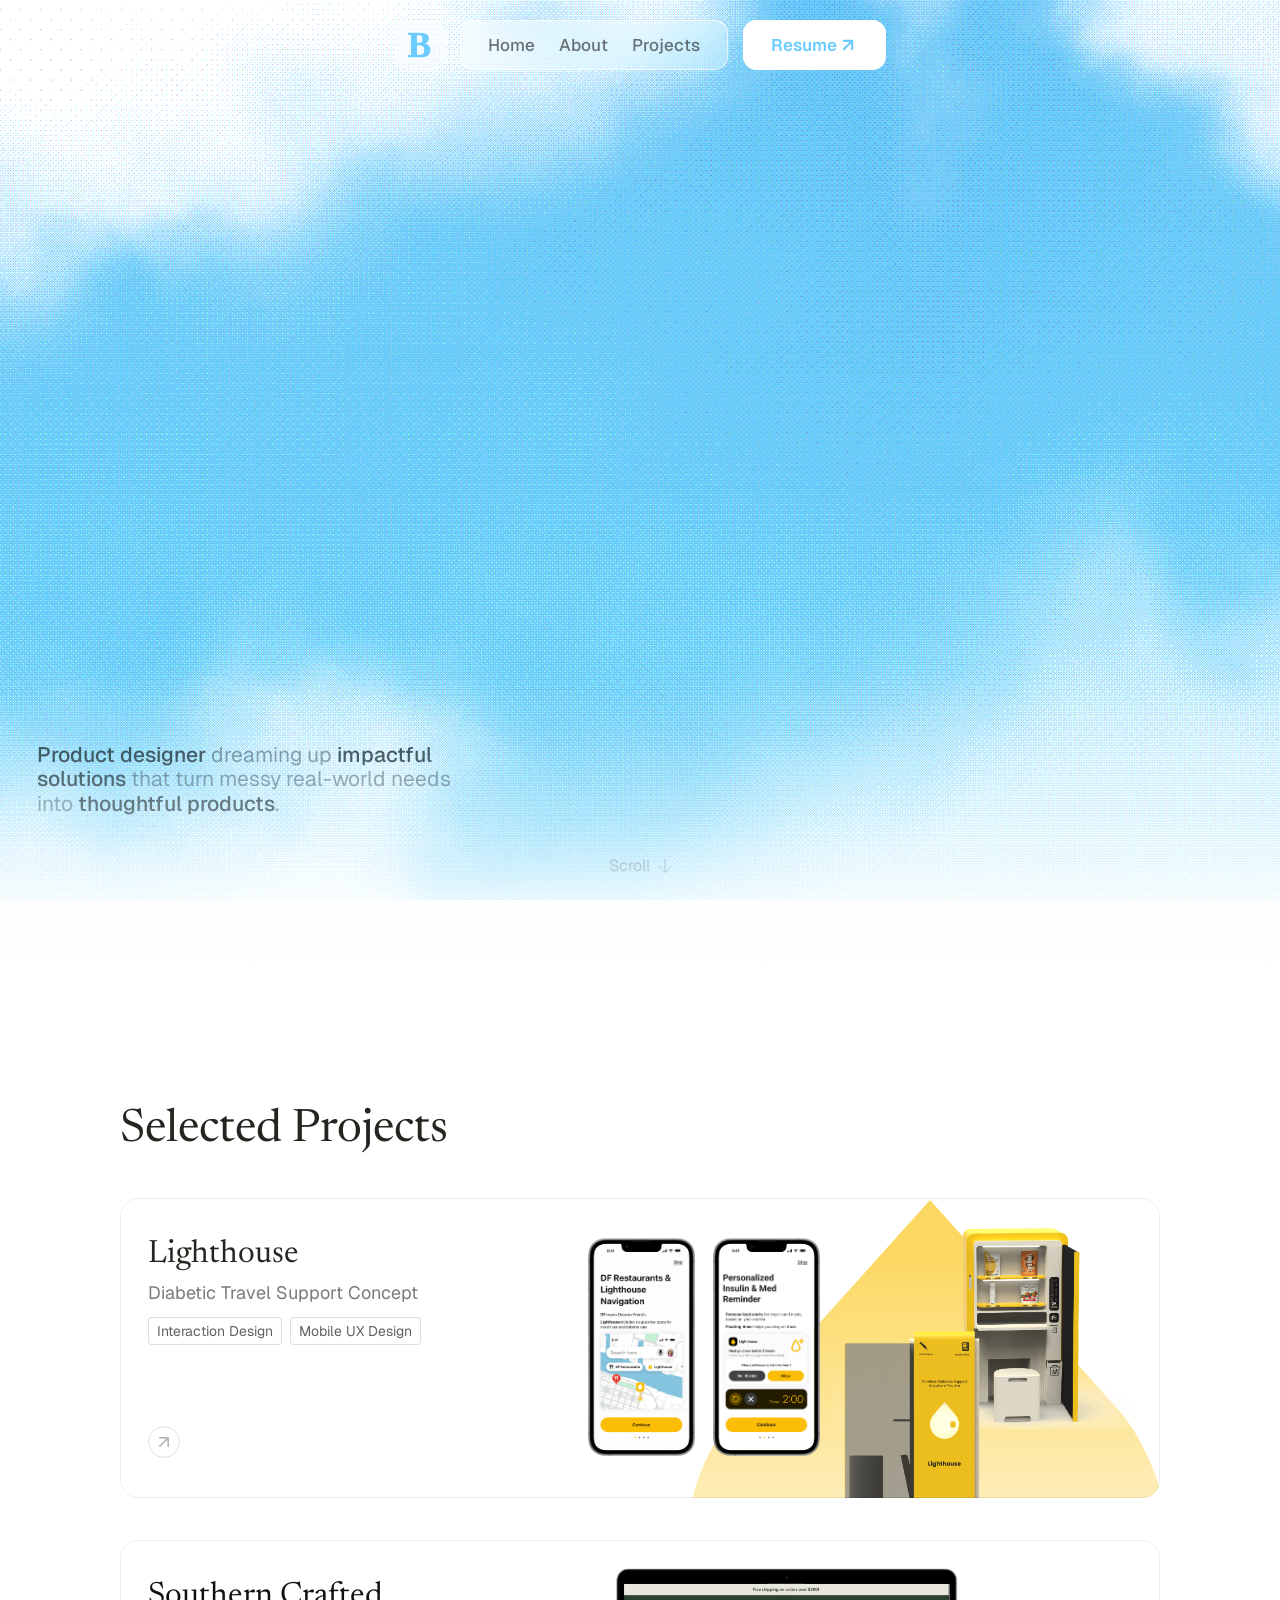
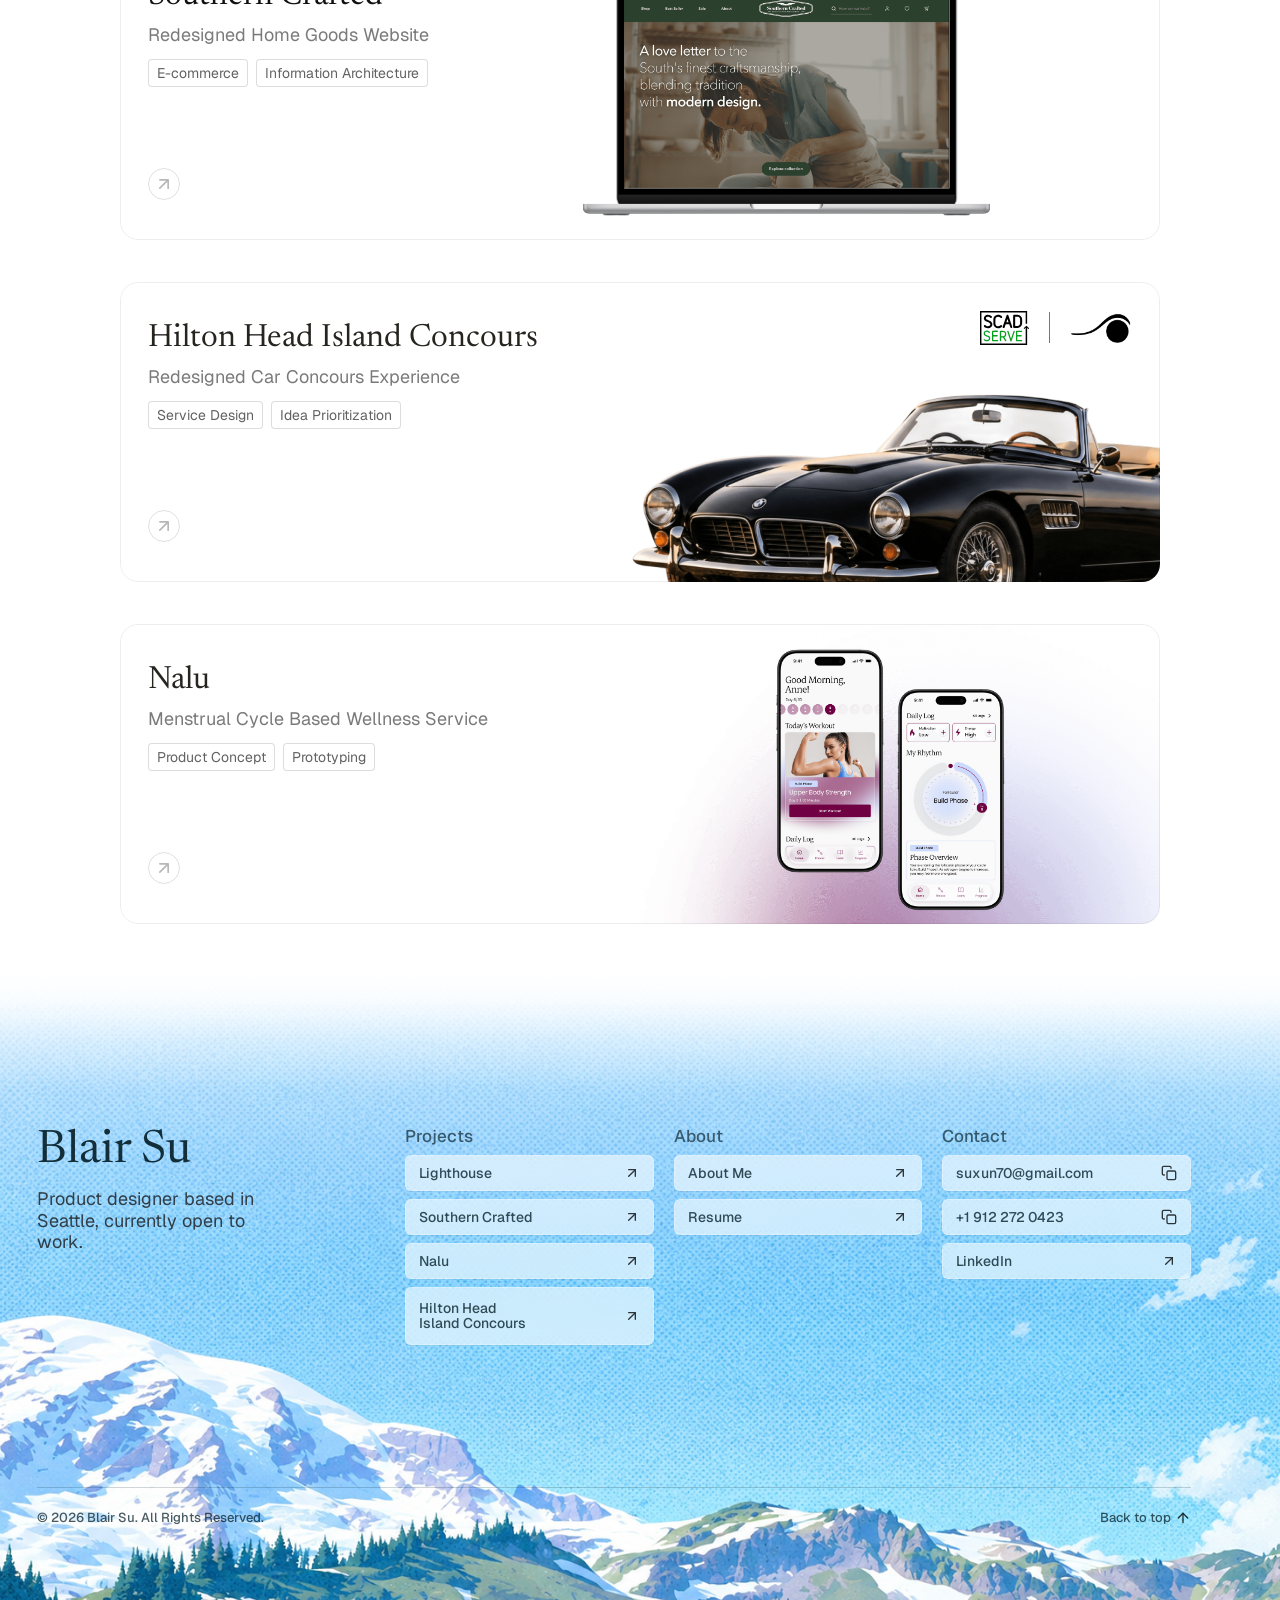
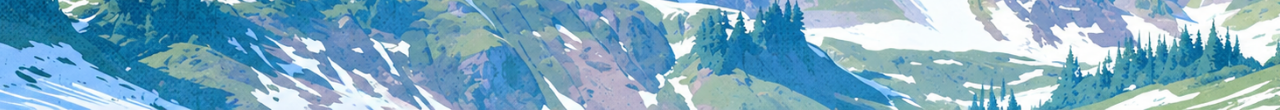
<file: index.html>
<!DOCTYPE html><html data-wf-domain="lw-summer-25.workos.com" data-wf-page="68596814c45473fe28c30704" data-wf-site="6849810079ba14868893d16e" lang="en" class=" w-mod-js w-mod-ix"><head><style>.wf-force-outline-none[tabindex="-1"]:focus{outline:none;}</style><meta charset="utf-8"><link href="https://cdn.prod.website-files.com" rel="preconnect" crossorigin="anonymous"><title>Blair Su</title><meta content="Portfolio of Blair Su, product designer." name="description"><meta content="Blair Su" property="og:title"><meta content="Portfolio of Blair Su, product designer." property="og:description"><meta content="https://cdn.prod.website-files.com/6849810079ba14868893d16e/684c8301754ba9470f879fbf_og-image.png" property="og:image"><meta content="Blair Su" name="twitter:title"><meta content="Portfolio of Blair Su, product designer." name="twitter:description"><meta property="og:type" content="website"><meta content="summary_large_image" name="twitter:card"><meta content="width=device-width, initial-scale=1" name="viewport"><link href="./assets/launch-week-s25.shared.750442e6f.min.css" rel="stylesheet" type="text/css" integrity="sha384-dQRC5vWZfLW7zYmuqETSEZMyh11N5Oy4UqUfQWJYR5Wnkk9+WXZctgnSPtHiJmKL" crossorigin="anonymous"><script type="text/javascript">!function(o,c){var n=c.documentElement,t=" w-mod-";n.className+=t+"js",("ontouchstart"in o||o.DocumentTouch&&c instanceof DocumentTouch)&&(n.className+=t+"touch")}(window,document);</script><link href="./assets/blair-su-favicon-b.png" rel="shortcut icon" type="image/png"><link href="./assets/blair-su-favicon-b.png" rel="apple-touch-icon"><link href="./" rel="canonical"><meta name="robots" content="index,follow"><script>!function(){var w=0,h=0,t=null;function n(){var e=window.visualViewport||{},r=[e.height,document.documentElement.clientHeight].map(function(e){return Math.round(e||0)}).filter(Boolean),i=Math.round(e.width||document.documentElement.clientWidth||window.innerWidth||0),o=Math.round((screen&&screen.height)||0),a=Math.max.apply(Math,r);if(o&&matchMedia("(hover:none) and (pointer:coarse)").matches&&i<=1500){var c=i<768?28:20,l=Math.round(o*(i<768?.88:.88));a=Math.max(a,Math.min(l,a+c))}return{width:i,height:a}}function r(){var e=n();if(!e.height)return;if(!w||Math.abs(e.width-w)>8){w=e.width;h=e.height}else h=Math.max(h,e.height);document.documentElement.style.setProperty("--hero-mobile-height",h+"px")}function i(){t&&clearTimeout(t),t=setTimeout(r,180)}r(),setTimeout(r,80),setTimeout(r,450),window.addEventListener("resize",i,{passive:!0}),window.addEventListener("orientationchange",function(){w=0,h=0,setTimeout(r,240)},{passive:!0}),window.visualViewport&&window.visualViewport.addEventListener("resize",i,{passive:!0})}();</script><script>!function(){var p=navigator.platform||"",u=navigator.userAgent||"",i=/iPad/.test(u)||p==="iPad"||(p==="MacIntel"&&navigator.maxTouchPoints>1);if(i)document.documentElement.classList.add("is-ipad")}();</script><link rel="stylesheet" href="./assets/footer-project-preview.css?v=3"></head><body class="loaded"><div class="header-blur-layer"></div><nav class="portfolio-header" aria-label="Portfolio navigation"><div class="portfolio-header-layout"><a class="portfolio-header-logo-link" href="./" data-home-reload aria-label="Home"><span class="portfolio-header-logo-text" aria-hidden="true">B</span></a><div class="portfolio-header-liquid" aria-label="Primary navigation"><a class="portfolio-header-nav-link" href="./" data-home-reload>Home</a><a class="portfolio-header-nav-link" href="./about.html">About</a><a class="portfolio-header-nav-link" href="#selected-projects" data-scroll-projects>Projects</a></div><a class="portfolio-header-resume-link" href="https://docs.google.com/document/d/1EQt0uCxezmY4o4NZ14qj3Sk8BYZWphJlj4wIumuw6OQ/edit?usp=sharing" target="_blank" rel="noopener noreferrer" aria-label="Resume"><span>Resume</span><svg class="portfolio-header-resume-arrow" width="24" height="24" viewBox="0 0 24 24" fill="none" xmlns="http://www.w3.org/2000/svg" aria-hidden="true"><path d="M7 17L17 7" stroke="currentColor" stroke-width="2" stroke-linecap="round" stroke-linejoin="round"/><path d="M7 7H17V17" stroke="currentColor" stroke-width="2" stroke-linecap="round" stroke-linejoin="round"/></svg></a><button class="portfolio-header-menu-toggle" type="button" aria-label="Open menu" aria-expanded="false" aria-controls="portfolio-mobile-menu"><span></span><span></span><span></span></button><div class="portfolio-header-mobile-panel" id="portfolio-mobile-menu" aria-hidden="true"><div class="portfolio-mobile-menu-inner"><nav class="portfolio-mobile-menu-primary" aria-label="Mobile primary navigation"><a class="portfolio-header-mobile-link portfolio-mobile-main-link" href="./" data-home-reload>Home</a><a class="portfolio-header-mobile-link portfolio-mobile-main-link" href="./about.html">About</a></nav><section class="portfolio-mobile-menu-section" aria-label="Project navigation"><h2 class="portfolio-mobile-menu-section-title">Project</h2><a class="portfolio-mobile-project-link" href="./project-1-lighthouse/"><span class="portfolio-mobile-project-icon-wrap"><img src="./assets/mobile-menu-project-icon.svg" alt="" class="portfolio-mobile-project-icon"></span><span class="portfolio-mobile-project-title">Lighthouse<span class="portfolio-mobile-project-time">5 min</span></span></a><a class="portfolio-mobile-project-link" href="./project-2-southerncrafted/"><span class="portfolio-mobile-project-icon-wrap"><img src="./assets/southern-crafted-logo.svg" alt="" class="portfolio-mobile-project-icon"></span><span class="portfolio-mobile-project-title">Southern Crafted<span class="portfolio-mobile-project-time">5 min</span></span></a><a class="portfolio-mobile-project-link" href="./project-3-hhi/"><span class="portfolio-mobile-project-icon-wrap"><img src="./assets/mobile-menu-hhi.png" alt="" class="portfolio-mobile-project-icon"></span><span class="portfolio-mobile-project-title">Hilton Head Island Concours<span class="portfolio-mobile-project-time">4 min</span></span></a><a class="portfolio-mobile-project-link" href="./project-4-nalu/"><span class="portfolio-mobile-project-icon-wrap"><img src="./assets/mobile-menu-nalu.png" alt="" class="portfolio-mobile-project-icon"></span><span class="portfolio-mobile-project-title">Nalu<span class="portfolio-mobile-project-time">3 min</span></span></a></section><section class="portfolio-mobile-menu-section cc-other" aria-label="Other navigation"><h2 class="portfolio-mobile-menu-section-title">Other</h2><a class="portfolio-header-mobile-link portfolio-mobile-other-link cc-resume" href="https://docs.google.com/document/d/1EQt0uCxezmY4o4NZ14qj3Sk8BYZWphJlj4wIumuw6OQ/edit?usp=sharing" target="_blank" rel="noopener noreferrer"><span>Resume</span><svg class="portfolio-header-mobile-arrow" width="18" height="18" viewBox="0 0 24 24" fill="none" xmlns="http://www.w3.org/2000/svg" aria-hidden="true"><path d="M7 17L17 7" stroke="currentColor" stroke-width="2" stroke-linecap="round" stroke-linejoin="round"/><path d="M7 7H17V17" stroke="currentColor" stroke-width="2" stroke-linecap="round" stroke-linejoin="round"/></svg></a></section></div></div></div></nav><div class="page-wrapper"><div class="w-embed"><style>
:root{--in-out-quint: cubic-bezier(.645, .045, .355, 1)}*{-webkit-font-smoothing:antialiased;-moz-osx-font-smoothing:grayscale}a{color:inherit;text-decoration:inherit;font-size:inherit}.hero-cloud.cc-1{animation:cloud_effect 5s ease-in infinite}.hero-cloud.cc-2{animation:cloud_effect 10s ease-in infinite}.hero-cloud.cc-3{animation:cloud_effect 15s ease-in infinite}.hero-cloud.cc-4{animation:cloud_effect 20s ease-in infinite}@keyframes cloud_effect{0%{opacity:0;transform:scale(1)}25%,75%{opacity:1}to{transform:scale(3);opacity:0}}.paused .hero-cloud{animation-play-state:paused!important}.hero-bg{animation:bgIn 1.2s ease-in backwards;animation-delay:.1s}@keyframes bgIn{0%{opacity:0}to{opacity:1}}.hero-title canvas{opacity:0;animation:logoReveal 1.8s var(--in-out-quint) forwards;animation-delay:.2s;animation-play-state:paused}.loaded .hero-title canvas{animation-play-state:running}@keyframes logoReveal{0%{opacity:0;transform:scale(.8) translateY(30px)}to{opacity:1;transform:scale(1) translateY(0)}}@keyframes fadeIn{0%{opacity:0}to{opacity:1}}@keyframes windowIn{0%{opacity:0;transform:scale(.98) translateY(20px)}to{opacity:1;transform:scale(1) translateY(0)}}.card-arrow-underline{transform:scaleX(0);transition:transform .25s var(--in-out-quint);transform-origin:left}.card-arrow-icon{transition:transform .25s var(--in-out-quint);will-change:transform}@media (hover: hover){.launch-card-content:hover .card-arrow-underline{transform:scaleX(1)}.launch-card-content:hover .card-arrow-icon{transform:translate(2px) translateY(-2px);transition-delay:.1s}}.ak-textfield::-moz-placeholder{-moz-transition:all .65s ease-in-out .2s;transition:all .65s ease-in-out .2s}.ak-card,.ak-primarybutton,.field-group,.ak-label,.ak-textfield,.ak-textfield::placeholder,.u-bg-img.cc-1,.u-bg-img.cc-2,.u-bg-img.cc-3{transition:all .65s ease-in-out .2s}.custom-css-1,.custom-css-2,.custom-css-3{transition-delay:.4s}.example-2 .custom-css-1{opacity:0}.example-2 .custom-css-2{opacity:1}.example-2 .custom-css-3{opacity:0}.example-2 .ak-card{background-color:#dcdcdc;border-radius:0}.example-2 .ak-primarybutton{background-color:#d9d9d9;box-shadow:-1.636px -1.636px 0 1.091px #797979 inset,-2.182px -2.182px 0 3.273px #a9a9a9 inset,2.182px 2.182px 0 1.091px #d9d9d9 inset,2.182px 2.182px 0 3.273px #fff inset}.example-2 .ak-label{opacity:0}.example-2 .field-group.cc-email{transform:translateY(-19px)}.example-2 .ak-textfield{border-radius:0}.example-2 .ak-textfield::-moz-placeholder{color:#000}.example-2 .ak-textfield::placeholder{color:#000}.example-2 .u-bg-img.cc-2{opacity:1}.example-2 .u-bg-img.cc-1,.example-2 .u-bg-img.cc-3,.example-3 .custom-css-1,.example-3 .custom-css-2{opacity:0}.example-3 .custom-css-3{opacity:1}.example-3 .ak-card{background-color:#fff;border-radius:0}.example-3 .ak-primarybutton{background-color:#ffe1b0;box-shadow:-1px -1px 0 2px #797979 inset,1px 1px 0 2px #fff inset}.example-3 .ak-label{opacity:0}.example-3 .field-group.cc-email{transform:translateY(-19px)}.example-3 .ak-textfield{border-radius:0;border:1px solid transparent;border-bottom:1px solid #000;padding-left:0}.example-3 .ak-textfield::-moz-placeholder{color:#000}.example-3 .ak-textfield::placeholder{color:#000}.example-3 .u-bg-img.cc-2,.example-3 .u-bg-img.cc-1{opacity:0}.example-3 .u-bg-img.cc-3{opacity:1}.feature-flag-panel-item.cc-beta .feature-flag-switch{cursor:pointer}.feature-flag-panel{transition:transform .45s ease-in-out,opacity .45s ease-in-out;transition-delay:.1s;transform:translate(12px);opacity:0}.feature-flag-switch-inner{transition:transform .18s var(--in-out-quint)}.feature-flag-switch{transition:background-color .18s var(--in-out-quint)}.feature-flag-switch.cc-on{background-color:#d8dbff}.feature-flag-switch.cc-on .feature-flag-switch-inner{transform:translate(29px)}.swim-club-search,.swim-club-card,.swim-club-divider,.swim-club-switch{transition:all .45s var(--in-out-quint)}.swim-club-inner .swim-club-switch{transform:translateY(-20px);opacity:0}.swim-club-inner .swim-club-search,.swim-club-inner .swim-club-divider{transform:translateY(-100px)}.swim-club-inner .swim-club-divider:first-of-type{opacity:0;transform:translateY(0)}.swim-club-inner .swim-club-card{transform:translateY(-100px)}.visible .feature-flag-panel{transform:translate(0);opacity:1}.beta .swim-club-inner .swim-club-switch{transform:translateY(0);opacity:1}.beta .swim-club-inner .swim-club-search,.beta .swim-club-inner .swim-club-divider{transform:translateY(0)}.beta .swim-club-inner .swim-club-divider:first-of-type{opacity:1;transform:translateY(0)}.beta .swim-club-inner .swim-club-card{transform:translateY(0)}.analytics-item{transform:translateY(-20px) scale(.95);opacity:0;transition:transform .45s var(--in-out-quint),opacity .45s var(--in-out-quint);transition-delay:0s}.analytics-row-border{opacity:0;transition:opacity .3s var(--in-out-quint)}.intro .analytics-item.cc-1{transition-delay:.1s}.intro .analytics-item.cc-2{transition-delay:.2s}.intro .analytics-item.cc-3{transition-delay:.3s}.intro .analytics-item.cc-4{transition-delay:.4s}.intro .analytics-item{transform:translateY(0) scale(1);opacity:1}.analytics-switch-toggle{transition:transform .24s var(--in-out-quint)}.analytics-switch{transition:background-color .24s var(--in-out-quint)}.analytics-data-stream{opacity:0;transition:opacity .3s var(--in-out-quint)}.on .analytics-row-border{opacity:1}.on .analytics-switch-toggle{transform:translate(42px)}.on.cc-ga .analytics-switch{background-color:#ffc382}.on.cc-segment .analytics-switch{background-color:#afdbc6}.on .analytics-data-stream{opacity:1}.ga-stream-bar{animation:scaleY 2s ease-in-out infinite;animation-play-state:paused}.ga-stream-row:nth-child(1) .ga-stream-bar:nth-child(1){height:30px;opacity:1}.ga-stream-row:nth-child(1) .ga-stream-bar:nth-child(2){height:46px;opacity:.75;animation-delay:.7s}.ga-stream-row:nth-child(1) .ga-stream-bar:nth-child(3){height:40px;opacity:.5;animation-delay:.3s}.ga-stream-row:nth-child(1) .ga-stream-bar:nth-child(4){height:46px;opacity:1;animation-delay:1.1s}.ga-stream-row:nth-child(1) .ga-stream-bar:nth-child(5){height:30px;opacity:.75;animation-delay:.5s}.ga-stream-row:nth-child(1) .ga-stream-bar:nth-child(6){height:40px;opacity:.5;animation-delay:.9s}.ga-stream-row:nth-child(1) .ga-stream-bar:nth-child(7){height:46px;opacity:1;animation-delay:.2s}.ga-stream-row:nth-child(1) .ga-stream-bar:nth-child(8){height:30px;opacity:.75;animation-delay:1.3s}.ga-stream-row:nth-child(1) .ga-stream-bar:nth-child(9){height:40px;opacity:.5;animation-delay:.6s}.ga-stream-row:nth-child(1) .ga-stream-bar:nth-child(10){height:46px;opacity:1;animation-delay:.4s}.ga-stream-row:nth-child(1) .ga-stream-bar:nth-child(11){height:30px;opacity:.75;animation-delay:1s}.ga-stream-row:nth-child(1) .ga-stream-bar:nth-child(12){height:40px;opacity:.5;animation-delay:.8s}.ga-stream-row:nth-child(2) .ga-stream-bar:nth-child(1){height:30px;opacity:1}.ga-stream-row:nth-child(2) .ga-stream-bar:nth-child(2){height:46px;opacity:.75;animation-delay:.7s}.ga-stream-row:nth-child(2) .ga-stream-bar:nth-child(3){height:40px;opacity:.5;animation-delay:.3s}.ga-stream-row:nth-child(2) .ga-stream-bar:nth-child(4){height:46px;opacity:1;animation-delay:1.1s}.ga-stream-row:nth-child(2) .ga-stream-bar:nth-child(5){height:30px;opacity:.75;animation-delay:.5s}.ga-stream-row:nth-child(2) .ga-stream-bar:nth-child(6){height:40px;opacity:.5;animation-delay:.9s}.ga-stream-row:nth-child(2) .ga-stream-bar:nth-child(7){height:46px;opacity:1;animation-delay:.2s}.ga-stream-row:nth-child(2) .ga-stream-bar:nth-child(8){height:30px;opacity:.75;animation-delay:1.3s}.ga-stream-row:nth-child(2) .ga-stream-bar:nth-child(9){height:40px;opacity:.5;animation-delay:.6s}.ga-stream-row:nth-child(2) .ga-stream-bar:nth-child(10){height:46px;opacity:1;animation-delay:.4s}.ga-stream-row:nth-child(2) .ga-stream-bar:nth-child(11){height:30px;opacity:.75;animation-delay:1s}.ga-stream-row:nth-child(2) .ga-stream-bar:nth-child(12){height:40px;opacity:.5;animation-delay:.8s}@keyframes scaleY{0%,to{transform:scaleY(.85)}50%{transform:scaleY(1)}}.ga-stream{animation:stream 10s linear infinite;animation-play-state:paused}@keyframes stream{0%{transform:translate(0)}to{transform:translate(-50%)}}.segment-stream-item{animation:stream 10s linear infinite;animation-play-state:paused;position:relative}.segment-stream-item:nth-child(2){animation-duration:8s;left:-45px}.segment-stream-item:nth-child(3){animation-duration:9s;left:-20px}.segment-stream-item:nth-child(4){animation-duration:9s;left:-5px}.visible .segment-stream-item,.visible .ga-stream,.visible .ga-stream-bar{animation-play-state:running}.blinking{animation:blink 1.2s infinite}@keyframes blink{0%{opacity:1}50%{opacity:.6}}.cli-otp-window{transform:translateY(50%) scale(.9);transition:transform .45s var(--in-out-quint)}.cli-window{transform:translateY(0);transition:transform .45s var(--in-out-quint)}.open .cli-window{transform:translateY(40%)}.open .cli-otp-window{transform:translateY(0) scale(1)}.open .cli-cursor.cc-2{background-color:transparent;animation:none}.cli-otp-field{transition:all .2s ease}.cli-otp-letter{opacity:0;transition:opacity .2s ease}.cli-otp-field.active{box-shadow:0 0 0 2px #6dc8df}.cli-otp-field.filled .cli-otp-letter{opacity:1}.cli-success-text{opacity:0;transform:translateY(10px);transition:opacity .45s var(--in-out-quint),transform .45s var(--in-out-quint)}.cli-window-success{opacity:0;transition:opacity .2s var(--in-out-quint)}.success .cli-window-success{opacity:1}.success .cli-success-text{opacity:1;transform:translateY(0)}.success .cli-success-check path{stroke-dasharray:30;stroke-dashoffset:30;animation:check .45s var(--in-out-quint) both}@keyframes check{0%{stroke-dashoffset:100%}to{stroke-dashoffset:0%}}.cli-restart div{cursor:pointer}.next-launch-wrap .countdown{margin-top:32px}.next-launch-wrap .countdown-figure{font-size:64px;opacity:.8}.next-launch-wrap .countdown-label{font-size:22px;opacity:.8}.next-launch-wrap .countdown-cell{padding-top:24px;padding-bottom:24px}@media (max-width: 767px){.next-launch-wrap .countdown{margin-top:32px}.next-launch-wrap .countdown-figure{font-size:32px;opacity:.8}.next-launch-wrap .countdown-label{font-size:16px;opacity:.8}.next-launch-wrap .countdown-cell{padding-top:14px;padding-bottom:14px}}.launch-card.cc-next-launch{-webkit-mask-image:linear-gradient(to bottom,rgb(0,0,0) 40%,rgba(0,0,0,0) 90%);mask-image:linear-gradient(to bottom,#000 40%,#0000 90%)}@media (max-width: 479px){.launch-card .window{padding:0;box-shadow:none}.launch-card .window-inner{border:none}.launch-card .launch-card-inner{border-radius:0}.launch-card .window-top{margin-right:0;margin-left:0;border-bottom:1px solid #000}.cli-otp-window{transform:translateY(10%) scale(.6)}.open .cli-otp-window{transform:translateY(0) scale(.7)}.open .cli-window{transform:translateY(25%)}}
</style><style>@import url("https://fonts.googleapis.com/css2?family=Geist:wght@400;500;600&family=Newsreader:opsz,wght@6..72,400&display=swap");body{font-family:Geist,Arial,sans-serif}.portfolio-header{z-index:2147483647!important;position:fixed;top:42px;left:0;right:0;width:100%;display:flex;justify-content:center;align-items:center;color:#031c25;font-family:Geist,Arial,sans-serif;font-size:16px;font-weight:500;line-height:1;letter-spacing:0}.header-blur-layer{position:fixed;left:0;right:0;top:0;height:96px;background:linear-gradient(to bottom,rgba(255,255,255,.14),rgba(255,255,255,.05) 58%,rgba(255,255,255,0));backdrop-filter:blur(20px);-webkit-backdrop-filter:blur(20px);-webkit-mask-image:linear-gradient(to bottom,#000 0%,#000 58%,rgba(0,0,0,.55) 78%,transparent 100%);mask-image:linear-gradient(to bottom,#000 0%,#000 58%,rgba(0,0,0,.55) 78%,transparent 100%);opacity:0;pointer-events:none;transition:opacity .2s ease;z-index:1000}body.is-content-scrolled .header-blur-layer{opacity:1}.portfolio-header-menu{height:54px;display:inline-flex;align-items:center;justify-content:center;gap:0;padding:0 18px;border:1px solid rgba(34,34,34,.14);box-sizing:border-box;border-radius:12px;background:rgba(255,255,255,.58);backdrop-filter:blur(16px);-webkit-backdrop-filter:blur(16px);box-shadow:none}.portfolio-header-nav-link{position:relative;z-index:1;height:54px;display:inline-flex;align-items:center;justify-content:center;box-sizing:border-box;border:0;padding:0 16px;color:inherit;text-decoration:none;font-family:Geist,Arial,sans-serif;font-size:16px;font-weight:500;line-height:1;letter-spacing:0;white-space:nowrap;background:transparent;box-shadow:none;opacity:.86;transition:opacity .18s ease}.portfolio-header-nav-link:hover{opacity:1;color:rgba(3,28,37,.48)}.portfolio-header-divider{display:block;width:1px;height:26px;margin:0 18px;background:rgba(3,28,37,.14);flex:0 0 auto}.portfolio-header-resume{opacity:.9;gap:6px}.portfolio-header-resume-icon{width:14px;height:14px;display:block;opacity:.82;flex:0 0 auto}.hero.cc-full .hero-intro-copy{z-index:12;position:absolute;left:max(32px,calc((100vw - 1270px) / 2 + 32px));bottom:83px;max-width:430px;transform:none;text-align:left;color:rgba(3,28,37,.48);font-family:Geist,Arial,sans-serif;font-size:21px;font-weight:400;line-height:1.18;letter-spacing:0}.hero.cc-full .hero-intro-copy .intro-em{color:rgba(3,28,37,.86);font-weight:500}.hero.cc-full .hero-scroll-indicator{color:rgba(3,28,37,.48)!important;background:transparent!important;border:0!important;border-radius:0!important;box-shadow:none!important;width:auto!important;height:auto!important;padding:0!important;display:flex!important;flex-direction:row!important;align-items:center!important;gap:8px!important}.hero.cc-full .hero-scroll-indicator .u-flex{display:flex!important;width:14px;height:14px}.hero.cc-full .hero-scroll-indicator svg rect{fill:rgba(3,28,37,.48)!important}.hero.cc-full .hero-bottom{transform:translateY(-5px)!important}.portfolio-main{padding:24px 32px 120px;max-width:1270px;margin:0 auto}.intro-about-section{min-height:auto;padding:44px 0 64px;display:grid;grid-template-columns:300px minmax(0,720px);column-gap:134px;align-items:start}.intro-profile{position:relative;width:156px;isolation:isolate;perspective:1000px;cursor:default}.intro-avatar{position:relative;z-index:1;display:block;width:156px;height:156px;border-radius:7px;object-fit:cover;object-position:center 42%;transform-style:preserve-3d;transition:transform .4s ease-in-out,box-shadow .4s ease-in-out;box-shadow:0 0 0 1px rgba(15,15,20,.08);will-change:transform,box-shadow}.intro-profile.is-card-tilting .intro-avatar{box-shadow:0 0 0 1px rgba(15,15,20,.12)}.intro-status{position:absolute;left:116px;top:124px;height:36px;width:max-content;padding:0 14px;display:inline-flex;align-items:center;justify-content:center;gap:12px;border:1px solid rgba(34,34,34,.14);border-radius:6px;background:rgba(255,255,255,.58);box-shadow:0 1px 1px rgba(3,28,37,.06),inset 0 0 0 1px rgba(255,255,255,.24);backdrop-filter:blur(10px);-webkit-backdrop-filter:blur(10px);font-family:Geist,Arial,sans-serif;font-size:16px;font-weight:500;line-height:1;color:rgba(15,15,20,.88);white-space:nowrap;z-index:5}.intro-status-dot{position:relative;flex:0 0 auto;width:12px;height:12px;border-radius:50%;background:#25b75a}.intro-status-dot:before{content:"";position:absolute;left:50%;top:50%;width:24px;height:24px;border-radius:50%;background:rgba(37,183,90,.18);transform:translate(-50%,-50%) scale(.72);animation:introStatusPulse 1.6s ease-in-out infinite}.intro-status-dot:after{content:"";position:absolute;left:50%;top:50%;width:12px;height:12px;border-radius:50%;background:#25b75a;transform:translate(-50%,-50%)}@keyframes introStatusPulse{0%,100%{opacity:.34;transform:translate(-50%,-50%) scale(.72)}50%{opacity:1;transform:translate(-50%,-50%) scale(1)}}.intro-heading{font-family:Newsreader,Georgia,serif;font-size:39px;font-weight:400;line-height:1.05;letter-spacing:0;margin:0 0 28px;color:rgba(24,24,27,.92)}.intro-copy{font-family:Geist,Arial,sans-serif;color:rgba(15,15,20,.52);font-size:21px;font-weight:400;line-height:1.58;letter-spacing:0}.intro-copy p{margin:0 0 34px;color:inherit;font:inherit;letter-spacing:0}.intro-copy p:last-child{margin-bottom:0}.intro-copy strong{color:rgba(15,15,20,.88);font-weight:500}.intro-copy a{color:rgba(15,15,20,.9);font-weight:500;text-decoration:underline;text-decoration-thickness:1px;text-underline-offset:4px}.favorite-projects{border-top:0}.portfolio-section{border-top:1px solid rgba(3,28,37,.28);padding:28px 0 72px;color:#031c25}.portfolio-section-label{font-family:W95FA,Arial,sans-serif;font-size:14px;line-height:1;opacity:.55;margin-bottom:28px}.portfolio-section-head{display:grid;grid-template-columns:minmax(0,1.05fr) minmax(260px,.65fr);gap:48px;align-items:end;margin-bottom:32px}.portfolio-section h2{font-family:Instrument Serif,Georgia,serif;font-size:72px;font-weight:400;line-height:.95;letter-spacing:0;margin:0}.portfolio-section h3{font-family:Instrument Serif,Georgia,serif;font-size:38px;font-weight:400;line-height:1.05;letter-spacing:0;margin:0 0 14px}.portfolio-section p{font-family:Geist,Arial,sans-serif;font-size:18px;line-height:1.35;letter-spacing:0;color:rgba(3,28,37,.68);margin:0}.project-grid{display:grid;grid-template-columns:repeat(4,minmax(0,1fr));border:1px solid rgba(3,28,37,.72);background:rgba(254,252,245,.55)}.project-item{min-height:260px;padding:22px 20px 24px;display:flex;flex-direction:column;border-right:1px solid rgba(3,28,37,.45)}.project-item:last-child{border-right:0}.project-index{font-family:W95FA,Arial,sans-serif;font-size:15px;color:rgba(3,28,37,.55);margin-bottom:auto}.resume-list{border-top:1px solid rgba(3,28,37,.72)}.resume-row{display:grid;grid-template-columns:minmax(0,1fr) 300px;gap:40px;border-bottom:1px solid rgba(3,28,37,.32);padding:28px 0}.resume-meta{font-family:W95FA,Arial,sans-serif;font-size:15px;line-height:1.35;color:rgba(3,28,37,.58);text-align:right}@media screen and (max-width:900px){.portfolio-header{left:52px;right:52px;width:auto;top:18px;font-size:16px}.portfolio-header-menu{padding:0 8px}.portfolio-header-nav-link{padding:0 14px}.portfolio-header-divider{margin:0 10px}.portfolio-main{padding:24px 52px 88px}.intro-about-section{min-height:auto;padding:22px 0 58px;grid-template-columns:180px minmax(0,1fr);column-gap:78px}.intro-profile{width:92px}.intro-avatar{width:92px;height:92px;border-radius:5px}.intro-status{left:68px;top:64px;height:32px;width:max-content;padding:0 10px;gap:7px;border-radius:5px;font-size:13px}.intro-status-dot{width:8px;height:8px}.intro-status-dot:before{width:16px;height:16px}.intro-status-dot:after{width:8px;height:8px}.intro-heading{font-size:36px;margin-bottom:24px}.intro-copy{font-size:21px;line-height:1.52}.intro-copy p{margin-bottom:24px}.portfolio-section-head,.resume-row{grid-template-columns:1fr;gap:18px}.portfolio-section h2{font-size:56px}.project-grid{grid-template-columns:1fr 1fr}.project-item{min-height:210px}.project-item:nth-child(2){border-right:0}.project-item:nth-child(-n+2){border-bottom:1px solid rgba(3,28,37,.45)}.resume-meta{text-align:left}}@media screen and (max-width:767px){.portfolio-main{padding:30px 28px 76px}.intro-about-section{min-height:auto;padding:10px 0 46px;display:flex;flex-direction:column;gap:42px}.intro-profile{width:92px}.intro-avatar{width:92px;height:92px;border-radius:4px}.intro-status{left:78px;top:65px;height:31px;width:max-content;padding:0 9px;gap:7px;border-radius:5px;font-size:15px}.intro-status-dot{width:8px;height:8px}.intro-status-dot:before{width:16px;height:16px}.intro-status-dot:after{width:8px;height:8px}.intro-heading{font-size:34px;margin-bottom:24px}.intro-copy{font-size:20px;line-height:1.48}.intro-copy p{margin-bottom:24px}.portfolio-section{padding-bottom:72px}.portfolio-section h2{font-size:46px}.portfolio-section h3{font-size:30px}.portfolio-section p{font-size:16px}.project-grid{grid-template-columns:1fr}.project-item{min-height:178px;border-right:0;border-bottom:1px solid rgba(3,28,37,.45)}.project-item:last-child{border-bottom:0}}.footer{height:calc(150px + 45.18vw)!important;min-height:0!important;overflow:hidden}.footer .footer-bg{inset:0!important}.footer .footer-bg:after{content:"";z-index:4;position:absolute;left:0;right:0;top:112px;height:168px;background:linear-gradient(180deg,var(--bg) 0%,rgba(254,252,245,.98) 18%,rgba(254,252,245,.68) 48%,rgba(254,252,245,0) 100%);pointer-events:none}.footer .footer-bg-overlay{background-image:linear-gradient(180deg,var(--bg) 0%,rgba(254,252,245,1) 20%,rgba(254,252,245,.82) 36%,rgba(254,252,245,.32) 56%,rgba(254,252,245,0) 72%)!important}.footer .u-bg-img.cc-footer{object-fit:contain!important;object-position:center 150px!important}@media screen and (max-width:767px){.footer{height:calc(150px + 67.8vw)!important}.footer .u-bg-img.cc-footer{left:0!important;right:auto!important;width:150%!important;object-fit:contain!important;object-position:left 150px!important}}@media screen and (min-width:901px) and (max-width:1599px){.hero.cc-full .hero-title{transform:translateY(calc(-5vh - 5px))!important}}@media screen and (min-width:1600px) and (min-height:900px){.hero.cc-full .hero-title{transform:translateY(calc(-7vh - 5px))!important}}@media screen and (min-width:768px) and (max-width:900px){.hero.cc-full .hero-intro-copy{left:52px;right:18px;bottom:77px;max-width:320px;transform:none;text-align:left;font-size:21px}}@media screen and (max-width:767px){.header-blur-layer{height:76px}.portfolio-header{top:18px;left:28px;right:28px;width:auto;font-size:14px}.portfolio-header-menu{width:100%;height:44px;padding:0 8px;border-radius:9px}.portfolio-header-nav-link{height:44px;font-size:14px;padding:0 9px}.portfolio-header-divider{height:20px;margin:0 6px}.hero.cc-full .hero-intro-copy{left:28px;right:28px;bottom:117px;max-width:320px;transform:none;text-align:left;font-size:20px}}</style><style id="portfolio-tablet-hero-copy-overrides">@media screen and (min-width:768px) and (max-width:900px){.hero.cc-full .hero-intro-copy{bottom:132px!important}.hero.cc-full .hero-bottom{display:flex!important;position:absolute!important;left:0!important;right:0!important;bottom:36px!important;height:auto!important;padding:0!important;transform:none!important;justify-content:center!important;align-items:center!important}}@media screen and (min-width:901px) and (max-width:1500px) and (orientation:landscape){html.is-ipad .hero.cc-full{height:var(--hero-mobile-height,100dvh)!important;min-height:0!important;margin-bottom:0!important;overflow:visible}html.is-ipad .hero.cc-full .hero-bg.cc-sticky,html.is-ipad .hero.cc-full .hero-bg.cc-static,html.is-ipad .hero.cc-full .hero-sticky,html.is-ipad .hero.cc-full .hero-header{height:var(--hero-mobile-height,100dvh)!important;min-height:0!important}html.is-ipad .hero.cc-full .hero-intro-copy{left:64px!important;right:auto!important;bottom:110px!important;max-width:440px!important;font-size:20px!important}html.is-ipad .hero.cc-full .hero-bottom{display:flex!important;position:absolute!important;left:0!important;right:0!important;bottom:42px!important;height:auto!important;padding:0!important;transform:none!important;justify-content:center!important;align-items:center!important}}@supports (-webkit-touch-callout:none){@media screen and (min-width:901px) and (max-width:1500px) and (orientation:landscape){.hero.cc-full{height:var(--hero-mobile-height,100dvh)!important;min-height:0!important;margin-bottom:0!important;overflow:visible}.hero.cc-full .hero-bg.cc-sticky,.hero.cc-full .hero-bg.cc-static,.hero.cc-full .hero-sticky,.hero.cc-full .hero-header{height:var(--hero-mobile-height,100dvh)!important;min-height:0!important}.hero.cc-full .hero-intro-copy{left:64px!important;right:auto!important;bottom:110px!important;max-width:440px!important;font-size:20px!important}.hero.cc-full .hero-bottom{display:flex!important;position:absolute!important;left:0!important;right:0!important;bottom:42px!important;height:auto!important;padding:0!important;transform:none!important;justify-content:center!important;align-items:center!important}}}</style><style id="portfolio-section-overrides">#content.portfolio-main{background:transparent!important}.portfolio-main{background:transparent}.favorite-projects,.experience-section,.education-section{background:transparent;box-shadow:none;clip-path:none}.portfolio-section{max-width:1154px;margin:0;border-top:0;padding:70px 0 58px;color:rgba(24,24,27,.92)}.portfolio-section h2{font-family:Newsreader,Georgia,serif;font-size:39px;font-weight:400;line-height:1.05;letter-spacing:0;margin:0 0 34px}.favorite-projects{padding-top:64px}.project-grid{display:grid;grid-template-columns:repeat(2,minmax(0,1fr));gap:32px 28px;border:0;background:transparent}.project-item{position:relative;min-height:218px;padding:20px 20px 18px;display:block;overflow:hidden;border:1px solid rgba(15,15,20,.08)!important;border-radius:14px;background:rgba(255,255,255,.76);box-shadow:none}.project-item h3,.portfolio-section .project-item h3{font-family:Geist,Arial,sans-serif;font-size:20px;font-weight:500;line-height:1.1;letter-spacing:0;margin:0 0 5px;color:rgba(24,24,27,.92)}.project-item p,.portfolio-section .project-item p{font-family:Geist,Arial,sans-serif;font-size:17px;font-weight:400;line-height:1.05;letter-spacing:0;color:rgba(24,24,27,.48);margin:0}.project-image-placeholder{position:absolute;right:-10px;bottom:12px;width:48%;height:62%;border-radius:10px;background:linear-gradient(135deg,rgba(218,231,244,.54),rgba(255,255,255,.18));opacity:.26}.project-card-arrow{position:absolute;left:20px;bottom:18px;width:29px;height:29px;display:flex;align-items:center;justify-content:center;border:1.5px solid rgba(24,24,27,.22);border-radius:50%;font-family:Geist,Arial,sans-serif;font-size:17px;line-height:1;color:rgba(24,24,27,.34);text-decoration:none}.project-card-arrow-icon{width:16px;height:16px;display:block;opacity:.34}.resume-list{border-top:0}.resume-row{display:grid;grid-template-columns:minmax(0,1fr) 240px;gap:32px;align-items:center;border-bottom:1px solid rgba(24,24,27,.12);padding:18px 0 17px}.experience-section .resume-row{padding:17px 0 16px}.portfolio-section .resume-row h3{font-family:Geist,Arial,sans-serif;font-size:21px;font-weight:400;line-height:1.18;letter-spacing:0;margin:0 0 5px;color:rgba(24,24,27,.9)}.portfolio-section .resume-row p{font-family:Geist,Arial,sans-serif;font-size:16px;font-weight:400;line-height:1.2;letter-spacing:0;color:rgba(24,24,27,.48);margin:0}.resume-meta{font-family:Geist,Arial,sans-serif;font-size:21px;font-weight:400;line-height:1.2;letter-spacing:0;color:rgba(24,24,27,.48);text-align:right}.mobile-title-break{display:none}.education-desktop-break{display:none}@media screen and (min-width:901px){.education-desktop-break{display:block}}.education-section{max-width:1154px;padding-top:82px}.education-section .resume-row{grid-template-columns:minmax(0,1fr) 170px;padding:22px 0 21px}.education-section h2{font-size:39px;margin-bottom:34px}.education-section .resume-row h3{font-size:21px;margin-bottom:5px}.education-section .resume-row p{font-size:16px}.education-section .resume-meta{font-size:21px}@media screen and (max-width:900px){.portfolio-main{padding-left:52px;padding-right:52px}.portfolio-section{max-width:100%;padding:58px 0 52px}.portfolio-section h2{font-size:36px;margin-bottom:30px}.project-grid{grid-template-columns:repeat(2,minmax(0,1fr));gap:24px 26px}.project-item{min-height:190px}.resume-row{grid-template-columns:minmax(0,1fr) 190px}.education-section{max-width:100%}.education-section .resume-row{grid-template-columns:minmax(0,1fr) 132px}.education-section .resume-row h3{font-size:21px}.education-section .resume-row p{font-size:16px}.education-section .resume-meta{font-size:21px}}@media screen and (min-width:768px) and (max-width:900px){.experience-section .resume-row{grid-template-columns:minmax(0,1fr) max-content}.experience-section .resume-meta{white-space:nowrap}}@media screen and (max-width:767px){.mobile-title-break{display:block}.portfolio-main{padding-left:28px;padding-right:28px}.portfolio-section{padding:46px 0 44px}.portfolio-section h2{font-size:34px;margin-bottom:28px}.project-grid{grid-template-columns:1fr;gap:18px}.project-item{min-height:178px}.resume-row,.education-section .resume-row{grid-template-columns:minmax(0,1fr) auto;gap:16px;align-items:start;padding:18px 0}.resume-meta,.education-section .resume-meta{text-align:right;font-size:17px;white-space:nowrap}.portfolio-section .resume-row h3,.education-section .resume-row h3{font-size:20px}.portfolio-section .resume-row p,.education-section .resume-row p{font-size:15px}.education-section h2{font-size:34px;margin-bottom:28px}}</style><style id="portfolio-resume-logo-overrides">@media screen and (min-width:768px){.resume-row.has-resume-logo{grid-template-columns:auto minmax(0,1fr) 240px!important;column-gap:18px!important;align-items:center!important}.resume-logo-cell{display:flex!important;align-items:center!important;gap:8px!important;min-width:50px!important}.resume-logo-frame{width:50px!important;height:50px!important;flex:0 0 50px!important;border-radius:12px!important;overflow:hidden!important;background:#fff!important;display:flex!important;align-items:center!important;justify-content:center!important;box-shadow:0 1px 1px rgba(3,28,37,.06),inset 0 0 0 1px rgba(24,24,27,.08)!important}.resume-logo-frame.cc-wide .resume-logo-img{width:84%!important;height:84%!important}.resume-logo-img{display:block!important;width:100%!important;height:100%!important;object-fit:contain!important;object-position:center!important}.resume-row-content{min-width:0!important}}@media screen and (max-width:767px){.resume-logo-cell{display:none!important}.resume-row.has-resume-logo{grid-template-columns:minmax(0,1fr) auto!important}}</style><style id="portfolio-experience-layout-overrides">.experience-section .resume-list{border-top:0!important}.experience-section .resume-row.has-resume-logo{grid-template-columns:58px minmax(320px,390px) minmax(0,1fr)!important;column-gap:18px!important;align-items:start!important;border-bottom:0!important;padding:26px 0 30px!important}.experience-section .resume-logo-cell{min-width:0!important;align-items:flex-start!important}.experience-section .resume-logo-frame{width:58px!important;height:58px!important;flex:0 0 58px!important;border-radius:12px!important}.experience-section .resume-row-content{min-width:0!important}.experience-section .resume-row-content h3,.experience-section .resume-row-content p:not(.experience-description),.experience-section .resume-row-content .resume-meta{white-space:nowrap!important}.experience-section .resume-row-content p:not(.experience-description){display:inline!important;margin-right:0!important}.experience-section .resume-row-content h3{font-size:21px!important;font-weight:500!important;line-height:1.14!important;margin:0 0 8px!important;color:rgba(24,24,27,.92)!important}.experience-section .resume-row-content p:not(.experience-description){font-size:17px!important;line-height:1.2!important;color:rgba(24,24,27,.56)!important}.experience-section .resume-meta{display:inline!important;grid-column:auto!important;font-size:17px!important;line-height:1.2!important;text-align:left!important;color:rgba(24,24,27,.56)!important;white-space:normal!important}.experience-description{grid-column:3!important;grid-row:1!important;font-family:Geist,Arial,sans-serif!important;font-size:21px!important;font-weight:400!important;line-height:1.46!important;letter-spacing:0!important;color:rgba(24,24,27,.62)!important;margin:0!important}@media screen and (min-width:768px){.experience-section .resume-meta:before{content:" · "}}@media screen and (min-width:768px) and (max-width:900px){.experience-section .resume-row.has-resume-logo{grid-template-columns:54px minmax(270px,320px) minmax(0,1fr)!important;column-gap:16px!important;padding:24px 0 28px!important}.experience-section .resume-logo-frame{width:54px!important;height:54px!important;flex-basis:54px!important}.experience-description{font-size:19px!important;line-height:1.42!important}.experience-section .resume-row-content h3{font-size:20px!important}.experience-section .resume-row-content p:not(.experience-description),.experience-section .resume-meta{font-size:16px!important}}@media screen and (max-width:767px){.experience-section .resume-list{border-top:0!important}.experience-section .resume-row.has-resume-logo{display:grid!important;grid-template-columns:54px minmax(0,1fr)!important;gap:14px 14px!important;align-items:center!important;border-bottom:0!important;padding:24px 0 34px!important}.experience-section .resume-logo-cell{display:flex!important;grid-column:1!important;grid-row:1!important;min-width:0!important}.experience-section .resume-logo-frame{width:54px!important;height:54px!important;flex:0 0 54px!important;border-radius:12px!important}.experience-section .resume-row-content{grid-column:2!important;grid-row:1!important}.experience-section .resume-row-content h3{font-size:20px!important;font-weight:500!important;line-height:1.12!important;margin:0 0 8px!important}.experience-section .resume-row-content p:not(.experience-description){font-size:16px!important;color:rgba(24,24,27,.56)!important}.experience-section .resume-meta{display:inline!important;font-size:16px!important;line-height:1.2!important;color:rgba(24,24,27,.56)!important;text-align:left!important;white-space:normal!important}.experience-section .resume-meta:before{content:" · "}.experience-description{grid-column:1 / -1!important;font-size:18px!important;line-height:1.48!important;color:rgba(24,24,27,.62)!important;margin:0!important}}</style><style id="portfolio-education-layout-overrides">.experience-section{padding-bottom:34px!important}.education-section{padding-top:34px!important}.education-section .resume-list{border-top:0!important}.education-section .education-row{grid-template-columns:58px minmax(320px,390px) minmax(0,1fr)!important;column-gap:18px!important;align-items:start!important;border-bottom:0!important;padding:26px 0 30px!important}.education-section .education-logo-cell{min-width:0!important;align-items:flex-start!important}.education-section .education-logo-frame{width:58px!important;height:58px!important;flex:0 0 58px!important;border-radius:12px!important;background:#fff!important}.education-section .education-logo-cell.cc-dual{position:relative!important;width:58px!important;height:58px!important;display:block!important}.education-section .education-logo-cell.cc-dual .education-logo-frame{position:absolute!important;width:42px!important;height:42px!important;flex-basis:42px!important;border-radius:10px!important}.education-section .education-logo-cell.cc-dual .education-logo-frame:first-child{left:0!important;top:0!important}.education-section .education-logo-cell.cc-dual .education-logo-frame:last-child{right:0!important;bottom:0!important}.education-section .education-row-content{min-width:0!important}.education-section .education-row-content h3{font-size:21px!important;font-weight:500!important;line-height:1.14!important;margin:0 0 8px!important;color:rgba(24,24,27,.92)!important}.education-section .education-row-content p:not(.education-description){font-size:17px!important;line-height:1.2!important;color:rgba(24,24,27,.56)!important}.education-section .resume-meta{display:inline!important;font-size:17px!important;line-height:1.2!important;text-align:left!important;color:rgba(24,24,27,.56)!important;white-space:normal!important}.education-description{grid-column:3!important;grid-row:1!important;font-family:Geist,Arial,sans-serif!important;font-size:21px!important;font-weight:400!important;line-height:1.46!important;letter-spacing:0!important;color:rgba(24,24,27,.62)!important;margin:0!important}@media screen and (min-width:768px){.education-section .resume-meta:before{content:" · "}}@media screen and (min-width:768px) and (max-width:900px){.experience-section{padding-bottom:30px!important}.education-section{padding-top:30px!important}.education-section .education-row{grid-template-columns:54px minmax(270px,320px) minmax(0,1fr)!important;column-gap:16px!important;padding:24px 0 28px!important}.education-section .education-logo-frame{width:54px!important;height:54px!important;flex-basis:54px!important}.education-description{font-size:19px!important;line-height:1.42!important}.education-section .education-row-content h3{font-size:20px!important}.education-section .education-row-content p:not(.education-description),.education-section .resume-meta{font-size:16px!important}}@media screen and (max-width:767px){.experience-section{padding-bottom:24px!important}.education-section{padding-top:24px!important}.education-section .resume-list{border-top:0!important}.education-section .education-row{display:grid!important;grid-template-columns:54px minmax(0,1fr)!important;gap:14px 14px!important;align-items:center!important;border-bottom:0!important;padding:24px 0 34px!important}.education-section .education-logo-cell{display:flex!important;grid-column:1!important;grid-row:1!important;min-width:0!important}.education-section .education-logo-frame{width:54px!important;height:54px!important;flex:0 0 54px!important;border-radius:12px!important}.education-section .education-logo-cell.cc-dual{width:54px!important;height:54px!important;display:block!important}.education-section .education-logo-cell.cc-dual .education-logo-frame{width:39px!important;height:39px!important;flex-basis:39px!important}.education-section .education-row-content{grid-column:2!important;grid-row:1!important}.education-section .education-row-content h3{font-size:20px!important;font-weight:500!important;line-height:1.12!important;margin:0 0 8px!important}.education-section .education-row-content p:not(.education-description){font-size:16px!important;color:rgba(24,24,27,.56)!important}.education-section .resume-meta{display:inline!important;font-size:16px!important;line-height:1.2!important;color:rgba(24,24,27,.56)!important;text-align:left!important;white-space:normal!important}.education-section .resume-meta:before{content:" · "}.education-description{grid-column:1 / -1!important;font-size:18px!important;line-height:1.48!important;color:rgba(24,24,27,.62)!important;margin:0!important}}</style><style id="portfolio-footer-overrides">.footer{position:relative;z-index:30;margin-top:-72px;height:clamp(632px,calc(52vw + 72px),752px)!important;min-height:0!important;overflow:hidden;color:rgba(3,28,37,.78)}.footer .footer-bg{inset:0!important}.footer .footer-bg:after{content:"";z-index:4;position:absolute;left:0;right:0;top:0;height:132px;background:linear-gradient(180deg,var(--bg) 0%,rgba(254,252,245,.86) 12%,rgba(254,252,245,.28) 46%,rgba(254,252,245,0) 82%);pointer-events:none}.footer .footer-bg-overlay{background-image:linear-gradient(180deg,var(--bg) 0%,rgba(254,252,245,.72) 6%,rgba(254,252,245,0) 24%)!important}.footer .u-bg-img.cc-footer{object-fit:cover!important;object-position:center bottom!important}.portfolio-footer-content{position:absolute;z-index:8;inset:0;max-width:1270px;box-sizing:border-box;margin:0 auto;padding:180px 32px 0;font-family:Geist,Arial,sans-serif;letter-spacing:0}.portfolio-footer-top{max-width:1154px;display:grid;grid-template-columns:1.4fr .95fr .78fr 1.35fr;gap:20px;align-items:start}.portfolio-footer-brand h2{font-family:Newsreader,Georgia,serif;font-size:46px;font-weight:400;line-height:1;margin:0 0 26px;color:rgba(3,28,37,.9)}.portfolio-footer-brand p{max-width:258px;margin:0;font-size:18px;font-weight:400;line-height:1.18;color:rgba(24,24,27,.8)}.portfolio-footer-column h3{margin:0 0 10px;font-family:Geist,Arial,sans-serif;font-size:17px;font-weight:500;line-height:1;color:rgba(3,28,37,.66)}.portfolio-footer-column a{min-height:36px;margin:0 0 8px;padding:0 14px;display:flex;align-items:center;justify-content:space-between;gap:12px;border-radius:6px;background:rgba(255,255,255,.58);box-shadow:0 1px 1px rgba(3,28,37,.06),inset 0 0 0 1px rgba(255,255,255,.24);backdrop-filter:blur(10px);-webkit-backdrop-filter:blur(10px);font-size:14px;font-weight:500;line-height:1.08;color:rgba(3,28,37,.78);text-decoration:none}.portfolio-footer-connect a{min-width:220px}.portfolio-footer-bottom{position:absolute;left:32px;right:auto;width:calc(100% - 64px);max-width:1154px;bottom:184px;display:flex;align-items:center;justify-content:space-between;border-top:1px solid rgba(3,28,37,.18);padding-top:22px;font-size:13px;font-weight:500;color:rgba(3,28,37,.72)}.portfolio-footer-bottom p{margin:0}.portfolio-footer-bottom a{text-decoration:none;color:inherit}.portfolio-footer-column a span:first-child{min-width:0}.footer-icon{width:16px;height:16px;display:block;opacity:.78}.footer-copy-link{cursor:pointer}.footer-copy-status{flex:0 0 auto;display:flex;align-items:center;justify-content:center}.footer-check-icon{width:16px;height:16px;display:block;color:rgba(3,28,37,.78)}.portfolio-footer-bottom a{display:inline-flex;align-items:center;gap:4px}.portfolio-footer-column a.footer-tall-link{min-height:58px}@media screen and (max-width:900px){.footer{height:716px!important}.footer .u-bg-img.cc-footer{object-position:center bottom!important}.portfolio-footer-content{max-width:none;margin:0;padding:146px 52px 0}.portfolio-footer-top{grid-template-columns:1fr 1fr 1.6fr;gap:18px}.portfolio-footer-brand{grid-column:1/-1;margin-bottom:44px}.portfolio-footer-brand h2{font-size:44px;margin-bottom:26px}.portfolio-footer-brand p{max-width:640px}.portfolio-footer-column a{min-height:37px}.portfolio-footer-bottom{left:52px;right:52px;width:auto;max-width:none;bottom:88px;border-top:0;padding-top:0}}@media screen and (max-width:767px){.footer{height:clamp(932px,calc(252vw + 72px),1012px)!important}.footer .footer-bg:after{height:104px}.footer .footer-bg-overlay{background-image:linear-gradient(180deg,var(--bg) 0%,rgba(254,252,245,.58) 6%,rgba(254,252,245,0) 20%)!important}.footer .u-bg-img.cc-footer{left:0!important;right:auto!important;width:160%!important;height:100%!important;object-fit:cover!important;object-position:left bottom!important}.portfolio-footer-content{padding:132px 28px 0}.portfolio-footer-top{display:block}.portfolio-footer-brand{margin-bottom:38px}.portfolio-footer-brand h2{font-size:31px;margin-bottom:24px}.portfolio-footer-brand p{max-width:288px;font-size:17px;line-height:1.18}.portfolio-footer-column{margin-bottom:28px}.portfolio-footer-column h3{margin-bottom:10px}.portfolio-footer-column a{min-height:36px;margin-bottom:9px;padding:0 14px;font-size:14px}.portfolio-footer-connect{margin-top:6px}.portfolio-footer-connect a{min-width:0}.portfolio-footer-bottom{left:28px;right:28px;width:auto;max-width:none;bottom:74px;align-items:flex-end;border-top:0;padding-top:0;font-size:12px;line-height:1.1}.portfolio-footer-bottom p{max-width:130px}.portfolio-footer-bottom a{white-space:nowrap}}</style><style id="portfolio-footer-hover-overrides">.footer-back-to-top{transition:color .18s ease,opacity .18s ease}.footer-back-to-top:hover{color:rgba(3,28,37,1)}.footer-back-to-top:hover .footer-icon{opacity:1}</style><style id="portfolio-header-size-overrides">@media screen and (min-width:901px){.portfolio-header{top:24px}.header-blur-layer{height:88px}.portfolio-header-menu{height:48px;padding:0 14px;border-radius:10px}.portfolio-header-nav-link{height:48px;padding:0 14px}.portfolio-header-divider{height:22px;margin:0 12px}}</style><style id="portfolio-hero-cloud-transition-overrides">#content.portfolio-main{position:relative!important;z-index:20!important;background:#fefcf5!important;box-shadow:none!important}#content.portfolio-main:before{content:"";position:absolute;left:calc(50% - 50vw);right:calc(50% - 50vw);top:-118px;height:118px;background:linear-gradient(180deg,rgba(254,252,245,0) 0%,rgba(254,252,245,.06) 18%,rgba(254,252,245,.32) 46%,rgba(254,252,245,.78) 78%,#fefcf5 100%);pointer-events:none;z-index:0}#content.portfolio-main>*{position:relative;z-index:1}.hero.cc-full{overflow:visible}.hero.cc-full:after{content:"";position:absolute;left:0;right:0;top:calc(var(--hero-mobile-height,100dvh) - 230px);height:330px;background:linear-gradient(180deg,rgba(254,252,245,0) 0%,rgba(254,252,245,.08) 18%,rgba(254,252,245,.34) 45%,rgba(254,252,245,.78) 76%,#fefcf5 100%);z-index:8;pointer-events:none}.hero-bg-overlay{height:54%!important;bottom:-28%!important;background-image:linear-gradient(180deg,rgba(254,252,245,0) 0%,rgba(254,252,245,.08) 44%,rgba(254,252,245,.38) 72%,rgba(254,252,245,.88) 100%)!important}@media screen and (max-width:767px){.hero.cc-full{overflow:visible}.hero.cc-full .hero-bg-img{height:248%!important}.hero-bg-overlay{height:102%!important;bottom:-102%!important;background-image:linear-gradient(180deg,rgba(254,252,245,0) 0%,rgba(254,252,245,0) 84%,rgba(254,252,245,.06) 94%,rgba(254,252,245,.26) 100%)!important}.hero.cc-full:after{display:block!important;top:auto!important;bottom:-1px!important;height:260px!important;background:linear-gradient(180deg,rgba(254,252,245,0) 0%,rgba(254,252,245,0) 62%,rgba(254,252,245,.10) 78%,rgba(254,252,245,.42) 94%,#fefcf5 100%)!important}#content.portfolio-main:before{top:-96px!important;height:96px!important;background:linear-gradient(180deg,rgba(254,252,245,0) 0%,rgba(254,252,245,.20) 42%,#fefcf5 100%)!important}}</style><style id="portfolio-mobile-hero-layout-overrides">@media screen and (max-width:767px){.hero.cc-full{height:var(--hero-mobile-height,100dvh)!important;min-height:0;margin-bottom:0}.hero.cc-full .hero-bg.cc-sticky,.hero.cc-full .hero-bg.cc-static{height:calc(var(--hero-mobile-height,100dvh) + 180px)!important;min-height:0}.hero.cc-full .hero-sticky,.hero.cc-full .hero-header{height:var(--hero-mobile-height,100dvh)!important;min-height:0}.hero.cc-full .hero-header-top{position:absolute!important;inset:0!important;width:100%!important;height:100%!important;padding:0!important;display:flex!important;align-items:center!important;justify-content:center!important;transform:none!important}.hero.cc-full .hero-title{width:100%!important;height:min(82vw,380px)!important;max-height:380px!important;transform:translateY(-55px)!important}.hero.cc-full .hero-intro-copy{left:28px!important;right:28px!important;bottom:auto!important;top:min(calc(50% + min(41vw,190px) - 112px),calc(100svh - 282px))!important;max-width:320px;transform:none!important;text-align:left}.hero.cc-full .hero-bottom{display:flex!important;position:absolute!important;left:0!important;right:0!important;bottom:auto!important;top:min(calc(var(--hero-mobile-height,100dvh) - 118px),calc(100svh - 92px))!important;height:auto!important;padding:0!important;transform:none!important;justify-content:center!important;align-items:center!important;z-index:12!important}}</style><style id="portfolio-mobile-background-scale-overrides">@media screen and (max-width:767px){.hero.cc-full .hero-bg-img{width:100%!important;height:100%!important;object-fit:cover!important;object-position:center top!important;max-width:none!important}}</style><style id="portfolio-figma-header-overrides">.portfolio-header{z-index:2147483647!important;position:fixed!important;top:28px!important;left:0!important;right:0!important;width:100%!important;display:flex!important;justify-content:center!important;align-items:center!important;pointer-events:none!important;font-family:Geist,Arial,sans-serif!important;line-height:1!important}.portfolio-header-layout{display:inline-flex!important;align-items:center!important;justify-content:center!important;gap:15px!important;pointer-events:auto!important}.portfolio-header-logo-link{display:inline-flex!important;align-items:center!important;justify-content:center!important;flex:0 0 auto!important;width:50px!important;height:50px!important;padding:0 9px!important;text-decoration:none!important;border-radius:14px!important;overflow:hidden!important;background:#fff!important;border:1px solid rgba(255,255,255,.68)!important;box-sizing:border-box!important}.portfolio-header-logo-link:hover{transform:none!important}.portfolio-header-logo-text{display:block!important;color:#6bccff!important;font-family:"Snell Roundhand","Snell Roundhand Script",cursive!important;font-size:35px!important;font-weight:900!important;line-height:.86!important;letter-spacing:0!important;-webkit-text-stroke:.45px #6bccff!important;text-shadow:0 0 .01px currentColor!important;transform:translateY(1px)!important}.portfolio-header-liquid{display:inline-flex!important;align-items:center!important;justify-content:center!important;gap:15px!important;padding:14px 28px!important;border-radius:14px!important;border:1px solid rgba(255,255,255,.58)!important;background:linear-gradient(135deg,rgba(255,255,255,.54),rgba(255,255,255,.24))!important;box-shadow:inset 0 1px 0 rgba(255,255,255,.72),inset 0 -1px 0 rgba(255,255,255,.22)!important;backdrop-filter:blur(22px) saturate(1.45)!important;-webkit-backdrop-filter:blur(22px) saturate(1.45)!important}.portfolio-header-liquid .portfolio-header-nav-link{display:inline-flex!important;align-items:center!important;justify-content:center!important;height:auto!important;min-height:0!important;padding:0!important;border:0!important;background:transparent!important;box-shadow:none!important;color:rgba(24,24,27,.78)!important;font-family:Geist,Arial,sans-serif!important;font-size:17px!important;font-weight:500!important;line-height:1!important;letter-spacing:0!important;white-space:nowrap!important;text-decoration:none!important;opacity:1!important;transition:color .18s ease!important}.portfolio-header-liquid .portfolio-header-nav-link:hover{color:rgba(24,24,27,.42)!important;transform:none!important}.portfolio-header-liquid .portfolio-header-nav-link:active,.portfolio-header-liquid .portfolio-header-nav-link:focus{color:rgba(24,24,27,.6)!important;transform:none!important}.portfolio-header-project-wrap{position:relative!important;display:inline-flex!important;align-items:center!important}.portfolio-header-project-trigger{appearance:none!important;-webkit-appearance:none!important;font:inherit!important;cursor:pointer!important;gap:4px!important}.portfolio-header-chevron{width:12px!important;height:12px!important;display:block!important;flex:0 0 auto!important;opacity:.72!important;color:currentColor!important;transition:transform .18s ease,opacity .18s ease,color .18s ease!important}.portfolio-header-project-wrap.is-open .portfolio-header-chevron{transform:rotate(180deg)!important;opacity:1!important}.portfolio-header-project-menu{position:absolute!important;top:calc(100% + 14px)!important;left:50%!important;width:306px!important;padding:8px!important;border:1px solid rgba(255,255,255,.58)!important;border-radius:10px!important;background:rgba(255,255,255,.72)!important;box-shadow:0 14px 32px rgba(3,28,37,.1),inset 0 1px 0 rgba(255,255,255,.74)!important;backdrop-filter:blur(22px) saturate(1.25)!important;-webkit-backdrop-filter:blur(22px) saturate(1.25)!important;opacity:0!important;pointer-events:none!important;transform:translate(-50%,-4px)!important;transition:opacity .18s ease,transform .18s ease!important}.portfolio-header-project-wrap.is-open .portfolio-header-project-menu{opacity:1!important;pointer-events:auto!important;transform:translate(-50%,0)!important}.portfolio-header-project-item{display:flex!important;align-items:center!important;gap:12px!important;min-height:48px!important;padding:7px 9px!important;border-radius:9px!important;color:rgba(24,24,27,.78)!important;font-family:Geist,Arial,sans-serif!important;font-size:15px!important;font-weight:500!important;line-height:1.1!important;text-decoration:none!important;white-space:nowrap!important;transition:background-color .16s ease,color .16s ease!important}.portfolio-header-project-item:hover{background:rgba(24,24,27,.08)!important;color:rgba(24,24,27,.9)!important}.portfolio-header-project-icon-wrap{width:34px!important;height:34px!important;display:block!important;flex:0 0 34px!important;border-radius:8px!important;overflow:hidden!important;background:#fff!important}.portfolio-header-project-icon{display:block!important;width:100%!important;height:100%!important;object-fit:cover!important}.portfolio-header-resume-link{display:inline-flex!important;align-items:center!important;justify-content:center!important;gap:1px!important;flex:0 0 auto!important;padding:14px 28px!important;border-radius:14px!important;border:1px solid rgba(255,255,255,.68)!important;background:#fff!important;box-shadow:none!important;backdrop-filter:none!important;-webkit-backdrop-filter:none!important;color:#6bccff!important;font-family:Geist,Arial,sans-serif!important;font-size:17px!important;font-weight:600!important;line-height:1!important;letter-spacing:0!important;text-decoration:none!important;white-space:nowrap!important;transition:color .18s ease!important}.portfolio-header-resume-link:hover{color:rgba(107,204,255,.62)!important;transform:none!important}.portfolio-header-resume-link:active,.portfolio-header-resume-link:focus{color:#fff!important;transform:none!important}.portfolio-header-resume-arrow{display:block!important;width:20px!important;height:20px!important;flex:0 0 auto!important}.portfolio-header-resume-arrow path{stroke-width:2.6!important}.portfolio-header-menu-toggle,.portfolio-header-mobile-panel{display:none!important}.portfolio-header-menu,.portfolio-header-divider,.portfolio-header-resume,.portfolio-header-resume-icon,.portfolio-header-resume-img{display:none!important}@media screen and (max-width:900px){.portfolio-header{top:24px!important}.portfolio-header-layout{gap:15px!important}.portfolio-header-logo-link{width:50px!important;height:50px!important}.portfolio-header-logo-text{font-size:35px!important}.portfolio-header-liquid{gap:15px!important;padding:14px 24px!important;border-radius:12px!important}.portfolio-header-liquid .portfolio-header-nav-link{font-size:17px!important}.portfolio-header-resume-link{padding:14px 24px!important;border-radius:12px!important;font-size:17px!important}.portfolio-header-resume-arrow{width:18px!important;height:18px!important}}@media screen and (max-width:767px){.portfolio-header{top:18px!important;left:28px!important;right:28px!important;width:auto!important;justify-content:center!important}.portfolio-header-layout{width:100%!important;display:flex!important;align-items:flex-start!important;justify-content:space-between!important;gap:0!important;position:relative!important}.portfolio-header-logo-link{width:52px!important;height:52px!important;padding:0 9px!important;border-radius:10px!important}.portfolio-header-logo-text{font-size:35px!important;-webkit-text-stroke:.45px #6bccff!important;text-shadow:0 0 .01px currentColor!important;transform:translateY(1px)!important}.portfolio-header-liquid,.portfolio-header-resume-link{display:none!important}.portfolio-header-menu-toggle{display:inline-flex!important;align-items:center!important;justify-content:center!important;width:52px!important;height:52px!important;padding:0!important;border-radius:10px!important;border:1px solid rgba(255,255,255,.58)!important;background:rgba(107,204,255,.72)!important;box-shadow:inset 0 1px 0 rgba(255,255,255,.72),inset 0 -1px 0 rgba(255,255,255,.22)!important;backdrop-filter:blur(22px) saturate(1.45)!important;-webkit-backdrop-filter:blur(22px) saturate(1.45)!important;appearance:none!important}.portfolio-header-menu-toggle span{display:block!important;width:20px!important;height:2px!important;border-radius:999px!important;background:#fff!important;position:absolute!important;transition:transform .2s ease,opacity .2s ease!important}.portfolio-header-menu-toggle span:nth-child(1){transform:translateY(-7px)!important}.portfolio-header-menu-toggle span:nth-child(2){transform:translateY(0)!important}.portfolio-header-menu-toggle span:nth-child(3){transform:translateY(7px)!important}.portfolio-header.is-menu-open .portfolio-header-menu-toggle span:nth-child(1){transform:rotate(45deg)!important}.portfolio-header.is-menu-open .portfolio-header-menu-toggle span:nth-child(2){opacity:0!important}.portfolio-header.is-menu-open .portfolio-header-menu-toggle span:nth-child(3){transform:rotate(-45deg)!important}.portfolio-header-mobile-panel{display:flex!important;position:absolute!important;right:0!important;top:64px!important;width:min(260px,calc(100vw - 56px))!important;box-sizing:border-box!important;flex-direction:column!important;gap:2px!important;padding:10px!important;border-radius:16px!important;border:1px solid rgba(255,255,255,.58)!important;background:linear-gradient(135deg,rgba(255,255,255,.64),rgba(255,255,255,.28))!important;box-shadow:inset 0 1px 0 rgba(255,255,255,.76),inset 0 -1px 0 rgba(255,255,255,.22)!important;backdrop-filter:blur(24px) saturate(1.45)!important;-webkit-backdrop-filter:blur(24px) saturate(1.45)!important;opacity:0!important;transform:translateY(-8px) scale(.98)!important;transform-origin:top right!important;pointer-events:none!important;transition:none!important}.portfolio-header.is-menu-open .portfolio-header-mobile-panel{opacity:1!important;transform:translateY(0) scale(1)!important;pointer-events:auto!important;transition:opacity .18s ease,transform .18s ease!important}.portfolio-header-mobile-link{display:flex!important;align-items:center!important;justify-content:space-between!important;min-height:44px!important;padding:0 14px!important;border-radius:10px!important;color:rgba(24,24,27,.78)!important;font-family:Geist,Arial,sans-serif!important;font-size:20px!important;font-weight:500!important;line-height:1!important;text-decoration:none!important;letter-spacing:0!important}.portfolio-header-mobile-link:hover{background:rgba(255,255,255,.34)!important;color:rgba(24,24,27,.42)!important}.portfolio-header-mobile-link.cc-resume{color:#6bccff!important}.portfolio-header-mobile-arrow{width:16px!important;height:16px!important;margin-left:1px!important;flex:0 0 auto!important}}</style><style id="portfolio-touch-tablet-hero-fix">@media screen and (min-width:768px) and (max-width:1500px) and (hover:none) and (pointer:coarse){.hero.cc-full{height:var(--hero-mobile-height,100dvh)!important;min-height:0!important;margin-bottom:0!important;overflow:visible!important}.hero.cc-full .hero-bg.cc-sticky,.hero.cc-full .hero-bg.cc-static,.hero.cc-full .hero-sticky,.hero.cc-full .hero-header{height:var(--hero-mobile-height,100dvh)!important;min-height:0!important}.hero.cc-full .hero-intro-copy{left:64px!important;right:auto!important;bottom:110px!important;max-width:440px!important;font-size:20px!important;transform:none!important;text-align:left!important}.hero.cc-full .hero-bottom{display:flex!important;position:absolute!important;left:0!important;right:0!important;bottom:42px!important;height:auto!important;padding:0!important;transform:none!important;justify-content:center!important;align-items:center!important;z-index:12!important}.hero.cc-full:after{top:calc(var(--hero-mobile-height,100dvh) - 230px)!important}.hero-bg-overlay{bottom:-28%!important}}</style><style id="portfolio-mobile-menu-detail-overrides">@media screen and (max-width:767px){.portfolio-header-menu-toggle,.portfolio-header-logo-link{position:relative!important;z-index:3!important}.portfolio-header-mobile-panel{display:block!important;position:fixed!important;z-index:1!important;left:0!important;right:0!important;top:0!important;width:100vw!important;height:100dvh!important;box-sizing:border-box!important;padding:104px 28px 42px!important;border-radius:0!important;border:0!important;background:linear-gradient(135deg,rgba(255,255,255,.72),rgba(255,255,255,.30))!important;box-shadow:none!important;backdrop-filter:blur(24px) saturate(1.45)!important;-webkit-backdrop-filter:blur(24px) saturate(1.45)!important;overflow:auto!important;-webkit-overflow-scrolling:touch!important;color:rgba(24,24,27,.84)!important;opacity:0!important;transform:translateY(-10px)!important;transform-origin:top center!important;pointer-events:none!important;transition:none!important}.portfolio-header.is-menu-open .portfolio-header-mobile-panel{opacity:1!important;transform:translateY(0)!important;pointer-events:auto!important;transition:opacity .18s ease,transform .18s ease!important}.portfolio-mobile-menu-inner{width:100%!important;max-width:360px!important;margin:0!important}.portfolio-mobile-menu-primary{display:flex!important;flex-direction:column!important;align-items:flex-start!important;gap:20px!important;margin:0 0 20px!important}.portfolio-mobile-main-link,.portfolio-mobile-other-link{min-height:0!important;padding:0!important;border-radius:0!important;background:transparent!important;color:rgba(24,24,27,.86)!important;font-family:Geist,Arial,sans-serif!important;font-size:20px!important;font-weight:500!important;line-height:1.12!important;letter-spacing:0!important;text-decoration:none!important}.portfolio-mobile-main-link:hover,.portfolio-mobile-other-link:hover{background:transparent!important;color:rgba(24,24,27,.48)!important}.portfolio-mobile-menu-section{margin:0 0 20px!important}.portfolio-mobile-menu-section.cc-other{margin-bottom:0!important}.portfolio-mobile-menu-section-title{margin:0 0 20px!important;color:rgba(24,24,27,.45)!important;font-family:Geist,Arial,sans-serif!important;font-size:20px!important;font-weight:500!important;line-height:1.1!important;letter-spacing:0!important}.portfolio-mobile-project-link{display:grid!important;grid-template-columns:58px minmax(0,1fr)!important;align-items:center!important;column-gap:18px!important;min-height:64px!important;margin:0!important;padding:6px 10px!important;border-radius:10px!important;color:rgba(24,24,27,.86)!important;font-family:Geist,Arial,sans-serif!important;text-decoration:none!important;transition:background-color .18s ease,color .18s ease!important}.portfolio-mobile-project-link:hover{background:rgba(24,24,27,.07)!important;color:rgba(24,24,27,.86)!important}.portfolio-mobile-project-icon-wrap{width:52px!important;height:52px!important;border-radius:12px!important;background:rgba(255,255,255,.78)!important;display:flex!important;align-items:center!important;justify-content:center!important;overflow:hidden!important;box-shadow:0 1px 1px rgba(3,28,37,.06),inset 0 0 0 1px rgba(255,255,255,.24)!important;backdrop-filter:blur(10px)!important;-webkit-backdrop-filter:blur(10px)!important}.portfolio-mobile-project-icon{width:52px!important;height:52px!important;border-radius:12px!important;display:block!important;object-fit:cover!important}.portfolio-mobile-project-title{display:block!important;min-width:0!important;font-size:20px!important;font-weight:500!important;line-height:1.08!important;letter-spacing:0!important}.portfolio-mobile-other-link{display:flex!important;align-items:center!important;justify-content:flex-start!important;gap:8px!important;margin:0 0 22px!important}.portfolio-mobile-other-link.cc-resume{color:rgba(24,24,27,.86)!important}.portfolio-mobile-other-link.cc-resume:hover{color:rgba(24,24,27,.48)!important}.portfolio-mobile-other-link .portfolio-header-mobile-arrow{width:24px!important;height:24px!important;margin-left:1px!important;flex:0 0 auto!important}}</style><style id="portfolio-plain-left-logo-overrides">@media screen and (min-width:768px){.portfolio-header{top:24px!important;left:max(32px,calc((100vw - 1270px) * .5 + 32px))!important;right:auto!important;width:min(1154px,calc(100vw - 64px))!important;justify-content:flex-start!important;align-items:center!important;pointer-events:none!important;padding:0!important;box-sizing:border-box!important}.portfolio-header-layout{width:100%!important;max-width:none!important;display:grid!important;grid-template-columns:1fr auto 1fr!important;align-items:center!important;justify-content:normal!important;gap:24px!important;pointer-events:auto!important}.portfolio-header-logo-link{justify-self:start!important;display:inline-flex!important;align-items:center!important;justify-content:flex-start!important;width:auto!important;height:auto!important;min-width:0!important;padding:0!important;border:0!important;border-radius:0!important;background:transparent!important;box-shadow:none!important;backdrop-filter:none!important;-webkit-backdrop-filter:none!important;overflow:visible!important;text-decoration:none!important}.portfolio-header-logo-text{display:block!important;color:#6bccff!important;font-family:"Snell Roundhand","Snell Roundhand Script",cursive!important;font-size:32px!important;font-weight:900!important;line-height:.88!important;letter-spacing:0!important;-webkit-text-stroke:.28px #6bccff!important;text-shadow:none!important;transform:none!important}.portfolio-header-logo-link:hover,.portfolio-header-logo-link:active,.portfolio-header-logo-link:focus{transform:none!important;background:transparent!important}.portfolio-header-liquid{justify-self:center!important;display:inline-flex!important;align-items:center!important;justify-content:center!important;gap:36px!important;padding:0!important;border:0!important;border-radius:0!important;background:transparent!important;box-shadow:none!important;backdrop-filter:none!important;-webkit-backdrop-filter:none!important}.portfolio-header-liquid .portfolio-header-nav-link{height:auto!important;min-height:0!important;padding:0!important;border:0!important;background:transparent!important;box-shadow:none!important;color:rgba(24,24,27,.6)!important;font-size:15px!important;font-weight:500!important;line-height:1!important;text-decoration:none!important;opacity:1!important;transform:none!important;transition:color .18s ease!important}.portfolio-header-liquid .portfolio-header-nav-link:hover{color:rgba(24,24,27,.34)!important;transform:none!important}.portfolio-header-liquid .portfolio-header-nav-link:active,.portfolio-header-liquid .portfolio-header-nav-link:focus{color:rgba(24,24,27,.6)!important;transform:none!important}.portfolio-header-resume-link{justify-self:end!important;display:inline-flex!important;align-items:center!important;justify-content:flex-end!important;gap:2px!important;width:auto!important;height:auto!important;padding:11px 14px!important;border:1px solid rgba(255,255,255,.58)!important;border-radius:10px!important;background:rgba(107,204,255,.72)!important;box-shadow:inset 0 1px 0 rgba(255,255,255,.72),inset 0 -1px 0 rgba(255,255,255,.22)!important;backdrop-filter:blur(22px) saturate(1.45)!important;-webkit-backdrop-filter:blur(22px) saturate(1.45)!important;color:#fff!important;font-size:15px!important;font-weight:600!important;line-height:1!important;text-decoration:none!important;transform:none!important;transition:color .18s ease,background-color .18s ease,border-color .18s ease!important}.portfolio-header-resume-link:hover{color:#fff!important;background:rgba(107,204,255,.78)!important;border-color:rgba(255,255,255,.68)!important;transform:none!important}.portfolio-header-resume-link:active,.portfolio-header-resume-link:focus{color:#6bccff!important;transform:none!important}.portfolio-header-resume-arrow{width:16px!important;height:16px!important;flex:0 0 auto!important}.portfolio-header-resume-arrow path{stroke-width:2.6!important}}@media screen and (min-width:768px) and (max-width:900px){.portfolio-header{top:26px!important;left:52px!important;right:52px!important}.portfolio-header-layout{gap:18px!important}.portfolio-header-logo-text{font-size:30px!important}.portfolio-header-liquid{gap:28px!important}.portfolio-header-project-menu{width:292px!important}.portfolio-header-project-item{font-size:15px!important}.portfolio-header-liquid .portfolio-header-nav-link,.portfolio-header-resume-link{font-size:15px!important}.portfolio-header-resume-link{border-radius:5px!important}.portfolio-header-resume-arrow{width:15px!important;height:15px!important}}</style><style id="portfolio-project-hover-menu-overrides">@media screen and (min-width:768px){.portfolio-header-project-trigger{cursor:default!important}.portfolio-header-project-wrap:after{content:""!important;position:absolute!important;left:-24px!important;right:-24px!important;top:100%!important;height:22px!important;display:block!important;background:transparent!important}.portfolio-header-project-wrap:hover .portfolio-header-chevron,.portfolio-header-project-wrap:focus-within .portfolio-header-chevron{transform:rotate(180deg)!important;opacity:1!important}.portfolio-header-project-wrap:hover .portfolio-header-project-menu,.portfolio-header-project-wrap:focus-within .portfolio-header-project-menu{opacity:1!important;pointer-events:auto!important;transform:translate(-50%,0)!important}.portfolio-header-project-menu{top:calc(100% + 18px)!important;width:316px!important;padding:14px!important;border:0!important;border-radius:28px!important;background:rgba(255,255,255,.94)!important;box-shadow:0 18px 46px rgba(3,28,37,.12)!important;backdrop-filter:blur(20px) saturate(1.08)!important;-webkit-backdrop-filter:blur(20px) saturate(1.08)!important}.portfolio-header-project-item{min-height:52px!important;padding:6px 8px!important;gap:12px!important;border-radius:12px!important;color:#111!important;font-size:15px!important;line-height:1!important}.portfolio-header-project-item:hover{background:rgba(24,24,27,.07)!important;color:#111!important}.portfolio-header-project-icon-wrap{width:40px!important;height:40px!important;flex-basis:40px!important;border:1px solid rgba(24,24,27,.1)!important;border-radius:10px!important}.portfolio-header-project-copy{display:flex!important;flex-direction:column!important;align-items:flex-start!important;gap:5px!important;min-width:0!important}.portfolio-header-project-title{display:block!important;color:#111!important;font-size:15px!important;font-weight:500!important;line-height:1.05!important;white-space:normal!important}.portfolio-header-project-subtitle{display:block!important;color:rgba(24,24,27,.52)!important;font-size:13px!important;font-weight:400!important;line-height:1.1!important;white-space:normal!important}}@media screen and (min-width:768px) and (max-width:900px){.portfolio-header-project-menu{width:300px!important;padding:13px!important}.portfolio-header-project-item{min-height:50px!important;gap:12px!important}.portfolio-header-project-icon-wrap{width:38px!important;height:38px!important;flex-basis:38px!important}.portfolio-header-project-title{font-size:15px!important}.portfolio-header-project-subtitle{font-size:13px!important}}</style><style id="portfolio-white-page-overrides">:root{--bg:#fff!important}html,body,.page-wrapper,.main,.section-wrap,#content,.portfolio-main,.intro-about-section,.portfolio-section{background:#fff!important}#content.portfolio-main{background:#fff!important}.project-grid{background:rgba(255,255,255,.66)!important}#content.portfolio-main:before{background:linear-gradient(180deg,rgba(255,255,255,0) 0%,rgba(248,253,255,.10) 18%,rgba(248,253,255,.38) 46%,rgba(255,255,255,.82) 78%,#fff 100%)!important}.hero.cc-full:after{background:linear-gradient(180deg,rgba(255,255,255,0) 0%,rgba(248,253,255,.10) 18%,rgba(248,253,255,.38) 45%,rgba(255,255,255,.82) 76%,#fff 100%)!important}.hero-bg-overlay{background-image:linear-gradient(180deg,rgba(255,255,255,0) 0%,rgba(248,253,255,.10) 44%,rgba(248,253,255,.42) 72%,rgba(255,255,255,.88) 100%)!important}@media screen and (max-width:767px){.hero-bg-overlay{background-image:linear-gradient(180deg,rgba(255,255,255,0) 0%,rgba(255,255,255,0) 84%,rgba(248,253,255,.08) 94%,rgba(255,255,255,.28) 100%)!important}.hero.cc-full:after{background:linear-gradient(180deg,rgba(255,255,255,0) 0%,rgba(255,255,255,0) 62%,rgba(248,253,255,.12) 78%,rgba(255,255,255,.44) 94%,#fff 100%)!important}#content.portfolio-main:before{background:linear-gradient(180deg,rgba(255,255,255,0) 0%,rgba(248,253,255,.22) 42%,#fff 100%)!important}}.footer .footer-bg:after{background:linear-gradient(180deg,#fff 0%,rgba(255,255,255,.98) 18%,rgba(255,255,255,.68) 48%,rgba(255,255,255,0) 100%)!important}.footer .footer-bg-overlay{background-image:linear-gradient(180deg,#fff 0%,rgba(255,255,255,1) 20%,rgba(255,255,255,.82) 36%,rgba(255,255,255,.32) 56%,rgba(255,255,255,0) 72%)!important}</style><style id="portfolio-logo-frame-clean-overrides">@media screen and (min-width:768px){.experience-section .resume-logo-frame,.education-section .education-logo-frame{background:transparent!important;border:0!important;box-shadow:none!important}.experience-section .resume-logo-frame,.education-section .education-logo-frame{overflow:hidden!important}.experience-section .resume-logo-img,.education-section .resume-logo-img{display:block!important;width:100%!important;height:100%!important;object-fit:contain!important;object-position:center!important}}</style><style id="portfolio-mobile-resume-layout-overrides">@media screen and (max-width:767px){.experience-section,.education-section{padding-top:46px!important;padding-bottom:44px!important}.experience-section h2,.education-section h2{font-family:Newsreader,Georgia,serif!important;font-size:34px!important;font-weight:400!important;line-height:1.05!important;letter-spacing:0!important;margin:0 0 28px!important;color:rgba(24,24,27,.92)!important}.experience-section .resume-list,.education-section .resume-list{border-top:0!important}.experience-section .resume-row.has-resume-logo,.education-section .education-row.has-education-logo{display:grid!important;grid-template-columns:50px minmax(0,1fr)!important;grid-template-areas:"logo info" "desc desc"!important;column-gap:14px!important;row-gap:13px!important;align-items:start!important;border-bottom:0!important;padding:0 0 34px!important}.experience-section .resume-row.has-resume-logo:last-child,.education-section .education-row.has-education-logo:last-child{padding-bottom:0!important}.experience-section .resume-logo-cell,.education-section .education-logo-cell{grid-area:logo!important;display:flex!important;align-items:flex-start!important;justify-content:center!important;width:50px!important;min-width:50px!important;height:50px!important;align-self:start!important;margin-top:0!important}.experience-section .resume-logo-frame,.education-section .education-logo-frame{display:flex!important;align-items:center!important;justify-content:center!important;width:50px!important;height:50px!important;flex:0 0 50px!important;border-radius:12px!important;background:transparent!important;border:0!important;box-shadow:none!important;overflow:hidden!important}.education-section .education-logo-cell.cc-dual{position:relative!important;display:block!important;width:50px!important;height:50px!important}.education-section .education-logo-cell.cc-dual .education-logo-frame{position:absolute!important;width:36px!important;height:36px!important;flex-basis:36px!important;border-radius:9px!important}.education-section .education-logo-cell.cc-dual .education-logo-frame:first-child{left:0!important;top:0!important}.education-section .education-logo-cell.cc-dual .education-logo-frame:last-child{right:0!important;bottom:0!important}.experience-section .resume-logo-img,.education-section .resume-logo-img{display:block!important;width:100%!important;height:100%!important;object-fit:contain!important;object-position:center!important}.experience-section .resume-row-content,.education-section .education-row-content{grid-area:info!important;min-width:0!important;align-self:start!important;position:static!important;transform:none!important}.experience-section .resume-row-content h3,.education-section .education-row-content h3{font-family:Geist,Arial,sans-serif!important;font-size:20px!important;font-weight:500!important;line-height:1.12!important;letter-spacing:0!important;margin:0 0 8px!important;color:rgba(24,24,27,.9)!important;white-space:normal!important}.experience-section .resume-row-content p:not(.experience-description),.education-section .education-row-content p:not(.education-description),.experience-section .resume-meta,.education-section .resume-meta{display:inline!important;font-family:Geist,Arial,sans-serif!important;font-size:16px!important;font-weight:400!important;line-height:1.2!important;letter-spacing:0!important;color:rgba(24,24,27,.56)!important;text-align:left!important;white-space:normal!important;position:static!important;transform:none!important}.experience-section .resume-meta:before,.education-section .resume-meta:before{content:" · "!important;color:rgba(24,24,27,.34)!important}.experience-description,.education-description{grid-area:desc!important;display:block!important;position:static!important;float:none!important;clear:both!important;width:100%!important;max-width:none!important;transform:none!important;font-family:Geist,Arial,sans-serif!important;font-size:18px!important;font-weight:400!important;line-height:1.48!important;letter-spacing:0!important;color:rgba(24,24,27,.62)!important;margin:0!important;text-align:left!important}.education-desktop-break{display:none!important}}@media screen and (max-width:900px) and (hover:none) and (pointer:coarse){.experience-section,.education-section{padding-top:46px!important;padding-bottom:44px!important}.experience-section h2,.education-section h2{font-family:Newsreader,Georgia,serif!important;font-size:34px!important;font-weight:400!important;line-height:1.05!important;letter-spacing:0!important;margin:0 0 28px!important;color:rgba(24,24,27,.92)!important}.experience-section .resume-list,.education-section .resume-list{border-top:0!important}.experience-section .resume-row.has-resume-logo,.education-section .education-row.has-education-logo{display:grid!important;grid-template-columns:50px minmax(0,1fr)!important;grid-template-areas:"logo info" "desc desc"!important;column-gap:14px!important;row-gap:13px!important;align-items:start!important;border-bottom:0!important;padding:0 0 34px!important}.experience-section .resume-row.has-resume-logo:last-child,.education-section .education-row.has-education-logo:last-child{padding-bottom:0!important}.experience-section .resume-logo-cell,.education-section .education-logo-cell{grid-area:logo!important;display:flex!important;align-items:flex-start!important;justify-content:center!important;width:50px!important;min-width:50px!important;height:50px!important;align-self:start!important;margin-top:0!important}.experience-section .resume-logo-frame,.education-section .education-logo-frame{display:flex!important;align-items:center!important;justify-content:center!important;width:50px!important;height:50px!important;flex:0 0 50px!important;border-radius:12px!important;background:transparent!important;border:0!important;box-shadow:none!important;overflow:hidden!important}.education-section .education-logo-cell.cc-dual{position:relative!important;display:block!important;width:50px!important;height:50px!important}.education-section .education-logo-cell.cc-dual .education-logo-frame{position:absolute!important;width:36px!important;height:36px!important;flex-basis:36px!important;border-radius:9px!important}.education-section .education-logo-cell.cc-dual .education-logo-frame:first-child{left:0!important;top:0!important}.education-section .education-logo-cell.cc-dual .education-logo-frame:last-child{right:0!important;bottom:0!important}.experience-section .resume-logo-img,.education-section .resume-logo-img{display:block!important;width:100%!important;height:100%!important;object-fit:contain!important;object-position:center!important}.experience-section .resume-row-content,.education-section .education-row-content{grid-area:info!important;min-width:0!important;align-self:start!important;position:static!important;transform:none!important}.experience-section .resume-row-content h3,.education-section .education-row-content h3{font-family:Geist,Arial,sans-serif!important;font-size:20px!important;font-weight:500!important;line-height:1.12!important;letter-spacing:0!important;margin:0 0 8px!important;color:rgba(24,24,27,.9)!important;white-space:normal!important}.experience-section .resume-row-content p:not(.experience-description),.education-section .education-row-content p:not(.education-description),.experience-section .resume-meta,.education-section .resume-meta{display:inline!important;font-family:Geist,Arial,sans-serif!important;font-size:16px!important;font-weight:400!important;line-height:1.2!important;letter-spacing:0!important;color:rgba(24,24,27,.56)!important;text-align:left!important;white-space:normal!important;position:static!important;transform:none!important}.experience-section .resume-meta:before,.education-section .resume-meta:before{content:" · "!important;color:rgba(24,24,27,.34)!important}.experience-description,.education-description{grid-area:desc!important;display:block!important;position:static!important;float:none!important;clear:both!important;width:100%!important;max-width:none!important;transform:none!important;font-family:Geist,Arial,sans-serif!important;font-size:18px!important;font-weight:400!important;line-height:1.48!important;letter-spacing:0!important;color:rgba(24,24,27,.62)!important;margin:0!important;text-align:left!important}.education-desktop-break{display:none!important}}@media screen and (max-width:390px){.experience-section .resume-row-content h3,.education-section .education-row-content h3{font-size:19px!important}.experience-section .resume-row-content p:not(.experience-description),.education-section .education-row-content p:not(.education-description),.experience-section .resume-meta,.education-section .resume-meta{font-size:15px!important}.experience-description,.education-description{font-size:17px!important}.experience-section .resume-row.has-resume-logo,.education-section .education-row.has-education-logo{grid-template-columns:48px minmax(0,1fr)!important;column-gap:13px!important}.experience-section .resume-logo-cell,.education-section .education-logo-cell,.experience-section .resume-logo-frame,.education-section .education-logo-frame{width:48px!important;height:48px!important;min-width:48px!important;flex-basis:48px!important}}</style><style id="portfolio-education-date-inline-overrides">@media screen and (min-width:768px){.education-section .education-row-content p:not(.education-description),.education-section .education-row-content .resume-meta{display:inline!important;white-space:nowrap!important;vertical-align:baseline!important}.education-section .education-row-content .resume-meta{margin-left:0!important}.education-section .education-row-content{min-width:0!important}.education-section .education-row-content h3{white-space:normal!important}}@media screen and (min-width:901px){.education-section .education-row{grid-template-columns:58px minmax(390px,450px) minmax(0,1fr)!important}}@media screen and (min-width:768px) and (max-width:900px){.education-section .education-row{grid-template-columns:54px minmax(340px,1fr) minmax(0,.9fr)!important}.education-section .education-row-content p:not(.education-description),.education-section .education-row-content .resume-meta{font-size:15px!important}}</style><style id="portfolio-education-second-date-wrap-overrides">@media screen and (min-width:768px){.education-section .education-row:nth-child(2) .education-row-content p:not(.education-description),.education-section .education-row:nth-child(2) .education-row-content .resume-meta{white-space:normal!important}}</style><style id="portfolio-github-header-variant-overrides">@media screen and (min-width:768px){.portfolio-header{z-index:2147483647!important;position:fixed!important;top:28px!important;left:0!important;right:0!important;width:100%!important;display:flex!important;justify-content:center!important;align-items:center!important;pointer-events:none!important;padding:0!important;box-sizing:border-box!important;font-family:Geist,Arial,sans-serif!important;line-height:1!important}.portfolio-header-layout{width:auto!important;max-width:none!important;display:inline-flex!important;align-items:center!important;justify-content:center!important;gap:15px!important;pointer-events:auto!important}.portfolio-header-logo-link{justify-self:auto!important;display:inline-flex!important;align-items:center!important;justify-content:center!important;flex:0 0 auto!important;width:50px!important;height:50px!important;min-width:50px!important;padding:0 9px!important;text-decoration:none!important;border-radius:14px!important;overflow:hidden!important;background:#fff!important;border:1px solid rgba(255,255,255,.68)!important;box-sizing:border-box!important;box-shadow:none!important;backdrop-filter:none!important;-webkit-backdrop-filter:none!important}.portfolio-header-logo-link:hover,.portfolio-header-logo-link:active,.portfolio-header-logo-link:focus{transform:none!important;background:#fff!important}.portfolio-header-logo-text{display:block!important;color:#6bccff!important;font-family:"Snell Roundhand","Snell Roundhand Script",cursive!important;font-size:35px!important;font-weight:900!important;line-height:.86!important;letter-spacing:0!important;-webkit-text-stroke:.45px #6bccff!important;text-shadow:0 0 .01px currentColor!important;transform:translateY(1px)!important}.portfolio-header-liquid{justify-self:auto!important;display:inline-flex!important;align-items:center!important;justify-content:center!important;gap:15px!important;padding:14px 28px!important;border-radius:14px!important;border:1px solid rgba(255,255,255,.58)!important;background:linear-gradient(135deg,rgba(255,255,255,.54),rgba(255,255,255,.24))!important;box-shadow:inset 0 1px 0 rgba(255,255,255,.72),inset 0 -1px 0 rgba(255,255,255,.22)!important;backdrop-filter:blur(22px) saturate(1.45)!important;-webkit-backdrop-filter:blur(22px) saturate(1.45)!important}.portfolio-header-liquid .portfolio-header-nav-link{display:inline-flex!important;align-items:center!important;justify-content:center!important;height:auto!important;min-height:0!important;padding:0!important;border:0!important;background:transparent!important;box-shadow:none!important;color:rgba(24,24,27,.6)!important;font-family:Geist,Arial,sans-serif!important;font-size:17px!important;font-weight:500!important;line-height:1!important;letter-spacing:0!important;white-space:nowrap!important;text-decoration:none!important;opacity:1!important;transform:none!important;transition:color .18s ease!important}.portfolio-header-liquid .portfolio-header-nav-link:hover{color:rgba(24,24,27,.34)!important;transform:none!important}.portfolio-header-liquid .portfolio-header-nav-link:active,.portfolio-header-liquid .portfolio-header-nav-link:focus{color:rgba(24,24,27,.6)!important;transform:none!important}.portfolio-header-resume-link{justify-self:auto!important;display:inline-flex!important;align-items:center!important;justify-content:center!important;gap:1px!important;flex:0 0 auto!important;width:auto!important;height:auto!important;padding:14px 28px!important;border-radius:14px!important;border:1px solid rgba(255,255,255,.58)!important;background:rgba(107,204,255,.72)!important;box-shadow:inset 0 1px 0 rgba(255,255,255,.72),inset 0 -1px 0 rgba(255,255,255,.22)!important;backdrop-filter:blur(22px) saturate(1.45)!important;-webkit-backdrop-filter:blur(22px) saturate(1.45)!important;color:#fff!important;font-family:Geist,Arial,sans-serif!important;font-size:17px!important;font-weight:600!important;line-height:1!important;letter-spacing:0!important;text-decoration:none!important;white-space:nowrap!important;transform:none!important;transition:background-color .18s ease,border-color .18s ease!important}.portfolio-header-resume-link:hover{color:#fff!important;background:rgba(107,204,255,.78)!important;border-color:rgba(255,255,255,.68)!important;transform:none!important}.portfolio-header-resume-link:active,.portfolio-header-resume-link:focus{color:#fff!important;transform:none!important}.portfolio-header-resume-arrow{display:block!important;width:20px!important;height:20px!important;flex:0 0 auto!important}.portfolio-header-resume-arrow path{stroke-width:2.6!important}.portfolio-header-menu-toggle,.portfolio-header-mobile-panel{display:none!important}}@media screen and (min-width:768px) and (max-width:900px){.portfolio-header{top:24px!important}.portfolio-header-layout{gap:15px!important}.portfolio-header-logo-link{width:50px!important;height:50px!important;min-width:50px!important;border-radius:12px!important}.portfolio-header-logo-text{font-size:35px!important}.portfolio-header-liquid{gap:15px!important;padding:14px 24px!important;border-radius:12px!important}.portfolio-header-liquid .portfolio-header-nav-link{font-size:17px!important}.portfolio-header-resume-link{padding:14px 24px!important;border-radius:12px!important;font-size:17px!important}.portfolio-header-resume-arrow{width:18px!important;height:18px!important}}</style><style id="portfolio-project-menu-glass-match-overrides">@media screen and (min-width:768px){.portfolio-header-project-menu{border:1px solid rgba(255,255,255,.58)!important;background:linear-gradient(135deg,rgba(255,255,255,.54),rgba(255,255,255,.24))!important;box-shadow:inset 0 1px 0 rgba(255,255,255,.72),inset 0 -1px 0 rgba(255,255,255,.22)!important;backdrop-filter:blur(22px) saturate(1.45)!important;-webkit-backdrop-filter:blur(22px) saturate(1.45)!important}}</style><style id="portfolio-project-menu-extra-blur-overrides">@media screen and (min-width:768px){.portfolio-header-project-menu{backdrop-filter:blur(34px) saturate(1.55)!important;-webkit-backdrop-filter:blur(34px) saturate(1.55)!important;background:linear-gradient(135deg,rgba(255,255,255,.58),rgba(255,255,255,.28))!important}}</style><style id="portfolio-center-nav-gap-overrides">@media screen and (min-width:768px){.portfolio-header-liquid{gap:24px!important}}@media screen and (min-width:768px) and (max-width:900px){.portfolio-header-liquid{gap:20px!important}}</style><style id="portfolio-project-menu-opacity-overrides">@media screen and (min-width:768px){.portfolio-header-project-menu{background:linear-gradient(135deg,rgba(255,255,255,.78),rgba(255,255,255,.52))!important;box-shadow:0 14px 32px rgba(3,28,37,.08),inset 0 1px 0 rgba(255,255,255,.82),inset 0 -1px 0 rgba(255,255,255,.36)!important;backdrop-filter:blur(34px) saturate(1.45)!important;-webkit-backdrop-filter:blur(34px) saturate(1.45)!important}}</style><style id="portfolio-logo-glass-background-overrides">@media screen and (min-width:768px){.portfolio-header-logo-link{background:linear-gradient(135deg,rgba(255,255,255,.54),rgba(255,255,255,.24))!important;border:1px solid rgba(255,255,255,.58)!important;box-shadow:inset 0 1px 0 rgba(255,255,255,.72),inset 0 -1px 0 rgba(255,255,255,.22)!important;backdrop-filter:blur(22px) saturate(1.45)!important;-webkit-backdrop-filter:blur(22px) saturate(1.45)!important}.portfolio-header-logo-link:hover,.portfolio-header-logo-link:active,.portfolio-header-logo-link:focus{background:linear-gradient(135deg,rgba(255,255,255,.54),rgba(255,255,255,.24))!important}}</style><style id="portfolio-resume-white-blue-variant-overrides">@media screen and (min-width:768px){.portfolio-header-resume-link{background:#fff!important;color:#6bccff!important;border:1px solid rgba(255,255,255,.68)!important;box-shadow:none!important;backdrop-filter:none!important;-webkit-backdrop-filter:none!important}.portfolio-header-resume-link:hover{background:#fff!important;color:rgba(107,204,255,.62)!important;border-color:rgba(255,255,255,.78)!important}.portfolio-header-resume-link:active,.portfolio-header-resume-link:focus{background:#fff!important;color:#6bccff!important}}</style><style id="portfolio-resume-logo-height-match-overrides">@media screen and (min-width:768px){.portfolio-header-resume-link{height:50px!important;box-sizing:border-box!important;padding-top:0!important;padding-bottom:0!important}.portfolio-header-logo-link{height:50px!important;box-sizing:border-box!important}}@media screen and (min-width:768px) and (max-width:900px){.portfolio-header-resume-link,.portfolio-header-logo-link{height:50px!important}}</style><style id="portfolio-github-header-up-overrides">@media screen and (min-width:901px){.portfolio-header{top:20px!important}}@media screen and (min-width:768px) and (max-width:900px){.portfolio-header{top:18px!important}}</style><style id="portfolio-resume-glass-like-logo-overrides">@media screen and (min-width:768px){.portfolio-header-resume-link{background:linear-gradient(135deg,rgba(255,255,255,.54),rgba(255,255,255,.24))!important;border:1px solid rgba(255,255,255,.58)!important;box-shadow:inset 0 1px 0 rgba(255,255,255,.72),inset 0 -1px 0 rgba(255,255,255,.22)!important;backdrop-filter:blur(22px) saturate(1.45)!important;-webkit-backdrop-filter:blur(22px) saturate(1.45)!important;color:#6bccff!important}.portfolio-header-resume-link:hover{background:linear-gradient(135deg,rgba(255,255,255,.54),rgba(255,255,255,.24))!important;border-color:rgba(255,255,255,.68)!important;color:rgba(107,204,255,.62)!important}.portfolio-header-resume-link:active,.portfolio-header-resume-link:focus{background:linear-gradient(135deg,rgba(255,255,255,.54),rgba(255,255,255,.24))!important;color:#6bccff!important}body.is-content-scrolled .portfolio-header-resume-link{background:linear-gradient(135deg,rgba(255,255,255,.82),rgba(255,255,255,.58))!important;border-color:rgba(24,24,27,.10)!important;box-shadow:0 10px 28px rgba(24,24,27,.06),inset 0 1px 0 rgba(255,255,255,.78),inset 0 -1px 0 rgba(255,255,255,.36)!important;color:#6bccff!important}}</style><style id="portfolio-resume-vertical-rhythm-overrides">@media screen and (min-width:768px){.portfolio-header-resume-link{height:50px!important;min-height:50px!important;box-sizing:border-box!important;padding-top:0!important;padding-bottom:0!important;align-items:center!important;line-height:1!important}.portfolio-header-resume-link span{display:inline-flex!important;align-items:center!important;height:17px!important;line-height:17px!important}.portfolio-header-resume-arrow{display:block!important;width:20px!important;height:20px!important;flex:0 0 20px!important}}@media screen and (min-width:768px) and (max-width:900px){.portfolio-header-resume-link{height:50px!important;min-height:50px!important}.portfolio-header-resume-link span{height:17px!important;line-height:17px!important}.portfolio-header-resume-arrow{width:18px!important;height:18px!important;flex-basis:18px!important}}</style><style id="portfolio-resume-inset-stroke-overrides">@media screen and (min-width:768px){.portfolio-header-resume-link{border:0!important;box-shadow:inset 0 0 0 1px rgba(255,255,255,.58),inset 0 1px 0 rgba(255,255,255,.72),inset 0 -1px 0 rgba(255,255,255,.22)!important}.portfolio-header-resume-link:hover{border:0!important;box-shadow:inset 0 0 0 1px rgba(255,255,255,.68),inset 0 1px 0 rgba(255,255,255,.72),inset 0 -1px 0 rgba(255,255,255,.22)!important}body.is-content-scrolled .portfolio-header-resume-link{border:0!important;box-shadow:0 10px 28px rgba(24,24,27,.06),inset 0 0 0 1px rgba(24,24,27,.10),inset 0 1px 0 rgba(255,255,255,.78),inset 0 -1px 0 rgba(255,255,255,.36)!important}}</style><style id="portfolio-header-pill-height-stroke-sync-overrides">@media screen and (min-width:768px){.portfolio-header-liquid,.portfolio-header-resume-link{height:50px!important;min-height:50px!important;box-sizing:border-box!important;border:0!important;align-items:center!important}.portfolio-header-liquid{padding-top:0!important;padding-bottom:0!important;box-shadow:inset 0 0 0 1px rgba(255,255,255,.58),inset 0 1px 0 rgba(255,255,255,.72),inset 0 -1px 0 rgba(255,255,255,.22)!important}.portfolio-header-resume-link{padding-top:0!important;padding-bottom:0!important;box-shadow:inset 0 0 0 1px rgba(255,255,255,.58),inset 0 1px 0 rgba(255,255,255,.72),inset 0 -1px 0 rgba(255,255,255,.22)!important}.portfolio-header-liquid:hover,.portfolio-header-resume-link:hover{border:0!important}.portfolio-header-resume-link span{height:auto!important;line-height:1!important}}@media screen and (min-width:768px) and (max-width:900px){.portfolio-header-liquid,.portfolio-header-resume-link{height:50px!important;min-height:50px!important}}</style><style id="portfolio-resume-white-final-overrides">@media screen and (min-width:768px){.portfolio-header-resume-link{background:#fff!important;color:#6bccff!important;backdrop-filter:none!important;-webkit-backdrop-filter:none!important}.portfolio-header-resume-link:hover{background:#fff!important;color:rgba(107,204,255,.62)!important}.portfolio-header-resume-link:active,.portfolio-header-resume-link:focus{background:#fff!important;color:#6bccff!important}}</style><style id="portfolio-header-no-scroll-state-overrides">@media screen and (min-width:768px){body.is-content-scrolled .header-blur-layer{opacity:0!important}body.is-content-scrolled .portfolio-header-liquid{background:rgba(107,204,255,.56)!important;border:0!important;box-shadow:inset 0 0 0 1px rgba(255,255,255,.58),inset 0 1px 0 rgba(255,255,255,.72),inset 0 -1px 0 rgba(255,255,255,.22)!important;backdrop-filter:blur(24px) saturate(1.5)!important;-webkit-backdrop-filter:blur(24px) saturate(1.5)!important}body.is-content-scrolled .portfolio-header-liquid .portfolio-header-nav-link{color:#fff!important}body.is-content-scrolled .portfolio-header-liquid .portfolio-header-nav-link:hover{color:rgba(255,255,255,.72)!important}body.is-content-scrolled .portfolio-header-resume-link{background:#fff!important;color:#6bccff!important;border:0!important;box-shadow:inset 0 0 0 1px rgba(255,255,255,.58),inset 0 1px 0 rgba(255,255,255,.72),inset 0 -1px 0 rgba(255,255,255,.22)!important;backdrop-filter:none!important;-webkit-backdrop-filter:none!important}body.is-content-scrolled .portfolio-header-resume-link:hover{background:#fff!important;color:rgba(107,204,255,.62)!important;box-shadow:inset 0 0 0 1px rgba(255,255,255,.68),inset 0 1px 0 rgba(255,255,255,.72),inset 0 -1px 0 rgba(255,255,255,.22)!important}}</style><style id="portfolio-center-nav-logo-glass-style-overrides">@media screen and (min-width:768px){.portfolio-header-liquid{background:linear-gradient(135deg,rgba(255,255,255,.54),rgba(255,255,255,.24))!important;border:0!important;box-shadow:inset 0 0 0 1px rgba(255,255,255,.58),inset 0 1px 0 rgba(255,255,255,.72),inset 0 -1px 0 rgba(255,255,255,.22)!important;backdrop-filter:blur(22px) saturate(1.45)!important;-webkit-backdrop-filter:blur(22px) saturate(1.45)!important}.portfolio-header-liquid .portfolio-header-nav-link{color:rgba(24,24,27,.6)!important}.portfolio-header-liquid .portfolio-header-nav-link:hover{color:rgba(24,24,27,.34)!important}.portfolio-header-liquid .portfolio-header-nav-link:active,.portfolio-header-liquid .portfolio-header-nav-link:focus{color:rgba(24,24,27,.6)!important}body.is-content-scrolled .portfolio-header-liquid{background:linear-gradient(135deg,rgba(255,255,255,.54),rgba(255,255,255,.24))!important;border:0!important;box-shadow:inset 0 0 0 1px rgba(255,255,255,.58),inset 0 1px 0 rgba(255,255,255,.72),inset 0 -1px 0 rgba(255,255,255,.22)!important;backdrop-filter:blur(22px) saturate(1.45)!important;-webkit-backdrop-filter:blur(22px) saturate(1.45)!important}body.is-content-scrolled .portfolio-header-liquid .portfolio-header-nav-link{color:rgba(24,24,27,.6)!important}body.is-content-scrolled .portfolio-header-liquid .portfolio-header-nav-link:hover{color:rgba(24,24,27,.34)!important}}</style><style id="portfolio-mobile-hero-copy-scroll-up-overrides">@media screen and (max-width:767px){.hero.cc-full .hero-intro-copy{bottom:auto!important;top:min(calc(50% + min(41vw,190px) - 94px),calc(100svh - 264px))!important}.hero.cc-full .hero-bottom{bottom:auto!important;top:min(calc(var(--hero-mobile-height,100dvh) - 168px),calc(100svh - 142px))!important}}</style></div><main class="main"><div data-w-id="03c5c357-74b2-a257-fcdf-38f6b8aebc0a" class="hero cc-full"><div class="hero-bg cc-sticky"><img src="./assets/hero-dither-2.png" loading="eager" sizes="(max-width: 2800px) 100vw, 2800px" srcset="https://cdn.prod.website-files.com/6849810079ba14868893d16e/684be7a69e04de291339449f_hero-dither-2-p-500.png 500w, ./assets/hero-dither-2.png 2800w" alt="" class="hero-bg-img"><div class="hero-header cc-bg"><div class="hero-header-top" style="will-change: opacity, transform; opacity: 1; transform: translate3d(0px, 0%, 0px) scale3d(1, 1, 1) rotateX(0deg) rotateY(0deg) rotateZ(0deg) skew(0deg, 0deg); transform-style: preserve-3d;"><div data-us-project-src="./assets/unicorn-embed-hero-blair-rounded-cursor-11.json" class="hero-title"></div></div></div></div><div class="hero-bg cc-static"><div class="hero-bg-overlay"></div><div class="hero-clouds"><img src="./assets/cloud-1.avif" loading="eager" alt="" class="hero-cloud cc-1"><img src="./assets/cloud-2.avif" loading="eager" alt="" class="hero-cloud cc-2"><img src="./assets/cloud-3.avif" loading="eager" alt="" class="hero-cloud cc-3"><img src="./assets/cloud-4.avif" loading="eager" alt="" class="hero-cloud cc-4"></div></div><div class="hero-sticky"><div class="hero-intro-copy"><span class="intro-em">Product designer</span> dreaming up <span class="intro-em">impactful solutions</span> that turn messy real-world needs into <span class="intro-em">thoughtful products</span>.</div><div class="hero-header cc-main" style="will-change: opacity; opacity: 1;"><div class="hero-bottom"><a href="#content" class="hero-scroll-indicator w-inline-block"><div>Scroll</div><div class="u-flex w-embed"><svg width="14" height="14" viewBox="0 0 14 14" fill="none" xmlns="http://www.w3.org/2000/svg">
<rect x="6.50244" width="0.9949" height="0.9949" fill="#031C25"></rect>
<rect x="6.50244" y="0.994873" width="0.9949" height="0.9949" fill="#031C25"></rect>
<rect x="6.50244" y="1.98987" width="0.9949" height="0.9949" fill="#031C25"></rect>
<rect x="6.50244" y="2.98462" width="0.9949" height="0.9949" fill="#031C25"></rect>
<rect x="6.50244" y="3.97961" width="0.9949" height="0.9949" fill="#031C25"></rect>
<rect x="6.50244" y="4.97449" width="0.9949" height="0.9949" fill="#031C25"></rect>
<rect x="6.50244" y="5.96936" width="0.9949" height="0.9949" fill="#031C25"></rect>
<rect x="6.50244" y="6.96436" width="0.9949" height="0.9949" fill="#031C25"></rect>
<rect x="6.50244" y="7.95923" width="0.9949" height="0.9949" fill="#031C25"></rect>
<rect x="6.50244" y="8.9541" width="0.9949" height="0.9949" fill="#031C25"></rect>
<rect x="6.50244" y="9.94897" width="0.9949" height="0.9949" fill="#031C25"></rect>
<rect x="6.50244" y="10.944" width="0.9949" height="0.9949" fill="#031C25"></rect>
<rect x="6.50244" y="11.9387" width="0.9949" height="0.9949" fill="#031C25"></rect>
<rect x="6.50244" y="12.9337" width="0.9949" height="0.9949" fill="#031C25"></rect>
<rect x="5.50757" y="11.9387" width="0.9949" height="0.9949" fill="#031C25"></rect>
<rect width="0.9949" height="0.9949" transform="matrix(-1 0 0 1 8.49243 11.9387)" fill="#031C25"></rect>
<rect x="4.51294" y="10.944" width="0.9949" height="0.9949" fill="#031C25"></rect>
<rect width="0.9949" height="0.9949" transform="matrix(-1 0 0 1 9.48706 10.944)" fill="#031C25"></rect>
<rect x="3.51782" y="9.94897" width="0.9949" height="0.9949" fill="#031C25"></rect>
<rect width="0.9949" height="0.9949" transform="matrix(-1 0 0 1 10.4822 9.94897)" fill="#031C25"></rect>
<rect x="2.52295" y="8.9541" width="0.9949" height="0.9949" fill="#031C25"></rect>
<rect width="0.9949" height="0.9949" transform="matrix(-1 0 0 1 11.4771 8.9541)" fill="#031C25"></rect>
<rect x="1.52808" y="7.95923" width="0.9949" height="0.9949" fill="#031C25"></rect>
<rect width="0.9949" height="0.9949" transform="matrix(-1 0 0 1 12.4719 7.95923)" fill="#031C25"></rect>
<rect x="0.533203" y="6.96436" width="0.9949" height="0.9949" fill="#031C25"></rect>
<rect width="0.9949" height="0.9949" transform="matrix(-1 0 0 1 13.4668 6.96436)" fill="#031C25"></rect>
</svg></div></a></div></div></div><div class="hero-gap"></div></div><section id="content" class="section-wrap portfolio-main"><div id="selected-projects" class="portfolio-section favorite-projects framer-projects"><h2>Selected Projects</h2><div class="framer-project-list"><a class="framer-project-card project-lighthouse" href="./project-1-lighthouse/" aria-label="Lighthouse"><div class="project-breakpoint project-lighthouse-desktop project-desktop"><div class="project-node f-Wv5P_S7BH project-stage" data-layer="Variant Desktop"><div class="project-node f-KJuj6BIkJ" data-layer="Project Image"><div class="project-node f-mM7MY3MEJ"></div><div class="project-node f-oUdWoM2ou" data-layer="Group 48095798"><div class="project-node f-ytPwLFaGX" data-layer="Onboarding2 1"></div><div class="project-node f-Rev8L6aUI" data-layer="Blue"></div></div><div class="project-node f-OLjevnm1o" data-layer="Group 48095798"><div class="project-node f-A2O1z49ot" data-layer="Onboarding2 1"></div><div class="project-node f-rA6hJrqVU" data-layer="Blue"></div></div><div class="project-node f-pze1e7IwD" data-layer="Group 48095798"><div class="project-node f-ZQorPBWG9" data-layer="Onboarding2 1"></div><div class="project-node f-vA1_Z_EFP" data-layer="Blue"></div></div><div class="project-node f-hBLeUw2Ys" data-layer="Group 48095804"><div class="project-node f-FvP7Ld_YE" data-layer="Onboarding2 1"></div><div class="project-node f-Rv3j7xTy3" data-layer="Blue"></div></div><div class="project-node f-eZqIVIdrZ" data-layer="final 7.73 2"></div><div class="project-node f-bmFNS_IJg" data-layer="final 11.78 3"></div></div><div class="project-node f-FuIDrBHkS" data-layer="Card Copy"><h3 class="project-node f-I2L_d1BQB" data-layer="Title">Lighthouse</h3><p class="project-node f-Y0m5RfSPH" data-layer="Subtitle">Diabetic Travel Support Concept</p><div class="project-tags" aria-label="Project disciplines"><span class="project-tag">Interaction Design</span><span class="project-tag">Mobile UX Design</span></div></div><div class="project-node f-EO43GQvYU"><div class="project-node f-KfZZuIyZp project-arrow"><svg viewBox="0 0 24 24" fill="none" stroke="currentColor" stroke-width="2" stroke-linecap="round" stroke-linejoin="round" aria-hidden="true"><path d="M7 7h10v10M7 17 17 7"/></svg></div></div></div></div><div class="project-breakpoint project-lighthouse-tablet project-tablet"><div class="project-node f-Wv5P_S7BH project-stage" data-layer="Variant Tablet-1"><div class="project-node f-KJuj6BIkJ" data-layer="Project Image"><div class="project-node f-mM7MY3MEJ"></div><div class="project-node f-oUdWoM2ou" data-layer="Group 48095798"><div class="project-node f-ytPwLFaGX" data-layer="Onboarding2 1"></div><div class="project-node f-Rev8L6aUI" data-layer="Blue"></div></div><div class="project-node f-OLjevnm1o" data-layer="Group 48095798"><div class="project-node f-A2O1z49ot" data-layer="Onboarding2 1"></div><div class="project-node f-rA6hJrqVU" data-layer="Blue"></div></div><div class="project-node f-eZqIVIdrZ" data-layer="final 7.73 2"></div><div class="project-node f-bmFNS_IJg" data-layer="final 11.78 3"></div></div><div class="project-node f-FuIDrBHkS" data-layer="Card Copy"><h3 class="project-node f-I2L_d1BQB" data-layer="Title">Lighthouse</h3><p class="project-node f-Y0m5RfSPH" data-layer="Subtitle">Diabetic Travel Support Concept</p></div><div class="project-node f-EO43GQvYU"><div class="project-node f-KfZZuIyZp project-arrow"><svg viewBox="0 0 24 24" fill="none" stroke="currentColor" stroke-width="2" stroke-linecap="round" stroke-linejoin="round" aria-hidden="true"><path d="M7 7h10v10M7 17 17 7"/></svg></div></div></div></div><div class="project-breakpoint project-lighthouse-phone project-phone"><div class="project-node f-Wv5P_S7BH project-stage" data-layer="Variant Phone"><div class="project-node f-KJuj6BIkJ" data-layer="Project Image"><div class="project-node f-mM7MY3MEJ"></div><div class="project-node f-oUdWoM2ou" data-layer="Group 48095798"><div class="project-node f-ytPwLFaGX" data-layer="Onboarding2 1"></div><div class="project-node f-Rev8L6aUI" data-layer="Blue"></div></div><div class="project-node f-OLjevnm1o" data-layer="Group 48095798"><div class="project-node f-A2O1z49ot" data-layer="Onboarding2 1"></div><div class="project-node f-rA6hJrqVU" data-layer="Blue"></div></div><div class="project-node f-eZqIVIdrZ" data-layer="final 7.73 2"></div><div class="project-node f-bmFNS_IJg" data-layer="final 11.78 3"></div></div><div class="project-node f-FuIDrBHkS" data-layer="Card Copy"><h3 class="project-node f-I2L_d1BQB" data-layer="Title">Lighthouse</h3><p class="project-node f-Y0m5RfSPH" data-layer="Subtitle">Diabetic Travel Support Concept</p></div><div class="project-node f-EO43GQvYU"><div class="project-node f-KfZZuIyZp project-arrow"><svg viewBox="0 0 24 24" fill="none" stroke="currentColor" stroke-width="2" stroke-linecap="round" stroke-linejoin="round" aria-hidden="true"><path d="M7 7h10v10M7 17 17 7"/></svg></div></div></div></div></a><a class="framer-project-card project-southern" href="./project-2-southerncrafted/" aria-label="Southern Crafted"><div class="project-breakpoint project-southern-desktop project-desktop"><div class="project-node f-AsRetEGDm project-stage" data-layer="Variant Desktop"><div class="project-node f-BMD9FB6Ow" data-layer="Card Copy"><h3 class="project-node f-rGLbVGR3a" data-layer="Title">Southern Crafted</h3><p class="project-node f-vQrBRpUHP" data-layer="Subtitle">Redesigned Home Goods Website</p><div class="project-tags" aria-label="Project disciplines"><span class="project-tag">E-commerce</span><span class="project-tag">Information Architecture</span></div></div><div class="project-node f-wIak_fYeh"><div class="project-node f-jwM0yqYR4 project-arrow"><svg viewBox="0 0 24 24" fill="none" stroke="currentColor" stroke-width="2" stroke-linecap="round" stroke-linejoin="round" aria-hidden="true"><path d="M7 7h10v10M7 17 17 7"/></svg></div></div><div class="project-node f-lDC1RvMN1" data-layer="Project Image"><div class="project-node f-jbTXAi2nD"><div class="project-node f-hvn9Qm8AZ"><video src="./assets/selected-projects/ruGh492Q5ryQERn5JMd03pJao.mp4" muted loop playsinline preload="metadata" aria-hidden="true"></video></div><div class="project-node f-EQBWhI1ZD"></div><div class="project-node f-OHtJKsw6I" data-layer="Macbook Air M2 Silver 2"></div></div></div></div></div><div class="project-breakpoint project-southern-tablet project-tablet"><div class="project-node f-AsRetEGDm project-stage" data-layer="Variant Desktop"><div class="project-node f-BMD9FB6Ow" data-layer="Card Copy"><h3 class="project-node f-rGLbVGR3a" data-layer="Title">Southern Crafted</h3><p class="project-node f-vQrBRpUHP" data-layer="Subtitle">Redesigned Home Goods Website</p></div><div class="project-node f-wIak_fYeh"><div class="project-node f-jwM0yqYR4 project-arrow"><svg viewBox="0 0 24 24" fill="none" stroke="currentColor" stroke-width="2" stroke-linecap="round" stroke-linejoin="round" aria-hidden="true"><path d="M7 7h10v10M7 17 17 7"/></svg></div></div><div class="project-node f-lDC1RvMN1" data-layer="Project Image"><div class="project-node f-jbTXAi2nD"><div class="project-node f-hvn9Qm8AZ"><video src="./assets/selected-projects/ruGh492Q5ryQERn5JMd03pJao.mp4" muted loop playsinline preload="metadata" aria-hidden="true"></video></div><div class="project-node f-EQBWhI1ZD"></div><div class="project-node f-OHtJKsw6I" data-layer="Macbook Air M2 Silver 2"></div></div></div></div></div><div class="project-breakpoint project-southern-phone project-phone"><div class="project-node f-AsRetEGDm project-stage" data-layer="Variant Phone"><div class="project-node f-BMD9FB6Ow" data-layer="Card Copy"><h3 class="project-node f-rGLbVGR3a" data-layer="Title">Southern Crafted</h3><p class="project-node f-vQrBRpUHP" data-layer="Subtitle">Redesigned Home Goods Website</p></div><div class="project-node f-wIak_fYeh"><div class="project-node f-jwM0yqYR4 project-arrow"><svg viewBox="0 0 24 24" fill="none" stroke="currentColor" stroke-width="2" stroke-linecap="round" stroke-linejoin="round" aria-hidden="true"><path d="M7 7h10v10M7 17 17 7"/></svg></div></div><div class="project-node f-lDC1RvMN1" data-layer="Project Image"><div class="project-node f-jbTXAi2nD"><div class="project-node f-EQBWhI1ZD"></div><div class="project-node f-dJEPIPEOE"><video src="./assets/selected-projects/ruGh492Q5ryQERn5JMd03pJao.mp4" muted loop playsinline preload="metadata" aria-hidden="true"></video></div><div class="project-node f-OHtJKsw6I" data-layer="Macbook Air M2 Silver 2"></div></div></div></div></div></a><a class="framer-project-card project-hhi" href="./project-3-hhi/" aria-label="Hilton Head Island Concours"><div class="project-breakpoint project-hhi-desktop project-desktop"><div class="project-node f-L6oyKKQ72 project-stage" data-layer="Variant Desktop"><div class="project-node f-vz_2l0nR5"><div class="project-node f-maC3W2sVY" data-layer="Gemini_Generated_Image_gk2t44gk2t44gk2t 1"></div><div class="project-node f-Vlywg_27U"><div class="project-node f-WQpACk3Vd" data-layer="Car"><div class="project-node f-QTjXXbCv4" data-layer="Car image"></div><div class="project-node f-rih_zSmak" data-layer="HHI"></div></div></div><div class="project-node f-Puwd_rgV4"></div><div class="project-node f-L1qhq4a5T" data-layer="Hilton Head Island Concours d'Elegance &amp; Motoring Festival"></div><div class="project-node f-BTneHZG8U"><div class="project-node f-gmHvb1BnG" data-layer="ScadServeLogo(White) 2"></div><div class="project-node f-YCPgDDP84"></div><div class="project-node f-JA4WjFWzx" data-layer="HHI Logo 1"></div></div></div><div class="project-node f-nYsDKWtQG" data-layer="Card Copy"><h3 class="project-node f-w02Uv8EhX" data-layer="Title">Hilton Head Island Concours</h3><p class="project-node f-itNtE5g_2" data-layer="Subtitle">Redesigned Car Concours Experience</p><div class="project-tags" aria-label="Project disciplines"><span class="project-tag">Service Design</span><span class="project-tag">Idea Prioritization</span></div></div><div class="project-node f-M3w31Yhwu"><div class="project-node f-hygMmISxV project-arrow"><svg viewBox="0 0 24 24" fill="none" stroke="currentColor" stroke-width="2" stroke-linecap="round" stroke-linejoin="round" aria-hidden="true"><path d="M7 7h10v10M7 17 17 7"/></svg></div></div></div></div><div class="project-breakpoint project-hhi-tablet project-tablet"><div class="project-node f-L6oyKKQ72 project-stage" data-layer="Variant Tablet"><div class="project-node f-vz_2l0nR5"><div class="project-node f-NmOZVcGzZ" data-layer="Car"><div class="project-node f-v0KtF3AOK" data-layer="Status"><p class="project-node f-VbIjvsrQV" data-layer="Header 3">Approved</p></div><div class="project-node f-y6O0NLk14" data-layer="Car image"></div><div class="project-node f-EFeVUkthF" data-layer="Car-blur"><div class="project-node f-RCdu0Tj03" data-layer="Rectangle 4"></div></div><div class="project-node f-Qqk32NjVb" data-layer="HHI"></div><div class="project-node f-kBR6tirBj"></div></div><div class="project-node f-EWkpiuYto" data-layer="Hilton Head Island Concours d'Elegance &amp; Motoring Festival"></div><div class="project-node f-o9twSTjpj"></div><div class="project-node f-WjUbRsjJK" data-layer="Group 1000001834"></div></div><div class="project-node f-nYsDKWtQG" data-layer="Card Copy"><h3 class="project-node f-w02Uv8EhX" data-layer="Title">Hilton Head Island Concours</h3><p class="project-node f-itNtE5g_2" data-layer="Subtitle">Redesigned Car Concours Experience</p></div><div class="project-node f-M3w31Yhwu"><div class="project-node f-hygMmISxV project-arrow"><svg viewBox="0 0 24 24" fill="none" stroke="currentColor" stroke-width="2" stroke-linecap="round" stroke-linejoin="round" aria-hidden="true"><path d="M7 7h10v10M7 17 17 7"/></svg></div></div></div></div><div class="project-breakpoint project-hhi-phone project-phone"><div class="project-node f-L6oyKKQ72 project-stage" data-layer="Variant Phone"><div class="project-node f-vz_2l0nR5"><div class="project-node f-w64ctTC2I" data-layer="Car image"></div><div class="project-node f-o9twSTjpj"></div><div class="project-node f-WjUbRsjJK" data-layer="Group 1000001834"></div></div><div class="project-node f-nYsDKWtQG" data-layer="Card Copy"><h3 class="project-node f-w02Uv8EhX" data-layer="Title">Hilton Head Island Concours</h3><p class="project-node f-itNtE5g_2" data-layer="Subtitle">Redesigned Car Concours Experience</p></div><div class="project-node f-M3w31Yhwu"><div class="project-node f-hygMmISxV project-arrow"><svg viewBox="0 0 24 24" fill="none" stroke="currentColor" stroke-width="2" stroke-linecap="round" stroke-linejoin="round" aria-hidden="true"><path d="M7 7h10v10M7 17 17 7"/></svg></div></div></div></div></a><a class="framer-project-card project-nalu" href="./project-4-nalu/" aria-label="Nalu"><div class="project-breakpoint project-nalu-desktop project-desktop"><div class="project-node f-yLVGdnBy1 project-stage" data-layer="Desktop"><div class="project-node f-Bk4QvfV5l" data-layer="Card Copy"><h3 class="project-node f-KDpvtEpFH" data-layer="Title">Nalu</h3><p class="project-node f-bHHiUJI1k" data-layer="Subtitle">Menstrual Cycle Based Wellness Service</p><div class="project-tags" aria-label="Project disciplines"><span class="project-tag">Product Concept</span><span class="project-tag">Prototyping</span></div></div><div class="project-node f-Q13RxU0qv"><div class="project-node f-ddo4XsJuJ project-arrow"><svg viewBox="0 0 24 24" fill="none" stroke="currentColor" stroke-width="2" stroke-linecap="round" stroke-linejoin="round" aria-hidden="true"><path d="M7 7h10v10M7 17 17 7"/></svg></div></div><div class="project-node f-g9UOxDRDQ"><div class="project-node f-RDqtLoVBj" data-layer="Frame 19238"></div><div class="project-node f-vEbs4xjTD" data-layer="Group 19201"></div><div class="project-node f-ukKuCQCkl" data-layer="Group 19200"></div></div></div></div><div class="project-breakpoint project-nalu-tablet project-tablet"><div class="project-node f-yLVGdnBy1 project-stage" data-layer="Tablet"><div class="project-node f-g9UOxDRDQ"><div class="project-node f-uBFZ_twjS" data-layer="Frame 19238"></div><div class="project-node f-vEbs4xjTD" data-layer="Group 19201"></div><div class="project-node f-ukKuCQCkl" data-layer="Group 19200"></div></div><div class="project-node f-Bk4QvfV5l" data-layer="Card Copy"><h3 class="project-node f-KDpvtEpFH" data-layer="Title">Nalu</h3><p class="project-node f-bHHiUJI1k" data-layer="Subtitle">Menstrual Cycle Based Wellness Service</p></div><div class="project-node f-Q13RxU0qv"><div class="project-node f-ddo4XsJuJ project-arrow"><svg viewBox="0 0 24 24" fill="none" stroke="currentColor" stroke-width="2" stroke-linecap="round" stroke-linejoin="round" aria-hidden="true"><path d="M7 7h10v10M7 17 17 7"/></svg></div></div></div></div><div class="project-breakpoint project-nalu-phone project-phone"><div class="project-node f-yLVGdnBy1 project-stage" data-layer="Phone"><div class="project-node f-g9UOxDRDQ"><div class="project-node f-uBFZ_twjS" data-layer="Frame 19238"></div><div class="project-node f-vEbs4xjTD" data-layer="Group 19201"></div><div class="project-node f-ukKuCQCkl" data-layer="Group 19200"></div></div><div class="project-node f-Bk4QvfV5l" data-layer="Card Copy"><h3 class="project-node f-KDpvtEpFH" data-layer="Title">Nalu</h3><p class="project-node f-bHHiUJI1k" data-layer="Subtitle">Menstrual Cycle Based Wellness Service</p></div><div class="project-node f-Q13RxU0qv"><div class="project-node f-ddo4XsJuJ project-arrow"><svg viewBox="0 0 24 24" fill="none" stroke="currentColor" stroke-width="2" stroke-linecap="round" stroke-linejoin="round" aria-hidden="true"><path d="M7 7h10v10M7 17 17 7"/></svg></div></div></div></div></a></div></div></section><div class="footer"><div class="footer-bg"><div class="footer-bg-overlay"></div><img src="./assets/footer-illustration-bg.png" loading="lazy" alt="" class="u-bg-img cc-footer"></div><div class="portfolio-footer-content"><div class="portfolio-footer-top"><div class="portfolio-footer-brand"><h2>Blair Su</h2><p>Product designer based in Seattle, currently open to work.</p></div><div class="portfolio-footer-column"><h3>Projects</h3><a href="./project-1-lighthouse/"><span>Lighthouse</span><span class="footer-link-icon" aria-hidden="true"><img src="./assets/footer-arrow-up-right.svg" alt="" class="footer-icon"></span></a><a href="./project-2-southerncrafted/"><span>Southern Crafted</span><span class="footer-link-icon" aria-hidden="true"><img src="./assets/footer-arrow-up-right.svg" alt="" class="footer-icon"></span></a><a href="./project-4-nalu/"><span>Nalu</span><span class="footer-link-icon" aria-hidden="true"><img src="./assets/footer-arrow-up-right.svg" alt="" class="footer-icon"></span></a><a href="./project-3-hhi/" class="footer-tall-link"><span>Hilton Head<br>Island Concours</span><span class="footer-link-icon" aria-hidden="true"><img src="./assets/footer-arrow-up-right.svg" alt="" class="footer-icon"></span></a></div><div class="portfolio-footer-column"><h3>About</h3><a href="./about.html"><span>About Me</span><span class="footer-link-icon" aria-hidden="true"><img src="./assets/footer-arrow-up-right.svg" alt="" class="footer-icon"></span></a><a href="https://docs.google.com/document/d/1EQt0uCxezmY4o4NZ14qj3Sk8BYZWphJlj4wIumuw6OQ/edit?usp=sharing" target="_blank" rel="noopener noreferrer"><span>Resume</span><span class="footer-link-icon" aria-hidden="true"><img src="./assets/footer-arrow-up-right.svg" alt="" class="footer-icon"></span></a></div><div class="portfolio-footer-column portfolio-footer-connect"><h3>Contact</h3><a href="mailto:suxun70@gmail.com" class="footer-copy-link" data-copy-value="suxun70@gmail.com" data-copy-label="email"><span>suxun70@gmail.com</span><span class="footer-copy-status" aria-hidden="true"><img src="./assets/footer-copy.svg" alt="" class="footer-icon footer-copy-icon"></span></a><a href="tel:+19122720423" class="footer-copy-link" data-copy-value="+1 912 272 0423" data-copy-label="phone number"><span>+1 912 272 0423</span><span class="footer-copy-status" aria-hidden="true"><img src="./assets/footer-copy.svg" alt="" class="footer-icon footer-copy-icon"></span></a><a href="https://www.linkedin.com/in/blair-xun-su-1263921a9" target="_blank"><span>LinkedIn</span><span class="footer-link-icon" aria-hidden="true"><img src="./assets/footer-arrow-up-right.svg" alt="" class="footer-icon"></span></a></div></div><div class="portfolio-footer-bottom"><p>© 2026 Blair Su. All Rights Reserved.</p><a href="#top" data-back-to-top class="footer-back-to-top" aria-label="Back to top">Back to top <span class="footer-link-icon" aria-hidden="true"><img src="./assets/footer-arrow-up.svg" alt="" class="footer-icon"></span></a></div></div></div></main></div><script src="https://d3e54v103j8qbb.cloudfront.net/js/jquery-3.5.1.min.dc5e7f18c8.js?site=6849810079ba14868893d16e" type="text/javascript" integrity="sha256-9/aliU8dGd2tb6OSsuzixeV4y/faTqgFtohetphbbj0=" crossorigin="anonymous"></script><script src="https://cdn.prod.website-files.com/6849810079ba14868893d16e/js/launch-week-s25.schunk.36b8fb49256177c8.js" type="text/javascript" integrity="sha384-4abIlA5/v7XaW1HMXKBgnUuhnjBYJ/Z9C1OSg4OhmVw9O3QeHJ/qJqFBERCDPv7G" crossorigin="anonymous"></script><script src="https://cdn.prod.website-files.com/6849810079ba14868893d16e/js/launch-week-s25.schunk.f383f5e6d5965c7d.js" type="text/javascript" integrity="sha384-QnOp7fbOcrKXZDi7+0fkHJk90FV9G/AoswfyaoltjC7RwYWcCfFhbXP4nXa9dqGz" crossorigin="anonymous"></script><script src="https://cdn.prod.website-files.com/6849810079ba14868893d16e/js/launch-week-s25.e6ba0cc2.eefa50d56bd236a0.js" type="text/javascript" integrity="sha384-cLF/kLSRqiY9ai/3bzbF2BqTkxyY7xFTji8aJQCze6EjBv9eXvOcuLsSuhuJUbzK" crossorigin="anonymous"></script><script src="./assets/unicornStudio.umd.js"></script>
<script>
    function initHero() {
      if (!window.unicornInitialized) {
        UnicornStudio.init().then(() => {
          window.unicornInitialized = true;
            document.body.classList.add("loaded");
        }).catch((error) => {
        });
      }
    }

    initHero();
</script>
<script>
!function(){const e=document.querySelectorAll(".launch-card-graphic.cc-feature-flags");if(!e)return;let t=null;const c=new IntersectionObserver((e=>{e.forEach((e=>{e.isIntersecting||e.boundingClientRect.top<0?(e.target.classList.add("visible"),e.target.classList.contains("cc-feature-flags")&&(t=setTimeout((()=>{e.target.classList.add("beta"),e.target.querySelector(".feature-flag-panel-item .feature-flag-switch").classList.add("cc-on")}),1e3))):(e.target.classList.remove("visible"),e.target.classList.contains("cc-feature-flags")&&(e.target.classList.remove("beta"),e.target.querySelector(".feature-flag-panel-item .feature-flag-switch").classList.remove("cc-on")),t&&(clearTimeout(t),t=null))}))}),{threshold:.8});e.forEach((e=>{c.observe(e)}));const l=document.querySelector(".feature-flag-panel-item .feature-flag-switch");l&&l.addEventListener("click",(e=>{e.target.classList.toggle("cc-on"),document.querySelector(".launch-card-graphic.cc-feature-flags").classList.toggle("beta")}))}(),function(){const e=document.querySelector(".launch-card-inner.cc-css");if(!e)return;const t=["example-2","example-3",null];let c=0,l=null,n=null,s=!1,o=null,r=!1;function i(){n&&(n.cancel(),n=null),e.classList.remove("example-2","example-3"),t[c]&&e.classList.add(t[c]);const o=document.querySelector(".custom-css-ui-inner");o&&(n=o.animate([{transform:"rotateY(0deg)scale(1)"},{transform:"rotateY(-5deg)scale(0.97)"},{transform:"rotateY(5deg)scale(0.97)",offset:.3},{transform:"rotateY(0deg)scale(1)"}],{duration:1200,easing:"ease-in-out"}),n.onfinish=()=>{n=null,r&&s&&(r=!1,l&&(clearInterval(l),l=setInterval(i,4500)))}),c=(c+1)%t.length}function a(){s||(s=!0,o&&(clearTimeout(o),o=null),l&&(clearInterval(l),l=null),o=setTimeout((()=>{i(),l=setInterval(i,4500)}),1e3))}function u(){s=!1,o&&(clearTimeout(o),o=null),l&&(clearInterval(l),l=null),n&&(n.cancel(),n=null),e.classList.remove("example-2","example-3"),c=0}new IntersectionObserver((e=>{e.forEach((e=>{e.isIntersecting?(a(),document.querySelector(".hero").classList.add("paused")):(u(),document.querySelector(".hero").classList.remove("paused"))}))}),{threshold:.8}).observe(e),document.addEventListener("visibilitychange",(()=>{document.hidden?u():e.getBoundingClientRect().top<window.innerHeight&&e.getBoundingClientRect().bottom>0&&a()}));const d=document.querySelector(".ak-primarybutton");d&&d.addEventListener("click",(()=>{s&&!n&&(r=!0,i())}))}(),function(){const e=document.querySelector(".launch-card-graphic.cc-analytics");if(!e)return;let t=null,c=null;const l=new IntersectionObserver((t=>{t.forEach((t=>{t.isIntersecting?e.classList.add("visible"):e.classList.remove("visible")}))}),{threshold:0}),n=new IntersectionObserver((l=>{l.forEach((l=>{l.isIntersecting||l.boundingClientRect.top<0?(e.classList.add("intro"),t=setTimeout((()=>{e.querySelector(".analytics-row.cc-ga").classList.add("on")}),800),c=setTimeout((()=>{e.querySelector(".analytics-row.cc-segment").classList.add("on")}),1200)):(e.classList.remove("intro"),e.querySelector(".analytics-row.cc-ga").classList.remove("on"),e.querySelector(".analytics-row.cc-segment").classList.remove("on"),t&&(clearTimeout(t),t=null),c&&(clearTimeout(c),c=null))}))}),{threshold:.6});l.observe(e),n.observe(e),document.querySelectorAll(".analytics-switch.cc-ga, .analytics-switch.cc-segment").forEach((e=>{e.addEventListener("click",(e=>{e.target.parentElement.parentElement.classList.toggle("on")}))}))}(),function(){const e=document.querySelector(".cli-auth-wrap"),t=document.querySelector(".cli-init"),c=document.querySelector(".cli-response"),l=document.querySelector(".cli-cursor.cc-1"),n=document.querySelector(".cli-cursor.cc-2"),s=document.querySelectorAll(".cli-otp-field"),o=document.querySelector(".cli-otp-code"),r=document.querySelector(".cli-success"),i=document.querySelector(".cli-restart");if(!e)return;const a="supercli login";let u="JXWVBRQR",d=null,m=null,g=null,y=null,f=null,v=null,L=null,h=!1,p=!1;function b(){if(T(),h)return;h=!0;const q="ABCDEFGHIJKLMNOPQRSTUVWXYZ";let E="";for(let e=0;e<8;e++)E+=q[Math.floor(26*Math.random())];u=E,o.textContent=u.replace(/(.{4})(?=.{4})/g,"$1-"),s.forEach(((e,t)=>{e.querySelector(".cli-otp-letter").textContent=u[t]})),t.textContent="",c.style.opacity=0,r.style.opacity=0;let w=0;d=setInterval((()=>{w<14?(t.textContent+=a[w],w++):(clearInterval(d),d=null,m=setTimeout((()=>{c.style.opacity=1,l.style.opacity=0,n.style.opacity=1,n.classList.add("blinking"),g=setTimeout((()=>{S.unobserve(t),e.classList.add("open"),y=setTimeout((()=>{!function(){let e=0;const t=s.length;function c(){e<t&&(s.forEach((e=>{e.classList.remove("active")})),s[e].classList.add("active"),f=setTimeout((()=>{s[e].classList.add("filled"),e<t-1?f=setTimeout(c,300):s[e].classList.remove("active"),e++}),100))}f=setTimeout(c,100)}(),v=setTimeout((()=>{r.style.opacity=1,n.style.opacity=0,n.classList.remove("blinking"),e.classList.add("success"),L=setTimeout((()=>{e.classList.remove("open"),i.style.opacity=1,i.addEventListener("click",b),document.addEventListener("keydown",(e=>{"r"===e.key&&b()})),h=!1,p=!0,setTimeout((()=>{S.observe(t)}),500)}),1500)}),4200)}),400)}),1500)}),500))}),100)}function T(){d&&(clearInterval(d),d=null),m&&(clearTimeout(m),m=null),g&&(clearTimeout(g),g=null),y&&(clearTimeout(y),y=null),f&&(clearTimeout(f),f=null),v&&(clearTimeout(v),v=null),L&&(clearTimeout(L),L=null),s.forEach((e=>{e.classList.remove("active","filled")})),f&&(clearTimeout(f),f=null),h=!1,t.textContent="",c.style.opacity=0,l.style.opacity=1,n.style.opacity=0,n.classList.remove("blinking"),e.classList.remove("open"),r.style.opacity=0,e.classList.remove("success"),i.style.opacity=0,i.removeEventListener("click",b),document.removeEventListener("keydown",(e=>{"r"===e.key&&b()}))}const S=new IntersectionObserver((e=>{e.forEach((e=>{if(e.isIntersecting){if(p)return void(p=!1);setTimeout((()=>{b()}),300)}else T()}))}),{threshold:.6});S.observe(t),document.addEventListener("visibilitychange",(()=>{document.hidden?T():t.getBoundingClientRect().top<window.innerHeight&&t.getBoundingClientRect().bottom>0&&setTimeout((()=>{b()}),300)}))}();
</script>
<script>
document.addEventListener("DOMContentLoaded",(function(){const e=document.querySelectorAll('[cd="d"]'),t=document.querySelectorAll('[cd="h"]'),n=document.querySelectorAll('[cd="m"]'),o=new Date(2025,5,23,8,0,0);function r(){const r=function(e){if(!e)return{days:0,hours:0,minutes:0};const t=e-new Date((new Date).toLocaleString("en-US",{timeZone:"America/Los_Angeles"}));if(t<=0)return{days:0,hours:0,minutes:0};const n=Math.ceil(t/1e3/60%60),o=Math.floor(t/36e5%24);return{days:Math.floor(t/864e5),hours:o,minutes:n}}(function(){const e=new Date((new Date).toLocaleString("en-US",{timeZone:"America/Los_Angeles"}));if(e<o)return o;const t=e.getDate(),n=e.getHours()>=8;return new Date(2025,5,n?t+1:t,8,0,0)}());e&&e.forEach((e=>e.textContent=String(r.days).padStart(2,"0"))),t&&t.forEach((e=>e.textContent=String(r.hours).padStart(2,"0"))),n&&n.forEach((e=>e.textContent=String(r.minutes).padStart(2,"0")))}r(),setInterval(r,1e3),document.addEventListener("visibilitychange",(()=>{document.hidden||r()}))}));
</script>
<script>
let isDragging = false;
let currentElement = null;
let startX, startY, initialX, initialY;

function initDraggables() {
  const draggableElements = document.querySelectorAll("[data-draggable]");

  draggableElements.forEach((element) => {
    const dragHandle = element.querySelector("[data-drag-target]") || element;

    // Set initial transform if not set
    if (!element.style.transform) {
      element.style.transform = "translate(0px, 0px)";
    }

    dragHandle.addEventListener("mousedown", (e) => startDrag(e, element));
  });
}

function startDrag(e, element) {
  e.preventDefault();

  isDragging = true;
  currentElement = element;

  startX = e.clientX;
  startY = e.clientY;

  // Get current transform values
  const transform = window.getComputedStyle(element).transform;
  if (transform !== "none") {
    const matrix = new DOMMatrix(transform);
    initialX = matrix.m41;
    initialY = matrix.m42;
  } else {
    initialX = 0;
    initialY = 0;
  }

  document.addEventListener("mousemove", drag);
  document.addEventListener("mouseup", stopDrag);
}

function drag(e) {
  if (!isDragging) return;

  e.preventDefault();

  const deltaX = e.clientX - startX;
  const deltaY = e.clientY - startY;

  const newX = initialX + deltaX;
  const newY = initialY + deltaY;

  currentElement.style.transform = `translate(${newX}px, ${newY}px)`;
}

function stopDrag() {
  isDragging = false;
  currentElement = null;

  document.removeEventListener("mousemove", drag);
  document.removeEventListener("mouseup", stopDrag);
}

// Initialize when DOM is ready
document.addEventListener("DOMContentLoaded", initDraggables);
</script><script>
window.addEventListener('load',()=>{ if(window.UnicornStudio && !window.__fullBaselineUnicornInit){ window.__fullBaselineUnicornInit=true; window.UnicornStudio.init?.(); } });
</script><script>!function(){const e=document.querySelector(".portfolio-header"),t=document.querySelector(".portfolio-header-menu-toggle"),n=document.querySelector(".portfolio-header-mobile-panel");if(!e||!t||!n)return;function o(o){e.classList.toggle("is-menu-open",o),t.setAttribute("aria-expanded",String(o)),n.setAttribute("aria-hidden",String(!o))}t.addEventListener("click",(e=>{e.preventDefault(),o(!t.getAttribute("aria-expanded")||t.getAttribute("aria-expanded")==="false")})),n.querySelectorAll("a").forEach((e=>e.addEventListener("click",()=>o(!1)))),document.addEventListener("keydown",(e=>{"Escape"===e.key&&o(!1)})),document.addEventListener("click",(r=>{e.contains(r.target)||o(!1)}))}();</script><script>!function(){history.scrollRestoration&&(history.scrollRestoration="manual");try{sessionStorage.getItem("forceHomeTop")&&(sessionStorage.removeItem("forceHomeTop"),window.scrollTo(0,0),window.addEventListener("load",(()=>window.scrollTo(0,0))))}catch(e){}document.querySelectorAll("[data-home-reload]").forEach((e=>{e.addEventListener("click",(t=>{t.preventDefault();try{sessionStorage.setItem("forceHomeTop","1")}catch(e){}const o=window.location.pathname+window.location.search;history.replaceState&&history.replaceState(null,"",o),window.scrollTo(0,0),window.location.reload()}))}))}();</script><script>!function(){document.querySelectorAll("[data-scroll-projects]").forEach((e=>{e.addEventListener("click",(t=>{const n=document.getElementById("selected-projects"),r=document.querySelector(".portfolio-header");if(!n)return;t.preventDefault();const o=r?r.getBoundingClientRect().bottom:0,c=window.scrollY+n.getBoundingClientRect().top-o-18;window.scrollTo({top:Math.max(0,c),left:0,behavior:"smooth"}),history.replaceState&&history.replaceState(null,"","#selected-projects")}))}))}();</script><script>!function(){document.querySelectorAll("[data-back-to-top]").forEach((t=>{t.addEventListener("click",(o=>{o.preventDefault(),window.scrollTo({top:0,left:0,behavior:"smooth"}),history.replaceState&&history.replaceState(null,"",window.location.pathname+window.location.search)}))}))}();</script><script>!function(){const e='<svg class="footer-check-icon" viewBox="0 0 24 24" fill="none" xmlns="http://www.w3.org/2000/svg"><path d="M20 6L9 17L4 12" stroke="currentColor" stroke-width="2.2" stroke-linecap="round" stroke-linejoin="round"/></svg>',t='<img src="./assets/footer-copy.svg" alt="" class="footer-icon footer-copy-icon">';async function o(e){if(navigator.clipboard&&window.isSecureContext)return navigator.clipboard.writeText(e);const t=document.createElement("textarea");t.value=e,t.setAttribute("readonly",""),t.style.position="fixed",t.style.top="-999px",document.body.appendChild(t),t.select(),document.execCommand("copy"),document.body.removeChild(t)}document.querySelectorAll(".footer-copy-link[data-copy-value]").forEach((n=>{let r=null;n.addEventListener("click",async c=>{c.preventDefault();const i=n.querySelector(".footer-copy-status");if(!i)return;try{await o(n.dataset.copyValue||""),i.innerHTML=e,n.setAttribute("aria-label","Copied "+(n.dataset.copyLabel||"value")),r&&clearTimeout(r),r=setTimeout(()=>{i.innerHTML=t,n.removeAttribute("aria-label")},3e3)}catch(e){i.innerHTML=t}})}))}();</script><script>!function(){var t=function(){var e=document.getElementById("content"),o=e?e.offsetTop-72:1;document.body.classList.toggle("is-content-scrolled",window.scrollY>=o)};t(),window.addEventListener("scroll",t,{passive:!0}),window.addEventListener("resize",t)}();</script><script>!function(){const e=document.querySelector(".intro-profile"),t=e&&e.querySelector(".intro-avatar");if(!e||!t)return;function n(){e.classList.remove("is-card-tilting"),t.style.transform="perspective(1000px) rotateX(0deg) rotateY(0deg)",t.style.transition="transform .4s ease-in-out, box-shadow .4s ease-in-out"}e.addEventListener("pointermove",(o=>{const r=t.getBoundingClientRect(),i=o.clientX-r.left,a=o.clientY-r.top,c=Math.min(1,Math.max(0,i/r.width)),l=Math.min(1,Math.max(0,a/r.height)),d=(l-.5)*(r.height/10),m=(.5-c)*(r.width/10);e.classList.add("is-card-tilting"),t.style.transform="perspective(1000px) rotateX("+d.toFixed(2)+"deg) rotateY("+m.toFixed(2)+"deg)",t.style.transition="transform .1s ease-out, box-shadow .1s ease-out"})),e.addEventListener("pointerleave",n),e.addEventListener("pointercancel",n)}();</script><style id="portfolio-footer-transition-position-overrides">.footer .footer-bg:after{top:0!important;height:118px!important;background:linear-gradient(180deg,#fff 0%,rgba(255,255,255,.88) 22%,rgba(255,255,255,.38) 58%,rgba(255,255,255,0) 100%)!important}.footer .footer-bg-overlay{background-image:linear-gradient(180deg,rgba(255,255,255,.76) 0%,rgba(255,255,255,.34) 24%,rgba(255,255,255,.08) 42%,rgba(255,255,255,0) 58%)!important}.footer .u-bg-img.cc-footer{object-position:center 58%!important}@media screen and (max-width:900px){.footer .u-bg-img.cc-footer{object-position:center 56%!important}}@media screen and (max-width:767px){.footer .footer-bg:after{height:98px!important;background:linear-gradient(180deg,#fff 0%,rgba(255,255,255,.82) 20%,rgba(255,255,255,.28) 54%,rgba(255,255,255,0) 100%)!important}.footer .footer-bg-overlay{background-image:linear-gradient(180deg,rgba(255,255,255,.68) 0%,rgba(255,255,255,.26) 24%,rgba(255,255,255,.06) 40%,rgba(255,255,255,0) 56%)!important}.footer .u-bg-img.cc-footer{object-position:left 54%!important}}</style><style id="portfolio-footer-content-up-overrides">.portfolio-footer-content{padding-top:156px!important}@media screen and (max-width:900px){.portfolio-footer-content{padding-top:124px!important}}@media screen and (max-width:767px){.portfolio-footer-content{padding-top:112px!important}}</style><style id="portfolio-footer-brand-gap-overrides">.portfolio-footer-brand h2{margin-bottom:14px!important}@media screen and (max-width:767px){.portfolio-footer-brand h2{margin-bottom:12px!important}}</style><link rel="stylesheet" href="./assets/selected-projects.css?v=precision-4"><script src="./assets/selected-projects.js?v=responsive-art-5" defer></script><link rel="stylesheet" href="./assets/project-refinements.css?v=portfolio-refinements-20260919"><link rel="stylesheet" href="./assets/header-hover.css?v=white-surface-4"><script src="./assets/header-scroll.js?v=white-surface-6"></script><script src="./assets/footer-project-preview.js?v=7" defer></script></body></html>
</file>
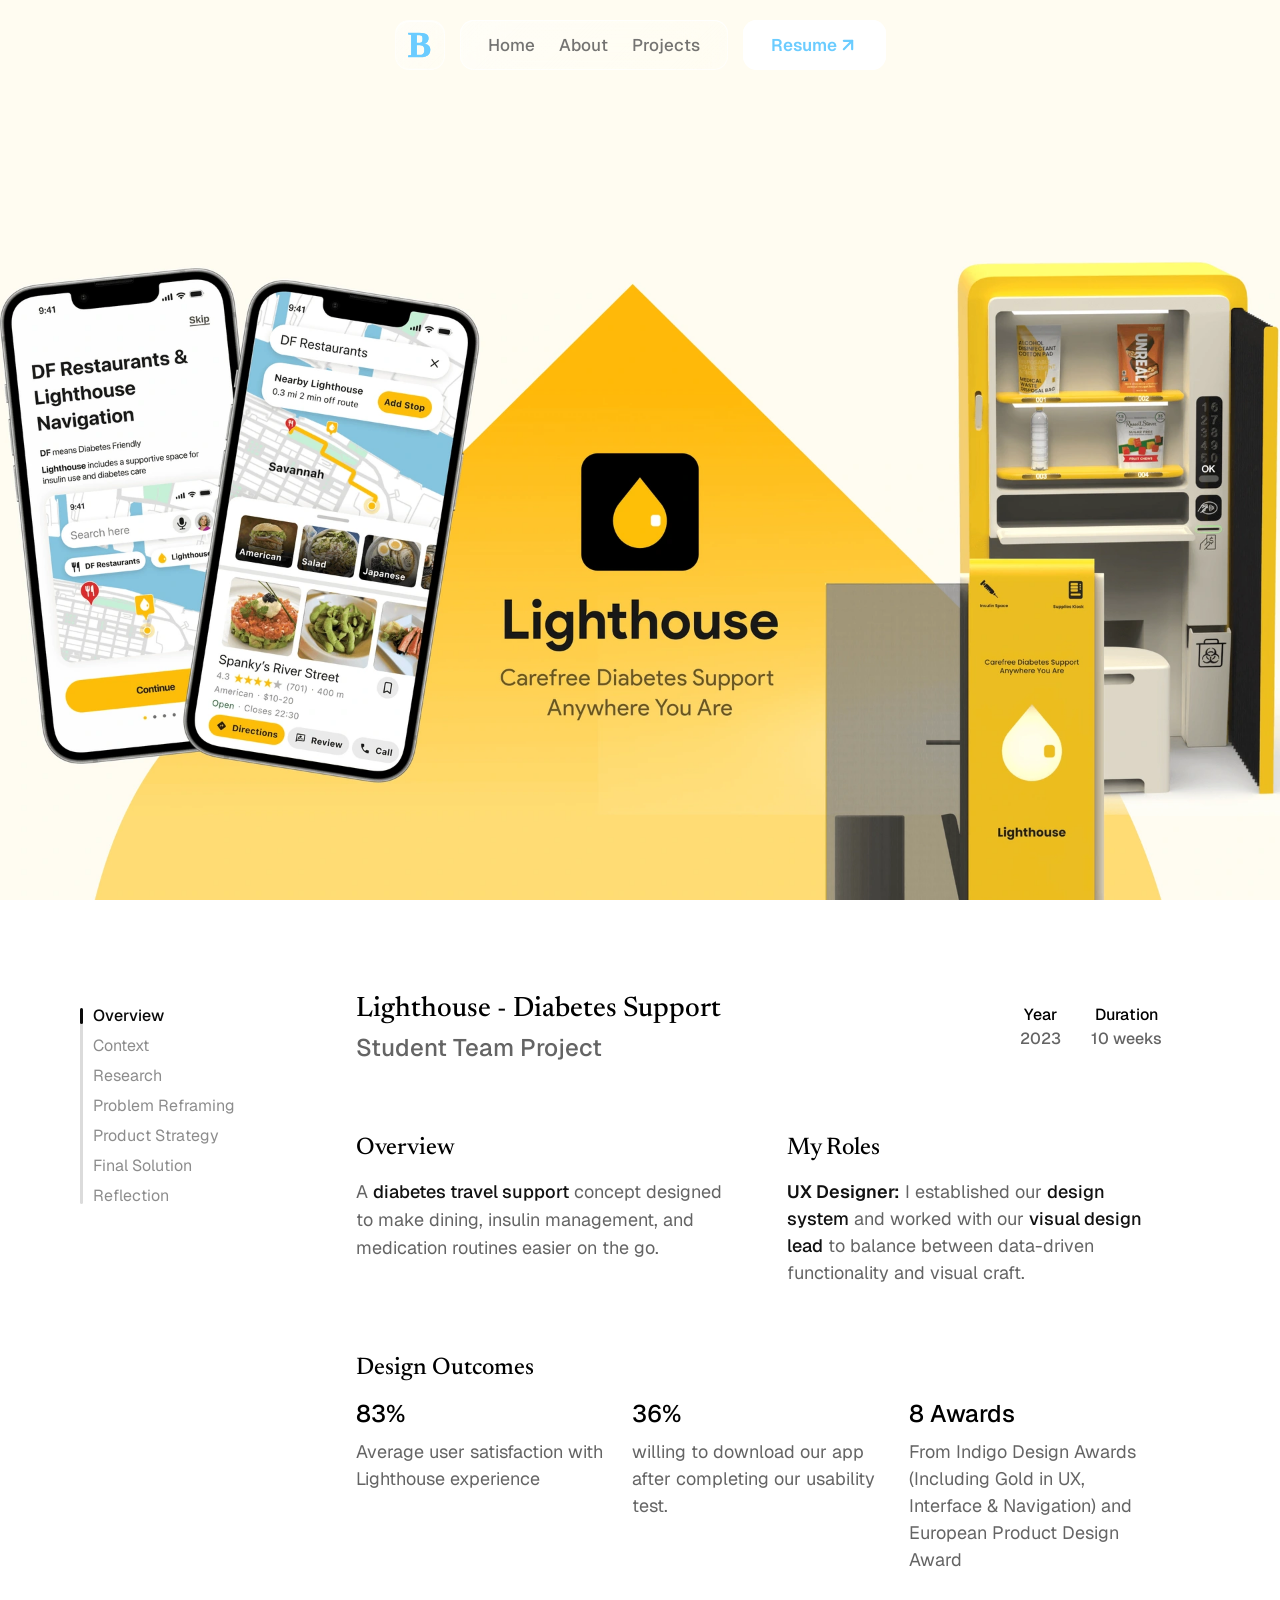
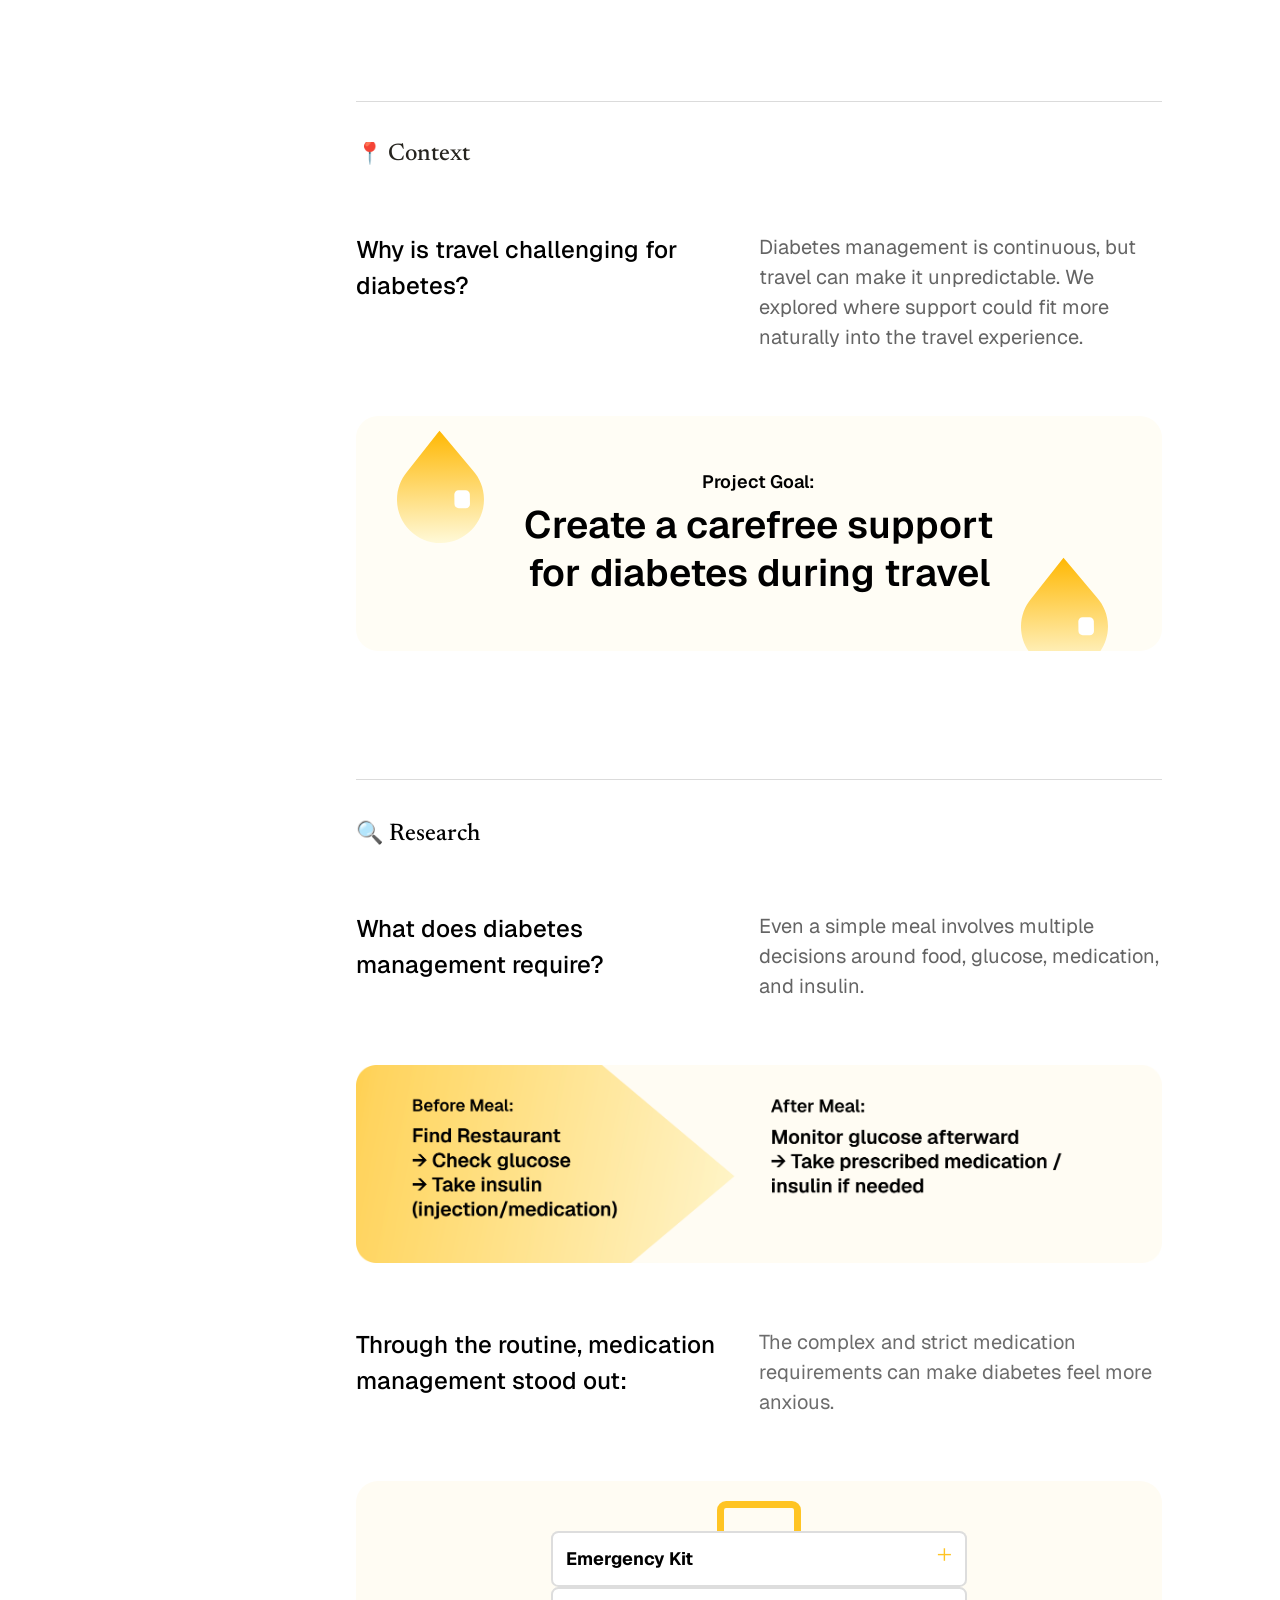
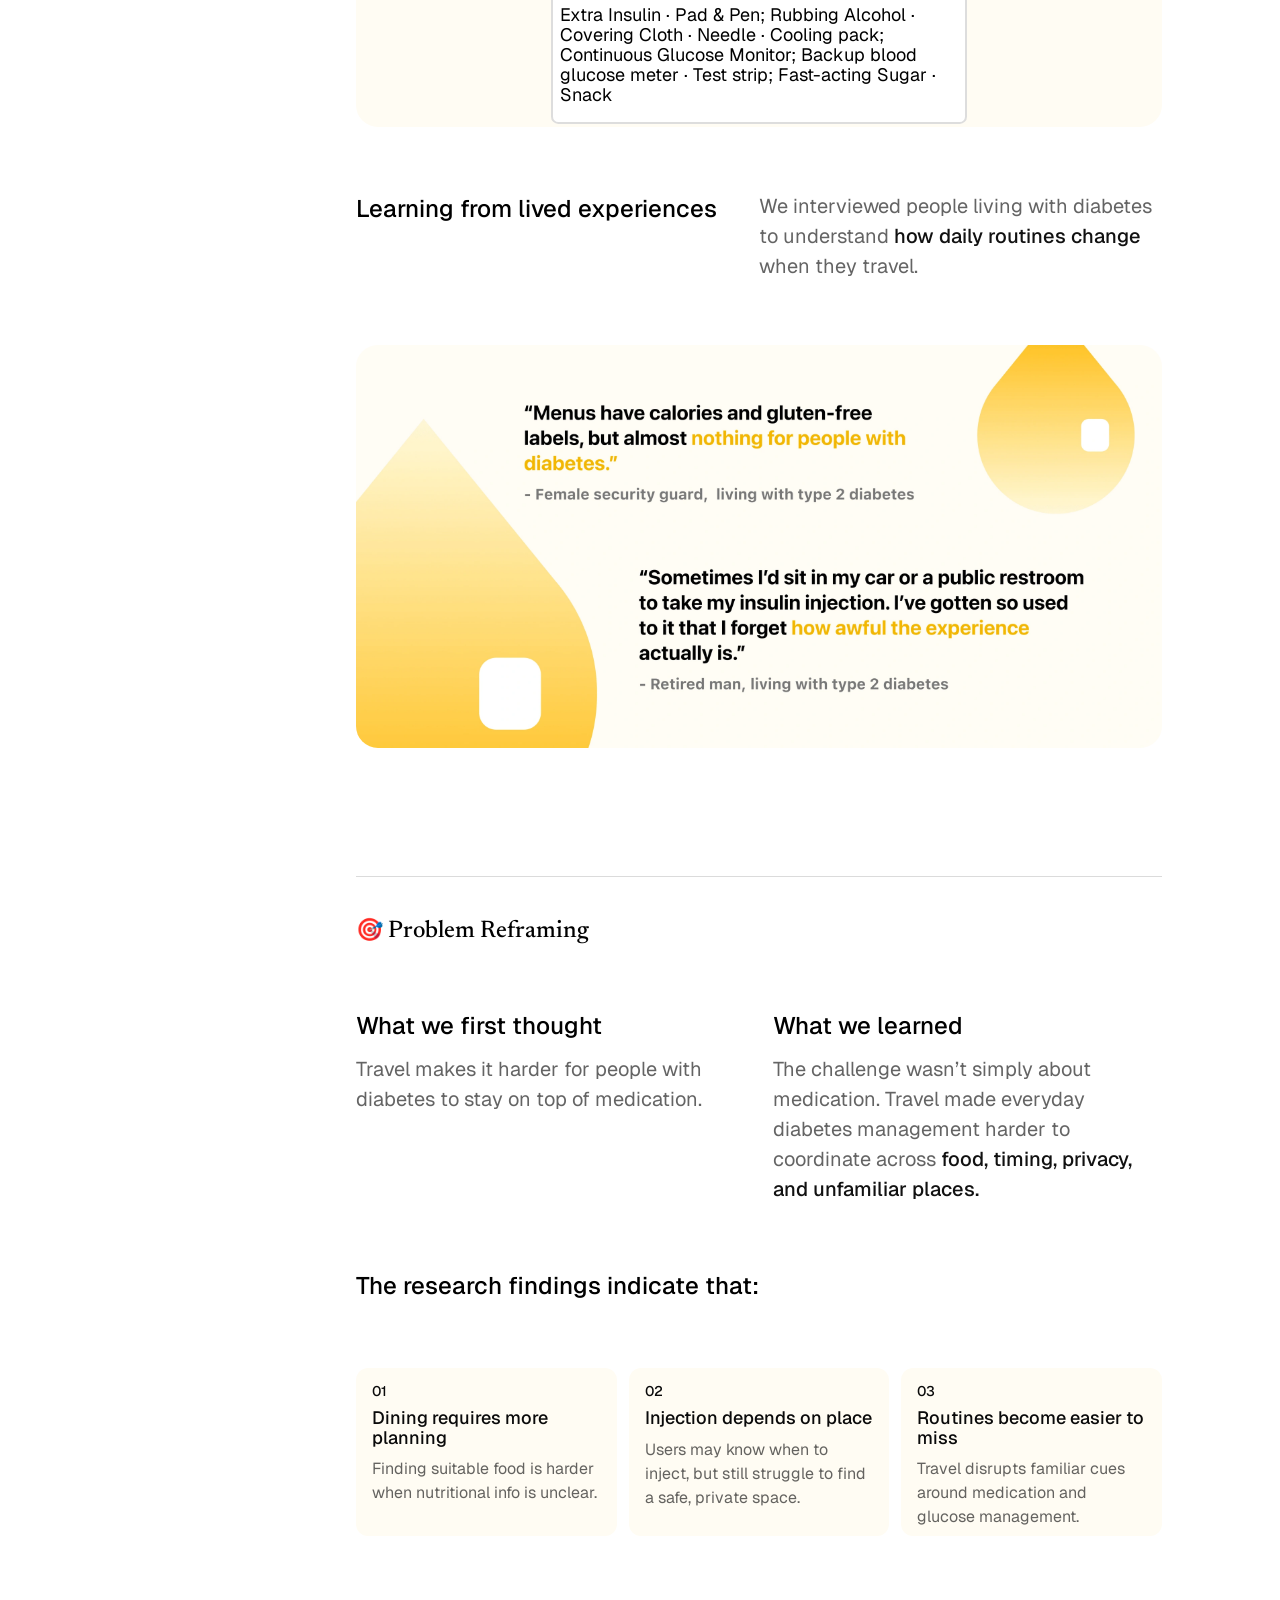
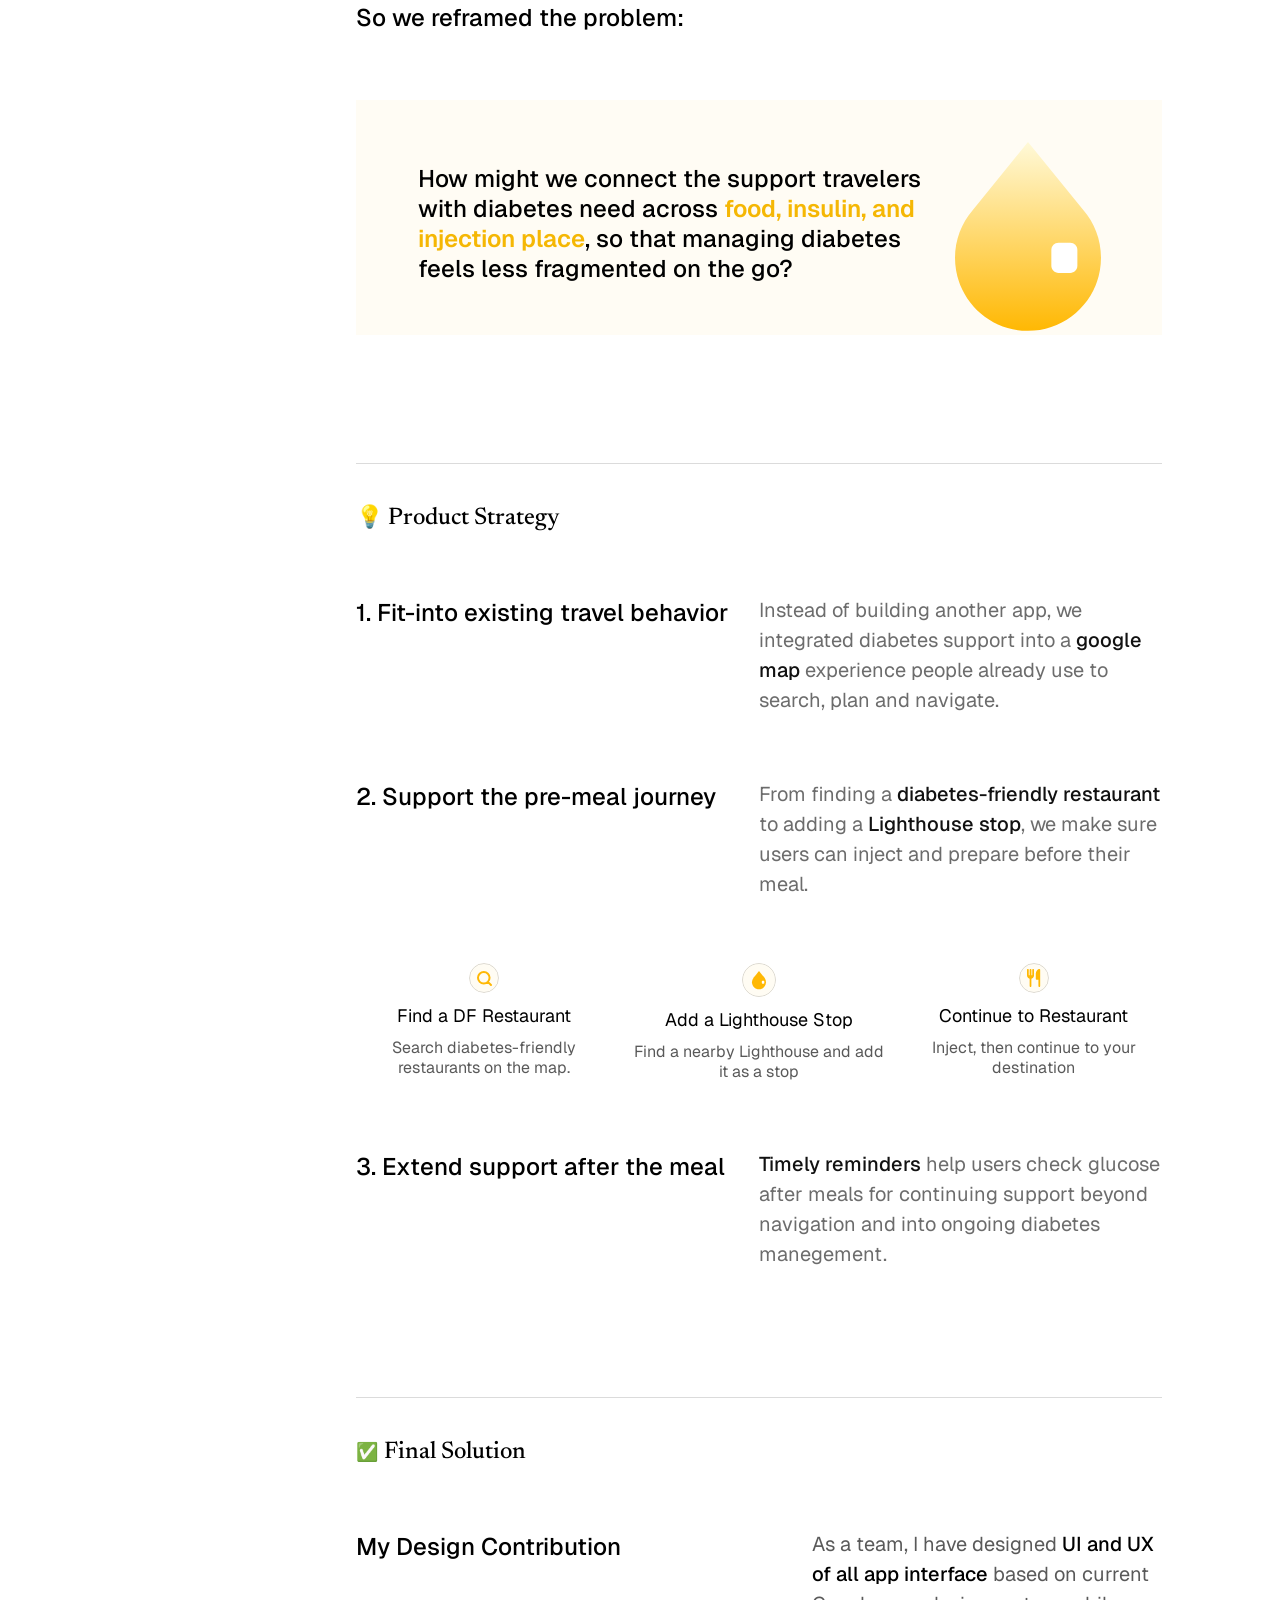
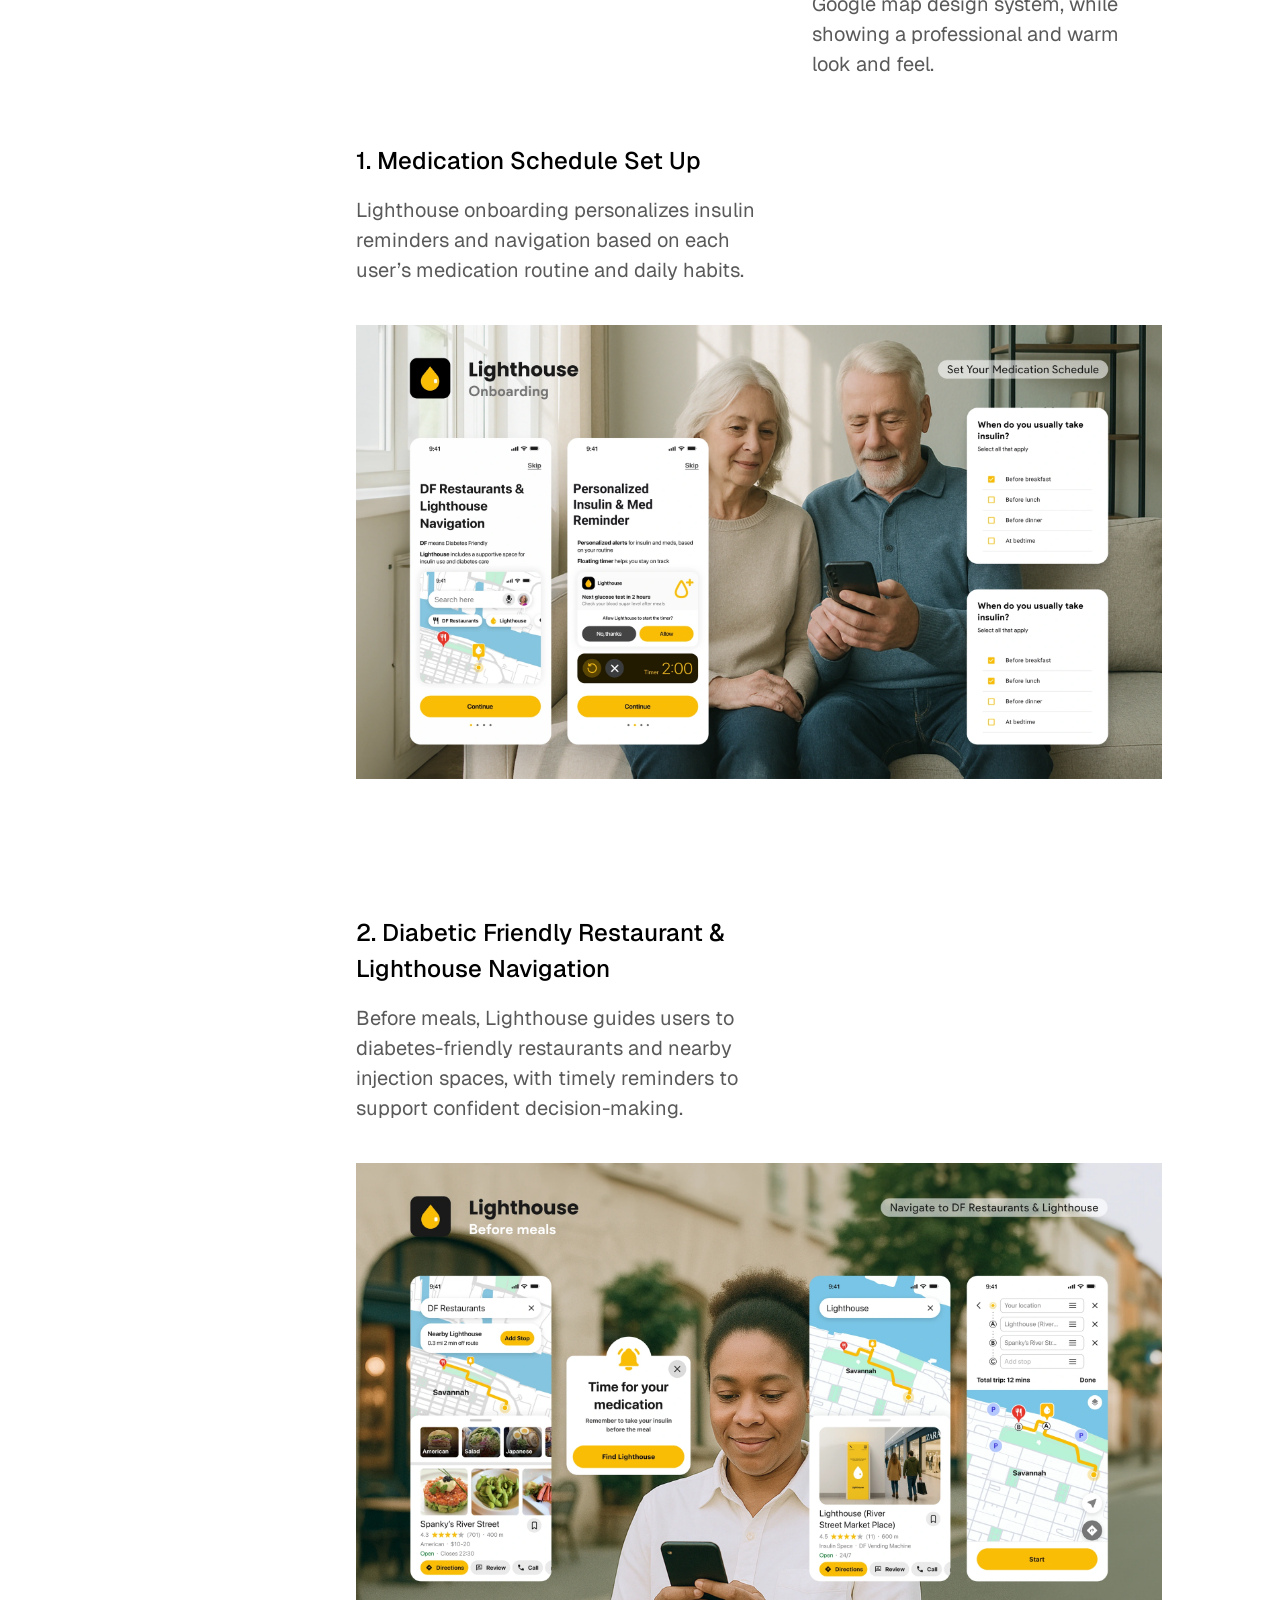
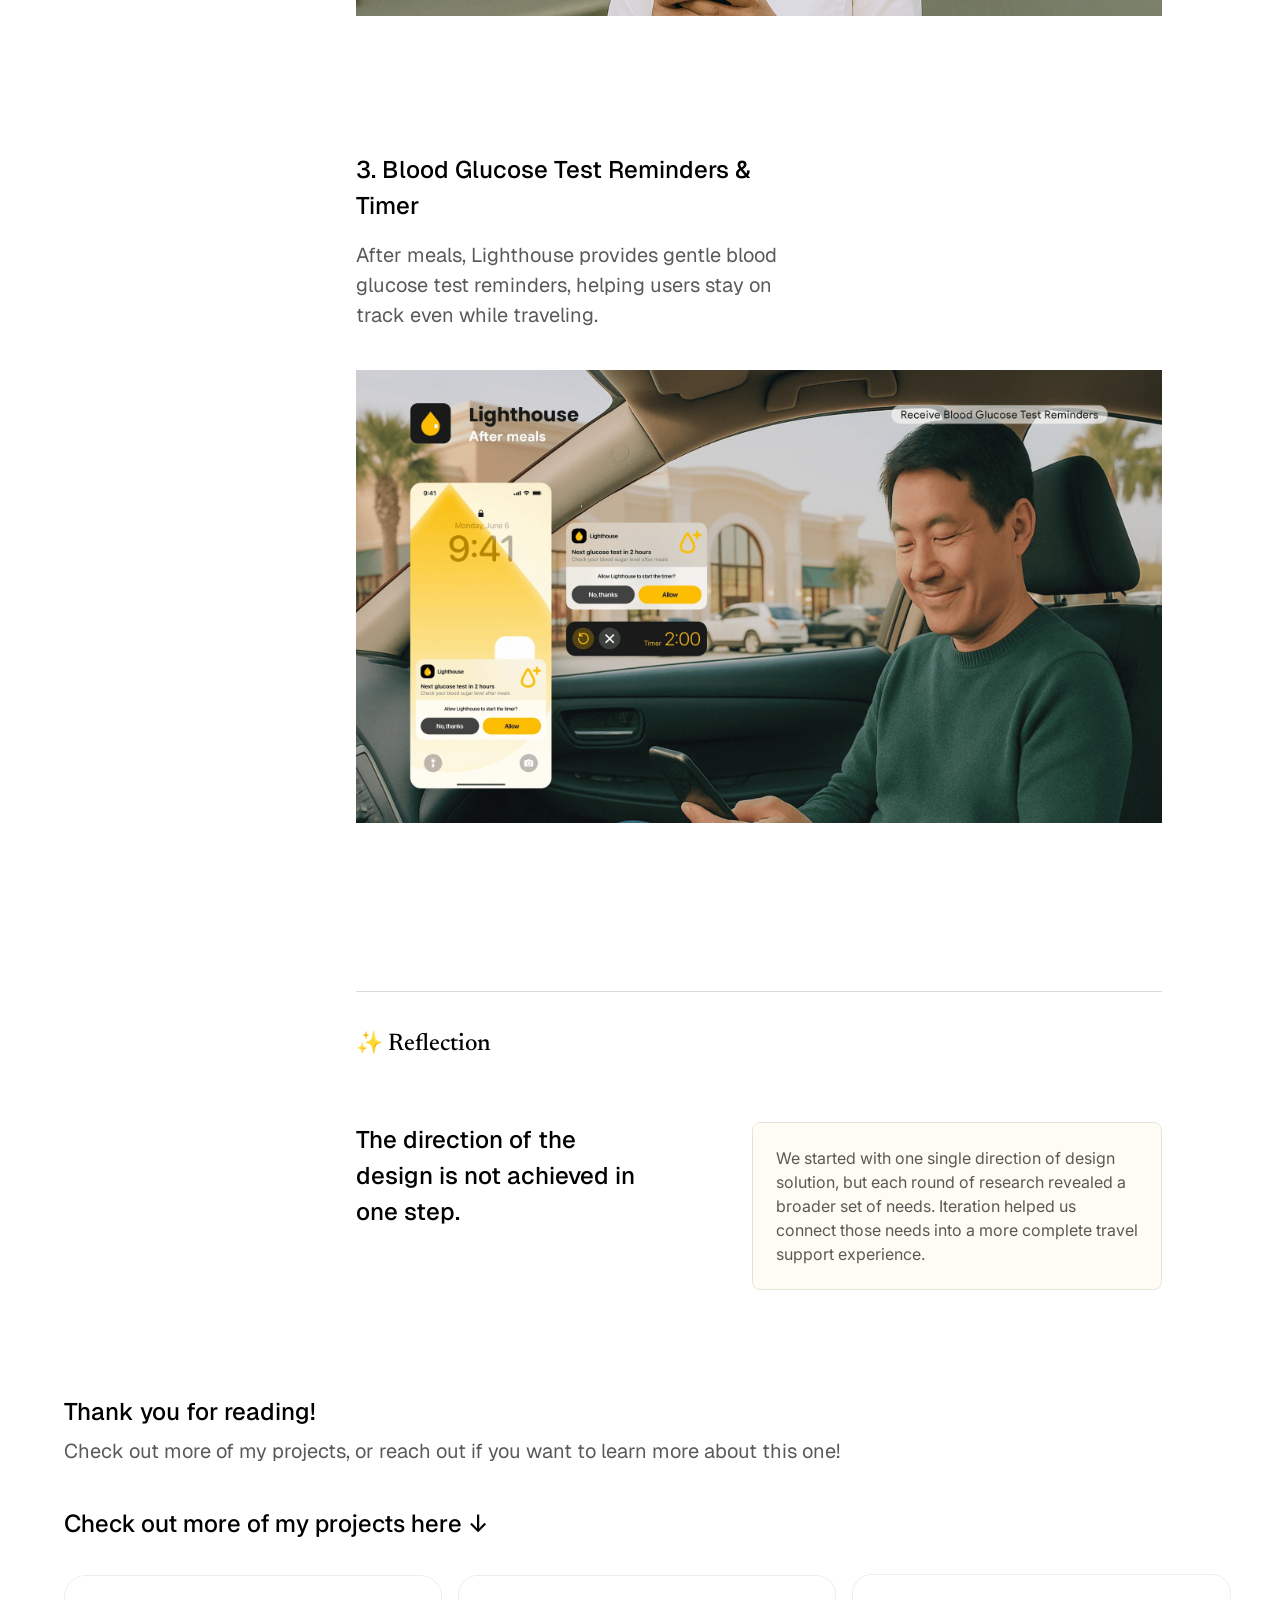
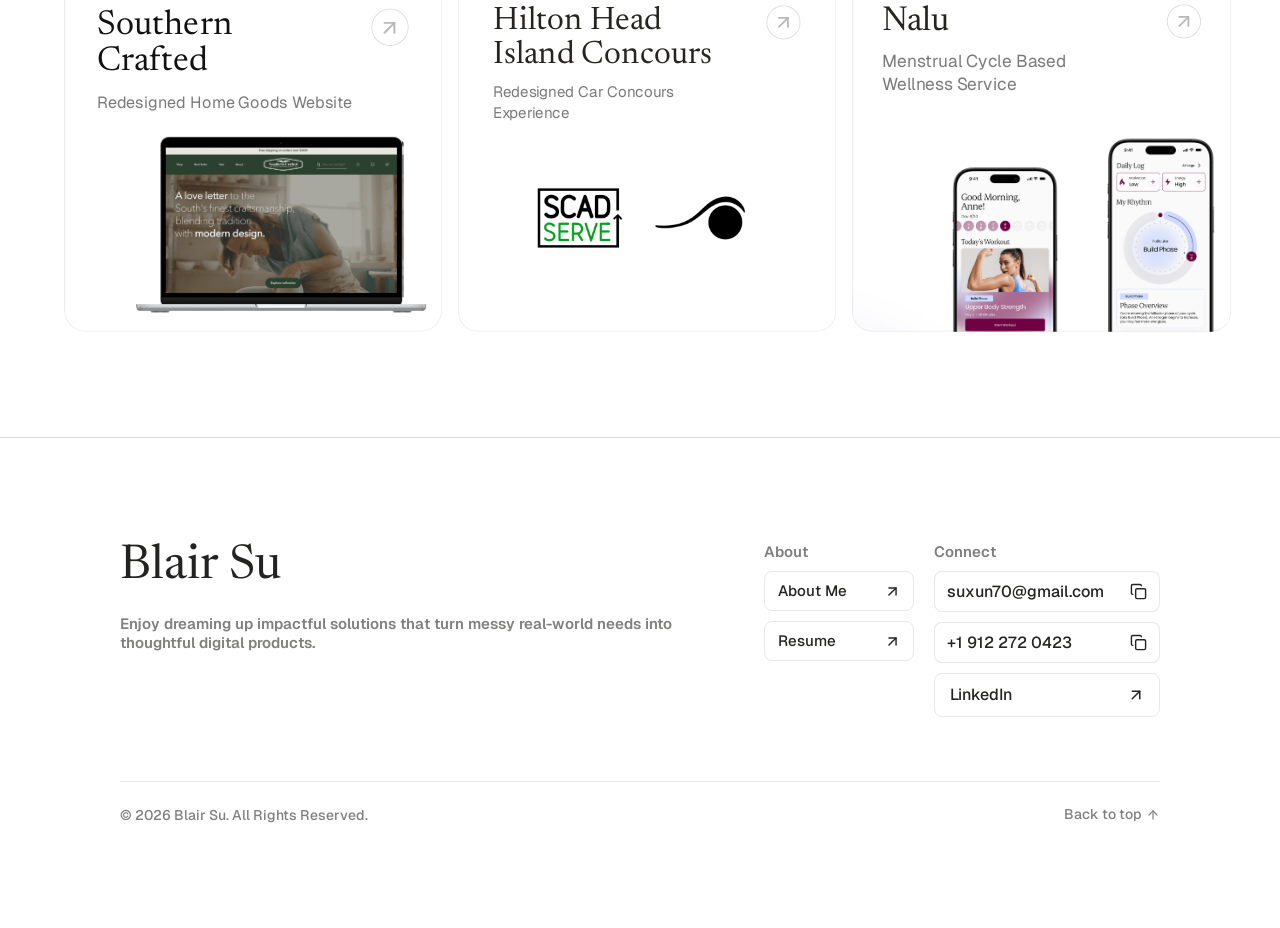
<file: project-1-lighthouse/index.html>
<!doctype html>
<html lang="en"><head><meta charset="utf-8"><meta name="viewport" content="width=device-width,initial-scale=1"><base href="../"><title>Lighthouse Case Study | Blair Su</title><meta name="description" content="Lighthouse project case study by Blair Su."><link rel="icon" href="./assets/blair-su-favicon-b.png"><link rel="stylesheet" href="https://fonts.googleapis.com/css2?family=Geist:wght@400;500;600;700&family=Newsreader:opsz,wght@6..72,400;6..72,500;6..72,600&family=Inter:wght@400;500;600;700&display=swap"><link rel="stylesheet" href="./assets/case-studies/layout.css"><link rel="stylesheet" href="./assets/case-studies/behavior.css?v=lighthouse-gray-copy-regular"><link rel="stylesheet" href="./assets/case-studies/header.css"><link rel="stylesheet" href="./assets/header-hover.css?v=white-surface-4"></head><body><div class="header-blur-layer" aria-hidden="true"></div><nav class="portfolio-header" aria-label="Portfolio navigation"><div class="portfolio-header-layout"><a class="portfolio-header-logo-link w--current" href="./" data-home-reload="" aria-label="Home"><span class="portfolio-header-logo-text" aria-hidden="true">B</span></a><div class="portfolio-header-liquid" aria-label="Primary navigation"><a class="portfolio-header-nav-link w--current" href="./" data-home-reload="">Home</a><a class="portfolio-header-nav-link" href="./about.html">About</a><a class="portfolio-header-nav-link" href="./#selected-projects"="">Projects</a></div><a class="portfolio-header-resume-link" href="https://docs.google.com/document/d/1EQt0uCxezmY4o4NZ14qj3Sk8BYZWphJlj4wIumuw6OQ/edit?usp=sharing" target="_blank" rel="noopener noreferrer" aria-label="Resume"><span>Resume</span><svg class="portfolio-header-resume-arrow" width="24" height="24" viewBox="0 0 24 24" fill="none" xmlns="http://www.w3.org/2000/svg" aria-hidden="true"><path d="M7 17L17 7" stroke="currentColor" stroke-width="2" stroke-linecap="round" stroke-linejoin="round"></path><path d="M7 7H17V17" stroke="currentColor" stroke-width="2" stroke-linecap="round" stroke-linejoin="round"></path></svg></a><button class="portfolio-header-menu-toggle" type="button" aria-label="Open menu" aria-expanded="false" aria-controls="portfolio-mobile-menu"><span></span><span></span><span></span></button><div class="portfolio-header-mobile-panel" id="portfolio-mobile-menu" aria-hidden="true"><div class="portfolio-mobile-menu-inner"><nav class="portfolio-mobile-menu-primary" aria-label="Mobile primary navigation"><a class="portfolio-header-mobile-link portfolio-mobile-main-link w--current" href="./" data-home-reload="">Home</a><a class="portfolio-header-mobile-link portfolio-mobile-main-link" href="./about.html">About</a></nav><section class="portfolio-mobile-menu-section" aria-label="Project navigation"><h2 class="portfolio-mobile-menu-section-title">Project</h2><a class="portfolio-mobile-project-link" href="./project-1-lighthouse/"><span class="portfolio-mobile-project-icon-wrap"><img src="./assets/mobile-menu-project-icon.svg" alt="" class="portfolio-mobile-project-icon"></span><span class="portfolio-mobile-project-title">Lighthouse<span class="portfolio-mobile-project-time">5 min</span></span></a><a class="portfolio-mobile-project-link" href="./project-2-southerncrafted/"><span class="portfolio-mobile-project-icon-wrap"><img src="./assets/southern-crafted-logo.svg" alt="" class="portfolio-mobile-project-icon"></span><span class="portfolio-mobile-project-title">Southern Crafted<span class="portfolio-mobile-project-time">5 min</span></span></a><a class="portfolio-mobile-project-link" href="./project-3-hhi/"><span class="portfolio-mobile-project-icon-wrap"><img src="./assets/mobile-menu-hhi.png" alt="" class="portfolio-mobile-project-icon"></span><span class="portfolio-mobile-project-title">Hilton Head Island Concours<span class="portfolio-mobile-project-time">4 min</span></span></a><a class="portfolio-mobile-project-link" href="./project-4-nalu/"><span class="portfolio-mobile-project-icon-wrap"><img src="./assets/mobile-menu-nalu.png" alt="" class="portfolio-mobile-project-icon"></span><span class="portfolio-mobile-project-title">Nalu<span class="portfolio-mobile-project-time">3 min</span></span></a></section><section class="portfolio-mobile-menu-section cc-other" aria-label="Other navigation"><h2 class="portfolio-mobile-menu-section-title">Other</h2><a class="portfolio-header-mobile-link portfolio-mobile-other-link cc-resume" href="https://docs.google.com/document/d/1EQt0uCxezmY4o4NZ14qj3Sk8BYZWphJlj4wIumuw6OQ/edit?usp=sharing" target="_blank" rel="noopener noreferrer"><span>Resume</span><svg class="portfolio-header-mobile-arrow" width="18" height="18" viewBox="0 0 24 24" fill="none" xmlns="http://www.w3.org/2000/svg" aria-hidden="true"><path d="M7 17L17 7" stroke="currentColor" stroke-width="2" stroke-linecap="round" stroke-linejoin="round"></path><path d="M7 7H17V17" stroke="currentColor" stroke-width="2" stroke-linecap="round" stroke-linejoin="round"></path></svg></a></section></div></div></div></nav><a class="case-skip" href="#overview">Skip to case study</a><div class="case-breakpoint case-desktop"><div class="case-node s198" data-source="FJjlINqC5" data-layer="Desktop"><div class="case-node s125" data-source="NDxL_lh3O" data-layer="Room to Breathe Page"><div class="case-node s1" data-source="tAloOmuzT" data-layer="S1 Introduction" id="desktop-overview" data-anchor="overview"><div class="case-node s0" data-source="X5a2FZDSW" data-layer="72" role="img" aria-label="72"></div></div><div class="case-node s412" data-source="Spu0hWFQM" data-layer="Case Study Body"><nav class="case-node s2" aria-label="Case study sections"><div class="case-sections"><a href="#overview" data-section="overview">Overview</a><a href="#context" data-section="context">Context</a><a href="#research" data-section="research">Research</a><a href="#problem-reframing" data-section="problem-reframing">Problem Reframing</a><a href="#product-strategy" data-section="product-strategy">Product Strategy</a><a href="#design-process" data-section="design-process">Final Solution</a><a href="#reflection" data-section="reflection">Reflection</a></div></nav><article class="case-node s411" data-source="EoZrQWnKY" data-layer="Article Content"><div class="case-node s11" data-source="XpPivp9Ex" data-layer="Top"><div class="case-node s6" data-source="yA4xRdRJQ" data-layer="Title"><div class="case-node s4" data-source="Mtbfzh2Hg"><p class="s3"><span class="s3">Lighthouse - Diabetes Support</span></p></div><div class="case-node s5" data-source="j18O2FBuj"><p class="s3"><span class="s3">Student Team Project</span></p></div></div><div class="case-node s10" data-source="jUtKSD4Bo" data-layer="Time"><div class="case-node s9" data-source="N08cYjhir" data-layer="Year"><div class="case-node s7" data-source="w4aDb9GUC"><p class="s3"><span class="s3">Year</span></p></div><div class="case-node s8" data-source="RNgLFOLrb"><p class="s3"><span class="s3">2023</span></p></div></div><div class="case-node s9" data-source="RiG35PPi4" data-layer="Duration"><div class="case-node s7" data-source="nP1ssrF3i"><p class="s3"><span class="s3">Duration</span></p></div><div class="case-node s8" data-source="sJEqZeRGA"><p class="s3"><span class="s3">10 weeks</span></p></div></div></div></div><div class="case-node s20" data-source="T6Pb3qaCH" data-layer="Overview and Roles"><div class="case-node s16" data-source="OEI702Lxy" data-layer="Overview Text"><div class="case-node s12" data-source="UBziBP_vx"><p class="s3"><span class="s3">Overview</span></p></div><div class="case-node s15" data-source="Q8dCJe4Il"><p class="s3"><span class="s13">A </span><span class="s14">diabetes travel support</span><span class="s13"> concept designed to make dining, insulin management, and medication routines easier on the go.</span></p></div></div><div class="case-node s16" data-source="uYMl3KENS" data-layer="Roles Text"><div class="case-node s12" data-source="sqPBYrCvf"><p class="s3"><span class="s3">My Roles</span></p></div><div class="case-node s19" data-source="r9Mp50xbA"><p class="s3"><span class="s17">UX Designer:</span><span class="s13"> I established our </span><span class="s18">design system</span><span class="s13"> and worked with our </span><span class="s18">visual design lead</span><span class="s13"> to balance between data-driven functionality and visual craft.</span></p></div></div></div><div class="case-node s27" data-source="gURrmVGgs" data-layer="Outcomes"><div class="case-node s21" data-source="ExqBek8Tx"><p class="s3"><span class="s3">Design Outcomes</span></p></div><div class="case-node s26" data-source="guFKAYK3E"><div class="case-node s24" data-source="iJbMXEBTo"><div class="case-node s22" data-source="s2WHmsgtn"><p class="s3"><span class="s3">83%</span></p></div><div class="case-node s23" data-source="oC9M7d5Bw"><p class="s3"><span class="s3">Average user satisfaction with Lighthouse experience</span></p></div></div><div class="case-node s24" data-source="ey8ecHYoI"><div class="case-node s22" data-source="SATJyiHNX"><p class="s3"><span class="s3">36%</span></p></div><div class="case-node s23" data-source="owyK22Ouz"><p class="s3"><span class="s3">willing to download our app after completing our usability test.</span></p></div></div><div class="case-node s25" data-source="bQcDgQEuB"><div class="case-node s22" data-source="CHS3yTXD4"><p class="s3"><span class="s3">8 Awards</span></p></div><div class="case-node s23" data-source="t6g_Hz2RV"><p class="s3"><span class="s3">From </span><a class="s3" href="https://www.indigoaward.com/winners/8999">Indigo Design Awards</a><span class="s3"> (Including Gold in UX, Interface &amp; Navigation) and </span><a class="s3" href="https://www.productdesignaward.eu/winners/epda/2024/12122/">European Product Design Award </a></p></div></div></div></div><div class="case-node s41" data-source="iuEUYvIGz" data-layer="Section At a Glance" id="desktop-context" data-anchor="context"><div class="case-node s28" data-source="gsjMN_xbj" data-layer="Divider"></div><div class="case-node s27" data-source="SBCewBluh"><div class="case-node s31" data-source="w4AXOMuPA" id="desktop-context-title" data-anchor="context-title"><p class="s3"><span class="s29">📍</span><span class="s30"> Context</span></p></div><div class="case-node s34" data-source="CSqB9JVa8"><div class="case-node s32" data-source="JWPUe_fDV"><p class="s3"><span class="s3">Why is travel challenging for diabetes?</span></p></div><div class="case-node s33" data-source="nZqejyn5E"><p class="s3"><span class="s3">Diabetes management is continuous, but travel can make it unpredictable. We explored where support could fit more naturally into the travel experience.</span></p></div></div></div><div class="case-node s40" data-source="fQrYjZviA" data-layer="8 What do they really want?"><div class="case-node s35" data-source="jfAluTk7R" data-layer="Frame 1707480215"><svg width="211" height="271" viewBox="0 0 211 271" fill="none" xmlns="http://www.w3.org/2000/svg">
<path d="M183.149 96.5553C199.222 114.513 209.137 138.129 209.51 164.119C210.333 221.322 164.628 268.361 107.424 269.183C50.2213 270.006 3.18239 224.301 2.35985 167.097C1.98908 141.312 11.073 117.592 26.4023 99.2389L103.575 1.48934L183.149 96.5553Z" fill="url(#paint0_linear_240_9950)"/>
<path d="M165.534 143.257L148.892 143.496C143.288 143.577 138.811 148.184 138.892 153.788L139.218 176.48C139.299 182.083 143.907 186.561 149.51 186.48L166.153 186.241C171.756 186.16 176.233 181.552 176.152 175.949L175.826 153.257C175.745 147.653 171.138 143.176 165.534 143.257Z" fill="white"/>
<defs>
<linearGradient id="paint0_linear_240_9950" x1="103.575" y1="1.48934" x2="107.424" y2="269.183" gradientUnits="userSpaceOnUse">
<stop stop-color="#FFB803"/>
<stop offset="1" stop-color="#FFF9D8"/>
</linearGradient>
</defs>
</svg>
</div><div class="case-node s38" data-source="uFce6YwjI" data-layer="Frame 1707480217"><div class="case-node s36" data-source="UY9YQV581" data-layer="Project Brief:"><p class="s3"><span class="s3">Project Goal:</span></p></div><div class="case-node s37" data-source="pmL_j_gQq" data-layer="Create a carefree support for diabetes during travel"><p class="s3"><span class="s3">Create a carefree support for diabetes during travel</span></p></div></div><div class="case-node s39" data-source="tfmE6j4kk" data-layer="Frame 1707480215"><svg width="211" height="271" viewBox="0 0 211 271" fill="none" xmlns="http://www.w3.org/2000/svg">
<path d="M183.149 96.5553C199.222 114.513 209.137 138.129 209.51 164.119C210.333 221.322 164.628 268.361 107.424 269.183C50.2213 270.006 3.18239 224.301 2.35985 167.097C1.98908 141.312 11.073 117.592 26.4023 99.2389L103.575 1.48934L183.149 96.5553Z" fill="url(#paint0_linear_240_9950)"/>
<path d="M165.534 143.257L148.892 143.496C143.288 143.577 138.811 148.184 138.892 153.788L139.218 176.48C139.299 182.083 143.907 186.561 149.51 186.48L166.153 186.241C171.756 186.16 176.233 181.552 176.152 175.949L175.826 153.257C175.745 147.653 171.138 143.176 165.534 143.257Z" fill="white"/>
<defs>
<linearGradient id="paint0_linear_240_9950" x1="103.575" y1="1.48934" x2="107.424" y2="269.183" gradientUnits="userSpaceOnUse">
<stop stop-color="#FFB803"/>
<stop offset="1" stop-color="#FFF9D8"/>
</linearGradient>
</defs>
</svg>
</div></div></div><div class="case-node s41" data-source="ziRWjbS3j" data-layer="Section Discovery" id="desktop-research" data-anchor="research"><div class="case-node s28" data-source="iVOD6RH3y" data-layer="Divider"></div><div class="case-node s45" data-source="MotKe2Dee" id="desktop-research-title" data-anchor="research-title"><p class="s3"><span class="s42">🔍</span><span class="s43"> </span><span class="s44">Research</span></p></div><div class="case-node s34" data-source="gomPcLqD0"><div class="case-node s46" data-source="weOgrYpNE"><p class="s3"><span class="s3">What does diabetes management require?</span></p></div><div class="case-node s33" data-source="md2P8jJ_L"><p class="s3"><span class="s3">Even a simple meal involves multiple decisions around food, glucose, medication, and insulin.</span></p></div></div><div class="case-node s55" data-source="fqen_ppT1" data-layer="321"><div class="case-node s47" data-source="dCKrfv_D0" data-layer="Union"><svg width="1394" height="1078" viewBox="0 0 1394 1078" fill="none" xmlns="http://www.w3.org/2000/svg">
<path d="M892.347 946.03C797.733 1028.24 674.179 1078 539 1078C241.319 1078 -0.000366211 836.681 -0.000366211 539C-0.00026725 241.318 241.319 0 539 0C673.234 8.18113e-05 796.005 49.0707 890.358 130.25L1393.07 539.008L892.347 946.03Z" fill="url(#paint0_linear_244_2722)"/>
<defs>
<linearGradient id="paint0_linear_244_2722" x1="71.2035" y1="343.727" x2="1538.06" y2="636.368" gradientUnits="userSpaceOnUse">
<stop stop-color="#FFB803"/>
<stop offset="0.25857" stop-color="#FFD45D"/>
<stop offset="1" stop-color="#FFF9D8"/>
</linearGradient>
</defs>
</svg>
</div><div class="case-node s54" data-source="MyJUhJrXm" data-layer="Frame 1707480223"><div class="case-node s50" data-source="vztMlN78A" data-layer="Frame 1707480219"><div class="case-node s48" data-source="nPH2gt7JS" data-layer="Before Meal:"><p class="s3"><span class="s3">Before Meal:</span></p></div><div class="case-node s49" data-source="zWfL_BPNx" data-layer="Find Restaurant → Check glucose → Find a safe place to inject → Take insulin"><p class="s3"><span class="s3">Find Restaurant </span></p><p class="s3"><span class="s3">→ Check glucose </span></p><p class="s3"><span class="s3">→ Take insulin (injection/medication)</span></p></div></div><div class="case-node s53" data-source="AEls1Ivbr" data-layer="Frame 1707480220"><div class="case-node s51" data-source="UwVvqdPN4" data-layer="After Meal:"><p class="s3"><span class="s3">After Meal:</span></p></div><div class="case-node s52" data-source="WBYJ5rar7" data-layer="insulin if needed"><p class="s3"><span class="s3">Monitor glucose afterward </span></p><p class="s3"><span class="s3">→ Take prescribed medication / insulin if needed</span></p></div></div></div></div><div class="case-node s34" data-source="ZQjNkYxXG"><div class="case-node s56" data-source="Of3yGHCZR"><p class="s3"><span class="s3">Through the routine, medication management stood out:</span></p></div><div class="case-node s57" data-source="h4nalhZQJ"><p class="s3"><span class="s3">The complex and strict medication requirements can make diabetes feel more anxious.</span></p></div></div><div class="case-node s68" data-source="g9lCPIbbs" data-layer="Research Insight Cards"><div class="case-node s67" data-source="nqTii8O3N" data-layer="Medication Management Card"><div class="case-node s66" data-source="hAxgiPiem"><div class="case-node s58" data-source="rxBUDuW_Q"></div><div class="case-node s65" data-source="sn0KSV7mi"><div class="case-node s62" data-source="jpD7K00L5"><div class="case-node s59" data-source="JLO91T3nj"><p class="s3"><span class="s3">Emergency Kit</span></p></div><div class="case-node s61" data-source="us8ugIB7O"><div class="case-node s60" data-source="VszCTVFpQ"><p class="s3"><span class="s3">+</span></p></div></div></div><div class="case-node s64" data-source="Aje9w2mE7"><div class="case-node s63" data-source="oTVNj1JvV"><p class="s3"><span class="s3">Extra Insulin · Pad &amp; Pen; Rubbing Alcohol · Covering Cloth · Needle · Cooling pack; Continuous Glucose Monitor; Backup blood glucose meter · Test strip; Fast-acting Sugar · Snack</span></p></div></div></div></div></div></div><div class="case-node s34" data-source="tzc9sZP5d"><div class="case-node s69" data-source="C1Q0hsGyZ"><p class="s3"><span class="s3">Learning from lived experiences</span></p></div><div class="case-node s72" data-source="Nm3cu3j6C"><p class="s3"><span class="s70">We interviewed people living with diabetes to understand </span><span class="s71">how daily routines change </span><span class="s70">when they travel.</span></p></div></div><div class="case-node s74" data-source="lKWau3YkR" data-layer="Quote_pic"><div class="case-node s73" data-source="IWsGlNGRK" role="img" aria-label="Project visual"></div></div></div><div class="case-node s41" data-source="zCdXnbq6n" data-layer="Section Concept" id="desktop-problem-reframing" data-anchor="problem-reframing"><div class="case-node s28" data-source="jNVmD7g4R" data-layer="Divider"></div><div class="case-node s45" data-source="Rv0FNDSNS" id="desktop-problem-reframing-title" data-anchor="problem-reframing-title"><p class="s3"><span class="s42">🎯</span><span class="s75"> </span><span class="s44">Problem Reframing</span></p></div><div class="case-node s79" data-source="k48FiSgNR"><div class="case-node s77" data-source="YOBnAN094"><div class="case-node s22" data-source="BZQkHKesg"><p class="s3"><span class="s3">What we first thought</span></p></div><div class="case-node s76" data-source="mIOv0Uqpi"><p class="s3"><span class="s3">Travel makes it harder for people with diabetes to stay on top of medication.</span></p></div></div><div class="case-node s77" data-source="A0FRmAsV1"><div class="case-node s22" data-source="FDTHybX9f"><p class="s3"><span class="s3">What we learned</span></p></div><div class="case-node s78" data-source="Zdh0kzXEB"><p class="s3"><span class="s70">The challenge wasn’t simply about medication. Travel made everyday diabetes management harder to coordinate across </span><span class="s71">food, timing, privacy, and unfamiliar places.</span></p></div></div></div><div class="case-node s34" data-source="Hpmi4Uv0U"><div class="case-node s32" data-source="hktX2qoTX"><p class="s3"><span class="s3">The research findings indicate that:</span></p></div></div><div class="case-node s83" data-source="UVUsxWpmM" data-layer="Concept Journey Visual"><div class="case-node s82" data-source="lDNr9Uhg0" data-layer="Journey Step"><div class="case-node s80" data-source="k12Fj3_mO"><p class="s3"><span class="s3">01</span></p></div><div class="case-node s81" data-source="KOg7yhsAB"><p class="s3"><span class="s3">Dining requires more planning</span></p></div><div class="case-node s23" data-source="gDL_UjLgv"><p class="s3"><span class="s3">Finding suitable food is harder when nutritional info is unclear.</span></p></div></div><div class="case-node s82" data-source="sGKofD14f" data-layer="Journey Step"><div class="case-node s80" data-source="pDrh8AeyC"><p class="s3"><span class="s3">02</span></p></div><div class="case-node s81" data-source="ueF1Zl4c9"><p class="s3"><span class="s3">Injection depends on place</span></p></div><div class="case-node s23" data-source="yzPKyk7Hh"><p class="s3"><span class="s3">Users may know when to inject, but still struggle to find a safe, private space.</span></p></div></div><div class="case-node s82" data-source="neBl6x4C5" data-layer="Journey Step"><div class="case-node s80" data-source="FIU5a_5i5"><p class="s3"><span class="s3">03</span></p></div><div class="case-node s81" data-source="NOs2_nhX9"><p class="s3"><span class="s3">Routines become easier to miss</span></p></div><div class="case-node s23" data-source="J875OEI_A"><p class="s3"><span class="s3">Travel disrupts familiar cues around medication and glucose management.</span></p></div></div></div><div class="case-node s34" data-source="zjotnztKR"><div class="case-node s32" data-source="BvTu0nSQt"><p class="s3"><span class="s3">So we reframed the problem:</span></p></div></div></div><div class="case-node s88" data-source="VqPUQFk7D" data-layer="Problem"><div class="case-node s84" data-source="qLTyol2lP" data-layer="Frame 1707480216"><svg width="464" height="601" viewBox="0 0 464 601" fill="none" xmlns="http://www.w3.org/2000/svg">
<path d="M407.072 215.618C442.53 256.406 464 309.704 464 368.021C464 496.294 360.13 600.279 232 600.279C103.87 600.279 0.000164791 496.294 0 368.021C0 310.184 21.1173 257.285 56.0537 216.629L231.999 0L407.072 215.618Z" fill="url(#paint0_linear_240_9635)"/>
<path d="M366.191 319.831H328.913C316.362 319.831 306.188 330.017 306.188 342.582V393.468C306.188 406.033 316.362 416.219 328.913 416.219H366.191C378.742 416.219 388.917 406.033 388.917 393.468V342.582C388.917 330.017 378.742 319.831 366.191 319.831Z" fill="white"/>
<defs>
<linearGradient id="paint0_linear_240_9635" x1="232" y1="0" x2="232" y2="600.279" gradientUnits="userSpaceOnUse">
<stop stop-color="#FFF9D8"/>
<stop offset="1" stop-color="#FFB803"/>
</linearGradient>
</defs>
</svg>
</div><div class="case-node s87" data-source="vhmAdgmwg" data-layer="insulin?"><p class="s3"><span class="s85">How might we connect the support travelers with diabetes need across </span><span class="s86">food, insulin, and injection place</span><span class="s85">, so that managing diabetes feels less fragmented on the go?</span></p></div></div><div class="case-node s41" data-source="Leug6BTnI" data-layer="Section Concept" id="desktop-product-strategy" data-anchor="product-strategy"><div class="case-node s28" data-source="dUyCMrvZL" data-layer="Divider"></div><div class="case-node s45" data-source="mek5HpHAZ" id="desktop-product-strategy-title" data-anchor="product-strategy-title"><p class="s3"><span class="s42">💡</span><span class="s75"> </span><span class="s44">Product Strategy</span></p></div><div class="case-node s34" data-source="VjW5hnfVc"><div class="case-node s56" data-source="Mn39P8Uep"><p class="s3"><span class="s3">1. Fit-into existing travel behavior</span></p></div><div class="case-node s90" data-source="yFEgay0j1"><p class="s3"><span class="s89">Instead of building another app, we integrated diabetes support into a </span><span class="s14">google map</span><span class="s89"> experience people already use to search, plan and navigate. </span></p></div></div><div class="case-node s34" data-source="Uoxh41iqD"><div class="case-node s56" data-source="VRrLMTzsH"><p class="s3"><span class="s3">2. Support the pre-meal journey</span></p></div><div class="case-node s90" data-source="MYZvFgdu2"><p class="s3"><span class="s89">From finding a </span><span class="s14">diabetes-friendly restaurant</span><span class="s89"> to adding a </span><span class="s14">Lighthouse stop</span><span class="s89">, we make sure users can inject and prepare before their meal. </span></p></div></div><div class="case-node s68" data-source="cdePHyQ_T" data-layer="Frame 1707480221"><div class="case-node s95" data-source="zAu_pey5E" data-layer="Frame 1707480218"><div class="case-node s92" data-source="yLA5gDFez"><div class="case-node s91" data-source="OO4wXVWzz"><svg viewBox="0 0 13 13" xmlns="http://www.w3.org/2000/svg" width="13" height="13" fill="none" overflow="visible"><path d="M 5.778 11.556 C 8.969 11.556 11.556 8.969 11.556 5.778 C 11.556 2.587 8.969 0 5.778 0 C 2.587 0 0 2.587 0 5.778 C 0 8.969 2.587 11.556 5.778 11.556 Z M 13 13 L 9.858 9.858" fill="transparent" stroke-width="2" stroke="rgb(255, 184, 4)" stroke-linecap="round" stroke-linejoin="round" stroke-dasharray=""></path></svg></div></div><div class="case-node s93" data-source="EHAZZ8mTd" data-layer="Find a DF Restaurant"><p class="s3"><span class="s3">Find a DF Restaurant</span></p></div><div class="case-node s94" data-source="XR0iPuRIh" data-layer="Search diabetes-friendly restaurants on the map."><p class="s3"><span class="s3">Search diabetes-friendly restaurants on the map.</span></p></div></div><div class="case-node s98" data-source="usqokHKWp" data-layer="Frame 1707480219"><div class="case-node s97" data-source="L2fSxZjxm"><div class="case-node s96" data-source="bMRtbQNfu"><svg viewBox="0 0 13.97 18.34" xmlns="http://www.w3.org/2000/svg" width="13.966" height="18.343" fill="none" overflow="visible"><g><path d="M 6.983 18.343 C 10.84 18.343 13.966 15.166 13.966 11.246 C 13.966 7.326 10.84 4.148 6.983 4.148 C 3.126 4.148 0 7.326 0 11.246 C 0 15.166 3.126 18.343 6.983 18.343 Z" fill="rgb(255,184,3)"></path><path d="M 6.986 0 L 1.449 6.922 L 12.52 6.922 Z" fill="rgb(255,184,3)"></path><path d="M 11.626 9.729 L 10.504 9.729 C 10.123 9.732 9.817 10.043 9.82 10.424 L 9.82 11.979 C 9.817 12.36 10.123 12.671 10.504 12.674 L 11.626 12.674 C 12.007 12.671 12.313 12.36 12.31 11.979 L 12.31 10.424 C 12.313 10.043 12.007 9.732 11.626 9.729 Z" fill="rgb(255,255,255)"></path></g></svg></div></div><div class="case-node s93" data-source="th3zLLc5G" data-layer="Add a Lighthouse Stop"><p class="s3"><span class="s3">Add a Lighthouse Stop</span></p></div><div class="case-node s94" data-source="PyGnwWVzO" data-layer="Find a nearby Lighthouse and add it as a stop"><p class="s3"><span class="s3">Find a nearby Lighthouse and add it as a stop</span></p></div></div><div class="case-node s95" data-source="LoyomNo9F" data-layer="Frame 1707480220"><div class="case-node s92" data-source="X1qbhyjDv"><div class="case-node s99" data-source="ZgVkH8sUx"><svg viewBox="0 0 13.2 18" xmlns="http://www.w3.org/2000/svg" width="13.201" height="18.001" fill="none" overflow="visible"><path d="M 2.64 6.3 L 2.64 0.9 C 2.635 0.663 2.725 0.434 2.891 0.265 C 3.056 0.095 3.283 0 3.52 0 C 3.757 -0.005 3.984 0.089 4.147 0.26 C 4.317 0.433 4.401 0.646 4.4 0.9 L 4.4 6.3 L 5.28 6.3 L 5.28 0.9 C 5.275 0.663 5.365 0.434 5.531 0.265 C 5.696 0.095 5.923 0 6.16 0 C 6.397 -0.005 6.624 0.089 6.787 0.26 C 6.957 0.433 7.041 0.646 7.04 0.9 L 7.04 6.3 C 7.04 7.14 6.787 7.875 6.281 8.505 C 5.805 9.116 5.146 9.557 4.4 9.765 L 4.4 17.1 C 4.407 17.34 4.315 17.571 4.147 17.742 C 3.984 17.913 3.756 18.006 3.52 18 C 3.283 18.001 3.056 17.905 2.891 17.736 C 2.725 17.566 2.635 17.337 2.64 17.1 L 2.64 9.765 C 1.895 9.557 1.236 9.115 0.76 8.505 C 0.253 7.875 0 7.14 0 6.3 L 0 0.9 C -0.005 0.663 0.085 0.434 0.251 0.265 C 0.416 0.095 0.643 0 0.88 0 C 1.117 -0.005 1.344 0.089 1.507 0.26 C 1.677 0.433 1.761 0.646 1.76 0.9 L 1.76 6.3 Z M 11.44 10.8 L 9.68 10.8 C 9.444 10.806 9.216 10.711 9.053 10.54 C 8.886 10.37 8.795 10.139 8.8 9.9 L 8.8 4.5 C 8.8 3.45 9.178 2.437 9.933 1.462 C 10.69 0.488 11.47 0 12.276 0 C 12.54 0 12.76 0.105 12.936 0.315 C 13.112 0.525 13.2 0.773 13.2 1.058 L 13.2 17.1 C 13.207 17.34 13.115 17.571 12.947 17.742 C 12.784 17.913 12.556 18.006 12.32 18 C 12.083 18.001 11.856 17.905 11.691 17.736 C 11.525 17.566 11.435 17.337 11.44 17.1 Z" fill="rgb(255,184,3)"></path></svg></div></div><div class="case-node s93" data-source="X6T_XRGtX" data-layer="Continue to Restaurant"><p class="s3"><span class="s3">Continue to Restaurant</span></p></div><div class="case-node s94" data-source="YpHJhfvjx" data-layer="Inject, then continue to your destination"><p class="s3"><span class="s3">Inject, then continue to your destination</span></p></div></div></div><div class="case-node s34" data-source="gCZ8u3B9d"><div class="case-node s56" data-source="yMlUBF3dA"><p class="s3"><span class="s3">3. Extend support after the meal</span></p></div><div class="case-node s90" data-source="koOFgWnXu"><p class="s3"><span class="s14">Timely reminders</span><span class="s18"> </span><span class="s89">help users check glucose after meals for continuing support beyond navigation and into ongoing diabetes manegement.</span></p></div></div></div><div class="case-node s41" data-source="z0yImvbBZ" data-layer="Section Process" id="desktop-design-process" data-anchor="design-process"><div class="case-node s28" data-source="hSW1c3KlP" data-layer="Divider"></div><div class="case-node s117" data-source="ACRsA_YYi"><div class="case-node s101" data-source="tgQZ0nK2V"><div class="case-node s100" data-source="cLKC9Z2jC" id="desktop-final-solution-title" data-anchor="final-solution-title"><p class="s3"><span class="s75">✅</span><span class="s42"> </span><span class="s44">Final Solution</span></p></div></div><div class="case-node s34" data-source="jbj5JjGhL"><div class="case-node s102" data-source="syFqn2vIz"><p class="s3"><span class="s3">My Design Contribution</span></p></div><div class="case-node s105" data-source="jFgyIRHrW"><p class="s3"><span class="s103">As a team, I have designed</span><span class="s104"> </span><span class="s85">UI and UX of all app interface</span><span class="s104"> </span><span class="s103">based on current Google map design system, while showing a professional and warm look and feel.</span></p></div></div><div class="case-node s34" data-source="pBw3oi7YJ" id="desktop-final-solution" data-anchor="final-solution"><div class="case-node s111" data-source="awEBMJFkc"><div class="case-node s108" data-source="NeiO1D35X"><div class="case-node s106" data-source="IW9xSJQO5"><p class="s3"><span class="s3">1. Medication Schedule Set Up</span></p></div><div class="case-node s107" data-source="nIx5I9Qpy"><p class="s3"><span class="s3">Lighthouse onboarding personalizes insulin reminders and navigation based on each user’s medication routine and daily habits.</span></p></div></div><div class="case-node s110" data-source="k1LbM6TVW"><div class="case-node s109" data-source="fBY1IYBxK" role="img" aria-label="Project visual"></div></div></div></div><div class="case-node s34" data-source="OosGZc4kQ"><div class="case-node s111" data-source="QCeZR49ni"><div class="case-node s113" data-source="uRQ1Ll56Q"><div class="case-node s22" data-source="TwQzt4nEv"><p class="s3"><span class="s3">2. Diabetic Friendly Restaurant &amp; Lighthouse Navigation</span></p></div><div class="case-node s112" data-source="m4F0AHwTx"><p class="s3"><span class="s3">Before meals, Lighthouse guides users to diabetes-friendly restaurants and nearby injection spaces, with timely reminders to support confident decision-making.</span></p></div></div><div class="case-node s110" data-source="e6dacM9eG"><div class="case-node s114" data-source="SVUg4fsHX" role="img" aria-label="Project visual"></div></div></div></div><div class="case-node s34" data-source="nPW2usbco"><div class="case-node s111" data-source="tLWQqHoVB"><div class="case-node s115" data-source="IQW6NDzYs"><div class="case-node s22" data-source="sVsSJPsHt"><p class="s3"><span class="s3">3. Blood Glucose Test Reminders &amp; Timer</span></p></div><div class="case-node s112" data-source="dZeJ_lWQA"><p class="s3"><span class="s3">After meals, Lighthouse provides gentle blood glucose test reminders, helping users stay on track even while traveling.</span></p></div></div><div class="case-node s110" data-source="ZbMQbbRpa"><div class="case-node s116" data-source="EE4mwbPP4" role="img" aria-label="Project visual"></div></div></div></div></div></div><div class="case-node s41" data-source="F9vkapnZw" data-layer="Section Process" id="desktop-reflection" data-anchor="reflection"><div class="case-node s28" data-source="p58mthMas" data-layer="Divider"></div><div class="case-node s118" data-source="u_aS_5JbV" id="desktop-reflection-title" data-anchor="reflection-title"><p class="s3"><span class="s29">✨ </span><span class="s30">Reflection</span></p></div><div class="case-node s34" data-source="JV6KSdQa1"><div class="case-node s102" data-source="GeJwcNI9V"><p class="s3"><span class="s3">The direction of the design is not achieved in one step.</span></p></div><div class="case-node s120" data-source="cmOBp8Him" data-layer="Guiding Principles"><div class="case-node s119" data-source="fJ9tz9KVT"><p class="s3"><span class="s3">We started with one single direction of design solution, but each round of research revealed a broader set of needs. Iteration helped us connect those needs into a more complete travel support experience.</span></p></div></div></div></div></article></div></div><div class="case-node s173" data-source="zaeLSt9Or" data-layer="Case Study Body"><article class="case-node s121" data-source="p7ECzJYrH" data-layer="Article Content"><div class="case-node s225" data-source="QVW4JPP_I"><div class="case-node s22" data-source="dsi70uEEm"><p class="s3"><span class="s3">Thank you for reading!</span></p></div><div class="case-node s123" data-source="Q2dOtiGMX"><p class="s3"><span class="s3">Check out more of my projects, or reach out if you want to learn more about this one!</span></p></div></div><div class="case-node s172" data-source="UNOT3FclZ"><div class="case-node s126" data-source="x75r610Wq"><p class="s3"><span class="s3">Check out more of my projects here ↓</span></p></div><div class="case-node s11 case-more-projects" data-source="OrcOneRq4"><a class="case-node case-more-link s127" href="./project-2-southerncrafted/" aria-label="Southern Crafted"><div class="case-more-state case-more-rest"><div class="case-node s137" data-source="tOvwzO__i" data-layer="Variant 1"><div class="case-node s130" data-source="j_6PdMGAF" data-layer="Card Copy"><div class="case-node s128" data-source="A8U03cLmS" data-layer="Title"><h3 class="s3"><span class="s3">Southern Crafted</span></h3></div><div class="case-node s129" data-source="BFocuRDjF" data-layer="Subtitle"><p class="s3"><span class="s3">Redesigned Home Goods Website</span></p></div></div><div class="case-node s132" data-source="eucAu1ZTs"><div class="case-node s131" data-source="GBEpOPCDS"><span class="case-icon" style="mask-image:url('./assets/case-studies/arrow-up-right.svg');-webkit-mask-image:url('./assets/case-studies/arrow-up-right.svg')" aria-hidden="true"></span></div></div><div class="case-node s136" data-source="Z60aUQJeY" data-layer="Project Image"><div class="case-node s135" data-source="p_J_ruWje"><div class="case-node s133" data-source="dCpP_kiW2" role="img" aria-label="Project visual"></div><div class="case-node s134" data-source="o8cVQckuX" data-layer="Macbook Air M2 Silver 2" role="img" aria-label="Macbook Air M2 Silver 2"></div></div></div></div></div><div class="case-more-state case-more-hover" aria-hidden="true"><div class="case-node s143" data-source="sui8Bsrrj" data-layer="Variant 1"><div class="case-node s130" data-source="sui8Bsrrjj_6PdMGAF" data-layer="Card Copy"><div class="case-node s138" data-source="sui8BsrrjA8U03cLmS" data-layer="Title"><h3 class="s3"><span class="s3">Southern Crafted</span></h3></div><div class="case-node s139" data-source="sui8BsrrjBFocuRDjF" data-layer="Subtitle"><p class="s3"><span class="s3">Redesigned Home Goods Website</span></p></div></div><div class="case-node s141" data-source="sui8BsrrjeucAu1ZTs"><div class="case-node s140" data-source="sui8BsrrjGBEpOPCDS"><span class="case-icon" style="mask-image:url('./assets/case-studies/arrow-up-right.svg');-webkit-mask-image:url('./assets/case-studies/arrow-up-right.svg')" aria-hidden="true"></span></div></div><div class="case-node s136" data-source="sui8BsrrjZ60aUQJeY" data-layer="Project Image"><div class="case-node s135" data-source="sui8Bsrrjp_J_ruWje"><div class="case-node s133" data-source="sui8BsrrjdCpP_kiW2" role="img" aria-label="Project visual"></div><div class="case-node s142"><video src="./assets/case-studies/ruGh492Q5ryQERn5JMd03pJao.mp4" muted loop playsinline preload="metadata" autoplay></video></div><div class="case-node s134" data-source="sui8Bsrrjo8cVQckuX" data-layer="Macbook Air M2 Silver 2" role="img" aria-label="Macbook Air M2 Silver 2"></div></div></div></div></div></a><a class="case-node case-more-link s144" href="./project-3-hhi/" aria-label="HHI"><div class="case-more-state case-more-rest"><div class="case-node s153" data-source="ACcMPZugf" data-layer="Variant 1"><div class="case-node s147" data-source="OqtQdw0wi"><div class="case-node s145" data-source="apAEOAT6S"><svg viewBox="0 0 4701.75 4768.74" xmlns="http://www.w3.org/2000/svg" width="4701.753" height="4768.737" fill="none" overflow="visible"><g><defs><radialGradient id="idid_apAEOAT6Sg175348440" cy="0.493" cx="0.528" r="0.56" gradientTransform="translate(0.528, 0.493) scale(1 0.8928571428571428) translate(-0.528, -0.493)"><stop offset="0.22" stop-color="rgba(255, 255, 255, 0)" stop-opacity="0"></stop><stop offset="0.47000000000000003" stop-color="rgba(255, 255, 255, 0.65997)" stop-opacity="0.65997"></stop><stop offset="0.55" stop-color="rgb(255, 255, 255)" stop-opacity="1"></stop></radialGradient></defs><path d="M 4701.753 2789.407 L 2424.794 4768.737 L 0 1979.33 L 2276.959 0 Z" fill="url(#idid_apAEOAT6Sg175348440)"></path></g></svg></div><div class="case-node s146" data-source="zR926I3KW" data-layer="Group 1000001834" role="img" aria-label="Group 1000001834"></div></div><div class="case-node s150" data-source="apzn5YpZP" data-layer="Card Copy"><div class="case-node s148" data-source="gd1CUxmxL" data-layer="Title"><h3 class="s3"><span class="s3">Hilton Head Island Concours</span></h3></div><div class="case-node s149" data-source="fUlBdG9WM" data-layer="Subtitle"><p class="s3"><span class="s3">Redesigned Car Concours Experience</span></p></div></div><div class="case-node s152" data-source="ml15HRtzh"><div class="case-node s151" data-source="VB8w_loYY"><span class="case-icon" style="mask-image:url('./assets/case-studies/arrow-up-right.svg');-webkit-mask-image:url('./assets/case-studies/arrow-up-right.svg')" aria-hidden="true"></span></div></div></div></div><div class="case-more-state case-more-hover" aria-hidden="true"><div class="case-node s153" data-source="U_j1O7idF" data-layer="Variant 1"><div class="case-node s147" data-source="U_j1O7idFOqtQdw0wi"><div class="case-node s154" data-source="U_j1O7idFtuKhx18qd" data-layer="Car image" role="img" aria-label="Car image"></div><div class="case-node s155" data-source="U_j1O7idFapAEOAT6S"><svg viewBox="0 0 1386 1483" xmlns="http://www.w3.org/2000/svg" width="1386" height="1483" fill="none" overflow="visible"><g><defs><radialGradient id="idid_U_j1O7idFapAEOAT6Sg175348440" cy="0.493" cx="0.528" r="0.56" gradientTransform="translate(0.528, 0.493) scale(1 0.8928571428571428) translate(-0.528, -0.493)"><stop offset="0.22" stop-color="rgba(255, 255, 255, 0)" stop-opacity="0"></stop><stop offset="0.37" stop-color="rgba(255, 255, 255, 0.65997)" stop-opacity="0.65997"></stop><stop offset="0.55" stop-color="rgb(255, 255, 255)" stop-opacity="1"></stop></radialGradient></defs><path d="M 1386 867.46 L 714.79 1483 L 0 615.54 L 671.21 0 Z" fill="url(#idid_U_j1O7idFapAEOAT6Sg175348440)"></path></g></svg></div><div class="case-node s156" data-source="U_j1O7idFzR926I3KW" data-layer="Group 1000001834" role="img" aria-label="Group 1000001834"></div></div><div class="case-node s150" data-source="U_j1O7idFapzn5YpZP" data-layer="Card Copy"><div class="case-node s148" data-source="U_j1O7idFgd1CUxmxL" data-layer="Title"><h3 class="s3"><span class="s3">Hilton Head Island Concours</span></h3></div><div class="case-node s149" data-source="U_j1O7idFfUlBdG9WM" data-layer="Subtitle"><p class="s3"><span class="s3">Redesigned Car Concours Experience</span></p></div></div><div class="case-node s158" data-source="U_j1O7idFml15HRtzh"><div class="case-node s157" data-source="U_j1O7idFVB8w_loYY"><span class="case-icon" style="mask-image:url('./assets/case-studies/arrow-up-right.svg');-webkit-mask-image:url('./assets/case-studies/arrow-up-right.svg')" aria-hidden="true"></span></div></div></div></div></a><a class="case-node case-more-link s159" href="./project-4-nalu/" aria-label="Nalu"><div class="case-more-state case-more-rest"><div class="case-node s167" data-source="X31pZqK7S" data-layer="Variant 1"><div class="case-node s163" data-source="wmcCqcER_"><div class="case-node s160" data-source="L8MHsVK57" data-layer="Frame 19238" role="img" aria-label="Frame 19238"></div><div class="case-node s161" data-source="WaCduTjS6" data-layer="Group 19201" role="img" aria-label="Group 19201"></div><div class="case-node s162" data-source="bvFYJR66D" data-layer="Group 19200" role="img" aria-label="Group 19200"></div></div><div class="case-node s166" data-source="lwipM6dXS" data-layer="Card Copy"><div class="case-node s164" data-source="r4WJNorQ5" data-layer="Title"><h3 class="s3"><span class="s3">Nalu</span></h3></div><div class="case-node s165" data-source="TkxLs0AEn" data-layer="Subtitle"><p class="s3"><span class="s3">Menstrual Cycle Based Wellness Service</span></p></div></div><div class="case-node s152" data-source="TiWBA6z_6"><div class="case-node s151" data-source="kmdrCawuw"><span class="case-icon" style="mask-image:url('./assets/case-studies/arrow-up-right.svg');-webkit-mask-image:url('./assets/case-studies/arrow-up-right.svg')" aria-hidden="true"></span></div></div></div></div><div class="case-more-state case-more-hover" aria-hidden="true"><div class="case-node s167" data-source="Dnr2Zb8Ax" data-layer="Variant 1"><div class="case-node s163" data-source="Dnr2Zb8AxwmcCqcER_"><div class="case-node s168" data-source="Dnr2Zb8AxL8MHsVK57" data-layer="Frame 19238" role="img" aria-label="Frame 19238"></div><div class="case-node s169" data-source="Dnr2Zb8AxWaCduTjS6" data-layer="Group 19201" role="img" aria-label="Group 19201"></div><div class="case-node s170" data-source="Dnr2Zb8AxbvFYJR66D" data-layer="Group 19200" role="img" aria-label="Group 19200"></div></div><div class="case-node s166" data-source="Dnr2Zb8AxlwipM6dXS" data-layer="Card Copy"><div class="case-node s164" data-source="Dnr2Zb8Axr4WJNorQ5" data-layer="Title"><h3 class="s3"><span class="s3">Nalu</span></h3></div><div class="case-node s165" data-source="Dnr2Zb8AxTkxLs0AEn" data-layer="Subtitle"><p class="s3"><span class="s3">Menstrual Cycle Based Wellness Service</span></p></div></div><div class="case-node s171" data-source="Dnr2Zb8AxTiWBA6z_6"><div class="case-node s157" data-source="Dnr2Zb8AxkmdrCawuw"><span class="case-icon" style="mask-image:url('./assets/case-studies/arrow-up-right.svg');-webkit-mask-image:url('./assets/case-studies/arrow-up-right.svg')" aria-hidden="true"></span></div></div></div></div></a></div></div></article></div><div class="case-node s174"><div class="case-node s197" data-source="V3Ccxyf7w" data-layer="Variant 1"><div class="case-node s189" data-source="jgG3BSGh8" data-layer="Footer Top"><div class="case-node s177" data-source="Oy2CKMxga" data-layer="Footer Brand"><div class="case-node s175" data-source="ktvlGFIUv" data-layer="Footer Name"><p class="s3"><span class="s3">Blair Su</span></p></div><div class="case-node s176" data-source="N3ci1RgFu" data-layer="Footer Column Title"><p class="s3"><span class="s3">Enjoy dreaming up impactful solutions that turn messy real-world needs into thoughtful digital products.</span></p></div></div><div class="case-node s188" data-source="J_UsmnduT" data-layer="Footer Columns"><div class="case-node s181" data-source="AbwVTGkoK" data-layer="Footer About"><div class="case-node s176" data-source="D4jUQviDl" data-layer="Footer Column Title"><p class="s3"><span class="s3">About</span></p></div><a class="case-node s180" data-source="ZPkE2zN7e" data-layer="Footer Link Card" href="./about.html"><div class="case-node s178" data-source="quLztNiqv"><p class="s3"><span class="s3">About Me</span></p></div><div class="case-node s179" data-source="MRgX1rDHH"><span class="case-icon" style="mask-image:url('./assets/case-studies/arrow-up-right.svg');-webkit-mask-image:url('./assets/case-studies/arrow-up-right.svg')" aria-hidden="true"></span></div></a><a class="case-node s180" data-source="qVcWKLBHv" data-layer="Footer Link Card" href="https://docs.google.com/document/d/1EQt0uCxezmY4o4NZ14qj3Sk8BYZWphJlj4wIumuw6OQ/edit?usp=sharing" target="_blank" rel="noopener noreferrer"><div class="case-node s178" data-source="nk6qffiWx"><p class="s3"><span class="s3">Resume</span></p></div><div class="case-node s179" data-source="aWL_o9cXU"><span class="case-icon" style="mask-image:url('./assets/case-studies/arrow-up-right.svg');-webkit-mask-image:url('./assets/case-studies/arrow-up-right.svg')" aria-hidden="true"></span></div></a></div><div class="case-node s187" data-source="r80AGAPiF" data-layer="Footer Connect"><div class="case-node s182" data-source="HZeSlVMqq" data-layer="Footer Column Title"><p class="s3"><span class="s3">Connect</span></p></div><button class="case-node s183" type="button" data-copy="suxun70@gmail.com" aria-label="Copy suxun70@gmail.com"><span>suxun70@gmail.com</span><span class="case-icon" style="mask-image:url('./assets/case-studies/copy.svg');-webkit-mask-image:url('./assets/case-studies/copy.svg')" aria-hidden="true"></span></button><button class="case-node s174" type="button" data-copy="+19122720423" aria-label="Copy +1 912 272 0423"><span>+1 912 272 0423</span><span class="case-icon" style="mask-image:url('./assets/case-studies/copy.svg');-webkit-mask-image:url('./assets/case-studies/copy.svg')" aria-hidden="true"></span></button><a class="case-node s186" data-source="gePjie5yW" data-layer="Footer Link Card" href="https://www.linkedin.com/in/blair-xun-su-1263921a9" target="_blank" rel="noopener noreferrer"><div class="case-node s184" data-source="uQ22olc_U"><p class="s3"><span class="s3">LinkedIn</span></p></div><div class="case-node s185" data-source="lGsvlmYQe"><span class="case-icon" style="mask-image:url('./assets/case-studies/arrow-up-right.svg');-webkit-mask-image:url('./assets/case-studies/arrow-up-right.svg')" aria-hidden="true"></span></div></a></div></div></div><div class="case-node s196" data-source="EtmcVpHvG" data-layer="Footer Bottom"><div class="case-node s190" data-source="mkTc89vA2" data-layer="Footer Bottom Divider"></div><div class="case-node s195" data-source="WOP6mvBpG" data-layer="Footer Bottom Row"><div class="case-node s191" data-source="Qt5oAWuiY" data-layer="Footer Copyright"><p class="s3"><span class="s3">© 2026 Blair Su. All Rights Reserved.</span></p></div><a class="case-node s194" data-source="AoZbuxDEc" data-layer="Back To Top Button" href="#overview"><div class="case-node s192" data-source="Jdbr0pJMW"><p class="s3"><span class="s3">Back to top</span></p></div><div class="case-node s193" data-source="tre1XCTnT"><span class="case-icon" style="mask-image:url('./assets/case-studies/arrow-up.svg');-webkit-mask-image:url('./assets/case-studies/arrow-up.svg')" aria-hidden="true"></span></div></a></div></div></div></div></div></div>
<div class="case-breakpoint case-tablet"><div class="case-node s198" data-source="Gb6_7YWFF" data-layer="Tablet"><nav class="case-node s199" aria-label="Case study contents"><div class="case-bottom"><details><summary>Contents <span class="case-icon" style="mask-image:url('./assets/case-studies/chevron-down.svg');-webkit-mask-image:url('./assets/case-studies/chevron-down.svg')" aria-hidden="true"></span></summary><div class="case-contents-menu"><a href="#overview">Overview</a><a href="#context">Context</a><a href="#research">Research</a><a href="#problem-reframing">Problem Reframing</a><a href="#product-strategy">Product Strategy</a><a href="#design-process">Final Solution</a><a href="#reflection">Reflection</a><a href="./">Home</a></div></details><span>Lighthouse</span></div></nav><div class="case-node s125" data-source="Gb6_7YWFFNDxL_lh3O" data-layer="Room to Breathe Page"><div class="case-node s1" data-source="Gb6_7YWFFtAloOmuzT" data-layer="S1 Introduction" id="tablet-overview" data-anchor="overview"><div class="case-node s0" data-source="Gb6_7YWFFX5a2FZDSW" data-layer="72" role="img" aria-label="72"></div></div><div class="case-node s214" data-source="Gb6_7YWFFSpu0hWFQM" data-layer="Case Study Body"><article class="case-node s213" data-source="Gb6_7YWFFEoZrQWnKY" data-layer="Article Content"><div class="case-node s11" data-source="Gb6_7YWFFXpPivp9Ex" data-layer="Top"><div class="case-node s6" data-source="Gb6_7YWFFyA4xRdRJQ" data-layer="Title"><div class="case-node s4" data-source="Gb6_7YWFFMtbfzh2Hg"><p class="s3"><span class="s3">Lighthouse - Diabetes Support</span></p></div><div class="case-node s5" data-source="Gb6_7YWFFj18O2FBuj"><p class="s3"><span class="s3">Student Team Project</span></p></div></div><div class="case-node s10" data-source="Gb6_7YWFFjUtKSD4Bo" data-layer="Time"><div class="case-node s9" data-source="Gb6_7YWFFN08cYjhir" data-layer="Year"><div class="case-node s7" data-source="Gb6_7YWFFw4aDb9GUC"><p class="s3"><span class="s3">Year</span></p></div><div class="case-node s8" data-source="Gb6_7YWFFRNgLFOLrb"><p class="s3"><span class="s3">2023</span></p></div></div><div class="case-node s9" data-source="Gb6_7YWFFRiG35PPi4" data-layer="Duration"><div class="case-node s7" data-source="Gb6_7YWFFnP1ssrF3i"><p class="s3"><span class="s3">Duration</span></p></div><div class="case-node s8" data-source="Gb6_7YWFFsJEqZeRGA"><p class="s3"><span class="s3">10 weeks</span></p></div></div></div></div><div class="case-node s20" data-source="Gb6_7YWFFT6Pb3qaCH" data-layer="Overview and Roles"><div class="case-node s16" data-source="Gb6_7YWFFOEI702Lxy" data-layer="Overview Text"><div class="case-node s12" data-source="Gb6_7YWFFUBziBP_vx"><p class="s3"><span class="s3">Overview</span></p></div><div class="case-node s15" data-source="Gb6_7YWFFQ8dCJe4Il"><p class="s3"><span class="s13">A </span><span class="s14">diabetes travel support</span><span class="s13"> concept designed to make dining, insulin management, and medication routines easier on the go.</span></p></div></div><div class="case-node s16" data-source="Gb6_7YWFFuYMl3KENS" data-layer="Roles Text"><div class="case-node s12" data-source="Gb6_7YWFFsqPBYrCvf"><p class="s3"><span class="s3">My Roles</span></p></div><div class="case-node s19" data-source="Gb6_7YWFFr9Mp50xbA"><p class="s3"><span class="s17">UX Designer:</span><span class="s13"> I established our </span><span class="s18">design system</span><span class="s13"> and worked with our </span><span class="s18">visual design lead</span><span class="s13"> to balance between data-driven functionality and visual craft.</span></p></div></div></div><div class="case-node s27" data-source="Gb6_7YWFFgURrmVGgs" data-layer="Outcomes"><div class="case-node s21" data-source="Gb6_7YWFFExqBek8Tx"><p class="s3"><span class="s3">Design Outcomes</span></p></div><div class="case-node s26" data-source="Gb6_7YWFFguFKAYK3E"><div class="case-node s24" data-source="Gb6_7YWFFiJbMXEBTo"><div class="case-node s22" data-source="Gb6_7YWFFs2WHmsgtn"><p class="s3"><span class="s3">83%</span></p></div><div class="case-node s23" data-source="Gb6_7YWFFoC9M7d5Bw"><p class="s3"><span class="s3">Average user satisfaction with Lighthouse experience</span></p></div></div><div class="case-node s24" data-source="Gb6_7YWFFey8ecHYoI"><div class="case-node s22" data-source="Gb6_7YWFFSATJyiHNX"><p class="s3"><span class="s3">36%</span></p></div><div class="case-node s23" data-source="Gb6_7YWFFowyK22Ouz"><p class="s3"><span class="s3">willing to download our app after completing our usability test.</span></p></div></div><div class="case-node s25" data-source="Gb6_7YWFFbQcDgQEuB"><div class="case-node s22" data-source="Gb6_7YWFFCHS3yTXD4"><p class="s3"><span class="s3">8 Awards</span></p></div><div class="case-node s23" data-source="Gb6_7YWFFt6g_Hz2RV"><p class="s3"><span class="s3">From </span><a class="s3" href="https://www.indigoaward.com/winners/8999">Indigo Design Awards</a><span class="s3"> (Including Gold in UX, Interface &amp; Navigation) and </span><a class="s3" href="https://www.productdesignaward.eu/winners/epda/2024/12122/">European Product Design Award </a></p></div></div></div></div><div class="case-node s41" data-source="Gb6_7YWFFiuEUYvIGz" data-layer="Section At a Glance" id="tablet-context" data-anchor="context"><div class="case-node s28" data-source="Gb6_7YWFFgsjMN_xbj" data-layer="Divider"></div><div class="case-node s27" data-source="Gb6_7YWFFSBCewBluh"><div class="case-node s31" data-source="Gb6_7YWFFw4AXOMuPA" id="tablet-context-title" data-anchor="context-title"><p class="s3"><span class="s29">📍</span><span class="s30"> Context</span></p></div><div class="case-node s34" data-source="Gb6_7YWFFCSqB9JVa8"><div class="case-node s32" data-source="Gb6_7YWFFJWPUe_fDV"><p class="s3"><span class="s3">Why is travel challenging for diabetes?</span></p></div><div class="case-node s33" data-source="Gb6_7YWFFnZqejyn5E"><p class="s3"><span class="s3">Diabetes management is continuous, but travel can make it unpredictable. We explored where support could fit more naturally into the travel experience.</span></p></div></div></div><div class="case-node s40" data-source="Gb6_7YWFFfQrYjZviA" data-layer="8 What do they really want?"><div class="case-node s200" data-source="Gb6_7YWFFjfAluTk7R" data-layer="Frame 1707480215"><svg width="211" height="271" viewBox="0 0 211 271" fill="none" xmlns="http://www.w3.org/2000/svg">
<path d="M183.149 96.5553C199.222 114.513 209.137 138.129 209.51 164.119C210.333 221.322 164.628 268.361 107.424 269.183C50.2213 270.006 3.18239 224.301 2.35985 167.097C1.98908 141.312 11.073 117.592 26.4023 99.2389L103.575 1.48934L183.149 96.5553Z" fill="url(#paint0_linear_240_9950)"/>
<path d="M165.534 143.257L148.892 143.496C143.288 143.577 138.811 148.184 138.892 153.788L139.218 176.48C139.299 182.083 143.907 186.561 149.51 186.48L166.153 186.241C171.756 186.16 176.233 181.552 176.152 175.949L175.826 153.257C175.745 147.653 171.138 143.176 165.534 143.257Z" fill="white"/>
<defs>
<linearGradient id="paint0_linear_240_9950" x1="103.575" y1="1.48934" x2="107.424" y2="269.183" gradientUnits="userSpaceOnUse">
<stop stop-color="#FFB803"/>
<stop offset="1" stop-color="#FFF9D8"/>
</linearGradient>
</defs>
</svg>
</div><div class="case-node s201" data-source="Gb6_7YWFFuFce6YwjI" data-layer="Frame 1707480217"><div class="case-node s36" data-source="Gb6_7YWFFUY9YQV581" data-layer="Project Brief:"><p class="s3"><span class="s3">Project Goal:</span></p></div><div class="case-node s37" data-source="Gb6_7YWFFpmL_j_gQq" data-layer="Create a carefree support for diabetes during travel"><p class="s3"><span class="s3">Create a carefree support for diabetes during travel</span></p></div></div><div class="case-node s202" data-source="Gb6_7YWFFtfmE6j4kk" data-layer="Frame 1707480215"><svg width="211" height="271" viewBox="0 0 211 271" fill="none" xmlns="http://www.w3.org/2000/svg">
<path d="M183.149 96.5553C199.222 114.513 209.137 138.129 209.51 164.119C210.333 221.322 164.628 268.361 107.424 269.183C50.2213 270.006 3.18239 224.301 2.35985 167.097C1.98908 141.312 11.073 117.592 26.4023 99.2389L103.575 1.48934L183.149 96.5553Z" fill="url(#paint0_linear_240_9950)"/>
<path d="M165.534 143.257L148.892 143.496C143.288 143.577 138.811 148.184 138.892 153.788L139.218 176.48C139.299 182.083 143.907 186.561 149.51 186.48L166.153 186.241C171.756 186.16 176.233 181.552 176.152 175.949L175.826 153.257C175.745 147.653 171.138 143.176 165.534 143.257Z" fill="white"/>
<defs>
<linearGradient id="paint0_linear_240_9950" x1="103.575" y1="1.48934" x2="107.424" y2="269.183" gradientUnits="userSpaceOnUse">
<stop stop-color="#FFB803"/>
<stop offset="1" stop-color="#FFF9D8"/>
</linearGradient>
</defs>
</svg>
</div></div></div><div class="case-node s41" data-source="Gb6_7YWFFziRWjbS3j" data-layer="Section Discovery" id="tablet-research" data-anchor="research"><div class="case-node s28" data-source="Gb6_7YWFFiVOD6RH3y" data-layer="Divider"></div><div class="case-node s45" data-source="Gb6_7YWFFMotKe2Dee" id="tablet-research-title" data-anchor="research-title"><p class="s3"><span class="s42">🔍</span><span class="s43"> </span><span class="s44">Research</span></p></div><div class="case-node s34" data-source="Gb6_7YWFFgomPcLqD0"><div class="case-node s46" data-source="Gb6_7YWFFweOgrYpNE"><p class="s3"><span class="s3">What does diabetes management require?</span></p></div><div class="case-node s33" data-source="Gb6_7YWFFmd2P8jJ_L"><p class="s3"><span class="s3">Even a simple meal involves multiple decisions around food, glucose, medication, and insulin.</span></p></div></div><div class="case-node s211" data-source="Gb6_7YWFFfqen_ppT1" data-layer="321"><div class="case-node s203" data-source="Gb6_7YWFFdCKrfv_D0" data-layer="Union"><svg width="1394" height="1078" viewBox="0 0 1394 1078" fill="none" xmlns="http://www.w3.org/2000/svg">
<path d="M892.347 946.03C797.733 1028.24 674.179 1078 539 1078C241.319 1078 -0.000366211 836.681 -0.000366211 539C-0.00026725 241.318 241.319 0 539 0C673.234 8.18113e-05 796.005 49.0707 890.358 130.25L1393.07 539.008L892.347 946.03Z" fill="url(#paint0_linear_244_2722)"/>
<defs>
<linearGradient id="paint0_linear_244_2722" x1="71.2035" y1="343.727" x2="1538.06" y2="636.368" gradientUnits="userSpaceOnUse">
<stop stop-color="#FFB803"/>
<stop offset="0.25857" stop-color="#FFD45D"/>
<stop offset="1" stop-color="#FFF9D8"/>
</linearGradient>
</defs>
</svg>
</div><div class="case-node s210" data-source="Gb6_7YWFFMyJUhJrXm" data-layer="Frame 1707480223"><div class="case-node s206" data-source="Gb6_7YWFFvztMlN78A" data-layer="Frame 1707480219"><div class="case-node s204" data-source="Gb6_7YWFFnPH2gt7JS" data-layer="Before Meal:"><p class="s3"><span class="s3">Before Meal:</span></p></div><div class="case-node s205" data-source="Gb6_7YWFFzWfL_BPNx" data-layer="Find Restaurant → Check glucose → Find a safe place to inject → Take insulin"><p class="s3"><span class="s3">Find Restaurant </span></p><p class="s3"><span class="s3">→ Check glucose </span></p><p class="s3"><span class="s3">→ Take insulin (injection/medication)</span></p></div></div><div class="case-node s209" data-source="Gb6_7YWFFAEls1Ivbr" data-layer="Frame 1707480220"><div class="case-node s207" data-source="Gb6_7YWFFUwVvqdPN4" data-layer="After Meal:"><p class="s3"><span class="s3">After Meal:</span></p></div><div class="case-node s208" data-source="Gb6_7YWFFWBYJ5rar7" data-layer="insulin if needed"><p class="s3"><span class="s3">Monitor glucose afterward </span></p><p class="s3"><span class="s3">→ Take prescribed medication / insulin if needed</span></p></div></div></div></div><div class="case-node s34" data-source="Gb6_7YWFFZQjNkYxXG"><div class="case-node s56" data-source="Gb6_7YWFFOf3yGHCZR"><p class="s3"><span class="s3">Through the routine, medication management stood out:</span></p></div><div class="case-node s57" data-source="Gb6_7YWFFh4nalhZQJ"><p class="s3"><span class="s3">The complex and strict medication requirements can make diabetes feel more anxious.</span></p></div></div><div class="case-node s68" data-source="Gb6_7YWFFg9lCPIbbs" data-layer="Research Insight Cards"><div class="case-node s67" data-source="Gb6_7YWFFnqTii8O3N" data-layer="Medication Management Card"><div class="case-node s66" data-source="Gb6_7YWFFhAxgiPiem"><div class="case-node s58" data-source="Gb6_7YWFFrxBUDuW_Q"></div><div class="case-node s65" data-source="Gb6_7YWFFsn0KSV7mi"><div class="case-node s62" data-source="Gb6_7YWFFjpD7K00L5"><div class="case-node s59" data-source="Gb6_7YWFFJLO91T3nj"><p class="s3"><span class="s3">Emergency Kit</span></p></div><div class="case-node s61" data-source="Gb6_7YWFFus8ugIB7O"><div class="case-node s60" data-source="Gb6_7YWFFVszCTVFpQ"><p class="s3"><span class="s3">+</span></p></div></div></div><div class="case-node s64" data-source="Gb6_7YWFFAje9w2mE7"><div class="case-node s63" data-source="Gb6_7YWFFoTVNj1JvV"><p class="s3"><span class="s3">Extra Insulin · Pad &amp; Pen; Rubbing Alcohol · Covering Cloth · Needle · Cooling pack; Continuous Glucose Monitor; Backup blood glucose meter · Test strip; Fast-acting Sugar · Snack</span></p></div></div></div></div></div></div><div class="case-node s34" data-source="Gb6_7YWFFtzc9sZP5d"><div class="case-node s32" data-source="Gb6_7YWFFC1Q0hsGyZ"><p class="s3"><span class="s3">Learning from lived experiences</span></p></div><div class="case-node s72" data-source="Gb6_7YWFFNm3cu3j6C"><p class="s3"><span class="s70">We interviewed people living with diabetes to understand </span><span class="s71">how daily routines change </span><span class="s70">when they travel.</span></p></div></div><div class="case-node s74" data-source="Gb6_7YWFFlKWau3YkR" data-layer="Quote_pic"><div class="case-node s73" data-source="Gb6_7YWFFIWsGlNGRK" role="img" aria-label="Project visual"></div></div></div><div class="case-node s41" data-source="Gb6_7YWFFzCdXnbq6n" data-layer="Section Concept" id="tablet-problem-reframing" data-anchor="problem-reframing"><div class="case-node s28" data-source="Gb6_7YWFFjNVmD7g4R" data-layer="Divider"></div><div class="case-node s45" data-source="Gb6_7YWFFRv0FNDSNS" id="tablet-problem-reframing-title" data-anchor="problem-reframing-title"><p class="s3"><span class="s42">🎯</span><span class="s75"> </span><span class="s44">Problem Reframing</span></p></div><div class="case-node s79" data-source="Gb6_7YWFFk48FiSgNR"><div class="case-node s77" data-source="Gb6_7YWFFYOBnAN094"><div class="case-node s22" data-source="Gb6_7YWFFBZQkHKesg"><p class="s3"><span class="s3">What we first thought</span></p></div><div class="case-node s76" data-source="Gb6_7YWFFmIOv0Uqpi"><p class="s3"><span class="s3">Travel makes it harder for people with diabetes to stay on top of medication.</span></p></div></div><div class="case-node s77" data-source="Gb6_7YWFFA0FRmAsV1"><div class="case-node s22" data-source="Gb6_7YWFFFDTHybX9f"><p class="s3"><span class="s3">What we learned</span></p></div><div class="case-node s78" data-source="Gb6_7YWFFZdh0kzXEB"><p class="s3"><span class="s70">The challenge wasn’t simply about medication. Travel made everyday diabetes management harder to coordinate across </span><span class="s71">food, timing, privacy, and unfamiliar places.</span></p></div></div></div><div class="case-node s34" data-source="Gb6_7YWFFHpmi4Uv0U"><div class="case-node s32" data-source="Gb6_7YWFFhktX2qoTX"><p class="s3"><span class="s3">The research findings indicate that:</span></p></div></div><div class="case-node s83" data-source="Gb6_7YWFFUVUsxWpmM" data-layer="Concept Journey Visual"><div class="case-node s82" data-source="Gb6_7YWFFlDNr9Uhg0" data-layer="Journey Step"><div class="case-node s80" data-source="Gb6_7YWFFk12Fj3_mO"><p class="s3"><span class="s3">01</span></p></div><div class="case-node s81" data-source="Gb6_7YWFFKOg7yhsAB"><p class="s3"><span class="s3">Dining requires more planning</span></p></div><div class="case-node s23" data-source="Gb6_7YWFFgDL_UjLgv"><p class="s3"><span class="s3">Finding suitable food is harder when nutritional info is unclear.</span></p></div></div><div class="case-node s82" data-source="Gb6_7YWFFsGKofD14f" data-layer="Journey Step"><div class="case-node s80" data-source="Gb6_7YWFFpDrh8AeyC"><p class="s3"><span class="s3">02</span></p></div><div class="case-node s81" data-source="Gb6_7YWFFueF1Zl4c9"><p class="s3"><span class="s3">Injection depends on place</span></p></div><div class="case-node s23" data-source="Gb6_7YWFFyzPKyk7Hh"><p class="s3"><span class="s3">Users may know when to inject, but still struggle to find a safe, private space.</span></p></div></div><div class="case-node s82" data-source="Gb6_7YWFFneBl6x4C5" data-layer="Journey Step"><div class="case-node s80" data-source="Gb6_7YWFFFIU5a_5i5"><p class="s3"><span class="s3">03</span></p></div><div class="case-node s81" data-source="Gb6_7YWFFNOs2_nhX9"><p class="s3"><span class="s3">Routines become easier to miss</span></p></div><div class="case-node s23" data-source="Gb6_7YWFFJ875OEI_A"><p class="s3"><span class="s3">Travel disrupts familiar cues around medication and glucose management.</span></p></div></div></div><div class="case-node s34" data-source="Gb6_7YWFFzjotnztKR"><div class="case-node s32" data-source="Gb6_7YWFFBvTu0nSQt"><p class="s3"><span class="s3">So we reframed the problem:</span></p></div></div></div><div class="case-node s88" data-source="Gb6_7YWFFVqPUQFk7D" data-layer="Problem"><div class="case-node s212" data-source="Gb6_7YWFFqLTyol2lP" data-layer="Frame 1707480216"><svg width="464" height="601" viewBox="0 0 464 601" fill="none" xmlns="http://www.w3.org/2000/svg">
<path d="M407.072 215.618C442.53 256.406 464 309.704 464 368.021C464 496.294 360.13 600.279 232 600.279C103.87 600.279 0.000164791 496.294 0 368.021C0 310.184 21.1173 257.285 56.0537 216.629L231.999 0L407.072 215.618Z" fill="url(#paint0_linear_240_9635)"/>
<path d="M366.191 319.831H328.913C316.362 319.831 306.188 330.017 306.188 342.582V393.468C306.188 406.033 316.362 416.219 328.913 416.219H366.191C378.742 416.219 388.917 406.033 388.917 393.468V342.582C388.917 330.017 378.742 319.831 366.191 319.831Z" fill="white"/>
<defs>
<linearGradient id="paint0_linear_240_9635" x1="232" y1="0" x2="232" y2="600.279" gradientUnits="userSpaceOnUse">
<stop stop-color="#FFF9D8"/>
<stop offset="1" stop-color="#FFB803"/>
</linearGradient>
</defs>
</svg>
</div><div class="case-node s87" data-source="Gb6_7YWFFvhmAdgmwg" data-layer="insulin?"><p class="s3"><span class="s85">How might we connect the support travelers with diabetes need across </span><span class="s86">food, insulin, and injection place</span><span class="s85">, so that managing diabetes feels less fragmented on the go?</span></p></div></div><div class="case-node s41" data-source="Gb6_7YWFFLeug6BTnI" data-layer="Section Concept" id="tablet-product-strategy" data-anchor="product-strategy"><div class="case-node s28" data-source="Gb6_7YWFFdUyCMrvZL" data-layer="Divider"></div><div class="case-node s45" data-source="Gb6_7YWFFmek5HpHAZ" id="tablet-product-strategy-title" data-anchor="product-strategy-title"><p class="s3"><span class="s42">💡</span><span class="s75"> </span><span class="s44">Product Strategy</span></p></div><div class="case-node s34" data-source="Gb6_7YWFFVjW5hnfVc"><div class="case-node s56" data-source="Gb6_7YWFFMn39P8Uep"><p class="s3"><span class="s3">1. Fit-into existing travel behavior</span></p></div><div class="case-node s90" data-source="Gb6_7YWFFyFEgay0j1"><p class="s3"><span class="s89">Instead of building another app, we integrated diabetes support into a </span><span class="s14">google map</span><span class="s89"> experience people already use to search, plan and navigate. </span></p></div></div><div class="case-node s34" data-source="Gb6_7YWFFUoxh41iqD"><div class="case-node s56" data-source="Gb6_7YWFFVRrLMTzsH"><p class="s3"><span class="s3">2. Support the pre-meal journey</span></p></div><div class="case-node s90" data-source="Gb6_7YWFFMYZvFgdu2"><p class="s3"><span class="s89">From finding a </span><span class="s14">diabetes-friendly restaurant</span><span class="s89"> to adding a </span><span class="s14">Lighthouse stop</span><span class="s89">, we make sure users can inject and prepare before their meal. </span></p></div></div><div class="case-node s68" data-source="Gb6_7YWFFcdePHyQ_T" data-layer="Frame 1707480221"><div class="case-node s95" data-source="Gb6_7YWFFzAu_pey5E" data-layer="Frame 1707480218"><div class="case-node s92" data-source="Gb6_7YWFFyLA5gDFez"><div class="case-node s91" data-source="Gb6_7YWFFOO4wXVWzz"><svg viewBox="0 0 13 13" xmlns="http://www.w3.org/2000/svg" width="13" height="13" fill="none" overflow="visible"><path d="M 5.778 11.556 C 8.969 11.556 11.556 8.969 11.556 5.778 C 11.556 2.587 8.969 0 5.778 0 C 2.587 0 0 2.587 0 5.778 C 0 8.969 2.587 11.556 5.778 11.556 Z M 13 13 L 9.858 9.858" fill="transparent" stroke-width="2" stroke="rgb(255, 184, 4)" stroke-linecap="round" stroke-linejoin="round" stroke-dasharray=""></path></svg></div></div><div class="case-node s93" data-source="Gb6_7YWFFEHAZZ8mTd" data-layer="Find a DF Restaurant"><p class="s3"><span class="s3">Find a DF Restaurant</span></p></div><div class="case-node s94" data-source="Gb6_7YWFFXR0iPuRIh" data-layer="Search diabetes-friendly restaurants on the map."><p class="s3"><span class="s3">Search diabetes-friendly restaurants on the map.</span></p></div></div><div class="case-node s98" data-source="Gb6_7YWFFusqokHKWp" data-layer="Frame 1707480219"><div class="case-node s97" data-source="Gb6_7YWFFL2fSxZjxm"><div class="case-node s96" data-source="Gb6_7YWFFbMRtbQNfu"><svg viewBox="0 0 13.97 18.34" xmlns="http://www.w3.org/2000/svg" width="13.966" height="18.343" fill="none" overflow="visible"><g><path d="M 6.983 18.343 C 10.84 18.343 13.966 15.166 13.966 11.246 C 13.966 7.326 10.84 4.148 6.983 4.148 C 3.126 4.148 0 7.326 0 11.246 C 0 15.166 3.126 18.343 6.983 18.343 Z" fill="rgb(255,184,3)"></path><path d="M 6.986 0 L 1.449 6.922 L 12.52 6.922 Z" fill="rgb(255,184,3)"></path><path d="M 11.626 9.729 L 10.504 9.729 C 10.123 9.732 9.817 10.043 9.82 10.424 L 9.82 11.979 C 9.817 12.36 10.123 12.671 10.504 12.674 L 11.626 12.674 C 12.007 12.671 12.313 12.36 12.31 11.979 L 12.31 10.424 C 12.313 10.043 12.007 9.732 11.626 9.729 Z" fill="rgb(255,255,255)"></path></g></svg></div></div><div class="case-node s93" data-source="Gb6_7YWFFth3zLLc5G" data-layer="Add a Lighthouse Stop"><p class="s3"><span class="s3">Add a Lighthouse Stop</span></p></div><div class="case-node s94" data-source="Gb6_7YWFFPyGnwWVzO" data-layer="Find a nearby Lighthouse and add it as a stop"><p class="s3"><span class="s3">Find a nearby Lighthouse and add it as a stop</span></p></div></div><div class="case-node s95" data-source="Gb6_7YWFFLoyomNo9F" data-layer="Frame 1707480220"><div class="case-node s92" data-source="Gb6_7YWFFX1qbhyjDv"><div class="case-node s99" data-source="Gb6_7YWFFZgVkH8sUx"><svg viewBox="0 0 13.2 18" xmlns="http://www.w3.org/2000/svg" width="13.201" height="18.001" fill="none" overflow="visible"><path d="M 2.64 6.3 L 2.64 0.9 C 2.635 0.663 2.725 0.434 2.891 0.265 C 3.056 0.095 3.283 0 3.52 0 C 3.757 -0.005 3.984 0.089 4.147 0.26 C 4.317 0.433 4.401 0.646 4.4 0.9 L 4.4 6.3 L 5.28 6.3 L 5.28 0.9 C 5.275 0.663 5.365 0.434 5.531 0.265 C 5.696 0.095 5.923 0 6.16 0 C 6.397 -0.005 6.624 0.089 6.787 0.26 C 6.957 0.433 7.041 0.646 7.04 0.9 L 7.04 6.3 C 7.04 7.14 6.787 7.875 6.281 8.505 C 5.805 9.116 5.146 9.557 4.4 9.765 L 4.4 17.1 C 4.407 17.34 4.315 17.571 4.147 17.742 C 3.984 17.913 3.756 18.006 3.52 18 C 3.283 18.001 3.056 17.905 2.891 17.736 C 2.725 17.566 2.635 17.337 2.64 17.1 L 2.64 9.765 C 1.895 9.557 1.236 9.115 0.76 8.505 C 0.253 7.875 0 7.14 0 6.3 L 0 0.9 C -0.005 0.663 0.085 0.434 0.251 0.265 C 0.416 0.095 0.643 0 0.88 0 C 1.117 -0.005 1.344 0.089 1.507 0.26 C 1.677 0.433 1.761 0.646 1.76 0.9 L 1.76 6.3 Z M 11.44 10.8 L 9.68 10.8 C 9.444 10.806 9.216 10.711 9.053 10.54 C 8.886 10.37 8.795 10.139 8.8 9.9 L 8.8 4.5 C 8.8 3.45 9.178 2.437 9.933 1.462 C 10.69 0.488 11.47 0 12.276 0 C 12.54 0 12.76 0.105 12.936 0.315 C 13.112 0.525 13.2 0.773 13.2 1.058 L 13.2 17.1 C 13.207 17.34 13.115 17.571 12.947 17.742 C 12.784 17.913 12.556 18.006 12.32 18 C 12.083 18.001 11.856 17.905 11.691 17.736 C 11.525 17.566 11.435 17.337 11.44 17.1 Z" fill="rgb(255,184,3)"></path></svg></div></div><div class="case-node s93" data-source="Gb6_7YWFFX6T_XRGtX" data-layer="Continue to Restaurant"><p class="s3"><span class="s3">Continue to Restaurant</span></p></div><div class="case-node s94" data-source="Gb6_7YWFFYpHJhfvjx" data-layer="Inject, then continue to your destination"><p class="s3"><span class="s3">Inject, then continue to your destination</span></p></div></div></div><div class="case-node s34" data-source="Gb6_7YWFFgCZ8u3B9d"><div class="case-node s56" data-source="Gb6_7YWFFyMlUBF3dA"><p class="s3"><span class="s3">3. Extend support after the meal</span></p></div><div class="case-node s90" data-source="Gb6_7YWFFkoOFgWnXu"><p class="s3"><span class="s14">Timely reminders</span><span class="s18"> </span><span class="s89">help users check glucose after meals for continuing support beyond navigation and into ongoing diabetes manegement.</span></p></div></div></div><div class="case-node s41" data-source="Gb6_7YWFFz0yImvbBZ" data-layer="Section Process" id="tablet-design-process" data-anchor="design-process"><div class="case-node s28" data-source="Gb6_7YWFFhSW1c3KlP" data-layer="Divider"></div><div class="case-node s117" data-source="Gb6_7YWFFACRsA_YYi"><div class="case-node s101" data-source="Gb6_7YWFFtgQZ0nK2V"><div class="case-node s100" data-source="Gb6_7YWFFcLKC9Z2jC" id="tablet-final-solution-title" data-anchor="final-solution-title"><p class="s3"><span class="s75">✅</span><span class="s42"> </span><span class="s44">Final Solution</span></p></div></div><div class="case-node s34" data-source="Gb6_7YWFFjbj5JjGhL"><div class="case-node s102" data-source="Gb6_7YWFFsyFqn2vIz"><p class="s3"><span class="s3">My Design Contribution</span></p></div><div class="case-node s105" data-source="Gb6_7YWFFjFgyIRHrW"><p class="s3"><span class="s103">As a team, I have designed</span><span class="s104"> </span><span class="s85">UI and UX of all app interface</span><span class="s104"> </span><span class="s103">based on current Google map design system, while showing a professional and warm look and feel.</span></p></div></div><div class="case-node s34" data-source="Gb6_7YWFFpBw3oi7YJ" id="tablet-final-solution" data-anchor="final-solution"><div class="case-node s111" data-source="Gb6_7YWFFawEBMJFkc"><div class="case-node s108" data-source="Gb6_7YWFFNeiO1D35X"><div class="case-node s106" data-source="Gb6_7YWFFIW9xSJQO5"><p class="s3"><span class="s3">1. Medication Schedule Set Up</span></p></div><div class="case-node s107" data-source="Gb6_7YWFFnIx5I9Qpy"><p class="s3"><span class="s3">Lighthouse onboarding personalizes insulin reminders and navigation based on each user’s medication routine and daily habits.</span></p></div></div><div class="case-node s110" data-source="Gb6_7YWFFk1LbM6TVW"><div class="case-node s109" data-source="Gb6_7YWFFfBY1IYBxK" role="img" aria-label="Project visual"></div></div></div></div><div class="case-node s34" data-source="Gb6_7YWFFOosGZc4kQ"><div class="case-node s111" data-source="Gb6_7YWFFQCeZR49ni"><div class="case-node s113" data-source="Gb6_7YWFFuRQ1Ll56Q"><div class="case-node s22" data-source="Gb6_7YWFFTwQzt4nEv"><p class="s3"><span class="s3">2. Diabetic Friendly Restaurant &amp; Lighthouse Navigation</span></p></div><div class="case-node s112" data-source="Gb6_7YWFFm4F0AHwTx"><p class="s3"><span class="s3">Before meals, Lighthouse guides users to diabetes-friendly restaurants and nearby injection spaces, with timely reminders to support confident decision-making.</span></p></div></div><div class="case-node s110" data-source="Gb6_7YWFFe6dacM9eG"><div class="case-node s114" data-source="Gb6_7YWFFSVUg4fsHX" role="img" aria-label="Project visual"></div></div></div></div><div class="case-node s34" data-source="Gb6_7YWFFnPW2usbco"><div class="case-node s111" data-source="Gb6_7YWFFtLWQqHoVB"><div class="case-node s115" data-source="Gb6_7YWFFIQW6NDzYs"><div class="case-node s22" data-source="Gb6_7YWFFsVsSJPsHt"><p class="s3"><span class="s3">3. Blood Glucose Test Reminders &amp; Timer</span></p></div><div class="case-node s112" data-source="Gb6_7YWFFdZeJ_lWQA"><p class="s3"><span class="s3">After meals, Lighthouse provides gentle blood glucose test reminders, helping users stay on track even while traveling.</span></p></div></div><div class="case-node s110" data-source="Gb6_7YWFFZbMQbbRpa"><div class="case-node s116" data-source="Gb6_7YWFFEE4mwbPP4" role="img" aria-label="Project visual"></div></div></div></div></div></div><div class="case-node s41" data-source="Gb6_7YWFFF9vkapnZw" data-layer="Section Process" id="tablet-reflection" data-anchor="reflection"><div class="case-node s28" data-source="Gb6_7YWFFp58mthMas" data-layer="Divider"></div><div class="case-node s118" data-source="Gb6_7YWFFu_aS_5JbV" id="tablet-reflection-title" data-anchor="reflection-title"><p class="s3"><span class="s29">✨ </span><span class="s30">Reflection</span></p></div><div class="case-node s34" data-source="Gb6_7YWFFJV6KSdQa1"><div class="case-node s102" data-source="Gb6_7YWFFGeJwcNI9V"><p class="s3"><span class="s3">The direction of the design is not achieved in one step.</span></p></div><div class="case-node s120" data-source="Gb6_7YWFFcmOBp8Him" data-layer="Guiding Principles"><div class="case-node s119" data-source="Gb6_7YWFFfJ9tz9KVT"><p class="s3"><span class="s3">We started with one single direction of design solution, but each round of research revealed a broader set of needs. Iteration helped us connect those needs into a more complete travel support experience.</span></p></div></div></div></div></article></div></div><div class="case-node s214" data-source="Gb6_7YWFFzaeLSt9Or" data-layer="Case Study Body"><article class="case-node s215" data-source="Gb6_7YWFFp7ECzJYrH" data-layer="Article Content"><div class="case-node s225" data-source="Gb6_7YWFFQVW4JPP_I"><div class="case-node s22" data-source="Gb6_7YWFFdsi70uEEm"><p class="s3"><span class="s3">Thank you for reading!</span></p></div><div class="case-node s123" data-source="Gb6_7YWFFQ2dOtiGMX"><p class="s3"><span class="s3">Check out more of my projects, or reach out if you want to learn more about this one!</span></p></div></div><div class="case-node s172" data-source="Gb6_7YWFFUNOT3FclZ"><div class="case-node s126" data-source="Gb6_7YWFFx75r610Wq"><p class="s3"><span class="s3">Check out more of my projects here ↓</span></p></div><div class="case-node s11 case-more-projects" data-source="Gb6_7YWFFOrcOneRq4"><a class="case-node case-more-link s127" href="./project-2-southerncrafted/" aria-label="Southern Crafted"><div class="case-more-state case-more-rest"><div class="case-node s137" data-source="tOvwzO__i" data-layer="Variant 1"><div class="case-node s130" data-source="j_6PdMGAF" data-layer="Card Copy"><div class="case-node s128" data-source="A8U03cLmS" data-layer="Title"><h3 class="s3"><span class="s3">Southern Crafted</span></h3></div><div class="case-node s129" data-source="BFocuRDjF" data-layer="Subtitle"><p class="s3"><span class="s3">Redesigned Home Goods Website</span></p></div></div><div class="case-node s132" data-source="eucAu1ZTs"><div class="case-node s131" data-source="GBEpOPCDS"><span class="case-icon" style="mask-image:url('./assets/case-studies/arrow-up-right.svg');-webkit-mask-image:url('./assets/case-studies/arrow-up-right.svg')" aria-hidden="true"></span></div></div><div class="case-node s136" data-source="Z60aUQJeY" data-layer="Project Image"><div class="case-node s135" data-source="p_J_ruWje"><div class="case-node s133" data-source="dCpP_kiW2" role="img" aria-label="Project visual"></div><div class="case-node s134" data-source="o8cVQckuX" data-layer="Macbook Air M2 Silver 2" role="img" aria-label="Macbook Air M2 Silver 2"></div></div></div></div></div><div class="case-more-state case-more-hover" aria-hidden="true"><div class="case-node s143" data-source="sui8Bsrrj" data-layer="Variant 1"><div class="case-node s130" data-source="sui8Bsrrjj_6PdMGAF" data-layer="Card Copy"><div class="case-node s138" data-source="sui8BsrrjA8U03cLmS" data-layer="Title"><h3 class="s3"><span class="s3">Southern Crafted</span></h3></div><div class="case-node s139" data-source="sui8BsrrjBFocuRDjF" data-layer="Subtitle"><p class="s3"><span class="s3">Redesigned Home Goods Website</span></p></div></div><div class="case-node s141" data-source="sui8BsrrjeucAu1ZTs"><div class="case-node s140" data-source="sui8BsrrjGBEpOPCDS"><span class="case-icon" style="mask-image:url('./assets/case-studies/arrow-up-right.svg');-webkit-mask-image:url('./assets/case-studies/arrow-up-right.svg')" aria-hidden="true"></span></div></div><div class="case-node s136" data-source="sui8BsrrjZ60aUQJeY" data-layer="Project Image"><div class="case-node s135" data-source="sui8Bsrrjp_J_ruWje"><div class="case-node s133" data-source="sui8BsrrjdCpP_kiW2" role="img" aria-label="Project visual"></div><div class="case-node s142"><video src="./assets/case-studies/ruGh492Q5ryQERn5JMd03pJao.mp4" muted loop playsinline preload="metadata" autoplay></video></div><div class="case-node s134" data-source="sui8Bsrrjo8cVQckuX" data-layer="Macbook Air M2 Silver 2" role="img" aria-label="Macbook Air M2 Silver 2"></div></div></div></div></div></a><a class="case-node case-more-link s144" href="./project-3-hhi/" aria-label="HHI"><div class="case-more-state case-more-rest"><div class="case-node s153" data-source="ACcMPZugf" data-layer="Variant 1"><div class="case-node s147" data-source="OqtQdw0wi"><div class="case-node s145" data-source="apAEOAT6S"><svg viewBox="0 0 4701.75 4768.74" xmlns="http://www.w3.org/2000/svg" width="4701.753" height="4768.737" fill="none" overflow="visible"><g><defs><radialGradient id="idid_apAEOAT6Sg175348440" cy="0.493" cx="0.528" r="0.56" gradientTransform="translate(0.528, 0.493) scale(1 0.8928571428571428) translate(-0.528, -0.493)"><stop offset="0.22" stop-color="rgba(255, 255, 255, 0)" stop-opacity="0"></stop><stop offset="0.47000000000000003" stop-color="rgba(255, 255, 255, 0.65997)" stop-opacity="0.65997"></stop><stop offset="0.55" stop-color="rgb(255, 255, 255)" stop-opacity="1"></stop></radialGradient></defs><path d="M 4701.753 2789.407 L 2424.794 4768.737 L 0 1979.33 L 2276.959 0 Z" fill="url(#idid_apAEOAT6Sg175348440)"></path></g></svg></div><div class="case-node s146" data-source="zR926I3KW" data-layer="Group 1000001834" role="img" aria-label="Group 1000001834"></div></div><div class="case-node s150" data-source="apzn5YpZP" data-layer="Card Copy"><div class="case-node s148" data-source="gd1CUxmxL" data-layer="Title"><h3 class="s3"><span class="s3">Hilton Head Island Concours</span></h3></div><div class="case-node s149" data-source="fUlBdG9WM" data-layer="Subtitle"><p class="s3"><span class="s3">Redesigned Car Concours Experience</span></p></div></div><div class="case-node s152" data-source="ml15HRtzh"><div class="case-node s151" data-source="VB8w_loYY"><span class="case-icon" style="mask-image:url('./assets/case-studies/arrow-up-right.svg');-webkit-mask-image:url('./assets/case-studies/arrow-up-right.svg')" aria-hidden="true"></span></div></div></div></div><div class="case-more-state case-more-hover" aria-hidden="true"><div class="case-node s153" data-source="U_j1O7idF" data-layer="Variant 1"><div class="case-node s147" data-source="U_j1O7idFOqtQdw0wi"><div class="case-node s154" data-source="U_j1O7idFtuKhx18qd" data-layer="Car image" role="img" aria-label="Car image"></div><div class="case-node s155" data-source="U_j1O7idFapAEOAT6S"><svg viewBox="0 0 1386 1483" xmlns="http://www.w3.org/2000/svg" width="1386" height="1483" fill="none" overflow="visible"><g><defs><radialGradient id="idid_U_j1O7idFapAEOAT6Sg175348440" cy="0.493" cx="0.528" r="0.56" gradientTransform="translate(0.528, 0.493) scale(1 0.8928571428571428) translate(-0.528, -0.493)"><stop offset="0.22" stop-color="rgba(255, 255, 255, 0)" stop-opacity="0"></stop><stop offset="0.37" stop-color="rgba(255, 255, 255, 0.65997)" stop-opacity="0.65997"></stop><stop offset="0.55" stop-color="rgb(255, 255, 255)" stop-opacity="1"></stop></radialGradient></defs><path d="M 1386 867.46 L 714.79 1483 L 0 615.54 L 671.21 0 Z" fill="url(#idid_U_j1O7idFapAEOAT6Sg175348440)"></path></g></svg></div><div class="case-node s156" data-source="U_j1O7idFzR926I3KW" data-layer="Group 1000001834" role="img" aria-label="Group 1000001834"></div></div><div class="case-node s150" data-source="U_j1O7idFapzn5YpZP" data-layer="Card Copy"><div class="case-node s148" data-source="U_j1O7idFgd1CUxmxL" data-layer="Title"><h3 class="s3"><span class="s3">Hilton Head Island Concours</span></h3></div><div class="case-node s149" data-source="U_j1O7idFfUlBdG9WM" data-layer="Subtitle"><p class="s3"><span class="s3">Redesigned Car Concours Experience</span></p></div></div><div class="case-node s158" data-source="U_j1O7idFml15HRtzh"><div class="case-node s157" data-source="U_j1O7idFVB8w_loYY"><span class="case-icon" style="mask-image:url('./assets/case-studies/arrow-up-right.svg');-webkit-mask-image:url('./assets/case-studies/arrow-up-right.svg')" aria-hidden="true"></span></div></div></div></div></a><a class="case-node case-more-link s159" href="./project-4-nalu/" aria-label="Nalu"><div class="case-more-state case-more-rest"><div class="case-node s167" data-source="X31pZqK7S" data-layer="Variant 1"><div class="case-node s163" data-source="wmcCqcER_"><div class="case-node s160" data-source="L8MHsVK57" data-layer="Frame 19238" role="img" aria-label="Frame 19238"></div><div class="case-node s161" data-source="WaCduTjS6" data-layer="Group 19201" role="img" aria-label="Group 19201"></div><div class="case-node s162" data-source="bvFYJR66D" data-layer="Group 19200" role="img" aria-label="Group 19200"></div></div><div class="case-node s166" data-source="lwipM6dXS" data-layer="Card Copy"><div class="case-node s164" data-source="r4WJNorQ5" data-layer="Title"><h3 class="s3"><span class="s3">Nalu</span></h3></div><div class="case-node s165" data-source="TkxLs0AEn" data-layer="Subtitle"><p class="s3"><span class="s3">Menstrual Cycle Based Wellness Service</span></p></div></div><div class="case-node s152" data-source="TiWBA6z_6"><div class="case-node s151" data-source="kmdrCawuw"><span class="case-icon" style="mask-image:url('./assets/case-studies/arrow-up-right.svg');-webkit-mask-image:url('./assets/case-studies/arrow-up-right.svg')" aria-hidden="true"></span></div></div></div></div><div class="case-more-state case-more-hover" aria-hidden="true"><div class="case-node s167" data-source="Dnr2Zb8Ax" data-layer="Variant 1"><div class="case-node s163" data-source="Dnr2Zb8AxwmcCqcER_"><div class="case-node s168" data-source="Dnr2Zb8AxL8MHsVK57" data-layer="Frame 19238" role="img" aria-label="Frame 19238"></div><div class="case-node s169" data-source="Dnr2Zb8AxWaCduTjS6" data-layer="Group 19201" role="img" aria-label="Group 19201"></div><div class="case-node s170" data-source="Dnr2Zb8AxbvFYJR66D" data-layer="Group 19200" role="img" aria-label="Group 19200"></div></div><div class="case-node s166" data-source="Dnr2Zb8AxlwipM6dXS" data-layer="Card Copy"><div class="case-node s164" data-source="Dnr2Zb8Axr4WJNorQ5" data-layer="Title"><h3 class="s3"><span class="s3">Nalu</span></h3></div><div class="case-node s165" data-source="Dnr2Zb8AxTkxLs0AEn" data-layer="Subtitle"><p class="s3"><span class="s3">Menstrual Cycle Based Wellness Service</span></p></div></div><div class="case-node s171" data-source="Dnr2Zb8AxTiWBA6z_6"><div class="case-node s157" data-source="Dnr2Zb8AxkmdrCawuw"><span class="case-icon" style="mask-image:url('./assets/case-studies/arrow-up-right.svg');-webkit-mask-image:url('./assets/case-studies/arrow-up-right.svg')" aria-hidden="true"></span></div></div></div></div></a></div></div></article></div><div class="case-node s174"><div class="case-node s197" data-source="NiIRY5Bdr" data-layer="Variant 2"><div class="case-node s218" data-source="NiIRY5BdrjgG3BSGh8" data-layer="Footer Top"><div class="case-node s216" data-source="NiIRY5BdrOy2CKMxga" data-layer="Footer Brand"><div class="case-node s175" data-source="NiIRY5BdrktvlGFIUv" data-layer="Footer Name"><p class="s3"><span class="s3">Blair Su</span></p></div><div class="case-node s176" data-source="NiIRY5BdrN3ci1RgFu" data-layer="Footer Column Title"><p class="s3"><span class="s3">Enjoy dreaming up impactful solutions that turn messy real-world needs into thoughtful digital products.</span></p></div></div><div class="case-node s217" data-source="NiIRY5BdrJ_UsmnduT" data-layer="Footer Columns"><div class="case-node s181" data-source="NiIRY5BdrAbwVTGkoK" data-layer="Footer About"><div class="case-node s176" data-source="NiIRY5BdrD4jUQviDl" data-layer="Footer Column Title"><p class="s3"><span class="s3">About</span></p></div><a class="case-node s180" data-source="NiIRY5BdrZPkE2zN7e" data-layer="Footer Link Card" href="./about.html"><div class="case-node s178" data-source="NiIRY5BdrquLztNiqv"><p class="s3"><span class="s3">About Me</span></p></div><div class="case-node s179" data-source="NiIRY5BdrMRgX1rDHH"><span class="case-icon" style="mask-image:url('./assets/case-studies/arrow-up-right.svg');-webkit-mask-image:url('./assets/case-studies/arrow-up-right.svg')" aria-hidden="true"></span></div></a><a class="case-node s180" data-source="NiIRY5BdrqVcWKLBHv" data-layer="Footer Link Card" href="https://docs.google.com/document/d/1EQt0uCxezmY4o4NZ14qj3Sk8BYZWphJlj4wIumuw6OQ/edit?usp=sharing" target="_blank" rel="noopener noreferrer"><div class="case-node s178" data-source="NiIRY5Bdrnk6qffiWx"><p class="s3"><span class="s3">Resume</span></p></div><div class="case-node s179" data-source="NiIRY5BdraWL_o9cXU"><span class="case-icon" style="mask-image:url('./assets/case-studies/arrow-up-right.svg');-webkit-mask-image:url('./assets/case-studies/arrow-up-right.svg')" aria-hidden="true"></span></div></a></div><div class="case-node s187" data-source="NiIRY5Bdrr80AGAPiF" data-layer="Footer Connect"><div class="case-node s182" data-source="NiIRY5BdrHZeSlVMqq" data-layer="Footer Column Title"><p class="s3"><span class="s3">Connect</span></p></div><button class="case-node s183" type="button" data-copy="suxun70@gmail.com" aria-label="Copy suxun70@gmail.com"><span>suxun70@gmail.com</span><span class="case-icon" style="mask-image:url('./assets/case-studies/copy.svg');-webkit-mask-image:url('./assets/case-studies/copy.svg')" aria-hidden="true"></span></button><button class="case-node s174" type="button" data-copy="+19122720423" aria-label="Copy +1 912 272 0423"><span>+1 912 272 0423</span><span class="case-icon" style="mask-image:url('./assets/case-studies/copy.svg');-webkit-mask-image:url('./assets/case-studies/copy.svg')" aria-hidden="true"></span></button><a class="case-node s186" data-source="NiIRY5BdrgePjie5yW" data-layer="Footer Link Card" href="https://www.linkedin.com/in/blair-xun-su-1263921a9" target="_blank" rel="noopener noreferrer"><div class="case-node s184" data-source="NiIRY5BdruQ22olc_U"><p class="s3"><span class="s3">LinkedIn</span></p></div><div class="case-node s185" data-source="NiIRY5BdrlGsvlmYQe"><span class="case-icon" style="mask-image:url('./assets/case-studies/arrow-up-right.svg');-webkit-mask-image:url('./assets/case-studies/arrow-up-right.svg')" aria-hidden="true"></span></div></a></div></div></div><div class="case-node s196" data-source="NiIRY5BdrEtmcVpHvG" data-layer="Footer Bottom"><div class="case-node s190" data-source="NiIRY5BdrmkTc89vA2" data-layer="Footer Bottom Divider"></div><div class="case-node s195" data-source="NiIRY5BdrWOP6mvBpG" data-layer="Footer Bottom Row"><div class="case-node s191" data-source="NiIRY5BdrQt5oAWuiY" data-layer="Footer Copyright"><p class="s3"><span class="s3">© 2026 Blair Su. All Rights Reserved.</span></p></div><a class="case-node s194" data-source="NiIRY5BdrAoZbuxDEc" data-layer="Back To Top Button" href="#overview"><div class="case-node s192" data-source="NiIRY5BdrJdbr0pJMW"><p class="s3"><span class="s3">Back to top</span></p></div><div class="case-node s193" data-source="NiIRY5Bdrtre1XCTnT"><span class="case-icon" style="mask-image:url('./assets/case-studies/arrow-up.svg');-webkit-mask-image:url('./assets/case-studies/arrow-up.svg')" aria-hidden="true"></span></div></a></div></div></div></div></div></div>
<div class="case-breakpoint case-phone"><div class="case-node s198" data-source="OMV5GENbr" data-layer="Phone"><nav class="case-node s199" aria-label="Case study contents"><div class="case-bottom"><details><summary>Contents <span class="case-icon" style="mask-image:url('./assets/case-studies/chevron-down.svg');-webkit-mask-image:url('./assets/case-studies/chevron-down.svg')" aria-hidden="true"></span></summary><div class="case-contents-menu"><a href="#overview">Overview</a><a href="#context">Context</a><a href="#research">Research</a><a href="#problem-reframing">Problem Reframing</a><a href="#product-strategy">Product Strategy</a><a href="#design-process">Final Solution</a><a href="#reflection">Reflection</a></div></details><span>Lighthouse</span></div></nav><div class="case-node s125" data-source="OMV5GENbrNDxL_lh3O" data-layer="Room to Breathe Page"><div class="case-node s219" data-source="OMV5GENbrtAloOmuzT" data-layer="S1 Introduction" id="phone-overview" data-anchor="overview"><div class="case-node s0" data-source="OMV5GENbrX5a2FZDSW" data-layer="72" role="img" aria-label="72"></div></div><div class="case-node s271" data-source="OMV5GENbrSpu0hWFQM" data-layer="Case Study Body"><article class="case-node s270" data-source="OMV5GENbrEoZrQWnKY" data-layer="Article Content"><div class="case-node s223" data-source="OMV5GENbrXpPivp9Ex" data-layer="Top"><div class="case-node s221" data-source="OMV5GENbryA4xRdRJQ" data-layer="Title"><div class="case-node s220" data-source="OMV5GENbrMtbfzh2Hg"><p class="s3"><span class="s3">Lighthouse - Diabetes Support</span></p></div><div class="case-node s5" data-source="OMV5GENbrj18O2FBuj"><p class="s3"><span class="s3">Student Team Project</span></p></div></div><div class="case-node s222" data-source="OMV5GENbrjUtKSD4Bo" data-layer="Time"><div class="case-node s9" data-source="OMV5GENbrN08cYjhir" data-layer="Year"><div class="case-node s7" data-source="OMV5GENbrw4aDb9GUC"><p class="s3"><span class="s3">Year</span></p></div><div class="case-node s8" data-source="OMV5GENbrRNgLFOLrb"><p class="s3"><span class="s3">2023</span></p></div></div><div class="case-node s9" data-source="OMV5GENbrRiG35PPi4" data-layer="Duration"><div class="case-node s7" data-source="OMV5GENbrnP1ssrF3i"><p class="s3"><span class="s3">Duration</span></p></div><div class="case-node s8" data-source="OMV5GENbrsJEqZeRGA"><p class="s3"><span class="s3">10 weeks</span></p></div></div></div></div><div class="case-node s41" data-source="OMV5GENbrT6Pb3qaCH" data-layer="Overview and Roles"><div class="case-node s16" data-source="OMV5GENbrOEI702Lxy" data-layer="Overview Text"><div class="case-node s12" data-source="OMV5GENbrUBziBP_vx"><p class="s3"><span class="s3">Overview</span></p></div><div class="case-node s15 case-body-description" data-source="OMV5GENbrQ8dCJe4Il"><p class="s3"><span class="s13">A </span><span class="s14">diabetes travel support</span><span class="s13"> concept designed to make dining, insulin management, and medication routines easier on the go.</span></p></div></div><div class="case-node s16" data-source="OMV5GENbruYMl3KENS" data-layer="Roles Text"><div class="case-node s12" data-source="OMV5GENbrsqPBYrCvf"><p class="s3"><span class="s3">My Roles</span></p></div><div class="case-node s19 case-body-description" data-source="OMV5GENbrr9Mp50xbA"><p class="s3"><span class="s17">UX Designer:</span><span class="s13"> I established our </span><span class="s18">design system</span><span class="s13"> and worked with our </span><span class="s18">visual design lead</span><span class="s13"> to balance between data-driven functionality and visual craft.</span></p></div></div></div><div class="case-node s27" data-source="OMV5GENbrgURrmVGgs" data-layer="Outcomes"><div class="case-node s21" data-source="OMV5GENbrExqBek8Tx"><p class="s3"><span class="s3">Design Outcomes</span></p></div><div class="case-node s226" data-source="OMV5GENbrguFKAYK3E"><div class="case-node s224" data-source="OMV5GENbriJbMXEBTo"><div class="case-node s22" data-source="OMV5GENbrs2WHmsgtn"><p class="s3"><span class="s3">83%</span></p></div><div class="case-node s23 case-body-description" data-source="OMV5GENbroC9M7d5Bw"><p class="s3"><span class="s3">Average user satisfaction with Lighthouse experience</span></p></div></div><div class="case-node s224" data-source="OMV5GENbrey8ecHYoI"><div class="case-node s22" data-source="OMV5GENbrSATJyiHNX"><p class="s3"><span class="s3">36%</span></p></div><div class="case-node s23 case-body-description" data-source="OMV5GENbrowyK22Ouz"><p class="s3"><span class="s3">willing to download our app after completing our usability test.</span></p></div></div><div class="case-node s225" data-source="OMV5GENbrbQcDgQEuB"><div class="case-node s22" data-source="OMV5GENbrCHS3yTXD4"><p class="s3"><span class="s3">8 Awards</span></p></div><div class="case-node s23 case-body-description" data-source="OMV5GENbrt6g_Hz2RV"><p class="s3"><span class="s3">From </span><a class="s3" href="https://www.indigoaward.com/winners/8999">Indigo Design Awards</a><span class="s3"> (Including Gold in UX, Interface &amp; Navigation) and </span><a class="s3" href="https://www.productdesignaward.eu/winners/epda/2024/12122/">European Product Design Award </a></p></div></div></div></div><div class="case-node s41" data-source="OMV5GENbriuEUYvIGz" data-layer="Section At a Glance" id="phone-context" data-anchor="context"><div class="case-node s28" data-source="OMV5GENbrgsjMN_xbj" data-layer="Divider"></div><div class="case-node s27" data-source="OMV5GENbrSBCewBluh"><div class="case-node s31" data-source="OMV5GENbrw4AXOMuPA" id="phone-context-title" data-anchor="context-title"><p class="s3"><span class="s29">📍</span><span class="s30"> Context</span></p></div><div class="case-node s172" data-source="OMV5GENbrCSqB9JVa8"><div class="case-node s22" data-source="OMV5GENbrJWPUe_fDV"><p class="s3"><span class="s3">Why is travel challenging for diabetes?</span></p></div><div class="case-node s227 case-body-description" data-source="OMV5GENbrnZqejyn5E"><p class="s3"><span class="s3">Diabetes management is continuous, but travel can make it unpredictable. We explored where support could fit more naturally into the travel experience.</span></p></div></div></div><div class="case-node s231" data-source="OMV5GENbrfQrYjZviA" data-layer="8 What do they really want?"><div class="case-node s230" data-source="OMV5GENbruFce6YwjI" data-layer="Frame 1707480217"><div class="case-node s228" data-source="OMV5GENbrUY9YQV581" data-layer="Project Brief:"><p class="s3"><span class="s3">Project Goal:</span></p></div><div class="case-node s229" data-source="OMV5GENbrpmL_j_gQq" data-layer="Create a carefree support for diabetes during travel"><p class="s3"><span class="s3">Create a carefree support for diabetes during travel</span></p></div></div></div></div><div class="case-node s41" data-source="OMV5GENbrziRWjbS3j" data-layer="Section Discovery" id="phone-research" data-anchor="research"><div class="case-node s28" data-source="OMV5GENbriVOD6RH3y" data-layer="Divider"></div><div class="case-node s45" data-source="OMV5GENbrMotKe2Dee" id="phone-research-title" data-anchor="research-title"><p class="s3"><span class="s42">🔍</span><span class="s43"> </span><span class="s44">Research</span></p></div><div class="case-node s225" data-source="OMV5GENbrgomPcLqD0"><div class="case-node s22" data-source="OMV5GENbrweOgrYpNE"><p class="s3"><span class="s3">What does diabetes management require?</span></p></div><div class="case-node s227 case-body-description" data-source="OMV5GENbrmd2P8jJ_L"><p class="s3"><span class="s3">Even a simple meal involves multiple decisions around food, glucose, medication, and insulin.</span></p></div></div><div class="case-node s211" data-source="OMV5GENbrfqen_ppT1" data-layer="321"><div class="case-node s240" data-source="OMV5GENbrkGQVQCCwF" data-layer="321"><div class="case-node s232" data-source="OMV5GENbrdCTTioahR" data-layer="Union"><svg width="1394" height="1078" viewBox="0 0 1394 1078" fill="none" xmlns="http://www.w3.org/2000/svg">
<path d="M892.347 946.03C797.733 1028.24 674.179 1078 539 1078C241.319 1078 -0.000366211 836.681 -0.000366211 539C-0.00026725 241.318 241.319 0 539 0C673.234 8.18113e-05 796.005 49.0707 890.358 130.25L1393.07 539.008L892.347 946.03Z" fill="url(#paint0_linear_244_2722)"/>
<defs>
<linearGradient id="paint0_linear_244_2722" x1="71.2035" y1="343.727" x2="1538.06" y2="636.368" gradientUnits="userSpaceOnUse">
<stop stop-color="#FFB803"/>
<stop offset="0.25857" stop-color="#FFD45D"/>
<stop offset="1" stop-color="#FFF9D8"/>
</linearGradient>
</defs>
</svg>
</div><div class="case-node s239" data-source="OMV5GENbrybQ4pN2Fy" data-layer="Frame 1707480223"><div class="case-node s235" data-source="OMV5GENbrV5oYSgexF" data-layer="Frame 1707480219"><div class="case-node s233" data-source="OMV5GENbrgj2uaOuxw" data-layer="Before Meal:"><p class="s3"><span class="s3">Before Meal:</span></p></div><div class="case-node s234" data-source="OMV5GENbrBmtNXJ16b" data-layer="Find Restaurant → Check glucose → Find a safe place to inject → Take insulin"><p class="s3"><span class="s3">Find Restaurant </span></p><p class="s3"><span class="s3">→ Check glucose </span></p><p class="s3"><span class="s3">→ Take insulin (injection/medication)</span></p></div></div><div class="case-node s238" data-source="OMV5GENbrkWQDyf7SE" data-layer="Frame 1707480220"><div class="case-node s236" data-source="OMV5GENbrlPIl7cMy5" data-layer="After Meal:"><p class="s3"><span class="s3">After Meal:</span></p></div><div class="case-node s237" data-source="OMV5GENbre4PN7sMFi" data-layer="insulin if needed"><p class="s3"><span class="s3">Monitor glucose afterward </span></p><p class="s3"><span class="s3">→ Take prescribed medication / insulin if needed</span></p></div></div></div></div></div><div class="case-node s225" data-source="OMV5GENbrZQjNkYxXG"><div class="case-node s22" data-source="OMV5GENbrOf3yGHCZR"><p class="s3"><span class="s3">Through the routine, medication management stood out:</span></p></div><div class="case-node s241 case-body-description" data-source="OMV5GENbrh4nalhZQJ"><p class="s3"><span class="s3">The complex and strict medication requirements can make diabetes feel more anxious.</span></p></div></div><div class="case-node s248" data-source="OMV5GENbrg9lCPIbbs" data-layer="Research Insight Cards"><div class="case-node s247" data-source="OMV5GENbrnqTii8O3N" data-layer="Medication Management Card"><div class="case-node s246" data-source="OMV5GENbrhAxgiPiem"><div class="case-node s58" data-source="OMV5GENbrrxBUDuW_Q"></div><div class="case-node s245" data-source="OMV5GENbrsn0KSV7mi"><div class="case-node s242" data-source="OMV5GENbrjpD7K00L5"><div class="case-node s59" data-source="OMV5GENbrJLO91T3nj"><p class="s3"><span class="s3">Emergency Kit</span></p></div><div class="case-node s61" data-source="OMV5GENbrus8ugIB7O"><div class="case-node s60" data-source="OMV5GENbrVszCTVFpQ"><p class="s3"><span class="s3">+</span></p></div></div></div><div class="case-node s244" data-source="OMV5GENbrAje9w2mE7"><div class="case-node s243 case-body-description" data-source="OMV5GENbroTVNj1JvV"><p class="s3"><span class="s3">Extra Insulin · Pad &amp; Pen; Rubbing Alcohol · Covering Cloth · Needle · Cooling pack; Continuous Glucose Monitor; Backup blood glucose meter · Test strip; Fast-acting Sugar · Snack</span></p></div></div></div></div></div></div><div class="case-node s250" data-source="OMV5GENbrtzc9sZP5d"><div class="case-node s22" data-source="OMV5GENbrC1Q0hsGyZ"><p class="s3"><span class="s3">Learning from lived experiences</span></p></div><div class="case-node s249 case-body-description" data-source="OMV5GENbrNm3cu3j6C"><p class="s3"><span class="s70">We interviewed people living with diabetes to understand </span><span class="s71">how daily routines change </span><span class="s70">when they travel.</span></p></div></div><div class="case-node s74" data-source="OMV5GENbrlKWau3YkR" data-layer="Quote_pic"><div class="case-node s73" data-source="OMV5GENbrIWsGlNGRK" role="img" aria-label="Project visual"></div></div></div><div class="case-node s41" data-source="OMV5GENbrzCdXnbq6n" data-layer="Section Concept" id="phone-problem-reframing" data-anchor="problem-reframing"><div class="case-node s28" data-source="OMV5GENbrjNVmD7g4R" data-layer="Divider"></div><div class="case-node s45" data-source="OMV5GENbrRv0FNDSNS" id="phone-problem-reframing-title" data-anchor="problem-reframing-title"><p class="s3"><span class="s42">🎯</span><span class="s75"> </span><span class="s44">Problem Reframing</span></p></div><div class="case-node s251" data-source="OMV5GENbrk48FiSgNR"><div class="case-node s250" data-source="OMV5GENbrYOBnAN094"><div class="case-node s22" data-source="OMV5GENbrBZQkHKesg"><p class="s3"><span class="s3">What we first thought</span></p></div><div class="case-node s76 case-body-description" data-source="OMV5GENbrmIOv0Uqpi"><p class="s3"><span class="s3">Travel makes it harder for people with diabetes to stay on top of medication.</span></p></div></div><div class="case-node s250" data-source="OMV5GENbrA0FRmAsV1"><div class="case-node s22" data-source="OMV5GENbrFDTHybX9f"><p class="s3"><span class="s3">What we learned</span></p></div><div class="case-node s78 case-body-description" data-source="OMV5GENbrZdh0kzXEB"><p class="s3"><span class="s70">The challenge wasn’t simply about medication. Travel made everyday diabetes management harder to coordinate across </span><span class="s71">food, timing, privacy, and unfamiliar places.</span></p></div></div></div><div class="case-node s34" data-source="OMV5GENbrHpmi4Uv0U"><div class="case-node s252" data-source="OMV5GENbrhktX2qoTX"><p class="s3"><span class="s3">The research findings indicate that:</span></p></div></div><div class="case-node s16" data-source="OMV5GENbrUVUsxWpmM" data-layer="Concept Journey Visual"><div class="case-node s253" data-source="OMV5GENbrlDNr9Uhg0" data-layer="Journey Step"><div class="case-node s80" data-source="OMV5GENbrk12Fj3_mO"><p class="s3"><span class="s3">01</span></p></div><div class="case-node s81" data-source="OMV5GENbrKOg7yhsAB"><p class="s3"><span class="s3">Dining requires more planning</span></p></div><div class="case-node s23 case-body-description" data-source="OMV5GENbrgDL_UjLgv"><p class="s3"><span class="s3">Finding suitable food is harder when nutritional info is unclear.</span></p></div></div><div class="case-node s253" data-source="OMV5GENbrsGKofD14f" data-layer="Journey Step"><div class="case-node s80" data-source="OMV5GENbrpDrh8AeyC"><p class="s3"><span class="s3">02</span></p></div><div class="case-node s81" data-source="OMV5GENbrueF1Zl4c9"><p class="s3"><span class="s3">Injection depends on place</span></p></div><div class="case-node s23 case-body-description" data-source="OMV5GENbryzPKyk7Hh"><p class="s3"><span class="s3">Users may know when to inject, but still struggle to find a safe, private space.</span></p></div></div><div class="case-node s253" data-source="OMV5GENbrneBl6x4C5" data-layer="Journey Step"><div class="case-node s80" data-source="OMV5GENbrFIU5a_5i5"><p class="s3"><span class="s3">03</span></p></div><div class="case-node s81" data-source="OMV5GENbrNOs2_nhX9"><p class="s3"><span class="s3">Routines become easier to miss</span></p></div><div class="case-node s23 case-body-description" data-source="OMV5GENbrJ875OEI_A"><p class="s3"><span class="s3">Travel disrupts familiar cues around medication and glucose management.</span></p></div></div></div><div class="case-node s34" data-source="OMV5GENbrzjotnztKR"><div class="case-node s252" data-source="OMV5GENbrBvTu0nSQt"><p class="s3"><span class="s3">So we reframed the problem:</span></p></div></div></div><div class="case-node s255" data-source="OMV5GENbrVqPUQFk7D" data-layer="Problem"><div class="case-node s254" data-source="OMV5GENbrvhmAdgmwg" data-layer="insulin?"><p class="s3"><span class="s85">How might we connect the support travelers with diabetes need across </span><span class="s86">food, insulin, and injection place</span><span class="s85">, so that managing diabetes feels less fragmented on the go?</span></p></div></div><div class="case-node s41" data-source="OMV5GENbrLeug6BTnI" data-layer="Section Concept" id="phone-product-strategy" data-anchor="product-strategy"><div class="case-node s28" data-source="OMV5GENbrdUyCMrvZL" data-layer="Divider"></div><div class="case-node s45" data-source="OMV5GENbrmek5HpHAZ" id="phone-product-strategy-title" data-anchor="product-strategy-title"><p class="s3"><span class="s42">💡</span><span class="s75"> </span><span class="s44">Product Strategy</span></p></div><div class="case-node s256" data-source="OMV5GENbrVjW5hnfVc"><div class="case-node s22" data-source="OMV5GENbrMn39P8Uep"><p class="s3"><span class="s3">1. Fit-into existing travel behavior</span></p></div><div class="case-node s19 case-body-description" data-source="OMV5GENbryFEgay0j1"><p class="s3"><span class="s89">Instead of building another app, we integrated diabetes support into a </span><span class="s14">google map</span><span class="s89"> experience people already use to search, plan and navigate. </span></p></div></div><div class="case-node s256" data-source="OMV5GENbrUoxh41iqD"><div class="case-node s22" data-source="OMV5GENbrVRrLMTzsH"><p class="s3"><span class="s3">2. Support the pre-meal journey</span></p></div><div class="case-node s19 case-body-description" data-source="OMV5GENbrMYZvFgdu2"><p class="s3"><span class="s89">From finding a </span><span class="s14">diabetes-friendly restaurant</span><span class="s89"> to adding a </span><span class="s14">Lighthouse stop</span><span class="s89">, we make sure users can inject and prepare before their meal. </span></p></div></div><div class="case-node s263" data-source="OMV5GENbrcdePHyQ_T" data-layer="Frame 1707480221"><div class="case-node s259" data-source="OMV5GENbrzAu_pey5E" data-layer="Frame 1707480218"><div class="case-node s258" data-source="OMV5GENbryLA5gDFez"><div class="case-node s257" data-source="OMV5GENbrOO4wXVWzz"><svg viewBox="0 0 17.33 17.33" xmlns="http://www.w3.org/2000/svg" width="17.333" height="17.333" fill="none" overflow="visible"><path d="M 7.704 15.407 C 11.958 15.407 15.407 11.958 15.407 7.704 C 15.407 3.449 11.958 0 7.704 0 C 3.449 0 0 3.449 0 7.704 C 0 11.958 3.449 15.407 7.704 15.407 Z M 17.333 17.333 L 13.144 13.144" fill="transparent" stroke-width="2.67" stroke="rgb(255, 184, 4)" stroke-linecap="round" stroke-linejoin="round" stroke-dasharray=""></path></svg></div></div><div class="case-node s93" data-source="OMV5GENbrEHAZZ8mTd" data-layer="Find a DF Restaurant"><p class="s3"><span class="s3">Find a DF Restaurant</span></p></div><div class="case-node s94 case-body-description" data-source="OMV5GENbrXR0iPuRIh" data-layer="Search diabetes-friendly restaurants on the map."><p class="s3"><span class="s3">Search diabetes-friendly restaurants on the map.</span></p></div></div><div class="case-node s259" data-source="OMV5GENbrusqokHKWp" data-layer="Frame 1707480219"><div class="case-node s261" data-source="OMV5GENbrL2fSxZjxm"><div class="case-node s260" data-source="OMV5GENbrbMRtbQNfu"><svg viewBox="0 0 16.43 21.58" xmlns="http://www.w3.org/2000/svg" width="16.431" height="21.58" fill="none" overflow="visible"><g><path d="M 8.215 21.58 C 12.753 21.58 16.431 17.842 16.431 13.231 C 16.431 8.619 12.753 4.88 8.215 4.88 C 3.678 4.88 0 8.619 0 13.231 C 0 17.842 3.678 21.58 8.215 21.58 Z" fill="rgb(255,184,3)"></path><path d="M 8.219 0 L 1.705 8.144 L 14.729 8.144 Z" fill="rgb(255,184,3)"></path><path d="M 13.678 11.446 L 12.358 11.446 C 11.91 11.45 11.55 11.816 11.553 12.264 L 11.553 14.093 C 11.55 14.541 11.91 14.907 12.358 14.911 L 13.678 14.911 C 14.125 14.907 14.486 14.541 14.482 14.093 L 14.482 12.264 C 14.486 11.816 14.125 11.45 13.678 11.446 Z" fill="rgb(255,255,255)"></path></g></svg></div></div><div class="case-node s93" data-source="OMV5GENbrth3zLLc5G" data-layer="Add a Lighthouse Stop"><p class="s3"><span class="s3">Add a Lighthouse Stop</span></p></div><div class="case-node s94 case-body-description" data-source="OMV5GENbrPyGnwWVzO" data-layer="Find a nearby Lighthouse and add it as a stop"><p class="s3"><span class="s3">Find a nearby Lighthouse and add it as a stop</span></p></div></div><div class="case-node s259" data-source="OMV5GENbrLoyomNo9F" data-layer="Frame 1707480220"><div class="case-node s258" data-source="OMV5GENbrX1qbhyjDv"><div class="case-node s262" data-source="OMV5GENbrZgVkH8sUx"><svg viewBox="0 0 17.6 24" xmlns="http://www.w3.org/2000/svg" width="17.601" height="24.001" fill="none" overflow="visible"><path d="M 3.52 8.4 L 3.52 1.2 C 3.513 0.884 3.633 0.579 3.854 0.353 C 4.075 0.127 4.378 0 4.694 0 C 5.009 -0.007 5.312 0.119 5.53 0.347 C 5.756 0.578 5.868 0.862 5.867 1.2 L 5.867 8.4 L 7.04 8.4 L 7.04 1.2 C 7.033 0.884 7.153 0.579 7.374 0.353 C 7.595 0.127 7.898 0 8.214 0 C 8.529 -0.007 8.832 0.119 9.05 0.347 C 9.276 0.578 9.388 0.862 9.387 1.2 L 9.387 8.4 C 9.387 9.52 9.05 10.5 8.375 11.34 C 7.74 12.154 6.861 12.743 5.867 13.02 L 5.867 22.8 C 5.875 23.12 5.754 23.429 5.53 23.656 C 5.312 23.884 5.008 24.009 4.694 24 C 4.378 24.001 4.075 23.874 3.854 23.648 C 3.633 23.422 3.513 23.116 3.52 22.8 L 3.52 13.02 C 2.527 12.743 1.648 12.154 1.014 11.34 C 0.338 10.5 0 9.52 0 8.4 L 0 1.2 C -0.007 0.884 0.113 0.579 0.334 0.353 C 0.555 0.127 0.858 0 1.174 0 C 1.489 -0.007 1.792 0.119 2.01 0.347 C 2.236 0.578 2.348 0.862 2.347 1.2 L 2.347 8.4 Z M 15.254 14.4 L 12.907 14.4 C 12.592 14.407 12.288 14.282 12.071 14.054 C 11.848 13.826 11.727 13.519 11.734 13.2 L 11.734 6 C 11.734 4.6 12.238 3.25 13.244 1.95 C 14.254 0.651 15.294 0 16.368 0 C 16.72 0 17.014 0.14 17.248 0.42 C 17.483 0.7 17.6 1.031 17.6 1.411 L 17.6 22.8 C 17.609 23.12 17.487 23.429 17.263 23.656 C 17.045 23.883 16.742 24.008 16.427 24 C 16.111 24.001 15.808 23.874 15.587 23.648 C 15.366 23.422 15.246 23.116 15.254 22.8 Z" fill="rgb(255,184,3)"></path></svg></div></div><div class="case-node s93" data-source="OMV5GENbrX6T_XRGtX" data-layer="Continue to Restaurant"><p class="s3"><span class="s3">Continue to Restaurant</span></p></div><div class="case-node s94 case-body-description" data-source="OMV5GENbrYpHJhfvjx" data-layer="Inject, then continue to your destination"><p class="s3"><span class="s3">Inject, then continue to your destination</span></p></div></div></div><div class="case-node s256" data-source="OMV5GENbrgCZ8u3B9d"><div class="case-node s22" data-source="OMV5GENbryMlUBF3dA"><p class="s3"><span class="s3">3. Extend support after the meal</span></p></div><div class="case-node s19 case-body-description" data-source="OMV5GENbrkoOFgWnXu"><p class="s3"><span class="s14">Timely reminders</span><span class="s18"> </span><span class="s89">help users check glucose after meals for continuing support beyond navigation and into ongoing diabetes manegement.</span></p></div></div></div><div class="case-node s41" data-source="OMV5GENbrz0yImvbBZ" data-layer="Section Process" id="phone-design-process" data-anchor="design-process"><div class="case-node s28" data-source="OMV5GENbrhSW1c3KlP" data-layer="Divider"></div><div class="case-node s117" data-source="OMV5GENbrACRsA_YYi"><div class="case-node s101" data-source="OMV5GENbrtgQZ0nK2V"><div class="case-node s100" data-source="OMV5GENbrcLKC9Z2jC" id="phone-final-solution-title" data-anchor="final-solution-title"><p class="s3"><span class="s75">✅</span><span class="s42"> </span><span class="s44">Final Solution</span></p></div></div><div class="case-node s265" data-source="OMV5GENbrjbj5JjGhL"><div class="case-node s22" data-source="OMV5GENbrsyFqn2vIz"><p class="s3"><span class="s3">My Design Contribution</span></p></div><div class="case-node s264 case-body-description" data-source="OMV5GENbrjFgyIRHrW"><p class="s3"><span class="s103">As a team, I have designed</span><span class="s104"> </span><span class="s85">UI and UX of all app interface</span><span class="s104"> </span><span class="s103">based on current Google map design system, while showing a professional and warm look and feel.</span></p></div></div><div class="case-node s268" data-source="OMV5GENbrpBw3oi7YJ" id="phone-final-solution" data-anchor="final-solution"><div class="case-node s267" data-source="OMV5GENbrawEBMJFkc"><div class="case-node s266" data-source="OMV5GENbrNeiO1D35X"><div class="case-node s106" data-source="OMV5GENbrIW9xSJQO5"><p class="s3"><span class="s3">1. Medication Schedule Set Up</span></p></div><div class="case-node s107 case-body-description" data-source="OMV5GENbrnIx5I9Qpy"><p class="s3"><span class="s3">Lighthouse onboarding personalizes insulin reminders and navigation based on each user’s medication routine and daily habits.</span></p></div></div><div class="case-node s110" data-source="OMV5GENbrk1LbM6TVW"><div class="case-node s109" data-source="OMV5GENbrfBY1IYBxK" role="img" aria-label="Project visual"></div></div></div></div><div class="case-node s268" data-source="OMV5GENbrOosGZc4kQ"><div class="case-node s267" data-source="OMV5GENbrQCeZR49ni"><div class="case-node s225" data-source="OMV5GENbruRQ1Ll56Q"><div class="case-node s22" data-source="OMV5GENbrTwQzt4nEv"><p class="s3"><span class="s3">2. Diabetic Friendly Restaurant &amp; Lighthouse Navigation</span></p></div><div class="case-node s112 case-body-description" data-source="OMV5GENbrm4F0AHwTx"><p class="s3"><span class="s3">Before meals, Lighthouse guides users to diabetes-friendly restaurants and nearby injection spaces, with timely reminders to support confident decision-making.</span></p></div></div><div class="case-node s110" data-source="OMV5GENbre6dacM9eG"><div class="case-node s114" data-source="OMV5GENbrSVUg4fsHX" role="img" aria-label="Project visual"></div></div></div></div><div class="case-node s268" data-source="OMV5GENbrnPW2usbco"><div class="case-node s267" data-source="OMV5GENbrtLWQqHoVB"><div class="case-node s225" data-source="OMV5GENbrIQW6NDzYs"><div class="case-node s22" data-source="OMV5GENbrsVsSJPsHt"><p class="s3"><span class="s3">3. Blood Glucose Test Reminders &amp; Timer</span></p></div><div class="case-node s112 case-body-description" data-source="OMV5GENbrdZeJ_lWQA"><p class="s3"><span class="s3">After meals, Lighthouse provides gentle blood glucose test reminders, helping users stay on track even while traveling.</span></p></div></div><div class="case-node s110" data-source="OMV5GENbrZbMQbbRpa"><div class="case-node s116" data-source="OMV5GENbrEE4mwbPP4" role="img" aria-label="Project visual"></div></div></div></div></div></div><div class="case-node s41" data-source="OMV5GENbrF9vkapnZw" data-layer="Section Process" id="phone-reflection" data-anchor="reflection"><div class="case-node s28" data-source="OMV5GENbrp58mthMas" data-layer="Divider"></div><div class="case-node s118" data-source="OMV5GENbru_aS_5JbV" id="phone-reflection-title" data-anchor="reflection-title"><p class="s3"><span class="s29">✨ </span><span class="s30">Reflection</span></p></div><div class="case-node s268" data-source="OMV5GENbrJV6KSdQa1"><div class="case-node s22" data-source="OMV5GENbrGeJwcNI9V"><p class="s3"><span class="s3">The direction of the design is not achieved in one step.</span></p></div><div class="case-node s269" data-source="OMV5GENbrcmOBp8Him" data-layer="Guiding Principles"><div class="case-node s119 case-body-description" data-source="OMV5GENbrfJ9tz9KVT"><p class="s3"><span class="s3">We started with one single direction of design solution, but each round of research revealed a broader set of needs. Iteration helped us connect those needs into a more complete travel support experience.</span></p></div></div></div></div></article></div></div><div class="case-node s271" data-source="OMV5GENbrzaeLSt9Or" data-layer="Case Study Body"><article class="case-node s270" data-source="OMV5GENbrp7ECzJYrH" data-layer="Article Content"><div class="case-node s225" data-source="OMV5GENbrQVW4JPP_I"><div class="case-node s22" data-source="OMV5GENbrdsi70uEEm"><p class="s3"><span class="s3">Thank you for reading!</span></p></div><div class="case-node s123" data-source="OMV5GENbrQ2dOtiGMX"><p class="s3"><span class="s3">Check out more of my projects, or reach out if you want to learn more about this one!</span></p></div></div><div class="case-node s172" data-source="OMV5GENbrUNOT3FclZ"><div class="case-node s126" data-source="OMV5GENbrx75r610Wq"><p class="s3"><span class="s3">Check out more of my projects here ↓</span></p></div><div class="case-node s11 case-more-projects" data-source="OMV5GENbrOrcOneRq4"><a class="case-node case-more-link s127" href="./project-2-southerncrafted/" aria-label="Southern Crafted"><div class="case-more-state case-more-rest"><div class="case-node s137" data-source="tOvwzO__i" data-layer="Variant 1"><div class="case-node s130" data-source="j_6PdMGAF" data-layer="Card Copy"><div class="case-node s128" data-source="A8U03cLmS" data-layer="Title"><h3 class="s3"><span class="s3">Southern Crafted</span></h3></div><div class="case-node s129" data-source="BFocuRDjF" data-layer="Subtitle"><p class="s3"><span class="s3">Redesigned Home Goods Website</span></p></div></div><div class="case-node s132" data-source="eucAu1ZTs"><div class="case-node s131" data-source="GBEpOPCDS"><span class="case-icon" style="mask-image:url('./assets/case-studies/arrow-up-right.svg');-webkit-mask-image:url('./assets/case-studies/arrow-up-right.svg')" aria-hidden="true"></span></div></div><div class="case-node s136" data-source="Z60aUQJeY" data-layer="Project Image"><div class="case-node s135" data-source="p_J_ruWje"><div class="case-node s133" data-source="dCpP_kiW2" role="img" aria-label="Project visual"></div><div class="case-node s134" data-source="o8cVQckuX" data-layer="Macbook Air M2 Silver 2" role="img" aria-label="Macbook Air M2 Silver 2"></div></div></div></div></div><div class="case-more-state case-more-hover" aria-hidden="true"><div class="case-node s143" data-source="sui8Bsrrj" data-layer="Variant 1"><div class="case-node s130" data-source="sui8Bsrrjj_6PdMGAF" data-layer="Card Copy"><div class="case-node s138" data-source="sui8BsrrjA8U03cLmS" data-layer="Title"><h3 class="s3"><span class="s3">Southern Crafted</span></h3></div><div class="case-node s139" data-source="sui8BsrrjBFocuRDjF" data-layer="Subtitle"><p class="s3"><span class="s3">Redesigned Home Goods Website</span></p></div></div><div class="case-node s141" data-source="sui8BsrrjeucAu1ZTs"><div class="case-node s140" data-source="sui8BsrrjGBEpOPCDS"><span class="case-icon" style="mask-image:url('./assets/case-studies/arrow-up-right.svg');-webkit-mask-image:url('./assets/case-studies/arrow-up-right.svg')" aria-hidden="true"></span></div></div><div class="case-node s136" data-source="sui8BsrrjZ60aUQJeY" data-layer="Project Image"><div class="case-node s135" data-source="sui8Bsrrjp_J_ruWje"><div class="case-node s133" data-source="sui8BsrrjdCpP_kiW2" role="img" aria-label="Project visual"></div><div class="case-node s142"><video src="./assets/case-studies/ruGh492Q5ryQERn5JMd03pJao.mp4" muted loop playsinline preload="metadata" autoplay></video></div><div class="case-node s134" data-source="sui8Bsrrjo8cVQckuX" data-layer="Macbook Air M2 Silver 2" role="img" aria-label="Macbook Air M2 Silver 2"></div></div></div></div></div></a><a class="case-node case-more-link s144" href="./project-3-hhi/" aria-label="HHI"><div class="case-more-state case-more-rest"><div class="case-node s153" data-source="ACcMPZugf" data-layer="Variant 1"><div class="case-node s147" data-source="OqtQdw0wi"><div class="case-node s145" data-source="apAEOAT6S"><svg viewBox="0 0 4701.75 4768.74" xmlns="http://www.w3.org/2000/svg" width="4701.753" height="4768.737" fill="none" overflow="visible"><g><defs><radialGradient id="idid_apAEOAT6Sg175348440" cy="0.493" cx="0.528" r="0.56" gradientTransform="translate(0.528, 0.493) scale(1 0.8928571428571428) translate(-0.528, -0.493)"><stop offset="0.22" stop-color="rgba(255, 255, 255, 0)" stop-opacity="0"></stop><stop offset="0.47000000000000003" stop-color="rgba(255, 255, 255, 0.65997)" stop-opacity="0.65997"></stop><stop offset="0.55" stop-color="rgb(255, 255, 255)" stop-opacity="1"></stop></radialGradient></defs><path d="M 4701.753 2789.407 L 2424.794 4768.737 L 0 1979.33 L 2276.959 0 Z" fill="url(#idid_apAEOAT6Sg175348440)"></path></g></svg></div><div class="case-node s146" data-source="zR926I3KW" data-layer="Group 1000001834" role="img" aria-label="Group 1000001834"></div></div><div class="case-node s150" data-source="apzn5YpZP" data-layer="Card Copy"><div class="case-node s148" data-source="gd1CUxmxL" data-layer="Title"><h3 class="s3"><span class="s3">Hilton Head Island Concours</span></h3></div><div class="case-node s149" data-source="fUlBdG9WM" data-layer="Subtitle"><p class="s3"><span class="s3">Redesigned Car Concours Experience</span></p></div></div><div class="case-node s152" data-source="ml15HRtzh"><div class="case-node s151" data-source="VB8w_loYY"><span class="case-icon" style="mask-image:url('./assets/case-studies/arrow-up-right.svg');-webkit-mask-image:url('./assets/case-studies/arrow-up-right.svg')" aria-hidden="true"></span></div></div></div></div><div class="case-more-state case-more-hover" aria-hidden="true"><div class="case-node s153" data-source="U_j1O7idF" data-layer="Variant 1"><div class="case-node s147" data-source="U_j1O7idFOqtQdw0wi"><div class="case-node s154" data-source="U_j1O7idFtuKhx18qd" data-layer="Car image" role="img" aria-label="Car image"></div><div class="case-node s155" data-source="U_j1O7idFapAEOAT6S"><svg viewBox="0 0 1386 1483" xmlns="http://www.w3.org/2000/svg" width="1386" height="1483" fill="none" overflow="visible"><g><defs><radialGradient id="idid_U_j1O7idFapAEOAT6Sg175348440" cy="0.493" cx="0.528" r="0.56" gradientTransform="translate(0.528, 0.493) scale(1 0.8928571428571428) translate(-0.528, -0.493)"><stop offset="0.22" stop-color="rgba(255, 255, 255, 0)" stop-opacity="0"></stop><stop offset="0.37" stop-color="rgba(255, 255, 255, 0.65997)" stop-opacity="0.65997"></stop><stop offset="0.55" stop-color="rgb(255, 255, 255)" stop-opacity="1"></stop></radialGradient></defs><path d="M 1386 867.46 L 714.79 1483 L 0 615.54 L 671.21 0 Z" fill="url(#idid_U_j1O7idFapAEOAT6Sg175348440)"></path></g></svg></div><div class="case-node s156" data-source="U_j1O7idFzR926I3KW" data-layer="Group 1000001834" role="img" aria-label="Group 1000001834"></div></div><div class="case-node s150" data-source="U_j1O7idFapzn5YpZP" data-layer="Card Copy"><div class="case-node s148" data-source="U_j1O7idFgd1CUxmxL" data-layer="Title"><h3 class="s3"><span class="s3">Hilton Head Island Concours</span></h3></div><div class="case-node s149" data-source="U_j1O7idFfUlBdG9WM" data-layer="Subtitle"><p class="s3"><span class="s3">Redesigned Car Concours Experience</span></p></div></div><div class="case-node s158" data-source="U_j1O7idFml15HRtzh"><div class="case-node s157" data-source="U_j1O7idFVB8w_loYY"><span class="case-icon" style="mask-image:url('./assets/case-studies/arrow-up-right.svg');-webkit-mask-image:url('./assets/case-studies/arrow-up-right.svg')" aria-hidden="true"></span></div></div></div></div></a><a class="case-node case-more-link s159" href="./project-4-nalu/" aria-label="Nalu"><div class="case-more-state case-more-rest"><div class="case-node s167" data-source="X31pZqK7S" data-layer="Variant 1"><div class="case-node s163" data-source="wmcCqcER_"><div class="case-node s160" data-source="L8MHsVK57" data-layer="Frame 19238" role="img" aria-label="Frame 19238"></div><div class="case-node s161" data-source="WaCduTjS6" data-layer="Group 19201" role="img" aria-label="Group 19201"></div><div class="case-node s162" data-source="bvFYJR66D" data-layer="Group 19200" role="img" aria-label="Group 19200"></div></div><div class="case-node s166" data-source="lwipM6dXS" data-layer="Card Copy"><div class="case-node s164" data-source="r4WJNorQ5" data-layer="Title"><h3 class="s3"><span class="s3">Nalu</span></h3></div><div class="case-node s165" data-source="TkxLs0AEn" data-layer="Subtitle"><p class="s3"><span class="s3">Menstrual Cycle Based Wellness Service</span></p></div></div><div class="case-node s152" data-source="TiWBA6z_6"><div class="case-node s151" data-source="kmdrCawuw"><span class="case-icon" style="mask-image:url('./assets/case-studies/arrow-up-right.svg');-webkit-mask-image:url('./assets/case-studies/arrow-up-right.svg')" aria-hidden="true"></span></div></div></div></div><div class="case-more-state case-more-hover" aria-hidden="true"><div class="case-node s167" data-source="Dnr2Zb8Ax" data-layer="Variant 1"><div class="case-node s163" data-source="Dnr2Zb8AxwmcCqcER_"><div class="case-node s168" data-source="Dnr2Zb8AxL8MHsVK57" data-layer="Frame 19238" role="img" aria-label="Frame 19238"></div><div class="case-node s169" data-source="Dnr2Zb8AxWaCduTjS6" data-layer="Group 19201" role="img" aria-label="Group 19201"></div><div class="case-node s170" data-source="Dnr2Zb8AxbvFYJR66D" data-layer="Group 19200" role="img" aria-label="Group 19200"></div></div><div class="case-node s166" data-source="Dnr2Zb8AxlwipM6dXS" data-layer="Card Copy"><div class="case-node s164" data-source="Dnr2Zb8Axr4WJNorQ5" data-layer="Title"><h3 class="s3"><span class="s3">Nalu</span></h3></div><div class="case-node s165" data-source="Dnr2Zb8AxTkxLs0AEn" data-layer="Subtitle"><p class="s3"><span class="s3">Menstrual Cycle Based Wellness Service</span></p></div></div><div class="case-node s171" data-source="Dnr2Zb8AxTiWBA6z_6"><div class="case-node s157" data-source="Dnr2Zb8AxkmdrCawuw"><span class="case-icon" style="mask-image:url('./assets/case-studies/arrow-up-right.svg');-webkit-mask-image:url('./assets/case-studies/arrow-up-right.svg')" aria-hidden="true"></span></div></div></div></div></a></div></div></article></div><div class="case-node s174"><div class="case-node s276" data-source="ZHvza085i" data-layer="Variant 3"><div class="case-node s270" data-source="ZHvza085ijgG3BSGh8" data-layer="Footer Top"><div class="case-node s248" data-source="ZHvza085iOy2CKMxga" data-layer="Footer Brand"><div class="case-node s272" data-source="ZHvza085iktvlGFIUv" data-layer="Footer Name"><p class="s3"><span class="s3">Blair Su</span></p></div><div class="case-node s176" data-source="ZHvza085iN3ci1RgFu" data-layer="Footer Column Title"><p class="s3"><span class="s3">Enjoy dreaming up impactful solutions that turn messy real-world needs into thoughtful digital products.</span></p></div></div><div class="case-node s41" data-source="ZHvza085iJ_UsmnduT" data-layer="Footer Columns"><div class="case-node s273" data-source="ZHvza085iAbwVTGkoK" data-layer="Footer About"><div class="case-node s176" data-source="ZHvza085iD4jUQviDl" data-layer="Footer Column Title"><p class="s3"><span class="s3">About</span></p></div><a class="case-node s180" data-source="ZHvza085iZPkE2zN7e" data-layer="Footer Link Card" href="./about.html"><div class="case-node s178" data-source="ZHvza085iquLztNiqv"><p class="s3"><span class="s3">About Me</span></p></div><div class="case-node s179" data-source="ZHvza085iMRgX1rDHH"><span class="case-icon" style="mask-image:url('./assets/case-studies/arrow-up-right.svg');-webkit-mask-image:url('./assets/case-studies/arrow-up-right.svg')" aria-hidden="true"></span></div></a><a class="case-node s180" data-source="ZHvza085iqVcWKLBHv" data-layer="Footer Link Card" href="https://docs.google.com/document/d/1EQt0uCxezmY4o4NZ14qj3Sk8BYZWphJlj4wIumuw6OQ/edit?usp=sharing" target="_blank" rel="noopener noreferrer"><div class="case-node s178" data-source="ZHvza085ink6qffiWx"><p class="s3"><span class="s3">Resume</span></p></div><div class="case-node s179" data-source="ZHvza085iaWL_o9cXU"><span class="case-icon" style="mask-image:url('./assets/case-studies/arrow-up-right.svg');-webkit-mask-image:url('./assets/case-studies/arrow-up-right.svg')" aria-hidden="true"></span></div></a></div><div class="case-node s273" data-source="ZHvza085ir80AGAPiF" data-layer="Footer Connect"><div class="case-node s182" data-source="ZHvza085iHZeSlVMqq" data-layer="Footer Column Title"><p class="s3"><span class="s3">Connect</span></p></div><button class="case-node s174" type="button" data-copy="suxun70@gmail.com" aria-label="Copy suxun70@gmail.com"><span>suxun70@gmail.com</span><span class="case-icon" style="mask-image:url('./assets/case-studies/copy.svg');-webkit-mask-image:url('./assets/case-studies/copy.svg')" aria-hidden="true"></span></button><button class="case-node s174" type="button" data-copy="+19122720423" aria-label="Copy +1 912 272 0423"><span>+1 912 272 0423</span><span class="case-icon" style="mask-image:url('./assets/case-studies/copy.svg');-webkit-mask-image:url('./assets/case-studies/copy.svg')" aria-hidden="true"></span></button><a class="case-node s186" data-source="ZHvza085igePjie5yW" data-layer="Footer Link Card" href="https://www.linkedin.com/in/blair-xun-su-1263921a9" target="_blank" rel="noopener noreferrer"><div class="case-node s184" data-source="ZHvza085iuQ22olc_U"><p class="s3"><span class="s3">LinkedIn</span></p></div><div class="case-node s185" data-source="ZHvza085ilGsvlmYQe"><span class="case-icon" style="mask-image:url('./assets/case-studies/arrow-up-right.svg');-webkit-mask-image:url('./assets/case-studies/arrow-up-right.svg')" aria-hidden="true"></span></div></a></div></div></div><div class="case-node s263" data-source="ZHvza085iEtmcVpHvG" data-layer="Footer Bottom"><div class="case-node s190" data-source="ZHvza085imkTc89vA2" data-layer="Footer Bottom Divider"></div><div class="case-node s248" data-source="ZHvza085iWOP6mvBpG" data-layer="Footer Bottom Row"><div class="case-node s274" data-source="ZHvza085iQt5oAWuiY" data-layer="Footer Copyright"><p class="s3"><span class="s3">© 2026 Blair Su. All Rights Reserved.</span></p></div><a class="case-node s275" data-source="ZHvza085iAoZbuxDEc" data-layer="Back To Top Button" href="#overview"><div class="case-node s192" data-source="ZHvza085iJdbr0pJMW"><p class="s3"><span class="s3">Back to top</span></p></div><div class="case-node s193" data-source="ZHvza085itre1XCTnT"><span class="case-icon" style="mask-image:url('./assets/case-studies/arrow-up.svg');-webkit-mask-image:url('./assets/case-studies/arrow-up.svg')" aria-hidden="true"></span></div></a></div></div></div></div></div></div><script src="./assets/case-studies/behavior.js?v=unique-lighthouse-gradients" defer></script><script src="./assets/case-studies/header.js" defer></script><script src="./assets/header-scroll.js?v=white-surface-6"></script></body></html>
</file>
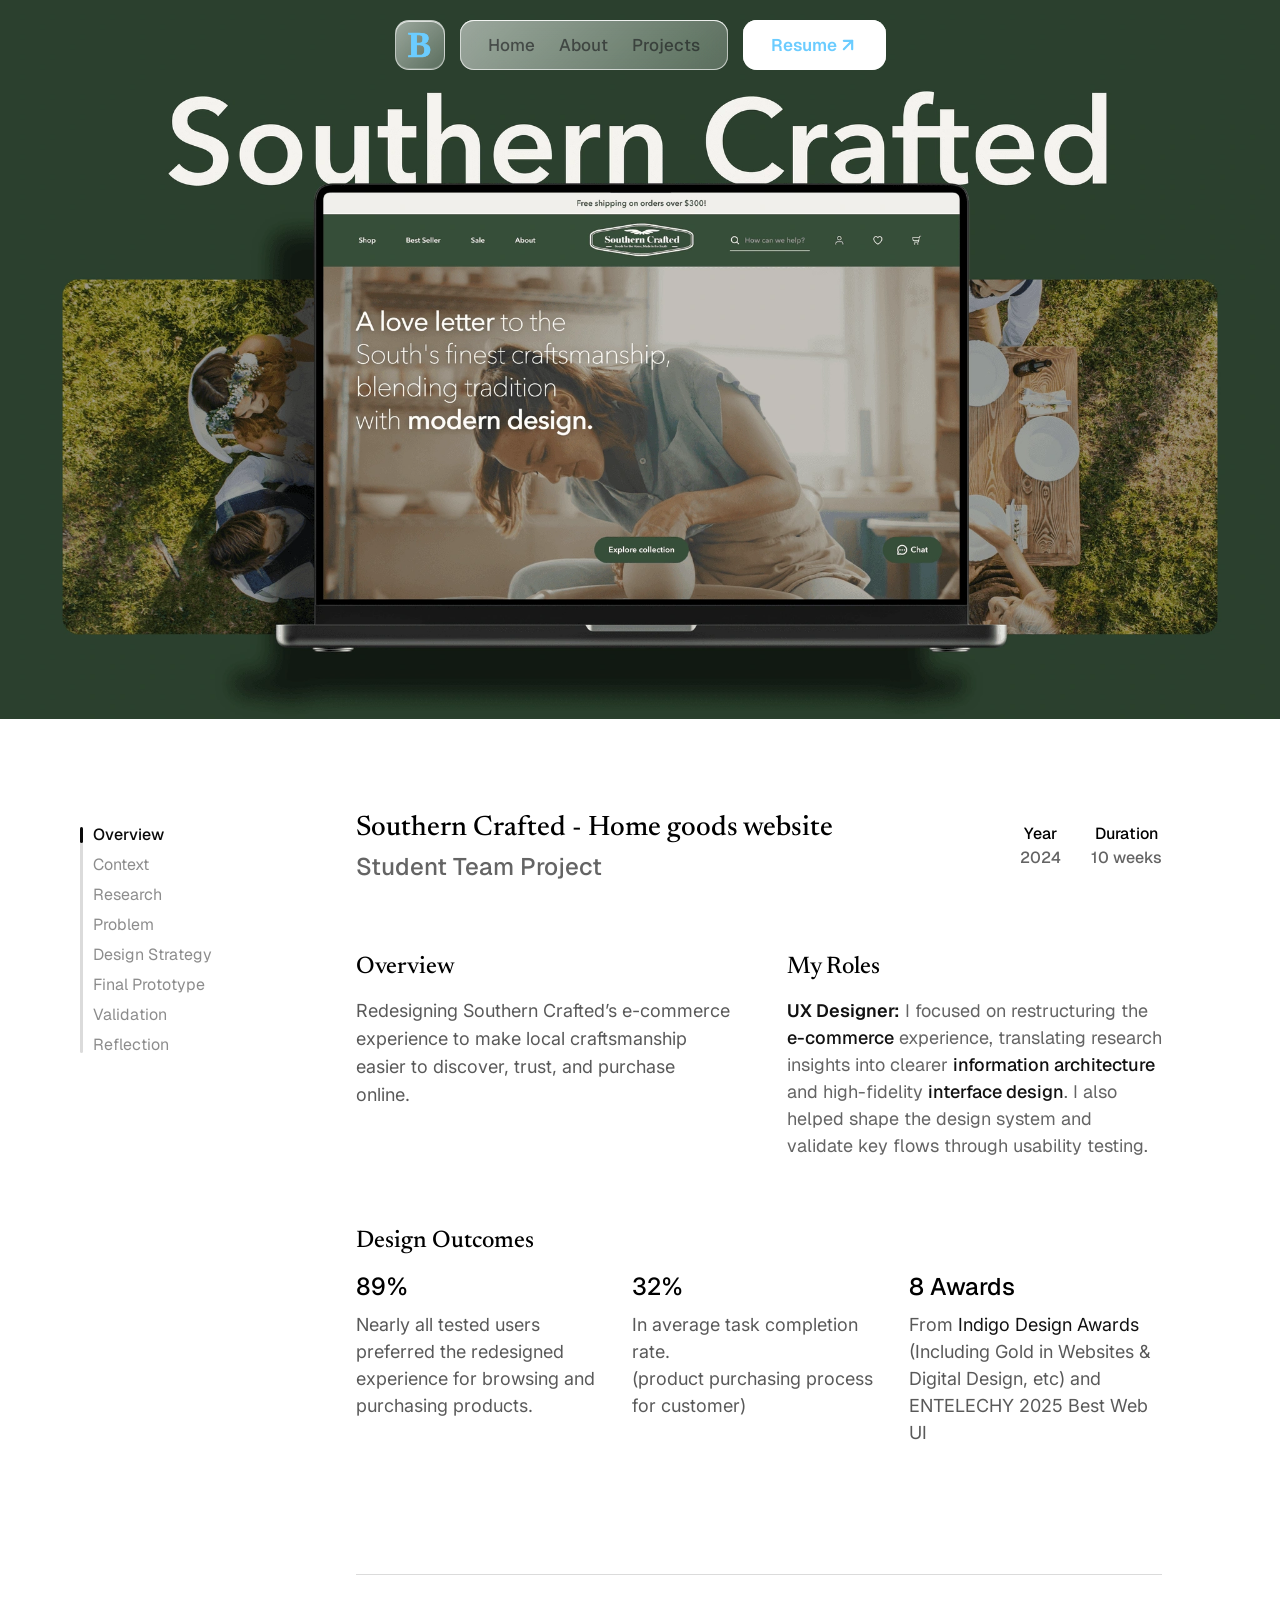
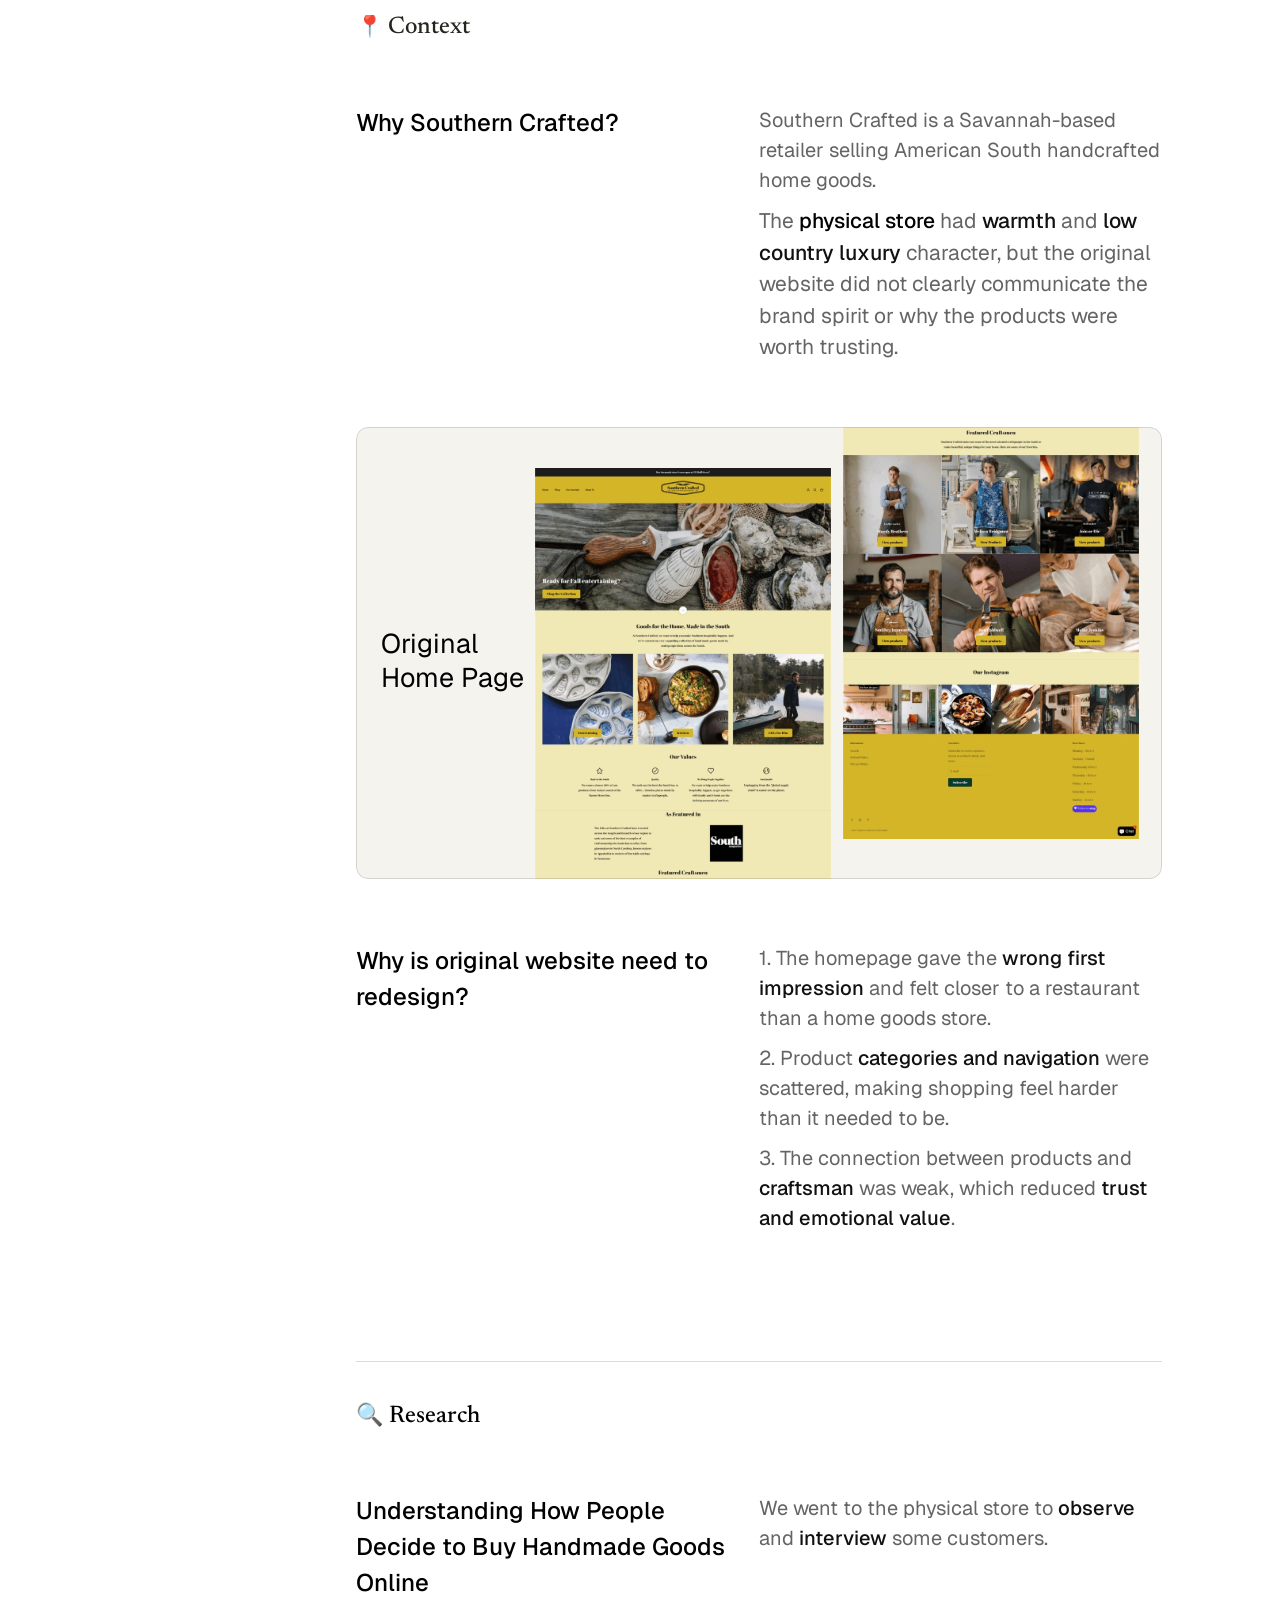
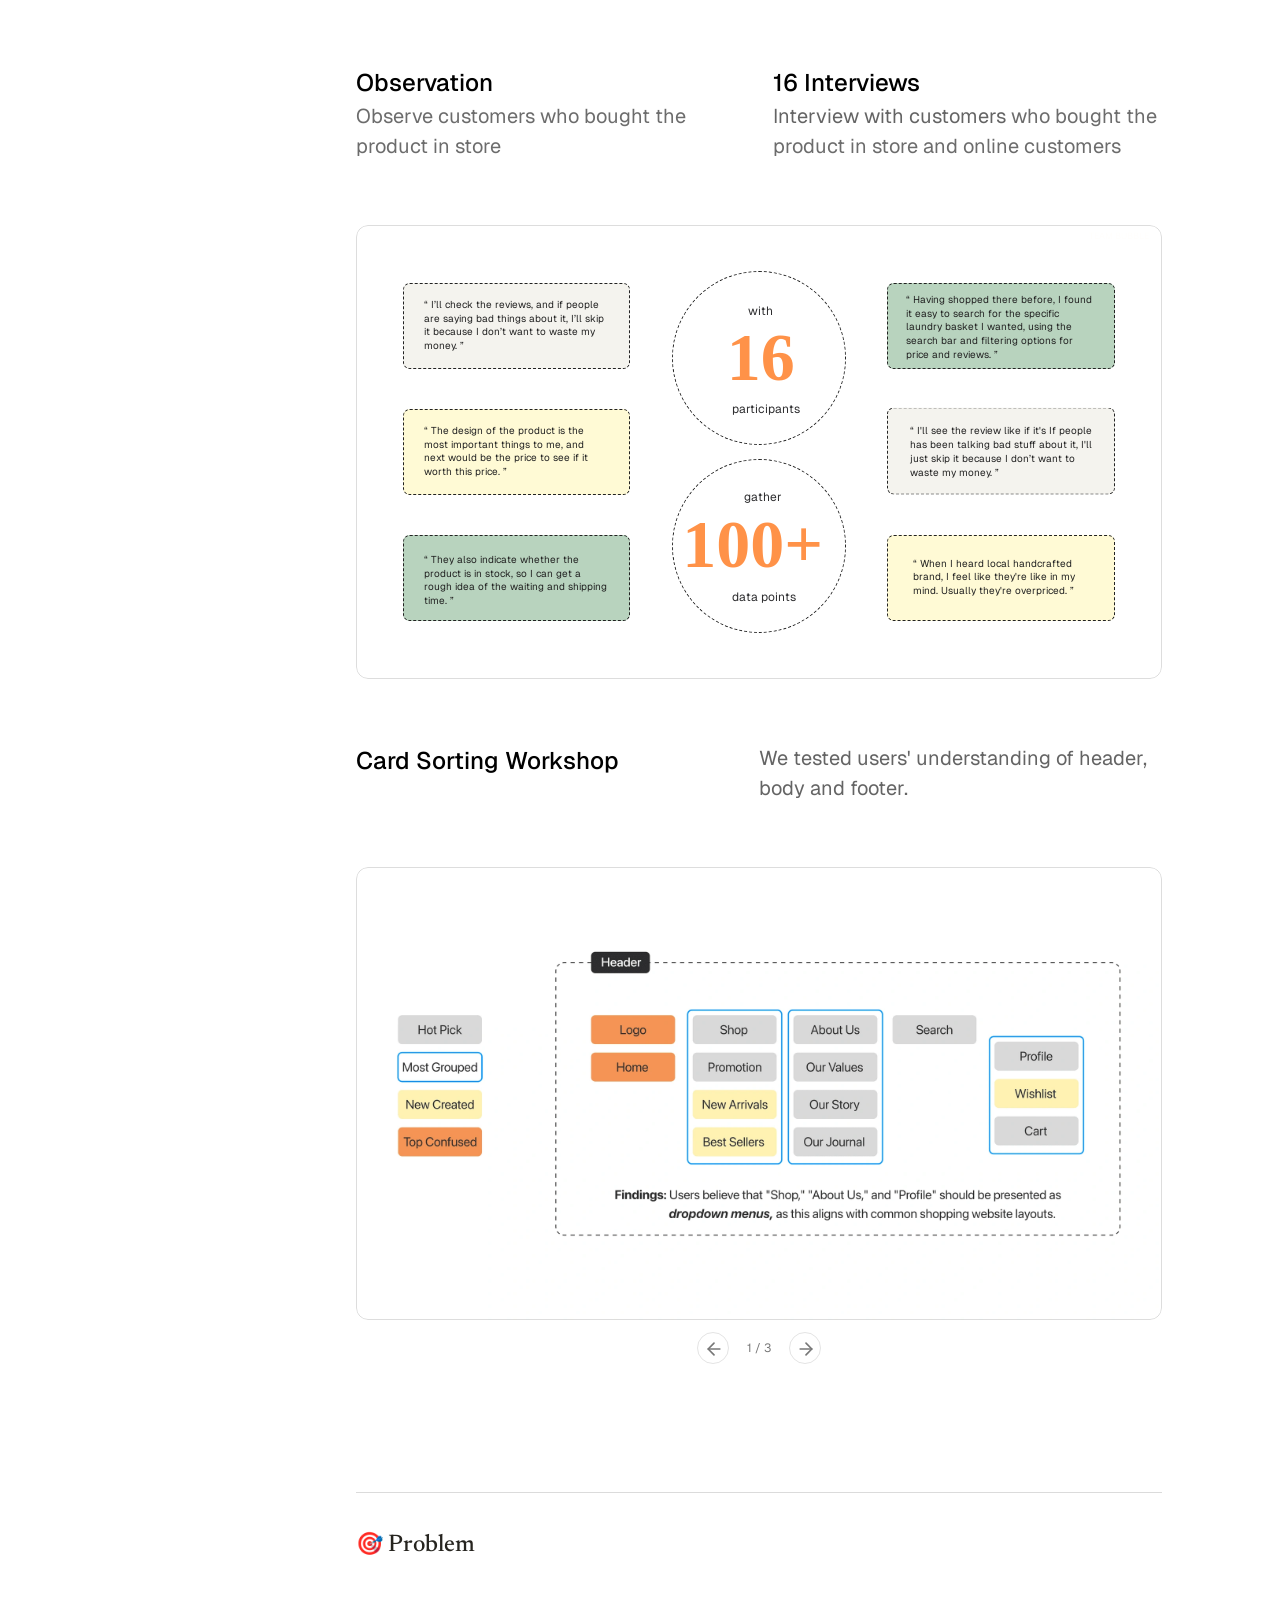
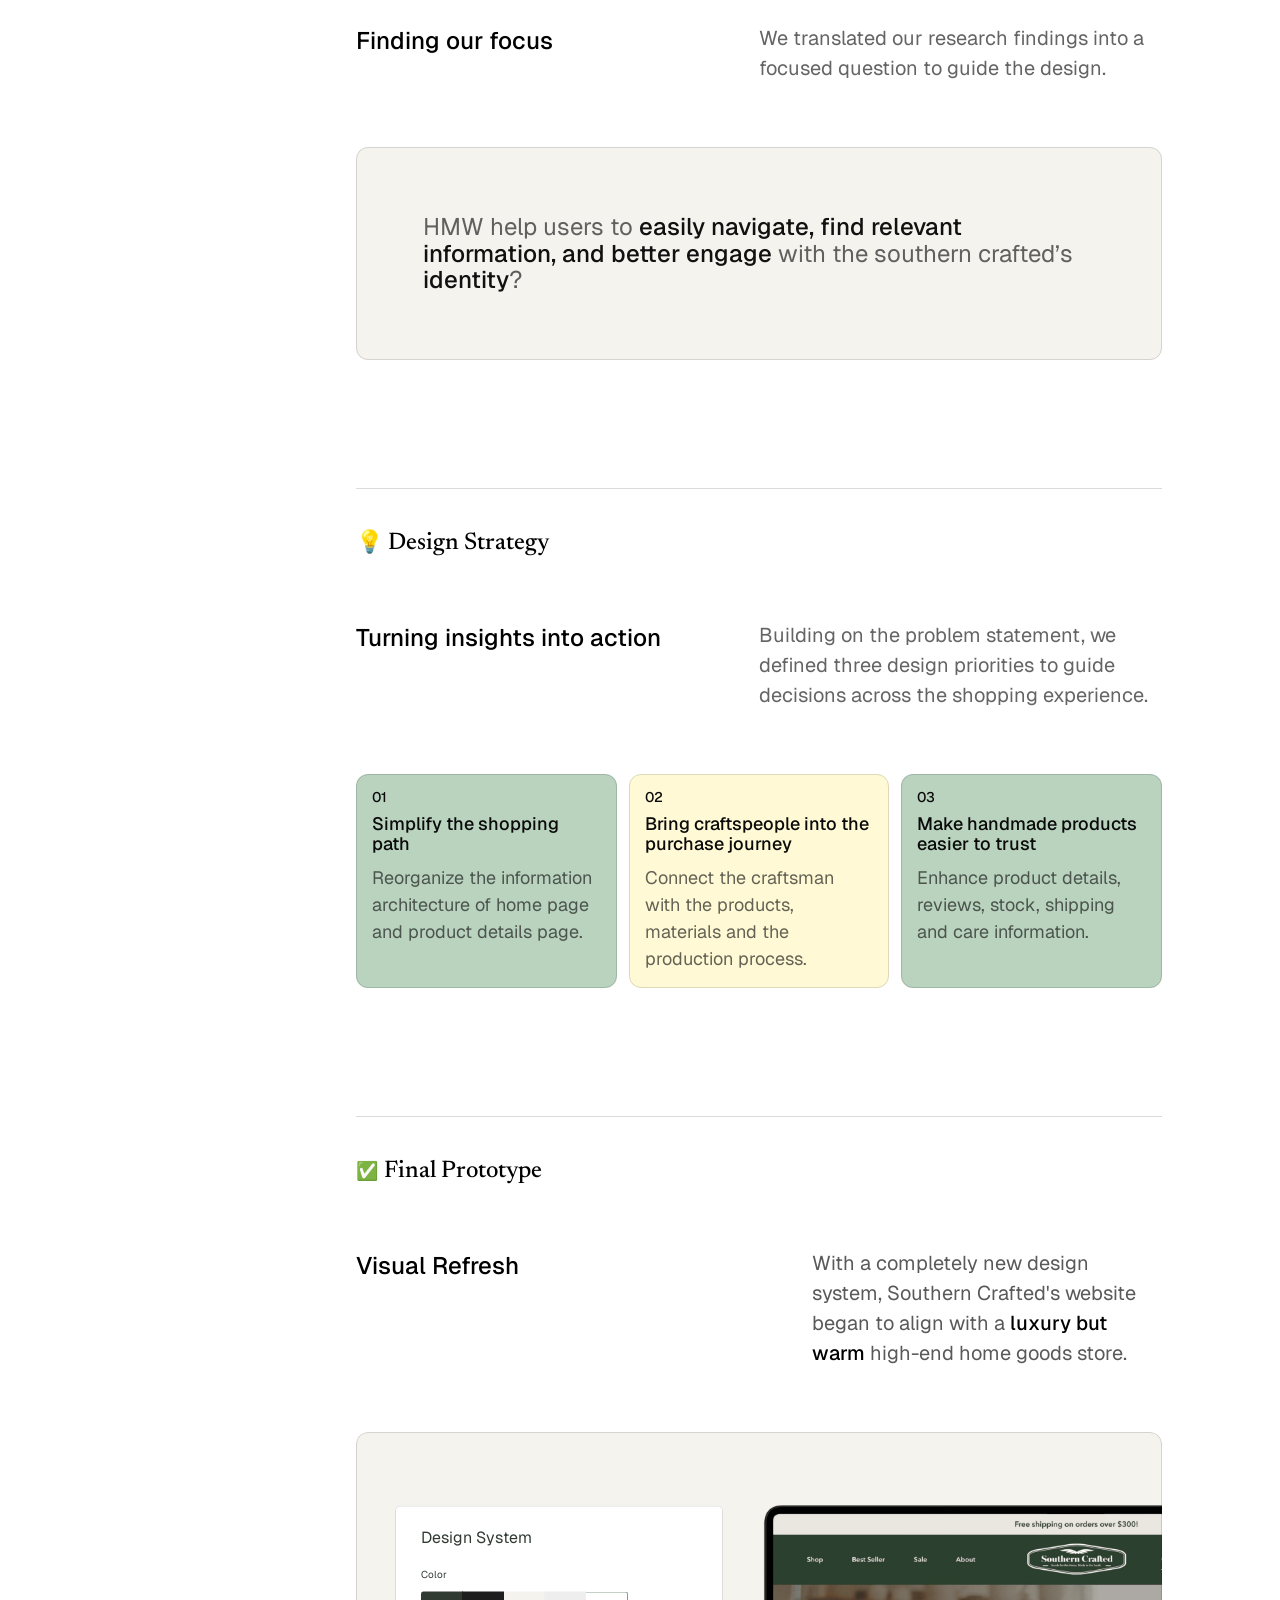
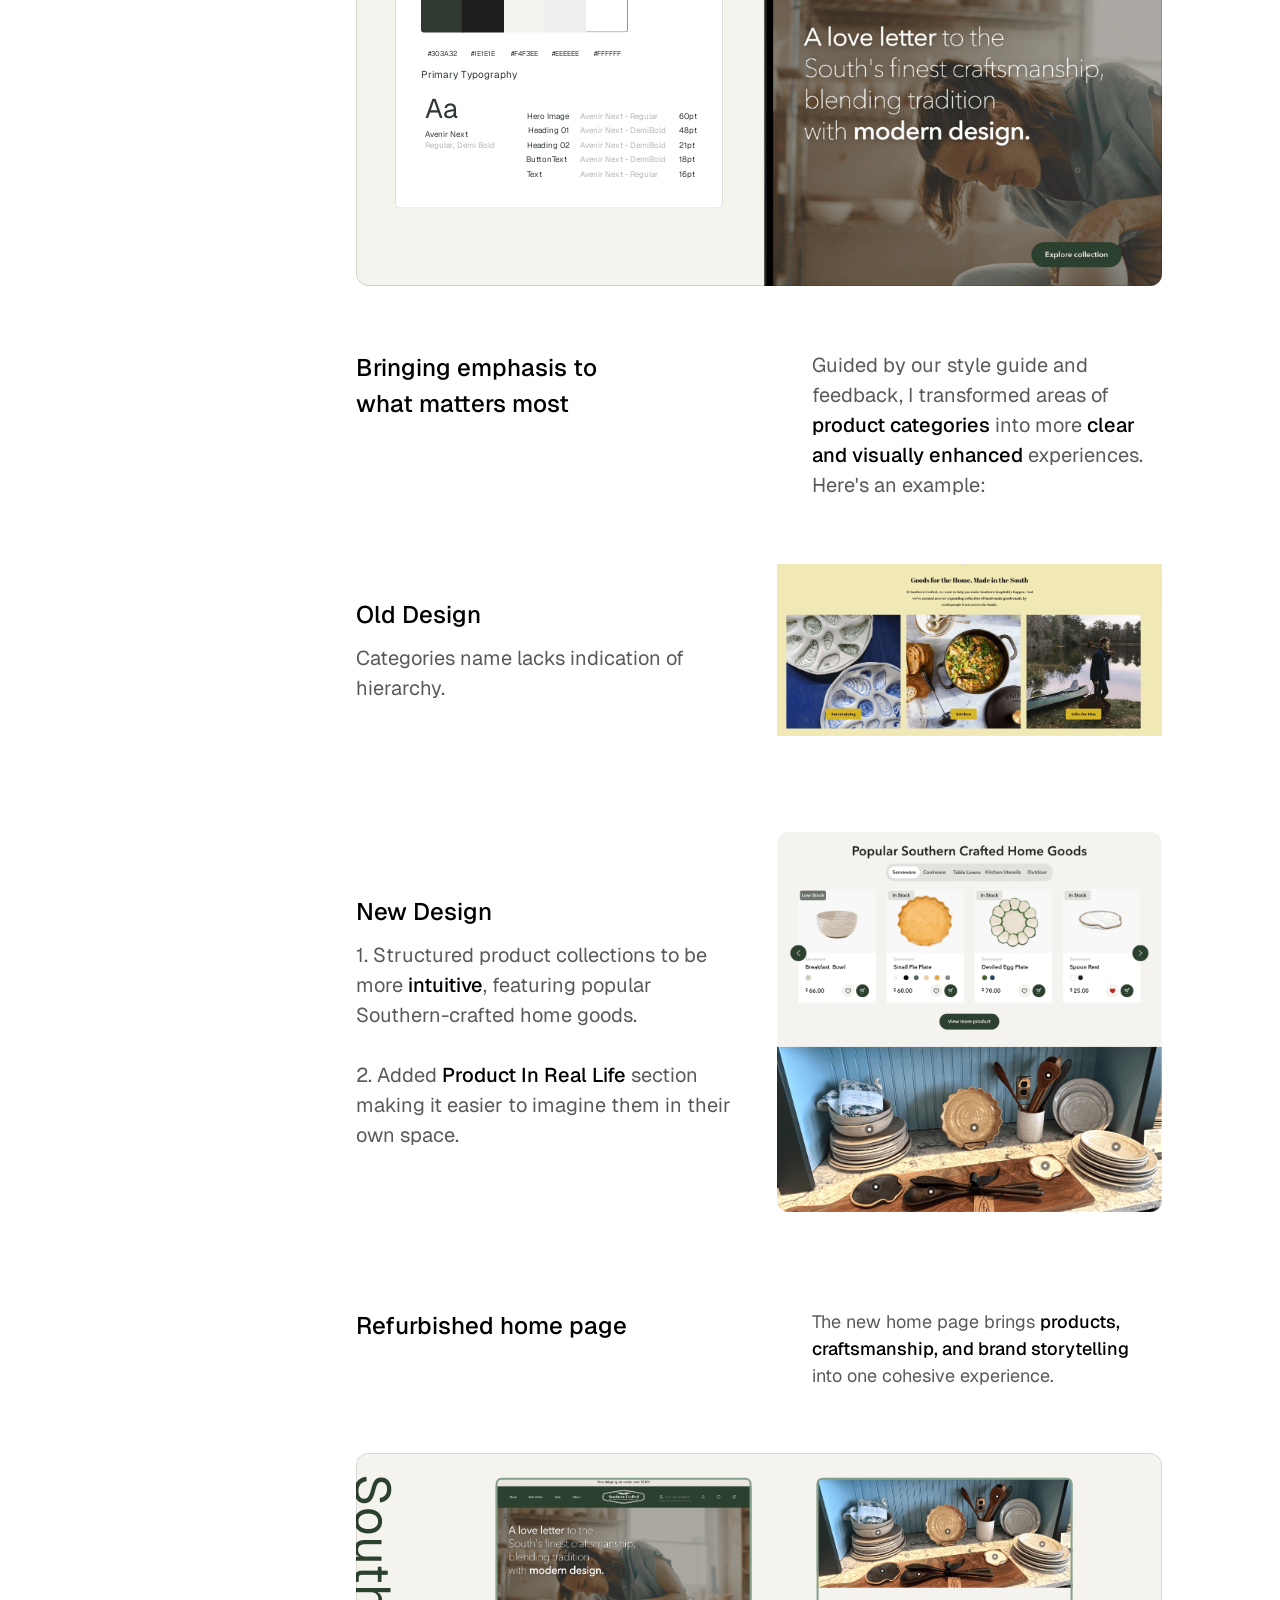
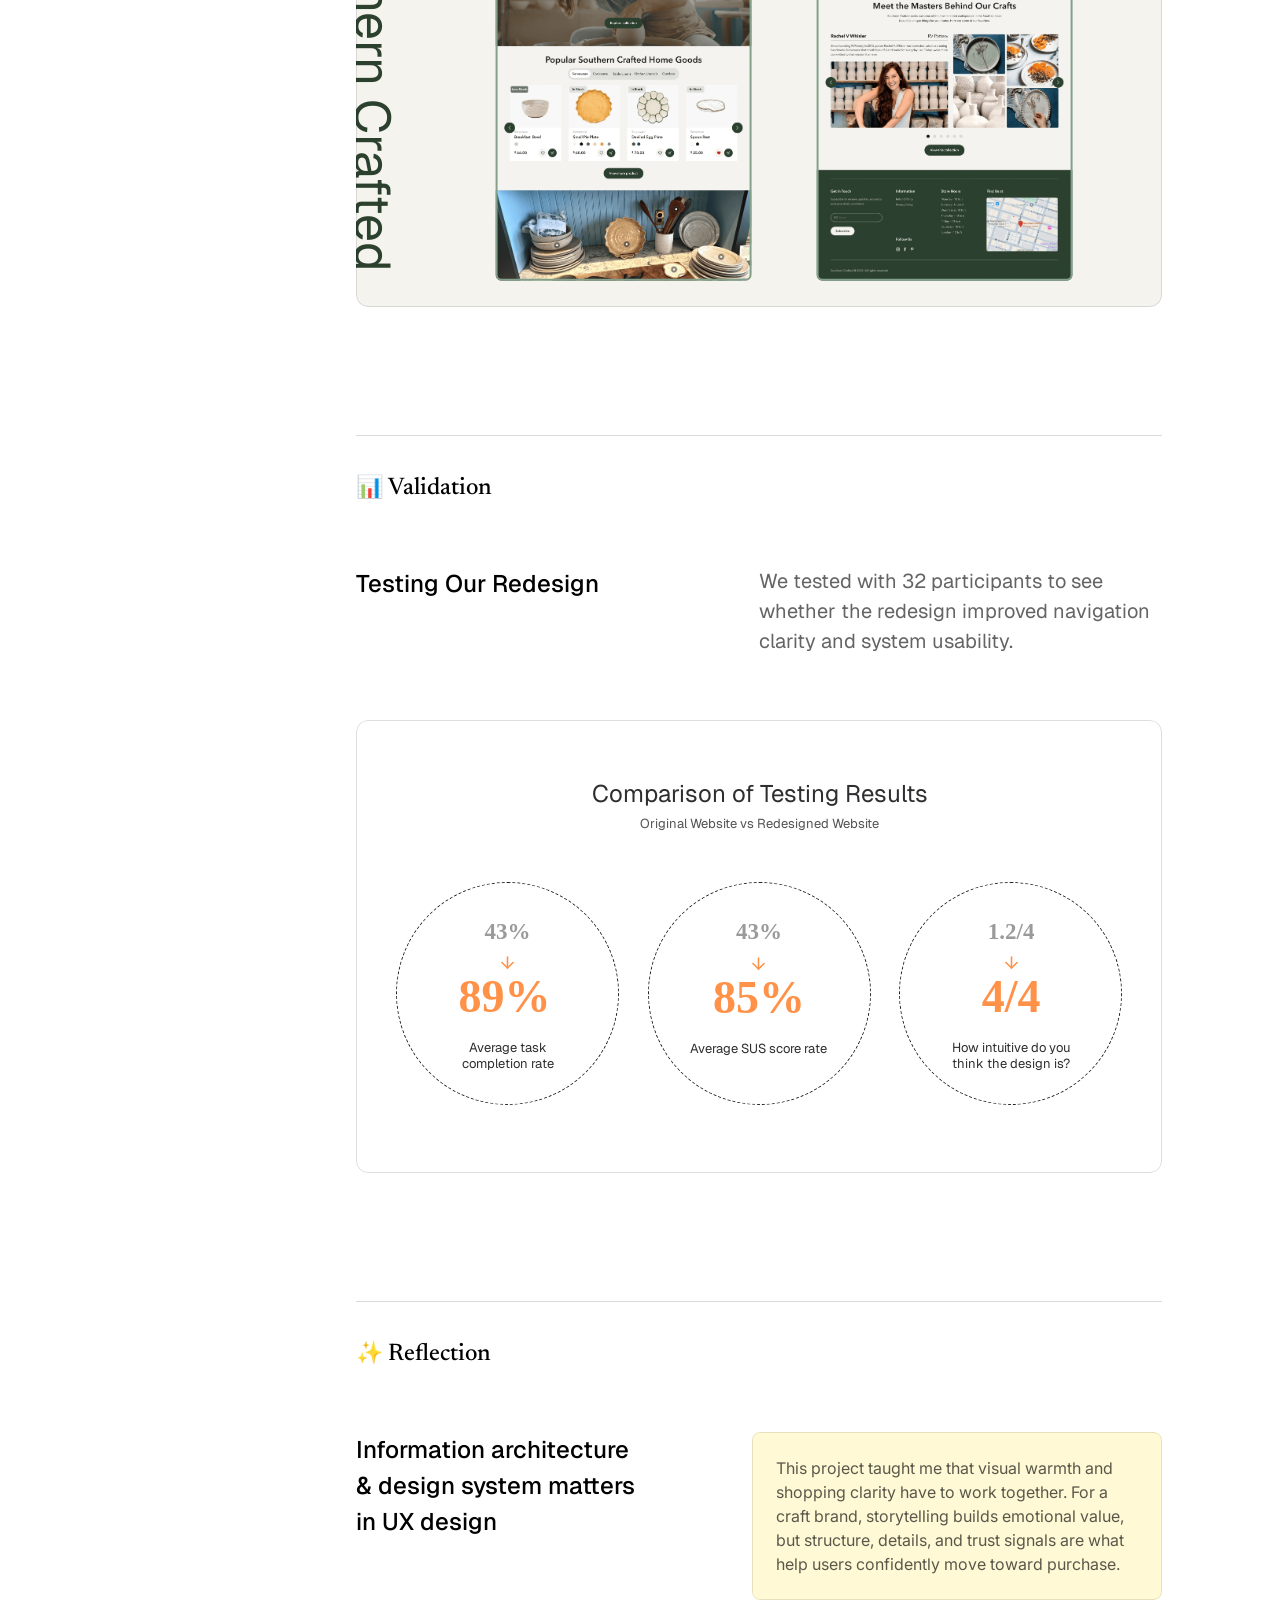
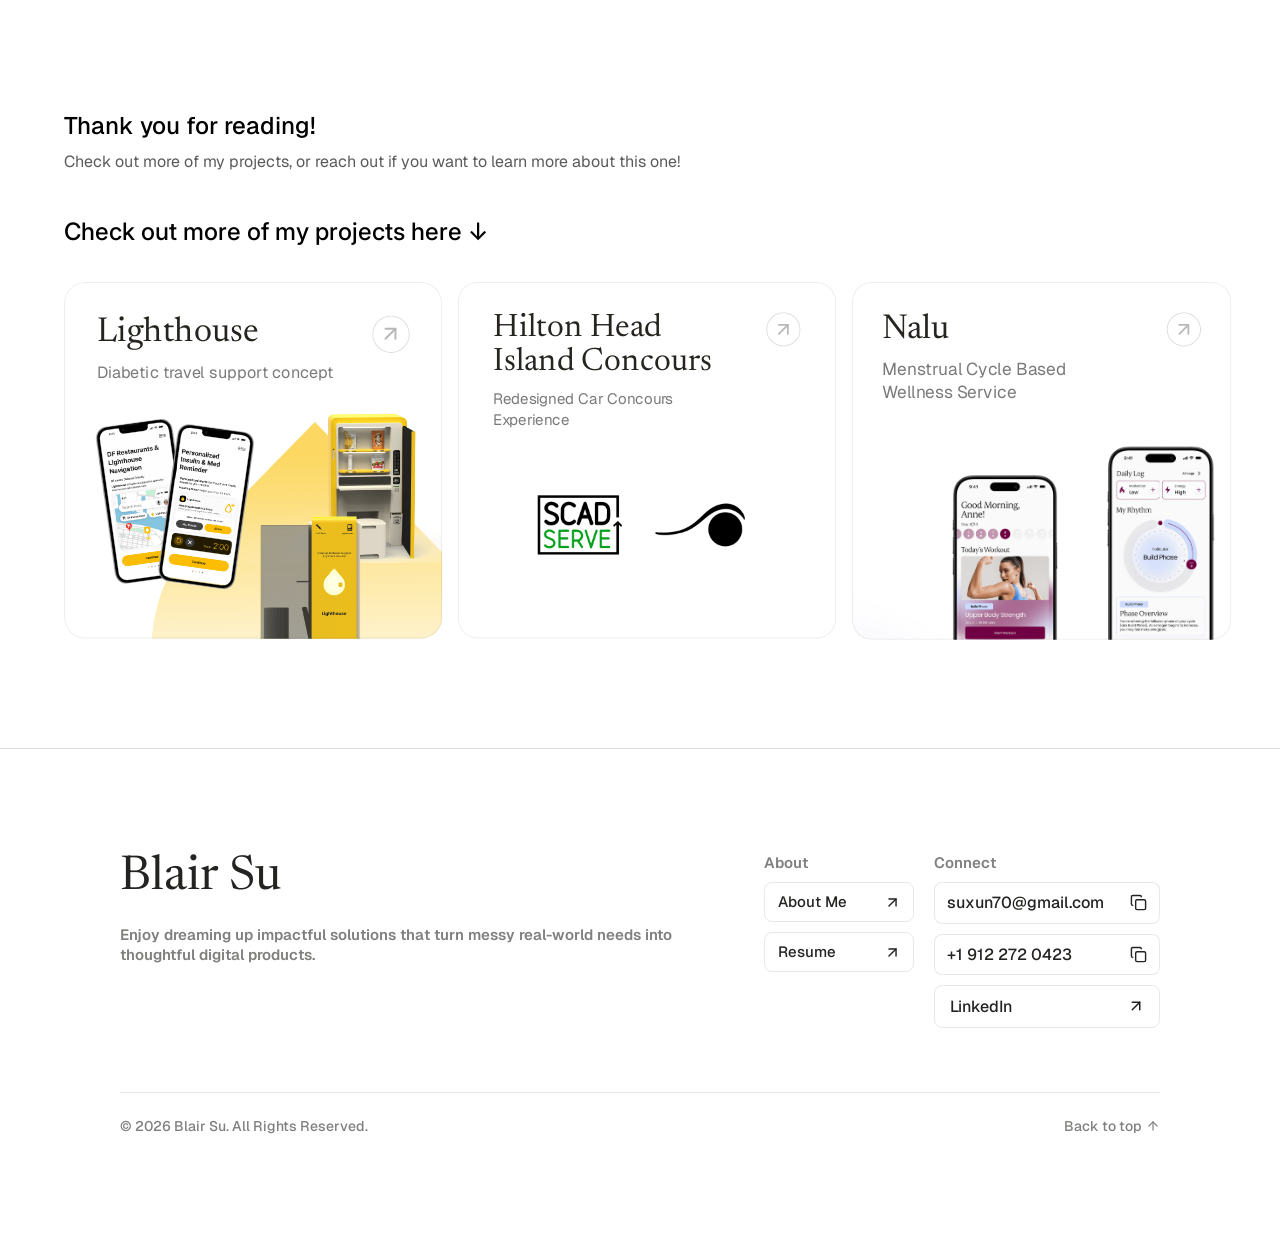
<file: project-2-southerncrafted/index.html>
<!doctype html>
<html lang="en"><head><meta charset="utf-8"><meta name="viewport" content="width=device-width,initial-scale=1"><base href="../"><title>Southern Crafted Case Study | Blair Su</title><meta name="description" content="Southern Crafted project case study by Blair Su."><link rel="icon" href="./assets/blair-su-favicon-b.png"><link rel="stylesheet" href="https://fonts.googleapis.com/css2?family=Geist:wght@400;500;600;700&family=Newsreader:opsz,wght@6..72,400;6..72,500;6..72,600&family=Inter:wght@400;500;600;700&display=swap"><link rel="stylesheet" href="./assets/case-studies/layout.css"><link rel="stylesheet" href="./assets/case-studies/behavior.css?v=desktop-title-gap-10"><link rel="stylesheet" href="./assets/case-studies/header.css"><link rel="stylesheet" href="./assets/header-hover.css?v=white-surface-4"></head><body><div class="header-blur-layer" aria-hidden="true"></div><nav class="portfolio-header" aria-label="Portfolio navigation"><div class="portfolio-header-layout"><a class="portfolio-header-logo-link w--current" href="./" data-home-reload="" aria-label="Home"><span class="portfolio-header-logo-text" aria-hidden="true">B</span></a><div class="portfolio-header-liquid" aria-label="Primary navigation"><a class="portfolio-header-nav-link w--current" href="./" data-home-reload="">Home</a><a class="portfolio-header-nav-link" href="./about.html">About</a><a class="portfolio-header-nav-link" href="./#selected-projects"="">Projects</a></div><a class="portfolio-header-resume-link" href="https://docs.google.com/document/d/1EQt0uCxezmY4o4NZ14qj3Sk8BYZWphJlj4wIumuw6OQ/edit?usp=sharing" target="_blank" rel="noopener noreferrer" aria-label="Resume"><span>Resume</span><svg class="portfolio-header-resume-arrow" width="24" height="24" viewBox="0 0 24 24" fill="none" xmlns="http://www.w3.org/2000/svg" aria-hidden="true"><path d="M7 17L17 7" stroke="currentColor" stroke-width="2" stroke-linecap="round" stroke-linejoin="round"></path><path d="M7 7H17V17" stroke="currentColor" stroke-width="2" stroke-linecap="round" stroke-linejoin="round"></path></svg></a><button class="portfolio-header-menu-toggle" type="button" aria-label="Open menu" aria-expanded="false" aria-controls="portfolio-mobile-menu"><span></span><span></span><span></span></button><div class="portfolio-header-mobile-panel" id="portfolio-mobile-menu" aria-hidden="true"><div class="portfolio-mobile-menu-inner"><nav class="portfolio-mobile-menu-primary" aria-label="Mobile primary navigation"><a class="portfolio-header-mobile-link portfolio-mobile-main-link w--current" href="./" data-home-reload="">Home</a><a class="portfolio-header-mobile-link portfolio-mobile-main-link" href="./about.html">About</a></nav><section class="portfolio-mobile-menu-section" aria-label="Project navigation"><h2 class="portfolio-mobile-menu-section-title">Project</h2><a class="portfolio-mobile-project-link" href="./project-1-lighthouse/"><span class="portfolio-mobile-project-icon-wrap"><img src="./assets/mobile-menu-project-icon.svg" alt="" class="portfolio-mobile-project-icon"></span><span class="portfolio-mobile-project-title">Lighthouse<span class="portfolio-mobile-project-time">5 min</span></span></a><a class="portfolio-mobile-project-link" href="./project-2-southerncrafted/"><span class="portfolio-mobile-project-icon-wrap"><img src="./assets/southern-crafted-logo.svg" alt="" class="portfolio-mobile-project-icon"></span><span class="portfolio-mobile-project-title">Southern Crafted<span class="portfolio-mobile-project-time">5 min</span></span></a><a class="portfolio-mobile-project-link" href="./project-3-hhi/"><span class="portfolio-mobile-project-icon-wrap"><img src="./assets/mobile-menu-hhi.png" alt="" class="portfolio-mobile-project-icon"></span><span class="portfolio-mobile-project-title">Hilton Head Island Concours<span class="portfolio-mobile-project-time">4 min</span></span></a><a class="portfolio-mobile-project-link" href="./project-4-nalu/"><span class="portfolio-mobile-project-icon-wrap"><img src="./assets/mobile-menu-nalu.png" alt="" class="portfolio-mobile-project-icon"></span><span class="portfolio-mobile-project-title">Nalu<span class="portfolio-mobile-project-time">3 min</span></span></a></section><section class="portfolio-mobile-menu-section cc-other" aria-label="Other navigation"><h2 class="portfolio-mobile-menu-section-title">Other</h2><a class="portfolio-header-mobile-link portfolio-mobile-other-link cc-resume" href="https://docs.google.com/document/d/1EQt0uCxezmY4o4NZ14qj3Sk8BYZWphJlj4wIumuw6OQ/edit?usp=sharing" target="_blank" rel="noopener noreferrer"><span>Resume</span><svg class="portfolio-header-mobile-arrow" width="18" height="18" viewBox="0 0 24 24" fill="none" xmlns="http://www.w3.org/2000/svg" aria-hidden="true"><path d="M7 17L17 7" stroke="currentColor" stroke-width="2" stroke-linecap="round" stroke-linejoin="round"></path><path d="M7 7H17V17" stroke="currentColor" stroke-width="2" stroke-linecap="round" stroke-linejoin="round"></path></svg></a></section></div></div></div></nav><a class="case-skip" href="#overview">Skip to case study</a><div class="case-breakpoint case-desktop"><div class="case-node s433" data-source="TSdR4hxYH" data-layer="Desktop"><div class="case-node s125" data-source="ktRwyaxbD" data-layer="Room to Breathe Page"><div class="case-node s278" data-source="evjgkDuQG" data-layer="S1 Introduction"><div class="case-node s277" data-source="or_aetOvv" data-layer="72" role="img" aria-label="72"></div></div><div class="case-node s412" data-source="qiUdZP71M" data-layer="Case Study Body"><nav class="case-node s2" aria-label="Case study sections"><div class="case-sections"><a href="#overview" data-section="overview">Overview</a><a href="#context" data-section="context">Context</a><a href="#research" data-section="research">Research</a><a href="#problem" data-section="problem">Problem</a><a href="#design-strategy" data-section="design-strategy">Design Strategy</a><a href="#final-prototype" data-section="final-prototype">Final Prototype</a><a href="#validation" data-section="validation">Validation</a><a href="#reflection" data-section="reflection">Reflection</a></div></nav><article class="case-node s411" data-source="WOwTuLXIy" data-layer="Article Content"><div class="case-node s11" data-source="tL77BGgWL" data-layer="Top" id="desktop-overview" data-anchor="overview"><div class="case-node s6" data-source="ofvlHaM0C" data-layer="Title"><div class="case-node s4" data-source="VzsPL9T8Y"><p class="s3"><span class="s3">Southern Crafted - Home goods website</span></p></div><div class="case-node s5" data-source="NWUI3TV8K"><p class="s3"><span class="s3">Student Team Project</span></p></div></div><div class="case-node s10" data-source="jNiqiQx6C" data-layer="Time"><div class="case-node s9" data-source="TROd6a81n" data-layer="Year"><div class="case-node s7" data-source="xUecwCf37"><p class="s3"><span class="s3">Year</span></p></div><div class="case-node s8" data-source="CInt10Xdu"><p class="s3"><span class="s3">2024</span></p></div></div><div class="case-node s9" data-source="m4yg_Fjwp" data-layer="Duration"><div class="case-node s7" data-source="oIkbnCvo3"><p class="s3"><span class="s3">Duration</span></p></div><div class="case-node s8" data-source="cQl6Qg42X"><p class="s3"><span class="s3">10 weeks</span></p></div></div></div></div><div class="case-node s20" data-source="ri5AE1qvr" data-layer="Overview and Roles"><div class="case-node s16" data-source="MD_TLD9Pi" data-layer="Overview Text"><div class="case-node s12" data-source="BCqTWZfLg"><p class="s3"><span class="s3">Overview</span></p></div><div class="case-node s281" data-source="lEWJL6CFk"><p class="s3"><span class="s279">Redesigning Southern Crafted’s e-commerce experience to make local craftsmanship easier to discover, trust, and purchase online.</span><span class="s280"> </span></p></div></div><div class="case-node s16" data-source="hfdue0lYy" data-layer="Roles Text"><div class="case-node s12" data-source="Ln_jb36wl"><p class="s3"><span class="s3">My Roles</span></p></div><div class="case-node s19" data-source="s73S2ebNg"><p class="s3"><span class="s17">UX Designer:</span><span class="s13"> I focused on restructuring the </span><span class="s18">e-commerce</span><span class="s13"> experience, translating research insights into clearer </span><span class="s18">information architecture</span><span class="s13"> and high-fidelity </span><span class="s18">interface design</span><span class="s13">. I also helped shape the design system and validate key flows through usability testing.</span></p></div></div></div><div class="case-node s27" data-source="hboekQIXl" data-layer="Outcomes"><div class="case-node s21" data-source="d7HSlPRzW"><p class="s3"><span class="s3">Design Outcomes</span></p></div><div class="case-node s26" data-source="mogsbW4Fk"><div class="case-node s24" data-source="jnctjK4sp"><div class="case-node s126" data-source="fowxhR2Di"><p class="s3"><span class="s3">89% </span></p></div><div class="case-node s119" data-source="gebUia2uo"><p class="s3"><span class="s3">Nearly all tested users preferred the redesigned experience for browsing and purchasing products.</span></p></div></div><div class="case-node s24" data-source="dtllQsmhL"><div class="case-node s126" data-source="rRJNG0jN0"><p class="s3"><span class="s3">32% </span></p></div><div class="case-node s119" data-source="XGtOueY_J"><p class="s3"><span class="s3">In average task completion rate.</span></p><p class="s3"><span class="s3">(product purchasing process for customer)</span></p></div></div><div class="case-node s25" data-source="cYBoxGdza"><div class="case-node s22" data-source="wNY9e17_N"><p class="s3"><span class="s3">8 Awards</span></p></div><div class="case-node s283" data-source="rvkYZc9Qx"><p class="s3"><span class="s279">From </span><a class="s282" href="https://indigoaward.com/winners/9961">Indigo Design Awards</a><span class="s279"> (Including Gold in Websites &amp; Digital Design, etc) and ENTELECHY 2025 Best Web UI</span></p></div></div></div></div><div class="case-node s41" data-source="dflip6HuH" data-layer="Section Context" id="desktop-context" data-anchor="context"><div class="case-node s28" data-source="vkC4Vgylg" data-layer="Divider"></div><div class="case-node s290" data-source="WxQW0EUXQ"><div class="case-node s27" data-source="IYScD3wox"><div class="case-node s31" data-source="AVYtHfebN" id="desktop-context-title" data-anchor="context-title"><p class="s3"><span class="s29">📍</span><span class="s30"> Context</span></p></div><div class="case-node s34" data-source="DOIgZaN9N"><div class="case-node s32" data-source="QAjtIGXbT"><p class="s3"><span class="s3">Why Southern Crafted?</span></p></div><div class="case-node s285" data-source="BS4kDl_oE"><div class="case-node s227" data-source="sUjJuJtHC"><p class="s3"><span class="s3">Southern Crafted is a Savannah-based retailer selling American South handcrafted home goods.</span></p></div><div class="case-node s284" data-source="GbcMuDEK8"><p class="s3"><span class="s13">The </span><span class="s85">physical store</span><span class="s13"> had </span><span class="s14">warmth</span><span class="s13"> and </span><span class="s14">low country luxury</span><span class="s13"> character, but the original website did not clearly communicate the brand spirit or why the products were worth trusting.</span></p></div></div></div></div><div class="case-node s289" data-source="l8HodM7QO" data-layer="Slide 16:9 - 3"><div class="case-node s286" data-source="PpS5DZfZ8" data-layer="2024, 13_59_57 GMT-4 1" role="img" aria-label="2024, 13_59_57 GMT-4 1"></div><div class="case-node s287" data-source="xngD8snV8" data-layer="2024, 13_59_57 GMT-4 2" role="img" aria-label="2024, 13_59_57 GMT-4 2"></div><div class="case-node s288" data-source="G3UAMTzF4" data-layer="Original Home Page"><p class="s3"><span class="s3">Original Home Page</span></p></div></div></div></div><div class="case-node s41" data-source="Ij0xVLNXf" data-layer="Section Context" id="desktop-at-a-glance" data-anchor="at-a-glance"><div class="case-node s27" data-source="Ks9d5DKm_"><div class="case-node s34" data-source="yRPif2nVg"><div class="case-node s32" data-source="LOlyB68Xf"><p class="s3"><span class="s3">Why is original website need to redesign?</span></p></div><div class="case-node s285" data-source="ASylxtAL8"><div class="case-node s291" data-source="OBY7SIZUm"><p class="s3"><span class="s13">1. The homepage gave the</span><span class="s14"> wrong first impression</span><span class="s13"> and felt closer to a restaurant than a home goods store.</span></p></div><div class="case-node s291" data-source="ay0RUpyjQ"><p class="s3"><span class="s13">2. Product </span><span class="s14">categories and navigation</span><span class="s13"> were scattered, making shopping feel harder than it needed to be.</span></p></div><div class="case-node s291" data-source="wFc8Ysswj"><p class="s3"><span class="s13">3. The connection between products and </span><span class="s14">craftsman</span><span class="s13"> was weak, which reduced </span><span class="s14">trust and emotional value</span><span class="s13">.</span></p></div></div></div></div></div><div class="case-node s41" data-source="gzO1KU5hk" data-layer="Research" id="desktop-research" data-anchor="research"><div class="case-node s28" data-source="swPl8qQ2z" data-layer="Divider"></div><div class="case-node s45" data-source="BtqMCaAax" id="desktop-research-title" data-anchor="research-title"><p class="s3"><span class="s42">🔍</span><span class="s43"> </span><span class="s44">Research</span></p></div><div class="case-node s290" data-source="U07JBZeFt"><div class="case-node s34" data-source="AfHNwXH6I"><div class="case-node s46" data-source="iCultOKQj"><p class="s3"><span class="s3">Understanding How People Decide to Buy Handmade Goods Online</span></p></div><div class="case-node s292" data-source="F89swDnbg"><p class="s3"><span class="s13">We went to the physical store to </span><span class="s14">observe </span><span class="s13">and</span><span class="s14"> interview</span><span class="s13"> some customers.</span></p></div></div><div class="case-node s297" data-source="QcJsF1aUF"><div class="case-node s77" data-source="TUDxCCX6a"><div class="case-node s22" data-source="Hz_xAumyk"><p class="s3"><span class="s3">Observation</span></p></div><div class="case-node s293" data-source="Z03wOsZtn"><p class="s3"><span class="s3">Observe customers who bought the product in store</span></p></div></div><div class="case-node s77" data-source="GcZ1ZxqEb"><div class="case-node s294" data-source="JPbF4GKur"><p class="s3"><span class="s3">16 Interviews</span></p></div><div class="case-node s296" data-source="rVd2BTTYj"><p class="s3"><span class="s70">Interview with customers </span><span class="s295">who bought the product in store and online customers</span></p></div></div></div><div class="case-node s319" data-source="vBkdVU7Ev" data-layer="49"><div class="case-node s298" data-source="apu8r3M6R" data-layer="Team Bubble"><p class="s3"><span class="s3">Team Bubble</span></p></div><div class="case-node s300" data-source="ZcJre7LsI" data-layer="Rectangle 98"><div class="case-node s299" data-source="TER8wgOMM" data-layer="“ I’ll check the reviews, and if people are saying bad things about it, I’ll skip it because I don’t want to waste my money. ”"><p class="s3"><span class="s3">“ I’ll check the reviews, and if people are saying bad things about it, I’ll skip it because I don’t want to waste my money. ”</span></p></div></div><div class="case-node s302" data-source="yO8TY8Rsl" data-layer="Rectangle 101"><div class="case-node s301" data-source="FQ2KmWdkE" data-layer="“ Having shopped there before, I found it easy to search for the specific laundry basket I wanted, using the search bar and filtering options for price and reviews. ”"><p class="s3"><span class="s3">“ Having shopped there before, I found it easy to search for the specific laundry basket I wanted, using the search bar and filtering options for price and reviews. ”</span></p></div></div><div class="case-node s305" data-source="KYnSrf6lq"><div class="case-node s304" data-source="hHmQF12RQ" data-layer="Rectangle 102"><div class="case-node s303" data-source="o91FoChVL" data-layer="“ I'll see the review like if it's If people has been talking bad stuff about it, I'll just skip it because I don’t want to waste my money. ”"><p class="s3"><span class="s3">“ I'll see the review like if it's If people has been talking bad stuff about it, I'll just skip it because I don’t want to waste my money. ”</span></p></div></div></div><div class="case-node s306" data-source="H31D0QwuM" data-layer="Rectangle 103"></div><div class="case-node s307" data-source="kXaWWX9fJ" data-layer="Rectangle 99"><div class="case-node s299" data-source="IwNJHK_uq" data-layer="“ The design of the product is the most important things to me, and next would be the price to see if it worth this price. ”"><p class="s3"><span class="s3">“ The design of the product is the most important things to me, and next would be the price to see if it worth this price. ”</span></p></div></div><div class="case-node s309" data-source="Qqb014w6B" data-layer="Rectangle 100"><div class="case-node s308" data-source="CDx3dzKv7" data-layer="“ They also indicate whether the product is in stock, so I can get a rough idea of the waiting and shipping time. ”"><p class="s3"><span class="s3">“ They also indicate whether the product is in stock, so I can get a rough idea of the waiting and shipping time. ”</span></p></div></div><div class="case-node s310" data-source="lTv5QTzm7" data-layer="“ When I heard local handcrafted brand, I feel like they're like in my mind. Usually they're overpriced. ”"><p class="s3"><span class="s3">“ When I heard local handcrafted brand,  I feel like they're like in my mind. Usually they're overpriced. ”</span></p></div><div class="case-node s315" data-source="Qzmn0v4pE" data-layer="Group 95"><div class="case-node s311" data-source="wFxvtLdQn" data-layer="Ellipse 99"></div><div class="case-node s312" data-source="CFcEu0zaP" data-layer="100+"><p class="s3"><span class="s3">100+</span></p></div><div class="case-node s313" data-source="tlKmutZwZ" data-layer="data points"><p class="s3"><span class="s3">data points</span></p></div><div class="case-node s314" data-source="uzueMMzVE" data-layer="gather"><p class="s3"><span class="s3">gather</span></p></div></div><div class="case-node s318" data-source="i9DnWpdd8" data-layer="Group 96"><div class="case-node s311" data-source="QV0iquL06" data-layer="Ellipse 100"></div><div class="case-node s316" data-source="NEskEI9dV" data-layer="16"><p class="s3"><span class="s3">16</span></p></div><div class="case-node s313" data-source="F5vbbknCw" data-layer="participants"><p class="s3"><span class="s3">participants</span></p></div><div class="case-node s317" data-source="XowhPfyv3" data-layer="with"><p class="s3"><span class="s3">with</span></p></div></div></div><div class="case-node s34" data-source="nMcc3UgMA"><div class="case-node s69" data-source="zLta6w8pW"><p class="s3"><span class="s3">Card Sorting Workshop</span></p></div><div class="case-node s33" data-source="cqGmzFA4S"><p class="s3"><span class="s3">We tested users' understanding of header, body and footer.</span></p></div></div><div class="case-node s174" data-carousel aria-label="Card sorting workshop"><div class="case-carousel-slides"><div data-slide><div class="case-node s325" data-source="oG47OhhXo" data-layer="Variant 1"><div class="case-node s324" data-source="BTkdrB38u" data-layer="Image"><div class="case-node s321" data-source="X9rjqYpVH" role="img" aria-label="Project visual"></div><div class="case-node s323" data-source="umdXhIer_"><div class="case-node s322" data-source="aOZJsKtoA"><svg viewBox="0 0 10.09 10.09" xmlns="http://www.w3.org/2000/svg" width="10.086" height="10.086" fill="none" overflow="visible"><path d="M 5.043 0 C 7.828 0 10.086 2.258 10.086 5.043 C 10.086 7.828 7.828 10.086 5.043 10.086 C 2.258 10.086 0 7.828 0 5.043 C 0 2.258 2.258 0 5.043 0 Z" fill="rgba(17,17,17,0.42)"></path></svg></div><div class="case-node s322" data-source="LV7lRtQED"><svg viewBox="0 0 10.09 10.09" xmlns="http://www.w3.org/2000/svg" width="10.086" height="10.086" fill="none" overflow="visible"><path d="M 5.043 0 C 7.828 0 10.086 2.258 10.086 5.043 C 10.086 7.828 7.828 10.086 5.043 10.086 C 2.258 10.086 0 7.828 0 5.043 C 0 2.258 2.258 0 5.043 0 Z" fill="rgba(17, 17, 17, 0.1)"></path></svg></div><div class="case-node s322" data-source="KfNnEtheg"><svg viewBox="0 0 10.09 10.09" xmlns="http://www.w3.org/2000/svg" width="10.086" height="10.086" fill="none" overflow="visible"><path d="M 5.043 0 C 7.828 0 10.086 2.258 10.086 5.043 C 10.086 7.828 7.828 10.086 5.043 10.086 C 2.258 10.086 0 7.828 0 5.043 C 0 2.258 2.258 0 5.043 0 Z" fill="rgba(17, 17, 17, 0.1)"></path></svg></div></div></div></div></div><div data-slide hidden><div class="case-node s325" data-source="tN5QGB04c" data-layer="Variant 2"><div class="case-node s324" data-source="tN5QGB04cBTkdrB38u" data-layer="Image"><div class="case-node s326" data-source="tN5QGB04cX9rjqYpVH" role="img" aria-label="Project visual"></div><div class="case-node s323" data-source="tN5QGB04cumdXhIer_"><div class="case-node s322" data-source="tN5QGB04caOZJsKtoA"><svg viewBox="0 0 10.09 10.09" xmlns="http://www.w3.org/2000/svg" width="10.086" height="10.086" fill="none" overflow="visible"><path d="M 5.043 0 C 7.828 0 10.086 2.258 10.086 5.043 C 10.086 7.828 7.828 10.086 5.043 10.086 C 2.258 10.086 0 7.828 0 5.043 C 0 2.258 2.258 0 5.043 0 Z" fill="rgba(17, 17, 17, 0.11)"></path></svg></div><div class="case-node s322" data-source="tN5QGB04cLV7lRtQED"><svg viewBox="0 0 10.09 10.09" xmlns="http://www.w3.org/2000/svg" width="10.086" height="10.086" fill="none" overflow="visible"><path d="M 5.043 0 C 7.828 0 10.086 2.258 10.086 5.043 C 10.086 7.828 7.828 10.086 5.043 10.086 C 2.258 10.086 0 7.828 0 5.043 C 0 2.258 2.258 0 5.043 0 Z" fill="rgba(17, 17, 17, 0.42)"></path></svg></div><div class="case-node s322" data-source="tN5QGB04cKfNnEtheg"><svg viewBox="0 0 10.09 10.09" xmlns="http://www.w3.org/2000/svg" width="10.086" height="10.086" fill="none" overflow="visible"><path d="M 5.043 0 C 7.828 0 10.086 2.258 10.086 5.043 C 10.086 7.828 7.828 10.086 5.043 10.086 C 2.258 10.086 0 7.828 0 5.043 C 0 2.258 2.258 0 5.043 0 Z" fill="rgba(17, 17, 17, 0.1)"></path></svg></div></div></div></div></div><div data-slide hidden><div class="case-node s325" data-source="aE4PH2aJK" data-layer="Variant 3"><div class="case-node s324" data-source="aE4PH2aJKBTkdrB38u" data-layer="Image"><div class="case-node s327" data-source="aE4PH2aJKX9rjqYpVH" role="img" aria-label="Project visual"></div><div class="case-node s323" data-source="aE4PH2aJKumdXhIer_"><div class="case-node s322" data-source="aE4PH2aJKaOZJsKtoA"><svg viewBox="0 0 10.09 10.09" xmlns="http://www.w3.org/2000/svg" width="10.086" height="10.086" fill="none" overflow="visible"><path d="M 5.043 0 C 7.828 0 10.086 2.258 10.086 5.043 C 10.086 7.828 7.828 10.086 5.043 10.086 C 2.258 10.086 0 7.828 0 5.043 C 0 2.258 2.258 0 5.043 0 Z" fill="rgba(17, 17, 17, 0.11)"></path></svg></div><div class="case-node s322" data-source="aE4PH2aJKLV7lRtQED"><svg viewBox="0 0 10.09 10.09" xmlns="http://www.w3.org/2000/svg" width="10.086" height="10.086" fill="none" overflow="visible"><path d="M 5.043 0 C 7.828 0 10.086 2.258 10.086 5.043 C 10.086 7.828 7.828 10.086 5.043 10.086 C 2.258 10.086 0 7.828 0 5.043 C 0 2.258 2.258 0 5.043 0 Z" fill="rgba(17, 17, 17, 0.1)"></path></svg></div><div class="case-node s322" data-source="aE4PH2aJKKfNnEtheg"><svg viewBox="0 0 10.09 10.09" xmlns="http://www.w3.org/2000/svg" width="10.086" height="10.086" fill="none" overflow="visible"><path d="M 5.043 0 C 7.828 0 10.086 2.258 10.086 5.043 C 10.086 7.828 7.828 10.086 5.043 10.086 C 2.258 10.086 0 7.828 0 5.043 C 0 2.258 2.258 0 5.043 0 Z" fill="rgba(17, 17, 17, 0.42)"></path></svg></div></div></div></div></div></div><div class="case-carousel-controls"><button type="button" data-prev aria-label="Previous image"><span class="case-icon" style="mask-image:url('./assets/case-studies/arrow-left.svg');-webkit-mask-image:url('./assets/case-studies/arrow-left.svg')" aria-hidden="true"></span></button><span data-carousel-count>1 / 3</span><button type="button" data-next aria-label="Next image"><span class="case-icon" style="mask-image:url('./assets/case-studies/arrow-right.svg');-webkit-mask-image:url('./assets/case-studies/arrow-right.svg')" aria-hidden="true"></span></button></div></div></div></div><div class="case-node s41" data-source="ep9gFMs_J" data-layer="Section Concept" id="desktop-problem" data-anchor="problem"><div class="case-node s28" data-source="pgZPxmbN9" data-layer="Divider"></div><div class="case-node s31" data-source="bBguhlb9l"><p class="s3"><span class="s29">🎯</span><span class="s30"> Problem</span></p></div><div class="case-node s34" data-source="lnmtLCmHK"><div class="case-node s69" data-source="foPJIAInw"><p class="s3"><span class="s3">Finding our focus</span></p></div><div class="case-node s33" data-source="amGnAhY_U"><p class="s3"><span class="s3">We translated our research findings into a focused question to guide the design.</span></p></div></div><div class="case-node s83" data-source="CjEQVTZb_" data-layer="Concept Journey Visual"><div class="case-node s331" data-source="K4rh2y1Rl" data-layer="Journey Step"><div class="case-node s330" data-source="JpNHIFman"><p class="s3"><span class="s13">HMW help users to</span><span class="s328"> </span><span class="s14">easily navigate, find relevant information, and better engage</span><span class="s328"> </span><span class="s13">with the southern crafted’s</span><span class="s329"> </span><span class="s14">identity</span><span class="s329">?</span></p></div></div></div></div><div class="case-node s41" data-source="B73K6MOlg" data-layer="Section Concept" id="desktop-design-strategy" data-anchor="design-strategy"><div class="case-node s28" data-source="edTo7Eqt0" data-layer="Divider"></div><div class="case-node s45" data-source="KfaCAn3kA"><p class="s3"><span class="s42">💡</span><span class="s75"> </span><span class="s44">Design Strategy</span></p></div><div class="case-node s34" data-source="xtxihRfPV"><div class="case-node s69" data-source="eglLrX1pm"><p class="s3"><span class="s3">Turning insights into action</span></p></div><div class="case-node s33" data-source="D8WqVR3Vp"><p class="s3"><span class="s3">Building on the problem statement, we defined three design priorities to guide decisions across the shopping experience.</span></p></div></div><div class="case-node s83" data-source="ojjWGjYbM" data-layer="Concept Journey Visual"><div class="case-node s333" data-source="HsDBbW2rA" data-layer="Journey Step"><div class="case-node s80" data-source="rSSkwtL0F"><p class="s3"><span class="s3">01</span></p></div><div class="case-node s81" data-source="IB9pr2Iln"><p class="s3"><span class="s3">Simplify the shopping path</span></p></div><div class="case-node s332" data-source="a2KeU8Ffw"><p class="s3"><span class="s3">Reorganize the information architecture of home page and product details page.</span></p></div></div><div class="case-node s334" data-source="ZZlJ7nIO8" data-layer="Journey Step"><div class="case-node s80" data-source="UgsgOcLjt"><p class="s3"><span class="s3">02</span></p></div><div class="case-node s81" data-source="VWutaLlLg"><p class="s3"><span class="s3">Bring craftspeople into the purchase journey</span></p></div><div class="case-node s332" data-source="YyAJQ8WBz"><p class="s3"><span class="s3">Connect the craftsman with the products, materials and the production process.</span></p></div></div><div class="case-node s335" data-source="iheosvK1j" data-layer="Journey Step"><div class="case-node s80" data-source="Q3Su6p767"><p class="s3"><span class="s3">03</span></p></div><div class="case-node s81" data-source="i_ysKkUX0"><p class="s3"><span class="s3">Make handmade products easier to trust</span></p></div><div class="case-node s332" data-source="D7uggqJXl"><p class="s3"><span class="s3">Enhance product details, reviews, stock, shipping and care information.</span></p></div></div></div></div><div class="case-node s41" data-source="g5nu4gOCw" data-layer="Section Process" id="desktop-final-prototype" data-anchor="final-prototype"><div class="case-node s28" data-source="MEq_JIS6l" data-layer="Divider"></div><div class="case-node s290" data-source="LGBlsu0HW"><div class="case-node s117" data-source="za0R6JCqi"><div class="case-node s101" data-source="ZY8K1QoxB"><div class="case-node s100" data-source="It94KP1DG"><p class="s3"><span class="s75">✅</span><span class="s42"> </span><span class="s44">Final Prototype</span></p></div></div><div class="case-node s34" data-source="q4fYCPeki"><div class="case-node s102" data-source="aBuw7ZNAx"><p class="s3"><span class="s3">Visual Refresh</span></p></div><div class="case-node s336" data-source="mn8Y0tvRV"><p class="s3"><span class="s103">With a completely new design system, Southern Crafted's website began to align with a </span><span class="s85">luxury but warm</span><span class="s103"> high-end home goods store.</span></p></div></div></div><div class="case-node s371" data-source="vdbVq7q9s" data-layer="Slide 16:9 - 9"><div class="case-node s368" data-source="jTFjRUG29" data-layer="Slide 16:9 - 7"><div class="case-node s337" data-source="hDIO4JeF0" data-layer="Title 28"><p class="s3"><span class="s3">Aa</span></p></div><div class="case-node s338" data-source="RoaVJNy2b" data-layer="Title 29"><p class="s3"><span class="s3">Avenir Next</span></p></div><div class="case-node s339" data-source="g9Op8fI6A" data-layer="Title 30"><p class="s3"><span class="s3">Hero Image</span></p></div><div class="case-node s340" data-source="VUnGNitKW" data-layer="Title 31"><p class="s3"><span class="s3">60pt</span></p></div><div class="case-node s341" data-source="dQhLZE8uT" data-layer="Title 32"><p class="s3"><span class="s3">48pt</span></p></div><div class="case-node s342" data-source="b4U1cdk1G" data-layer="Title 33"><p class="s3"><span class="s3">21pt</span></p></div><div class="case-node s343" data-source="ja1TESoco" data-layer="Title 34"><p class="s3"><span class="s3">Avenir Next - Regular</span></p></div><div class="case-node s344" data-source="J44fiZ1Ix" data-layer="Title 35"><p class="s3"><span class="s3">Avenir Next - DemiBold</span></p></div><div class="case-node s345" data-source="XTYuAyjE8" data-layer="Title 36"><p class="s3"><span class="s3">Avenir Next - DemiBold</span></p></div><div class="case-node s346" data-source="I3mxAv7Gr" data-layer="Title 37"><p class="s3"><span class="s3">Heading 01</span></p></div><div class="case-node s347" data-source="hFfJFrlGw" data-layer="Title 38"><p class="s3"><span class="s3">Heading 02</span></p></div><div class="case-node s348" data-source="FP2PeG3Id" data-layer="Title 40"><p class="s3"><span class="s3">18pt</span></p></div><div class="case-node s349" data-source="XMw_El8fK" data-layer="Title 41"><p class="s3"><span class="s3">Avenir Next - DemiBold</span></p></div><div class="case-node s350" data-source="dcp2PoA5D" data-layer="Title 42"><p class="s3"><span class="s3">ButtonText</span></p></div><div class="case-node s351" data-source="a9Ww0Gu2h" data-layer="Title 43"><p class="s3"><span class="s3">16pt</span></p></div><div class="case-node s352" data-source="D7A83GdxO" data-layer="Title 44"><p class="s3"><span class="s3">Avenir Next - Regular</span></p></div><div class="case-node s353" data-source="LhCJpvmMk" data-layer="Title 45"><p class="s3"><span class="s3">Text</span></p></div><div class="case-node s354" data-source="Wt57qIm2i" data-layer="Title 39"><p class="s3"><span class="s3">Regular, Demi Bold</span></p></div><div class="case-node s355" data-source="zgMJsykMM" data-layer="Primary Typography"><p class="s3"><span class="s3">Primary Typography</span></p></div><div class="case-node s356" data-source="JS5GIIqqw" data-layer="Color"><p class="s3"><span class="s3">Color</span></p></div><div class="case-node s357" data-source="njWl2K3wm" data-layer="Rectangle 464"></div><div class="case-node s358" data-source="vAHxVkGEZ" data-layer="Rectangle 465"></div><div class="case-node s359" data-source="TLaMC_AdZ" data-layer="Rectangle 466"></div><div class="case-node s360" data-source="A3T19r9lr" data-layer="Rectangle 467"></div><div class="case-node s361" data-source="WurlE5U7T" data-layer="Rectangle 468"></div><div class="case-node s362" data-source="dt5eddK_P" data-layer="#303A32"><p class="s3"><span class="s3">#303A32</span></p></div><div class="case-node s363" data-source="QXYxHbNxZ" data-layer="#1E1E1E"><p class="s3"><span class="s3">#1E1E1E</span></p></div><div class="case-node s364" data-source="X4olBprfZ" data-layer="#F4F3EE"><p class="s3"><span class="s3">#F4F3EE</span></p></div><div class="case-node s365" data-source="We3TFuZRU" data-layer="#EEEEEE"><p class="s3"><span class="s3">#EEEEEE</span></p></div><div class="case-node s366" data-source="rwbMWo4ad" data-layer="#FFFFFF"><p class="s3"><span class="s3">#FFFFFF</span></p></div><div class="case-node s367" data-source="RY6E7Vgt4" data-layer="Design System"><p class="s3"><span class="s3">Design System</span></p></div></div><div class="case-node s370" data-source="B_FjTKoIL" data-layer="Mockup"><div class="case-node s369" data-source="VjityQxyf" data-layer="Mockup 1" role="img" aria-label="Mockup 1"></div></div></div><div class="case-node s34" data-source="VOTXiJi7f"><div class="case-node s102" data-source="Iv1NXu7Ui"><p class="s3"><span class="s3">Bringing emphasis to what matters most</span></p></div><div class="case-node s336" data-source="JB0EcrlQo"><p class="s3"><span class="s103">Guided by our style guide and feedback, I transformed areas of </span><span class="s85">product categories</span><span class="s103"> into more </span><span class="s85">clear and visually</span><span class="s103"> </span><span class="s85">enhanced</span><span class="s103"> experiences. Here's an example:</span></p></div></div><div class="case-node s375" data-source="DK2XzH6tq"><div class="case-node s373" data-source="W1D3uJvt0"><div class="case-node s22" data-source="ARQZpWJPX"><p class="s3"><span class="s3">Old Design</span></p></div><div class="case-node s372" data-source="u8icH0Lq9"><p class="s3"><span class="s3">Categories name lacks indication of hierarchy.</span></p></div></div><div class="case-node s374" data-source="xI0ZGXakO" data-layer="2024, 13 59_57 GMT-4" role="img" aria-label="2024, 13 59_57 GMT-4"></div></div><div class="case-node s378" data-source="Hz9Gj_JjL"><div class="case-node s285" data-source="Yi1rRocoP"><div class="case-node s22" data-source="NMeCXKwxX"><p class="s3"><span class="s3">New Design</span></p></div><div class="case-node s291" data-source="BeOGFRwBh"><p class="s3"><span class="s103">1. Structured product collections to be more </span><span class="s85">intuitive</span><span class="s103">, featuring popular Southern-crafted home goods.</span></p><p class="s103"><br></p><p class="s3"><span class="s103">2. Added </span><span class="s85">Product In Real Life</span><span class="s103"> section making it easier to imagine them in their own space. </span></p></div></div><div class="case-node s377" data-source="z8sXwg6_2"><div class="case-node s376" data-source="bfeSmkffe" data-layer="image 4" role="img" aria-label="image 4"></div></div></div><div class="case-node s34" data-source="z_LHOEu5B"><div class="case-node s102" data-source="vuz0QAwBt"><p class="s3"><span class="s3">Refurbished home page</span></p></div><div class="case-node s379" data-source="XoSsLTrnw"><p class="s3"><span class="s103">The new home page brings </span><span class="s85">products, craftsmanship, and brand storytelling</span><span class="s103"> into one cohesive experience.</span></p></div></div><div class="case-node s384" data-source="Nz37mZn5W" data-layer="Frame"><div class="case-node s382" data-source="Nijcfxjiw" data-layer="Group 48095519"><div class="case-node s380" data-source="EIYKLTJGc" data-layer="Homepage Final Version 3" role="img" aria-label="Homepage Final Version 3"></div><div class="case-node s381" data-source="aHC9_vAVz" data-layer="Homepage Final Version 7" role="img" aria-label="Homepage Final Version 7"></div></div><div class="case-node s383" data-source="Rqrx5rynf" data-layer="Southern Crafted"><p class="s3"><span class="s3">Southern Crafted</span></p></div></div></div></div><div class="case-node s41" data-source="wo0ywDu1c" data-layer="Section Process" id="desktop-validation" data-anchor="validation"><div class="case-node s28" data-source="m0luMb_tO" data-layer="Divider"></div><div class="case-node s118" data-source="XUVlcK7fn"><p class="s3"><span class="s29">📊 </span><span class="s30">Validation</span></p></div><div class="case-node s290" data-source="lycTV4Avf"><div class="case-node s34" data-source="Z_huSOEJB"><div class="case-node s46" data-source="zJrLi6dq4"><p class="s3"><span class="s3">Testing Our Redesign</span></p></div><div class="case-node s33" data-source="ZCax6ZnJ1"><p class="s3"><span class="s3">We tested with 32 participants to see whether the redesign improved navigation clarity and system usability.</span></p></div></div><div class="case-node s408" data-source="jhlD4uFEH" data-layer="Frame"><div class="case-node s387" data-source="ouNAT9u6g" data-layer="Frame 427319425"><div class="case-node s385" data-source="VLYz99qIv" data-layer="Comparison of Testing Results"><p class="s3"><span class="s3">Comparison of Testing Results</span></p></div><div class="case-node s386" data-source="HvRy4RsZ9" data-layer="Original Website vs Redesigned Website"><p class="s3"><span class="s3">Original Website vs Redesigned Website</span></p></div></div><div class="case-node s407" data-source="Vu27wWzl3" data-layer="Frame 427319430"><div class="case-node s395" data-source="ZgIEYsIzi" data-layer="Frame 97"><div class="case-node s394" data-source="QIBdy69bR" data-layer="Frame 427319428"><div class="case-node s392" data-source="nI_JWAkaV" data-layer="Frame 427319426"><div class="case-node s388" data-source="zvBTBsUPz" data-layer="43%"><p class="s3"><span class="s3">43%</span></p></div><div class="case-node s391" data-source="aB9EunxLR" data-layer="Frame 427319427"><div class="case-node s389" data-source="yf_OmAFYt" data-layer="arrow-down"><svg width="38" height="38" viewBox="0 0 38 38" fill="none" xmlns="http://www.w3.org/2000/svg">
<path d="M18.8867 7.86951V29.904" stroke="#FF9249" stroke-width="3.14778" stroke-linecap="round" stroke-linejoin="round"/>
<path d="M29.9041 18.8867L18.8869 29.904L7.86963 18.8867" stroke="#FF9249" stroke-width="3.14778" stroke-linecap="round" stroke-linejoin="round"/>
</svg>
</div><div class="case-node s390" data-source="WJyk_Iypy" data-layer="89%"><p class="s3"><span class="s3">89%</span></p></div></div></div><div class="case-node s393" data-source="zscjFjJQQ" data-layer="Average task completion rate"><p class="s3"><span class="s3">Average task completion rate</span></p></div></div></div><div class="case-node s401" data-source="rT_MM_MZe" data-layer="Frame 96"><div class="case-node s400" data-source="CbniZI46A" data-layer="Frame 427319428"><div class="case-node s399" data-source="WbsqrP6hW" data-layer="Frame 427319426"><div class="case-node s396" data-source="VAmjJf7OE" data-layer="43%"><p class="s3"><span class="s3">43%</span></p></div><div class="case-node s398" data-source="k_JqyvUKv" data-layer="Frame 427319427"><div class="case-node s389" data-source="nP_qAwnHo" data-layer="arrow-down"><svg width="38" height="38" viewBox="0 0 38 38" fill="none" xmlns="http://www.w3.org/2000/svg">
<path d="M18.8867 7.86951V29.904" stroke="#FF9249" stroke-width="3.14778" stroke-linecap="round" stroke-linejoin="round"/>
<path d="M29.9041 18.8867L18.8869 29.904L7.86963 18.8867" stroke="#FF9249" stroke-width="3.14778" stroke-linecap="round" stroke-linejoin="round"/>
</svg>
</div><div class="case-node s397" data-source="OM7mgwCqX" data-layer="85%"><p class="s3"><span class="s3">85%</span></p></div></div></div><div class="case-node s393" data-source="BeeFnDnoT" data-layer="Average SUS score rate"><p class="s3"><span class="s3">Average SUS score rate</span></p></div></div></div><div class="case-node s406" data-source="RnfL_rtWK" data-layer="Group 98"><div class="case-node s405" data-source="TQqgtYBBG" data-layer="Frame 427319429"><div class="case-node s404" data-source="TaecC3GW2" data-layer="Frame 427319428"><div class="case-node s399" data-source="dtpjj0BXe" data-layer="Frame 427319426"><div class="case-node s402" data-source="ndG7AYzoJ" data-layer="4"><p class="s3"><span class="s3">1.2/4</span></p></div><div class="case-node s398" data-source="kxALhMyMP" data-layer="Frame 427319427"><div class="case-node s389" data-source="vClZX1QW4" data-layer="arrow-down"><svg width="38" height="38" viewBox="0 0 38 38" fill="none" xmlns="http://www.w3.org/2000/svg">
<path d="M18.8867 7.86951V29.904" stroke="#FF9249" stroke-width="3.14778" stroke-linecap="round" stroke-linejoin="round"/>
<path d="M29.9041 18.8867L18.8869 29.904L7.86963 18.8867" stroke="#FF9249" stroke-width="3.14778" stroke-linecap="round" stroke-linejoin="round"/>
</svg>
</div><div class="case-node s397" data-source="sYw_PpFrO" data-layer="4"><p class="s3"><span class="s3">4/4</span></p></div></div></div><div class="case-node s403" data-source="PxUYLlcrl" data-layer="How intuitive do you think the design is?"><p class="s3"><span class="s3">How intuitive do you think the design is?</span></p></div></div></div></div></div></div></div></div><div class="case-node s41" data-source="M7KbZmh1i" data-layer="Section Process" id="desktop-reflection" data-anchor="reflection"><div class="case-node s409" data-source="JR70sq82a" data-layer="Divider"></div><div class="case-node s118" data-source="XF9E7USkS"><p class="s3"><span class="s29">✨ </span><span class="s30">Reflection</span></p></div><div class="case-node s34" data-source="vh_wa8MnL"><div class="case-node s102" data-source="Jhmj46fHk"><p class="s3"><span class="s3">Information architecture &amp; design system matters in UX design</span></p></div><div class="case-node s410" data-source="xlDRQpcnP" data-layer="Guiding Principles"><div class="case-node s119" data-source="KaYFNVaK3"><p class="s3"><span class="s3">This project taught me that visual warmth and shopping clarity have to work together. For a craft brand, storytelling builds emotional value, but structure, details, and trust signals are what help users confidently move toward purchase.</span></p></div></div></div></div></article></div></div><div class="case-node s173" data-source="dfBen6_u4" data-layer="Case Study Body"><article class="case-node s121" data-source="LjJbWEkh4" data-layer="Article Content"><div class="case-node s225" data-source="GziTUjloq"><div class="case-node s22" data-source="RRWD_HeSI"><p class="s3"><span class="s3">Thank you for reading!</span></p></div><div class="case-node s123" data-source="ZPA_1Fk8F"><p class="s3"><span class="s3">Check out more of my projects, or reach out if you want to learn more about this one!</span></p></div></div><div class="case-node s432" data-source="EBvPpKLjF"><div class="case-node s126" data-source="Cep1DiawC"><p class="s3"><span class="s3">Check out more of my projects here ↓</span></p></div><div class="case-node s11 case-more-projects" data-source="z6esOFRHF"><a class="case-node case-more-link s144" href="./project-1-lighthouse/" aria-label="More project-Lighthouse"><div class="case-more-state case-more-rest"><div class="case-node s426" data-source="LSwwR3cNi" data-layer="Variant 1"><div class="case-node s421" data-source="pYINj3iCL" data-layer="Project Image"><div class="case-node s413" data-source="R34EfRcyS"><svg viewBox="0 0 305.62 374.63" xmlns="http://www.w3.org/2000/svg" width="305.619" height="374.63" fill="none" overflow="visible"><g><defs><linearGradient id="idid_R34EfRcySg1557712899" x1="0.497910447761194" x2="0.501044776119403" y1="0.08" y2="0.71"><stop offset="0" stop-color="rgb(252, 216, 98)" stop-opacity="1"></stop><stop offset="1" stop-color="rgb(255, 252, 243)" stop-opacity="1"></stop></linearGradient></defs><path d="M 269.375 119.115 C 292.711 144.566 305.619 193.3 305.619 229.68 C 305.619 309.733 237.203 374.63 152.81 374.63 C 68.415 374.63 0 309.733 0 229.68 C 0 193.57 5.751 152.007 28.777 126.63 L 152.811 0 Z" fill="url(#idid_R34EfRcySg1557712899)"></path></g></svg></div><div class="case-node s416" data-source="ynchR7RyI" data-layer="Group 48095798"><div class="case-node s414" data-source="g0lhKqod2" data-layer="Onboarding2 1" role="img" aria-label="Onboarding2 1"></div><div class="case-node s415" data-source="uzUBgOpR_" data-layer="Blue" role="img" aria-label="Blue"></div></div><div class="case-node s418" data-source="KtpiqP8BH" data-layer="Group 48095798"><div class="case-node s417" data-source="USJRaQ5W8" data-layer="Onboarding2 1" role="img" aria-label="Onboarding2 1"></div><div class="case-node s415" data-source="yVyON8L6q" data-layer="Blue" role="img" aria-label="Blue"></div></div><div class="case-node s419" data-source="yZbv53aHP" data-layer="final 7.73 2" role="img" aria-label="final 7.73 2"></div><div class="case-node s420" data-source="ZrzR7ss_g" data-layer="final 11.78 3" role="img" aria-label="final 11.78 3"></div></div><div class="case-node s423" data-source="sElKzMooK" data-layer="Card Copy"><div class="case-node s422" data-source="sRyb7S0wK" data-layer="Title"><h3 class="s3"><span class="s3">Lighthouse</span></h3></div><div class="case-node s129" data-source="sM4ohRFtD" data-layer="Subtitle"><p class="s3"><span class="s3">Diabetic travel support concept</span></p></div></div><div class="case-node s425" data-source="tI50WDBOO"><div class="case-node s424" data-source="IXIRTZ2xj"><span class="case-icon" style="mask-image:url('./assets/case-studies/arrow-up-right.svg');-webkit-mask-image:url('./assets/case-studies/arrow-up-right.svg')" aria-hidden="true"></span></div></div></div></div><div class="case-more-state case-more-hover" aria-hidden="true"><div class="case-node s426" data-source="wLErQb2Nj" data-layer="Variant 1"><div class="case-node s421" data-source="wLErQb2NjpYINj3iCL" data-layer="Project Image"><div class="case-node s427" data-source="wLErQb2NjR34EfRcyS"><svg viewBox="0 0 598 734" xmlns="http://www.w3.org/2000/svg" width="598" height="734" fill="none" overflow="visible"><g><defs><linearGradient id="idid_wLErQb2NjR34EfRcySg1557712899" x1="0.497910447761194" x2="0.501044776119403" y1="0.08" y2="0.71"><stop offset="0" stop-color="rgb(252, 216, 98)" stop-opacity="1"></stop><stop offset="1" stop-color="rgb(255, 252, 243)" stop-opacity="1"></stop></linearGradient></defs><path d="M 527.081 233.378 C 572.743 283.244 598 378.727 598 450.004 C 598 606.85 464.132 734 299 734 C 133.867 734 0 606.85 0 450.004 C 0 379.256 11.252 297.821 56.308 248.102 L 299.002 0 Z" fill="url(#idid_wLErQb2NjR34EfRcySg1557712899)"></path></g></svg></div><div class="case-node s428" data-source="wLErQb2NjynchR7RyI" data-layer="Group 48095798"><div class="case-node s414" data-source="wLErQb2Njg0lhKqod2" data-layer="Onboarding2 1" role="img" aria-label="Onboarding2 1"></div><div class="case-node s415" data-source="wLErQb2NjuzUBgOpR_" data-layer="Blue" role="img" aria-label="Blue"></div></div><div class="case-node s429" data-source="wLErQb2NjKtpiqP8BH" data-layer="Group 48095798"><div class="case-node s417" data-source="wLErQb2NjUSJRaQ5W8" data-layer="Onboarding2 1" role="img" aria-label="Onboarding2 1"></div><div class="case-node s415" data-source="wLErQb2NjyVyON8L6q" data-layer="Blue" role="img" aria-label="Blue"></div></div><div class="case-node s419" data-source="wLErQb2NjyZbv53aHP" data-layer="final 7.73 2" role="img" aria-label="final 7.73 2"></div><div class="case-node s420" data-source="wLErQb2NjZrzR7ss_g" data-layer="final 11.78 3" role="img" aria-label="final 11.78 3"></div></div><div class="case-node s423" data-source="wLErQb2NjsElKzMooK" data-layer="Card Copy"><div class="case-node s422" data-source="wLErQb2NjsRyb7S0wK" data-layer="Title"><h3 class="s3"><span class="s3">Lighthouse</span></h3></div><div class="case-node s129" data-source="wLErQb2NjsM4ohRFtD" data-layer="Subtitle"><p class="s3"><span class="s3">Diabetic travel support concept</span></p></div></div><div class="case-node s431" data-source="wLErQb2NjtI50WDBOO"><div class="case-node s430" data-source="wLErQb2NjIXIRTZ2xj"><span class="case-icon" style="mask-image:url('./assets/case-studies/arrow-up-right.svg');-webkit-mask-image:url('./assets/case-studies/arrow-up-right.svg')" aria-hidden="true"></span></div></div></div></div></a><a class="case-node case-more-link s144" href="./project-3-hhi/" aria-label="HHI"><div class="case-more-state case-more-rest"><div class="case-node s153" data-source="ACcMPZugf" data-layer="Variant 1"><div class="case-node s147" data-source="OqtQdw0wi"><div class="case-node s145" data-source="apAEOAT6S"><svg viewBox="0 0 4701.75 4768.74" xmlns="http://www.w3.org/2000/svg" width="4701.753" height="4768.737" fill="none" overflow="visible"><g><defs><radialGradient id="idid_apAEOAT6Sg175348440" cy="0.493" cx="0.528" r="0.56" gradientTransform="translate(0.528, 0.493) scale(1 0.8928571428571428) translate(-0.528, -0.493)"><stop offset="0.22" stop-color="rgba(255, 255, 255, 0)" stop-opacity="0"></stop><stop offset="0.47000000000000003" stop-color="rgba(255, 255, 255, 0.65997)" stop-opacity="0.65997"></stop><stop offset="0.55" stop-color="rgb(255, 255, 255)" stop-opacity="1"></stop></radialGradient></defs><path d="M 4701.753 2789.407 L 2424.794 4768.737 L 0 1979.33 L 2276.959 0 Z" fill="url(#idid_apAEOAT6Sg175348440)"></path></g></svg></div><div class="case-node s146" data-source="zR926I3KW" data-layer="Group 1000001834" role="img" aria-label="Group 1000001834"></div></div><div class="case-node s150" data-source="apzn5YpZP" data-layer="Card Copy"><div class="case-node s148" data-source="gd1CUxmxL" data-layer="Title"><h3 class="s3"><span class="s3">Hilton Head Island Concours</span></h3></div><div class="case-node s149" data-source="fUlBdG9WM" data-layer="Subtitle"><p class="s3"><span class="s3">Redesigned Car Concours Experience</span></p></div></div><div class="case-node s152" data-source="ml15HRtzh"><div class="case-node s151" data-source="VB8w_loYY"><span class="case-icon" style="mask-image:url('./assets/case-studies/arrow-up-right.svg');-webkit-mask-image:url('./assets/case-studies/arrow-up-right.svg')" aria-hidden="true"></span></div></div></div></div><div class="case-more-state case-more-hover" aria-hidden="true"><div class="case-node s153" data-source="U_j1O7idF" data-layer="Variant 1"><div class="case-node s147" data-source="U_j1O7idFOqtQdw0wi"><div class="case-node s154" data-source="U_j1O7idFtuKhx18qd" data-layer="Car image" role="img" aria-label="Car image"></div><div class="case-node s155" data-source="U_j1O7idFapAEOAT6S"><svg viewBox="0 0 1386 1483" xmlns="http://www.w3.org/2000/svg" width="1386" height="1483" fill="none" overflow="visible"><g><defs><radialGradient id="idid_U_j1O7idFapAEOAT6Sg175348440" cy="0.493" cx="0.528" r="0.56" gradientTransform="translate(0.528, 0.493) scale(1 0.8928571428571428) translate(-0.528, -0.493)"><stop offset="0.22" stop-color="rgba(255, 255, 255, 0)" stop-opacity="0"></stop><stop offset="0.37" stop-color="rgba(255, 255, 255, 0.65997)" stop-opacity="0.65997"></stop><stop offset="0.55" stop-color="rgb(255, 255, 255)" stop-opacity="1"></stop></radialGradient></defs><path d="M 1386 867.46 L 714.79 1483 L 0 615.54 L 671.21 0 Z" fill="url(#idid_U_j1O7idFapAEOAT6Sg175348440)"></path></g></svg></div><div class="case-node s156" data-source="U_j1O7idFzR926I3KW" data-layer="Group 1000001834" role="img" aria-label="Group 1000001834"></div></div><div class="case-node s150" data-source="U_j1O7idFapzn5YpZP" data-layer="Card Copy"><div class="case-node s148" data-source="U_j1O7idFgd1CUxmxL" data-layer="Title"><h3 class="s3"><span class="s3">Hilton Head Island Concours</span></h3></div><div class="case-node s149" data-source="U_j1O7idFfUlBdG9WM" data-layer="Subtitle"><p class="s3"><span class="s3">Redesigned Car Concours Experience</span></p></div></div><div class="case-node s158" data-source="U_j1O7idFml15HRtzh"><div class="case-node s157" data-source="U_j1O7idFVB8w_loYY"><span class="case-icon" style="mask-image:url('./assets/case-studies/arrow-up-right.svg');-webkit-mask-image:url('./assets/case-studies/arrow-up-right.svg')" aria-hidden="true"></span></div></div></div></div></a><a class="case-node case-more-link s159" href="./project-4-nalu/" aria-label="Nalu"><div class="case-more-state case-more-rest"><div class="case-node s167" data-source="X31pZqK7S" data-layer="Variant 1"><div class="case-node s163" data-source="wmcCqcER_"><div class="case-node s160" data-source="L8MHsVK57" data-layer="Frame 19238" role="img" aria-label="Frame 19238"></div><div class="case-node s161" data-source="WaCduTjS6" data-layer="Group 19201" role="img" aria-label="Group 19201"></div><div class="case-node s162" data-source="bvFYJR66D" data-layer="Group 19200" role="img" aria-label="Group 19200"></div></div><div class="case-node s166" data-source="lwipM6dXS" data-layer="Card Copy"><div class="case-node s164" data-source="r4WJNorQ5" data-layer="Title"><h3 class="s3"><span class="s3">Nalu</span></h3></div><div class="case-node s165" data-source="TkxLs0AEn" data-layer="Subtitle"><p class="s3"><span class="s3">Menstrual Cycle Based Wellness Service</span></p></div></div><div class="case-node s152" data-source="TiWBA6z_6"><div class="case-node s151" data-source="kmdrCawuw"><span class="case-icon" style="mask-image:url('./assets/case-studies/arrow-up-right.svg');-webkit-mask-image:url('./assets/case-studies/arrow-up-right.svg')" aria-hidden="true"></span></div></div></div></div><div class="case-more-state case-more-hover" aria-hidden="true"><div class="case-node s167" data-source="Dnr2Zb8Ax" data-layer="Variant 1"><div class="case-node s163" data-source="Dnr2Zb8AxwmcCqcER_"><div class="case-node s168" data-source="Dnr2Zb8AxL8MHsVK57" data-layer="Frame 19238" role="img" aria-label="Frame 19238"></div><div class="case-node s169" data-source="Dnr2Zb8AxWaCduTjS6" data-layer="Group 19201" role="img" aria-label="Group 19201"></div><div class="case-node s170" data-source="Dnr2Zb8AxbvFYJR66D" data-layer="Group 19200" role="img" aria-label="Group 19200"></div></div><div class="case-node s166" data-source="Dnr2Zb8AxlwipM6dXS" data-layer="Card Copy"><div class="case-node s164" data-source="Dnr2Zb8Axr4WJNorQ5" data-layer="Title"><h3 class="s3"><span class="s3">Nalu</span></h3></div><div class="case-node s165" data-source="Dnr2Zb8AxTkxLs0AEn" data-layer="Subtitle"><p class="s3"><span class="s3">Menstrual Cycle Based Wellness Service</span></p></div></div><div class="case-node s171" data-source="Dnr2Zb8AxTiWBA6z_6"><div class="case-node s157" data-source="Dnr2Zb8AxkmdrCawuw"><span class="case-icon" style="mask-image:url('./assets/case-studies/arrow-up-right.svg');-webkit-mask-image:url('./assets/case-studies/arrow-up-right.svg')" aria-hidden="true"></span></div></div></div></div></a></div></div></article></div><div class="case-node s174"><div class="case-node s197" data-source="V3Ccxyf7w" data-layer="Variant 1"><div class="case-node s189" data-source="jgG3BSGh8" data-layer="Footer Top"><div class="case-node s177" data-source="Oy2CKMxga" data-layer="Footer Brand"><div class="case-node s175" data-source="ktvlGFIUv" data-layer="Footer Name"><p class="s3"><span class="s3">Blair Su</span></p></div><div class="case-node s176" data-source="N3ci1RgFu" data-layer="Footer Column Title"><p class="s3"><span class="s3">Enjoy dreaming up impactful solutions that turn messy real-world needs into thoughtful digital products.</span></p></div></div><div class="case-node s188" data-source="J_UsmnduT" data-layer="Footer Columns"><div class="case-node s181" data-source="AbwVTGkoK" data-layer="Footer About"><div class="case-node s176" data-source="D4jUQviDl" data-layer="Footer Column Title"><p class="s3"><span class="s3">About</span></p></div><a class="case-node s180" data-source="ZPkE2zN7e" data-layer="Footer Link Card" href="./about.html"><div class="case-node s178" data-source="quLztNiqv"><p class="s3"><span class="s3">About Me</span></p></div><div class="case-node s179" data-source="MRgX1rDHH"><span class="case-icon" style="mask-image:url('./assets/case-studies/arrow-up-right.svg');-webkit-mask-image:url('./assets/case-studies/arrow-up-right.svg')" aria-hidden="true"></span></div></a><a class="case-node s180" data-source="qVcWKLBHv" data-layer="Footer Link Card" href="https://docs.google.com/document/d/1EQt0uCxezmY4o4NZ14qj3Sk8BYZWphJlj4wIumuw6OQ/edit?usp=sharing" target="_blank" rel="noopener noreferrer"><div class="case-node s178" data-source="nk6qffiWx"><p class="s3"><span class="s3">Resume</span></p></div><div class="case-node s179" data-source="aWL_o9cXU"><span class="case-icon" style="mask-image:url('./assets/case-studies/arrow-up-right.svg');-webkit-mask-image:url('./assets/case-studies/arrow-up-right.svg')" aria-hidden="true"></span></div></a></div><div class="case-node s187" data-source="r80AGAPiF" data-layer="Footer Connect"><div class="case-node s182" data-source="HZeSlVMqq" data-layer="Footer Column Title"><p class="s3"><span class="s3">Connect</span></p></div><button class="case-node s183" type="button" data-copy="suxun70@gmail.com" aria-label="Copy suxun70@gmail.com"><span>suxun70@gmail.com</span><span class="case-icon" style="mask-image:url('./assets/case-studies/copy.svg');-webkit-mask-image:url('./assets/case-studies/copy.svg')" aria-hidden="true"></span></button><button class="case-node s174" type="button" data-copy="+19122720423" aria-label="Copy +1 912 272 0423"><span>+1 912 272 0423</span><span class="case-icon" style="mask-image:url('./assets/case-studies/copy.svg');-webkit-mask-image:url('./assets/case-studies/copy.svg')" aria-hidden="true"></span></button><a class="case-node s186" data-source="gePjie5yW" data-layer="Footer Link Card" href="https://www.linkedin.com/in/blair-xun-su-1263921a9" target="_blank" rel="noopener noreferrer"><div class="case-node s184" data-source="uQ22olc_U"><p class="s3"><span class="s3">LinkedIn</span></p></div><div class="case-node s185" data-source="lGsvlmYQe"><span class="case-icon" style="mask-image:url('./assets/case-studies/arrow-up-right.svg');-webkit-mask-image:url('./assets/case-studies/arrow-up-right.svg')" aria-hidden="true"></span></div></a></div></div></div><div class="case-node s196" data-source="EtmcVpHvG" data-layer="Footer Bottom"><div class="case-node s190" data-source="mkTc89vA2" data-layer="Footer Bottom Divider"></div><div class="case-node s195" data-source="WOP6mvBpG" data-layer="Footer Bottom Row"><div class="case-node s191" data-source="Qt5oAWuiY" data-layer="Footer Copyright"><p class="s3"><span class="s3">© 2026 Blair Su. All Rights Reserved.</span></p></div><a class="case-node s194" data-source="AoZbuxDEc" data-layer="Back To Top Button" href="#overview"><div class="case-node s192" data-source="Jdbr0pJMW"><p class="s3"><span class="s3">Back to top</span></p></div><div class="case-node s193" data-source="tre1XCTnT"><span class="case-icon" style="mask-image:url('./assets/case-studies/arrow-up.svg');-webkit-mask-image:url('./assets/case-studies/arrow-up.svg')" aria-hidden="true"></span></div></a></div></div></div></div></div></div>
<div class="case-breakpoint case-tablet"><div class="case-node s433" data-source="NdbW2wPrc" data-layer="Tablet"><nav class="case-node s199" aria-label="Case study contents"><div class="case-bottom"><details><summary>Contents <span class="case-icon" style="mask-image:url('./assets/case-studies/chevron-down.svg');-webkit-mask-image:url('./assets/case-studies/chevron-down.svg')" aria-hidden="true"></span></summary><div class="case-contents-menu"><a href="#overview">Overview</a><a href="#context">Context</a><a href="#research">Research</a><a href="#problem">Problem</a><a href="#design-strategy">Design Strategy</a><a href="#final-prototype">Final Prototype</a><a href="#validation">Validation</a><a href="#reflection">Reflection</a><a href="./">Home</a></div></details><span>Southern Crafted</span></div></nav><div class="case-node s125" data-source="NdbW2wPrcktRwyaxbD" data-layer="Room to Breathe Page"><div class="case-node s278" data-source="NdbW2wPrcevjgkDuQG" data-layer="S1 Introduction"><div class="case-node s277" data-source="NdbW2wPrcor_aetOvv" data-layer="72" role="img" aria-label="72"></div></div><div class="case-node s214" data-source="NdbW2wPrcqiUdZP71M" data-layer="Case Study Body"><article class="case-node s213" data-source="NdbW2wPrcWOwTuLXIy" data-layer="Article Content"><div class="case-node s11" data-source="NdbW2wPrctL77BGgWL" data-layer="Top" id="tablet-overview" data-anchor="overview"><div class="case-node s6" data-source="NdbW2wPrcofvlHaM0C" data-layer="Title"><div class="case-node s4" data-source="NdbW2wPrcVzsPL9T8Y"><p class="s3"><span class="s3">Southern Crafted - Home goods website</span></p></div><div class="case-node s5" data-source="NdbW2wPrcNWUI3TV8K"><p class="s3"><span class="s3">Student Team Project</span></p></div></div><div class="case-node s10" data-source="NdbW2wPrcjNiqiQx6C" data-layer="Time"><div class="case-node s9" data-source="NdbW2wPrcTROd6a81n" data-layer="Year"><div class="case-node s7" data-source="NdbW2wPrcxUecwCf37"><p class="s3"><span class="s3">Year</span></p></div><div class="case-node s8" data-source="NdbW2wPrcCInt10Xdu"><p class="s3"><span class="s3">2024</span></p></div></div><div class="case-node s9" data-source="NdbW2wPrcm4yg_Fjwp" data-layer="Duration"><div class="case-node s7" data-source="NdbW2wPrcoIkbnCvo3"><p class="s3"><span class="s3">Duration</span></p></div><div class="case-node s8" data-source="NdbW2wPrccQl6Qg42X"><p class="s3"><span class="s3">10 weeks</span></p></div></div></div></div><div class="case-node s20" data-source="NdbW2wPrcri5AE1qvr" data-layer="Overview and Roles"><div class="case-node s16" data-source="NdbW2wPrcMD_TLD9Pi" data-layer="Overview Text"><div class="case-node s12" data-source="NdbW2wPrcBCqTWZfLg"><p class="s3"><span class="s3">Overview</span></p></div><div class="case-node s281" data-source="NdbW2wPrclEWJL6CFk"><p class="s3"><span class="s279">Redesigning Southern Crafted’s e-commerce experience to make local craftsmanship easier to discover, trust, and purchase online.</span><span class="s280"> </span></p></div></div><div class="case-node s16" data-source="NdbW2wPrchfdue0lYy" data-layer="Roles Text"><div class="case-node s12" data-source="NdbW2wPrcLn_jb36wl"><p class="s3"><span class="s3">My Roles</span></p></div><div class="case-node s19" data-source="NdbW2wPrcs73S2ebNg"><p class="s3"><span class="s17">UX Designer:</span><span class="s13"> I focused on restructuring the </span><span class="s18">e-commerce</span><span class="s13"> experience, translating research insights into clearer </span><span class="s18">information architecture</span><span class="s13"> and high-fidelity </span><span class="s18">interface design</span><span class="s13">. I also helped shape the design system and validate key flows through usability testing.</span></p></div></div></div><div class="case-node s27" data-source="NdbW2wPrchboekQIXl" data-layer="Outcomes"><div class="case-node s21" data-source="NdbW2wPrcd7HSlPRzW"><p class="s3"><span class="s3">Design Outcomes</span></p></div><div class="case-node s26" data-source="NdbW2wPrcmogsbW4Fk"><div class="case-node s24" data-source="NdbW2wPrcjnctjK4sp"><div class="case-node s126" data-source="NdbW2wPrcfowxhR2Di"><p class="s3"><span class="s3">89% </span></p></div><div class="case-node s119" data-source="NdbW2wPrcgebUia2uo"><p class="s3"><span class="s3">Nearly all tested users preferred the redesigned experience for browsing and purchasing products.</span></p></div></div><div class="case-node s24" data-source="NdbW2wPrcdtllQsmhL"><div class="case-node s126" data-source="NdbW2wPrcrRJNG0jN0"><p class="s3"><span class="s3">32% </span></p></div><div class="case-node s119" data-source="NdbW2wPrcXGtOueY_J"><p class="s3"><span class="s3">In average task completion rate.</span></p><p class="s3"><span class="s3">(product purchasing process for customer)</span></p></div></div><div class="case-node s25" data-source="NdbW2wPrccYBoxGdza"><div class="case-node s22" data-source="NdbW2wPrcwNY9e17_N"><p class="s3"><span class="s3">8 Awards</span></p></div><div class="case-node s283" data-source="NdbW2wPrcrvkYZc9Qx"><p class="s3"><span class="s279">From </span><a class="s282" href="https://indigoaward.com/winners/9961">Indigo Design Awards</a><span class="s279"> (Including Gold in Websites &amp; Digital Design, etc) and ENTELECHY 2025 Best Web UI</span></p></div></div></div></div><div class="case-node s41" data-source="NdbW2wPrcdflip6HuH" data-layer="Section Context" id="tablet-context" data-anchor="context"><div class="case-node s28" data-source="NdbW2wPrcvkC4Vgylg" data-layer="Divider"></div><div class="case-node s290" data-source="NdbW2wPrcWxQW0EUXQ"><div class="case-node s27" data-source="NdbW2wPrcIYScD3wox"><div class="case-node s31" data-source="NdbW2wPrcAVYtHfebN" id="tablet-context-title" data-anchor="context-title"><p class="s3"><span class="s29">📍</span><span class="s30"> Context</span></p></div><div class="case-node s34" data-source="NdbW2wPrcDOIgZaN9N"><div class="case-node s32" data-source="NdbW2wPrcQAjtIGXbT"><p class="s3"><span class="s3">Why Southern Crafted?</span></p></div><div class="case-node s285" data-source="NdbW2wPrcBS4kDl_oE"><div class="case-node s227" data-source="NdbW2wPrcsUjJuJtHC"><p class="s3"><span class="s3">Southern Crafted is a Savannah-based retailer selling American South handcrafted home goods.</span></p></div><div class="case-node s284" data-source="NdbW2wPrcGbcMuDEK8"><p class="s3"><span class="s13">The </span><span class="s85">physical store</span><span class="s13"> had </span><span class="s14">warmth</span><span class="s13"> and </span><span class="s14">low country luxury</span><span class="s13"> character, but the original website did not clearly communicate the brand spirit or why the products were worth trusting.</span></p></div></div></div></div><div class="case-node s289" data-source="NdbW2wPrcl8HodM7QO" data-layer="Slide 16:9 - 3"><div class="case-node s286" data-source="NdbW2wPrcPpS5DZfZ8" data-layer="2024, 13_59_57 GMT-4 1" role="img" aria-label="2024, 13_59_57 GMT-4 1"></div><div class="case-node s287" data-source="NdbW2wPrcxngD8snV8" data-layer="2024, 13_59_57 GMT-4 2" role="img" aria-label="2024, 13_59_57 GMT-4 2"></div><div class="case-node s288" data-source="NdbW2wPrcG3UAMTzF4" data-layer="Original Home Page"><p class="s3"><span class="s3">Original Home Page</span></p></div></div></div></div><div class="case-node s41" data-source="NdbW2wPrcIj0xVLNXf" data-layer="Section Context" id="tablet-at-a-glance" data-anchor="at-a-glance"><div class="case-node s27" data-source="NdbW2wPrcKs9d5DKm_"><div class="case-node s34" data-source="NdbW2wPrcyRPif2nVg"><div class="case-node s32" data-source="NdbW2wPrcLOlyB68Xf"><p class="s3"><span class="s3">Why is original website need to redesign?</span></p></div><div class="case-node s285" data-source="NdbW2wPrcASylxtAL8"><div class="case-node s291" data-source="NdbW2wPrcOBY7SIZUm"><p class="s3"><span class="s13">1. The homepage gave the</span><span class="s14"> wrong first impression</span><span class="s13"> and felt closer to a restaurant than a home goods store.</span></p></div><div class="case-node s291" data-source="NdbW2wPrcay0RUpyjQ"><p class="s3"><span class="s13">2. Product </span><span class="s14">categories and navigation</span><span class="s13"> were scattered, making shopping feel harder than it needed to be.</span></p></div><div class="case-node s291" data-source="NdbW2wPrcwFc8Ysswj"><p class="s3"><span class="s13">3. The connection between products and </span><span class="s14">craftsman</span><span class="s13"> was weak, which reduced </span><span class="s14">trust and emotional value</span><span class="s13">.</span></p></div></div></div></div></div><div class="case-node s41" data-source="NdbW2wPrcgzO1KU5hk" data-layer="Research" id="tablet-research" data-anchor="research"><div class="case-node s28" data-source="NdbW2wPrcswPl8qQ2z" data-layer="Divider"></div><div class="case-node s45" data-source="NdbW2wPrcBtqMCaAax" id="tablet-research-title" data-anchor="research-title"><p class="s3"><span class="s42">🔍</span><span class="s43"> </span><span class="s44">Research</span></p></div><div class="case-node s290" data-source="NdbW2wPrcU07JBZeFt"><div class="case-node s34" data-source="NdbW2wPrcAfHNwXH6I"><div class="case-node s46" data-source="NdbW2wPrciCultOKQj"><p class="s3"><span class="s3">Understanding How People Decide to Buy Handmade Goods Online</span></p></div><div class="case-node s292" data-source="NdbW2wPrcF89swDnbg"><p class="s3"><span class="s13">We went to the physical store to </span><span class="s14">observe </span><span class="s13">and</span><span class="s14"> interview</span><span class="s13"> some customers.</span></p></div></div><div class="case-node s435" data-source="NdbW2wPrcQcJsF1aUF"><div class="case-node s434" data-source="NdbW2wPrcTUDxCCX6a"><div class="case-node s22" data-source="NdbW2wPrcHz_xAumyk"><p class="s3"><span class="s3">Observation</span></p></div><div class="case-node s293" data-source="NdbW2wPrcZ03wOsZtn"><p class="s3"><span class="s3">Observe customers who bought the product in store</span></p></div></div><div class="case-node s434" data-source="NdbW2wPrcGcZ1ZxqEb"><div class="case-node s22" data-source="NdbW2wPrcJPbF4GKur"><p class="s3"><span class="s3">16 Interviews</span></p></div><div class="case-node s296" data-source="NdbW2wPrcrVd2BTTYj"><p class="s3"><span class="s70">Interview with customers </span><span class="s295">who bought the product in store and online customers</span></p></div></div></div><div class="case-node s436" data-source="NdbW2wPrcZipg4m9hq" data-layer="49" role="img" aria-label="49"></div><div class="case-node s437" data-source="NdbW2wPrcnMcc3UgMA"><div class="case-node s22" data-source="NdbW2wPrczLta6w8pW"><p class="s3"><span class="s3">Card Sorting Workshop</span></p></div><div class="case-node s227" data-source="NdbW2wPrccqGmzFA4S"><p class="s3"><span class="s3">We tested users’ understanding of header, body and footer.</span></p></div></div><div class="case-node s174" data-carousel aria-label="Card sorting workshop"><div class="case-carousel-slides"><div data-slide><div class="case-node s325" data-source="oG47OhhXo" data-layer="Variant 1"><div class="case-node s324" data-source="BTkdrB38u" data-layer="Image"><div class="case-node s321" data-source="X9rjqYpVH" role="img" aria-label="Project visual"></div><div class="case-node s323" data-source="umdXhIer_"><div class="case-node s322" data-source="aOZJsKtoA"><svg viewBox="0 0 10.09 10.09" xmlns="http://www.w3.org/2000/svg" width="10.086" height="10.086" fill="none" overflow="visible"><path d="M 5.043 0 C 7.828 0 10.086 2.258 10.086 5.043 C 10.086 7.828 7.828 10.086 5.043 10.086 C 2.258 10.086 0 7.828 0 5.043 C 0 2.258 2.258 0 5.043 0 Z" fill="rgba(17,17,17,0.42)"></path></svg></div><div class="case-node s322" data-source="LV7lRtQED"><svg viewBox="0 0 10.09 10.09" xmlns="http://www.w3.org/2000/svg" width="10.086" height="10.086" fill="none" overflow="visible"><path d="M 5.043 0 C 7.828 0 10.086 2.258 10.086 5.043 C 10.086 7.828 7.828 10.086 5.043 10.086 C 2.258 10.086 0 7.828 0 5.043 C 0 2.258 2.258 0 5.043 0 Z" fill="rgba(17, 17, 17, 0.1)"></path></svg></div><div class="case-node s322" data-source="KfNnEtheg"><svg viewBox="0 0 10.09 10.09" xmlns="http://www.w3.org/2000/svg" width="10.086" height="10.086" fill="none" overflow="visible"><path d="M 5.043 0 C 7.828 0 10.086 2.258 10.086 5.043 C 10.086 7.828 7.828 10.086 5.043 10.086 C 2.258 10.086 0 7.828 0 5.043 C 0 2.258 2.258 0 5.043 0 Z" fill="rgba(17, 17, 17, 0.1)"></path></svg></div></div></div></div></div><div data-slide hidden><div class="case-node s325" data-source="tN5QGB04c" data-layer="Variant 2"><div class="case-node s324" data-source="tN5QGB04cBTkdrB38u" data-layer="Image"><div class="case-node s326" data-source="tN5QGB04cX9rjqYpVH" role="img" aria-label="Project visual"></div><div class="case-node s323" data-source="tN5QGB04cumdXhIer_"><div class="case-node s322" data-source="tN5QGB04caOZJsKtoA"><svg viewBox="0 0 10.09 10.09" xmlns="http://www.w3.org/2000/svg" width="10.086" height="10.086" fill="none" overflow="visible"><path d="M 5.043 0 C 7.828 0 10.086 2.258 10.086 5.043 C 10.086 7.828 7.828 10.086 5.043 10.086 C 2.258 10.086 0 7.828 0 5.043 C 0 2.258 2.258 0 5.043 0 Z" fill="rgba(17, 17, 17, 0.11)"></path></svg></div><div class="case-node s322" data-source="tN5QGB04cLV7lRtQED"><svg viewBox="0 0 10.09 10.09" xmlns="http://www.w3.org/2000/svg" width="10.086" height="10.086" fill="none" overflow="visible"><path d="M 5.043 0 C 7.828 0 10.086 2.258 10.086 5.043 C 10.086 7.828 7.828 10.086 5.043 10.086 C 2.258 10.086 0 7.828 0 5.043 C 0 2.258 2.258 0 5.043 0 Z" fill="rgba(17, 17, 17, 0.42)"></path></svg></div><div class="case-node s322" data-source="tN5QGB04cKfNnEtheg"><svg viewBox="0 0 10.09 10.09" xmlns="http://www.w3.org/2000/svg" width="10.086" height="10.086" fill="none" overflow="visible"><path d="M 5.043 0 C 7.828 0 10.086 2.258 10.086 5.043 C 10.086 7.828 7.828 10.086 5.043 10.086 C 2.258 10.086 0 7.828 0 5.043 C 0 2.258 2.258 0 5.043 0 Z" fill="rgba(17, 17, 17, 0.1)"></path></svg></div></div></div></div></div><div data-slide hidden><div class="case-node s325" data-source="aE4PH2aJK" data-layer="Variant 3"><div class="case-node s324" data-source="aE4PH2aJKBTkdrB38u" data-layer="Image"><div class="case-node s327" data-source="aE4PH2aJKX9rjqYpVH" role="img" aria-label="Project visual"></div><div class="case-node s323" data-source="aE4PH2aJKumdXhIer_"><div class="case-node s322" data-source="aE4PH2aJKaOZJsKtoA"><svg viewBox="0 0 10.09 10.09" xmlns="http://www.w3.org/2000/svg" width="10.086" height="10.086" fill="none" overflow="visible"><path d="M 5.043 0 C 7.828 0 10.086 2.258 10.086 5.043 C 10.086 7.828 7.828 10.086 5.043 10.086 C 2.258 10.086 0 7.828 0 5.043 C 0 2.258 2.258 0 5.043 0 Z" fill="rgba(17, 17, 17, 0.11)"></path></svg></div><div class="case-node s322" data-source="aE4PH2aJKLV7lRtQED"><svg viewBox="0 0 10.09 10.09" xmlns="http://www.w3.org/2000/svg" width="10.086" height="10.086" fill="none" overflow="visible"><path d="M 5.043 0 C 7.828 0 10.086 2.258 10.086 5.043 C 10.086 7.828 7.828 10.086 5.043 10.086 C 2.258 10.086 0 7.828 0 5.043 C 0 2.258 2.258 0 5.043 0 Z" fill="rgba(17, 17, 17, 0.1)"></path></svg></div><div class="case-node s322" data-source="aE4PH2aJKKfNnEtheg"><svg viewBox="0 0 10.09 10.09" xmlns="http://www.w3.org/2000/svg" width="10.086" height="10.086" fill="none" overflow="visible"><path d="M 5.043 0 C 7.828 0 10.086 2.258 10.086 5.043 C 10.086 7.828 7.828 10.086 5.043 10.086 C 2.258 10.086 0 7.828 0 5.043 C 0 2.258 2.258 0 5.043 0 Z" fill="rgba(17, 17, 17, 0.42)"></path></svg></div></div></div></div></div></div><div class="case-carousel-controls"><button type="button" data-prev aria-label="Previous image"><span class="case-icon" style="mask-image:url('./assets/case-studies/arrow-left.svg');-webkit-mask-image:url('./assets/case-studies/arrow-left.svg')" aria-hidden="true"></span></button><span data-carousel-count>1 / 3</span><button type="button" data-next aria-label="Next image"><span class="case-icon" style="mask-image:url('./assets/case-studies/arrow-right.svg');-webkit-mask-image:url('./assets/case-studies/arrow-right.svg')" aria-hidden="true"></span></button></div></div></div></div><div class="case-node s41" data-source="NdbW2wPrcep9gFMs_J" data-layer="Section Concept" id="tablet-problem" data-anchor="problem"><div class="case-node s28" data-source="NdbW2wPrcpgZPxmbN9" data-layer="Divider"></div><div class="case-node s31" data-source="NdbW2wPrcbBguhlb9l"><p class="s3"><span class="s29">🎯</span><span class="s30"> Problem</span></p></div><div class="case-node s437" data-source="NdbW2wPrclnmtLCmHK"><div class="case-node s22" data-source="NdbW2wPrcfoPJIAInw"><p class="s3"><span class="s3">Finding our focus</span></p></div><div class="case-node s227" data-source="NdbW2wPrcamGnAhY_U"><p class="s3"><span class="s3">We tested users’ understanding of header, body and footer.</span></p></div></div><div class="case-node s83" data-source="NdbW2wPrcCjEQVTZb_" data-layer="Concept Journey Visual"><div class="case-node s331" data-source="NdbW2wPrcK4rh2y1Rl" data-layer="Journey Step"><div class="case-node s330" data-source="NdbW2wPrcJpNHIFman"><p class="s3"><span class="s13">HMW help users to</span><span class="s328"> </span><span class="s14">easily navigate, find relevant information, and better engage</span><span class="s328"> </span><span class="s13">with the southern crafted’s</span><span class="s329"> </span><span class="s14">identity</span><span class="s329">?</span></p></div></div></div></div><div class="case-node s41" data-source="NdbW2wPrcB73K6MOlg" data-layer="Section Concept" id="tablet-design-strategy" data-anchor="design-strategy"><div class="case-node s28" data-source="NdbW2wPrcedTo7Eqt0" data-layer="Divider"></div><div class="case-node s45" data-source="NdbW2wPrcKfaCAn3kA"><p class="s3"><span class="s42">💡</span><span class="s75"> </span><span class="s44">Design Strategy</span></p></div><div class="case-node s437" data-source="NdbW2wPrcxtxihRfPV"><div class="case-node s22" data-source="NdbW2wPrceglLrX1pm"><p class="s3"><span class="s3">Turning insights into action</span></p></div><div class="case-node s227" data-source="NdbW2wPrcD8WqVR3Vp"><p class="s3"><span class="s3">We tested users’ understanding of header, body and footer.</span></p></div></div><div class="case-node s83" data-source="NdbW2wPrcojjWGjYbM" data-layer="Concept Journey Visual"><div class="case-node s333" data-source="NdbW2wPrcHsDBbW2rA" data-layer="Journey Step"><div class="case-node s80" data-source="NdbW2wPrcrSSkwtL0F"><p class="s3"><span class="s3">01</span></p></div><div class="case-node s81" data-source="NdbW2wPrcIB9pr2Iln"><p class="s3"><span class="s3">Simplify the shopping path</span></p></div><div class="case-node s332" data-source="NdbW2wPrca2KeU8Ffw"><p class="s3"><span class="s3">Reorganize the information architecture of home page and product details page.</span></p></div></div><div class="case-node s334" data-source="NdbW2wPrcZZlJ7nIO8" data-layer="Journey Step"><div class="case-node s80" data-source="NdbW2wPrcUgsgOcLjt"><p class="s3"><span class="s3">02</span></p></div><div class="case-node s81" data-source="NdbW2wPrcVWutaLlLg"><p class="s3"><span class="s3">Bring craftspeople into the purchase journey</span></p></div><div class="case-node s332" data-source="NdbW2wPrcYyAJQ8WBz"><p class="s3"><span class="s3">Connect the craftsman with the products, materials and the production process.</span></p></div></div><div class="case-node s335" data-source="NdbW2wPrciheosvK1j" data-layer="Journey Step"><div class="case-node s80" data-source="NdbW2wPrcQ3Su6p767"><p class="s3"><span class="s3">03</span></p></div><div class="case-node s81" data-source="NdbW2wPrci_ysKkUX0"><p class="s3"><span class="s3">Make handmade products easier to trust</span></p></div><div class="case-node s332" data-source="NdbW2wPrcD7uggqJXl"><p class="s3"><span class="s3">Enhance product details, reviews, stock, shipping and care information.</span></p></div></div></div></div><div class="case-node s41" data-source="NdbW2wPrcg5nu4gOCw" data-layer="Section Process" id="tablet-final-prototype" data-anchor="final-prototype"><div class="case-node s28" data-source="NdbW2wPrcMEq_JIS6l" data-layer="Divider"></div><div class="case-node s290" data-source="NdbW2wPrcLGBlsu0HW"><div class="case-node s117" data-source="NdbW2wPrcza0R6JCqi"><div class="case-node s101" data-source="NdbW2wPrcZY8K1QoxB"><div class="case-node s100" data-source="NdbW2wPrcIt94KP1DG"><p class="s3"><span class="s75">✅</span><span class="s42"> </span><span class="s44">Final Prototype</span></p></div></div><div class="case-node s34" data-source="NdbW2wPrcq4fYCPeki"><div class="case-node s102" data-source="NdbW2wPrcaBuw7ZNAx"><p class="s3"><span class="s3">Visual Refresh</span></p></div><div class="case-node s336" data-source="NdbW2wPrcmn8Y0tvRV"><p class="s3"><span class="s103">With a completely new design system, Southern Crafted's website began to align with a </span><span class="s85">luxury but warm</span><span class="s103"> high-end home goods store.</span></p></div></div></div><div class="case-node s472" data-source="NdbW2wPrcvdbVq7q9s" data-layer="Slide 16:9 - 9"><div class="case-node s469" data-source="NdbW2wPrcjTFjRUG29" data-layer="Slide 16:9 - 7"><div class="case-node s438" data-source="NdbW2wPrchDIO4JeF0" data-layer="Title 28"><p class="s3"><span class="s3">Aa</span></p></div><div class="case-node s439" data-source="NdbW2wPrcRoaVJNy2b" data-layer="Title 29"><p class="s3"><span class="s3">Avenir Next</span></p></div><div class="case-node s440" data-source="NdbW2wPrcg9Op8fI6A" data-layer="Title 30"><p class="s3"><span class="s3">Hero Image</span></p></div><div class="case-node s441" data-source="NdbW2wPrcVUnGNitKW" data-layer="Title 31"><p class="s3"><span class="s3">60pt</span></p></div><div class="case-node s442" data-source="NdbW2wPrcdQhLZE8uT" data-layer="Title 32"><p class="s3"><span class="s3">48pt</span></p></div><div class="case-node s443" data-source="NdbW2wPrcb4U1cdk1G" data-layer="Title 33"><p class="s3"><span class="s3">21pt</span></p></div><div class="case-node s444" data-source="NdbW2wPrcja1TESoco" data-layer="Title 34"><p class="s3"><span class="s3">Avenir Next - Regular</span></p></div><div class="case-node s445" data-source="NdbW2wPrcJ44fiZ1Ix" data-layer="Title 35"><p class="s3"><span class="s3">Avenir Next - DemiBold</span></p></div><div class="case-node s446" data-source="NdbW2wPrcXTYuAyjE8" data-layer="Title 36"><p class="s3"><span class="s3">Avenir Next - DemiBold</span></p></div><div class="case-node s447" data-source="NdbW2wPrcI3mxAv7Gr" data-layer="Title 37"><p class="s3"><span class="s3">Heading 01</span></p></div><div class="case-node s448" data-source="NdbW2wPrchFfJFrlGw" data-layer="Title 38"><p class="s3"><span class="s3">Heading 02</span></p></div><div class="case-node s449" data-source="NdbW2wPrcFP2PeG3Id" data-layer="Title 40"><p class="s3"><span class="s3">18pt</span></p></div><div class="case-node s450" data-source="NdbW2wPrcXMw_El8fK" data-layer="Title 41"><p class="s3"><span class="s3">Avenir Next - DemiBold</span></p></div><div class="case-node s451" data-source="NdbW2wPrcdcp2PoA5D" data-layer="Title 42"><p class="s3"><span class="s3">ButtonText</span></p></div><div class="case-node s452" data-source="NdbW2wPrca9Ww0Gu2h" data-layer="Title 43"><p class="s3"><span class="s3">16pt</span></p></div><div class="case-node s453" data-source="NdbW2wPrcD7A83GdxO" data-layer="Title 44"><p class="s3"><span class="s3">Avenir Next - Regular</span></p></div><div class="case-node s454" data-source="NdbW2wPrcLhCJpvmMk" data-layer="Title 45"><p class="s3"><span class="s3">Text</span></p></div><div class="case-node s455" data-source="NdbW2wPrcWt57qIm2i" data-layer="Title 39"><p class="s3"><span class="s3">Regular, Demi Bold</span></p></div><div class="case-node s456" data-source="NdbW2wPrczgMJsykMM" data-layer="Primary Typography"><p class="s3"><span class="s3">Primary Typography</span></p></div><div class="case-node s457" data-source="NdbW2wPrcJS5GIIqqw" data-layer="Color"><p class="s3"><span class="s3">Color</span></p></div><div class="case-node s458" data-source="NdbW2wPrcnjWl2K3wm" data-layer="Rectangle 464"></div><div class="case-node s459" data-source="NdbW2wPrcvAHxVkGEZ" data-layer="Rectangle 465"></div><div class="case-node s460" data-source="NdbW2wPrcTLaMC_AdZ" data-layer="Rectangle 466"></div><div class="case-node s461" data-source="NdbW2wPrcA3T19r9lr" data-layer="Rectangle 467"></div><div class="case-node s462" data-source="NdbW2wPrcWurlE5U7T" data-layer="Rectangle 468"></div><div class="case-node s463" data-source="NdbW2wPrcdt5eddK_P" data-layer="#303A32"><p class="s3"><span class="s3">#303A32</span></p></div><div class="case-node s464" data-source="NdbW2wPrcQXYxHbNxZ" data-layer="#1E1E1E"><p class="s3"><span class="s3">#1E1E1E</span></p></div><div class="case-node s465" data-source="NdbW2wPrcX4olBprfZ" data-layer="#F4F3EE"><p class="s3"><span class="s3">#F4F3EE</span></p></div><div class="case-node s466" data-source="NdbW2wPrcWe3TFuZRU" data-layer="#EEEEEE"><p class="s3"><span class="s3">#EEEEEE</span></p></div><div class="case-node s467" data-source="NdbW2wPrcrwbMWo4ad" data-layer="#FFFFFF"><p class="s3"><span class="s3">#FFFFFF</span></p></div><div class="case-node s468" data-source="NdbW2wPrcRY6E7Vgt4" data-layer="Design System"><p class="s3"><span class="s3">Design System</span></p></div></div><div class="case-node s471" data-source="NdbW2wPrcB_FjTKoIL" data-layer="Mockup"><div class="case-node s470" data-source="NdbW2wPrcVjityQxyf" data-layer="Mockup 1" role="img" aria-label="Mockup 1"></div></div></div><div class="case-node s34" data-source="NdbW2wPrcVOTXiJi7f"><div class="case-node s102" data-source="NdbW2wPrcIv1NXu7Ui"><p class="s3"><span class="s3">Bringing emphasis to what matters most</span></p></div><div class="case-node s336" data-source="NdbW2wPrcJB0EcrlQo"><p class="s3"><span class="s103">Guided by our style guide and feedback, I transformed areas of </span><span class="s85">product categories</span><span class="s103"> into more </span><span class="s85">clear and visually</span><span class="s103"> </span><span class="s85">enhanced</span><span class="s103"> experiences. Here's an example:</span></p></div></div><div class="case-node s375" data-source="NdbW2wPrcDK2XzH6tq"><div class="case-node s373" data-source="NdbW2wPrcW1D3uJvt0"><div class="case-node s22" data-source="NdbW2wPrcARQZpWJPX"><p class="s3"><span class="s3">Old Design</span></p></div><div class="case-node s372" data-source="NdbW2wPrcu8icH0Lq9"><p class="s3"><span class="s3">Categories name lacks indication of hierarchy.</span></p></div></div><div class="case-node s374" data-source="NdbW2wPrcxI0ZGXakO" data-layer="2024, 13 59_57 GMT-4" role="img" aria-label="2024, 13 59_57 GMT-4"></div></div><div class="case-node s474" data-source="NdbW2wPrcHz9Gj_JjL"><div class="case-node s117" data-source="NdbW2wPrcYi1rRocoP"><div class="case-node s22" data-source="NdbW2wPrcNMeCXKwxX"><p class="s3"><span class="s3">New Design</span></p></div><div class="case-node s291" data-source="NdbW2wPrcBeOGFRwBh"><p class="s3"><span class="s103">1. Structured product collections to be more </span><span class="s85">intuitive</span><span class="s103">, featuring popular Southern-crafted home goods.</span></p><p class="s103"><br></p><p class="s3"><span class="s103">2. Added </span><span class="s85">Product In Real Life</span><span class="s103"> section making it easier to imagine them in their own space. </span></p></div></div><div class="case-node s473" data-source="NdbW2wPrcz8sXwg6_2"><div class="case-node s376" data-source="NdbW2wPrcbfeSmkffe" data-layer="image 4" role="img" aria-label="image 4"></div></div></div><div class="case-node s172" data-source="NdbW2wPrcz_LHOEu5B"><div class="case-node s475" data-source="NdbW2wPrcvuz0QAwBt"><p class="s3"><span class="s3">Refurbished home page</span></p></div><div class="case-node s19" data-source="NdbW2wPrcXoSsLTrnw"><p class="s3"><span class="s103">The new home page brings </span><span class="s85">products, craftsmanship, and brand storytelling</span><span class="s103"> into one cohesive experience.</span></p></div><div class="case-node s476" data-source="NdbW2wPrcHyNNn5bH6" data-layer="Frame" role="img" aria-label="Frame"></div></div></div></div><div class="case-node s41" data-source="NdbW2wPrcwo0ywDu1c" data-layer="Section Process" id="tablet-validation" data-anchor="validation"><div class="case-node s28" data-source="NdbW2wPrcm0luMb_tO" data-layer="Divider"></div><div class="case-node s118" data-source="NdbW2wPrcXUVlcK7fn"><p class="s3"><span class="s29">📊 </span><span class="s30">Validation</span></p></div><div class="case-node s290" data-source="NdbW2wPrclycTV4Avf"><div class="case-node s34" data-source="NdbW2wPrcZ_huSOEJB"><div class="case-node s46" data-source="NdbW2wPrczJrLi6dq4"><p class="s3"><span class="s3">Testing Our Redesign</span></p></div><div class="case-node s33" data-source="NdbW2wPrcZCax6ZnJ1"><p class="s3"><span class="s3">We tested with 32 participants to see whether the redesign improved navigation clarity and system usability.</span></p></div></div><div class="case-node s496" data-source="NdbW2wPrcjhlD4uFEH" data-layer="Frame"><div class="case-node s477" data-source="NdbW2wPrcouNAT9u6g" data-layer="Frame 427319425"><div class="case-node s385" data-source="NdbW2wPrcVLYz99qIv" data-layer="Comparison of Testing Results"><p class="s3"><span class="s3">Comparison of Testing Results</span></p></div><div class="case-node s386" data-source="NdbW2wPrcHvRy4RsZ9" data-layer="Original Website vs Redesigned Website"><p class="s3"><span class="s3">Original Website vs Redesigned Website</span></p></div></div><div class="case-node s495" data-source="NdbW2wPrcVu27wWzl3" data-layer="Frame 427319430"><div class="case-node s484" data-source="NdbW2wPrcZgIEYsIzi" data-layer="Frame 97"><div class="case-node s483" data-source="NdbW2wPrcQIBdy69bR" data-layer="Frame 427319428"><div class="case-node s481" data-source="NdbW2wPrcnI_JWAkaV" data-layer="Frame 427319426"><div class="case-node s478" data-source="NdbW2wPrczvBTBsUPz" data-layer="43%"><p class="s3"><span class="s3">43%</span></p></div><div class="case-node s391" data-source="NdbW2wPrcaB9EunxLR" data-layer="Frame 427319427"><div class="case-node s479" data-source="NdbW2wPrcyf_OmAFYt" data-layer="arrow-down"><svg width="38" height="38" viewBox="0 0 38 38" fill="none" xmlns="http://www.w3.org/2000/svg">
<path d="M18.8867 7.86951V29.904" stroke="#FF9249" stroke-width="3.14778" stroke-linecap="round" stroke-linejoin="round"/>
<path d="M29.9041 18.8867L18.8869 29.904L7.86963 18.8867" stroke="#FF9249" stroke-width="3.14778" stroke-linecap="round" stroke-linejoin="round"/>
</svg>
</div><div class="case-node s480" data-source="NdbW2wPrcWJyk_Iypy" data-layer="89%"><p class="s3"><span class="s3">89%</span></p></div></div></div><div class="case-node s482" data-source="NdbW2wPrczscjFjJQQ" data-layer="Average task completion rate"><p class="s3"><span class="s3">Average task </span></p><p class="s3"><span class="s3">completion rate</span></p></div></div></div><div class="case-node s489" data-source="NdbW2wPrcrT_MM_MZe" data-layer="Frame 96"><div class="case-node s488" data-source="NdbW2wPrcCbniZI46A" data-layer="Frame 427319428"><div class="case-node s487" data-source="NdbW2wPrcWbsqrP6hW" data-layer="Frame 427319426"><div class="case-node s485" data-source="NdbW2wPrcVAmjJf7OE" data-layer="43%"><p class="s3"><span class="s3">43%</span></p></div><div class="case-node s398" data-source="NdbW2wPrck_JqyvUKv" data-layer="Frame 427319427"><div class="case-node s479" data-source="NdbW2wPrcnP_qAwnHo" data-layer="arrow-down"><svg width="38" height="38" viewBox="0 0 38 38" fill="none" xmlns="http://www.w3.org/2000/svg">
<path d="M18.8867 7.86951V29.904" stroke="#FF9249" stroke-width="3.14778" stroke-linecap="round" stroke-linejoin="round"/>
<path d="M29.9041 18.8867L18.8869 29.904L7.86963 18.8867" stroke="#FF9249" stroke-width="3.14778" stroke-linecap="round" stroke-linejoin="round"/>
</svg>
</div><div class="case-node s486" data-source="NdbW2wPrcOM7mgwCqX" data-layer="85%"><p class="s3"><span class="s3">85%</span></p></div></div></div><div class="case-node s482" data-source="NdbW2wPrcBeeFnDnoT" data-layer="Average SUS score rate"><p class="s3"><span class="s3">Average SUS score rate</span></p></div></div></div><div class="case-node s494" data-source="NdbW2wPrcRnfL_rtWK" data-layer="Group 98"><div class="case-node s493" data-source="NdbW2wPrcTQqgtYBBG" data-layer="Frame 427319429"><div class="case-node s492" data-source="NdbW2wPrcTaecC3GW2" data-layer="Frame 427319428"><div class="case-node s487" data-source="NdbW2wPrcdtpjj0BXe" data-layer="Frame 427319426"><div class="case-node s490" data-source="NdbW2wPrcndG7AYzoJ" data-layer="4"><p class="s3"><span class="s3">1.2/4</span></p></div><div class="case-node s398" data-source="NdbW2wPrckxALhMyMP" data-layer="Frame 427319427"><div class="case-node s479" data-source="NdbW2wPrcvClZX1QW4" data-layer="arrow-down"><svg width="38" height="38" viewBox="0 0 38 38" fill="none" xmlns="http://www.w3.org/2000/svg">
<path d="M18.8867 7.86951V29.904" stroke="#FF9249" stroke-width="3.14778" stroke-linecap="round" stroke-linejoin="round"/>
<path d="M29.9041 18.8867L18.8869 29.904L7.86963 18.8867" stroke="#FF9249" stroke-width="3.14778" stroke-linecap="round" stroke-linejoin="round"/>
</svg>
</div><div class="case-node s486" data-source="NdbW2wPrcsYw_PpFrO" data-layer="4"><p class="s3"><span class="s3">4/4</span></p></div></div></div><div class="case-node s491" data-source="NdbW2wPrcPxUYLlcrl" data-layer="How intuitive do you think the design is?"><p class="s3"><span class="s3">How intuitive do you think the design is?</span></p></div></div></div></div></div></div></div></div><div class="case-node s41" data-source="NdbW2wPrcM7KbZmh1i" data-layer="Section Process" id="tablet-reflection" data-anchor="reflection"><div class="case-node s409" data-source="NdbW2wPrcJR70sq82a" data-layer="Divider"></div><div class="case-node s118" data-source="NdbW2wPrcXF9E7USkS"><p class="s3"><span class="s29">✨ </span><span class="s30">Reflection</span></p></div><div class="case-node s34" data-source="NdbW2wPrcvh_wa8MnL"><div class="case-node s102" data-source="NdbW2wPrcJhmj46fHk"><p class="s3"><span class="s3">Information architecture &amp; design system matters in UX design</span></p></div><div class="case-node s410" data-source="NdbW2wPrcxlDRQpcnP" data-layer="Guiding Principles"><div class="case-node s119" data-source="NdbW2wPrcKaYFNVaK3"><p class="s3"><span class="s3">This project taught me that visual warmth and shopping clarity have to work together. For a craft brand, storytelling builds emotional value, but structure, details, and trust signals are what help users confidently move toward purchase.</span></p></div></div></div></div></article></div></div><div class="case-node s214" data-source="NdbW2wPrcdfBen6_u4" data-layer="Case Study Body"><article class="case-node s215" data-source="NdbW2wPrcLjJbWEkh4" data-layer="Article Content"><div class="case-node s225" data-source="NdbW2wPrcGziTUjloq"><div class="case-node s22" data-source="NdbW2wPrcRRWD_HeSI"><p class="s3"><span class="s3">Thank you for reading!</span></p></div><div class="case-node s123" data-source="NdbW2wPrcZPA_1Fk8F"><p class="s3"><span class="s3">Check out more of my projects, or reach out if you want to learn more about this one!</span></p></div></div><div class="case-node s432" data-source="NdbW2wPrcEBvPpKLjF"><div class="case-node s126" data-source="NdbW2wPrcCep1DiawC"><p class="s3"><span class="s3">Check out more of my projects here ↓</span></p></div><div class="case-node s11 case-more-projects" data-source="NdbW2wPrcz6esOFRHF"><a class="case-node case-more-link s144" href="./project-1-lighthouse/" aria-label="More project-Lighthouse"><div class="case-more-state case-more-rest"><div class="case-node s426" data-source="LSwwR3cNi" data-layer="Variant 1"><div class="case-node s421" data-source="pYINj3iCL" data-layer="Project Image"><div class="case-node s413" data-source="R34EfRcyS"><svg viewBox="0 0 305.62 374.63" xmlns="http://www.w3.org/2000/svg" width="305.619" height="374.63" fill="none" overflow="visible"><g><defs><linearGradient id="idid_R34EfRcySg1557712899" x1="0.497910447761194" x2="0.501044776119403" y1="0.08" y2="0.71"><stop offset="0" stop-color="rgb(252, 216, 98)" stop-opacity="1"></stop><stop offset="1" stop-color="rgb(255, 252, 243)" stop-opacity="1"></stop></linearGradient></defs><path d="M 269.375 119.115 C 292.711 144.566 305.619 193.3 305.619 229.68 C 305.619 309.733 237.203 374.63 152.81 374.63 C 68.415 374.63 0 309.733 0 229.68 C 0 193.57 5.751 152.007 28.777 126.63 L 152.811 0 Z" fill="url(#idid_R34EfRcySg1557712899)"></path></g></svg></div><div class="case-node s416" data-source="ynchR7RyI" data-layer="Group 48095798"><div class="case-node s414" data-source="g0lhKqod2" data-layer="Onboarding2 1" role="img" aria-label="Onboarding2 1"></div><div class="case-node s415" data-source="uzUBgOpR_" data-layer="Blue" role="img" aria-label="Blue"></div></div><div class="case-node s418" data-source="KtpiqP8BH" data-layer="Group 48095798"><div class="case-node s417" data-source="USJRaQ5W8" data-layer="Onboarding2 1" role="img" aria-label="Onboarding2 1"></div><div class="case-node s415" data-source="yVyON8L6q" data-layer="Blue" role="img" aria-label="Blue"></div></div><div class="case-node s419" data-source="yZbv53aHP" data-layer="final 7.73 2" role="img" aria-label="final 7.73 2"></div><div class="case-node s420" data-source="ZrzR7ss_g" data-layer="final 11.78 3" role="img" aria-label="final 11.78 3"></div></div><div class="case-node s423" data-source="sElKzMooK" data-layer="Card Copy"><div class="case-node s422" data-source="sRyb7S0wK" data-layer="Title"><h3 class="s3"><span class="s3">Lighthouse</span></h3></div><div class="case-node s129" data-source="sM4ohRFtD" data-layer="Subtitle"><p class="s3"><span class="s3">Diabetic travel support concept</span></p></div></div><div class="case-node s425" data-source="tI50WDBOO"><div class="case-node s424" data-source="IXIRTZ2xj"><span class="case-icon" style="mask-image:url('./assets/case-studies/arrow-up-right.svg');-webkit-mask-image:url('./assets/case-studies/arrow-up-right.svg')" aria-hidden="true"></span></div></div></div></div><div class="case-more-state case-more-hover" aria-hidden="true"><div class="case-node s426" data-source="wLErQb2Nj" data-layer="Variant 1"><div class="case-node s421" data-source="wLErQb2NjpYINj3iCL" data-layer="Project Image"><div class="case-node s427" data-source="wLErQb2NjR34EfRcyS"><svg viewBox="0 0 598 734" xmlns="http://www.w3.org/2000/svg" width="598" height="734" fill="none" overflow="visible"><g><defs><linearGradient id="idid_wLErQb2NjR34EfRcySg1557712899" x1="0.497910447761194" x2="0.501044776119403" y1="0.08" y2="0.71"><stop offset="0" stop-color="rgb(252, 216, 98)" stop-opacity="1"></stop><stop offset="1" stop-color="rgb(255, 252, 243)" stop-opacity="1"></stop></linearGradient></defs><path d="M 527.081 233.378 C 572.743 283.244 598 378.727 598 450.004 C 598 606.85 464.132 734 299 734 C 133.867 734 0 606.85 0 450.004 C 0 379.256 11.252 297.821 56.308 248.102 L 299.002 0 Z" fill="url(#idid_wLErQb2NjR34EfRcySg1557712899)"></path></g></svg></div><div class="case-node s428" data-source="wLErQb2NjynchR7RyI" data-layer="Group 48095798"><div class="case-node s414" data-source="wLErQb2Njg0lhKqod2" data-layer="Onboarding2 1" role="img" aria-label="Onboarding2 1"></div><div class="case-node s415" data-source="wLErQb2NjuzUBgOpR_" data-layer="Blue" role="img" aria-label="Blue"></div></div><div class="case-node s429" data-source="wLErQb2NjKtpiqP8BH" data-layer="Group 48095798"><div class="case-node s417" data-source="wLErQb2NjUSJRaQ5W8" data-layer="Onboarding2 1" role="img" aria-label="Onboarding2 1"></div><div class="case-node s415" data-source="wLErQb2NjyVyON8L6q" data-layer="Blue" role="img" aria-label="Blue"></div></div><div class="case-node s419" data-source="wLErQb2NjyZbv53aHP" data-layer="final 7.73 2" role="img" aria-label="final 7.73 2"></div><div class="case-node s420" data-source="wLErQb2NjZrzR7ss_g" data-layer="final 11.78 3" role="img" aria-label="final 11.78 3"></div></div><div class="case-node s423" data-source="wLErQb2NjsElKzMooK" data-layer="Card Copy"><div class="case-node s422" data-source="wLErQb2NjsRyb7S0wK" data-layer="Title"><h3 class="s3"><span class="s3">Lighthouse</span></h3></div><div class="case-node s129" data-source="wLErQb2NjsM4ohRFtD" data-layer="Subtitle"><p class="s3"><span class="s3">Diabetic travel support concept</span></p></div></div><div class="case-node s431" data-source="wLErQb2NjtI50WDBOO"><div class="case-node s430" data-source="wLErQb2NjIXIRTZ2xj"><span class="case-icon" style="mask-image:url('./assets/case-studies/arrow-up-right.svg');-webkit-mask-image:url('./assets/case-studies/arrow-up-right.svg')" aria-hidden="true"></span></div></div></div></div></a><a class="case-node case-more-link s144" href="./project-3-hhi/" aria-label="HHI"><div class="case-more-state case-more-rest"><div class="case-node s153" data-source="ACcMPZugf" data-layer="Variant 1"><div class="case-node s147" data-source="OqtQdw0wi"><div class="case-node s145" data-source="apAEOAT6S"><svg viewBox="0 0 4701.75 4768.74" xmlns="http://www.w3.org/2000/svg" width="4701.753" height="4768.737" fill="none" overflow="visible"><g><defs><radialGradient id="idid_apAEOAT6Sg175348440" cy="0.493" cx="0.528" r="0.56" gradientTransform="translate(0.528, 0.493) scale(1 0.8928571428571428) translate(-0.528, -0.493)"><stop offset="0.22" stop-color="rgba(255, 255, 255, 0)" stop-opacity="0"></stop><stop offset="0.47000000000000003" stop-color="rgba(255, 255, 255, 0.65997)" stop-opacity="0.65997"></stop><stop offset="0.55" stop-color="rgb(255, 255, 255)" stop-opacity="1"></stop></radialGradient></defs><path d="M 4701.753 2789.407 L 2424.794 4768.737 L 0 1979.33 L 2276.959 0 Z" fill="url(#idid_apAEOAT6Sg175348440)"></path></g></svg></div><div class="case-node s146" data-source="zR926I3KW" data-layer="Group 1000001834" role="img" aria-label="Group 1000001834"></div></div><div class="case-node s150" data-source="apzn5YpZP" data-layer="Card Copy"><div class="case-node s148" data-source="gd1CUxmxL" data-layer="Title"><h3 class="s3"><span class="s3">Hilton Head Island Concours</span></h3></div><div class="case-node s149" data-source="fUlBdG9WM" data-layer="Subtitle"><p class="s3"><span class="s3">Redesigned Car Concours Experience</span></p></div></div><div class="case-node s152" data-source="ml15HRtzh"><div class="case-node s151" data-source="VB8w_loYY"><span class="case-icon" style="mask-image:url('./assets/case-studies/arrow-up-right.svg');-webkit-mask-image:url('./assets/case-studies/arrow-up-right.svg')" aria-hidden="true"></span></div></div></div></div><div class="case-more-state case-more-hover" aria-hidden="true"><div class="case-node s153" data-source="U_j1O7idF" data-layer="Variant 1"><div class="case-node s147" data-source="U_j1O7idFOqtQdw0wi"><div class="case-node s154" data-source="U_j1O7idFtuKhx18qd" data-layer="Car image" role="img" aria-label="Car image"></div><div class="case-node s155" data-source="U_j1O7idFapAEOAT6S"><svg viewBox="0 0 1386 1483" xmlns="http://www.w3.org/2000/svg" width="1386" height="1483" fill="none" overflow="visible"><g><defs><radialGradient id="idid_U_j1O7idFapAEOAT6Sg175348440" cy="0.493" cx="0.528" r="0.56" gradientTransform="translate(0.528, 0.493) scale(1 0.8928571428571428) translate(-0.528, -0.493)"><stop offset="0.22" stop-color="rgba(255, 255, 255, 0)" stop-opacity="0"></stop><stop offset="0.37" stop-color="rgba(255, 255, 255, 0.65997)" stop-opacity="0.65997"></stop><stop offset="0.55" stop-color="rgb(255, 255, 255)" stop-opacity="1"></stop></radialGradient></defs><path d="M 1386 867.46 L 714.79 1483 L 0 615.54 L 671.21 0 Z" fill="url(#idid_U_j1O7idFapAEOAT6Sg175348440)"></path></g></svg></div><div class="case-node s156" data-source="U_j1O7idFzR926I3KW" data-layer="Group 1000001834" role="img" aria-label="Group 1000001834"></div></div><div class="case-node s150" data-source="U_j1O7idFapzn5YpZP" data-layer="Card Copy"><div class="case-node s148" data-source="U_j1O7idFgd1CUxmxL" data-layer="Title"><h3 class="s3"><span class="s3">Hilton Head Island Concours</span></h3></div><div class="case-node s149" data-source="U_j1O7idFfUlBdG9WM" data-layer="Subtitle"><p class="s3"><span class="s3">Redesigned Car Concours Experience</span></p></div></div><div class="case-node s158" data-source="U_j1O7idFml15HRtzh"><div class="case-node s157" data-source="U_j1O7idFVB8w_loYY"><span class="case-icon" style="mask-image:url('./assets/case-studies/arrow-up-right.svg');-webkit-mask-image:url('./assets/case-studies/arrow-up-right.svg')" aria-hidden="true"></span></div></div></div></div></a><a class="case-node case-more-link s159" href="./project-4-nalu/" aria-label="Nalu"><div class="case-more-state case-more-rest"><div class="case-node s167" data-source="X31pZqK7S" data-layer="Variant 1"><div class="case-node s163" data-source="wmcCqcER_"><div class="case-node s160" data-source="L8MHsVK57" data-layer="Frame 19238" role="img" aria-label="Frame 19238"></div><div class="case-node s161" data-source="WaCduTjS6" data-layer="Group 19201" role="img" aria-label="Group 19201"></div><div class="case-node s162" data-source="bvFYJR66D" data-layer="Group 19200" role="img" aria-label="Group 19200"></div></div><div class="case-node s166" data-source="lwipM6dXS" data-layer="Card Copy"><div class="case-node s164" data-source="r4WJNorQ5" data-layer="Title"><h3 class="s3"><span class="s3">Nalu</span></h3></div><div class="case-node s165" data-source="TkxLs0AEn" data-layer="Subtitle"><p class="s3"><span class="s3">Menstrual Cycle Based Wellness Service</span></p></div></div><div class="case-node s152" data-source="TiWBA6z_6"><div class="case-node s151" data-source="kmdrCawuw"><span class="case-icon" style="mask-image:url('./assets/case-studies/arrow-up-right.svg');-webkit-mask-image:url('./assets/case-studies/arrow-up-right.svg')" aria-hidden="true"></span></div></div></div></div><div class="case-more-state case-more-hover" aria-hidden="true"><div class="case-node s167" data-source="Dnr2Zb8Ax" data-layer="Variant 1"><div class="case-node s163" data-source="Dnr2Zb8AxwmcCqcER_"><div class="case-node s168" data-source="Dnr2Zb8AxL8MHsVK57" data-layer="Frame 19238" role="img" aria-label="Frame 19238"></div><div class="case-node s169" data-source="Dnr2Zb8AxWaCduTjS6" data-layer="Group 19201" role="img" aria-label="Group 19201"></div><div class="case-node s170" data-source="Dnr2Zb8AxbvFYJR66D" data-layer="Group 19200" role="img" aria-label="Group 19200"></div></div><div class="case-node s166" data-source="Dnr2Zb8AxlwipM6dXS" data-layer="Card Copy"><div class="case-node s164" data-source="Dnr2Zb8Axr4WJNorQ5" data-layer="Title"><h3 class="s3"><span class="s3">Nalu</span></h3></div><div class="case-node s165" data-source="Dnr2Zb8AxTkxLs0AEn" data-layer="Subtitle"><p class="s3"><span class="s3">Menstrual Cycle Based Wellness Service</span></p></div></div><div class="case-node s171" data-source="Dnr2Zb8AxTiWBA6z_6"><div class="case-node s157" data-source="Dnr2Zb8AxkmdrCawuw"><span class="case-icon" style="mask-image:url('./assets/case-studies/arrow-up-right.svg');-webkit-mask-image:url('./assets/case-studies/arrow-up-right.svg')" aria-hidden="true"></span></div></div></div></div></a></div></div></article></div><div class="case-node s174"><div class="case-node s197" data-source="NiIRY5Bdr" data-layer="Variant 2"><div class="case-node s218" data-source="NiIRY5BdrjgG3BSGh8" data-layer="Footer Top"><div class="case-node s216" data-source="NiIRY5BdrOy2CKMxga" data-layer="Footer Brand"><div class="case-node s175" data-source="NiIRY5BdrktvlGFIUv" data-layer="Footer Name"><p class="s3"><span class="s3">Blair Su</span></p></div><div class="case-node s176" data-source="NiIRY5BdrN3ci1RgFu" data-layer="Footer Column Title"><p class="s3"><span class="s3">Enjoy dreaming up impactful solutions that turn messy real-world needs into thoughtful digital products.</span></p></div></div><div class="case-node s217" data-source="NiIRY5BdrJ_UsmnduT" data-layer="Footer Columns"><div class="case-node s181" data-source="NiIRY5BdrAbwVTGkoK" data-layer="Footer About"><div class="case-node s176" data-source="NiIRY5BdrD4jUQviDl" data-layer="Footer Column Title"><p class="s3"><span class="s3">About</span></p></div><a class="case-node s180" data-source="NiIRY5BdrZPkE2zN7e" data-layer="Footer Link Card" href="./about.html"><div class="case-node s178" data-source="NiIRY5BdrquLztNiqv"><p class="s3"><span class="s3">About Me</span></p></div><div class="case-node s179" data-source="NiIRY5BdrMRgX1rDHH"><span class="case-icon" style="mask-image:url('./assets/case-studies/arrow-up-right.svg');-webkit-mask-image:url('./assets/case-studies/arrow-up-right.svg')" aria-hidden="true"></span></div></a><a class="case-node s180" data-source="NiIRY5BdrqVcWKLBHv" data-layer="Footer Link Card" href="https://docs.google.com/document/d/1EQt0uCxezmY4o4NZ14qj3Sk8BYZWphJlj4wIumuw6OQ/edit?usp=sharing" target="_blank" rel="noopener noreferrer"><div class="case-node s178" data-source="NiIRY5Bdrnk6qffiWx"><p class="s3"><span class="s3">Resume</span></p></div><div class="case-node s179" data-source="NiIRY5BdraWL_o9cXU"><span class="case-icon" style="mask-image:url('./assets/case-studies/arrow-up-right.svg');-webkit-mask-image:url('./assets/case-studies/arrow-up-right.svg')" aria-hidden="true"></span></div></a></div><div class="case-node s187" data-source="NiIRY5Bdrr80AGAPiF" data-layer="Footer Connect"><div class="case-node s182" data-source="NiIRY5BdrHZeSlVMqq" data-layer="Footer Column Title"><p class="s3"><span class="s3">Connect</span></p></div><button class="case-node s183" type="button" data-copy="suxun70@gmail.com" aria-label="Copy suxun70@gmail.com"><span>suxun70@gmail.com</span><span class="case-icon" style="mask-image:url('./assets/case-studies/copy.svg');-webkit-mask-image:url('./assets/case-studies/copy.svg')" aria-hidden="true"></span></button><button class="case-node s174" type="button" data-copy="+19122720423" aria-label="Copy +1 912 272 0423"><span>+1 912 272 0423</span><span class="case-icon" style="mask-image:url('./assets/case-studies/copy.svg');-webkit-mask-image:url('./assets/case-studies/copy.svg')" aria-hidden="true"></span></button><a class="case-node s186" data-source="NiIRY5BdrgePjie5yW" data-layer="Footer Link Card" href="https://www.linkedin.com/in/blair-xun-su-1263921a9" target="_blank" rel="noopener noreferrer"><div class="case-node s184" data-source="NiIRY5BdruQ22olc_U"><p class="s3"><span class="s3">LinkedIn</span></p></div><div class="case-node s185" data-source="NiIRY5BdrlGsvlmYQe"><span class="case-icon" style="mask-image:url('./assets/case-studies/arrow-up-right.svg');-webkit-mask-image:url('./assets/case-studies/arrow-up-right.svg')" aria-hidden="true"></span></div></a></div></div></div><div class="case-node s196" data-source="NiIRY5BdrEtmcVpHvG" data-layer="Footer Bottom"><div class="case-node s190" data-source="NiIRY5BdrmkTc89vA2" data-layer="Footer Bottom Divider"></div><div class="case-node s195" data-source="NiIRY5BdrWOP6mvBpG" data-layer="Footer Bottom Row"><div class="case-node s191" data-source="NiIRY5BdrQt5oAWuiY" data-layer="Footer Copyright"><p class="s3"><span class="s3">© 2026 Blair Su. All Rights Reserved.</span></p></div><a class="case-node s194" data-source="NiIRY5BdrAoZbuxDEc" data-layer="Back To Top Button" href="#overview"><div class="case-node s192" data-source="NiIRY5BdrJdbr0pJMW"><p class="s3"><span class="s3">Back to top</span></p></div><div class="case-node s193" data-source="NiIRY5Bdrtre1XCTnT"><span class="case-icon" style="mask-image:url('./assets/case-studies/arrow-up.svg');-webkit-mask-image:url('./assets/case-studies/arrow-up.svg')" aria-hidden="true"></span></div></a></div></div></div></div></div></div>
<div class="case-breakpoint case-phone"><div class="case-node s433" data-source="TJPfp3Unc" data-layer="Phone"><nav class="case-node s199" aria-label="Case study contents"><div class="case-bottom"><details><summary>Contents <span class="case-icon" style="mask-image:url('./assets/case-studies/chevron-down.svg');-webkit-mask-image:url('./assets/case-studies/chevron-down.svg')" aria-hidden="true"></span></summary><div class="case-contents-menu"><a href="#overview">Overview</a><a href="#context">Context</a><a href="#research">Research</a><a href="#problem">Problem</a><a href="#design-strategy">Design Strategy</a><a href="#final-prototype">Final Prototype</a><a href="#validation">Validation</a><a href="#reflection">Reflection</a></div></details><span>Southern Crafted</span></div></nav><div class="case-node s125" data-source="TJPfp3UncktRwyaxbD" data-layer="Room to Breathe Page"><div class="case-node s497" data-source="TJPfp3UncevjgkDuQG" data-layer="S1 Introduction"><div class="case-node s277" data-source="TJPfp3Uncor_aetOvv" data-layer="72" role="img" aria-label="72"></div></div><div class="case-node s271" data-source="TJPfp3UncqiUdZP71M" data-layer="Case Study Body"><article class="case-node s270" data-source="TJPfp3UncWOwTuLXIy" data-layer="Article Content"><div class="case-node s223" data-source="TJPfp3UnctL77BGgWL" data-layer="Top" id="phone-overview" data-anchor="overview"><div class="case-node s221" data-source="TJPfp3UncofvlHaM0C" data-layer="Title"><div class="case-node s220" data-source="TJPfp3UncVzsPL9T8Y"><p class="s3"><span class="s3">Southern Crafted - Home goods website</span></p></div><div class="case-node s5" data-source="TJPfp3UncNWUI3TV8K"><p class="s3"><span class="s3">Student Team Project</span></p></div></div><div class="case-node s222" data-source="TJPfp3UncjNiqiQx6C" data-layer="Time"><div class="case-node s9" data-source="TJPfp3UncTROd6a81n" data-layer="Year"><div class="case-node s7" data-source="TJPfp3UncxUecwCf37"><p class="s3"><span class="s3">Year</span></p></div><div class="case-node s8" data-source="TJPfp3UncCInt10Xdu"><p class="s3"><span class="s3">2024</span></p></div></div><div class="case-node s9" data-source="TJPfp3Uncm4yg_Fjwp" data-layer="Duration"><div class="case-node s7" data-source="TJPfp3UncoIkbnCvo3"><p class="s3"><span class="s3">Duration</span></p></div><div class="case-node s8" data-source="TJPfp3UnccQl6Qg42X"><p class="s3"><span class="s3">10 weeks</span></p></div></div></div></div><div class="case-node s41" data-source="TJPfp3Uncri5AE1qvr" data-layer="Overview and Roles"><div class="case-node s16" data-source="TJPfp3UncMD_TLD9Pi" data-layer="Overview Text"><div class="case-node s12" data-source="TJPfp3UncBCqTWZfLg"><p class="s3"><span class="s3">Overview</span></p></div><div class="case-node s281 case-body-description" data-source="TJPfp3UnclEWJL6CFk"><p class="s3"><span class="s279">Redesigning Southern Crafted’s e-commerce experience to make local craftsmanship easier to discover, trust, and purchase online.</span><span class="s280"> </span></p></div></div><div class="case-node s16" data-source="TJPfp3Unchfdue0lYy" data-layer="Roles Text"><div class="case-node s12" data-source="TJPfp3UncLn_jb36wl"><p class="s3"><span class="s3">My Roles</span></p></div><div class="case-node s19 case-body-description" data-source="TJPfp3Uncs73S2ebNg"><p class="s3"><span class="s17">UX Designer:</span><span class="s13"> I focused on restructuring the </span><span class="s18">e-commerce</span><span class="s13"> experience, translating research insights into clearer </span><span class="s18">information architecture</span><span class="s13"> and high-fidelity </span><span class="s18">interface design</span><span class="s13">. I also helped shape the design system and validate key flows through usability testing.</span></p></div></div></div><div class="case-node s27" data-source="TJPfp3UnchboekQIXl" data-layer="Outcomes"><div class="case-node s21" data-source="TJPfp3Uncd7HSlPRzW"><p class="s3"><span class="s3">Design Outcomes</span></p></div><div class="case-node s226" data-source="TJPfp3UncmogsbW4Fk"><div class="case-node s224" data-source="TJPfp3UncjnctjK4sp"><div class="case-node s126" data-source="TJPfp3UncfowxhR2Di"><p class="s3"><span class="s3">89% </span></p></div><div class="case-node s119 case-body-description" data-source="TJPfp3UncgebUia2uo"><p class="s3"><span class="s3">Nearly all tested users preferred the redesigned experience for browsing and purchasing products.</span></p></div></div><div class="case-node s224" data-source="TJPfp3UncdtllQsmhL"><div class="case-node s126" data-source="TJPfp3UncrRJNG0jN0"><p class="s3"><span class="s3">32% </span></p></div><div class="case-node s119 case-body-description" data-source="TJPfp3UncXGtOueY_J"><p class="s3"><span class="s3">In average task completion rate.</span></p><p class="s3"><span class="s3">(product purchasing process for customer)</span></p></div></div><div class="case-node s225" data-source="TJPfp3UnccYBoxGdza"><div class="case-node s22" data-source="TJPfp3UncwNY9e17_N"><p class="s3"><span class="s3">8 Awards</span></p></div><div class="case-node s501 case-body-description" data-source="TJPfp3UncrvkYZc9Qx"><p class="s3"><span class="s498">From </span><a class="s499" href="https://indigoaward.com/winners/9961">Indigo Design Awards</a><span class="s500"> (Including Gold in Websites &amp; Digital Design, etc) and ENTELECHY 2025 Best Web UI</span></p></div></div></div></div><div class="case-node s41" data-source="TJPfp3Uncdflip6HuH" data-layer="Section Context" id="phone-context" data-anchor="context"><div class="case-node s28" data-source="TJPfp3UncvkC4Vgylg" data-layer="Divider"></div><div class="case-node s290" data-source="TJPfp3UncWxQW0EUXQ"><div class="case-node s27" data-source="TJPfp3UncIYScD3wox"><div class="case-node s31" data-source="TJPfp3UncAVYtHfebN" id="phone-context-title" data-anchor="context-title"><p class="s3"><span class="s29">📍</span><span class="s30"> Context</span></p></div><div class="case-node s172" data-source="TJPfp3UncDOIgZaN9N"><div class="case-node s22" data-source="TJPfp3UncQAjtIGXbT"><p class="s3"><span class="s3">Why Southern Crafted?</span></p></div><div class="case-node s117" data-source="TJPfp3UncBS4kDl_oE"><div class="case-node s227 case-body-description" data-source="TJPfp3UncsUjJuJtHC"><p class="s3"><span class="s3">Southern Crafted is a Savannah-based retailer selling American South handcrafted home goods.</span></p></div><div class="case-node s284 case-body-description" data-source="TJPfp3UncGbcMuDEK8"><p class="s3"><span class="s13">The </span><span class="s85">physical store</span><span class="s13"> had </span><span class="s14">warmth</span><span class="s13"> and </span><span class="s14">low country luxury</span><span class="s13"> character, but the original website did not clearly communicate the brand spirit or why the products were worth trusting.</span></p></div></div></div></div><div class="case-node s289" data-source="TJPfp3Uncl8HodM7QO" data-layer="Slide 16:9 - 3"><div class="case-node s286" data-source="TJPfp3UncPpS5DZfZ8" data-layer="2024, 13_59_57 GMT-4 1" role="img" aria-label="2024, 13_59_57 GMT-4 1"></div><div class="case-node s287" data-source="TJPfp3UncxngD8snV8" data-layer="2024, 13_59_57 GMT-4 2" role="img" aria-label="2024, 13_59_57 GMT-4 2"></div><div class="case-node s288" data-source="TJPfp3UncG3UAMTzF4" data-layer="Original Home Page"><p class="s3"><span class="s3">Original Home Page</span></p></div></div></div></div><div class="case-node s41" data-source="TJPfp3UncIj0xVLNXf" data-layer="Section Context" id="phone-at-a-glance" data-anchor="at-a-glance"><div class="case-node s27" data-source="TJPfp3UncKs9d5DKm_"><div class="case-node s172" data-source="TJPfp3UncyRPif2nVg"><div class="case-node s22" data-source="TJPfp3UncLOlyB68Xf"><p class="s3"><span class="s3">Why is original website need to redesign?</span></p></div><div class="case-node s117" data-source="TJPfp3UncASylxtAL8"><div class="case-node s291 case-body-description" data-source="TJPfp3UncOBY7SIZUm"><p class="s3"><span class="s13">1. The homepage gave the</span><span class="s14"> wrong first impression</span><span class="s13"> and felt closer to a restaurant than a home goods store.</span></p></div><div class="case-node s291 case-body-description" data-source="TJPfp3Uncay0RUpyjQ"><p class="s3"><span class="s13">2. Product </span><span class="s14">categories and navigation</span><span class="s13"> were scattered, making shopping feel harder than it needed to be.</span></p></div><div class="case-node s291 case-body-description" data-source="TJPfp3UncwFc8Ysswj"><p class="s3"><span class="s13">3. The connection between products and </span><span class="s14">craftsman</span><span class="s13"> was weak, which reduced </span><span class="s14">trust and emotional value</span><span class="s13">.</span></p></div></div></div></div></div><div class="case-node s41" data-source="TJPfp3UncgzO1KU5hk" data-layer="Research" id="phone-research" data-anchor="research"><div class="case-node s28" data-source="TJPfp3UncswPl8qQ2z" data-layer="Divider"></div><div class="case-node s45" data-source="TJPfp3UncBtqMCaAax" id="phone-research-title" data-anchor="research-title"><p class="s3"><span class="s42">🔍</span><span class="s43"> </span><span class="s44">Research</span></p></div><div class="case-node s290" data-source="TJPfp3UncU07JBZeFt"><div class="case-node s225" data-source="TJPfp3UncAfHNwXH6I"><div class="case-node s22" data-source="TJPfp3UnciCultOKQj"><p class="s3"><span class="s3">Understanding How People Decide to Buy Handmade Goods Online</span></p></div><div class="case-node s291 case-body-description" data-source="TJPfp3UncF89swDnbg"><p class="s3"><span class="s13">We went to the physical store to </span><span class="s14">observe </span><span class="s13">and</span><span class="s14"> interview</span><span class="s13"> some customers.</span></p></div></div><div class="case-node s268" data-source="TJPfp3UncQcJsF1aUF"><div class="case-node s437" data-source="TJPfp3UncTUDxCCX6a"><div class="case-node s22" data-source="TJPfp3UncHz_xAumyk"><p class="s3"><span class="s3">Observation</span></p></div><div class="case-node s293 case-body-description" data-source="TJPfp3UncZ03wOsZtn"><p class="s3"><span class="s3">Observe customers who bought the product in store</span></p></div></div><div class="case-node s437" data-source="TJPfp3UncGcZ1ZxqEb"><div class="case-node s22" data-source="TJPfp3UncJPbF4GKur"><p class="s3"><span class="s3">16 Interviews</span></p></div><div class="case-node s296 case-body-description" data-source="TJPfp3UncrVd2BTTYj"><p class="s3"><span class="s70">Interview with customers </span><span class="s295">who bought the product in store and online customers</span></p></div></div></div><div class="case-node s502" data-source="TJPfp3UncEdmDosjbj" data-layer="49" role="img" aria-label="49"></div><div class="case-node s437" data-source="TJPfp3UncnMcc3UgMA"><div class="case-node s22" data-source="TJPfp3UnczLta6w8pW"><p class="s3"><span class="s3">Card Sorting Workshop</span></p></div><div class="case-node s227 case-body-description" data-source="TJPfp3UnccqGmzFA4S"><p class="s3"><span class="s3">We tested users' understanding of header, body and footer.</span></p></div></div><div class="case-node s174" data-carousel aria-label="Card sorting workshop"><div class="case-carousel-slides"><div data-slide><div class="case-node s325" data-source="oG47OhhXo" data-layer="Variant 1"><div class="case-node s324" data-source="BTkdrB38u" data-layer="Image"><div class="case-node s321" data-source="X9rjqYpVH" role="img" aria-label="Project visual"></div><div class="case-node s323" data-source="umdXhIer_"><div class="case-node s322" data-source="aOZJsKtoA"><svg viewBox="0 0 10.09 10.09" xmlns="http://www.w3.org/2000/svg" width="10.086" height="10.086" fill="none" overflow="visible"><path d="M 5.043 0 C 7.828 0 10.086 2.258 10.086 5.043 C 10.086 7.828 7.828 10.086 5.043 10.086 C 2.258 10.086 0 7.828 0 5.043 C 0 2.258 2.258 0 5.043 0 Z" fill="rgba(17,17,17,0.42)"></path></svg></div><div class="case-node s322" data-source="LV7lRtQED"><svg viewBox="0 0 10.09 10.09" xmlns="http://www.w3.org/2000/svg" width="10.086" height="10.086" fill="none" overflow="visible"><path d="M 5.043 0 C 7.828 0 10.086 2.258 10.086 5.043 C 10.086 7.828 7.828 10.086 5.043 10.086 C 2.258 10.086 0 7.828 0 5.043 C 0 2.258 2.258 0 5.043 0 Z" fill="rgba(17, 17, 17, 0.1)"></path></svg></div><div class="case-node s322" data-source="KfNnEtheg"><svg viewBox="0 0 10.09 10.09" xmlns="http://www.w3.org/2000/svg" width="10.086" height="10.086" fill="none" overflow="visible"><path d="M 5.043 0 C 7.828 0 10.086 2.258 10.086 5.043 C 10.086 7.828 7.828 10.086 5.043 10.086 C 2.258 10.086 0 7.828 0 5.043 C 0 2.258 2.258 0 5.043 0 Z" fill="rgba(17, 17, 17, 0.1)"></path></svg></div></div></div></div></div><div data-slide hidden><div class="case-node s325" data-source="tN5QGB04c" data-layer="Variant 2"><div class="case-node s324" data-source="tN5QGB04cBTkdrB38u" data-layer="Image"><div class="case-node s326" data-source="tN5QGB04cX9rjqYpVH" role="img" aria-label="Project visual"></div><div class="case-node s323" data-source="tN5QGB04cumdXhIer_"><div class="case-node s322" data-source="tN5QGB04caOZJsKtoA"><svg viewBox="0 0 10.09 10.09" xmlns="http://www.w3.org/2000/svg" width="10.086" height="10.086" fill="none" overflow="visible"><path d="M 5.043 0 C 7.828 0 10.086 2.258 10.086 5.043 C 10.086 7.828 7.828 10.086 5.043 10.086 C 2.258 10.086 0 7.828 0 5.043 C 0 2.258 2.258 0 5.043 0 Z" fill="rgba(17, 17, 17, 0.11)"></path></svg></div><div class="case-node s322" data-source="tN5QGB04cLV7lRtQED"><svg viewBox="0 0 10.09 10.09" xmlns="http://www.w3.org/2000/svg" width="10.086" height="10.086" fill="none" overflow="visible"><path d="M 5.043 0 C 7.828 0 10.086 2.258 10.086 5.043 C 10.086 7.828 7.828 10.086 5.043 10.086 C 2.258 10.086 0 7.828 0 5.043 C 0 2.258 2.258 0 5.043 0 Z" fill="rgba(17, 17, 17, 0.42)"></path></svg></div><div class="case-node s322" data-source="tN5QGB04cKfNnEtheg"><svg viewBox="0 0 10.09 10.09" xmlns="http://www.w3.org/2000/svg" width="10.086" height="10.086" fill="none" overflow="visible"><path d="M 5.043 0 C 7.828 0 10.086 2.258 10.086 5.043 C 10.086 7.828 7.828 10.086 5.043 10.086 C 2.258 10.086 0 7.828 0 5.043 C 0 2.258 2.258 0 5.043 0 Z" fill="rgba(17, 17, 17, 0.1)"></path></svg></div></div></div></div></div><div data-slide hidden><div class="case-node s325" data-source="aE4PH2aJK" data-layer="Variant 3"><div class="case-node s324" data-source="aE4PH2aJKBTkdrB38u" data-layer="Image"><div class="case-node s327" data-source="aE4PH2aJKX9rjqYpVH" role="img" aria-label="Project visual"></div><div class="case-node s323" data-source="aE4PH2aJKumdXhIer_"><div class="case-node s322" data-source="aE4PH2aJKaOZJsKtoA"><svg viewBox="0 0 10.09 10.09" xmlns="http://www.w3.org/2000/svg" width="10.086" height="10.086" fill="none" overflow="visible"><path d="M 5.043 0 C 7.828 0 10.086 2.258 10.086 5.043 C 10.086 7.828 7.828 10.086 5.043 10.086 C 2.258 10.086 0 7.828 0 5.043 C 0 2.258 2.258 0 5.043 0 Z" fill="rgba(17, 17, 17, 0.11)"></path></svg></div><div class="case-node s322" data-source="aE4PH2aJKLV7lRtQED"><svg viewBox="0 0 10.09 10.09" xmlns="http://www.w3.org/2000/svg" width="10.086" height="10.086" fill="none" overflow="visible"><path d="M 5.043 0 C 7.828 0 10.086 2.258 10.086 5.043 C 10.086 7.828 7.828 10.086 5.043 10.086 C 2.258 10.086 0 7.828 0 5.043 C 0 2.258 2.258 0 5.043 0 Z" fill="rgba(17, 17, 17, 0.1)"></path></svg></div><div class="case-node s322" data-source="aE4PH2aJKKfNnEtheg"><svg viewBox="0 0 10.09 10.09" xmlns="http://www.w3.org/2000/svg" width="10.086" height="10.086" fill="none" overflow="visible"><path d="M 5.043 0 C 7.828 0 10.086 2.258 10.086 5.043 C 10.086 7.828 7.828 10.086 5.043 10.086 C 2.258 10.086 0 7.828 0 5.043 C 0 2.258 2.258 0 5.043 0 Z" fill="rgba(17, 17, 17, 0.42)"></path></svg></div></div></div></div></div></div><div class="case-carousel-controls"><button type="button" data-prev aria-label="Previous image"><span class="case-icon" style="mask-image:url('./assets/case-studies/arrow-left.svg');-webkit-mask-image:url('./assets/case-studies/arrow-left.svg')" aria-hidden="true"></span></button><span data-carousel-count>1 / 3</span><button type="button" data-next aria-label="Next image"><span class="case-icon" style="mask-image:url('./assets/case-studies/arrow-right.svg');-webkit-mask-image:url('./assets/case-studies/arrow-right.svg')" aria-hidden="true"></span></button></div></div></div></div><div class="case-node s41" data-source="TJPfp3Uncep9gFMs_J" data-layer="Section Concept" id="phone-problem" data-anchor="problem"><div class="case-node s28" data-source="TJPfp3UncpgZPxmbN9" data-layer="Divider"></div><div class="case-node s31" data-source="TJPfp3UncbBguhlb9l"><p class="s3"><span class="s29">🎯</span><span class="s30"> Problem</span></p></div><div class="case-node s437" data-source="TJPfp3UnclnmtLCmHK"><div class="case-node s22" data-source="TJPfp3UncfoPJIAInw"><p class="s3"><span class="s3">Finding our focus</span></p></div><div class="case-node s227 case-body-description" data-source="TJPfp3UncamGnAhY_U"><p class="s3"><span class="s3">We translated our research findings into a focused question to guide the design.</span></p></div></div><div class="case-node s16" data-source="TJPfp3UncCjEQVTZb_" data-layer="Concept Journey Visual"><div class="case-node s503" data-source="TJPfp3UncK4rh2y1Rl" data-layer="Journey Step"><div class="case-node s330" data-source="TJPfp3UncJpNHIFman"><p class="s3"><span class="s13">HMW help users to</span><span class="s328"> </span><span class="s14">easily navigate, find relevant information, and better engage</span><span class="s328"> </span><span class="s13">with the southern crafted’s</span><span class="s329"> </span><span class="s14">identity</span><span class="s329">?</span></p></div></div></div></div><div class="case-node s41" data-source="TJPfp3UncB73K6MOlg" data-layer="Section Concept" id="phone-design-strategy" data-anchor="design-strategy"><div class="case-node s28" data-source="TJPfp3UncedTo7Eqt0" data-layer="Divider"></div><div class="case-node s45" data-source="TJPfp3UncKfaCAn3kA"><p class="s3"><span class="s42">💡</span><span class="s75"> </span><span class="s44">Design Strategy</span></p></div><div class="case-node s437" data-source="TJPfp3UncxtxihRfPV"><div class="case-node s22" data-source="TJPfp3UnceglLrX1pm"><p class="s3"><span class="s3">Turning insights into action</span></p></div><div class="case-node s227 case-body-description" data-source="TJPfp3UncD8WqVR3Vp"><p class="s3"><span class="s3">Building on the problem statement, we defined three design priorities to guide decisions across the shopping experience.</span></p></div></div><div class="case-node s16" data-source="TJPfp3UncojjWGjYbM" data-layer="Concept Journey Visual"><div class="case-node s504" data-source="TJPfp3UncHsDBbW2rA" data-layer="Journey Step"><div class="case-node s80" data-source="TJPfp3UncrSSkwtL0F"><p class="s3"><span class="s3">01</span></p></div><div class="case-node s81" data-source="TJPfp3UncIB9pr2Iln"><p class="s3"><span class="s3">Simplify the shopping path</span></p></div><div class="case-node s332 case-body-description" data-source="TJPfp3Unca2KeU8Ffw"><p class="s3"><span class="s3">Reorganize the information architecture of home page and product details page.</span></p></div></div><div class="case-node s334" data-source="TJPfp3UncZZlJ7nIO8" data-layer="Journey Step"><div class="case-node s80" data-source="TJPfp3UncUgsgOcLjt"><p class="s3"><span class="s3">02</span></p></div><div class="case-node s81" data-source="TJPfp3UncVWutaLlLg"><p class="s3"><span class="s3">Bring craftspeople into the purchase journey</span></p></div><div class="case-node s332 case-body-description" data-source="TJPfp3UncYyAJQ8WBz"><p class="s3"><span class="s3">Connect the craftsman with the products, materials and the production process.</span></p></div></div><div class="case-node s505" data-source="TJPfp3UnciheosvK1j" data-layer="Journey Step"><div class="case-node s80" data-source="TJPfp3UncQ3Su6p767"><p class="s3"><span class="s3">03</span></p></div><div class="case-node s81" data-source="TJPfp3Unci_ysKkUX0"><p class="s3"><span class="s3">Make handmade products easier to trust</span></p></div><div class="case-node s332 case-body-description" data-source="TJPfp3UncD7uggqJXl"><p class="s3"><span class="s3">Enhance product details, reviews, stock, shipping and care information.</span></p></div></div></div></div><div class="case-node s41" data-source="TJPfp3Uncg5nu4gOCw" data-layer="Section Process" id="phone-final-prototype" data-anchor="final-prototype"><div class="case-node s28" data-source="TJPfp3UncMEq_JIS6l" data-layer="Divider"></div><div class="case-node s290" data-source="TJPfp3UncLGBlsu0HW"><div class="case-node s117" data-source="TJPfp3Uncza0R6JCqi"><div class="case-node s101" data-source="TJPfp3UncZY8K1QoxB"><div class="case-node s100" data-source="TJPfp3UncIt94KP1DG"><p class="s3"><span class="s75">✅</span><span class="s42"> </span><span class="s44">Final Prototype</span></p></div></div><div class="case-node s268" data-source="TJPfp3Uncq4fYCPeki"><div class="case-node s22" data-source="TJPfp3UncaBuw7ZNAx"><p class="s3"><span class="s3">Visual Refresh</span></p></div><div class="case-node s291 case-body-description" data-source="TJPfp3Uncmn8Y0tvRV"><p class="s3"><span class="s103">With a completely new design system, Southern Crafted's website began to align with a </span><span class="s85">luxury but warm</span><span class="s103"> high-end home goods store.</span></p></div></div></div><div class="case-node s540" data-source="TJPfp3UncvdbVq7q9s" data-layer="Slide 16:9 - 9"><div class="case-node s537" data-source="TJPfp3UncjTFjRUG29" data-layer="Slide 16:9 - 7"><div class="case-node s506" data-source="TJPfp3UnchDIO4JeF0" data-layer="Title 28"><p class="s3"><span class="s3">Aa</span></p></div><div class="case-node s507" data-source="TJPfp3UncRoaVJNy2b" data-layer="Title 29"><p class="s3"><span class="s3">Avenir Next</span></p></div><div class="case-node s508" data-source="TJPfp3Uncg9Op8fI6A" data-layer="Title 30"><p class="s3"><span class="s3">Hero Image</span></p></div><div class="case-node s509" data-source="TJPfp3UncVUnGNitKW" data-layer="Title 31"><p class="s3"><span class="s3">60pt</span></p></div><div class="case-node s510" data-source="TJPfp3UncdQhLZE8uT" data-layer="Title 32"><p class="s3"><span class="s3">48pt</span></p></div><div class="case-node s511" data-source="TJPfp3Uncb4U1cdk1G" data-layer="Title 33"><p class="s3"><span class="s3">21pt</span></p></div><div class="case-node s512" data-source="TJPfp3Uncja1TESoco" data-layer="Title 34"><p class="s3"><span class="s3">Avenir Next - Regular</span></p></div><div class="case-node s513" data-source="TJPfp3UncJ44fiZ1Ix" data-layer="Title 35"><p class="s3"><span class="s3">Avenir Next - DemiBold</span></p></div><div class="case-node s514" data-source="TJPfp3UncXTYuAyjE8" data-layer="Title 36"><p class="s3"><span class="s3">Avenir Next - DemiBold</span></p></div><div class="case-node s515" data-source="TJPfp3UncI3mxAv7Gr" data-layer="Title 37"><p class="s3"><span class="s3">Heading 01</span></p></div><div class="case-node s516" data-source="TJPfp3UnchFfJFrlGw" data-layer="Title 38"><p class="s3"><span class="s3">Heading 02</span></p></div><div class="case-node s517" data-source="TJPfp3UncFP2PeG3Id" data-layer="Title 40"><p class="s3"><span class="s3">18pt</span></p></div><div class="case-node s518" data-source="TJPfp3UncXMw_El8fK" data-layer="Title 41"><p class="s3"><span class="s3">Avenir Next - DemiBold</span></p></div><div class="case-node s519" data-source="TJPfp3Uncdcp2PoA5D" data-layer="Title 42"><p class="s3"><span class="s3">ButtonText</span></p></div><div class="case-node s520" data-source="TJPfp3Unca9Ww0Gu2h" data-layer="Title 43"><p class="s3"><span class="s3">16pt</span></p></div><div class="case-node s521" data-source="TJPfp3UncD7A83GdxO" data-layer="Title 44"><p class="s3"><span class="s3">Avenir Next - Regular</span></p></div><div class="case-node s522" data-source="TJPfp3UncLhCJpvmMk" data-layer="Title 45"><p class="s3"><span class="s3">Text</span></p></div><div class="case-node s523" data-source="TJPfp3UncWt57qIm2i" data-layer="Title 39"><p class="s3"><span class="s3">Regular, Demi Bold</span></p></div><div class="case-node s524" data-source="TJPfp3UnczgMJsykMM" data-layer="Primary Typography"><p class="s3"><span class="s3">Primary Typography</span></p></div><div class="case-node s525" data-source="TJPfp3UncJS5GIIqqw" data-layer="Color"><p class="s3"><span class="s3">Color</span></p></div><div class="case-node s526" data-source="TJPfp3UncnjWl2K3wm" data-layer="Rectangle 464"></div><div class="case-node s527" data-source="TJPfp3UncvAHxVkGEZ" data-layer="Rectangle 465"></div><div class="case-node s528" data-source="TJPfp3UncTLaMC_AdZ" data-layer="Rectangle 466"></div><div class="case-node s529" data-source="TJPfp3UncA3T19r9lr" data-layer="Rectangle 467"></div><div class="case-node s530" data-source="TJPfp3UncWurlE5U7T" data-layer="Rectangle 468"></div><div class="case-node s531" data-source="TJPfp3Uncdt5eddK_P" data-layer="#303A32"><p class="s3"><span class="s3">#303A32</span></p></div><div class="case-node s532" data-source="TJPfp3UncQXYxHbNxZ" data-layer="#1E1E1E"><p class="s3"><span class="s3">#1E1E1E</span></p></div><div class="case-node s533" data-source="TJPfp3UncX4olBprfZ" data-layer="#F4F3EE"><p class="s3"><span class="s3">#F4F3EE</span></p></div><div class="case-node s534" data-source="TJPfp3UncWe3TFuZRU" data-layer="#EEEEEE"><p class="s3"><span class="s3">#EEEEEE</span></p></div><div class="case-node s535" data-source="TJPfp3UncrwbMWo4ad" data-layer="#FFFFFF"><p class="s3"><span class="s3">#FFFFFF</span></p></div><div class="case-node s536" data-source="TJPfp3UncRY6E7Vgt4" data-layer="Design System"><p class="s3"><span class="s3">Design System</span></p></div></div><div class="case-node s539" data-source="TJPfp3UncB_FjTKoIL" data-layer="Mockup"><div class="case-node s538" data-source="TJPfp3UncVjityQxyf" data-layer="Mockup 1" role="img" aria-label="Mockup 1"></div></div></div><div class="case-node s268" data-source="TJPfp3UncVOTXiJi7f"><div class="case-node s22" data-source="TJPfp3UncIv1NXu7Ui"><p class="s3"><span class="s3">Bringing emphasis to what matters most</span></p></div><div class="case-node s291 case-body-description" data-source="TJPfp3UncJB0EcrlQo"><p class="s3"><span class="s103">Guided by our style guide and feedback, I transformed areas of </span><span class="s85">product categories</span><span class="s103"> into more </span><span class="s85">clear and visually</span><span class="s103"> </span><span class="s85">enhanced</span><span class="s103"> experiences. Here's an example:</span></p></div></div><div class="case-node s543" data-source="TJPfp3UncDK2XzH6tq"><div class="case-node s541" data-source="TJPfp3UncW1D3uJvt0"><div class="case-node s22" data-source="TJPfp3UncARQZpWJPX"><p class="s3"><span class="s3">Old Design</span></p></div><div class="case-node s372 case-body-description" data-source="TJPfp3Uncu8icH0Lq9"><p class="s3"><span class="s3">Categories name lacks indication of hierarchy.</span></p></div></div><div class="case-node s542" data-source="TJPfp3UncxI0ZGXakO" data-layer="2024, 13 59_57 GMT-4" role="img" aria-label="2024, 13 59_57 GMT-4"></div></div><div class="case-node s474" data-source="TJPfp3UncHz9Gj_JjL"><div class="case-node s268" data-source="TJPfp3UncYi1rRocoP"><div class="case-node s22" data-source="TJPfp3UncNMeCXKwxX"><p class="s3"><span class="s3">New Design</span></p></div><div class="case-node s291 case-body-description" data-source="TJPfp3UncBeOGFRwBh"><p class="s3"><span class="s103">1. Structured product collections to be more </span><span class="s85">intuitive</span><span class="s103">, featuring popular Southern-crafted home goods.</span></p><p class="s103"><br></p><p class="s3"><span class="s103">2. Added </span><span class="s85">Product In Real Life</span><span class="s103"> section making it easier to imagine them in their own space. </span></p></div></div><div class="case-node s473" data-source="TJPfp3Uncz8sXwg6_2"><div class="case-node s376" data-source="TJPfp3UncbfeSmkffe" data-layer="image 4" role="img" aria-label="image 4"></div></div></div><div class="case-node s268" data-source="TJPfp3Uncz_LHOEu5B"><div class="case-node s22" data-source="TJPfp3Uncvuz0QAwBt"><p class="s3"><span class="s3">Refurbished home page</span></p></div><div class="case-node s19 case-body-description" data-source="TJPfp3UncXoSsLTrnw"><p class="s3"><span class="s103">The new home page brings </span><span class="s85">products, craftsmanship, and brand storytelling</span><span class="s103"> into one cohesive experience.</span></p></div><div class="case-node s544" data-source="TJPfp3Uncyj2pg4u8S" data-layer="Frame" role="img" aria-label="Frame"></div></div></div></div><div class="case-node s41" data-source="TJPfp3Uncwo0ywDu1c" data-layer="Section Process" id="phone-validation" data-anchor="validation"><div class="case-node s28" data-source="TJPfp3Uncm0luMb_tO" data-layer="Divider"></div><div class="case-node s118" data-source="TJPfp3UncXUVlcK7fn"><p class="s3"><span class="s29">📊 </span><span class="s30">Validation</span></p></div><div class="case-node s290" data-source="TJPfp3UnclycTV4Avf"><div class="case-node s225" data-source="TJPfp3UncZ_huSOEJB"><div class="case-node s22" data-source="TJPfp3UnczJrLi6dq4"><p class="s3"><span class="s3">Testing Our Redesign</span></p></div><div class="case-node s227 case-body-description" data-source="TJPfp3UncZCax6ZnJ1"><p class="s3"><span class="s3">We tested with 32 participants to see whether the redesign improved navigation clarity and system usability.</span></p></div></div><div class="case-node s552" data-source="TJPfp3UncjhlD4uFEH" data-layer="Frame"><div class="case-node s547" data-source="TJPfp3UncouNAT9u6g" data-layer="Frame 427319425"><div class="case-node s545" data-source="TJPfp3UncVLYz99qIv" data-layer="Comparison of Testing Results"><p class="s3"><span class="s3">Comparison of Testing Results</span></p></div><div class="case-node s546" data-source="TJPfp3UncHvRy4RsZ9" data-layer="Original Website vs Redesigned Website"><p class="s3"><span class="s3">Original Website vs Redesigned Website</span></p></div></div><div class="case-node s551" data-source="TJPfp3UncVu27wWzl3" data-layer="Frame 427319430"><div class="case-node s548" data-source="TJPfp3UncZgIEYsIzi" data-layer="Frame 97"><div class="case-node s394" data-source="TJPfp3UncQIBdy69bR" data-layer="Frame 427319428"><div class="case-node s392" data-source="TJPfp3UncnI_JWAkaV" data-layer="Frame 427319426"><div class="case-node s388" data-source="TJPfp3UnczvBTBsUPz" data-layer="43%"><p class="s3"><span class="s3">43%</span></p></div><div class="case-node s391" data-source="TJPfp3UncaB9EunxLR" data-layer="Frame 427319427"><div class="case-node s389" data-source="TJPfp3Uncyf_OmAFYt" data-layer="arrow-down"><svg width="38" height="38" viewBox="0 0 38 38" fill="none" xmlns="http://www.w3.org/2000/svg">
<path d="M18.8867 7.86951V29.904" stroke="#FF9249" stroke-width="3.14778" stroke-linecap="round" stroke-linejoin="round"/>
<path d="M29.9041 18.8867L18.8869 29.904L7.86963 18.8867" stroke="#FF9249" stroke-width="3.14778" stroke-linecap="round" stroke-linejoin="round"/>
</svg>
</div><div class="case-node s390" data-source="TJPfp3UncWJyk_Iypy" data-layer="89%"><p class="s3"><span class="s3">89%</span></p></div></div></div><div class="case-node s393" data-source="TJPfp3UnczscjFjJQQ" data-layer="Average task completion rate"><p class="s3"><span class="s3">Average task completion rate</span></p></div></div></div><div class="case-node s549" data-source="TJPfp3UncrT_MM_MZe" data-layer="Frame 96"><div class="case-node s400" data-source="TJPfp3UncCbniZI46A" data-layer="Frame 427319428"><div class="case-node s399" data-source="TJPfp3UncWbsqrP6hW" data-layer="Frame 427319426"><div class="case-node s396" data-source="TJPfp3UncVAmjJf7OE" data-layer="43%"><p class="s3"><span class="s3">43%</span></p></div><div class="case-node s398" data-source="TJPfp3Unck_JqyvUKv" data-layer="Frame 427319427"><div class="case-node s389" data-source="TJPfp3UncnP_qAwnHo" data-layer="arrow-down"><svg width="38" height="38" viewBox="0 0 38 38" fill="none" xmlns="http://www.w3.org/2000/svg">
<path d="M18.8867 7.86951V29.904" stroke="#FF9249" stroke-width="3.14778" stroke-linecap="round" stroke-linejoin="round"/>
<path d="M29.9041 18.8867L18.8869 29.904L7.86963 18.8867" stroke="#FF9249" stroke-width="3.14778" stroke-linecap="round" stroke-linejoin="round"/>
</svg>
</div><div class="case-node s397" data-source="TJPfp3UncOM7mgwCqX" data-layer="85%"><p class="s3"><span class="s3">85%</span></p></div></div></div><div class="case-node s393" data-source="TJPfp3UncBeeFnDnoT" data-layer="Average SUS score rate"><p class="s3"><span class="s3">Average SUS score rate</span></p></div></div></div><div class="case-node s550" data-source="TJPfp3UncRnfL_rtWK" data-layer="Group 98"><div class="case-node s405" data-source="TJPfp3UncTQqgtYBBG" data-layer="Frame 427319429"><div class="case-node s404" data-source="TJPfp3UncTaecC3GW2" data-layer="Frame 427319428"><div class="case-node s399" data-source="TJPfp3Uncdtpjj0BXe" data-layer="Frame 427319426"><div class="case-node s402" data-source="TJPfp3UncndG7AYzoJ" data-layer="4"><p class="s3"><span class="s3">1.2/4</span></p></div><div class="case-node s398" data-source="TJPfp3UnckxALhMyMP" data-layer="Frame 427319427"><div class="case-node s389" data-source="TJPfp3UncvClZX1QW4" data-layer="arrow-down"><svg width="38" height="38" viewBox="0 0 38 38" fill="none" xmlns="http://www.w3.org/2000/svg">
<path d="M18.8867 7.86951V29.904" stroke="#FF9249" stroke-width="3.14778" stroke-linecap="round" stroke-linejoin="round"/>
<path d="M29.9041 18.8867L18.8869 29.904L7.86963 18.8867" stroke="#FF9249" stroke-width="3.14778" stroke-linecap="round" stroke-linejoin="round"/>
</svg>
</div><div class="case-node s397" data-source="TJPfp3UncsYw_PpFrO" data-layer="4"><p class="s3"><span class="s3">4/4</span></p></div></div></div><div class="case-node s403" data-source="TJPfp3UncPxUYLlcrl" data-layer="How intuitive do you think the design is?"><p class="s3"><span class="s3">How intuitive do you think the design is?</span></p></div></div></div></div></div></div></div></div><div class="case-node s41" data-source="TJPfp3UncM7KbZmh1i" data-layer="Section Process" id="phone-reflection" data-anchor="reflection"><div class="case-node s409" data-source="TJPfp3UncJR70sq82a" data-layer="Divider"></div><div class="case-node s118" data-source="TJPfp3UncXF9E7USkS"><p class="s3"><span class="s29">✨ </span><span class="s30">Reflection</span></p></div><div class="case-node s268" data-source="TJPfp3Uncvh_wa8MnL"><div class="case-node s22" data-source="TJPfp3UncJhmj46fHk"><p class="s3"><span class="s3">Information architecture &amp; design system matters in UX design</span></p></div><div class="case-node s553" data-source="TJPfp3UncxlDRQpcnP" data-layer="Guiding Principles"><div class="case-node s119 case-body-description" data-source="TJPfp3UncKaYFNVaK3"><p class="s3"><span class="s3">This project taught me that visual warmth and shopping clarity have to work together. For a craft brand, storytelling builds emotional value, but structure, details, and trust signals are what help users confidently move toward purchase.</span></p></div></div></div></div></article></div></div><div class="case-node s271" data-source="TJPfp3UncdfBen6_u4" data-layer="Case Study Body"><article class="case-node s270" data-source="TJPfp3UncLjJbWEkh4" data-layer="Article Content"><div class="case-node s225" data-source="TJPfp3UncGziTUjloq"><div class="case-node s22" data-source="TJPfp3UncRRWD_HeSI"><p class="s3"><span class="s3">Thank you for reading!</span></p></div><div class="case-node s123 case-body-description" data-source="TJPfp3UncZPA_1Fk8F"><p class="s3"><span class="s3">Check out more of my projects, or reach out if you want to learn more about this one!</span></p></div></div><div class="case-node s432" data-source="TJPfp3UncEBvPpKLjF"><div class="case-node s126" data-source="TJPfp3UncCep1DiawC"><p class="s3"><span class="s3">Check out more of my projects here ↓</span></p></div><div class="case-node s11 case-more-projects" data-source="TJPfp3Uncz6esOFRHF"><a class="case-node case-more-link s144" href="./project-1-lighthouse/" aria-label="More project-Lighthouse"><div class="case-more-state case-more-rest"><div class="case-node s426" data-source="LSwwR3cNi" data-layer="Variant 1"><div class="case-node s421" data-source="pYINj3iCL" data-layer="Project Image"><div class="case-node s413" data-source="R34EfRcyS"><svg viewBox="0 0 305.62 374.63" xmlns="http://www.w3.org/2000/svg" width="305.619" height="374.63" fill="none" overflow="visible"><g><defs><linearGradient id="idid_R34EfRcySg1557712899" x1="0.497910447761194" x2="0.501044776119403" y1="0.08" y2="0.71"><stop offset="0" stop-color="rgb(252, 216, 98)" stop-opacity="1"></stop><stop offset="1" stop-color="rgb(255, 252, 243)" stop-opacity="1"></stop></linearGradient></defs><path d="M 269.375 119.115 C 292.711 144.566 305.619 193.3 305.619 229.68 C 305.619 309.733 237.203 374.63 152.81 374.63 C 68.415 374.63 0 309.733 0 229.68 C 0 193.57 5.751 152.007 28.777 126.63 L 152.811 0 Z" fill="url(#idid_R34EfRcySg1557712899)"></path></g></svg></div><div class="case-node s416" data-source="ynchR7RyI" data-layer="Group 48095798"><div class="case-node s414" data-source="g0lhKqod2" data-layer="Onboarding2 1" role="img" aria-label="Onboarding2 1"></div><div class="case-node s415" data-source="uzUBgOpR_" data-layer="Blue" role="img" aria-label="Blue"></div></div><div class="case-node s418" data-source="KtpiqP8BH" data-layer="Group 48095798"><div class="case-node s417" data-source="USJRaQ5W8" data-layer="Onboarding2 1" role="img" aria-label="Onboarding2 1"></div><div class="case-node s415" data-source="yVyON8L6q" data-layer="Blue" role="img" aria-label="Blue"></div></div><div class="case-node s419" data-source="yZbv53aHP" data-layer="final 7.73 2" role="img" aria-label="final 7.73 2"></div><div class="case-node s420" data-source="ZrzR7ss_g" data-layer="final 11.78 3" role="img" aria-label="final 11.78 3"></div></div><div class="case-node s423" data-source="sElKzMooK" data-layer="Card Copy"><div class="case-node s422" data-source="sRyb7S0wK" data-layer="Title"><h3 class="s3"><span class="s3">Lighthouse</span></h3></div><div class="case-node s129" data-source="sM4ohRFtD" data-layer="Subtitle"><p class="s3"><span class="s3">Diabetic travel support concept</span></p></div></div><div class="case-node s425" data-source="tI50WDBOO"><div class="case-node s424" data-source="IXIRTZ2xj"><span class="case-icon" style="mask-image:url('./assets/case-studies/arrow-up-right.svg');-webkit-mask-image:url('./assets/case-studies/arrow-up-right.svg')" aria-hidden="true"></span></div></div></div></div><div class="case-more-state case-more-hover" aria-hidden="true"><div class="case-node s426" data-source="wLErQb2Nj" data-layer="Variant 1"><div class="case-node s421" data-source="wLErQb2NjpYINj3iCL" data-layer="Project Image"><div class="case-node s427" data-source="wLErQb2NjR34EfRcyS"><svg viewBox="0 0 598 734" xmlns="http://www.w3.org/2000/svg" width="598" height="734" fill="none" overflow="visible"><g><defs><linearGradient id="idid_wLErQb2NjR34EfRcySg1557712899" x1="0.497910447761194" x2="0.501044776119403" y1="0.08" y2="0.71"><stop offset="0" stop-color="rgb(252, 216, 98)" stop-opacity="1"></stop><stop offset="1" stop-color="rgb(255, 252, 243)" stop-opacity="1"></stop></linearGradient></defs><path d="M 527.081 233.378 C 572.743 283.244 598 378.727 598 450.004 C 598 606.85 464.132 734 299 734 C 133.867 734 0 606.85 0 450.004 C 0 379.256 11.252 297.821 56.308 248.102 L 299.002 0 Z" fill="url(#idid_wLErQb2NjR34EfRcySg1557712899)"></path></g></svg></div><div class="case-node s428" data-source="wLErQb2NjynchR7RyI" data-layer="Group 48095798"><div class="case-node s414" data-source="wLErQb2Njg0lhKqod2" data-layer="Onboarding2 1" role="img" aria-label="Onboarding2 1"></div><div class="case-node s415" data-source="wLErQb2NjuzUBgOpR_" data-layer="Blue" role="img" aria-label="Blue"></div></div><div class="case-node s429" data-source="wLErQb2NjKtpiqP8BH" data-layer="Group 48095798"><div class="case-node s417" data-source="wLErQb2NjUSJRaQ5W8" data-layer="Onboarding2 1" role="img" aria-label="Onboarding2 1"></div><div class="case-node s415" data-source="wLErQb2NjyVyON8L6q" data-layer="Blue" role="img" aria-label="Blue"></div></div><div class="case-node s419" data-source="wLErQb2NjyZbv53aHP" data-layer="final 7.73 2" role="img" aria-label="final 7.73 2"></div><div class="case-node s420" data-source="wLErQb2NjZrzR7ss_g" data-layer="final 11.78 3" role="img" aria-label="final 11.78 3"></div></div><div class="case-node s423" data-source="wLErQb2NjsElKzMooK" data-layer="Card Copy"><div class="case-node s422" data-source="wLErQb2NjsRyb7S0wK" data-layer="Title"><h3 class="s3"><span class="s3">Lighthouse</span></h3></div><div class="case-node s129" data-source="wLErQb2NjsM4ohRFtD" data-layer="Subtitle"><p class="s3"><span class="s3">Diabetic travel support concept</span></p></div></div><div class="case-node s431" data-source="wLErQb2NjtI50WDBOO"><div class="case-node s430" data-source="wLErQb2NjIXIRTZ2xj"><span class="case-icon" style="mask-image:url('./assets/case-studies/arrow-up-right.svg');-webkit-mask-image:url('./assets/case-studies/arrow-up-right.svg')" aria-hidden="true"></span></div></div></div></div></a><a class="case-node case-more-link s144" href="./project-3-hhi/" aria-label="HHI"><div class="case-more-state case-more-rest"><div class="case-node s153" data-source="ACcMPZugf" data-layer="Variant 1"><div class="case-node s147" data-source="OqtQdw0wi"><div class="case-node s145" data-source="apAEOAT6S"><svg viewBox="0 0 4701.75 4768.74" xmlns="http://www.w3.org/2000/svg" width="4701.753" height="4768.737" fill="none" overflow="visible"><g><defs><radialGradient id="idid_apAEOAT6Sg175348440" cy="0.493" cx="0.528" r="0.56" gradientTransform="translate(0.528, 0.493) scale(1 0.8928571428571428) translate(-0.528, -0.493)"><stop offset="0.22" stop-color="rgba(255, 255, 255, 0)" stop-opacity="0"></stop><stop offset="0.47000000000000003" stop-color="rgba(255, 255, 255, 0.65997)" stop-opacity="0.65997"></stop><stop offset="0.55" stop-color="rgb(255, 255, 255)" stop-opacity="1"></stop></radialGradient></defs><path d="M 4701.753 2789.407 L 2424.794 4768.737 L 0 1979.33 L 2276.959 0 Z" fill="url(#idid_apAEOAT6Sg175348440)"></path></g></svg></div><div class="case-node s146" data-source="zR926I3KW" data-layer="Group 1000001834" role="img" aria-label="Group 1000001834"></div></div><div class="case-node s150" data-source="apzn5YpZP" data-layer="Card Copy"><div class="case-node s148" data-source="gd1CUxmxL" data-layer="Title"><h3 class="s3"><span class="s3">Hilton Head Island Concours</span></h3></div><div class="case-node s149" data-source="fUlBdG9WM" data-layer="Subtitle"><p class="s3"><span class="s3">Redesigned Car Concours Experience</span></p></div></div><div class="case-node s152" data-source="ml15HRtzh"><div class="case-node s151" data-source="VB8w_loYY"><span class="case-icon" style="mask-image:url('./assets/case-studies/arrow-up-right.svg');-webkit-mask-image:url('./assets/case-studies/arrow-up-right.svg')" aria-hidden="true"></span></div></div></div></div><div class="case-more-state case-more-hover" aria-hidden="true"><div class="case-node s153" data-source="U_j1O7idF" data-layer="Variant 1"><div class="case-node s147" data-source="U_j1O7idFOqtQdw0wi"><div class="case-node s154" data-source="U_j1O7idFtuKhx18qd" data-layer="Car image" role="img" aria-label="Car image"></div><div class="case-node s155" data-source="U_j1O7idFapAEOAT6S"><svg viewBox="0 0 1386 1483" xmlns="http://www.w3.org/2000/svg" width="1386" height="1483" fill="none" overflow="visible"><g><defs><radialGradient id="idid_U_j1O7idFapAEOAT6Sg175348440" cy="0.493" cx="0.528" r="0.56" gradientTransform="translate(0.528, 0.493) scale(1 0.8928571428571428) translate(-0.528, -0.493)"><stop offset="0.22" stop-color="rgba(255, 255, 255, 0)" stop-opacity="0"></stop><stop offset="0.37" stop-color="rgba(255, 255, 255, 0.65997)" stop-opacity="0.65997"></stop><stop offset="0.55" stop-color="rgb(255, 255, 255)" stop-opacity="1"></stop></radialGradient></defs><path d="M 1386 867.46 L 714.79 1483 L 0 615.54 L 671.21 0 Z" fill="url(#idid_U_j1O7idFapAEOAT6Sg175348440)"></path></g></svg></div><div class="case-node s156" data-source="U_j1O7idFzR926I3KW" data-layer="Group 1000001834" role="img" aria-label="Group 1000001834"></div></div><div class="case-node s150" data-source="U_j1O7idFapzn5YpZP" data-layer="Card Copy"><div class="case-node s148" data-source="U_j1O7idFgd1CUxmxL" data-layer="Title"><h3 class="s3"><span class="s3">Hilton Head Island Concours</span></h3></div><div class="case-node s149" data-source="U_j1O7idFfUlBdG9WM" data-layer="Subtitle"><p class="s3"><span class="s3">Redesigned Car Concours Experience</span></p></div></div><div class="case-node s158" data-source="U_j1O7idFml15HRtzh"><div class="case-node s157" data-source="U_j1O7idFVB8w_loYY"><span class="case-icon" style="mask-image:url('./assets/case-studies/arrow-up-right.svg');-webkit-mask-image:url('./assets/case-studies/arrow-up-right.svg')" aria-hidden="true"></span></div></div></div></div></a><a class="case-node case-more-link s159" href="./project-4-nalu/" aria-label="Nalu"><div class="case-more-state case-more-rest"><div class="case-node s167" data-source="X31pZqK7S" data-layer="Variant 1"><div class="case-node s163" data-source="wmcCqcER_"><div class="case-node s160" data-source="L8MHsVK57" data-layer="Frame 19238" role="img" aria-label="Frame 19238"></div><div class="case-node s161" data-source="WaCduTjS6" data-layer="Group 19201" role="img" aria-label="Group 19201"></div><div class="case-node s162" data-source="bvFYJR66D" data-layer="Group 19200" role="img" aria-label="Group 19200"></div></div><div class="case-node s166" data-source="lwipM6dXS" data-layer="Card Copy"><div class="case-node s164" data-source="r4WJNorQ5" data-layer="Title"><h3 class="s3"><span class="s3">Nalu</span></h3></div><div class="case-node s165" data-source="TkxLs0AEn" data-layer="Subtitle"><p class="s3"><span class="s3">Menstrual Cycle Based Wellness Service</span></p></div></div><div class="case-node s152" data-source="TiWBA6z_6"><div class="case-node s151" data-source="kmdrCawuw"><span class="case-icon" style="mask-image:url('./assets/case-studies/arrow-up-right.svg');-webkit-mask-image:url('./assets/case-studies/arrow-up-right.svg')" aria-hidden="true"></span></div></div></div></div><div class="case-more-state case-more-hover" aria-hidden="true"><div class="case-node s167" data-source="Dnr2Zb8Ax" data-layer="Variant 1"><div class="case-node s163" data-source="Dnr2Zb8AxwmcCqcER_"><div class="case-node s168" data-source="Dnr2Zb8AxL8MHsVK57" data-layer="Frame 19238" role="img" aria-label="Frame 19238"></div><div class="case-node s169" data-source="Dnr2Zb8AxWaCduTjS6" data-layer="Group 19201" role="img" aria-label="Group 19201"></div><div class="case-node s170" data-source="Dnr2Zb8AxbvFYJR66D" data-layer="Group 19200" role="img" aria-label="Group 19200"></div></div><div class="case-node s166" data-source="Dnr2Zb8AxlwipM6dXS" data-layer="Card Copy"><div class="case-node s164" data-source="Dnr2Zb8Axr4WJNorQ5" data-layer="Title"><h3 class="s3"><span class="s3">Nalu</span></h3></div><div class="case-node s165" data-source="Dnr2Zb8AxTkxLs0AEn" data-layer="Subtitle"><p class="s3"><span class="s3">Menstrual Cycle Based Wellness Service</span></p></div></div><div class="case-node s171" data-source="Dnr2Zb8AxTiWBA6z_6"><div class="case-node s157" data-source="Dnr2Zb8AxkmdrCawuw"><span class="case-icon" style="mask-image:url('./assets/case-studies/arrow-up-right.svg');-webkit-mask-image:url('./assets/case-studies/arrow-up-right.svg')" aria-hidden="true"></span></div></div></div></div></a></div></div></article></div><div class="case-node s174"><div class="case-node s276" data-source="ZHvza085i" data-layer="Variant 3"><div class="case-node s270" data-source="ZHvza085ijgG3BSGh8" data-layer="Footer Top"><div class="case-node s248" data-source="ZHvza085iOy2CKMxga" data-layer="Footer Brand"><div class="case-node s272" data-source="ZHvza085iktvlGFIUv" data-layer="Footer Name"><p class="s3"><span class="s3">Blair Su</span></p></div><div class="case-node s176" data-source="ZHvza085iN3ci1RgFu" data-layer="Footer Column Title"><p class="s3"><span class="s3">Enjoy dreaming up impactful solutions that turn messy real-world needs into thoughtful digital products.</span></p></div></div><div class="case-node s41" data-source="ZHvza085iJ_UsmnduT" data-layer="Footer Columns"><div class="case-node s273" data-source="ZHvza085iAbwVTGkoK" data-layer="Footer About"><div class="case-node s176" data-source="ZHvza085iD4jUQviDl" data-layer="Footer Column Title"><p class="s3"><span class="s3">About</span></p></div><a class="case-node s180" data-source="ZHvza085iZPkE2zN7e" data-layer="Footer Link Card" href="./about.html"><div class="case-node s178" data-source="ZHvza085iquLztNiqv"><p class="s3"><span class="s3">About Me</span></p></div><div class="case-node s179" data-source="ZHvza085iMRgX1rDHH"><span class="case-icon" style="mask-image:url('./assets/case-studies/arrow-up-right.svg');-webkit-mask-image:url('./assets/case-studies/arrow-up-right.svg')" aria-hidden="true"></span></div></a><a class="case-node s180" data-source="ZHvza085iqVcWKLBHv" data-layer="Footer Link Card" href="https://docs.google.com/document/d/1EQt0uCxezmY4o4NZ14qj3Sk8BYZWphJlj4wIumuw6OQ/edit?usp=sharing" target="_blank" rel="noopener noreferrer"><div class="case-node s178" data-source="ZHvza085ink6qffiWx"><p class="s3"><span class="s3">Resume</span></p></div><div class="case-node s179" data-source="ZHvza085iaWL_o9cXU"><span class="case-icon" style="mask-image:url('./assets/case-studies/arrow-up-right.svg');-webkit-mask-image:url('./assets/case-studies/arrow-up-right.svg')" aria-hidden="true"></span></div></a></div><div class="case-node s273" data-source="ZHvza085ir80AGAPiF" data-layer="Footer Connect"><div class="case-node s182" data-source="ZHvza085iHZeSlVMqq" data-layer="Footer Column Title"><p class="s3"><span class="s3">Connect</span></p></div><button class="case-node s174" type="button" data-copy="suxun70@gmail.com" aria-label="Copy suxun70@gmail.com"><span>suxun70@gmail.com</span><span class="case-icon" style="mask-image:url('./assets/case-studies/copy.svg');-webkit-mask-image:url('./assets/case-studies/copy.svg')" aria-hidden="true"></span></button><button class="case-node s174" type="button" data-copy="+19122720423" aria-label="Copy +1 912 272 0423"><span>+1 912 272 0423</span><span class="case-icon" style="mask-image:url('./assets/case-studies/copy.svg');-webkit-mask-image:url('./assets/case-studies/copy.svg')" aria-hidden="true"></span></button><a class="case-node s186" data-source="ZHvza085igePjie5yW" data-layer="Footer Link Card" href="https://www.linkedin.com/in/blair-xun-su-1263921a9" target="_blank" rel="noopener noreferrer"><div class="case-node s184" data-source="ZHvza085iuQ22olc_U"><p class="s3"><span class="s3">LinkedIn</span></p></div><div class="case-node s185" data-source="ZHvza085ilGsvlmYQe"><span class="case-icon" style="mask-image:url('./assets/case-studies/arrow-up-right.svg');-webkit-mask-image:url('./assets/case-studies/arrow-up-right.svg')" aria-hidden="true"></span></div></a></div></div></div><div class="case-node s263" data-source="ZHvza085iEtmcVpHvG" data-layer="Footer Bottom"><div class="case-node s190" data-source="ZHvza085imkTc89vA2" data-layer="Footer Bottom Divider"></div><div class="case-node s248" data-source="ZHvza085iWOP6mvBpG" data-layer="Footer Bottom Row"><div class="case-node s274" data-source="ZHvza085iQt5oAWuiY" data-layer="Footer Copyright"><p class="s3"><span class="s3">© 2026 Blair Su. All Rights Reserved.</span></p></div><a class="case-node s275" data-source="ZHvza085iAoZbuxDEc" data-layer="Back To Top Button" href="#overview"><div class="case-node s192" data-source="ZHvza085iJdbr0pJMW"><p class="s3"><span class="s3">Back to top</span></p></div><div class="case-node s193" data-source="ZHvza085itre1XCTnT"><span class="case-icon" style="mask-image:url('./assets/case-studies/arrow-up.svg');-webkit-mask-image:url('./assets/case-studies/arrow-up.svg')" aria-hidden="true"></span></div></a></div></div></div></div></div></div><script src="./assets/case-studies/behavior.js?v=unique-lighthouse-gradients" defer></script><script src="./assets/case-studies/header.js" defer></script><script src="./assets/header-scroll.js?v=white-surface-6"></script></body></html>
</file>
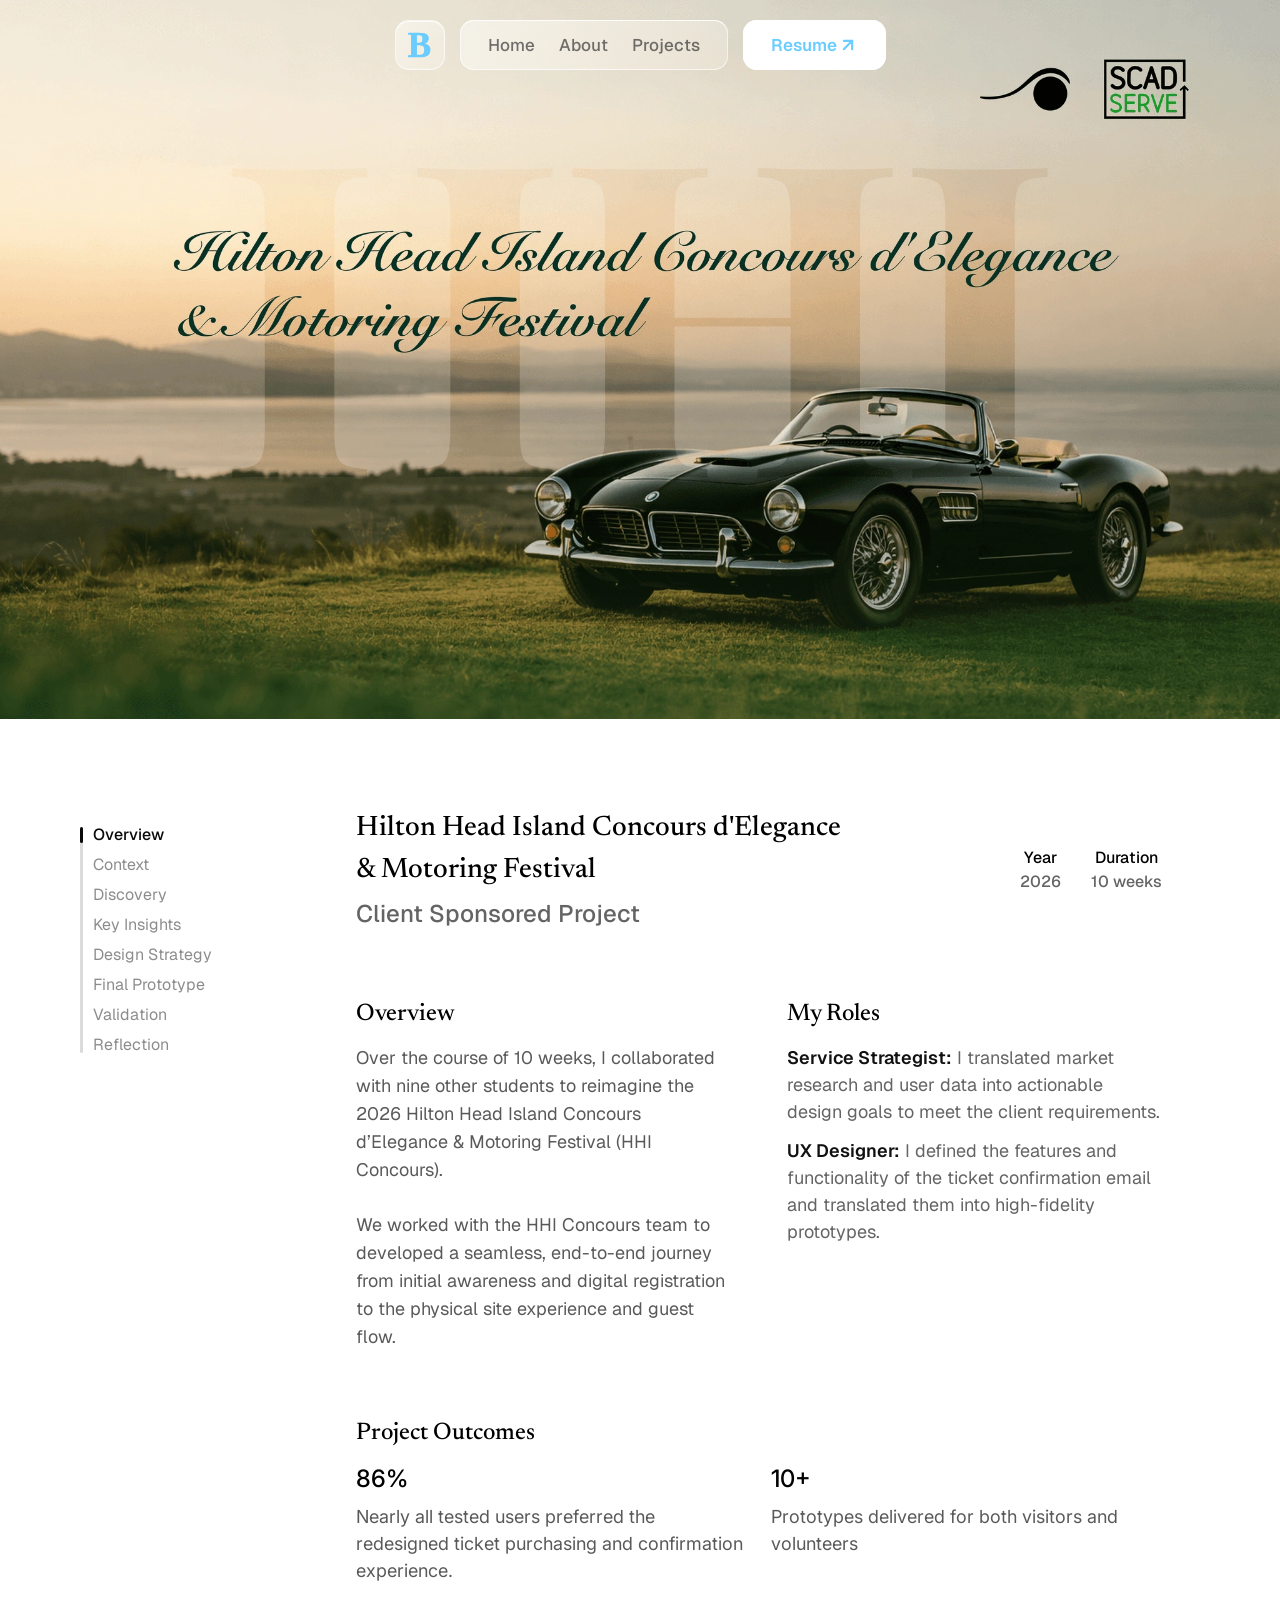
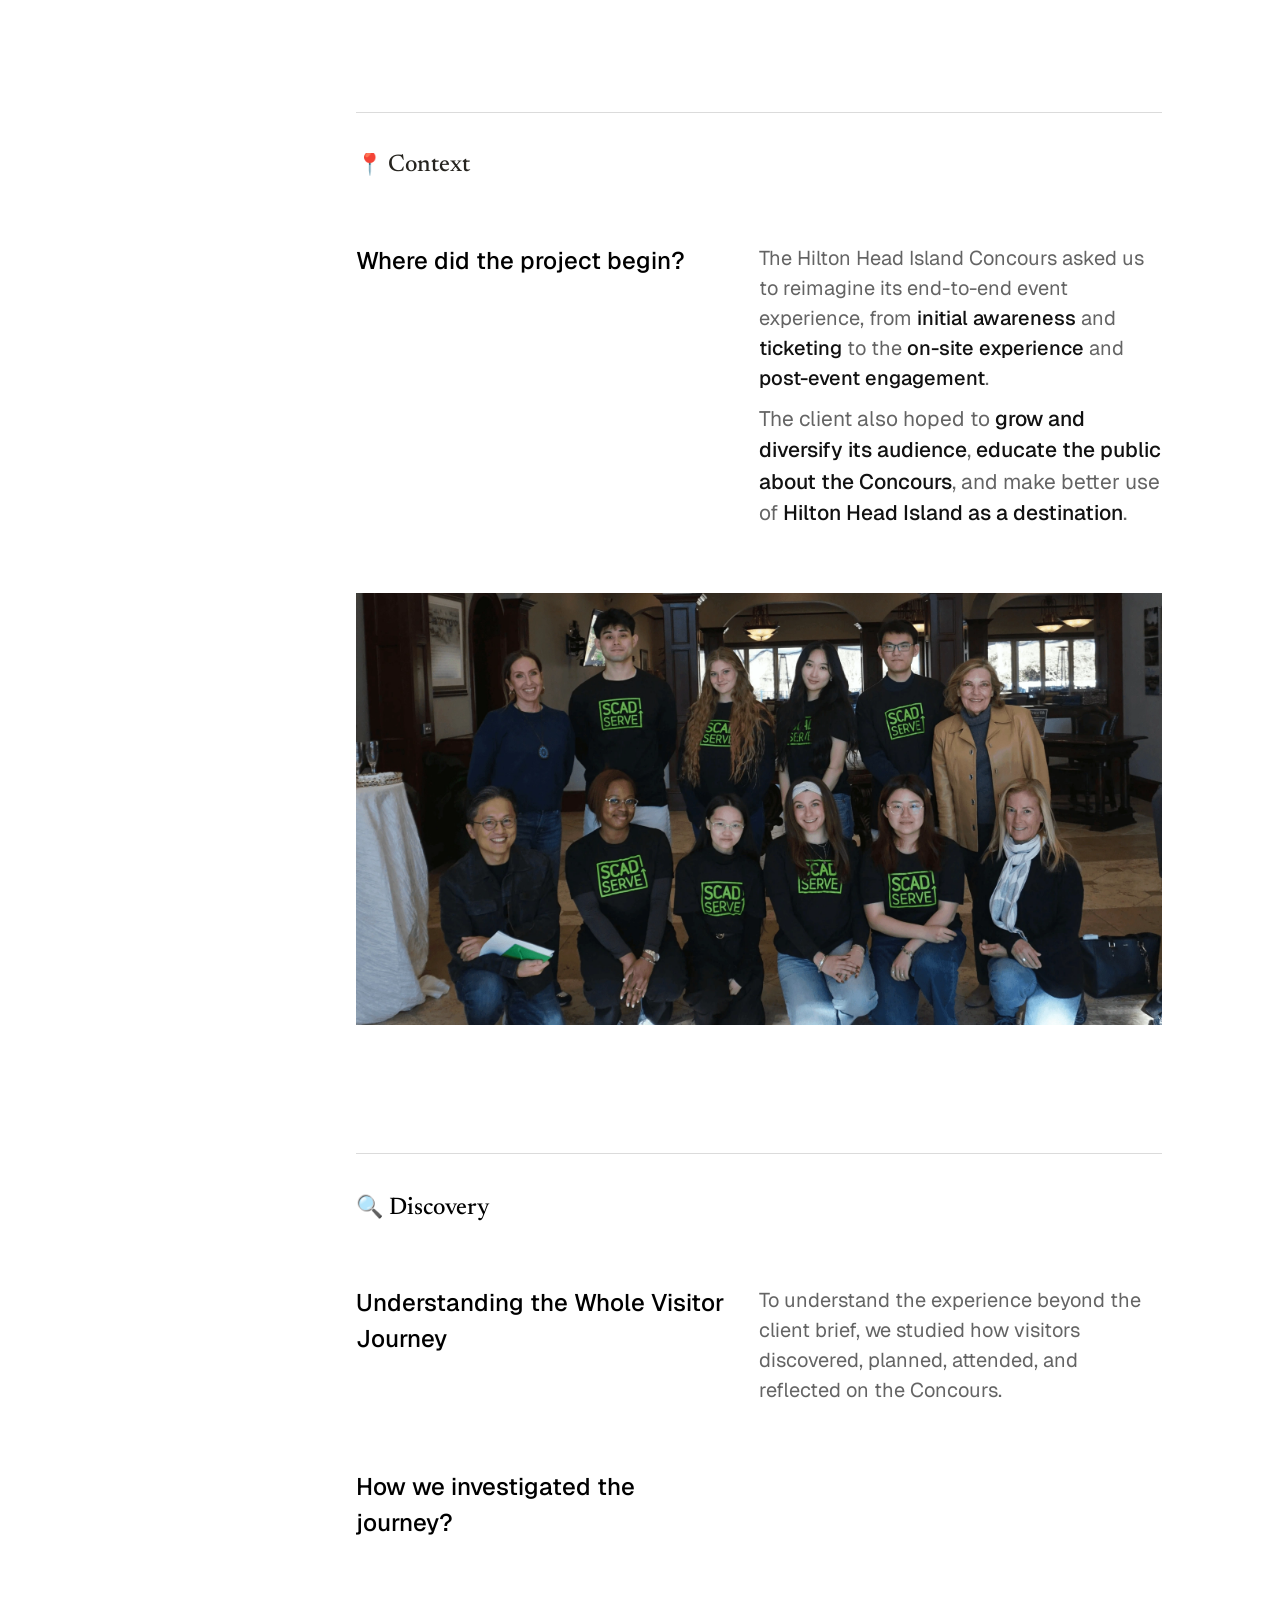
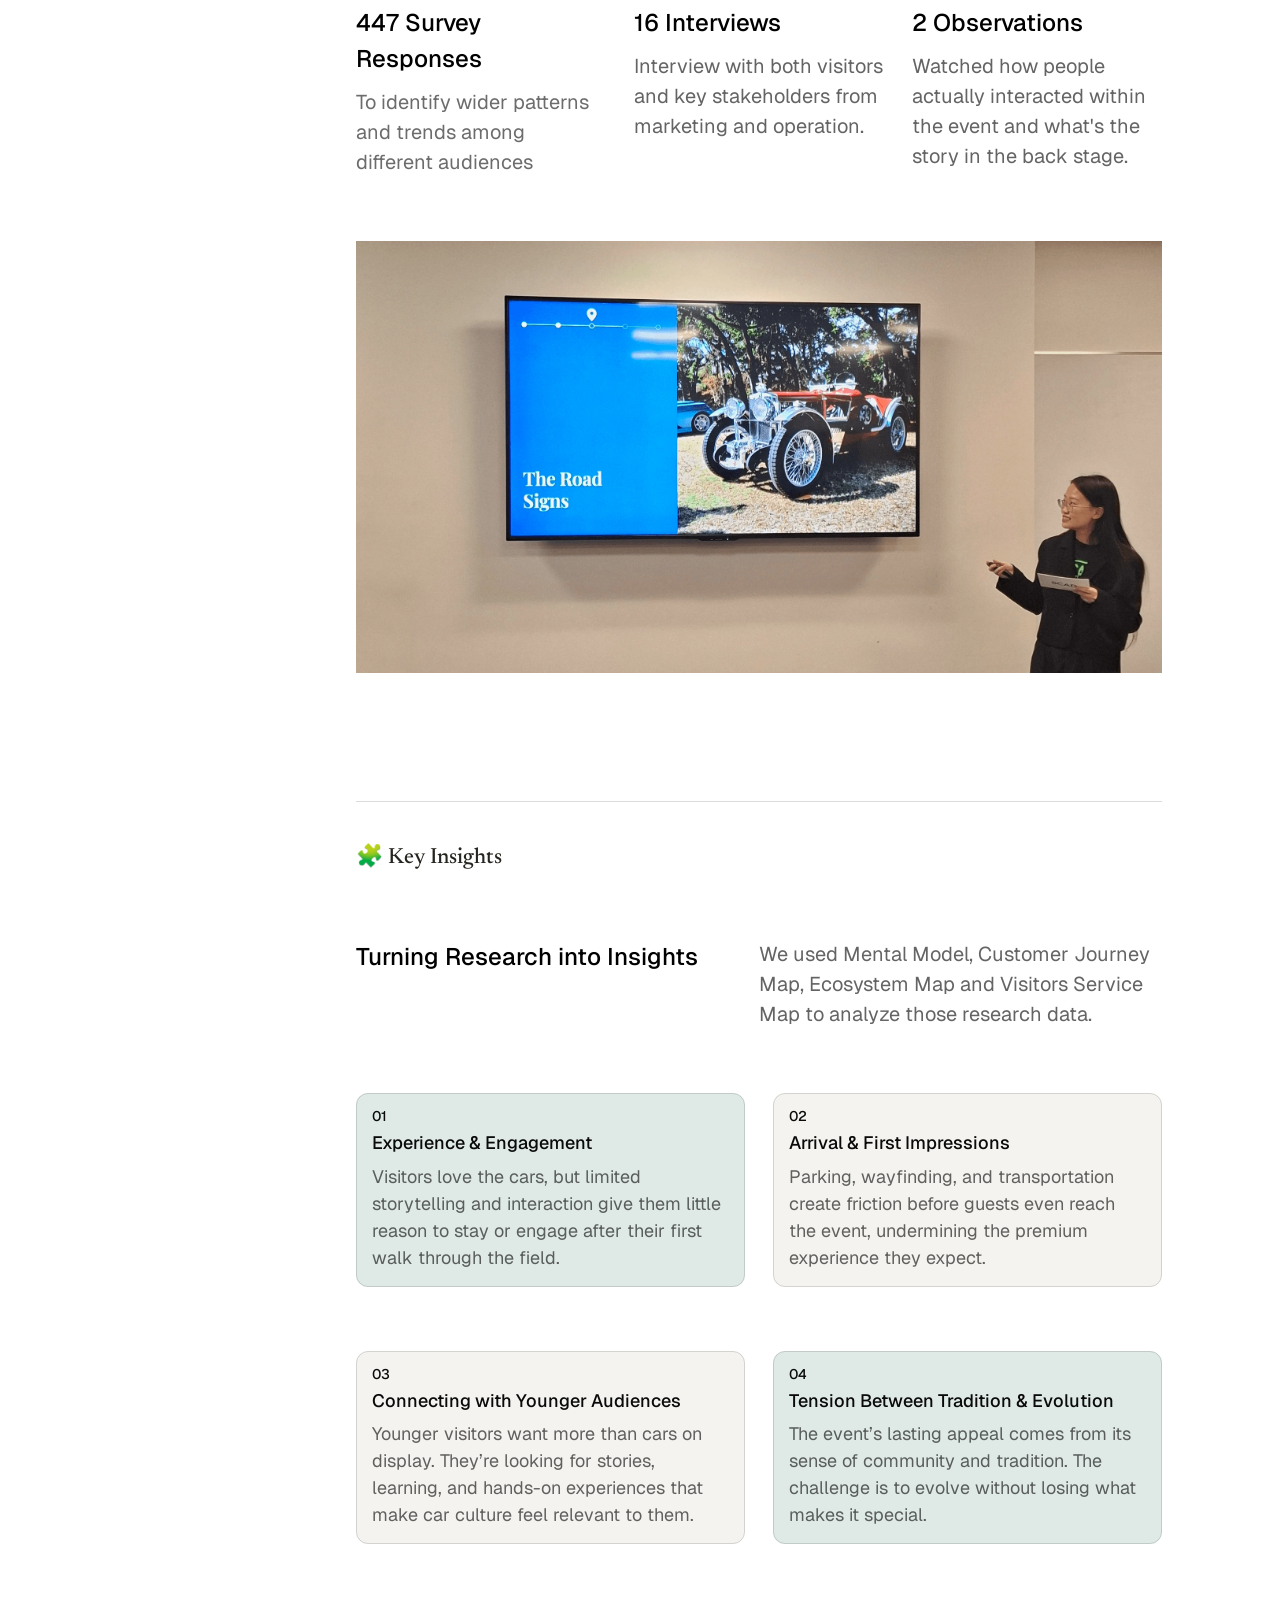
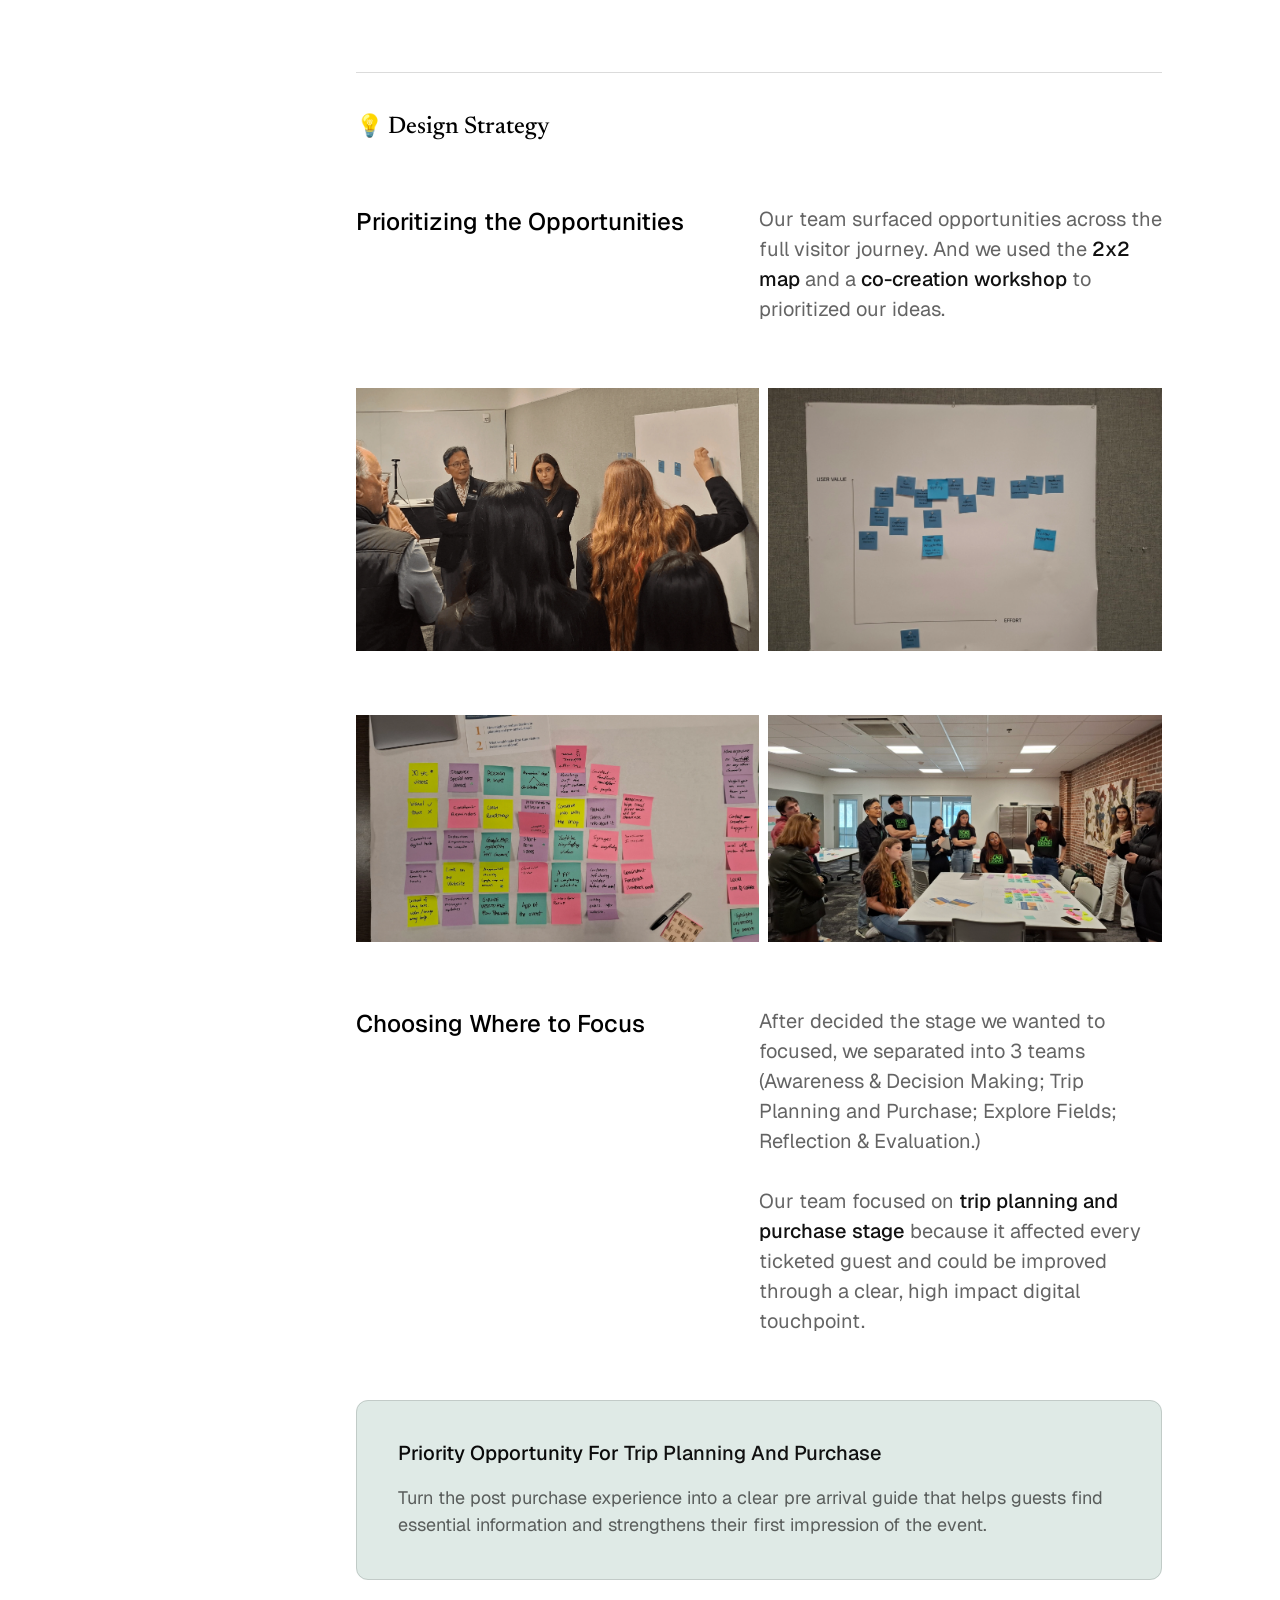
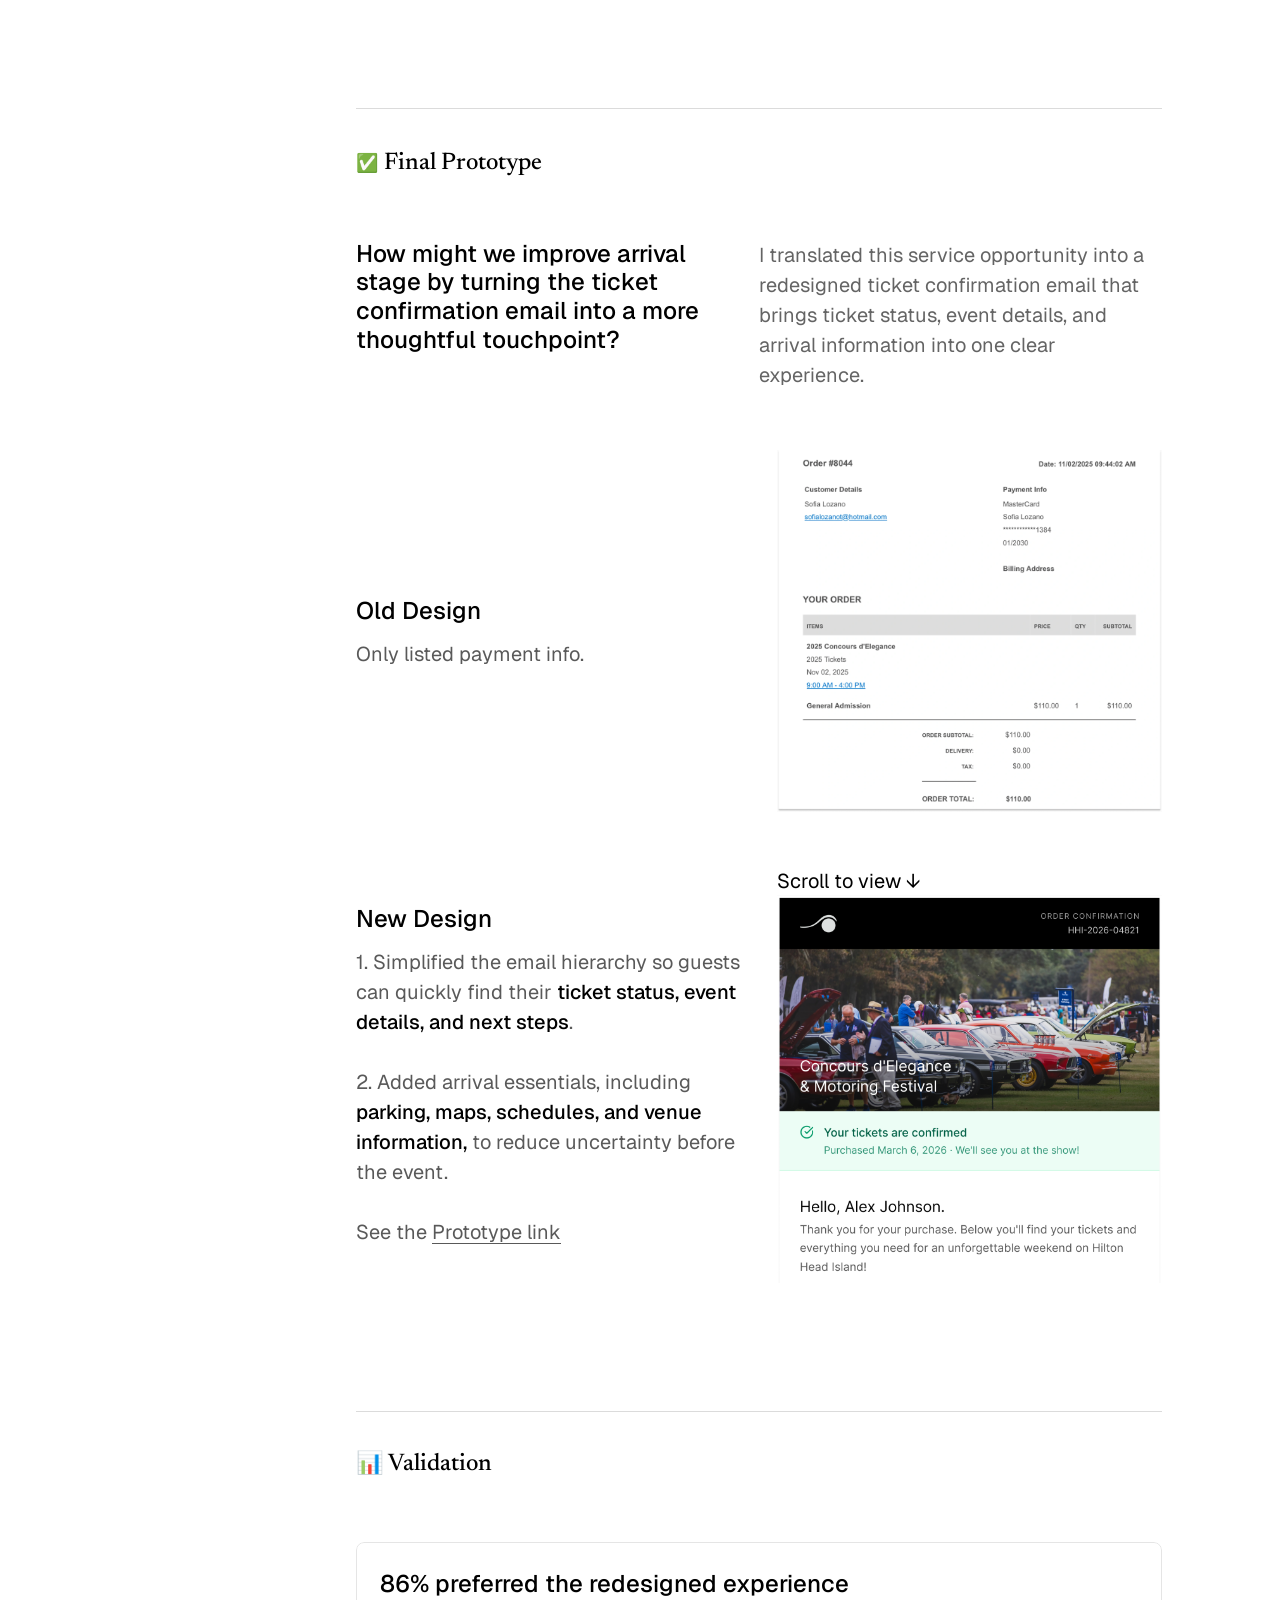
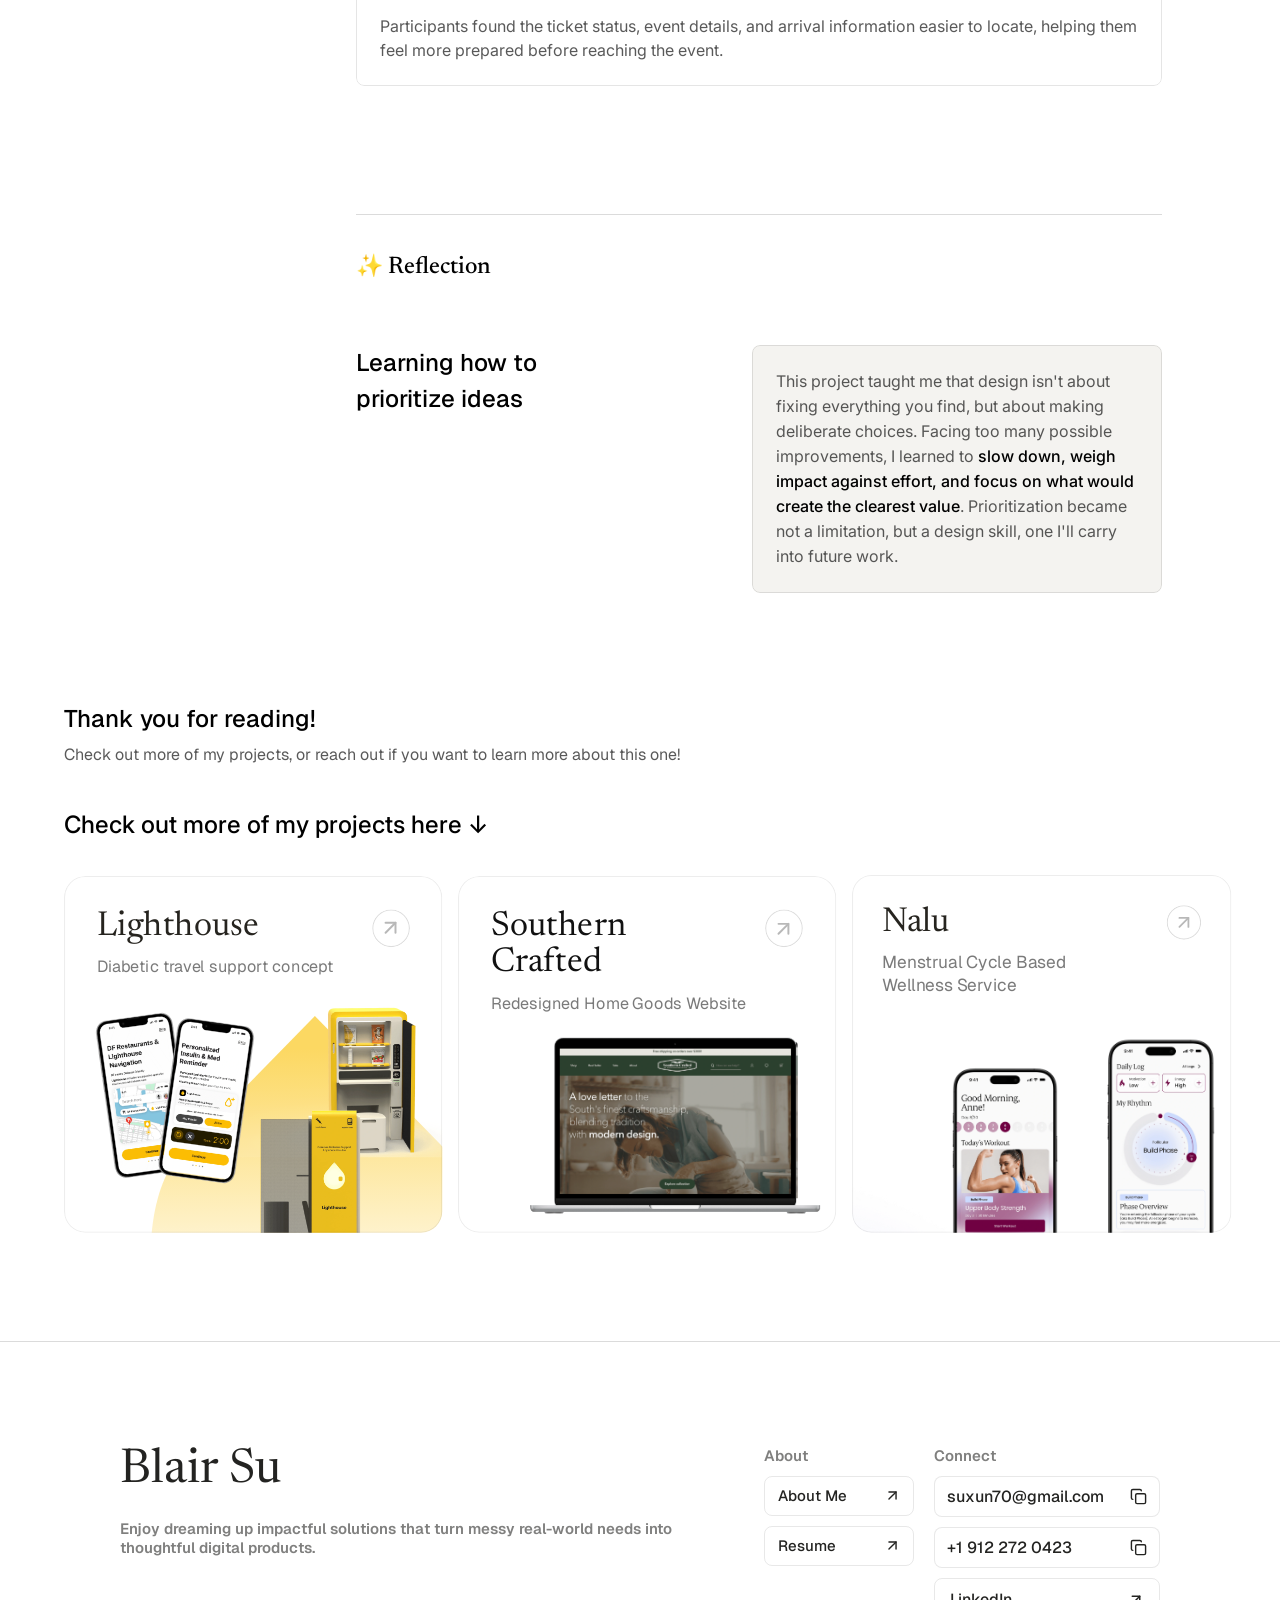
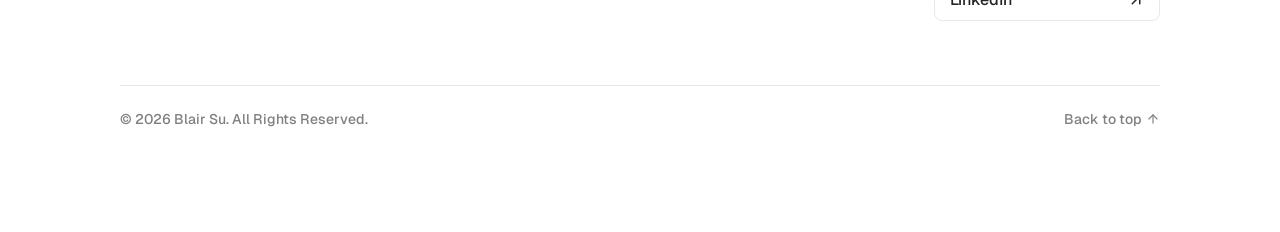
<file: project-3-hhi/index.html>
<!doctype html>
<html lang="en"><head><meta charset="utf-8"><meta name="viewport" content="width=device-width,initial-scale=1"><base href="../"><title>Hilton Head Island Concours Case Study | Blair Su</title><meta name="description" content="Hilton Head Island Concours project case study by Blair Su."><link rel="icon" href="./assets/blair-su-favicon-b.png"><link rel="stylesheet" href="https://fonts.googleapis.com/css2?family=Geist:wght@400;500;600;700&family=Newsreader:opsz,wght@6..72,400;6..72,500;6..72,600&family=Inter:wght@400;500;600;700&display=swap"><link rel="stylesheet" href="./assets/case-studies/layout.css"><link rel="stylesheet" href="./assets/case-studies/behavior.css?v=hhi-mobile-prototype-gap-24"><link rel="stylesheet" href="./assets/case-studies/header.css"><link rel="stylesheet" href="./assets/header-hover.css?v=white-surface-4"></head><body><div class="header-blur-layer" aria-hidden="true"></div><nav class="portfolio-header" aria-label="Portfolio navigation"><div class="portfolio-header-layout"><a class="portfolio-header-logo-link w--current" href="./" data-home-reload="" aria-label="Home"><span class="portfolio-header-logo-text" aria-hidden="true">B</span></a><div class="portfolio-header-liquid" aria-label="Primary navigation"><a class="portfolio-header-nav-link w--current" href="./" data-home-reload="">Home</a><a class="portfolio-header-nav-link" href="./about.html">About</a><a class="portfolio-header-nav-link" href="./#selected-projects"="">Projects</a></div><a class="portfolio-header-resume-link" href="https://docs.google.com/document/d/1EQt0uCxezmY4o4NZ14qj3Sk8BYZWphJlj4wIumuw6OQ/edit?usp=sharing" target="_blank" rel="noopener noreferrer" aria-label="Resume"><span>Resume</span><svg class="portfolio-header-resume-arrow" width="24" height="24" viewBox="0 0 24 24" fill="none" xmlns="http://www.w3.org/2000/svg" aria-hidden="true"><path d="M7 17L17 7" stroke="currentColor" stroke-width="2" stroke-linecap="round" stroke-linejoin="round"></path><path d="M7 7H17V17" stroke="currentColor" stroke-width="2" stroke-linecap="round" stroke-linejoin="round"></path></svg></a><button class="portfolio-header-menu-toggle" type="button" aria-label="Open menu" aria-expanded="false" aria-controls="portfolio-mobile-menu"><span></span><span></span><span></span></button><div class="portfolio-header-mobile-panel" id="portfolio-mobile-menu" aria-hidden="true"><div class="portfolio-mobile-menu-inner"><nav class="portfolio-mobile-menu-primary" aria-label="Mobile primary navigation"><a class="portfolio-header-mobile-link portfolio-mobile-main-link w--current" href="./" data-home-reload="">Home</a><a class="portfolio-header-mobile-link portfolio-mobile-main-link" href="./about.html">About</a></nav><section class="portfolio-mobile-menu-section" aria-label="Project navigation"><h2 class="portfolio-mobile-menu-section-title">Project</h2><a class="portfolio-mobile-project-link" href="./project-1-lighthouse/"><span class="portfolio-mobile-project-icon-wrap"><img src="./assets/mobile-menu-project-icon.svg" alt="" class="portfolio-mobile-project-icon"></span><span class="portfolio-mobile-project-title">Lighthouse<span class="portfolio-mobile-project-time">5 min</span></span></a><a class="portfolio-mobile-project-link" href="./project-2-southerncrafted/"><span class="portfolio-mobile-project-icon-wrap"><img src="./assets/southern-crafted-logo.svg" alt="" class="portfolio-mobile-project-icon"></span><span class="portfolio-mobile-project-title">Southern Crafted<span class="portfolio-mobile-project-time">5 min</span></span></a><a class="portfolio-mobile-project-link" href="./project-3-hhi/"><span class="portfolio-mobile-project-icon-wrap"><img src="./assets/mobile-menu-hhi.png" alt="" class="portfolio-mobile-project-icon"></span><span class="portfolio-mobile-project-title">Hilton Head Island Concours<span class="portfolio-mobile-project-time">4 min</span></span></a><a class="portfolio-mobile-project-link" href="./project-4-nalu/"><span class="portfolio-mobile-project-icon-wrap"><img src="./assets/mobile-menu-nalu.png" alt="" class="portfolio-mobile-project-icon"></span><span class="portfolio-mobile-project-title">Nalu<span class="portfolio-mobile-project-time">3 min</span></span></a></section><section class="portfolio-mobile-menu-section cc-other" aria-label="Other navigation"><h2 class="portfolio-mobile-menu-section-title">Other</h2><a class="portfolio-header-mobile-link portfolio-mobile-other-link cc-resume" href="https://docs.google.com/document/d/1EQt0uCxezmY4o4NZ14qj3Sk8BYZWphJlj4wIumuw6OQ/edit?usp=sharing" target="_blank" rel="noopener noreferrer"><span>Resume</span><svg class="portfolio-header-mobile-arrow" width="18" height="18" viewBox="0 0 24 24" fill="none" xmlns="http://www.w3.org/2000/svg" aria-hidden="true"><path d="M7 17L17 7" stroke="currentColor" stroke-width="2" stroke-linecap="round" stroke-linejoin="round"></path><path d="M7 7H17V17" stroke="currentColor" stroke-width="2" stroke-linecap="round" stroke-linejoin="round"></path></svg></a></section></div></div></div></nav><a class="case-skip" href="#overview">Skip to case study</a><div class="case-breakpoint case-desktop"><div class="case-node s433" data-source="V0YFHsGnO" data-layer="Desktop"><div class="case-node s125" data-source="otDJ_MyRN" data-layer="Room to Breathe Page"><div class="case-node s1" data-source="itdp2rqLu" data-layer="S1 Introduction" id="desktop-hhi-hero" data-anchor="hhi-hero"><div class="case-node s554" data-source="kI08cfRFn" data-layer="72" role="img" aria-label="72"></div></div><div class="case-node s412" data-source="jjB69QMvC" data-layer="Case Study Body"><nav class="case-node s2" aria-label="Case study sections"><div class="case-sections"><a href="#overview" data-section="overview">Overview</a><a href="#context" data-section="context">Context</a><a href="#research" data-section="research">Discovery</a><a href="#problem" data-section="problem">Key Insights</a><a href="#design-strategy" data-section="design-strategy">Design Strategy</a><a href="#final-prototype" data-section="final-prototype">Final Prototype</a><a href="#validation" data-section="validation">Validation</a><a href="#reflection" data-section="reflection">Reflection</a></div></nav><article class="case-node s411" data-source="JAIucqYjb" data-layer="Article Content"><div class="case-node s11" data-source="lkmIOOowf" data-layer="Top" id="desktop-overview" data-anchor="overview"><div class="case-node s555" data-source="LsB4xIxi2" data-layer="Title"><div class="case-node s4" data-source="d81IT5gWn"><p class="s3"><span class="s3">Hilton Head Island Concours d'Elegance </span></p><p class="s3"><span class="s3">&amp; Motoring Festival</span></p></div><div class="case-node s5" data-source="AqpGtlXTn"><p class="s3"><span class="s3">Client Sponsored Project</span></p></div></div><div class="case-node s10" data-source="bYqlzhXwR" data-layer="Time"><div class="case-node s9" data-source="fcT2_oLqm" data-layer="Year"><div class="case-node s7" data-source="rYBOA86c_"><p class="s3"><span class="s3">Year</span></p></div><div class="case-node s8" data-source="Bb5CWJ83F"><p class="s3"><span class="s3">2026</span></p></div></div><div class="case-node s9" data-source="pjkB2xaKl" data-layer="Duration"><div class="case-node s7" data-source="ddYZThB4i"><p class="s3"><span class="s3">Duration</span></p></div><div class="case-node s8" data-source="Ab8x2Y8nL"><p class="s3"><span class="s3">10 weeks</span></p></div></div></div></div><div class="case-node s20" data-source="n7aPcj__I" data-layer="Overview and Roles"><div class="case-node s16" data-source="mpOFW4TsK" data-layer="Overview Text"><div class="case-node s12" data-source="Q2R_q179P"><p class="s3"><span class="s3">Overview</span></p></div><div class="case-node s556" data-source="RZiLPMnbk"><p class="s3"><span class="s3">Over the course of 10 weeks, I collaborated with nine other students to reimagine the 2026 Hilton Head Island Concours d’Elegance &amp; Motoring Festival (HHI Concours).</span></p><p class="s3"><br></p><p class="s3"><span class="s3">We worked with the HHI Concours team to developed a seamless, end-to-end journey from initial awareness and digital registration to the physical site experience and guest flow.</span></p></div></div><div class="case-node s16" data-source="L6sV_yznu" data-layer="Roles Text"><div class="case-node s12" data-source="sgN130Kd8"><p class="s3"><span class="s3">My Roles</span></p></div><div class="case-node s19" data-source="yHV2VgdKU"><p class="s3"><span class="s17">Service Strategist:</span><span class="s13"> I translated market research and user data into actionable design goals to meet the client requirements.</span></p></div><div class="case-node s19" data-source="ySehltyG_"><p class="s3"><span class="s17">UX Designer:</span><span class="s13"> I defined the features and functionality of the ticket confirmation email and translated them into high-fidelity prototypes.</span></p></div></div></div><div class="case-node s27" data-source="VYH_A6qPZ" data-layer="Outcomes"><div class="case-node s21" data-source="QoxfgTdfa"><p class="s3"><span class="s3">Project Outcomes</span></p></div><div class="case-node s26" data-source="eIGOtAjlC"><div class="case-node s24" data-source="BJt7p7a_y"><div class="case-node s126" data-source="JtbUwO6AN"><p class="s3"><span class="s3">86%</span></p></div><div class="case-node s119" data-source="jncBvvCnb"><p class="s3"><span class="s3">Nearly all tested users preferred the redesigned ticket purchasing and confirmation experience.</span></p></div></div><div class="case-node s24" data-source="Q8ZT_kUDE"><div class="case-node s126" data-source="FOAJsHcRG"><p class="s3"><span class="s3">10+</span></p></div><div class="case-node s119" data-source="h23NH5anM"><p class="s3"><span class="s3">Prototypes delivered for both visitors and volunteers </span></p></div></div></div></div><div class="case-node s41" data-source="yLh8oFdlE" data-layer="Section Context" id="desktop-context" data-anchor="context"><div class="case-node s28" data-source="ICtpLxcia" data-layer="Divider"></div><div class="case-node s290" data-source="N2SQivFCP"><div class="case-node s27" data-source="b2wwQXuyo"><div class="case-node s31" data-source="gnUFWHwyu" id="desktop-context-title" data-anchor="context-title"><p class="s3"><span class="s29">📍</span><span class="s30"> Context</span></p></div><div class="case-node s34" data-source="GZ9I5soYG"><div class="case-node s32" data-source="rSqgoezw7"><p class="s3"><span class="s3">Where did the project begin?</span></p></div><div class="case-node s285" data-source="teKZAjVJJ"><div class="case-node s291" data-source="V_d8OavR0"><p class="s3"><span class="s13">The Hilton Head Island Concours asked us to reimagine its end-to-end event experience, from </span><span class="s14">initial awareness</span><span class="s13"> and </span><span class="s14">ticketing</span><span class="s13"> to the </span><span class="s14">on-site experience</span><span class="s13"> and </span><span class="s14">post-event engagement</span><span class="s13">.</span></p></div><div class="case-node s284" data-source="YIh1s680H"><p class="s3"><span class="s13">The client also hoped to </span><span class="s14">grow and diversify its audience</span><span class="s13">, </span><span class="s14">educate the public about the Concours</span><span class="s13">, and make better use of </span><span class="s14">Hilton Head Island as a destination</span><span class="s13">.</span></p></div></div></div></div></div></div><div class="case-node s41" data-source="RhsgKZxHP" data-layer="Section Context" id="desktop-at-a-glance" data-anchor="at-a-glance"><div class="case-node s557" data-source="PF_24jbVk" data-layer="Class10 9" role="img" aria-label="Class10 9"></div></div><div class="case-node s41" data-source="b4DFMo8jo" data-layer="Research" id="desktop-research" data-anchor="research"><div class="case-node s28" data-source="TzzBJFIlg" data-layer="Divider"></div><div class="case-node s45" data-source="k2nIjWkKk"><p class="s3"><span class="s42">🔍</span><span class="s43"> </span><span class="s44">Discovery</span></p></div><div class="case-node s290" data-source="u7FP2I534"><div class="case-node s34" data-source="k_R7W3MAB"><div class="case-node s46" data-source="q1SLVHGIB"><p class="s3"><span class="s3">Understanding the Whole Visitor Journey</span></p></div><div class="case-node s33" data-source="vxJemhAVq"><p class="s3"><span class="s3">To understand the experience beyond the client brief, we studied how visitors discovered, planned, attended, and reflected on the Concours.</span></p></div></div><div class="case-node s34" data-source="rLNbX7C_Z"><div class="case-node s46" data-source="PBZDMa2qV"><p class="s3"><span class="s3">How we investigated the journey?</span></p></div></div><div class="case-node s297" data-source="MGBPvuQtT"><div class="case-node s77" data-source="kDIGPdeHq"><div class="case-node s22" data-source="v1xwcYlQ0"><p class="s3"><span class="s3">447 Survey Responses</span></p></div><div class="case-node s293" data-source="FiVCmek2Z"><p class="s3"><span class="s3">To identify wider patterns and trends among different audiences</span></p></div></div><div class="case-node s77" data-source="oMiG98dMo"><div class="case-node s294" data-source="q0Ibnd5Ge"><p class="s3"><span class="s3">16 Interviews</span></p></div><div class="case-node s227" data-source="T8S2tpWC4"><p class="s3"><span class="s3">Interview with both visitors and key stakeholders from marketing and operation.</span></p></div></div><div class="case-node s77" data-source="jmTcVjcj0"><div class="case-node s294" data-source="AEN_Z8uwH"><p class="s3"><span class="s3">2 Observations</span></p></div><div class="case-node s227" data-source="K_XcyEE1f"><p class="s3"><span class="s3">Watched how people actually interacted within the event and what's the story in the back stage.</span></p></div></div></div></div><div class="case-node s559" data-source="EihvBCRGP" data-layer="Section Context" id="desktop-at-a-glance" data-anchor="at-a-glance"><div class="case-node s558" data-source="aUChLeIxH" data-layer="Class10 9" role="img" aria-label="Class10 9"></div></div></div><div class="case-node s41" data-source="CiPB72jO8" data-layer="Section Concept" id="desktop-problem" data-anchor="problem"><div class="case-node s28" data-source="I7yD7d6jO" data-layer="Divider"></div><div class="case-node s560" data-source="m6_MqL_F2"><p class="s3"><span class="s3">🧩 Key Insights</span></p></div><div class="case-node s34" data-source="NBJciVrur"><div class="case-node s46" data-source="x0IjIc9PX"><p class="s3"><span class="s3">Turning Research into Insights</span></p></div><div class="case-node s33" data-source="cbpvcnJvw"><p class="s3"><span class="s3">We used Mental Model, Customer Journey Map, Ecosystem Map and Visitors Service Map to analyze those research data.</span></p></div></div><div class="case-node s563" data-source="V3U4pLe9P"><div class="case-node s561" data-source="ryw7xSvhD" data-layer="Journey Step"><div class="case-node s80" data-source="jY9pbeiKz"><p class="s3"><span class="s3">01</span></p></div><div class="case-node s81" data-source="J_ovuLUBK"><p class="s3"><span class="s3">Experience &amp; Engagement</span></p></div><div class="case-node s332" data-source="uu4lA_RvD"><p class="s3"><span class="s3">Visitors love the cars, but limited storytelling and interaction give them little reason to stay or engage after their first walk through the field.</span></p></div></div><div class="case-node s562" data-source="SsMEBbift" data-layer="Journey Step"><div class="case-node s80" data-source="m6Wk8sTjD"><p class="s3"><span class="s3">02</span></p></div><div class="case-node s81" data-source="AVKAIBcUb"><p class="s3"><span class="s3">Arrival &amp; First Impressions</span></p></div><div class="case-node s332" data-source="FCYEOHLIZ"><p class="s3"><span class="s3">Parking, wayfinding, and transportation create friction before guests even reach the event, undermining the premium experience they expect.</span></p></div></div></div><div class="case-node s563" data-source="kKn4KG6T9"><div class="case-node s564" data-source="ygjs56KDm" data-layer="Journey Step"><div class="case-node s80" data-source="z9cOj2ZjM"><p class="s3"><span class="s3">03</span></p></div><div class="case-node s81" data-source="MfdRnDBgc"><p class="s3"><span class="s3">Connecting with Younger Audiences</span></p></div><div class="case-node s332" data-source="iN2jVm1UP"><p class="s3"><span class="s3">Younger visitors want more than cars on display. They’re looking for stories, learning, and hands-on experiences that make car culture feel relevant to them.</span></p></div></div><div class="case-node s561" data-source="CDIa5jRfC" data-layer="Journey Step"><div class="case-node s80" data-source="p7mdatykT"><p class="s3"><span class="s3">04</span></p></div><div class="case-node s81" data-source="fd0pgPJYl"><p class="s3"><span class="s3">Tension Between Tradition &amp; Evolution</span></p></div><div class="case-node s332" data-source="NjnzYWi5Y"><p class="s3"><span class="s3">The event’s lasting appeal comes from its sense of community and tradition. The challenge is to evolve without losing what makes it special.</span></p></div></div></div></div><div class="case-node s41" data-source="MhZV8mBcQ" data-layer="Section Concept" id="desktop-design-strategy" data-anchor="design-strategy"><div class="case-node s28" data-source="B8YUU0XNY" data-layer="Divider"></div><div class="case-node s45" data-source="Vr8_OMaSI"><p class="s3"><span class="s42">💡</span><span class="s75"> </span><span class="s44">Design Strategy</span></p></div><div class="case-node s34" data-source="XtouNNfy4"><div class="case-node s46" data-source="fNhEaNR_w"><p class="s3"><span class="s3">Prioritizing the Opportunities</span></p></div><div class="case-node s292" data-source="JzAGpDgLH"><p class="s3"><span class="s13">Our team surfaced opportunities across the full visitor journey. And we used the </span><span class="s14">2x2 map</span><span class="s13"> and a </span><span class="s14">co-creation workshop</span><span class="s13"> to prioritized our ideas. </span></p></div></div><div class="case-node s567" data-source="ZIS6eWiFQ"><div class="case-node s565" data-source="MiX5sUu2B" data-layer="Class10 9" role="img" aria-label="Class10 9"></div><div class="case-node s566" data-source="flz1_Fhcb" data-layer="Class10 9" role="img" aria-label="Class10 9"></div></div><div class="case-node s567" data-source="jQrNCGzop"><div class="case-node s568" data-source="dnB4Zfoq4" data-layer="Class10 9" role="img" aria-label="Class10 9"></div><div class="case-node s569" data-source="kDOgHHLUH" data-layer="Class10 9" role="img" aria-label="Class10 9"></div></div><div class="case-node s34" data-source="UiBgjOLDr"><div class="case-node s46" data-source="hIkrMv75t"><p class="s3"><span class="s3">Choosing Where to Focus</span></p></div><div class="case-node s292" data-source="NQz0UNjjy"><p class="s13"><span class="s3">After decided the stage we wanted to focused, we separated into 3 teams (Awareness &amp; Decision Making; Trip Planning and Purchase; Explore Fields; Reflection &amp; Evaluation.)</span></p><p class="s13"><br></p><p class="s3"><span class="s13">Our team focused on </span><span class="s14">trip planning and purchase stage</span><span class="s13"> because it affected every ticketed guest and could be improved through a clear, high impact digital touchpoint.</span></p></div></div><div class="case-node s572" data-source="fSKnj73XR" data-layer="Journey Step"><div class="case-node s571" data-source="udG1E1PVN"><p class="s3"><span class="s570">Priority Opportunity For </span><span class="s71">Trip Planning And Purchase</span></p></div><div class="case-node s332" data-source="ftuh8aBuc"><p class="s3"><span class="s3">Turn the post purchase experience into a clear pre arrival guide that helps guests find essential information and strengthens their first impression of the event.</span></p></div></div></div><div class="case-node s41" data-source="AV7HRuuBP" data-layer="Section Process" id="desktop-final-prototype" data-anchor="final-prototype"><div class="case-node s28" data-source="kTNYjInxj" data-layer="Divider"></div><div class="case-node s290" data-source="s8c5QTRvw"><div class="case-node s117" data-source="V6PL93zD7"><div class="case-node s101" data-source="zXBX3APmt"><div class="case-node s100" data-source="lL4gmqpMh"><p class="s3"><span class="s75">✅</span><span class="s42"> </span><span class="s44">Final Prototype</span></p></div></div></div><div class="case-node s580" data-source="QPtGb841r"><div class="case-node s34" data-source="M1dt5hREI"><div class="case-node s573" data-source="jk7FBkYki"><p class="s3"><span class="s3">How might we improve arrival stage by turning the ticket confirmation email into a more thoughtful touchpoint?</span></p></div><div class="case-node s33" data-source="I_A6o2lnP"><p class="s3"><span class="s3">I translated this service opportunity into a redesigned ticket confirmation email that brings ticket status, event details, and arrival information into one clear experience. </span></p></div></div><div class="case-node s375" data-source="GrwoZJ6D8"><div class="case-node s373" data-source="aI2MzYcbd"><div class="case-node s22" data-source="l4QNMEj8R"><p class="s3"><span class="s3">Old Design</span></p></div><div class="case-node s372" data-source="LJIeROXE3"><p class="s3"><span class="s3">Only listed payment info.</span></p></div></div><div class="case-node s574" data-source="ch5TlDUNR" data-layer="2024, 13 59_57 GMT-4" role="img" aria-label="2024, 13 59_57 GMT-4"></div></div><div class="case-node s579" data-source="l3aF0lFbh"><div class="case-node s285" data-source="LRPxZ4H3E"><div class="case-node s22" data-source="IU0GEkUoc"><p class="s3"><span class="s3">New Design</span></p></div><div class="case-node s291" data-source="RNWtIxjXw"><p class="s3"><span class="s103">1. Simplified the email hierarchy so guests can quickly find their </span><span class="s85">ticket status, event details, and next steps</span><span class="s103">. </span></p><p class="s103"><br></p><p class="s3"><span class="s103">2. Added arrival essentials, including </span><span class="s85">parking, maps, schedules, and venue information,</span><span class="s103"> to reduce uncertainty before the event.</span></p><p class="s103"><br></p><p class="s103"><span class="s3">See the </span><a class="s3" href="https://www.figma.com/make/p851zkspBNU7AvYL0GZt0T/FINAL-Ticket-Confirmation-Email--Copy-?fullscreen=1&amp;t=hdssio1skej3b4pV-1&amp;code-node-id=0-9">Prototype link</a></p></div></div><div class="case-node s578" data-source="rudZg8TOD"><div class="case-node s575" data-source="UB99XMy9z"><p class="s3"><span class="s3"> Scroll to view ↓</span></p></div><div class="case-node s577" data-source="Zhc_mPBKY"><img class="case-node case-ticket-email" data-source="jUmDppBWe" data-layer="Ticket Confirmation Email" src="./assets/case-studies/hhi-ticket-confirmation-email.png" width="2432" height="16083" alt="Redesigned Hilton Head Island Concours ticket confirmation email with ticket QR code, calendar, venue and parking details, arrival guidance, and contact information"></div></div></div></div></div></div><div class="case-node s583" data-source="zy0zhdwXi" data-layer="Validation" id="desktop-validation" data-anchor="validation"><div class="case-node s409" data-source="M7Rl9d83L" data-layer="Divider"></div><div class="case-node s581" data-source="bZKzKZieh"><p class="s3"><span class="s29">📊 </span><span class="s30">Validation</span></p></div><div class="case-node s582" data-source="GyU14zmDW" data-layer="Validation Result"><div class="case-node s22" data-source="svhstBpCN"><p class="s3"><span class="s3">86% preferred the redesigned experience</span></p></div><div class="case-node s119" data-source="sRppE4rwW"><p class="s3"><span class="s3">Participants found the ticket status, event details, and arrival information easier to locate, helping them feel more prepared before reaching the event.</span></p></div></div></div><div class="case-node s41" data-source="qf1EP063D" data-layer="Section Process" id="desktop-reflection" data-anchor="reflection"><div class="case-node s409" data-source="i_h0h1f_q" data-layer="Divider"></div><div class="case-node s118" data-source="o9SWrFDWW"><p class="s3"><span class="s29">✨ </span><span class="s30">Reflection</span></p></div><div class="case-node s34" data-source="fF7y1Bamu"><div class="case-node s102" data-source="yPhTGCQdT"><p class="s3"><span class="s3">Learning how to prioritize ideas</span></p></div><div class="case-node s586" data-source="nFXy6Fsc4" data-layer="Guiding Principles"><div class="case-node s264" data-source="MC00Ieb3D"><p class="s3"><span class="s584">This project taught me that design isn't about fixing everything you find, but about making deliberate choices. Facing too many possible improvements, I learned to </span><span class="s585">slow down, weigh impact against effort, and focus on what would create the clearest value</span><span class="s584">. Prioritization became not a limitation, but a design skill, one I'll carry into future work.</span></p></div></div></div></div></article></div></div><div class="case-node s173" data-source="uPUAOC1kH" data-layer="Case Study Body"><article class="case-node s121" data-source="faWr253mm" data-layer="Article Content"><div class="case-node s225" data-source="ED3_4ZK4l"><div class="case-node s22" data-source="urSkaVQz9"><p class="s3"><span class="s3">Thank you for reading!</span></p></div><div class="case-node s123" data-source="GftTReZ3G"><p class="s3"><span class="s3">Check out more of my projects, or reach out if you want to learn more about this one!</span></p></div></div><div class="case-node s432" data-source="UylVSieP9"><div class="case-node s126" data-source="vBALmG3j8"><p class="s3"><span class="s3">Check out more of my projects here ↓</span></p></div><div class="case-node s11 case-more-projects" data-source="q7R2aM5vJ"><a class="case-node case-more-link s144" href="./project-1-lighthouse/" aria-label="More project-Lighthouse"><div class="case-more-state case-more-rest"><div class="case-node s426" data-source="LSwwR3cNi" data-layer="Variant 1"><div class="case-node s421" data-source="pYINj3iCL" data-layer="Project Image"><div class="case-node s413" data-source="R34EfRcyS"><svg viewBox="0 0 305.62 374.63" xmlns="http://www.w3.org/2000/svg" width="305.619" height="374.63" fill="none" overflow="visible"><g><defs><linearGradient id="idid_R34EfRcySg1557712899" x1="0.497910447761194" x2="0.501044776119403" y1="0.08" y2="0.71"><stop offset="0" stop-color="rgb(252, 216, 98)" stop-opacity="1"></stop><stop offset="1" stop-color="rgb(255, 252, 243)" stop-opacity="1"></stop></linearGradient></defs><path d="M 269.375 119.115 C 292.711 144.566 305.619 193.3 305.619 229.68 C 305.619 309.733 237.203 374.63 152.81 374.63 C 68.415 374.63 0 309.733 0 229.68 C 0 193.57 5.751 152.007 28.777 126.63 L 152.811 0 Z" fill="url(#idid_R34EfRcySg1557712899)"></path></g></svg></div><div class="case-node s416" data-source="ynchR7RyI" data-layer="Group 48095798"><div class="case-node s414" data-source="g0lhKqod2" data-layer="Onboarding2 1" role="img" aria-label="Onboarding2 1"></div><div class="case-node s415" data-source="uzUBgOpR_" data-layer="Blue" role="img" aria-label="Blue"></div></div><div class="case-node s418" data-source="KtpiqP8BH" data-layer="Group 48095798"><div class="case-node s417" data-source="USJRaQ5W8" data-layer="Onboarding2 1" role="img" aria-label="Onboarding2 1"></div><div class="case-node s415" data-source="yVyON8L6q" data-layer="Blue" role="img" aria-label="Blue"></div></div><div class="case-node s419" data-source="yZbv53aHP" data-layer="final 7.73 2" role="img" aria-label="final 7.73 2"></div><div class="case-node s420" data-source="ZrzR7ss_g" data-layer="final 11.78 3" role="img" aria-label="final 11.78 3"></div></div><div class="case-node s423" data-source="sElKzMooK" data-layer="Card Copy"><div class="case-node s422" data-source="sRyb7S0wK" data-layer="Title"><h3 class="s3"><span class="s3">Lighthouse</span></h3></div><div class="case-node s129" data-source="sM4ohRFtD" data-layer="Subtitle"><p class="s3"><span class="s3">Diabetic travel support concept</span></p></div></div><div class="case-node s425" data-source="tI50WDBOO"><div class="case-node s424" data-source="IXIRTZ2xj"><span class="case-icon" style="mask-image:url('./assets/case-studies/arrow-up-right.svg');-webkit-mask-image:url('./assets/case-studies/arrow-up-right.svg')" aria-hidden="true"></span></div></div></div></div><div class="case-more-state case-more-hover" aria-hidden="true"><div class="case-node s426" data-source="wLErQb2Nj" data-layer="Variant 1"><div class="case-node s421" data-source="wLErQb2NjpYINj3iCL" data-layer="Project Image"><div class="case-node s427" data-source="wLErQb2NjR34EfRcyS"><svg viewBox="0 0 598 734" xmlns="http://www.w3.org/2000/svg" width="598" height="734" fill="none" overflow="visible"><g><defs><linearGradient id="idid_wLErQb2NjR34EfRcySg1557712899" x1="0.497910447761194" x2="0.501044776119403" y1="0.08" y2="0.71"><stop offset="0" stop-color="rgb(252, 216, 98)" stop-opacity="1"></stop><stop offset="1" stop-color="rgb(255, 252, 243)" stop-opacity="1"></stop></linearGradient></defs><path d="M 527.081 233.378 C 572.743 283.244 598 378.727 598 450.004 C 598 606.85 464.132 734 299 734 C 133.867 734 0 606.85 0 450.004 C 0 379.256 11.252 297.821 56.308 248.102 L 299.002 0 Z" fill="url(#idid_wLErQb2NjR34EfRcySg1557712899)"></path></g></svg></div><div class="case-node s428" data-source="wLErQb2NjynchR7RyI" data-layer="Group 48095798"><div class="case-node s414" data-source="wLErQb2Njg0lhKqod2" data-layer="Onboarding2 1" role="img" aria-label="Onboarding2 1"></div><div class="case-node s415" data-source="wLErQb2NjuzUBgOpR_" data-layer="Blue" role="img" aria-label="Blue"></div></div><div class="case-node s429" data-source="wLErQb2NjKtpiqP8BH" data-layer="Group 48095798"><div class="case-node s417" data-source="wLErQb2NjUSJRaQ5W8" data-layer="Onboarding2 1" role="img" aria-label="Onboarding2 1"></div><div class="case-node s415" data-source="wLErQb2NjyVyON8L6q" data-layer="Blue" role="img" aria-label="Blue"></div></div><div class="case-node s419" data-source="wLErQb2NjyZbv53aHP" data-layer="final 7.73 2" role="img" aria-label="final 7.73 2"></div><div class="case-node s420" data-source="wLErQb2NjZrzR7ss_g" data-layer="final 11.78 3" role="img" aria-label="final 11.78 3"></div></div><div class="case-node s423" data-source="wLErQb2NjsElKzMooK" data-layer="Card Copy"><div class="case-node s422" data-source="wLErQb2NjsRyb7S0wK" data-layer="Title"><h3 class="s3"><span class="s3">Lighthouse</span></h3></div><div class="case-node s129" data-source="wLErQb2NjsM4ohRFtD" data-layer="Subtitle"><p class="s3"><span class="s3">Diabetic travel support concept</span></p></div></div><div class="case-node s431" data-source="wLErQb2NjtI50WDBOO"><div class="case-node s430" data-source="wLErQb2NjIXIRTZ2xj"><span class="case-icon" style="mask-image:url('./assets/case-studies/arrow-up-right.svg');-webkit-mask-image:url('./assets/case-studies/arrow-up-right.svg')" aria-hidden="true"></span></div></div></div></div></a><a class="case-node case-more-link s127" href="./project-2-southerncrafted/" aria-label="Southern Crafted"><div class="case-more-state case-more-rest"><div class="case-node s137" data-source="tOvwzO__i" data-layer="Variant 1"><div class="case-node s130" data-source="j_6PdMGAF" data-layer="Card Copy"><div class="case-node s128" data-source="A8U03cLmS" data-layer="Title"><h3 class="s3"><span class="s3">Southern Crafted</span></h3></div><div class="case-node s129" data-source="BFocuRDjF" data-layer="Subtitle"><p class="s3"><span class="s3">Redesigned Home Goods Website</span></p></div></div><div class="case-node s132" data-source="eucAu1ZTs"><div class="case-node s131" data-source="GBEpOPCDS"><span class="case-icon" style="mask-image:url('./assets/case-studies/arrow-up-right.svg');-webkit-mask-image:url('./assets/case-studies/arrow-up-right.svg')" aria-hidden="true"></span></div></div><div class="case-node s136" data-source="Z60aUQJeY" data-layer="Project Image"><div class="case-node s135" data-source="p_J_ruWje"><div class="case-node s133" data-source="dCpP_kiW2" role="img" aria-label="Project visual"></div><div class="case-node s134" data-source="o8cVQckuX" data-layer="Macbook Air M2 Silver 2" role="img" aria-label="Macbook Air M2 Silver 2"></div></div></div></div></div><div class="case-more-state case-more-hover" aria-hidden="true"><div class="case-node s143" data-source="sui8Bsrrj" data-layer="Variant 1"><div class="case-node s130" data-source="sui8Bsrrjj_6PdMGAF" data-layer="Card Copy"><div class="case-node s138" data-source="sui8BsrrjA8U03cLmS" data-layer="Title"><h3 class="s3"><span class="s3">Southern Crafted</span></h3></div><div class="case-node s139" data-source="sui8BsrrjBFocuRDjF" data-layer="Subtitle"><p class="s3"><span class="s3">Redesigned Home Goods Website</span></p></div></div><div class="case-node s141" data-source="sui8BsrrjeucAu1ZTs"><div class="case-node s140" data-source="sui8BsrrjGBEpOPCDS"><span class="case-icon" style="mask-image:url('./assets/case-studies/arrow-up-right.svg');-webkit-mask-image:url('./assets/case-studies/arrow-up-right.svg')" aria-hidden="true"></span></div></div><div class="case-node s136" data-source="sui8BsrrjZ60aUQJeY" data-layer="Project Image"><div class="case-node s135" data-source="sui8Bsrrjp_J_ruWje"><div class="case-node s133" data-source="sui8BsrrjdCpP_kiW2" role="img" aria-label="Project visual"></div><div class="case-node s142"><video src="./assets/case-studies/ruGh492Q5ryQERn5JMd03pJao.mp4" muted loop playsinline preload="metadata" autoplay></video></div><div class="case-node s134" data-source="sui8Bsrrjo8cVQckuX" data-layer="Macbook Air M2 Silver 2" role="img" aria-label="Macbook Air M2 Silver 2"></div></div></div></div></div></a><a class="case-node case-more-link s159" href="./project-4-nalu/" aria-label="Nalu"><div class="case-more-state case-more-rest"><div class="case-node s167" data-source="X31pZqK7S" data-layer="Variant 1"><div class="case-node s163" data-source="wmcCqcER_"><div class="case-node s160" data-source="L8MHsVK57" data-layer="Frame 19238" role="img" aria-label="Frame 19238"></div><div class="case-node s161" data-source="WaCduTjS6" data-layer="Group 19201" role="img" aria-label="Group 19201"></div><div class="case-node s162" data-source="bvFYJR66D" data-layer="Group 19200" role="img" aria-label="Group 19200"></div></div><div class="case-node s166" data-source="lwipM6dXS" data-layer="Card Copy"><div class="case-node s164" data-source="r4WJNorQ5" data-layer="Title"><h3 class="s3"><span class="s3">Nalu</span></h3></div><div class="case-node s165" data-source="TkxLs0AEn" data-layer="Subtitle"><p class="s3"><span class="s3">Menstrual Cycle Based Wellness Service</span></p></div></div><div class="case-node s152" data-source="TiWBA6z_6"><div class="case-node s151" data-source="kmdrCawuw"><span class="case-icon" style="mask-image:url('./assets/case-studies/arrow-up-right.svg');-webkit-mask-image:url('./assets/case-studies/arrow-up-right.svg')" aria-hidden="true"></span></div></div></div></div><div class="case-more-state case-more-hover" aria-hidden="true"><div class="case-node s167" data-source="Dnr2Zb8Ax" data-layer="Variant 1"><div class="case-node s163" data-source="Dnr2Zb8AxwmcCqcER_"><div class="case-node s168" data-source="Dnr2Zb8AxL8MHsVK57" data-layer="Frame 19238" role="img" aria-label="Frame 19238"></div><div class="case-node s169" data-source="Dnr2Zb8AxWaCduTjS6" data-layer="Group 19201" role="img" aria-label="Group 19201"></div><div class="case-node s170" data-source="Dnr2Zb8AxbvFYJR66D" data-layer="Group 19200" role="img" aria-label="Group 19200"></div></div><div class="case-node s166" data-source="Dnr2Zb8AxlwipM6dXS" data-layer="Card Copy"><div class="case-node s164" data-source="Dnr2Zb8Axr4WJNorQ5" data-layer="Title"><h3 class="s3"><span class="s3">Nalu</span></h3></div><div class="case-node s165" data-source="Dnr2Zb8AxTkxLs0AEn" data-layer="Subtitle"><p class="s3"><span class="s3">Menstrual Cycle Based Wellness Service</span></p></div></div><div class="case-node s171" data-source="Dnr2Zb8AxTiWBA6z_6"><div class="case-node s157" data-source="Dnr2Zb8AxkmdrCawuw"><span class="case-icon" style="mask-image:url('./assets/case-studies/arrow-up-right.svg');-webkit-mask-image:url('./assets/case-studies/arrow-up-right.svg')" aria-hidden="true"></span></div></div></div></div></a></div></div></article></div><div class="case-node s174"><div class="case-node s197" data-source="V3Ccxyf7w" data-layer="Variant 1"><div class="case-node s189" data-source="jgG3BSGh8" data-layer="Footer Top"><div class="case-node s177" data-source="Oy2CKMxga" data-layer="Footer Brand"><div class="case-node s175" data-source="ktvlGFIUv" data-layer="Footer Name"><p class="s3"><span class="s3">Blair Su</span></p></div><div class="case-node s176" data-source="N3ci1RgFu" data-layer="Footer Column Title"><p class="s3"><span class="s3">Enjoy dreaming up impactful solutions that turn messy real-world needs into thoughtful digital products.</span></p></div></div><div class="case-node s188" data-source="J_UsmnduT" data-layer="Footer Columns"><div class="case-node s181" data-source="AbwVTGkoK" data-layer="Footer About"><div class="case-node s176" data-source="D4jUQviDl" data-layer="Footer Column Title"><p class="s3"><span class="s3">About</span></p></div><a class="case-node s180" data-source="ZPkE2zN7e" data-layer="Footer Link Card" href="./about.html"><div class="case-node s178" data-source="quLztNiqv"><p class="s3"><span class="s3">About Me</span></p></div><div class="case-node s179" data-source="MRgX1rDHH"><span class="case-icon" style="mask-image:url('./assets/case-studies/arrow-up-right.svg');-webkit-mask-image:url('./assets/case-studies/arrow-up-right.svg')" aria-hidden="true"></span></div></a><a class="case-node s180" data-source="qVcWKLBHv" data-layer="Footer Link Card" href="https://docs.google.com/document/d/1EQt0uCxezmY4o4NZ14qj3Sk8BYZWphJlj4wIumuw6OQ/edit?usp=sharing" target="_blank" rel="noopener noreferrer"><div class="case-node s178" data-source="nk6qffiWx"><p class="s3"><span class="s3">Resume</span></p></div><div class="case-node s179" data-source="aWL_o9cXU"><span class="case-icon" style="mask-image:url('./assets/case-studies/arrow-up-right.svg');-webkit-mask-image:url('./assets/case-studies/arrow-up-right.svg')" aria-hidden="true"></span></div></a></div><div class="case-node s187" data-source="r80AGAPiF" data-layer="Footer Connect"><div class="case-node s182" data-source="HZeSlVMqq" data-layer="Footer Column Title"><p class="s3"><span class="s3">Connect</span></p></div><button class="case-node s183" type="button" data-copy="suxun70@gmail.com" aria-label="Copy suxun70@gmail.com"><span>suxun70@gmail.com</span><span class="case-icon" style="mask-image:url('./assets/case-studies/copy.svg');-webkit-mask-image:url('./assets/case-studies/copy.svg')" aria-hidden="true"></span></button><button class="case-node s174" type="button" data-copy="+19122720423" aria-label="Copy +1 912 272 0423"><span>+1 912 272 0423</span><span class="case-icon" style="mask-image:url('./assets/case-studies/copy.svg');-webkit-mask-image:url('./assets/case-studies/copy.svg')" aria-hidden="true"></span></button><a class="case-node s186" data-source="gePjie5yW" data-layer="Footer Link Card" href="https://www.linkedin.com/in/blair-xun-su-1263921a9" target="_blank" rel="noopener noreferrer"><div class="case-node s184" data-source="uQ22olc_U"><p class="s3"><span class="s3">LinkedIn</span></p></div><div class="case-node s185" data-source="lGsvlmYQe"><span class="case-icon" style="mask-image:url('./assets/case-studies/arrow-up-right.svg');-webkit-mask-image:url('./assets/case-studies/arrow-up-right.svg')" aria-hidden="true"></span></div></a></div></div></div><div class="case-node s196" data-source="EtmcVpHvG" data-layer="Footer Bottom"><div class="case-node s190" data-source="mkTc89vA2" data-layer="Footer Bottom Divider"></div><div class="case-node s195" data-source="WOP6mvBpG" data-layer="Footer Bottom Row"><div class="case-node s191" data-source="Qt5oAWuiY" data-layer="Footer Copyright"><p class="s3"><span class="s3">© 2026 Blair Su. All Rights Reserved.</span></p></div><a class="case-node s194" data-source="AoZbuxDEc" data-layer="Back To Top Button" href="#overview"><div class="case-node s192" data-source="Jdbr0pJMW"><p class="s3"><span class="s3">Back to top</span></p></div><div class="case-node s193" data-source="tre1XCTnT"><span class="case-icon" style="mask-image:url('./assets/case-studies/arrow-up.svg');-webkit-mask-image:url('./assets/case-studies/arrow-up.svg')" aria-hidden="true"></span></div></a></div></div></div></div></div></div>
<div class="case-breakpoint case-tablet"><div class="case-node s433" data-source="GUAIghsFz" data-layer="Tablet"><div class="case-node s125" data-source="GUAIghsFzotDJ_MyRN" data-layer="Room to Breathe Page"><div class="case-node s1" data-source="GUAIghsFzitdp2rqLu" data-layer="S1 Introduction" id="tablet-hhi-hero" data-anchor="hhi-hero"><div class="case-node s554" data-source="GUAIghsFzkI08cfRFn" data-layer="72" role="img" aria-label="72"></div></div><div class="case-node s214" data-source="GUAIghsFzjjB69QMvC" data-layer="Case Study Body"><article class="case-node s213" data-source="GUAIghsFzJAIucqYjb" data-layer="Article Content"><div class="case-node s11" data-source="GUAIghsFzlkmIOOowf" data-layer="Top" id="tablet-overview" data-anchor="overview"><div class="case-node s555" data-source="GUAIghsFzLsB4xIxi2" data-layer="Title"><div class="case-node s4" data-source="GUAIghsFzd81IT5gWn"><p class="s3"><span class="s3">Hilton Head Island Concours d'Elegance </span></p><p class="s3"><span class="s3">&amp; Motoring Festival</span></p></div><div class="case-node s5" data-source="GUAIghsFzAqpGtlXTn"><p class="s3"><span class="s3">Client Sponsored Project</span></p></div></div><div class="case-node s10" data-source="GUAIghsFzbYqlzhXwR" data-layer="Time"><div class="case-node s9" data-source="GUAIghsFzfcT2_oLqm" data-layer="Year"><div class="case-node s7" data-source="GUAIghsFzrYBOA86c_"><p class="s3"><span class="s3">Year</span></p></div><div class="case-node s8" data-source="GUAIghsFzBb5CWJ83F"><p class="s3"><span class="s3">2026</span></p></div></div><div class="case-node s9" data-source="GUAIghsFzpjkB2xaKl" data-layer="Duration"><div class="case-node s7" data-source="GUAIghsFzddYZThB4i"><p class="s3"><span class="s3">Duration</span></p></div><div class="case-node s8" data-source="GUAIghsFzAb8x2Y8nL"><p class="s3"><span class="s3">10 weeks</span></p></div></div></div></div><div class="case-node s20" data-source="GUAIghsFzn7aPcj__I" data-layer="Overview and Roles"><div class="case-node s16" data-source="GUAIghsFzmpOFW4TsK" data-layer="Overview Text"><div class="case-node s12" data-source="GUAIghsFzQ2R_q179P"><p class="s3"><span class="s3">Overview</span></p></div><div class="case-node s556" data-source="GUAIghsFzRZiLPMnbk"><p class="s3"><span class="s3">Over the course of 10 weeks, I collaborated with nine other students to reimagine the 2026 Hilton Head Island Concours d’Elegance &amp; Motoring Festival (HHI Concours).</span></p><p class="s3"><br></p><p class="s3"><span class="s3">We worked with the HHI Concours team to developed a seamless, end-to-end journey from initial awareness and digital registration to the physical site experience and guest flow.</span></p></div></div><div class="case-node s16" data-source="GUAIghsFzL6sV_yznu" data-layer="Roles Text"><div class="case-node s12" data-source="GUAIghsFzsgN130Kd8"><p class="s3"><span class="s3">My Roles</span></p></div><div class="case-node s19" data-source="GUAIghsFzyHV2VgdKU"><p class="s3"><span class="s17">Service Strategist:</span><span class="s13"> I translated market research and user data into actionable design goals to meet the client requirements.</span></p></div><div class="case-node s19" data-source="GUAIghsFzySehltyG_"><p class="s3"><span class="s17">UX Designer:</span><span class="s13"> I defined the features and functionality of the ticket confirmation email and translated them into high-fidelity prototypes.</span></p></div></div></div><div class="case-node s27" data-source="GUAIghsFzVYH_A6qPZ" data-layer="Outcomes"><div class="case-node s21" data-source="GUAIghsFzQoxfgTdfa"><p class="s3"><span class="s3">Project Outcomes</span></p></div><div class="case-node s26" data-source="GUAIghsFzeIGOtAjlC"><div class="case-node s24" data-source="GUAIghsFzBJt7p7a_y"><div class="case-node s126" data-source="GUAIghsFzJtbUwO6AN"><p class="s3"><span class="s3">86%</span></p></div><div class="case-node s119" data-source="GUAIghsFzjncBvvCnb"><p class="s3"><span class="s3">Nearly all tested users preferred the redesigned ticket purchasing and confirmation experience.</span></p></div></div><div class="case-node s24" data-source="GUAIghsFzQ8ZT_kUDE"><div class="case-node s126" data-source="GUAIghsFzFOAJsHcRG"><p class="s3"><span class="s3">10+</span></p></div><div class="case-node s119" data-source="GUAIghsFzh23NH5anM"><p class="s3"><span class="s3">Prototypes delivered for both visitors and volunteers </span></p></div></div></div></div><div class="case-node s41" data-source="GUAIghsFzyLh8oFdlE" data-layer="Section Context" id="tablet-context" data-anchor="context"><div class="case-node s28" data-source="GUAIghsFzICtpLxcia" data-layer="Divider"></div><div class="case-node s290" data-source="GUAIghsFzN2SQivFCP"><div class="case-node s27" data-source="GUAIghsFzb2wwQXuyo"><div class="case-node s31" data-source="GUAIghsFzgnUFWHwyu" id="tablet-context-title" data-anchor="context-title"><p class="s3"><span class="s29">📍</span><span class="s30"> Context</span></p></div><div class="case-node s34" data-source="GUAIghsFzGZ9I5soYG"><div class="case-node s32" data-source="GUAIghsFzrSqgoezw7"><p class="s3"><span class="s3">Where did the project begin?</span></p></div><div class="case-node s285" data-source="GUAIghsFzteKZAjVJJ"><div class="case-node s291" data-source="GUAIghsFzV_d8OavR0"><p class="s3"><span class="s13">The Hilton Head Island Concours asked us to reimagine its end-to-end event experience, from </span><span class="s14">initial awareness</span><span class="s13"> and </span><span class="s14">ticketing</span><span class="s13"> to the </span><span class="s14">on-site experience</span><span class="s13"> and </span><span class="s14">post-event engagement</span><span class="s13">.</span></p></div><div class="case-node s284" data-source="GUAIghsFzYIh1s680H"><p class="s3"><span class="s13">The client also hoped to </span><span class="s14">grow and diversify its audience</span><span class="s13">, </span><span class="s14">educate the public about the Concours</span><span class="s13">, and make better use of </span><span class="s14">Hilton Head Island as a destination</span><span class="s13">.</span></p></div></div></div></div></div></div><div class="case-node s41" data-source="GUAIghsFzRhsgKZxHP" data-layer="Section Context" id="tablet-at-a-glance" data-anchor="at-a-glance"><div class="case-node s557" data-source="GUAIghsFzPF_24jbVk" data-layer="Class10 9" role="img" aria-label="Class10 9"></div></div><div class="case-node s41" data-source="GUAIghsFzb4DFMo8jo" data-layer="Research" id="tablet-research" data-anchor="research"><div class="case-node s28" data-source="GUAIghsFzTzzBJFIlg" data-layer="Divider"></div><div class="case-node s45" data-source="GUAIghsFzk2nIjWkKk"><p class="s3"><span class="s42">🔍</span><span class="s43"> </span><span class="s44">Discovery</span></p></div><div class="case-node s290" data-source="GUAIghsFzu7FP2I534"><div class="case-node s34" data-source="GUAIghsFzk_R7W3MAB"><div class="case-node s46" data-source="GUAIghsFzq1SLVHGIB"><p class="s3"><span class="s3">Understanding the Whole Visitor Journey</span></p></div><div class="case-node s33" data-source="GUAIghsFzvxJemhAVq"><p class="s3"><span class="s3">To understand the experience beyond the client brief, we studied how visitors discovered, planned, attended, and reflected on the Concours.</span></p></div></div><div class="case-node s34" data-source="GUAIghsFzrLNbX7C_Z"><div class="case-node s46" data-source="GUAIghsFzPBZDMa2qV"><p class="s3"><span class="s3">How we investigated the journey?</span></p></div></div><div class="case-node s435" data-source="GUAIghsFzMGBPvuQtT"><div class="case-node s434" data-source="GUAIghsFzkDIGPdeHq"><div class="case-node s22" data-source="GUAIghsFzv1xwcYlQ0"><p class="s3"><span class="s3">447 Survey Responses</span></p></div><div class="case-node s293" data-source="GUAIghsFzFiVCmek2Z"><p class="s3"><span class="s3">To identify wider patterns and trends among different audiences</span></p></div></div><div class="case-node s434" data-source="GUAIghsFzoMiG98dMo"><div class="case-node s22" data-source="GUAIghsFzq0Ibnd5Ge"><p class="s3"><span class="s3">16 Interviews</span></p></div><div class="case-node s227" data-source="GUAIghsFzT8S2tpWC4"><p class="s3"><span class="s3">Interview with both visitors and key stakeholders from marketing and operation.</span></p></div></div><div class="case-node s434" data-source="GUAIghsFzjmTcVjcj0"><div class="case-node s22" data-source="GUAIghsFzAEN_Z8uwH"><p class="s3"><span class="s3">2 Observations</span></p></div><div class="case-node s227" data-source="GUAIghsFzK_XcyEE1f"><p class="s3"><span class="s3">Watched how people actually interacted within the event and what's the story in the back stage.</span></p></div></div></div></div><div class="case-node s41" data-source="GUAIghsFzEihvBCRGP" data-layer="Section Context" id="tablet-at-a-glance" data-anchor="at-a-glance"><div class="case-node s558" data-source="GUAIghsFzaUChLeIxH" data-layer="Class10 9" role="img" aria-label="Class10 9"></div></div></div><div class="case-node s41" data-source="GUAIghsFzCiPB72jO8" data-layer="Section Concept" id="tablet-problem" data-anchor="problem"><div class="case-node s28" data-source="GUAIghsFzI7yD7d6jO" data-layer="Divider"></div><div class="case-node s560" data-source="GUAIghsFzm6_MqL_F2"><p class="s3"><span class="s3">🧩 Key Insights</span></p></div><div class="case-node s34" data-source="GUAIghsFzNBJciVrur"><div class="case-node s46" data-source="GUAIghsFzx0IjIc9PX"><p class="s3"><span class="s3">Turning Research into Insights</span></p></div><div class="case-node s33" data-source="GUAIghsFzcbpvcnJvw"><p class="s3"><span class="s3">We used Mental Model, Customer Journey Map, Ecosystem Map and Visitors Service Map to analyze those research data.</span></p></div></div><div class="case-node s563" data-source="GUAIghsFzV3U4pLe9P"><div class="case-node s561" data-source="GUAIghsFzryw7xSvhD" data-layer="Journey Step"><div class="case-node s80" data-source="GUAIghsFzjY9pbeiKz"><p class="s3"><span class="s3">01</span></p></div><div class="case-node s81" data-source="GUAIghsFzJ_ovuLUBK"><p class="s3"><span class="s3">Experience &amp; Engagement</span></p></div><div class="case-node s332" data-source="GUAIghsFzuu4lA_RvD"><p class="s3"><span class="s3">Visitors love the cars, but limited storytelling and interaction give them little reason to stay or engage after their first walk through the field.</span></p></div></div><div class="case-node s562" data-source="GUAIghsFzSsMEBbift" data-layer="Journey Step"><div class="case-node s80" data-source="GUAIghsFzm6Wk8sTjD"><p class="s3"><span class="s3">02</span></p></div><div class="case-node s81" data-source="GUAIghsFzAVKAIBcUb"><p class="s3"><span class="s3">Arrival &amp; First Impressions</span></p></div><div class="case-node s332" data-source="GUAIghsFzFCYEOHLIZ"><p class="s3"><span class="s3">Parking, wayfinding, and transportation create friction before guests even reach the event, undermining the premium experience they expect.</span></p></div></div></div><div class="case-node s563" data-source="GUAIghsFzkKn4KG6T9"><div class="case-node s564" data-source="GUAIghsFzygjs56KDm" data-layer="Journey Step"><div class="case-node s80" data-source="GUAIghsFzz9cOj2ZjM"><p class="s3"><span class="s3">03</span></p></div><div class="case-node s81" data-source="GUAIghsFzMfdRnDBgc"><p class="s3"><span class="s3">Connecting with Younger Audiences</span></p></div><div class="case-node s332" data-source="GUAIghsFziN2jVm1UP"><p class="s3"><span class="s3">Younger visitors want more than cars on display. They’re looking for stories, learning, and hands-on experiences that make car culture feel relevant to them.</span></p></div></div><div class="case-node s561" data-source="GUAIghsFzCDIa5jRfC" data-layer="Journey Step"><div class="case-node s80" data-source="GUAIghsFzp7mdatykT"><p class="s3"><span class="s3">04</span></p></div><div class="case-node s81" data-source="GUAIghsFzfd0pgPJYl"><p class="s3"><span class="s3">Tension Between Tradition &amp; Evolution</span></p></div><div class="case-node s332" data-source="GUAIghsFzNjnzYWi5Y"><p class="s3"><span class="s3">The event’s lasting appeal comes from its sense of community and tradition. The challenge is to evolve without losing what makes it special.</span></p></div></div></div></div><div class="case-node s41" data-source="GUAIghsFzMhZV8mBcQ" data-layer="Section Concept" id="tablet-design-strategy" data-anchor="design-strategy"><div class="case-node s28" data-source="GUAIghsFzB8YUU0XNY" data-layer="Divider"></div><div class="case-node s45" data-source="GUAIghsFzVr8_OMaSI"><p class="s3"><span class="s42">💡</span><span class="s75"> </span><span class="s44">Design Strategy</span></p></div><div class="case-node s34" data-source="GUAIghsFzXtouNNfy4"><div class="case-node s46" data-source="GUAIghsFzfNhEaNR_w"><p class="s3"><span class="s3">Prioritizing the Opportunities</span></p></div><div class="case-node s292" data-source="GUAIghsFzJzAGpDgLH"><p class="s3"><span class="s13">Our team surfaced opportunities across the full visitor journey. And we used the </span><span class="s14">2x2 map</span><span class="s13"> and a </span><span class="s14">co-creation workshop</span><span class="s13"> to prioritized our ideas. </span></p></div></div><div class="case-node s567" data-source="GUAIghsFzZIS6eWiFQ"><div class="case-node s565" data-source="GUAIghsFzMiX5sUu2B" data-layer="Class10 9" role="img" aria-label="Class10 9"></div><div class="case-node s566" data-source="GUAIghsFzflz1_Fhcb" data-layer="Class10 9" role="img" aria-label="Class10 9"></div></div><div class="case-node s567" data-source="GUAIghsFzjQrNCGzop"><div class="case-node s568" data-source="GUAIghsFzdnB4Zfoq4" data-layer="Class10 9" role="img" aria-label="Class10 9"></div><div class="case-node s569" data-source="GUAIghsFzkDOgHHLUH" data-layer="Class10 9" role="img" aria-label="Class10 9"></div></div><div class="case-node s34" data-source="GUAIghsFzUiBgjOLDr"><div class="case-node s46" data-source="GUAIghsFzhIkrMv75t"><p class="s3"><span class="s3">Choosing Where to Focus</span></p></div><div class="case-node s292" data-source="GUAIghsFzNQz0UNjjy"><p class="s13"><span class="s3">After decided the stage we wanted to focused, we separated into 3 teams (Awareness &amp; Decision Making; Trip Planning and Purchase; Explore Fields; Reflection &amp; Evaluation.)</span></p><p class="s13"><br></p><p class="s3"><span class="s13">Our team focused on </span><span class="s14">trip planning and purchase stage</span><span class="s13"> because it affected every ticketed guest and could be improved through a clear, high impact digital touchpoint.</span></p></div></div><div class="case-node s572" data-source="GUAIghsFzfSKnj73XR" data-layer="Journey Step"><div class="case-node s571" data-source="GUAIghsFzudG1E1PVN"><p class="s3"><span class="s570">Priority Opportunity For </span><span class="s71">Trip Planning And Purchase</span></p></div><div class="case-node s332" data-source="GUAIghsFzftuh8aBuc"><p class="s3"><span class="s3">Turn the post purchase experience into a clear pre arrival guide that helps guests find essential information and strengthens their first impression of the event.</span></p></div></div></div><div class="case-node s41" data-source="GUAIghsFzAV7HRuuBP" data-layer="Section Process" id="tablet-final-prototype" data-anchor="final-prototype"><div class="case-node s28" data-source="GUAIghsFzkTNYjInxj" data-layer="Divider"></div><div class="case-node s290" data-source="GUAIghsFzs8c5QTRvw"><div class="case-node s117" data-source="GUAIghsFzV6PL93zD7"><div class="case-node s101" data-source="GUAIghsFzzXBX3APmt"><div class="case-node s100" data-source="GUAIghsFzlL4gmqpMh"><p class="s3"><span class="s75">✅</span><span class="s42"> </span><span class="s44">Final Prototype</span></p></div></div></div><div class="case-node s580" data-source="GUAIghsFzQPtGb841r"><div class="case-node s34" data-source="GUAIghsFzM1dt5hREI"><div class="case-node s573" data-source="GUAIghsFzjk7FBkYki"><p class="s3"><span class="s3">How might we improve arrival stage by turning the ticket confirmation email into a more thoughtful touchpoint?</span></p></div><div class="case-node s33" data-source="GUAIghsFzI_A6o2lnP"><p class="s3"><span class="s3">I translated this service opportunity into a redesigned ticket confirmation email that brings ticket status, event details, and arrival information into one clear experience. </span></p></div></div><div class="case-node s375" data-source="GUAIghsFzGrwoZJ6D8"><div class="case-node s373" data-source="GUAIghsFzaI2MzYcbd"><div class="case-node s22" data-source="GUAIghsFzl4QNMEj8R"><p class="s3"><span class="s3">Old Design</span></p></div><div class="case-node s372" data-source="GUAIghsFzLJIeROXE3"><p class="s3"><span class="s3">Only listed payment info.</span></p></div></div><div class="case-node s574" data-source="GUAIghsFzch5TlDUNR" data-layer="2024, 13 59_57 GMT-4" role="img" aria-label="2024, 13 59_57 GMT-4"></div></div><div class="case-node s589" data-source="GUAIghsFzl3aF0lFbh"><div class="case-node s117" data-source="GUAIghsFzLRPxZ4H3E"><div class="case-node s22" data-source="GUAIghsFzIU0GEkUoc"><p class="s3"><span class="s3">New Design</span></p></div><div class="case-node s291" data-source="GUAIghsFzRNWtIxjXw"><p class="s3"><span class="s103">1. Simplified the email hierarchy so guests can quickly find their </span><span class="s85">ticket status, event details, and next steps</span><span class="s103">. </span></p><p class="s103"><br></p><p class="s3"><span class="s103">2. Added arrival essentials, including </span><span class="s85">parking, maps, schedules, and venue information,</span><span class="s103"> to reduce uncertainty before the event.</span></p><p class="s103"><br></p><p class="s103"><span class="s3">See the </span><a class="s3" href="https://www.figma.com/make/p851zkspBNU7AvYL0GZt0T/FINAL-Ticket-Confirmation-Email--Copy-?fullscreen=1&amp;t=hdssio1skej3b4pV-1&amp;code-node-id=0-9">Prototype link</a></p></div></div><div class="case-node s588" data-source="GUAIghsFzrudZg8TOD"><div class="case-node s575" data-source="GUAIghsFzUB99XMy9z"><p class="s3"><span class="s3"> Scroll to view ↓</span></p></div><div class="case-node s587" data-source="GUAIghsFzZhc_mPBKY"><img class="case-node case-ticket-email" data-source="GUAIghsFzjUmDppBWe" data-layer="Ticket Confirmation Email" src="./assets/case-studies/hhi-ticket-confirmation-email.png" width="2432" height="16083" alt="Redesigned Hilton Head Island Concours ticket confirmation email with ticket QR code, calendar, venue and parking details, arrival guidance, and contact information"></div></div></div></div></div></div><div class="case-node s583" data-source="GUAIghsFzzy0zhdwXi" data-layer="Validation" id="tablet-validation" data-anchor="validation"><div class="case-node s409" data-source="GUAIghsFzM7Rl9d83L" data-layer="Divider"></div><div class="case-node s581" data-source="GUAIghsFzbZKzKZieh"><p class="s3"><span class="s29">📊 </span><span class="s30">Validation</span></p></div><div class="case-node s582" data-source="GUAIghsFzGyU14zmDW" data-layer="Validation Result"><div class="case-node s22" data-source="GUAIghsFzsvhstBpCN"><p class="s3"><span class="s3">86% preferred the redesigned experience</span></p></div><div class="case-node s119" data-source="GUAIghsFzsRppE4rwW"><p class="s3"><span class="s3">Participants found the ticket status, event details, and arrival information easier to locate, helping them feel more prepared before reaching the event.</span></p></div></div></div><div class="case-node s41" data-source="GUAIghsFzqf1EP063D" data-layer="Section Process" id="tablet-reflection" data-anchor="reflection"><div class="case-node s409" data-source="GUAIghsFzi_h0h1f_q" data-layer="Divider"></div><div class="case-node s118" data-source="GUAIghsFzo9SWrFDWW"><p class="s3"><span class="s29">✨ </span><span class="s30">Reflection</span></p></div><div class="case-node s34" data-source="GUAIghsFzfF7y1Bamu"><div class="case-node s102" data-source="GUAIghsFzyPhTGCQdT"><p class="s3"><span class="s3">Learning how to prioritize ideas</span></p></div><div class="case-node s586" data-source="GUAIghsFznFXy6Fsc4" data-layer="Guiding Principles"><div class="case-node s264" data-source="GUAIghsFzMC00Ieb3D"><p class="s3"><span class="s584">This project taught me that design isn't about fixing everything you find, but about making deliberate choices. Facing too many possible improvements, I learned to </span><span class="s585">slow down, weigh impact against effort, and focus on what would create the clearest value</span><span class="s584">. Prioritization became not a limitation, but a design skill, one I'll carry into future work.</span></p></div></div></div></div></article></div></div><div class="case-node s214" data-source="GUAIghsFzuPUAOC1kH" data-layer="Case Study Body"><article class="case-node s215" data-source="GUAIghsFzfaWr253mm" data-layer="Article Content"><div class="case-node s225" data-source="GUAIghsFzED3_4ZK4l"><div class="case-node s22" data-source="GUAIghsFzurSkaVQz9"><p class="s3"><span class="s3">Thank you for reading!</span></p></div><div class="case-node s123" data-source="GUAIghsFzGftTReZ3G"><p class="s3"><span class="s3">Check out more of my projects, or reach out if you want to learn more about this one!</span></p></div></div><div class="case-node s432" data-source="GUAIghsFzUylVSieP9"><div class="case-node s126" data-source="GUAIghsFzvBALmG3j8"><p class="s3"><span class="s3">Check out more of my projects here ↓</span></p></div><div class="case-node s11 case-more-projects" data-source="GUAIghsFzq7R2aM5vJ"><a class="case-node case-more-link s144" href="./project-1-lighthouse/" aria-label="More project-Lighthouse"><div class="case-more-state case-more-rest"><div class="case-node s426" data-source="LSwwR3cNi" data-layer="Variant 1"><div class="case-node s421" data-source="pYINj3iCL" data-layer="Project Image"><div class="case-node s413" data-source="R34EfRcyS"><svg viewBox="0 0 305.62 374.63" xmlns="http://www.w3.org/2000/svg" width="305.619" height="374.63" fill="none" overflow="visible"><g><defs><linearGradient id="idid_R34EfRcySg1557712899" x1="0.497910447761194" x2="0.501044776119403" y1="0.08" y2="0.71"><stop offset="0" stop-color="rgb(252, 216, 98)" stop-opacity="1"></stop><stop offset="1" stop-color="rgb(255, 252, 243)" stop-opacity="1"></stop></linearGradient></defs><path d="M 269.375 119.115 C 292.711 144.566 305.619 193.3 305.619 229.68 C 305.619 309.733 237.203 374.63 152.81 374.63 C 68.415 374.63 0 309.733 0 229.68 C 0 193.57 5.751 152.007 28.777 126.63 L 152.811 0 Z" fill="url(#idid_R34EfRcySg1557712899)"></path></g></svg></div><div class="case-node s416" data-source="ynchR7RyI" data-layer="Group 48095798"><div class="case-node s414" data-source="g0lhKqod2" data-layer="Onboarding2 1" role="img" aria-label="Onboarding2 1"></div><div class="case-node s415" data-source="uzUBgOpR_" data-layer="Blue" role="img" aria-label="Blue"></div></div><div class="case-node s418" data-source="KtpiqP8BH" data-layer="Group 48095798"><div class="case-node s417" data-source="USJRaQ5W8" data-layer="Onboarding2 1" role="img" aria-label="Onboarding2 1"></div><div class="case-node s415" data-source="yVyON8L6q" data-layer="Blue" role="img" aria-label="Blue"></div></div><div class="case-node s419" data-source="yZbv53aHP" data-layer="final 7.73 2" role="img" aria-label="final 7.73 2"></div><div class="case-node s420" data-source="ZrzR7ss_g" data-layer="final 11.78 3" role="img" aria-label="final 11.78 3"></div></div><div class="case-node s423" data-source="sElKzMooK" data-layer="Card Copy"><div class="case-node s422" data-source="sRyb7S0wK" data-layer="Title"><h3 class="s3"><span class="s3">Lighthouse</span></h3></div><div class="case-node s129" data-source="sM4ohRFtD" data-layer="Subtitle"><p class="s3"><span class="s3">Diabetic travel support concept</span></p></div></div><div class="case-node s425" data-source="tI50WDBOO"><div class="case-node s424" data-source="IXIRTZ2xj"><span class="case-icon" style="mask-image:url('./assets/case-studies/arrow-up-right.svg');-webkit-mask-image:url('./assets/case-studies/arrow-up-right.svg')" aria-hidden="true"></span></div></div></div></div><div class="case-more-state case-more-hover" aria-hidden="true"><div class="case-node s426" data-source="wLErQb2Nj" data-layer="Variant 1"><div class="case-node s421" data-source="wLErQb2NjpYINj3iCL" data-layer="Project Image"><div class="case-node s427" data-source="wLErQb2NjR34EfRcyS"><svg viewBox="0 0 598 734" xmlns="http://www.w3.org/2000/svg" width="598" height="734" fill="none" overflow="visible"><g><defs><linearGradient id="idid_wLErQb2NjR34EfRcySg1557712899" x1="0.497910447761194" x2="0.501044776119403" y1="0.08" y2="0.71"><stop offset="0" stop-color="rgb(252, 216, 98)" stop-opacity="1"></stop><stop offset="1" stop-color="rgb(255, 252, 243)" stop-opacity="1"></stop></linearGradient></defs><path d="M 527.081 233.378 C 572.743 283.244 598 378.727 598 450.004 C 598 606.85 464.132 734 299 734 C 133.867 734 0 606.85 0 450.004 C 0 379.256 11.252 297.821 56.308 248.102 L 299.002 0 Z" fill="url(#idid_wLErQb2NjR34EfRcySg1557712899)"></path></g></svg></div><div class="case-node s428" data-source="wLErQb2NjynchR7RyI" data-layer="Group 48095798"><div class="case-node s414" data-source="wLErQb2Njg0lhKqod2" data-layer="Onboarding2 1" role="img" aria-label="Onboarding2 1"></div><div class="case-node s415" data-source="wLErQb2NjuzUBgOpR_" data-layer="Blue" role="img" aria-label="Blue"></div></div><div class="case-node s429" data-source="wLErQb2NjKtpiqP8BH" data-layer="Group 48095798"><div class="case-node s417" data-source="wLErQb2NjUSJRaQ5W8" data-layer="Onboarding2 1" role="img" aria-label="Onboarding2 1"></div><div class="case-node s415" data-source="wLErQb2NjyVyON8L6q" data-layer="Blue" role="img" aria-label="Blue"></div></div><div class="case-node s419" data-source="wLErQb2NjyZbv53aHP" data-layer="final 7.73 2" role="img" aria-label="final 7.73 2"></div><div class="case-node s420" data-source="wLErQb2NjZrzR7ss_g" data-layer="final 11.78 3" role="img" aria-label="final 11.78 3"></div></div><div class="case-node s423" data-source="wLErQb2NjsElKzMooK" data-layer="Card Copy"><div class="case-node s422" data-source="wLErQb2NjsRyb7S0wK" data-layer="Title"><h3 class="s3"><span class="s3">Lighthouse</span></h3></div><div class="case-node s129" data-source="wLErQb2NjsM4ohRFtD" data-layer="Subtitle"><p class="s3"><span class="s3">Diabetic travel support concept</span></p></div></div><div class="case-node s431" data-source="wLErQb2NjtI50WDBOO"><div class="case-node s430" data-source="wLErQb2NjIXIRTZ2xj"><span class="case-icon" style="mask-image:url('./assets/case-studies/arrow-up-right.svg');-webkit-mask-image:url('./assets/case-studies/arrow-up-right.svg')" aria-hidden="true"></span></div></div></div></div></a><a class="case-node case-more-link s127" href="./project-2-southerncrafted/" aria-label="Southern Crafted"><div class="case-more-state case-more-rest"><div class="case-node s137" data-source="tOvwzO__i" data-layer="Variant 1"><div class="case-node s130" data-source="j_6PdMGAF" data-layer="Card Copy"><div class="case-node s128" data-source="A8U03cLmS" data-layer="Title"><h3 class="s3"><span class="s3">Southern Crafted</span></h3></div><div class="case-node s129" data-source="BFocuRDjF" data-layer="Subtitle"><p class="s3"><span class="s3">Redesigned Home Goods Website</span></p></div></div><div class="case-node s132" data-source="eucAu1ZTs"><div class="case-node s131" data-source="GBEpOPCDS"><span class="case-icon" style="mask-image:url('./assets/case-studies/arrow-up-right.svg');-webkit-mask-image:url('./assets/case-studies/arrow-up-right.svg')" aria-hidden="true"></span></div></div><div class="case-node s136" data-source="Z60aUQJeY" data-layer="Project Image"><div class="case-node s135" data-source="p_J_ruWje"><div class="case-node s133" data-source="dCpP_kiW2" role="img" aria-label="Project visual"></div><div class="case-node s134" data-source="o8cVQckuX" data-layer="Macbook Air M2 Silver 2" role="img" aria-label="Macbook Air M2 Silver 2"></div></div></div></div></div><div class="case-more-state case-more-hover" aria-hidden="true"><div class="case-node s143" data-source="sui8Bsrrj" data-layer="Variant 1"><div class="case-node s130" data-source="sui8Bsrrjj_6PdMGAF" data-layer="Card Copy"><div class="case-node s138" data-source="sui8BsrrjA8U03cLmS" data-layer="Title"><h3 class="s3"><span class="s3">Southern Crafted</span></h3></div><div class="case-node s139" data-source="sui8BsrrjBFocuRDjF" data-layer="Subtitle"><p class="s3"><span class="s3">Redesigned Home Goods Website</span></p></div></div><div class="case-node s141" data-source="sui8BsrrjeucAu1ZTs"><div class="case-node s140" data-source="sui8BsrrjGBEpOPCDS"><span class="case-icon" style="mask-image:url('./assets/case-studies/arrow-up-right.svg');-webkit-mask-image:url('./assets/case-studies/arrow-up-right.svg')" aria-hidden="true"></span></div></div><div class="case-node s136" data-source="sui8BsrrjZ60aUQJeY" data-layer="Project Image"><div class="case-node s135" data-source="sui8Bsrrjp_J_ruWje"><div class="case-node s133" data-source="sui8BsrrjdCpP_kiW2" role="img" aria-label="Project visual"></div><div class="case-node s142"><video src="./assets/case-studies/ruGh492Q5ryQERn5JMd03pJao.mp4" muted loop playsinline preload="metadata" autoplay></video></div><div class="case-node s134" data-source="sui8Bsrrjo8cVQckuX" data-layer="Macbook Air M2 Silver 2" role="img" aria-label="Macbook Air M2 Silver 2"></div></div></div></div></div></a><a class="case-node case-more-link s159" href="./project-4-nalu/" aria-label="Nalu"><div class="case-more-state case-more-rest"><div class="case-node s167" data-source="X31pZqK7S" data-layer="Variant 1"><div class="case-node s163" data-source="wmcCqcER_"><div class="case-node s160" data-source="L8MHsVK57" data-layer="Frame 19238" role="img" aria-label="Frame 19238"></div><div class="case-node s161" data-source="WaCduTjS6" data-layer="Group 19201" role="img" aria-label="Group 19201"></div><div class="case-node s162" data-source="bvFYJR66D" data-layer="Group 19200" role="img" aria-label="Group 19200"></div></div><div class="case-node s166" data-source="lwipM6dXS" data-layer="Card Copy"><div class="case-node s164" data-source="r4WJNorQ5" data-layer="Title"><h3 class="s3"><span class="s3">Nalu</span></h3></div><div class="case-node s165" data-source="TkxLs0AEn" data-layer="Subtitle"><p class="s3"><span class="s3">Menstrual Cycle Based Wellness Service</span></p></div></div><div class="case-node s152" data-source="TiWBA6z_6"><div class="case-node s151" data-source="kmdrCawuw"><span class="case-icon" style="mask-image:url('./assets/case-studies/arrow-up-right.svg');-webkit-mask-image:url('./assets/case-studies/arrow-up-right.svg')" aria-hidden="true"></span></div></div></div></div><div class="case-more-state case-more-hover" aria-hidden="true"><div class="case-node s167" data-source="Dnr2Zb8Ax" data-layer="Variant 1"><div class="case-node s163" data-source="Dnr2Zb8AxwmcCqcER_"><div class="case-node s168" data-source="Dnr2Zb8AxL8MHsVK57" data-layer="Frame 19238" role="img" aria-label="Frame 19238"></div><div class="case-node s169" data-source="Dnr2Zb8AxWaCduTjS6" data-layer="Group 19201" role="img" aria-label="Group 19201"></div><div class="case-node s170" data-source="Dnr2Zb8AxbvFYJR66D" data-layer="Group 19200" role="img" aria-label="Group 19200"></div></div><div class="case-node s166" data-source="Dnr2Zb8AxlwipM6dXS" data-layer="Card Copy"><div class="case-node s164" data-source="Dnr2Zb8Axr4WJNorQ5" data-layer="Title"><h3 class="s3"><span class="s3">Nalu</span></h3></div><div class="case-node s165" data-source="Dnr2Zb8AxTkxLs0AEn" data-layer="Subtitle"><p class="s3"><span class="s3">Menstrual Cycle Based Wellness Service</span></p></div></div><div class="case-node s171" data-source="Dnr2Zb8AxTiWBA6z_6"><div class="case-node s157" data-source="Dnr2Zb8AxkmdrCawuw"><span class="case-icon" style="mask-image:url('./assets/case-studies/arrow-up-right.svg');-webkit-mask-image:url('./assets/case-studies/arrow-up-right.svg')" aria-hidden="true"></span></div></div></div></div></a></div></div></article></div><div class="case-node s174"><div class="case-node s197" data-source="NiIRY5Bdr" data-layer="Variant 2"><div class="case-node s218" data-source="NiIRY5BdrjgG3BSGh8" data-layer="Footer Top"><div class="case-node s216" data-source="NiIRY5BdrOy2CKMxga" data-layer="Footer Brand"><div class="case-node s175" data-source="NiIRY5BdrktvlGFIUv" data-layer="Footer Name"><p class="s3"><span class="s3">Blair Su</span></p></div><div class="case-node s176" data-source="NiIRY5BdrN3ci1RgFu" data-layer="Footer Column Title"><p class="s3"><span class="s3">Enjoy dreaming up impactful solutions that turn messy real-world needs into thoughtful digital products.</span></p></div></div><div class="case-node s217" data-source="NiIRY5BdrJ_UsmnduT" data-layer="Footer Columns"><div class="case-node s181" data-source="NiIRY5BdrAbwVTGkoK" data-layer="Footer About"><div class="case-node s176" data-source="NiIRY5BdrD4jUQviDl" data-layer="Footer Column Title"><p class="s3"><span class="s3">About</span></p></div><a class="case-node s180" data-source="NiIRY5BdrZPkE2zN7e" data-layer="Footer Link Card" href="./about.html"><div class="case-node s178" data-source="NiIRY5BdrquLztNiqv"><p class="s3"><span class="s3">About Me</span></p></div><div class="case-node s179" data-source="NiIRY5BdrMRgX1rDHH"><span class="case-icon" style="mask-image:url('./assets/case-studies/arrow-up-right.svg');-webkit-mask-image:url('./assets/case-studies/arrow-up-right.svg')" aria-hidden="true"></span></div></a><a class="case-node s180" data-source="NiIRY5BdrqVcWKLBHv" data-layer="Footer Link Card" href="https://docs.google.com/document/d/1EQt0uCxezmY4o4NZ14qj3Sk8BYZWphJlj4wIumuw6OQ/edit?usp=sharing" target="_blank" rel="noopener noreferrer"><div class="case-node s178" data-source="NiIRY5Bdrnk6qffiWx"><p class="s3"><span class="s3">Resume</span></p></div><div class="case-node s179" data-source="NiIRY5BdraWL_o9cXU"><span class="case-icon" style="mask-image:url('./assets/case-studies/arrow-up-right.svg');-webkit-mask-image:url('./assets/case-studies/arrow-up-right.svg')" aria-hidden="true"></span></div></a></div><div class="case-node s187" data-source="NiIRY5Bdrr80AGAPiF" data-layer="Footer Connect"><div class="case-node s182" data-source="NiIRY5BdrHZeSlVMqq" data-layer="Footer Column Title"><p class="s3"><span class="s3">Connect</span></p></div><button class="case-node s183" type="button" data-copy="suxun70@gmail.com" aria-label="Copy suxun70@gmail.com"><span>suxun70@gmail.com</span><span class="case-icon" style="mask-image:url('./assets/case-studies/copy.svg');-webkit-mask-image:url('./assets/case-studies/copy.svg')" aria-hidden="true"></span></button><button class="case-node s174" type="button" data-copy="+19122720423" aria-label="Copy +1 912 272 0423"><span>+1 912 272 0423</span><span class="case-icon" style="mask-image:url('./assets/case-studies/copy.svg');-webkit-mask-image:url('./assets/case-studies/copy.svg')" aria-hidden="true"></span></button><a class="case-node s186" data-source="NiIRY5BdrgePjie5yW" data-layer="Footer Link Card" href="https://www.linkedin.com/in/blair-xun-su-1263921a9" target="_blank" rel="noopener noreferrer"><div class="case-node s184" data-source="NiIRY5BdruQ22olc_U"><p class="s3"><span class="s3">LinkedIn</span></p></div><div class="case-node s185" data-source="NiIRY5BdrlGsvlmYQe"><span class="case-icon" style="mask-image:url('./assets/case-studies/arrow-up-right.svg');-webkit-mask-image:url('./assets/case-studies/arrow-up-right.svg')" aria-hidden="true"></span></div></a></div></div></div><div class="case-node s196" data-source="NiIRY5BdrEtmcVpHvG" data-layer="Footer Bottom"><div class="case-node s190" data-source="NiIRY5BdrmkTc89vA2" data-layer="Footer Bottom Divider"></div><div class="case-node s195" data-source="NiIRY5BdrWOP6mvBpG" data-layer="Footer Bottom Row"><div class="case-node s191" data-source="NiIRY5BdrQt5oAWuiY" data-layer="Footer Copyright"><p class="s3"><span class="s3">© 2026 Blair Su. All Rights Reserved.</span></p></div><a class="case-node s194" data-source="NiIRY5BdrAoZbuxDEc" data-layer="Back To Top Button" href="#overview"><div class="case-node s192" data-source="NiIRY5BdrJdbr0pJMW"><p class="s3"><span class="s3">Back to top</span></p></div><div class="case-node s193" data-source="NiIRY5Bdrtre1XCTnT"><span class="case-icon" style="mask-image:url('./assets/case-studies/arrow-up.svg');-webkit-mask-image:url('./assets/case-studies/arrow-up.svg')" aria-hidden="true"></span></div></a></div></div></div></div><nav class="case-node s199" aria-label="Case study contents"><div class="case-bottom"><details><summary>Contents <span class="case-icon" style="mask-image:url('./assets/case-studies/chevron-down.svg');-webkit-mask-image:url('./assets/case-studies/chevron-down.svg')" aria-hidden="true"></span></summary><div class="case-contents-menu"><a href="#overview">Overview</a><a href="#context">Context</a><a href="#research">Discovery</a><a href="#problem">Key Insights</a><a href="#design-strategy">Design Strategy</a><a href="#final-prototype">Final Prototype</a><a href="#validation">Validation</a><a href="#reflection">Reflection</a><a href="./">Home</a></div></details><span>HHI Concours</span></div></nav></div></div>
<div class="case-breakpoint case-phone"><div class="case-node s433" data-source="vEpZsf1vY" data-layer="Phone"><div class="case-node s125" data-source="vEpZsf1vYotDJ_MyRN" data-layer="Room to Breathe Page"><div class="case-node s219" data-source="vEpZsf1vYitdp2rqLu" data-layer="S1 Introduction" id="phone-hhi-hero" data-anchor="hhi-hero"><div class="case-node s554" data-source="vEpZsf1vYkI08cfRFn" data-layer="72" role="img" aria-label="72"></div></div><div class="case-node s271" data-source="vEpZsf1vYjjB69QMvC" data-layer="Case Study Body"><article class="case-node s270" data-source="vEpZsf1vYJAIucqYjb" data-layer="Article Content"><div class="case-node s223" data-source="vEpZsf1vYlkmIOOowf" data-layer="Top" id="phone-overview" data-anchor="overview"><div class="case-node s590" data-source="vEpZsf1vYLsB4xIxi2" data-layer="Title"><div class="case-node s220" data-source="vEpZsf1vYd81IT5gWn"><p class="s3"><span class="s3">Hilton Head Island Concours d'Elegance </span></p><p class="s3"><span class="s3">&amp; Motoring Festival</span></p></div><div class="case-node s5" data-source="vEpZsf1vYAqpGtlXTn"><p class="s3"><span class="s3">Client Sponsored Project</span></p></div></div><div class="case-node s222" data-source="vEpZsf1vYbYqlzhXwR" data-layer="Time"><div class="case-node s9" data-source="vEpZsf1vYfcT2_oLqm" data-layer="Year"><div class="case-node s7" data-source="vEpZsf1vYrYBOA86c_"><p class="s3"><span class="s3">Year</span></p></div><div class="case-node s8" data-source="vEpZsf1vYBb5CWJ83F"><p class="s3"><span class="s3">2026</span></p></div></div><div class="case-node s9" data-source="vEpZsf1vYpjkB2xaKl" data-layer="Duration"><div class="case-node s7" data-source="vEpZsf1vYddYZThB4i"><p class="s3"><span class="s3">Duration</span></p></div><div class="case-node s8" data-source="vEpZsf1vYAb8x2Y8nL"><p class="s3"><span class="s3">10 weeks</span></p></div></div></div></div><div class="case-node s41" data-source="vEpZsf1vYn7aPcj__I" data-layer="Overview and Roles"><div class="case-node s16" data-source="vEpZsf1vYmpOFW4TsK" data-layer="Overview Text"><div class="case-node s12" data-source="vEpZsf1vYQ2R_q179P"><p class="s3"><span class="s3">Overview</span></p></div><div class="case-node s556 case-body-description" data-source="vEpZsf1vYRZiLPMnbk"><p class="s3"><span class="s3">Over the course of 10 weeks, I collaborated with nine other students to reimagine the 2026 Hilton Head Island Concours d’Elegance &amp; Motoring Festival (HHI Concours).</span></p><p class="s3"><br></p><p class="s3"><span class="s3">We worked with the HHI Concours team to developed a seamless, end-to-end journey from initial awareness and digital registration to the physical site experience and guest flow.</span></p></div></div><div class="case-node s16" data-source="vEpZsf1vYL6sV_yznu" data-layer="Roles Text"><div class="case-node s12" data-source="vEpZsf1vYsgN130Kd8"><p class="s3"><span class="s3">My Roles</span></p></div><div class="case-node s19 case-body-description" data-source="vEpZsf1vYyHV2VgdKU"><p class="s3"><span class="s17">Service Strategist:</span><span class="s13"> I translated market research and user data into actionable design goals to meet the client requirements.</span></p></div><div class="case-node s19 case-body-description" data-source="vEpZsf1vYySehltyG_"><p class="s3"><span class="s17">UX Designer:</span><span class="s13"> I defined the features and functionality of the ticket confirmation email and translated them into high-fidelity prototypes.</span></p></div></div></div><div class="case-node s27" data-source="vEpZsf1vYVYH_A6qPZ" data-layer="Outcomes"><div class="case-node s21" data-source="vEpZsf1vYQoxfgTdfa"><p class="s3"><span class="s3">Project Outcomes</span></p></div><div class="case-node s226" data-source="vEpZsf1vYeIGOtAjlC"><div class="case-node s224" data-source="vEpZsf1vYBJt7p7a_y"><div class="case-node s126" data-source="vEpZsf1vYJtbUwO6AN"><p class="s3"><span class="s3">86%</span></p></div><div class="case-node s119 case-body-description" data-source="vEpZsf1vYjncBvvCnb"><p class="s3"><span class="s3">Nearly all tested users preferred the redesigned ticket purchasing and confirmation experience.</span></p></div></div><div class="case-node s224" data-source="vEpZsf1vYQ8ZT_kUDE"><div class="case-node s126" data-source="vEpZsf1vYFOAJsHcRG"><p class="s3"><span class="s3">10+</span></p></div><div class="case-node s119 case-body-description" data-source="vEpZsf1vYh23NH5anM"><p class="s3"><span class="s3">Prototypes delivered for both visitors and volunteers </span></p></div></div></div></div><div class="case-node s41" data-source="vEpZsf1vYyLh8oFdlE" data-layer="Section Context" id="phone-context" data-anchor="context"><div class="case-node s28" data-source="vEpZsf1vYICtpLxcia" data-layer="Divider"></div><div class="case-node s290" data-source="vEpZsf1vYN2SQivFCP"><div class="case-node s27" data-source="vEpZsf1vYb2wwQXuyo"><div class="case-node s31" data-source="vEpZsf1vYgnUFWHwyu" id="phone-context-title" data-anchor="context-title"><p class="s3"><span class="s29">📍</span><span class="s30"> Context</span></p></div><div class="case-node s172" data-source="vEpZsf1vYGZ9I5soYG"><div class="case-node s22" data-source="vEpZsf1vYrSqgoezw7"><p class="s3"><span class="s3">Where did the project begin?</span></p></div><div class="case-node s117" data-source="vEpZsf1vYteKZAjVJJ"><div class="case-node s291 case-body-description" data-source="vEpZsf1vYV_d8OavR0"><p class="s3"><span class="s13">The Hilton Head Island Concours asked us to reimagine its end-to-end event experience, from </span><span class="s14">initial awareness</span><span class="s13"> and </span><span class="s14">ticketing</span><span class="s13"> to the </span><span class="s14">on-site experience</span><span class="s13"> and </span><span class="s14">post-event engagement</span><span class="s13">.</span></p></div><div class="case-node s284 case-body-description" data-source="vEpZsf1vYYIh1s680H"><p class="s3"><span class="s13">The client also hoped to </span><span class="s14">grow and diversify its audience</span><span class="s13">, </span><span class="s14">educate the public about the Concours</span><span class="s13">, and make better use of </span><span class="s14">Hilton Head Island as a destination</span><span class="s13">.</span></p></div></div></div></div></div></div><div class="case-node s592" data-source="vEpZsf1vYRhsgKZxHP" data-layer="Section Context" id="phone-at-a-glance" data-anchor="at-a-glance"><div class="case-node s591" data-source="vEpZsf1vYPF_24jbVk" data-layer="Class10 9" role="img" aria-label="Class10 9"></div></div><div class="case-node s41" data-source="vEpZsf1vYb4DFMo8jo" data-layer="Research" id="phone-research" data-anchor="research"><div class="case-node s28" data-source="vEpZsf1vYTzzBJFIlg" data-layer="Divider"></div><div class="case-node s45" data-source="vEpZsf1vYk2nIjWkKk"><p class="s3"><span class="s42">🔍</span><span class="s43"> </span><span class="s44">Discovery</span></p></div><div class="case-node s290" data-source="vEpZsf1vYu7FP2I534"><div class="case-node s225" data-source="vEpZsf1vYk_R7W3MAB"><div class="case-node s22" data-source="vEpZsf1vYq1SLVHGIB"><p class="s3"><span class="s3">Understanding the Whole Visitor Journey</span></p></div><div class="case-node s227 case-body-description" data-source="vEpZsf1vYvxJemhAVq"><p class="s3"><span class="s3">To understand the experience beyond the client brief, we studied how visitors discovered, planned, attended, and reflected on the Concours.</span></p></div></div><div class="case-node s225" data-source="vEpZsf1vYrLNbX7C_Z"><div class="case-node s22" data-source="vEpZsf1vYPBZDMa2qV"><p class="s3"><span class="s3">How we investigated the journey?</span></p></div></div><div class="case-node s268" data-source="vEpZsf1vYMGBPvuQtT"><div class="case-node s437" data-source="vEpZsf1vYkDIGPdeHq"><div class="case-node s22" data-source="vEpZsf1vYv1xwcYlQ0"><p class="s3"><span class="s3">447 Survey Responses</span></p></div><div class="case-node s293 case-body-description" data-source="vEpZsf1vYFiVCmek2Z"><p class="s3"><span class="s3">To identify wider patterns and trends among different audiences</span></p></div></div><div class="case-node s437" data-source="vEpZsf1vYoMiG98dMo"><div class="case-node s22" data-source="vEpZsf1vYq0Ibnd5Ge"><p class="s3"><span class="s3">16 Interviews</span></p></div><div class="case-node s227 case-body-description" data-source="vEpZsf1vYT8S2tpWC4"><p class="s3"><span class="s3">Interview with both visitors and key stakeholders from marketing and operation.</span></p></div></div><div class="case-node s437" data-source="vEpZsf1vYjmTcVjcj0"><div class="case-node s22" data-source="vEpZsf1vYAEN_Z8uwH"><p class="s3"><span class="s3">2 Observations</span></p></div><div class="case-node s227 case-body-description" data-source="vEpZsf1vYK_XcyEE1f"><p class="s3"><span class="s3">Watched how people actually interacted within the event and what's the story in the back stage.</span></p></div></div></div></div><div class="case-node s41" data-source="vEpZsf1vYEihvBCRGP" data-layer="Section Context" id="phone-at-a-glance" data-anchor="at-a-glance"><div class="case-node s558" data-source="vEpZsf1vYaUChLeIxH" data-layer="Class10 9" role="img" aria-label="Class10 9"></div></div></div><div class="case-node s41" data-source="vEpZsf1vYCiPB72jO8" data-layer="Section Concept" id="phone-problem" data-anchor="problem"><div class="case-node s28" data-source="vEpZsf1vYI7yD7d6jO" data-layer="Divider"></div><div class="case-node s560" data-source="vEpZsf1vYm6_MqL_F2"><p class="s3"><span class="s3">🧩 Key Insights</span></p></div><div class="case-node s225" data-source="vEpZsf1vYNBJciVrur"><div class="case-node s22" data-source="vEpZsf1vYx0IjIc9PX"><p class="s3"><span class="s3">Turning Research into Insights</span></p></div><div class="case-node s227 case-body-description" data-source="vEpZsf1vYcbpvcnJvw"><p class="s3"><span class="s3">We used Mental Model, Customer Journey Map, Ecosystem Map and Visitors Service Map to analyze those research data.</span></p></div></div><div class="case-node s595" data-source="vEpZsf1vYV3U4pLe9P"><div class="case-node s593" data-source="vEpZsf1vYryw7xSvhD" data-layer="Journey Step"><div class="case-node s80" data-source="vEpZsf1vYjY9pbeiKz"><p class="s3"><span class="s3">01</span></p></div><div class="case-node s81" data-source="vEpZsf1vYJ_ovuLUBK"><p class="s3"><span class="s3">Experience &amp; Engagement</span></p></div><div class="case-node s332 case-body-description" data-source="vEpZsf1vYuu4lA_RvD"><p class="s3"><span class="s3">Visitors love the cars, but limited storytelling and interaction give them little reason to stay or engage after their first walk through the field.</span></p></div></div><div class="case-node s594" data-source="vEpZsf1vYSsMEBbift" data-layer="Journey Step"><div class="case-node s80" data-source="vEpZsf1vYm6Wk8sTjD"><p class="s3"><span class="s3">02</span></p></div><div class="case-node s81" data-source="vEpZsf1vYAVKAIBcUb"><p class="s3"><span class="s3">Arrival &amp; First Impressions</span></p></div><div class="case-node s332 case-body-description" data-source="vEpZsf1vYFCYEOHLIZ"><p class="s3"><span class="s3">Parking, wayfinding, and transportation create friction before guests even reach the event, undermining the premium experience they expect.</span></p></div></div></div><div class="case-node s595" data-source="vEpZsf1vYkKn4KG6T9"><div class="case-node s596" data-source="vEpZsf1vYygjs56KDm" data-layer="Journey Step"><div class="case-node s80" data-source="vEpZsf1vYz9cOj2ZjM"><p class="s3"><span class="s3">03</span></p></div><div class="case-node s81" data-source="vEpZsf1vYMfdRnDBgc"><p class="s3"><span class="s3">Connecting with Younger Audiences</span></p></div><div class="case-node s332 case-body-description" data-source="vEpZsf1vYiN2jVm1UP"><p class="s3"><span class="s3">Younger visitors want more than cars on display. They’re looking for stories, learning, and hands-on experiences that make car culture feel relevant to them.</span></p></div></div><div class="case-node s593" data-source="vEpZsf1vYCDIa5jRfC" data-layer="Journey Step"><div class="case-node s80" data-source="vEpZsf1vYp7mdatykT"><p class="s3"><span class="s3">04</span></p></div><div class="case-node s81" data-source="vEpZsf1vYfd0pgPJYl"><p class="s3"><span class="s3">Tension Between Tradition &amp; Evolution</span></p></div><div class="case-node s332 case-body-description" data-source="vEpZsf1vYNjnzYWi5Y"><p class="s3"><span class="s3">The event’s lasting appeal comes from its sense of community and tradition. The challenge is to evolve without losing what makes it special.</span></p></div></div></div></div><div class="case-node s41" data-source="vEpZsf1vYMhZV8mBcQ" data-layer="Section Concept" id="phone-design-strategy" data-anchor="design-strategy"><div class="case-node s28" data-source="vEpZsf1vYB8YUU0XNY" data-layer="Divider"></div><div class="case-node s45" data-source="vEpZsf1vYVr8_OMaSI"><p class="s3"><span class="s42">💡</span><span class="s75"> </span><span class="s44">Design Strategy</span></p></div><div class="case-node s225" data-source="vEpZsf1vYXtouNNfy4"><div class="case-node s22" data-source="vEpZsf1vYfNhEaNR_w"><p class="s3"><span class="s3">Prioritizing the Opportunities</span></p></div><div class="case-node s291 case-body-description" data-source="vEpZsf1vYJzAGpDgLH"><p class="s3"><span class="s13">Our team surfaced opportunities across the full visitor journey. And we used the </span><span class="s14">2x2 map</span><span class="s13"> and a </span><span class="s14">co-creation workshop</span><span class="s13"> to prioritized our ideas. </span></p></div></div><div class="case-node s567" data-source="vEpZsf1vYZIS6eWiFQ"><div class="case-node s565" data-source="vEpZsf1vYMiX5sUu2B" data-layer="Class10 9" role="img" aria-label="Class10 9"></div><div class="case-node s566" data-source="vEpZsf1vYflz1_Fhcb" data-layer="Class10 9" role="img" aria-label="Class10 9"></div></div><div class="case-node s567" data-source="vEpZsf1vYjQrNCGzop"><div class="case-node s568" data-source="vEpZsf1vYdnB4Zfoq4" data-layer="Class10 9" role="img" aria-label="Class10 9"></div><div class="case-node s569" data-source="vEpZsf1vYkDOgHHLUH" data-layer="Class10 9" role="img" aria-label="Class10 9"></div></div><div class="case-node s225" data-source="vEpZsf1vYUiBgjOLDr"><div class="case-node s22" data-source="vEpZsf1vYhIkrMv75t"><p class="s3"><span class="s3">Choosing Where to Focus</span></p></div><div class="case-node s291 case-body-description" data-source="vEpZsf1vYNQz0UNjjy"><p class="s13"><span class="s3">After decided the stage we wanted to focused, we separated into 3 teams (Awareness &amp; Decision Making; Trip Planning and Purchase; Explore Fields; Reflection &amp; Evaluation.)</span></p><p class="s13"><br></p><p class="s3"><span class="s13">Our team focused on </span><span class="s14">trip planning and purchase stage</span><span class="s13"> because it affected every ticketed guest and could be improved through a clear, high impact digital touchpoint.</span></p></div></div><div class="case-node s572" data-source="vEpZsf1vYfSKnj73XR" data-layer="Journey Step"><div class="case-node s571" data-source="vEpZsf1vYudG1E1PVN"><p class="s3"><span class="s570">Priority Opportunity For </span><span class="s71">Trip Planning And Purchase</span></p></div><div class="case-node s332 case-body-description" data-source="vEpZsf1vYftuh8aBuc"><p class="s3"><span class="s3">Turn the post purchase experience into a clear pre arrival guide that helps guests find essential information and strengthens their first impression of the event.</span></p></div></div></div><div class="case-node s41" data-source="vEpZsf1vYAV7HRuuBP" data-layer="Section Process" id="phone-final-prototype" data-anchor="final-prototype"><div class="case-node s28" data-source="vEpZsf1vYkTNYjInxj" data-layer="Divider"></div><div class="case-node s290" data-source="vEpZsf1vYs8c5QTRvw"><div class="case-node s117" data-source="vEpZsf1vYV6PL93zD7"><div class="case-node s101" data-source="vEpZsf1vYzXBX3APmt"><div class="case-node s100" data-source="vEpZsf1vYlL4gmqpMh"><p class="s3"><span class="s75">✅</span><span class="s42"> </span><span class="s44">Final Prototype</span></p></div></div></div><div class="case-node s580" data-source="vEpZsf1vYQPtGb841r"><div class="case-node s225" data-source="vEpZsf1vYM1dt5hREI"><div class="case-node s597" data-source="vEpZsf1vYjk7FBkYki"><p class="s3"><span class="s3">How might we improve arrival stage by turning the ticket confirmation email into a more thoughtful touchpoint?</span></p></div><div class="case-node s227 case-body-description" data-source="vEpZsf1vYI_A6o2lnP"><p class="s3"><span class="s3">I translated this service opportunity into a redesigned ticket confirmation email that brings ticket status, event details, and arrival information into one clear experience. </span></p></div></div><div class="case-node s543" data-source="vEpZsf1vYGrwoZJ6D8"><div class="case-node s541" data-source="vEpZsf1vYaI2MzYcbd"><div class="case-node s22" data-source="vEpZsf1vYl4QNMEj8R"><p class="s3"><span class="s3">Old Design</span></p></div><div class="case-node s372 case-body-description" data-source="vEpZsf1vYLJIeROXE3"><p class="s3"><span class="s3">Only listed payment info.</span></p></div></div><div class="case-node s598" data-source="vEpZsf1vYch5TlDUNR" data-layer="2024, 13 59_57 GMT-4" role="img" aria-label="2024, 13 59_57 GMT-4"></div></div><div class="case-node s589" data-source="vEpZsf1vYl3aF0lFbh"><div class="case-node s268" data-source="vEpZsf1vYLRPxZ4H3E"><div class="case-node s22" data-source="vEpZsf1vYIU0GEkUoc"><p class="s3"><span class="s3">New Design</span></p></div><div class="case-node s291 case-body-description" data-source="vEpZsf1vYRNWtIxjXw"><p class="s3"><span class="s103">1. Simplified the email hierarchy so guests can quickly find their </span><span class="s85">ticket status, event details, and next steps</span><span class="s103">. </span></p><p class="s103"><br></p><p class="s3"><span class="s103">2. Added arrival essentials, including </span><span class="s85">parking, maps, schedules, and venue information,</span><span class="s103"> to reduce uncertainty before the event.</span></p><p class="s103"><br></p><p class="s103"><span class="s3">See the </span><a class="s3" href="https://www.figma.com/make/p851zkspBNU7AvYL0GZt0T/FINAL-Ticket-Confirmation-Email--Copy-?fullscreen=1&amp;t=hdssio1skej3b4pV-1&amp;code-node-id=0-9">Prototype link</a></p></div></div><div class="case-node s588" data-source="vEpZsf1vYrudZg8TOD"><div class="case-node s575" data-source="vEpZsf1vYUB99XMy9z"><p class="s3"><span class="s3"> Scroll to view ↓</span></p></div><div class="case-node s577" data-source="vEpZsf1vYZhc_mPBKY"><img class="case-node case-ticket-email" data-source="vEpZsf1vYjUmDppBWe" data-layer="Ticket Confirmation Email" src="./assets/case-studies/hhi-ticket-confirmation-email.png" width="2432" height="16083" alt="Redesigned Hilton Head Island Concours ticket confirmation email with ticket QR code, calendar, venue and parking details, arrival guidance, and contact information"></div></div></div></div></div></div><div class="case-node s583" data-source="vEpZsf1vYzy0zhdwXi" data-layer="Validation" id="phone-validation" data-anchor="validation"><div class="case-node s409" data-source="vEpZsf1vYM7Rl9d83L" data-layer="Divider"></div><div class="case-node s581" data-source="vEpZsf1vYbZKzKZieh"><p class="s3"><span class="s29">📊 </span><span class="s30">Validation</span></p></div><div class="case-node s582" data-source="vEpZsf1vYGyU14zmDW" data-layer="Validation Result"><div class="case-node s22" data-source="vEpZsf1vYsvhstBpCN"><p class="s3"><span class="s3">86% preferred the redesigned experience</span></p></div><div class="case-node s119 case-body-description" data-source="vEpZsf1vYsRppE4rwW"><p class="s3"><span class="s3">Participants found the ticket status, event details, and arrival information easier to locate, helping them feel more prepared before reaching the event.</span></p></div></div></div><div class="case-node s41" data-source="vEpZsf1vYqf1EP063D" data-layer="Section Process" id="phone-reflection" data-anchor="reflection"><div class="case-node s409" data-source="vEpZsf1vYi_h0h1f_q" data-layer="Divider"></div><div class="case-node s118" data-source="vEpZsf1vYo9SWrFDWW"><p class="s3"><span class="s29">✨ </span><span class="s30">Reflection</span></p></div><div class="case-node s268" data-source="vEpZsf1vYfF7y1Bamu"><div class="case-node s22" data-source="vEpZsf1vYyPhTGCQdT"><p class="s3"><span class="s3">Learning how to prioritize ideas</span></p></div><div class="case-node s599" data-source="vEpZsf1vYnFXy6Fsc4" data-layer="Guiding Principles"><div class="case-node s264 case-body-description" data-source="vEpZsf1vYMC00Ieb3D"><p class="s3"><span class="s584">This project taught me that design isn't about fixing everything you find, but about making deliberate choices. Facing too many possible improvements, I learned to </span><span class="s585">slow down, weigh impact against effort, and focus on what would create the clearest value</span><span class="s584">. Prioritization became not a limitation, but a design skill, one I'll carry into future work.</span></p></div></div></div></div></article></div></div><div class="case-node s271" data-source="vEpZsf1vYuPUAOC1kH" data-layer="Case Study Body"><article class="case-node s270" data-source="vEpZsf1vYfaWr253mm" data-layer="Article Content"><div class="case-node s225" data-source="vEpZsf1vYED3_4ZK4l"><div class="case-node s22" data-source="vEpZsf1vYurSkaVQz9"><p class="s3"><span class="s3">Thank you for reading!</span></p></div><div class="case-node s123 case-body-description" data-source="vEpZsf1vYGftTReZ3G"><p class="s3"><span class="s3">Check out more of my projects, or reach out if you want to learn more about this one!</span></p></div></div><div class="case-node s432" data-source="vEpZsf1vYUylVSieP9"><div class="case-node s126" data-source="vEpZsf1vYvBALmG3j8"><p class="s3"><span class="s3">Check out more of my projects here ↓</span></p></div><div class="case-node s600 case-more-projects" data-source="vEpZsf1vYq7R2aM5vJ"><a class="case-node case-more-link s144" href="./project-1-lighthouse/" aria-label="More project-Lighthouse"><div class="case-more-state case-more-rest"><div class="case-node s426" data-source="LSwwR3cNi" data-layer="Variant 1"><div class="case-node s421" data-source="pYINj3iCL" data-layer="Project Image"><div class="case-node s413" data-source="R34EfRcyS"><svg viewBox="0 0 305.62 374.63" xmlns="http://www.w3.org/2000/svg" width="305.619" height="374.63" fill="none" overflow="visible"><g><defs><linearGradient id="idid_R34EfRcySg1557712899" x1="0.497910447761194" x2="0.501044776119403" y1="0.08" y2="0.71"><stop offset="0" stop-color="rgb(252, 216, 98)" stop-opacity="1"></stop><stop offset="1" stop-color="rgb(255, 252, 243)" stop-opacity="1"></stop></linearGradient></defs><path d="M 269.375 119.115 C 292.711 144.566 305.619 193.3 305.619 229.68 C 305.619 309.733 237.203 374.63 152.81 374.63 C 68.415 374.63 0 309.733 0 229.68 C 0 193.57 5.751 152.007 28.777 126.63 L 152.811 0 Z" fill="url(#idid_R34EfRcySg1557712899)"></path></g></svg></div><div class="case-node s416" data-source="ynchR7RyI" data-layer="Group 48095798"><div class="case-node s414" data-source="g0lhKqod2" data-layer="Onboarding2 1" role="img" aria-label="Onboarding2 1"></div><div class="case-node s415" data-source="uzUBgOpR_" data-layer="Blue" role="img" aria-label="Blue"></div></div><div class="case-node s418" data-source="KtpiqP8BH" data-layer="Group 48095798"><div class="case-node s417" data-source="USJRaQ5W8" data-layer="Onboarding2 1" role="img" aria-label="Onboarding2 1"></div><div class="case-node s415" data-source="yVyON8L6q" data-layer="Blue" role="img" aria-label="Blue"></div></div><div class="case-node s419" data-source="yZbv53aHP" data-layer="final 7.73 2" role="img" aria-label="final 7.73 2"></div><div class="case-node s420" data-source="ZrzR7ss_g" data-layer="final 11.78 3" role="img" aria-label="final 11.78 3"></div></div><div class="case-node s423" data-source="sElKzMooK" data-layer="Card Copy"><div class="case-node s422" data-source="sRyb7S0wK" data-layer="Title"><h3 class="s3"><span class="s3">Lighthouse</span></h3></div><div class="case-node s129" data-source="sM4ohRFtD" data-layer="Subtitle"><p class="s3"><span class="s3">Diabetic travel support concept</span></p></div></div><div class="case-node s425" data-source="tI50WDBOO"><div class="case-node s424" data-source="IXIRTZ2xj"><span class="case-icon" style="mask-image:url('./assets/case-studies/arrow-up-right.svg');-webkit-mask-image:url('./assets/case-studies/arrow-up-right.svg')" aria-hidden="true"></span></div></div></div></div><div class="case-more-state case-more-hover" aria-hidden="true"><div class="case-node s426" data-source="wLErQb2Nj" data-layer="Variant 1"><div class="case-node s421" data-source="wLErQb2NjpYINj3iCL" data-layer="Project Image"><div class="case-node s427" data-source="wLErQb2NjR34EfRcyS"><svg viewBox="0 0 598 734" xmlns="http://www.w3.org/2000/svg" width="598" height="734" fill="none" overflow="visible"><g><defs><linearGradient id="idid_wLErQb2NjR34EfRcySg1557712899" x1="0.497910447761194" x2="0.501044776119403" y1="0.08" y2="0.71"><stop offset="0" stop-color="rgb(252, 216, 98)" stop-opacity="1"></stop><stop offset="1" stop-color="rgb(255, 252, 243)" stop-opacity="1"></stop></linearGradient></defs><path d="M 527.081 233.378 C 572.743 283.244 598 378.727 598 450.004 C 598 606.85 464.132 734 299 734 C 133.867 734 0 606.85 0 450.004 C 0 379.256 11.252 297.821 56.308 248.102 L 299.002 0 Z" fill="url(#idid_wLErQb2NjR34EfRcySg1557712899)"></path></g></svg></div><div class="case-node s428" data-source="wLErQb2NjynchR7RyI" data-layer="Group 48095798"><div class="case-node s414" data-source="wLErQb2Njg0lhKqod2" data-layer="Onboarding2 1" role="img" aria-label="Onboarding2 1"></div><div class="case-node s415" data-source="wLErQb2NjuzUBgOpR_" data-layer="Blue" role="img" aria-label="Blue"></div></div><div class="case-node s429" data-source="wLErQb2NjKtpiqP8BH" data-layer="Group 48095798"><div class="case-node s417" data-source="wLErQb2NjUSJRaQ5W8" data-layer="Onboarding2 1" role="img" aria-label="Onboarding2 1"></div><div class="case-node s415" data-source="wLErQb2NjyVyON8L6q" data-layer="Blue" role="img" aria-label="Blue"></div></div><div class="case-node s419" data-source="wLErQb2NjyZbv53aHP" data-layer="final 7.73 2" role="img" aria-label="final 7.73 2"></div><div class="case-node s420" data-source="wLErQb2NjZrzR7ss_g" data-layer="final 11.78 3" role="img" aria-label="final 11.78 3"></div></div><div class="case-node s423" data-source="wLErQb2NjsElKzMooK" data-layer="Card Copy"><div class="case-node s422" data-source="wLErQb2NjsRyb7S0wK" data-layer="Title"><h3 class="s3"><span class="s3">Lighthouse</span></h3></div><div class="case-node s129" data-source="wLErQb2NjsM4ohRFtD" data-layer="Subtitle"><p class="s3"><span class="s3">Diabetic travel support concept</span></p></div></div><div class="case-node s431" data-source="wLErQb2NjtI50WDBOO"><div class="case-node s430" data-source="wLErQb2NjIXIRTZ2xj"><span class="case-icon" style="mask-image:url('./assets/case-studies/arrow-up-right.svg');-webkit-mask-image:url('./assets/case-studies/arrow-up-right.svg')" aria-hidden="true"></span></div></div></div></div></a><a class="case-node case-more-link s127" href="./project-2-southerncrafted/" aria-label="Southern Crafted"><div class="case-more-state case-more-rest"><div class="case-node s137" data-source="tOvwzO__i" data-layer="Variant 1"><div class="case-node s130" data-source="j_6PdMGAF" data-layer="Card Copy"><div class="case-node s128" data-source="A8U03cLmS" data-layer="Title"><h3 class="s3"><span class="s3">Southern Crafted</span></h3></div><div class="case-node s129" data-source="BFocuRDjF" data-layer="Subtitle"><p class="s3"><span class="s3">Redesigned Home Goods Website</span></p></div></div><div class="case-node s132" data-source="eucAu1ZTs"><div class="case-node s131" data-source="GBEpOPCDS"><span class="case-icon" style="mask-image:url('./assets/case-studies/arrow-up-right.svg');-webkit-mask-image:url('./assets/case-studies/arrow-up-right.svg')" aria-hidden="true"></span></div></div><div class="case-node s136" data-source="Z60aUQJeY" data-layer="Project Image"><div class="case-node s135" data-source="p_J_ruWje"><div class="case-node s133" data-source="dCpP_kiW2" role="img" aria-label="Project visual"></div><div class="case-node s134" data-source="o8cVQckuX" data-layer="Macbook Air M2 Silver 2" role="img" aria-label="Macbook Air M2 Silver 2"></div></div></div></div></div><div class="case-more-state case-more-hover" aria-hidden="true"><div class="case-node s143" data-source="sui8Bsrrj" data-layer="Variant 1"><div class="case-node s130" data-source="sui8Bsrrjj_6PdMGAF" data-layer="Card Copy"><div class="case-node s138" data-source="sui8BsrrjA8U03cLmS" data-layer="Title"><h3 class="s3"><span class="s3">Southern Crafted</span></h3></div><div class="case-node s139" data-source="sui8BsrrjBFocuRDjF" data-layer="Subtitle"><p class="s3"><span class="s3">Redesigned Home Goods Website</span></p></div></div><div class="case-node s141" data-source="sui8BsrrjeucAu1ZTs"><div class="case-node s140" data-source="sui8BsrrjGBEpOPCDS"><span class="case-icon" style="mask-image:url('./assets/case-studies/arrow-up-right.svg');-webkit-mask-image:url('./assets/case-studies/arrow-up-right.svg')" aria-hidden="true"></span></div></div><div class="case-node s136" data-source="sui8BsrrjZ60aUQJeY" data-layer="Project Image"><div class="case-node s135" data-source="sui8Bsrrjp_J_ruWje"><div class="case-node s133" data-source="sui8BsrrjdCpP_kiW2" role="img" aria-label="Project visual"></div><div class="case-node s142"><video src="./assets/case-studies/ruGh492Q5ryQERn5JMd03pJao.mp4" muted loop playsinline preload="metadata" autoplay></video></div><div class="case-node s134" data-source="sui8Bsrrjo8cVQckuX" data-layer="Macbook Air M2 Silver 2" role="img" aria-label="Macbook Air M2 Silver 2"></div></div></div></div></div></a><a class="case-node case-more-link s159" href="./project-4-nalu/" aria-label="Nalu"><div class="case-more-state case-more-rest"><div class="case-node s167" data-source="X31pZqK7S" data-layer="Variant 1"><div class="case-node s163" data-source="wmcCqcER_"><div class="case-node s160" data-source="L8MHsVK57" data-layer="Frame 19238" role="img" aria-label="Frame 19238"></div><div class="case-node s161" data-source="WaCduTjS6" data-layer="Group 19201" role="img" aria-label="Group 19201"></div><div class="case-node s162" data-source="bvFYJR66D" data-layer="Group 19200" role="img" aria-label="Group 19200"></div></div><div class="case-node s166" data-source="lwipM6dXS" data-layer="Card Copy"><div class="case-node s164" data-source="r4WJNorQ5" data-layer="Title"><h3 class="s3"><span class="s3">Nalu</span></h3></div><div class="case-node s165" data-source="TkxLs0AEn" data-layer="Subtitle"><p class="s3"><span class="s3">Menstrual Cycle Based Wellness Service</span></p></div></div><div class="case-node s152" data-source="TiWBA6z_6"><div class="case-node s151" data-source="kmdrCawuw"><span class="case-icon" style="mask-image:url('./assets/case-studies/arrow-up-right.svg');-webkit-mask-image:url('./assets/case-studies/arrow-up-right.svg')" aria-hidden="true"></span></div></div></div></div><div class="case-more-state case-more-hover" aria-hidden="true"><div class="case-node s167" data-source="Dnr2Zb8Ax" data-layer="Variant 1"><div class="case-node s163" data-source="Dnr2Zb8AxwmcCqcER_"><div class="case-node s168" data-source="Dnr2Zb8AxL8MHsVK57" data-layer="Frame 19238" role="img" aria-label="Frame 19238"></div><div class="case-node s169" data-source="Dnr2Zb8AxWaCduTjS6" data-layer="Group 19201" role="img" aria-label="Group 19201"></div><div class="case-node s170" data-source="Dnr2Zb8AxbvFYJR66D" data-layer="Group 19200" role="img" aria-label="Group 19200"></div></div><div class="case-node s166" data-source="Dnr2Zb8AxlwipM6dXS" data-layer="Card Copy"><div class="case-node s164" data-source="Dnr2Zb8Axr4WJNorQ5" data-layer="Title"><h3 class="s3"><span class="s3">Nalu</span></h3></div><div class="case-node s165" data-source="Dnr2Zb8AxTkxLs0AEn" data-layer="Subtitle"><p class="s3"><span class="s3">Menstrual Cycle Based Wellness Service</span></p></div></div><div class="case-node s171" data-source="Dnr2Zb8AxTiWBA6z_6"><div class="case-node s157" data-source="Dnr2Zb8AxkmdrCawuw"><span class="case-icon" style="mask-image:url('./assets/case-studies/arrow-up-right.svg');-webkit-mask-image:url('./assets/case-studies/arrow-up-right.svg')" aria-hidden="true"></span></div></div></div></div></a></div></div></article></div><div class="case-node s174"><div class="case-node s276" data-source="ZHvza085i" data-layer="Variant 3"><div class="case-node s270" data-source="ZHvza085ijgG3BSGh8" data-layer="Footer Top"><div class="case-node s248" data-source="ZHvza085iOy2CKMxga" data-layer="Footer Brand"><div class="case-node s272" data-source="ZHvza085iktvlGFIUv" data-layer="Footer Name"><p class="s3"><span class="s3">Blair Su</span></p></div><div class="case-node s176" data-source="ZHvza085iN3ci1RgFu" data-layer="Footer Column Title"><p class="s3"><span class="s3">Enjoy dreaming up impactful solutions that turn messy real-world needs into thoughtful digital products.</span></p></div></div><div class="case-node s41" data-source="ZHvza085iJ_UsmnduT" data-layer="Footer Columns"><div class="case-node s273" data-source="ZHvza085iAbwVTGkoK" data-layer="Footer About"><div class="case-node s176" data-source="ZHvza085iD4jUQviDl" data-layer="Footer Column Title"><p class="s3"><span class="s3">About</span></p></div><a class="case-node s180" data-source="ZHvza085iZPkE2zN7e" data-layer="Footer Link Card" href="./about.html"><div class="case-node s178" data-source="ZHvza085iquLztNiqv"><p class="s3"><span class="s3">About Me</span></p></div><div class="case-node s179" data-source="ZHvza085iMRgX1rDHH"><span class="case-icon" style="mask-image:url('./assets/case-studies/arrow-up-right.svg');-webkit-mask-image:url('./assets/case-studies/arrow-up-right.svg')" aria-hidden="true"></span></div></a><a class="case-node s180" data-source="ZHvza085iqVcWKLBHv" data-layer="Footer Link Card" href="https://docs.google.com/document/d/1EQt0uCxezmY4o4NZ14qj3Sk8BYZWphJlj4wIumuw6OQ/edit?usp=sharing" target="_blank" rel="noopener noreferrer"><div class="case-node s178" data-source="ZHvza085ink6qffiWx"><p class="s3"><span class="s3">Resume</span></p></div><div class="case-node s179" data-source="ZHvza085iaWL_o9cXU"><span class="case-icon" style="mask-image:url('./assets/case-studies/arrow-up-right.svg');-webkit-mask-image:url('./assets/case-studies/arrow-up-right.svg')" aria-hidden="true"></span></div></a></div><div class="case-node s273" data-source="ZHvza085ir80AGAPiF" data-layer="Footer Connect"><div class="case-node s182" data-source="ZHvza085iHZeSlVMqq" data-layer="Footer Column Title"><p class="s3"><span class="s3">Connect</span></p></div><button class="case-node s174" type="button" data-copy="suxun70@gmail.com" aria-label="Copy suxun70@gmail.com"><span>suxun70@gmail.com</span><span class="case-icon" style="mask-image:url('./assets/case-studies/copy.svg');-webkit-mask-image:url('./assets/case-studies/copy.svg')" aria-hidden="true"></span></button><button class="case-node s174" type="button" data-copy="+19122720423" aria-label="Copy +1 912 272 0423"><span>+1 912 272 0423</span><span class="case-icon" style="mask-image:url('./assets/case-studies/copy.svg');-webkit-mask-image:url('./assets/case-studies/copy.svg')" aria-hidden="true"></span></button><a class="case-node s186" data-source="ZHvza085igePjie5yW" data-layer="Footer Link Card" href="https://www.linkedin.com/in/blair-xun-su-1263921a9" target="_blank" rel="noopener noreferrer"><div class="case-node s184" data-source="ZHvza085iuQ22olc_U"><p class="s3"><span class="s3">LinkedIn</span></p></div><div class="case-node s185" data-source="ZHvza085ilGsvlmYQe"><span class="case-icon" style="mask-image:url('./assets/case-studies/arrow-up-right.svg');-webkit-mask-image:url('./assets/case-studies/arrow-up-right.svg')" aria-hidden="true"></span></div></a></div></div></div><div class="case-node s263" data-source="ZHvza085iEtmcVpHvG" data-layer="Footer Bottom"><div class="case-node s190" data-source="ZHvza085imkTc89vA2" data-layer="Footer Bottom Divider"></div><div class="case-node s248" data-source="ZHvza085iWOP6mvBpG" data-layer="Footer Bottom Row"><div class="case-node s274" data-source="ZHvza085iQt5oAWuiY" data-layer="Footer Copyright"><p class="s3"><span class="s3">© 2026 Blair Su. All Rights Reserved.</span></p></div><a class="case-node s275" data-source="ZHvza085iAoZbuxDEc" data-layer="Back To Top Button" href="#overview"><div class="case-node s192" data-source="ZHvza085iJdbr0pJMW"><p class="s3"><span class="s3">Back to top</span></p></div><div class="case-node s193" data-source="ZHvza085itre1XCTnT"><span class="case-icon" style="mask-image:url('./assets/case-studies/arrow-up.svg');-webkit-mask-image:url('./assets/case-studies/arrow-up.svg')" aria-hidden="true"></span></div></a></div></div></div></div><nav class="case-node s199" aria-label="Case study contents"><div class="case-bottom"><details><summary>Contents <span class="case-icon" style="mask-image:url('./assets/case-studies/chevron-down.svg');-webkit-mask-image:url('./assets/case-studies/chevron-down.svg')" aria-hidden="true"></span></summary><div class="case-contents-menu"><a href="#overview">Overview</a><a href="#context">Context</a><a href="#research">Discovery</a><a href="#problem">Key Insights</a><a href="#design-strategy">Design Strategy</a><a href="#final-prototype">Final Prototype</a><a href="#validation">Validation</a><a href="#reflection">Reflection</a></div></details><span>HHI Concours</span></div></nav></div></div><script src="./assets/case-studies/behavior.js?v=unique-lighthouse-gradients" defer></script><script src="./assets/case-studies/header.js" defer></script><script src="./assets/header-scroll.js?v=white-surface-6"></script></body></html>
</file>
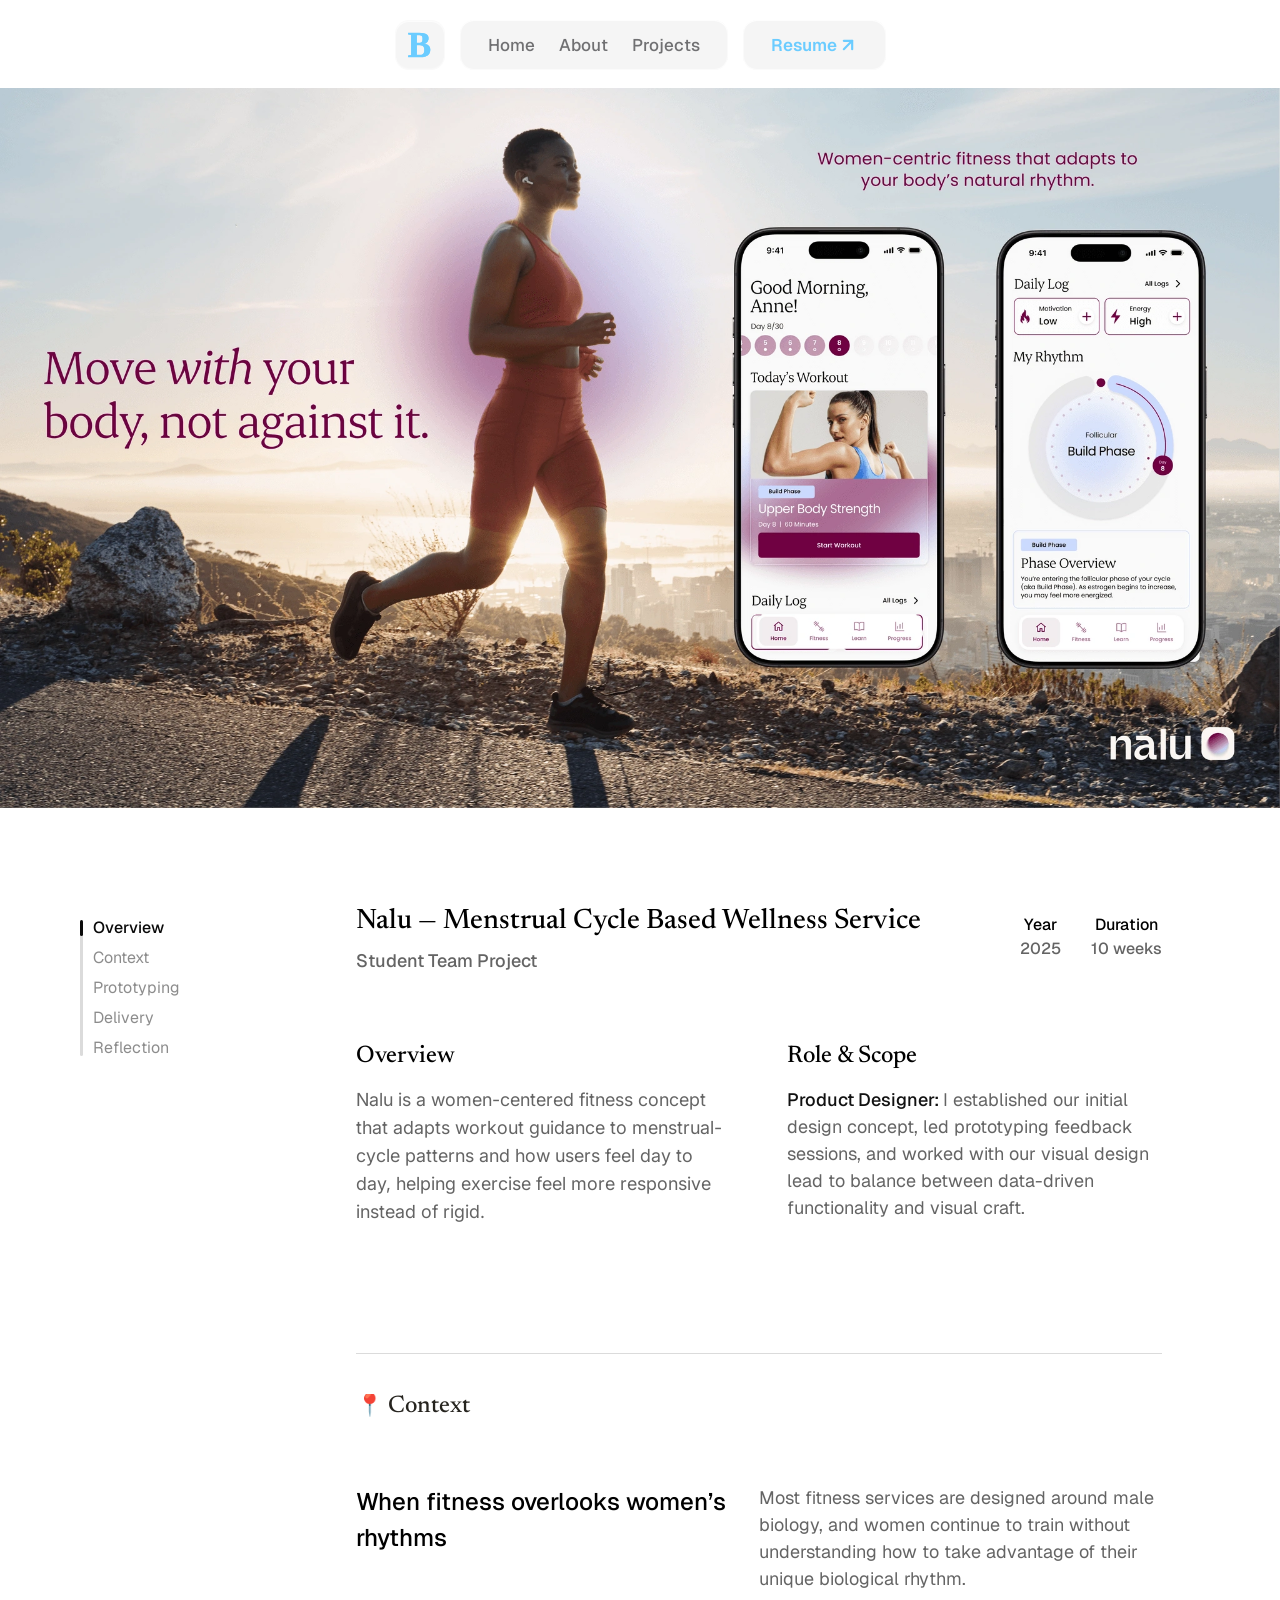
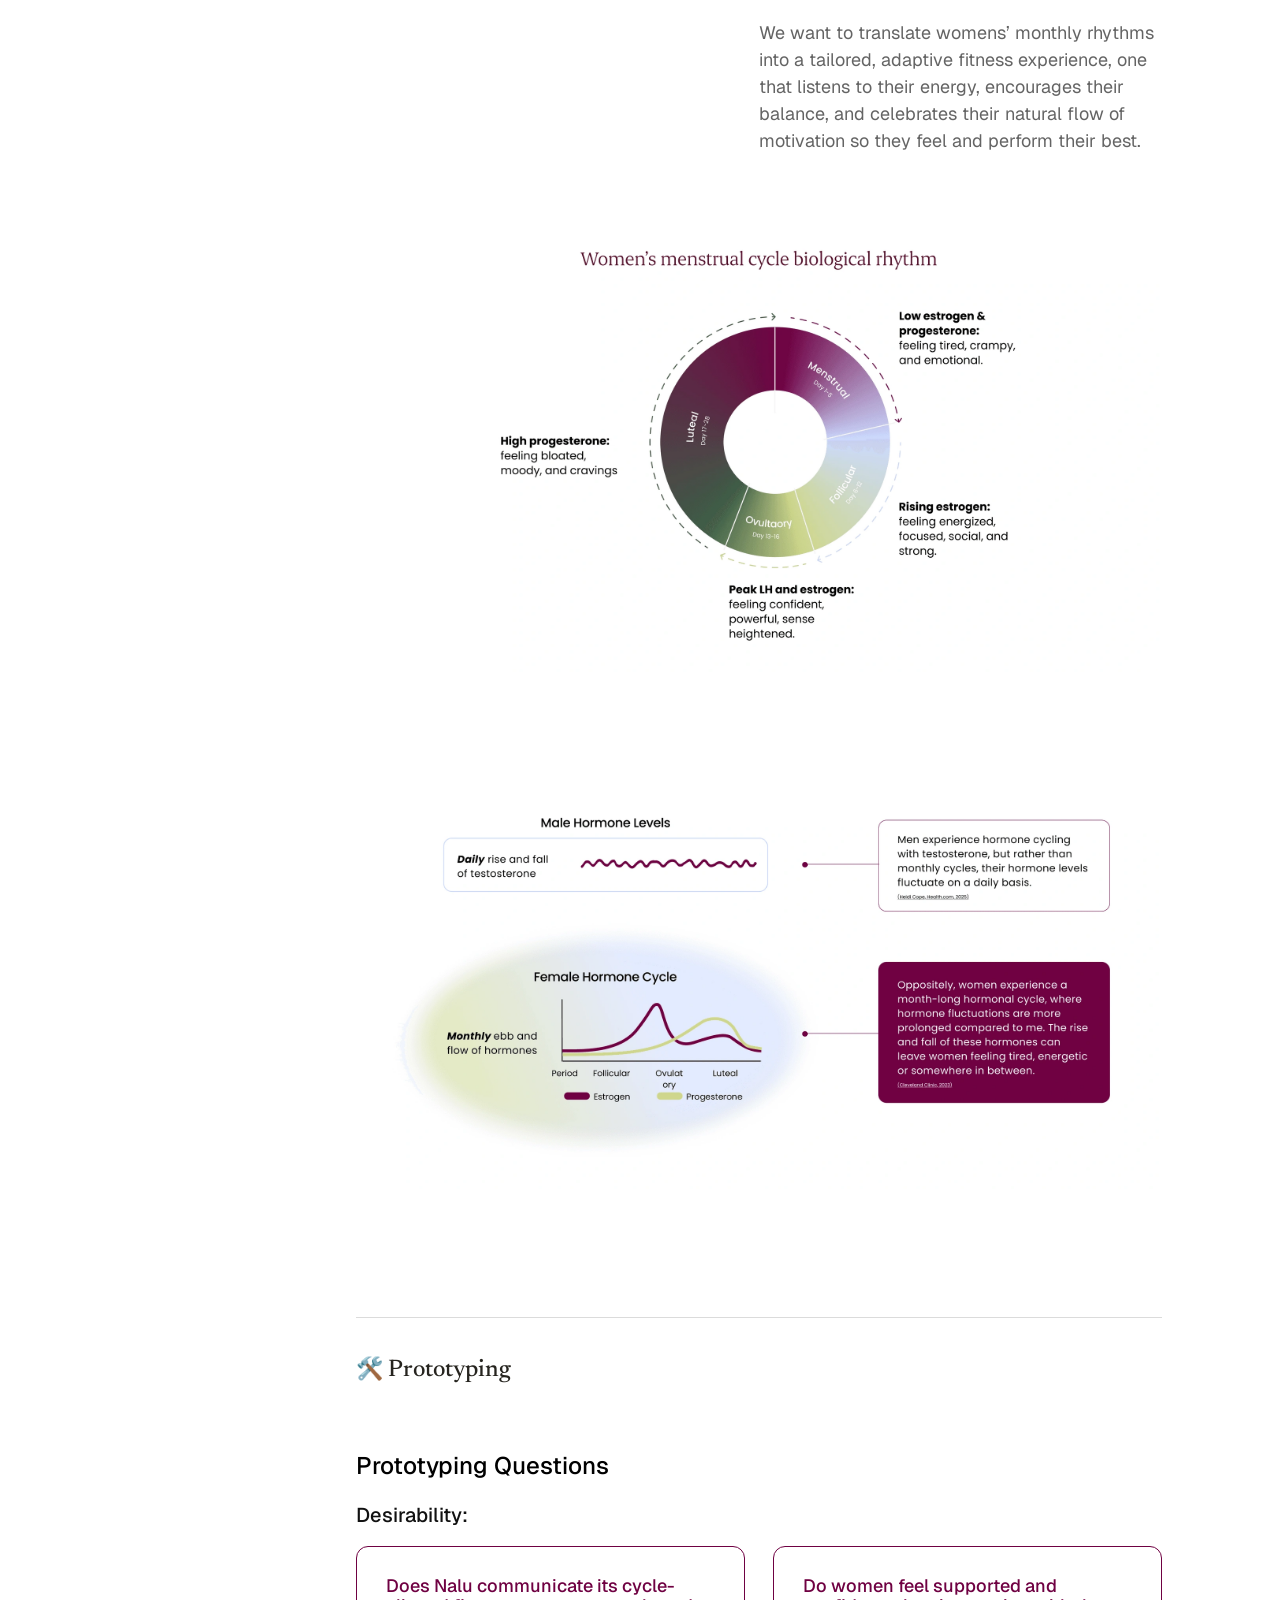
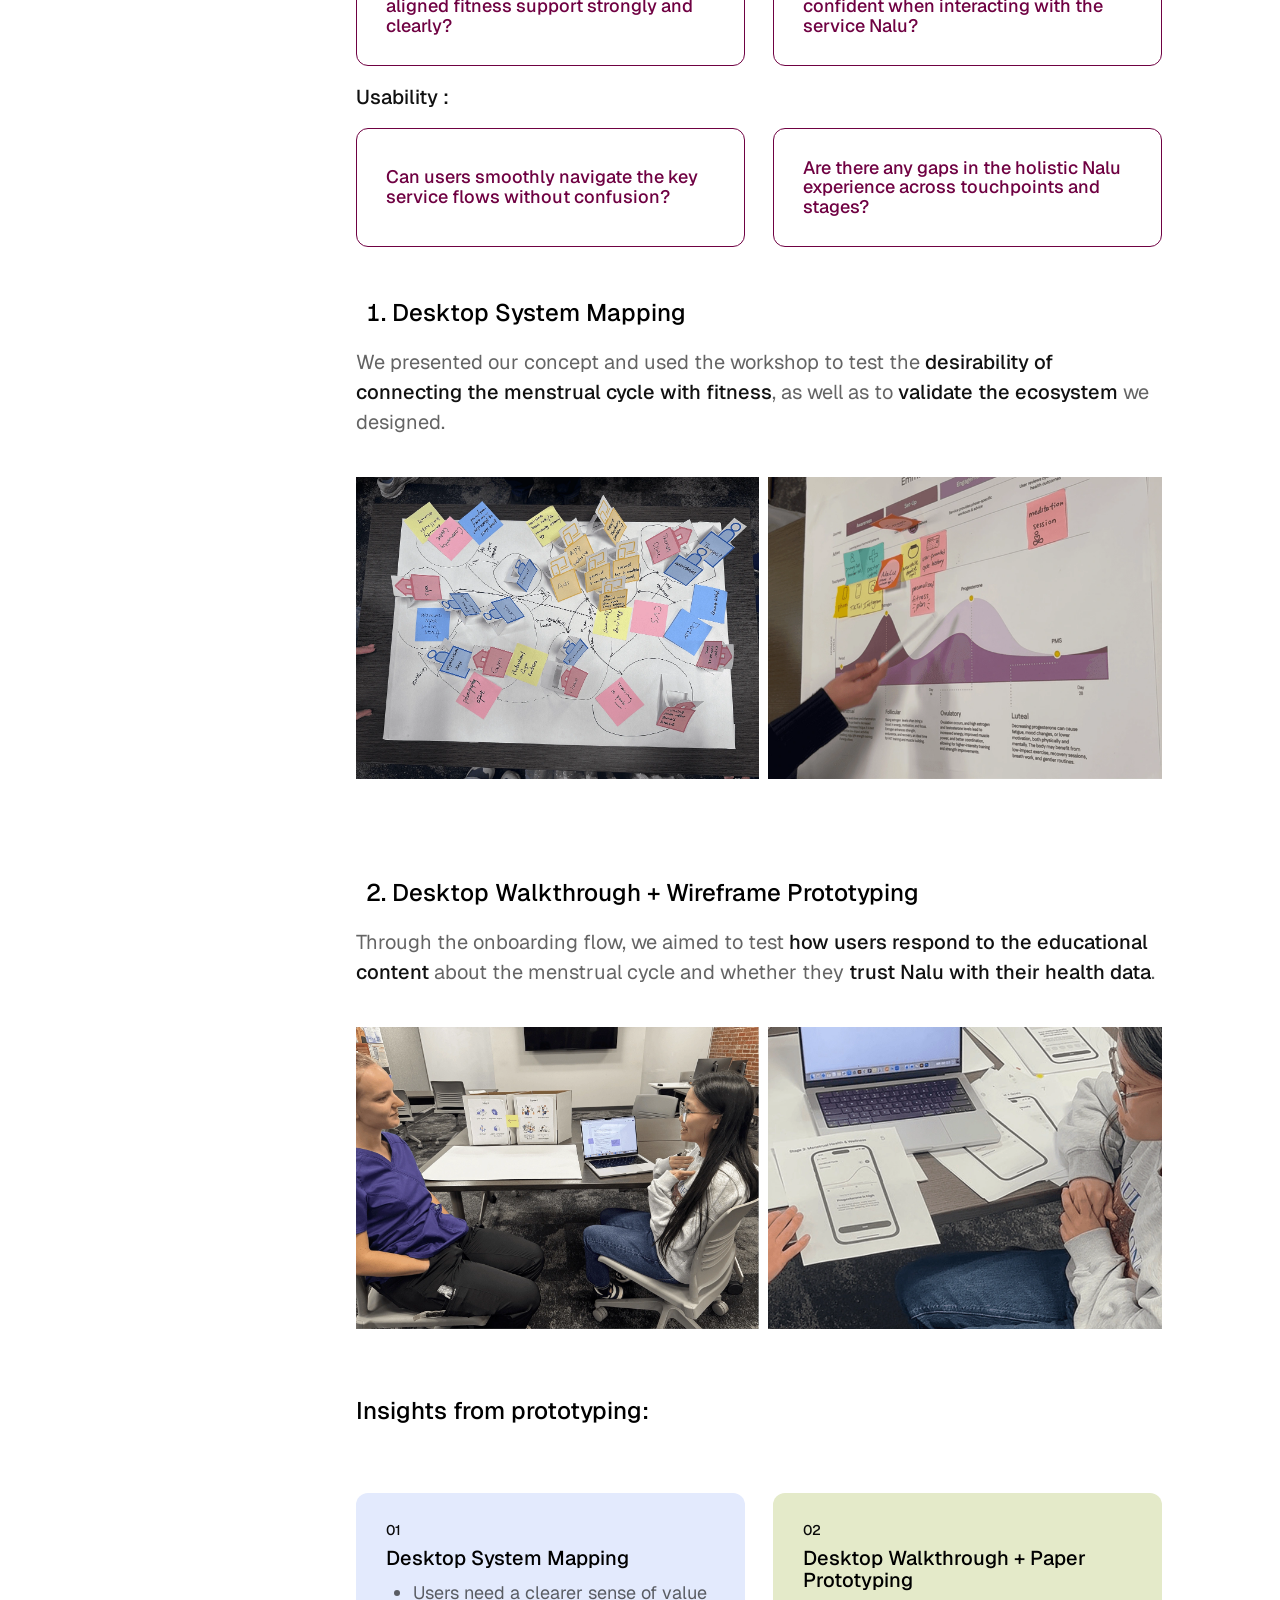
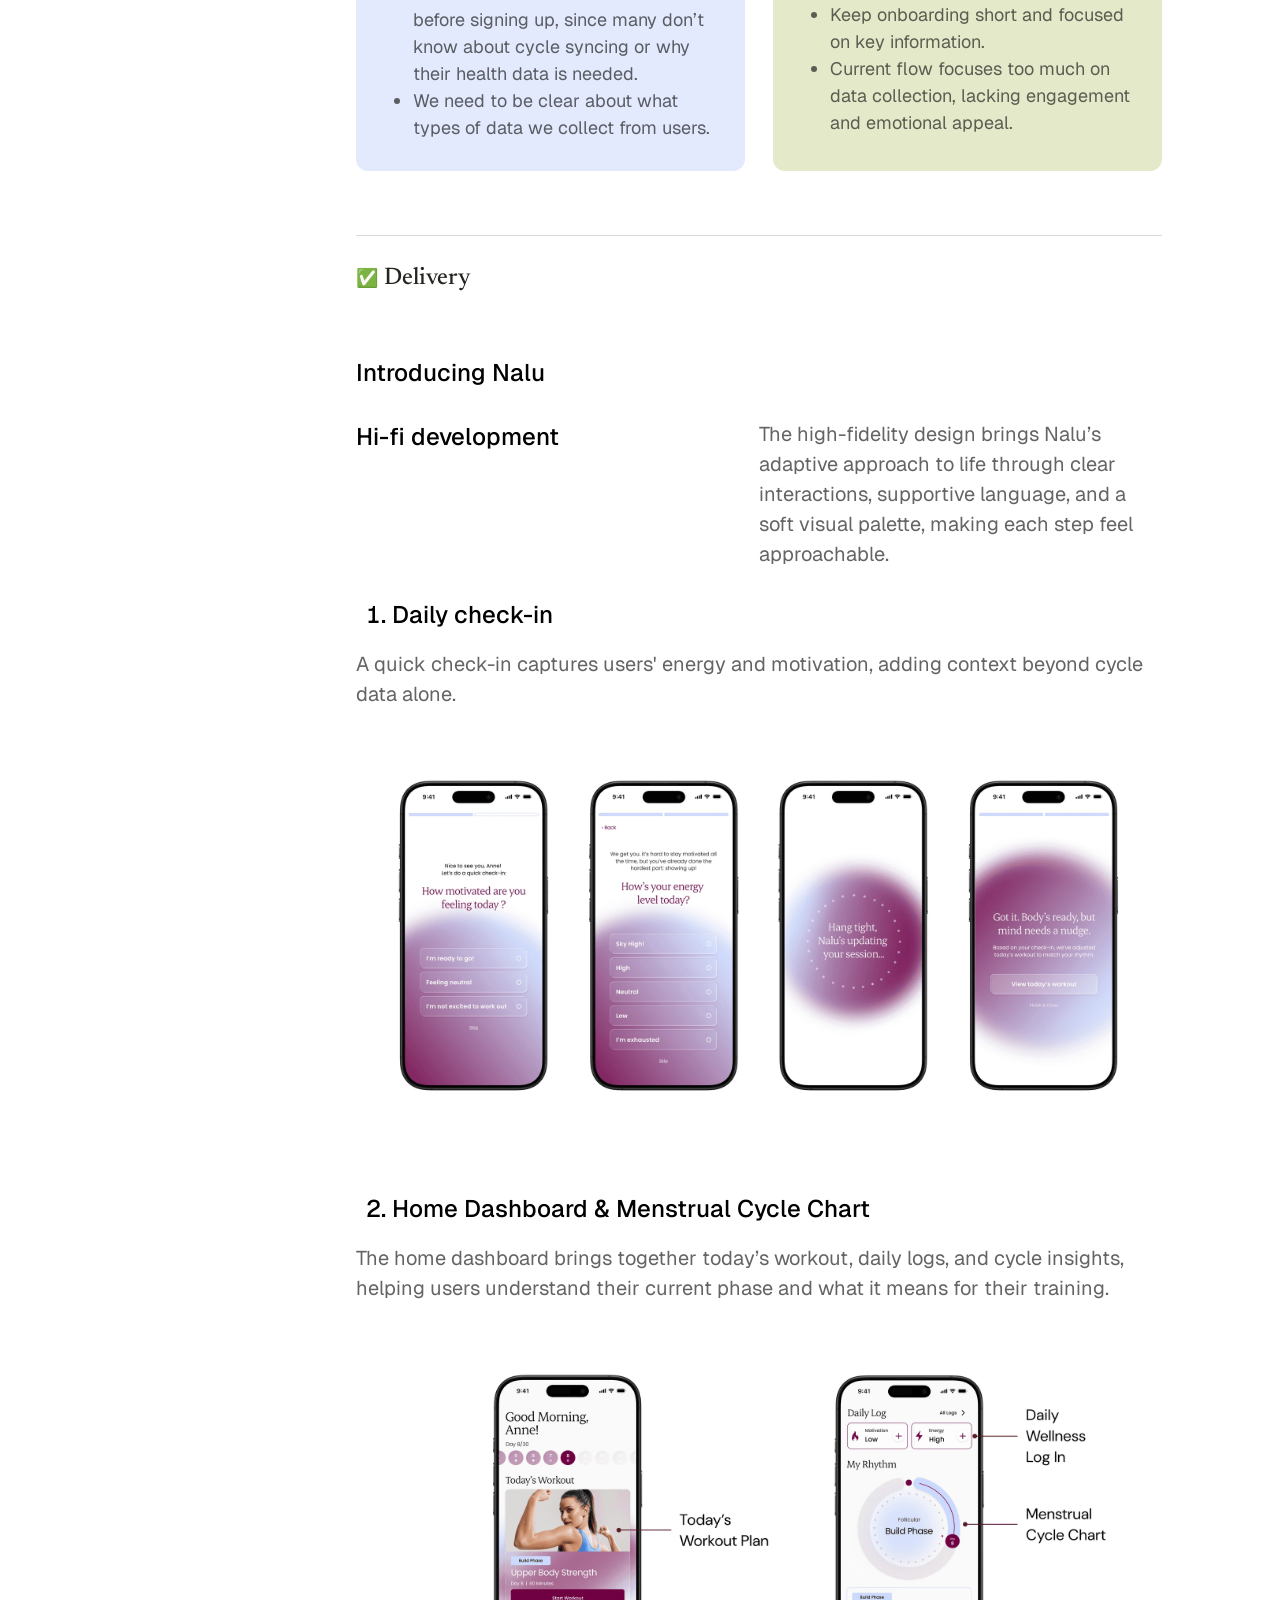
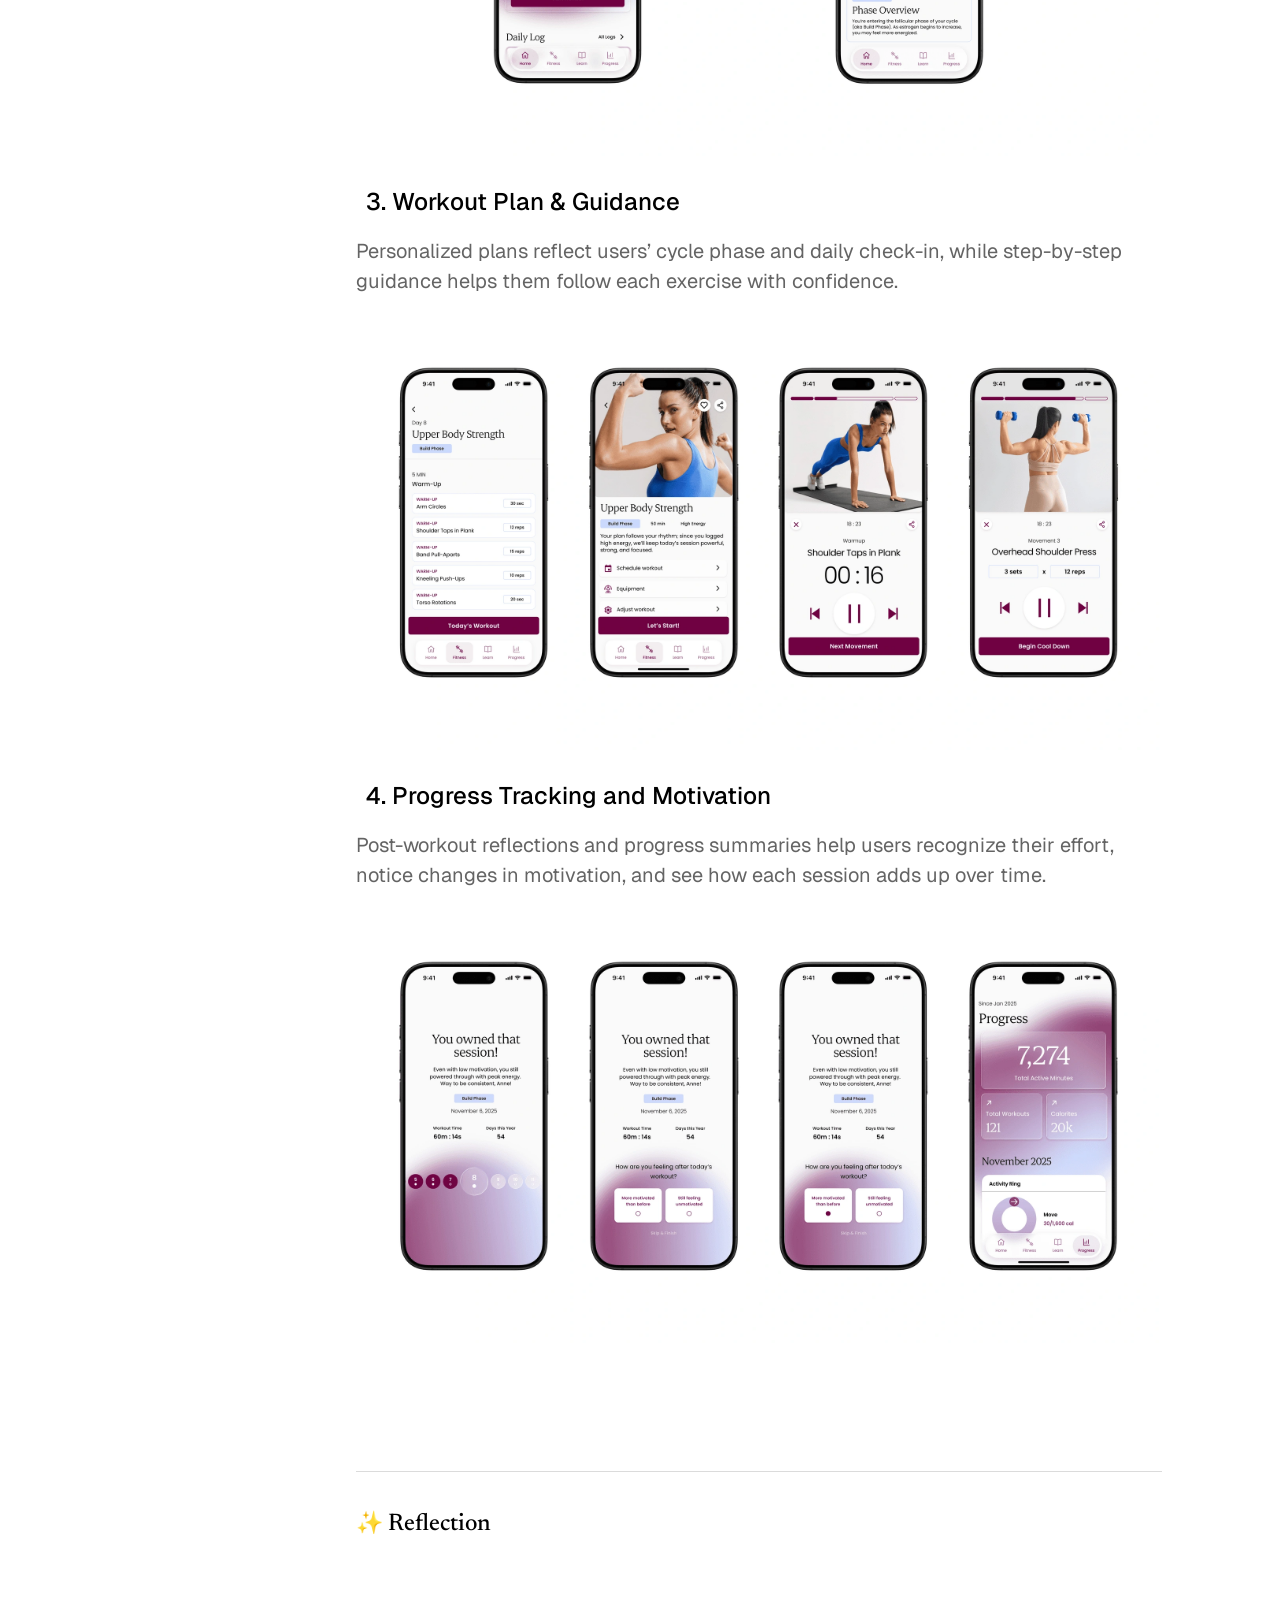
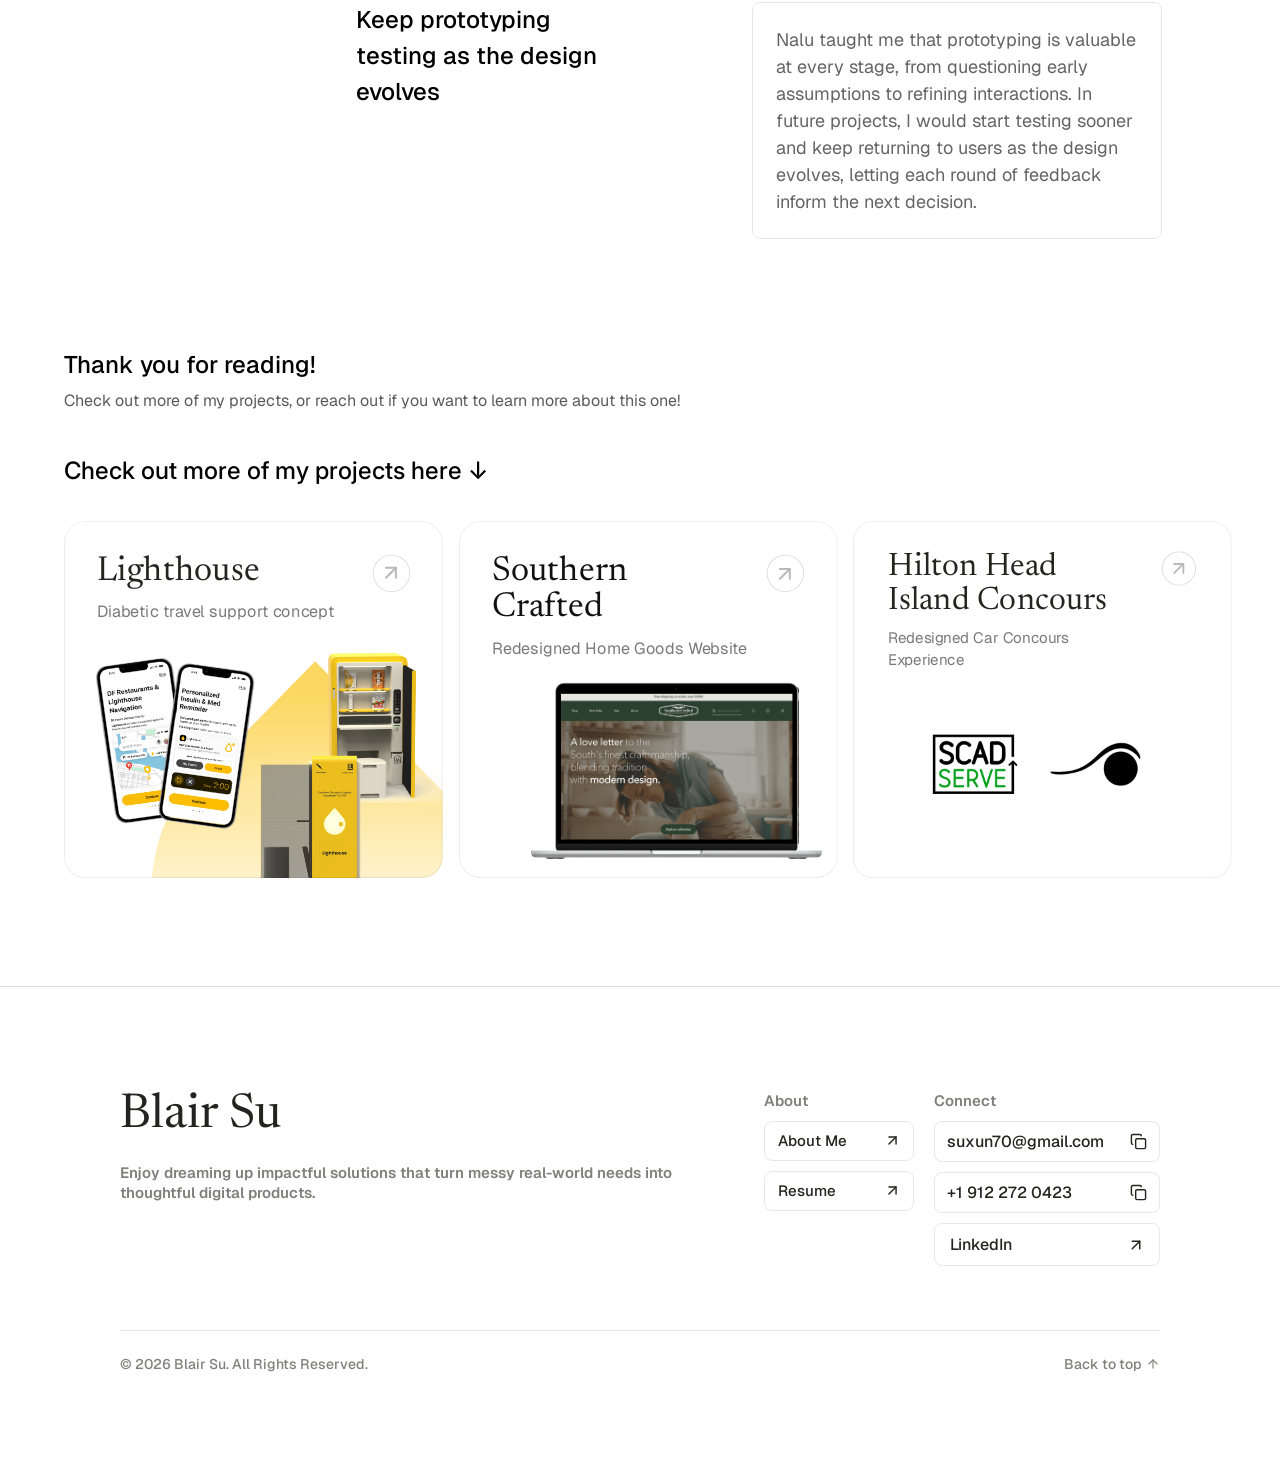
<file: project-4-nalu/index.html>
<!doctype html>
<html lang="en"><head><meta charset="utf-8"><meta name="viewport" content="width=device-width,initial-scale=1"><base href="../"><title>Nalu Case Study | Blair Su</title><meta name="description" content="Nalu project case study by Blair Su."><link rel="icon" href="./assets/blair-su-favicon-b.png"><link rel="stylesheet" href="https://fonts.googleapis.com/css2?family=Geist:wght@400;500;600;700&family=Newsreader:opsz,wght@6..72,400;6..72,500;6..72,600&family=Inter:wght@400;500;600;700&display=swap"><link rel="stylesheet" href="./assets/case-studies/layout.css"><link rel="stylesheet" href="./assets/case-studies/behavior.css?v=overview-outcomes-18"><link rel="stylesheet" href="./assets/case-studies/header.css"><link rel="stylesheet" href="./assets/header-hover.css?v=white-surface-4"></head><body><div class="header-blur-layer" aria-hidden="true"></div><nav class="portfolio-header" aria-label="Portfolio navigation"><div class="portfolio-header-layout"><a class="portfolio-header-logo-link w--current" href="./" data-home-reload="" aria-label="Home"><span class="portfolio-header-logo-text" aria-hidden="true">B</span></a><div class="portfolio-header-liquid" aria-label="Primary navigation"><a class="portfolio-header-nav-link w--current" href="./" data-home-reload="">Home</a><a class="portfolio-header-nav-link" href="./about.html">About</a><a class="portfolio-header-nav-link" href="./#selected-projects"="">Projects</a></div><a class="portfolio-header-resume-link" href="https://docs.google.com/document/d/1EQt0uCxezmY4o4NZ14qj3Sk8BYZWphJlj4wIumuw6OQ/edit?usp=sharing" target="_blank" rel="noopener noreferrer" aria-label="Resume"><span>Resume</span><svg class="portfolio-header-resume-arrow" width="24" height="24" viewBox="0 0 24 24" fill="none" xmlns="http://www.w3.org/2000/svg" aria-hidden="true"><path d="M7 17L17 7" stroke="currentColor" stroke-width="2" stroke-linecap="round" stroke-linejoin="round"></path><path d="M7 7H17V17" stroke="currentColor" stroke-width="2" stroke-linecap="round" stroke-linejoin="round"></path></svg></a><button class="portfolio-header-menu-toggle" type="button" aria-label="Open menu" aria-expanded="false" aria-controls="portfolio-mobile-menu"><span></span><span></span><span></span></button><div class="portfolio-header-mobile-panel" id="portfolio-mobile-menu" aria-hidden="true"><div class="portfolio-mobile-menu-inner"><nav class="portfolio-mobile-menu-primary" aria-label="Mobile primary navigation"><a class="portfolio-header-mobile-link portfolio-mobile-main-link w--current" href="./" data-home-reload="">Home</a><a class="portfolio-header-mobile-link portfolio-mobile-main-link" href="./about.html">About</a></nav><section class="portfolio-mobile-menu-section" aria-label="Project navigation"><h2 class="portfolio-mobile-menu-section-title">Project</h2><a class="portfolio-mobile-project-link" href="./project-1-lighthouse/"><span class="portfolio-mobile-project-icon-wrap"><img src="./assets/mobile-menu-project-icon.svg" alt="" class="portfolio-mobile-project-icon"></span><span class="portfolio-mobile-project-title">Lighthouse<span class="portfolio-mobile-project-time">5 min</span></span></a><a class="portfolio-mobile-project-link" href="./project-2-southerncrafted/"><span class="portfolio-mobile-project-icon-wrap"><img src="./assets/southern-crafted-logo.svg" alt="" class="portfolio-mobile-project-icon"></span><span class="portfolio-mobile-project-title">Southern Crafted<span class="portfolio-mobile-project-time">5 min</span></span></a><a class="portfolio-mobile-project-link" href="./project-3-hhi/"><span class="portfolio-mobile-project-icon-wrap"><img src="./assets/mobile-menu-hhi.png" alt="" class="portfolio-mobile-project-icon"></span><span class="portfolio-mobile-project-title">Hilton Head Island Concours<span class="portfolio-mobile-project-time">4 min</span></span></a><a class="portfolio-mobile-project-link" href="./project-4-nalu/"><span class="portfolio-mobile-project-icon-wrap"><img src="./assets/mobile-menu-nalu.png" alt="" class="portfolio-mobile-project-icon"></span><span class="portfolio-mobile-project-title">Nalu<span class="portfolio-mobile-project-time">3 min</span></span></a></section><section class="portfolio-mobile-menu-section cc-other" aria-label="Other navigation"><h2 class="portfolio-mobile-menu-section-title">Other</h2><a class="portfolio-header-mobile-link portfolio-mobile-other-link cc-resume" href="https://docs.google.com/document/d/1EQt0uCxezmY4o4NZ14qj3Sk8BYZWphJlj4wIumuw6OQ/edit?usp=sharing" target="_blank" rel="noopener noreferrer"><span>Resume</span><svg class="portfolio-header-mobile-arrow" width="18" height="18" viewBox="0 0 24 24" fill="none" xmlns="http://www.w3.org/2000/svg" aria-hidden="true"><path d="M7 17L17 7" stroke="currentColor" stroke-width="2" stroke-linecap="round" stroke-linejoin="round"></path><path d="M7 7H17V17" stroke="currentColor" stroke-width="2" stroke-linecap="round" stroke-linejoin="round"></path></svg></a></section></div></div></div></nav><a class="case-skip" href="#overview">Skip to case study</a><div class="case-breakpoint case-desktop"><div class="case-node s433" data-source="UjhyXI4mB" data-layer="Desktop"><div class="case-node s637" data-source="V89OoHQ1M" data-layer="Nalu Case Study"><div class="case-node s1" data-source="vuJKgMC63" data-layer="S1 Introduction"><div class="case-node s601" data-source="AioD3QCSI" data-layer="Nalu_Project Image 3" role="img" aria-label="Nalu_Project Image 3"></div></div><div class="case-node s412" data-source="GoWmqXeBY" data-layer="Case Study Body"><nav class="case-node s2" aria-label="Case study sections"><div class="case-sections"><a href="#overview" data-section="overview">Overview</a><a href="#context" data-section="context">Context</a><a href="#prototyping" data-section="prototyping">Prototyping</a><a href="#delivery" data-section="delivery">Delivery</a><a href="#reflection" data-section="reflection">Reflection</a></div></nav><article class="case-node s411" data-source="XOPoPsuuX" data-layer="Article Content"><div class="case-node s605" data-source="WGvxEpwjw" data-layer="Overview" id="desktop-overview" data-anchor="overview"><div class="case-node s604" data-source="YxZfYyeMN" data-layer="Title"><div class="case-node s602" data-source="JYFYkYoit"><h1 class="s3"><span class="s3">Nalu — Menstrual Cycle Based Wellness Service</span></h1></div><div class="case-node s603" data-source="eHlm_9JRW"><p class="s3"><span class="s3">Student Team Project</span></p></div></div><div class="case-node s10" data-source="dZtReHkws" data-layer="Time"><div class="case-node s9" data-source="Q2LkERy9x" data-layer="Year"><div class="case-node s7" data-source="bhAy7s7HM"><p class="s3"><span class="s3">Year</span></p></div><div class="case-node s8" data-source="jHCC15cea"><p class="s3"><span class="s3">2025</span></p></div></div><div class="case-node s9" data-source="Q3a_2UbeC" data-layer="Duration"><div class="case-node s7" data-source="CDHKsRjRx"><p class="s3"><span class="s3">Duration</span></p></div><div class="case-node s8" data-source="ZZcVGJzjN"><p class="s3"><span class="s3">10 weeks</span></p></div></div></div></div><div class="case-node s20" data-source="hsfTMNYbA" data-layer="Overview and Roles"><div class="case-node s16" data-source="xQVO73CR1" data-layer="Overview Text"><div class="case-node s12" data-source="nn800tOZ0"><h2 class="s3"><span class="s3">Overview</span></h2></div><div class="case-node s606" data-source="s1fpPRPwk"><p class="s3"><span class="s3">Nalu is a women-centered fitness concept that adapts workout guidance to menstrual-cycle patterns and how users feel day to day, helping exercise feel more responsive instead of rigid.</span></p></div></div><div class="case-node s16" data-source="mnvoen0lT" data-layer="Roles Text"><div class="case-node s12" data-source="uWAjp27LY"><p class="s3"><span class="s3">Role &amp; Scope</span></p></div><div class="case-node s19" data-source="gbuR2wz4n"><p class="s3"><span class="s14">Product Designer: </span><span class="s13">I established our initial  design concept, led prototyping feedback sessions, and worked with our visual design lead to balance between data-driven functionality and visual craft.</span></p></div></div></div><div class="case-node s41" data-source="iP0W7kcC7" data-layer="Context" id="desktop-context" data-anchor="context"><div class="case-node s28" data-source="nIeWQbo2s" data-layer="Divider"></div><div class="case-node s290" data-source="iozWMe41c"><div class="case-node s27" data-source="hZYYh96vp"><div class="case-node s31" data-source="CRYJSDLzh" id="desktop-context-title" data-anchor="context-title"><p class="s3"><span class="s29">📍</span><span class="s30"> Context</span></p></div><div class="case-node s34" data-source="KB0gHxxJ6"><div class="case-node s32" data-source="HOoa45uNs"><h3 class="s3"><span class="s3">When fitness overlooks women’s rhythms</span></h3></div><div class="case-node s285" data-source="sx7CIXRt5"><div class="case-node s607" data-source="VCchy1Ow8"><p class="s3"><span class="s3">Most fitness services are designed around male biology, and women continue to train without understanding how to take advantage of their unique biological rhythm.</span></p><p class="s3"><br></p><p class="s3"><span class="s3">We want to translate womens’ monthly rhythms into a tailored, adaptive fitness experience, one that listens to their energy, encourages their balance, and celebrates their natural flow of motivation so they feel and perform their best.</span></p></div></div></div></div></div><div class="case-node s608" data-source="p4yGpXvJe" data-layer="Image" role="img" aria-label="Image"></div><div class="case-node s609" data-source="w6zJY8k0s" data-layer="Image" role="img" aria-label="Image"></div></div><div class="case-node s41" data-source="w6IxpINc1" data-layer="Prototyping" id="desktop-prototyping" data-anchor="prototyping"><div class="case-node s28" data-source="CAwTN29rf" data-layer="Divider"></div><div class="case-node s31" data-source="blYm0ZYRa"><h2 class="s3"><span class="s29">🛠️ </span><span class="s30">Prototyping</span></h2></div><div class="case-node s620" data-source="qXDU_C7xk" data-layer="Prototyping Methods"><div class="case-node s248" data-source="s42CF9Hfl" data-layer="Desktop System Mapping"><div class="case-node s610" data-source="D6M8NjvWy"><h4 class="s3"><span class="s3">Prototyping Questions</span></h4></div><div class="case-node s611" data-source="oF3_dm9lK"><p class="s3"><span class="s3">Desirability:</span></p></div><div class="case-node s563" data-source="iQT0WnRFf"><div class="case-node s613" data-source="kTsiRrhNt" data-layer="Journey Step"><div class="case-node s612" data-source="MmFStBTQU"><p class="s3"><span class="s3">Does Nalu communicate its cycle-aligned fitness support strongly and clearly?</span></p></div></div><div class="case-node s613" data-source="bY4PjfTQK" data-layer="Journey Step"><div class="case-node s612" data-source="NLoNB3bwX"><p class="s3"><span class="s3">Do women feel supported and confident when interacting with the service Nalu?</span></p></div></div></div><div class="case-node s611" data-source="Duaft1TGa"><p class="s3"><span class="s3">Usability :</span></p></div><div class="case-node s563" data-source="RgO9VDd9N"><div class="case-node s614" data-source="iah0AlqtN" data-layer="Journey Step"><div class="case-node s612" data-source="kn2jsslMZ"><p class="s3"><span class="s3">Can users smoothly navigate the key service flows without confusion?</span></p></div></div><div class="case-node s613" data-source="Y5DCSpCZa" data-layer="Journey Step"><div class="case-node s612" data-source="SqVM2UoYy"><p class="s3"><span class="s3">Are there any gaps in the holistic Nalu experience across touchpoints and stages?</span></p></div></div></div></div><div class="case-node s248" data-source="mCA9F4MPc" data-layer="Desktop System Mapping"><div class="case-node s610" data-source="z25oyrN3c"><ol class="s3" start="1"><li class="s3"><h4 class="s3"><span class="s3">Desktop System Mapping</span></h4></li></ol></div><div class="case-node s615" data-source="ktNXQSM9l"><p class="s3"><span class="s13">We presented our concept and used the workshop to test the </span><span class="s14">desirability of connecting the menstrual cycle with fitness</span><span class="s13">, as well as to</span><span class="s14"> validate the ecosystem</span><span class="s13"> we designed.</span></p></div><div class="case-node s567" data-source="jPm3lIKr_"><div class="case-node s616" data-source="NIOImEVGR" data-layer="Class10 9" role="img" aria-label="Class10 9"></div><div class="case-node s617" data-source="og41h6ElU" data-layer="Class10 9" role="img" aria-label="Class10 9"></div></div></div><div class="case-node s248" data-source="VyZwizCbX" data-layer="Desktop Walkthrough + Paper Prototyping"><div class="case-node s610" data-source="n3PvBauTR"><ol class="s3" start="2"><li class="s3"><h4 class="s3"><span class="s3">Desktop Walkthrough + Wireframe Prototyping</span></h4></li></ol></div><div class="case-node s615" data-source="t6A6yj09U"><p class="s3"><span class="s13">Through the onboarding flow, we aimed to test </span><span class="s14">how users respond to the educational content</span><span class="s13"> about the menstrual cycle and whether they </span><span class="s14">trust Nalu with their health data</span><span class="s13">.</span></p></div><div class="case-node s567" data-source="Yo75E5z8T"><div class="case-node s618" data-source="CfGStvGf7" data-layer="Class10 9" role="img" aria-label="Class10 9"></div><div class="case-node s619" data-source="UYZ5O8CF8" data-layer="Class10 9" role="img" aria-label="Class10 9"></div></div></div></div><div class="case-node s610" data-source="B8Pu0DkGa"><h4 class="s3"><span class="s3">Insights from prototyping:</span></h4></div><div class="case-node s563" data-source="VJ3k5fn1b"><div class="case-node s622" data-source="GJ_3WtHGO" data-layer="Journey Step"><div class="case-node s80" data-source="cqxFHKvpf"><p class="s3"><span class="s3">01</span></p></div><div class="case-node s621" data-source="lat7dg3kv"><p class="s3"><span class="s3">Desktop System Mapping</span></p></div><div class="case-node s332" data-source="Hj24xgriD"><ul class="s3"><li class="s3"><p class="s3"><span class="s3">Users need a clearer sense of value before signing up, since many don’t know about cycle syncing or why their health data is needed.</span></p></li><li class="s3"><p class="s3"><span class="s3">We need to be clear about what types of data we collect from users.</span></p></li></ul></div></div><div class="case-node s623" data-source="W96V6rk6c" data-layer="Journey Step"><div class="case-node s80" data-source="JytjniAWp"><p class="s3"><span class="s3">02</span></p></div><div class="case-node s621" data-source="GdZKH50PT"><p class="s3"><span class="s3">Desktop Walkthrough + Paper Prototyping</span></p></div><div class="case-node s332" data-source="c6u1VZQAA"><ul class="s3"><li class="s3"><p class="s3"><span class="s3">Keep onboarding short and focused on key information.</span></p></li><li class="s3"><p class="s3"><span class="s3">Current flow focuses too much on data collection, lacking engagement and emotional appeal.</span></p></li></ul></div></div></div><div class="case-node s34" data-source="hh_0Sl0kW"><div class="case-node s41" data-source="IuH9RIuBG" data-layer="Delivery" id="desktop-delivery" data-anchor="delivery"><div class="case-node s28" data-source="IQpE_4KUa" data-layer="Divider"></div><div class="case-node s290" data-source="vkrcbLzKY"><div class="case-node s27" data-source="LR8Fj9H6L"><div class="case-node s627" data-source="BsF4lLENw"><h2 class="s3"><span class="s624">✅</span><span class="s625"> </span><span class="s626">Delivery</span></h2></div><div class="case-node s34" data-source="deNeT7433"><div class="case-node s32" data-source="FIxLFoWDP"><h3 class="s3"><span class="s3">Introducing Nalu</span></h3></div><div class="case-node s285" data-source="FGalJ9wsK"></div></div></div></div><div class="case-node s34" data-source="gSWNdC65a"><div class="case-node s32" data-source="rGMK9RopY"><h3 class="s3"><span class="s3">Hi-fi development</span></h3></div><div class="case-node s285" data-source="Cd9E2E_BD"><div class="case-node s628" data-source="ntfkiZmYj"><p class="s3"><span class="s3">The high-fidelity design brings Nalu’s adaptive approach to life through clear interactions, supportive language, and a soft visual palette, making each step feel approachable.</span></p></div></div></div><div class="case-node s630" data-source="MOBU7B6uw"><div class="case-node s117" data-source="AJdGTGvFC"><div class="case-node s22" data-source="kGERit33h"><ol class="s3" start="1"><li class="s3"><p class="s3"><span class="s3">Daily check-in</span></p></li></ol></div><div class="case-node s227" data-source="BQCdP8crJ"><p class="s3"><span class="s3">A quick check-in captures users' energy and motivation, adding context beyond cycle data alone.</span></p></div></div><div class="case-node s473" data-source="Cp5WQoJqe"><div class="case-node s629" data-source="CBpaSxdZM" data-layer="image 4" role="img" aria-label="image 4"></div></div></div><div class="case-node s630" data-source="QGpTIfCRP"><div class="case-node s117" data-source="IirRO0Jj3"><div class="case-node s294" data-source="iu07SiPuS"><ol class="s3" start="2"><li class="s3"><p class="s3"><span class="s3">Home Dashboard &amp; Menstrual Cycle Chart</span></p></li></ol></div><div class="case-node s227" data-source="jTk1L_MuN"><p class="s3"><span class="s3">The home dashboard brings together today’s workout, daily logs, and cycle insights, helping users understand their current phase and what it means for their training.</span></p></div></div><div class="case-node s473" data-source="JOLfrkELe"><div class="case-node s631" data-source="DQTV3dZep" data-layer="image 4" role="img" aria-label="image 4"></div></div></div><div class="case-node s633" data-source="M9I_k96Ls"><div class="case-node s117" data-source="drHD1lHjS"><div class="case-node s22" data-source="OchA1b1Uu"><ol class="s3" start="3"><li class="s3"><p class="s3"><span class="s3">Workout Plan &amp; Guidance</span></p></li></ol></div><div class="case-node s227" data-source="adNnWivN1"><p class="s3"><span class="s3">Personalized plans reflect users’ cycle phase and daily check-in, while step-by-step guidance helps them follow each exercise with confidence.</span></p></div></div><div class="case-node s632" data-source="vlm62Eq1G" data-layer="image 4" role="img" aria-label="image 4"></div></div><div class="case-node s633" data-source="q5KvuEfhA"><div class="case-node s117" data-source="FkyYInd7t"><div class="case-node s22" data-source="wm3r7bj2A"><ol class="s3" start="4"><li class="s3"><p class="s3"><span class="s3">Progress Tracking and Motivation</span></p></li></ol></div><div class="case-node s227" data-source="Zs1KYjGpC"><p class="s3"><span class="s3">Post-workout reflections and progress summaries help users recognize their effort, notice changes in motivation, and see how each session adds up over time.</span></p></div></div><div class="case-node s634" data-source="oq61zDCvx" data-layer="image 4" role="img" aria-label="image 4"></div></div></div></div></div><div class="case-node s636" data-source="sRw948CaL" data-layer="Reflection" id="desktop-reflection" data-anchor="reflection"><div class="case-node s28" data-source="GiT2HHT1t" data-layer="Divider"></div><div class="case-node s118" data-source="IvFjVtisy"><p class="s3"><span class="s29">✨ </span><span class="s30">Reflection</span></p></div><div class="case-node s34" data-source="j7L_WfUej"><div class="case-node s102" data-source="UpAlhpIbu"><h3 class="s3"><span class="s3">Keep prototyping testing as the design evolves </span></h3></div><div class="case-node s635" data-source="q09GyHiNa" data-layer="Guiding Principles"><div class="case-node s332" data-source="WyN1gOw8Y"><p class="s3"><span class="s3">Nalu taught me that prototyping is valuable at every stage, from questioning early assumptions to refining interactions. In future projects, I would start testing sooner and keep returning to users as the design evolves, letting each round of feedback inform the next decision.</span></p></div></div></div></div></article></div></div><div class="case-node s638" data-source="zXw0dCFsg" data-layer="Case Study Body"><article class="case-node s121" data-source="Wr1BATvoO" data-layer="Article Content"><div class="case-node s225" data-source="JN1qtYibw"><div class="case-node s22" data-source="s6pZUwcts"><p class="s3"><span class="s3">Thank you for reading!</span></p></div><div class="case-node s123" data-source="xKLSgU2Kh"><p class="s3"><span class="s3">Check out more of my projects, or reach out if you want to learn more about this one!</span></p></div></div><div class="case-node s432" data-source="kIIAKb16X"><div class="case-node s126" data-source="swtIPLdFZ"><p class="s3"><span class="s3">Check out more of my projects here ↓</span></p></div><div class="case-node s11 case-more-projects" data-source="ucWejL4Ac"><a class="case-node case-more-link s144" href="./project-1-lighthouse/" aria-label="More project-Lighthouse"><div class="case-more-state case-more-rest"><div class="case-node s426" data-source="LSwwR3cNi" data-layer="Variant 1"><div class="case-node s421" data-source="pYINj3iCL" data-layer="Project Image"><div class="case-node s413" data-source="R34EfRcyS"><svg viewBox="0 0 305.62 374.63" xmlns="http://www.w3.org/2000/svg" width="305.619" height="374.63" fill="none" overflow="visible"><g><defs><linearGradient id="idid_R34EfRcySg1557712899" x1="0.497910447761194" x2="0.501044776119403" y1="0.08" y2="0.71"><stop offset="0" stop-color="rgb(252, 216, 98)" stop-opacity="1"></stop><stop offset="1" stop-color="rgb(255, 252, 243)" stop-opacity="1"></stop></linearGradient></defs><path d="M 269.375 119.115 C 292.711 144.566 305.619 193.3 305.619 229.68 C 305.619 309.733 237.203 374.63 152.81 374.63 C 68.415 374.63 0 309.733 0 229.68 C 0 193.57 5.751 152.007 28.777 126.63 L 152.811 0 Z" fill="url(#idid_R34EfRcySg1557712899)"></path></g></svg></div><div class="case-node s416" data-source="ynchR7RyI" data-layer="Group 48095798"><div class="case-node s414" data-source="g0lhKqod2" data-layer="Onboarding2 1" role="img" aria-label="Onboarding2 1"></div><div class="case-node s415" data-source="uzUBgOpR_" data-layer="Blue" role="img" aria-label="Blue"></div></div><div class="case-node s418" data-source="KtpiqP8BH" data-layer="Group 48095798"><div class="case-node s417" data-source="USJRaQ5W8" data-layer="Onboarding2 1" role="img" aria-label="Onboarding2 1"></div><div class="case-node s415" data-source="yVyON8L6q" data-layer="Blue" role="img" aria-label="Blue"></div></div><div class="case-node s419" data-source="yZbv53aHP" data-layer="final 7.73 2" role="img" aria-label="final 7.73 2"></div><div class="case-node s420" data-source="ZrzR7ss_g" data-layer="final 11.78 3" role="img" aria-label="final 11.78 3"></div></div><div class="case-node s423" data-source="sElKzMooK" data-layer="Card Copy"><div class="case-node s422" data-source="sRyb7S0wK" data-layer="Title"><h3 class="s3"><span class="s3">Lighthouse</span></h3></div><div class="case-node s129" data-source="sM4ohRFtD" data-layer="Subtitle"><p class="s3"><span class="s3">Diabetic travel support concept</span></p></div></div><div class="case-node s425" data-source="tI50WDBOO"><div class="case-node s424" data-source="IXIRTZ2xj"><span class="case-icon" style="mask-image:url('./assets/case-studies/arrow-up-right.svg');-webkit-mask-image:url('./assets/case-studies/arrow-up-right.svg')" aria-hidden="true"></span></div></div></div></div><div class="case-more-state case-more-hover" aria-hidden="true"><div class="case-node s426" data-source="wLErQb2Nj" data-layer="Variant 1"><div class="case-node s421" data-source="wLErQb2NjpYINj3iCL" data-layer="Project Image"><div class="case-node s427" data-source="wLErQb2NjR34EfRcyS"><svg viewBox="0 0 598 734" xmlns="http://www.w3.org/2000/svg" width="598" height="734" fill="none" overflow="visible"><g><defs><linearGradient id="idid_wLErQb2NjR34EfRcySg1557712899" x1="0.497910447761194" x2="0.501044776119403" y1="0.08" y2="0.71"><stop offset="0" stop-color="rgb(252, 216, 98)" stop-opacity="1"></stop><stop offset="1" stop-color="rgb(255, 252, 243)" stop-opacity="1"></stop></linearGradient></defs><path d="M 527.081 233.378 C 572.743 283.244 598 378.727 598 450.004 C 598 606.85 464.132 734 299 734 C 133.867 734 0 606.85 0 450.004 C 0 379.256 11.252 297.821 56.308 248.102 L 299.002 0 Z" fill="url(#idid_wLErQb2NjR34EfRcySg1557712899)"></path></g></svg></div><div class="case-node s428" data-source="wLErQb2NjynchR7RyI" data-layer="Group 48095798"><div class="case-node s414" data-source="wLErQb2Njg0lhKqod2" data-layer="Onboarding2 1" role="img" aria-label="Onboarding2 1"></div><div class="case-node s415" data-source="wLErQb2NjuzUBgOpR_" data-layer="Blue" role="img" aria-label="Blue"></div></div><div class="case-node s429" data-source="wLErQb2NjKtpiqP8BH" data-layer="Group 48095798"><div class="case-node s417" data-source="wLErQb2NjUSJRaQ5W8" data-layer="Onboarding2 1" role="img" aria-label="Onboarding2 1"></div><div class="case-node s415" data-source="wLErQb2NjyVyON8L6q" data-layer="Blue" role="img" aria-label="Blue"></div></div><div class="case-node s419" data-source="wLErQb2NjyZbv53aHP" data-layer="final 7.73 2" role="img" aria-label="final 7.73 2"></div><div class="case-node s420" data-source="wLErQb2NjZrzR7ss_g" data-layer="final 11.78 3" role="img" aria-label="final 11.78 3"></div></div><div class="case-node s423" data-source="wLErQb2NjsElKzMooK" data-layer="Card Copy"><div class="case-node s422" data-source="wLErQb2NjsRyb7S0wK" data-layer="Title"><h3 class="s3"><span class="s3">Lighthouse</span></h3></div><div class="case-node s129" data-source="wLErQb2NjsM4ohRFtD" data-layer="Subtitle"><p class="s3"><span class="s3">Diabetic travel support concept</span></p></div></div><div class="case-node s431" data-source="wLErQb2NjtI50WDBOO"><div class="case-node s430" data-source="wLErQb2NjIXIRTZ2xj"><span class="case-icon" style="mask-image:url('./assets/case-studies/arrow-up-right.svg');-webkit-mask-image:url('./assets/case-studies/arrow-up-right.svg')" aria-hidden="true"></span></div></div></div></div></a><a class="case-node case-more-link s127" href="./project-2-southerncrafted/" aria-label="Southern Crafted"><div class="case-more-state case-more-rest"><div class="case-node s137" data-source="tOvwzO__i" data-layer="Variant 1"><div class="case-node s130" data-source="j_6PdMGAF" data-layer="Card Copy"><div class="case-node s128" data-source="A8U03cLmS" data-layer="Title"><h3 class="s3"><span class="s3">Southern Crafted</span></h3></div><div class="case-node s129" data-source="BFocuRDjF" data-layer="Subtitle"><p class="s3"><span class="s3">Redesigned Home Goods Website</span></p></div></div><div class="case-node s132" data-source="eucAu1ZTs"><div class="case-node s131" data-source="GBEpOPCDS"><span class="case-icon" style="mask-image:url('./assets/case-studies/arrow-up-right.svg');-webkit-mask-image:url('./assets/case-studies/arrow-up-right.svg')" aria-hidden="true"></span></div></div><div class="case-node s136" data-source="Z60aUQJeY" data-layer="Project Image"><div class="case-node s135" data-source="p_J_ruWje"><div class="case-node s133" data-source="dCpP_kiW2" role="img" aria-label="Project visual"></div><div class="case-node s134" data-source="o8cVQckuX" data-layer="Macbook Air M2 Silver 2" role="img" aria-label="Macbook Air M2 Silver 2"></div></div></div></div></div><div class="case-more-state case-more-hover" aria-hidden="true"><div class="case-node s143" data-source="sui8Bsrrj" data-layer="Variant 1"><div class="case-node s130" data-source="sui8Bsrrjj_6PdMGAF" data-layer="Card Copy"><div class="case-node s138" data-source="sui8BsrrjA8U03cLmS" data-layer="Title"><h3 class="s3"><span class="s3">Southern Crafted</span></h3></div><div class="case-node s139" data-source="sui8BsrrjBFocuRDjF" data-layer="Subtitle"><p class="s3"><span class="s3">Redesigned Home Goods Website</span></p></div></div><div class="case-node s141" data-source="sui8BsrrjeucAu1ZTs"><div class="case-node s140" data-source="sui8BsrrjGBEpOPCDS"><span class="case-icon" style="mask-image:url('./assets/case-studies/arrow-up-right.svg');-webkit-mask-image:url('./assets/case-studies/arrow-up-right.svg')" aria-hidden="true"></span></div></div><div class="case-node s136" data-source="sui8BsrrjZ60aUQJeY" data-layer="Project Image"><div class="case-node s135" data-source="sui8Bsrrjp_J_ruWje"><div class="case-node s133" data-source="sui8BsrrjdCpP_kiW2" role="img" aria-label="Project visual"></div><div class="case-node s142"><video src="./assets/case-studies/ruGh492Q5ryQERn5JMd03pJao.mp4" muted loop playsinline preload="metadata" autoplay></video></div><div class="case-node s134" data-source="sui8Bsrrjo8cVQckuX" data-layer="Macbook Air M2 Silver 2" role="img" aria-label="Macbook Air M2 Silver 2"></div></div></div></div></div></a><a class="case-node case-more-link s144" href="./project-3-hhi/" aria-label="HHI"><div class="case-more-state case-more-rest"><div class="case-node s153" data-source="ACcMPZugf" data-layer="Variant 1"><div class="case-node s147" data-source="OqtQdw0wi"><div class="case-node s145" data-source="apAEOAT6S"><svg viewBox="0 0 4701.75 4768.74" xmlns="http://www.w3.org/2000/svg" width="4701.753" height="4768.737" fill="none" overflow="visible"><g><defs><radialGradient id="idid_apAEOAT6Sg175348440" cy="0.493" cx="0.528" r="0.56" gradientTransform="translate(0.528, 0.493) scale(1 0.8928571428571428) translate(-0.528, -0.493)"><stop offset="0.22" stop-color="rgba(255, 255, 255, 0)" stop-opacity="0"></stop><stop offset="0.47000000000000003" stop-color="rgba(255, 255, 255, 0.65997)" stop-opacity="0.65997"></stop><stop offset="0.55" stop-color="rgb(255, 255, 255)" stop-opacity="1"></stop></radialGradient></defs><path d="M 4701.753 2789.407 L 2424.794 4768.737 L 0 1979.33 L 2276.959 0 Z" fill="url(#idid_apAEOAT6Sg175348440)"></path></g></svg></div><div class="case-node s146" data-source="zR926I3KW" data-layer="Group 1000001834" role="img" aria-label="Group 1000001834"></div></div><div class="case-node s150" data-source="apzn5YpZP" data-layer="Card Copy"><div class="case-node s148" data-source="gd1CUxmxL" data-layer="Title"><h3 class="s3"><span class="s3">Hilton Head Island Concours</span></h3></div><div class="case-node s149" data-source="fUlBdG9WM" data-layer="Subtitle"><p class="s3"><span class="s3">Redesigned Car Concours Experience</span></p></div></div><div class="case-node s152" data-source="ml15HRtzh"><div class="case-node s151" data-source="VB8w_loYY"><span class="case-icon" style="mask-image:url('./assets/case-studies/arrow-up-right.svg');-webkit-mask-image:url('./assets/case-studies/arrow-up-right.svg')" aria-hidden="true"></span></div></div></div></div><div class="case-more-state case-more-hover" aria-hidden="true"><div class="case-node s153" data-source="U_j1O7idF" data-layer="Variant 1"><div class="case-node s147" data-source="U_j1O7idFOqtQdw0wi"><div class="case-node s154" data-source="U_j1O7idFtuKhx18qd" data-layer="Car image" role="img" aria-label="Car image"></div><div class="case-node s155" data-source="U_j1O7idFapAEOAT6S"><svg viewBox="0 0 1386 1483" xmlns="http://www.w3.org/2000/svg" width="1386" height="1483" fill="none" overflow="visible"><g><defs><radialGradient id="idid_U_j1O7idFapAEOAT6Sg175348440" cy="0.493" cx="0.528" r="0.56" gradientTransform="translate(0.528, 0.493) scale(1 0.8928571428571428) translate(-0.528, -0.493)"><stop offset="0.22" stop-color="rgba(255, 255, 255, 0)" stop-opacity="0"></stop><stop offset="0.37" stop-color="rgba(255, 255, 255, 0.65997)" stop-opacity="0.65997"></stop><stop offset="0.55" stop-color="rgb(255, 255, 255)" stop-opacity="1"></stop></radialGradient></defs><path d="M 1386 867.46 L 714.79 1483 L 0 615.54 L 671.21 0 Z" fill="url(#idid_U_j1O7idFapAEOAT6Sg175348440)"></path></g></svg></div><div class="case-node s156" data-source="U_j1O7idFzR926I3KW" data-layer="Group 1000001834" role="img" aria-label="Group 1000001834"></div></div><div class="case-node s150" data-source="U_j1O7idFapzn5YpZP" data-layer="Card Copy"><div class="case-node s148" data-source="U_j1O7idFgd1CUxmxL" data-layer="Title"><h3 class="s3"><span class="s3">Hilton Head Island Concours</span></h3></div><div class="case-node s149" data-source="U_j1O7idFfUlBdG9WM" data-layer="Subtitle"><p class="s3"><span class="s3">Redesigned Car Concours Experience</span></p></div></div><div class="case-node s158" data-source="U_j1O7idFml15HRtzh"><div class="case-node s157" data-source="U_j1O7idFVB8w_loYY"><span class="case-icon" style="mask-image:url('./assets/case-studies/arrow-up-right.svg');-webkit-mask-image:url('./assets/case-studies/arrow-up-right.svg')" aria-hidden="true"></span></div></div></div></div></a></div></div></article></div><div class="case-node s174"><div class="case-node s197" data-source="V3Ccxyf7w" data-layer="Variant 1"><div class="case-node s189" data-source="jgG3BSGh8" data-layer="Footer Top"><div class="case-node s177" data-source="Oy2CKMxga" data-layer="Footer Brand"><div class="case-node s175" data-source="ktvlGFIUv" data-layer="Footer Name"><p class="s3"><span class="s3">Blair Su</span></p></div><div class="case-node s176" data-source="N3ci1RgFu" data-layer="Footer Column Title"><p class="s3"><span class="s3">Enjoy dreaming up impactful solutions that turn messy real-world needs into thoughtful digital products.</span></p></div></div><div class="case-node s188" data-source="J_UsmnduT" data-layer="Footer Columns"><div class="case-node s181" data-source="AbwVTGkoK" data-layer="Footer About"><div class="case-node s176" data-source="D4jUQviDl" data-layer="Footer Column Title"><p class="s3"><span class="s3">About</span></p></div><a class="case-node s180" data-source="ZPkE2zN7e" data-layer="Footer Link Card" href="./about.html"><div class="case-node s178" data-source="quLztNiqv"><p class="s3"><span class="s3">About Me</span></p></div><div class="case-node s179" data-source="MRgX1rDHH"><span class="case-icon" style="mask-image:url('./assets/case-studies/arrow-up-right.svg');-webkit-mask-image:url('./assets/case-studies/arrow-up-right.svg')" aria-hidden="true"></span></div></a><a class="case-node s180" data-source="qVcWKLBHv" data-layer="Footer Link Card" href="https://docs.google.com/document/d/1EQt0uCxezmY4o4NZ14qj3Sk8BYZWphJlj4wIumuw6OQ/edit?usp=sharing" target="_blank" rel="noopener noreferrer"><div class="case-node s178" data-source="nk6qffiWx"><p class="s3"><span class="s3">Resume</span></p></div><div class="case-node s179" data-source="aWL_o9cXU"><span class="case-icon" style="mask-image:url('./assets/case-studies/arrow-up-right.svg');-webkit-mask-image:url('./assets/case-studies/arrow-up-right.svg')" aria-hidden="true"></span></div></a></div><div class="case-node s187" data-source="r80AGAPiF" data-layer="Footer Connect"><div class="case-node s182" data-source="HZeSlVMqq" data-layer="Footer Column Title"><p class="s3"><span class="s3">Connect</span></p></div><button class="case-node s183" type="button" data-copy="suxun70@gmail.com" aria-label="Copy suxun70@gmail.com"><span>suxun70@gmail.com</span><span class="case-icon" style="mask-image:url('./assets/case-studies/copy.svg');-webkit-mask-image:url('./assets/case-studies/copy.svg')" aria-hidden="true"></span></button><button class="case-node s174" type="button" data-copy="+19122720423" aria-label="Copy +1 912 272 0423"><span>+1 912 272 0423</span><span class="case-icon" style="mask-image:url('./assets/case-studies/copy.svg');-webkit-mask-image:url('./assets/case-studies/copy.svg')" aria-hidden="true"></span></button><a class="case-node s186" data-source="gePjie5yW" data-layer="Footer Link Card" href="https://www.linkedin.com/in/blair-xun-su-1263921a9" target="_blank" rel="noopener noreferrer"><div class="case-node s184" data-source="uQ22olc_U"><p class="s3"><span class="s3">LinkedIn</span></p></div><div class="case-node s185" data-source="lGsvlmYQe"><span class="case-icon" style="mask-image:url('./assets/case-studies/arrow-up-right.svg');-webkit-mask-image:url('./assets/case-studies/arrow-up-right.svg')" aria-hidden="true"></span></div></a></div></div></div><div class="case-node s196" data-source="EtmcVpHvG" data-layer="Footer Bottom"><div class="case-node s190" data-source="mkTc89vA2" data-layer="Footer Bottom Divider"></div><div class="case-node s195" data-source="WOP6mvBpG" data-layer="Footer Bottom Row"><div class="case-node s191" data-source="Qt5oAWuiY" data-layer="Footer Copyright"><p class="s3"><span class="s3">© 2026 Blair Su. All Rights Reserved.</span></p></div><a class="case-node s194" data-source="AoZbuxDEc" data-layer="Back To Top Button" href="#overview"><div class="case-node s192" data-source="Jdbr0pJMW"><p class="s3"><span class="s3">Back to top</span></p></div><div class="case-node s193" data-source="tre1XCTnT"><span class="case-icon" style="mask-image:url('./assets/case-studies/arrow-up.svg');-webkit-mask-image:url('./assets/case-studies/arrow-up.svg')" aria-hidden="true"></span></div></a></div></div></div></div></div></div>
<div class="case-breakpoint case-tablet"><div class="case-node s433" data-source="ix_U97SBF" data-layer="Tablet"><nav class="case-node s199" aria-label="Case study contents"><div class="case-bottom"><details><summary>Contents <span class="case-icon" style="mask-image:url('./assets/case-studies/chevron-down.svg');-webkit-mask-image:url('./assets/case-studies/chevron-down.svg')" aria-hidden="true"></span></summary><div class="case-contents-menu"><a href="#overview">Overview</a><a href="#context">Context</a><a href="#prototyping">Prototyping</a><a href="#delivery">Delivery</a><a href="#reflection">Reflection</a><a href="./">Home</a></div></details><span>Nalu</span></div></nav><div class="case-node s637" data-source="ix_U97SBFV89OoHQ1M" data-layer="Nalu Case Study"><div class="case-node s1" data-source="ix_U97SBFvuJKgMC63" data-layer="S1 Introduction"><div class="case-node s601" data-source="ix_U97SBFAioD3QCSI" data-layer="Nalu_Project Image 3" role="img" aria-label="Nalu_Project Image 3"></div></div><div class="case-node s214" data-source="ix_U97SBFGoWmqXeBY" data-layer="Case Study Body"><article class="case-node s213" data-source="ix_U97SBFXOPoPsuuX" data-layer="Article Content"><div class="case-node s222" data-source="ix_U97SBFWGvxEpwjw" data-layer="Overview" id="tablet-overview" data-anchor="overview"><div class="case-node s604" data-source="ix_U97SBFYxZfYyeMN" data-layer="Title"><div class="case-node s602" data-source="ix_U97SBFJYFYkYoit"><h1 class="s3"><span class="s3">Nalu — Menstrual Cycle Based Wellness Service</span></h1></div><div class="case-node s603" data-source="ix_U97SBFeHlm_9JRW"><p class="s3"><span class="s3">Student Team Project</span></p></div></div><div class="case-node s10" data-source="ix_U97SBFdZtReHkws" data-layer="Time"><div class="case-node s9" data-source="ix_U97SBFQ2LkERy9x" data-layer="Year"><div class="case-node s7" data-source="ix_U97SBFbhAy7s7HM"><p class="s3"><span class="s3">Year</span></p></div><div class="case-node s8" data-source="ix_U97SBFjHCC15cea"><p class="s3"><span class="s3">2025</span></p></div></div><div class="case-node s9" data-source="ix_U97SBFQ3a_2UbeC" data-layer="Duration"><div class="case-node s7" data-source="ix_U97SBFCDHKsRjRx"><p class="s3"><span class="s3">Duration</span></p></div><div class="case-node s8" data-source="ix_U97SBFZZcVGJzjN"><p class="s3"><span class="s3">10 weeks</span></p></div></div></div></div><div class="case-node s41" data-source="ix_U97SBFhsfTMNYbA" data-layer="Overview and Roles"><div class="case-node s16" data-source="ix_U97SBFxQVO73CR1" data-layer="Overview Text"><div class="case-node s12" data-source="ix_U97SBFnn800tOZ0"><h2 class="s3"><span class="s3">Overview</span></h2></div><div class="case-node s606" data-source="ix_U97SBFs1fpPRPwk"><p class="s3"><span class="s3">Nalu is a women-centered fitness concept that adapts workout guidance to menstrual-cycle patterns and how users feel day to day, helping exercise feel more responsive instead of rigid.</span></p></div></div><div class="case-node s16" data-source="ix_U97SBFmnvoen0lT" data-layer="Roles Text"><div class="case-node s12" data-source="ix_U97SBFuWAjp27LY"><p class="s3"><span class="s3">Role &amp; Scope</span></p></div><div class="case-node s19" data-source="ix_U97SBFgbuR2wz4n"><p class="s3"><span class="s14">Product Designer: </span><span class="s13">I established our initial  design concept, led prototyping feedback sessions, and worked with our visual design lead to balance between data-driven functionality and visual craft.</span></p></div></div></div><div class="case-node s41" data-source="ix_U97SBFiP0W7kcC7" data-layer="Context" id="tablet-context" data-anchor="context"><div class="case-node s28" data-source="ix_U97SBFnIeWQbo2s" data-layer="Divider"></div><div class="case-node s290" data-source="ix_U97SBFiozWMe41c"><div class="case-node s27" data-source="ix_U97SBFhZYYh96vp"><div class="case-node s31" data-source="ix_U97SBFCRYJSDLzh" id="tablet-context-title" data-anchor="context-title"><p class="s3"><span class="s29">📍</span><span class="s30"> Context</span></p></div><div class="case-node s223" data-source="ix_U97SBFKB0gHxxJ6"><div class="case-node s22" data-source="ix_U97SBFHOoa45uNs"><h3 class="s3"><span class="s3">When fitness overlooks women’s rhythms</span></h3></div><div class="case-node s117" data-source="ix_U97SBFsx7CIXRt5"><div class="case-node s607" data-source="ix_U97SBFVCchy1Ow8"><p class="s3"><span class="s3">Most fitness services are designed around male biology, and women continue to train without understanding how to take advantage of their unique biological rhythm.</span></p><p class="s3"><br></p><p class="s3"><span class="s3">We want to translate womens’ monthly rhythms into a tailored, adaptive fitness experience, one that listens to their energy, encourages their balance, and celebrates their natural flow of motivation so they feel and perform their best.</span></p></div></div></div></div></div><div class="case-node s608" data-source="ix_U97SBFp4yGpXvJe" data-layer="Image" role="img" aria-label="Image"></div><div class="case-node s609" data-source="ix_U97SBFw6zJY8k0s" data-layer="Image" role="img" aria-label="Image"></div></div><div class="case-node s41" data-source="ix_U97SBFw6IxpINc1" data-layer="Prototyping" id="tablet-prototyping" data-anchor="prototyping"><div class="case-node s28" data-source="ix_U97SBFCAwTN29rf" data-layer="Divider"></div><div class="case-node s31" data-source="ix_U97SBFblYm0ZYRa"><h2 class="s3"><span class="s29">🛠️ </span><span class="s30">Prototyping</span></h2></div><div class="case-node s620" data-source="ix_U97SBFqXDU_C7xk" data-layer="Prototyping Methods"><div class="case-node s248" data-source="ix_U97SBFs42CF9Hfl" data-layer="Desktop System Mapping"><div class="case-node s610" data-source="ix_U97SBFD6M8NjvWy"><h4 class="s3"><span class="s3">Prototyping Questions</span></h4></div><div class="case-node s611" data-source="ix_U97SBFoF3_dm9lK"><p class="s3"><span class="s3">Desirability:</span></p></div><div class="case-node s563" data-source="ix_U97SBFiQT0WnRFf"><div class="case-node s613" data-source="ix_U97SBFkTsiRrhNt" data-layer="Journey Step"><div class="case-node s612" data-source="ix_U97SBFMmFStBTQU"><p class="s3"><span class="s3">Does Nalu communicate its cycle-aligned fitness support strongly and clearly?</span></p></div></div><div class="case-node s613" data-source="ix_U97SBFbY4PjfTQK" data-layer="Journey Step"><div class="case-node s612" data-source="ix_U97SBFNLoNB3bwX"><p class="s3"><span class="s3">Do women feel supported and confident when interacting with the service Nalu?</span></p></div></div></div><div class="case-node s611" data-source="ix_U97SBFDuaft1TGa"><p class="s3"><span class="s3">Usability :</span></p></div><div class="case-node s563" data-source="ix_U97SBFRgO9VDd9N"><div class="case-node s614" data-source="ix_U97SBFiah0AlqtN" data-layer="Journey Step"><div class="case-node s612" data-source="ix_U97SBFkn2jsslMZ"><p class="s3"><span class="s3">Can users smoothly navigate the key service flows without confusion?</span></p></div></div><div class="case-node s613" data-source="ix_U97SBFY5DCSpCZa" data-layer="Journey Step"><div class="case-node s612" data-source="ix_U97SBFSqVM2UoYy"><p class="s3"><span class="s3">Are there any gaps in the holistic Nalu experience across touchpoints and stages?</span></p></div></div></div></div><div class="case-node s248" data-source="ix_U97SBFmCA9F4MPc" data-layer="Desktop System Mapping"><div class="case-node s610" data-source="ix_U97SBFz25oyrN3c"><ol class="s3" start="1"><li class="s3"><h4 class="s3"><span class="s3">Desktop System Mapping</span></h4></li></ol></div><div class="case-node s615" data-source="ix_U97SBFktNXQSM9l"><p class="s3"><span class="s13">We presented our concept and used the workshop to test the </span><span class="s14">desirability of connecting the menstrual cycle with fitness</span><span class="s13">, as well as to</span><span class="s14"> validate the ecosystem</span><span class="s13"> we designed.</span></p></div><div class="case-node s567" data-source="ix_U97SBFjPm3lIKr_"><div class="case-node s616" data-source="ix_U97SBFNIOImEVGR" data-layer="Class10 9" role="img" aria-label="Class10 9"></div><div class="case-node s617" data-source="ix_U97SBFog41h6ElU" data-layer="Class10 9" role="img" aria-label="Class10 9"></div></div></div><div class="case-node s248" data-source="ix_U97SBFVyZwizCbX" data-layer="Desktop Walkthrough + Paper Prototyping"><div class="case-node s610" data-source="ix_U97SBFn3PvBauTR"><ol class="s3" start="2"><li class="s3"><h4 class="s3"><span class="s3">Desktop Walkthrough + Wireframe Prototyping</span></h4></li></ol></div><div class="case-node s615" data-source="ix_U97SBFt6A6yj09U"><p class="s3"><span class="s13">Through the onboarding flow, we aimed to test </span><span class="s14">how users respond to the educational content</span><span class="s13"> about the menstrual cycle and whether they </span><span class="s14">trust Nalu with their health data</span><span class="s13">.</span></p></div><div class="case-node s567" data-source="ix_U97SBFYo75E5z8T"><div class="case-node s618" data-source="ix_U97SBFCfGStvGf7" data-layer="Class10 9" role="img" aria-label="Class10 9"></div><div class="case-node s619" data-source="ix_U97SBFUYZ5O8CF8" data-layer="Class10 9" role="img" aria-label="Class10 9"></div></div></div></div><div class="case-node s610" data-source="ix_U97SBFB8Pu0DkGa"><h4 class="s3"><span class="s3">Insights from prototyping:</span></h4></div><div class="case-node s563" data-source="ix_U97SBFVJ3k5fn1b"><div class="case-node s622" data-source="ix_U97SBFGJ_3WtHGO" data-layer="Journey Step"><div class="case-node s80" data-source="ix_U97SBFcqxFHKvpf"><p class="s3"><span class="s3">01</span></p></div><div class="case-node s621" data-source="ix_U97SBFlat7dg3kv"><p class="s3"><span class="s3">Desktop System Mapping</span></p></div><div class="case-node s332" data-source="ix_U97SBFHj24xgriD"><ul class="s3"><li class="s3"><p class="s3"><span class="s3">Users need a clearer sense of value before signing up, since many don’t know about cycle syncing or why their health data is needed.</span></p></li><li class="s3"><p class="s3"><span class="s3">We need to be clear about what types of data we collect from users.</span></p></li></ul></div></div><div class="case-node s623" data-source="ix_U97SBFW96V6rk6c" data-layer="Journey Step"><div class="case-node s80" data-source="ix_U97SBFJytjniAWp"><p class="s3"><span class="s3">02</span></p></div><div class="case-node s621" data-source="ix_U97SBFGdZKH50PT"><p class="s3"><span class="s3">Desktop Walkthrough + Paper Prototyping</span></p></div><div class="case-node s332" data-source="ix_U97SBFc6u1VZQAA"><ul class="s3"><li class="s3"><p class="s3"><span class="s3">Keep onboarding short and focused on key information.</span></p></li><li class="s3"><p class="s3"><span class="s3">Current flow focuses too much on data collection, lacking engagement and emotional appeal.</span></p></li></ul></div></div></div><div class="case-node s223" data-source="ix_U97SBFhh_0Sl0kW"><div class="case-node s41" data-source="ix_U97SBFIuH9RIuBG" data-layer="Delivery" id="tablet-delivery" data-anchor="delivery"><div class="case-node s28" data-source="ix_U97SBFIQpE_4KUa" data-layer="Divider"></div><div class="case-node s290" data-source="ix_U97SBFvkrcbLzKY"><div class="case-node s27" data-source="ix_U97SBFLR8Fj9H6L"><div class="case-node s627" data-source="ix_U97SBFBsF4lLENw"><h2 class="s3"><span class="s624">✅</span><span class="s625"> </span><span class="s626">Delivery</span></h2></div><div class="case-node s223" data-source="ix_U97SBFdeNeT7433"><div class="case-node s22" data-source="ix_U97SBFFIxLFoWDP"><h3 class="s3"><span class="s3">Introducing Nalu</span></h3></div><div class="case-node s117" data-source="ix_U97SBFFGalJ9wsK"></div></div></div></div><div class="case-node s223" data-source="ix_U97SBFgSWNdC65a"><div class="case-node s22" data-source="ix_U97SBFrGMK9RopY"><h3 class="s3"><span class="s3">Hi-fi development</span></h3></div><div class="case-node s117" data-source="ix_U97SBFCd9E2E_BD"><div class="case-node s628" data-source="ix_U97SBFntfkiZmYj"><p class="s3"><span class="s3">The high-fidelity design brings Nalu’s adaptive approach to life through clear interactions, supportive language, and a soft visual palette, making each step feel approachable.</span></p></div></div></div><div class="case-node s630" data-source="ix_U97SBFMOBU7B6uw"><div class="case-node s117" data-source="ix_U97SBFAJdGTGvFC"><div class="case-node s22" data-source="ix_U97SBFkGERit33h"><ol class="s3" start="1"><li class="s3"><p class="s3"><span class="s3">Daily check-in</span></p></li></ol></div><div class="case-node s227" data-source="ix_U97SBFBQCdP8crJ"><p class="s3"><span class="s3">A quick check-in captures users' energy and motivation, adding context beyond cycle data alone.</span></p></div></div><div class="case-node s473" data-source="ix_U97SBFCp5WQoJqe"><div class="case-node s629" data-source="ix_U97SBFCBpaSxdZM" data-layer="image 4" role="img" aria-label="image 4"></div></div></div><div class="case-node s630" data-source="ix_U97SBFQGpTIfCRP"><div class="case-node s117" data-source="ix_U97SBFIirRO0Jj3"><div class="case-node s294" data-source="ix_U97SBFiu07SiPuS"><ol class="s3" start="2"><li class="s3"><p class="s3"><span class="s3">Home Dashboard &amp; Menstrual Cycle Chart</span></p></li></ol></div><div class="case-node s227" data-source="ix_U97SBFjTk1L_MuN"><p class="s3"><span class="s3">The home dashboard brings together today’s workout, daily logs, and cycle insights, helping users understand their current phase and what it means for their training.</span></p></div></div><div class="case-node s473" data-source="ix_U97SBFJOLfrkELe"><div class="case-node s631" data-source="ix_U97SBFDQTV3dZep" data-layer="image 4" role="img" aria-label="image 4"></div></div></div><div class="case-node s633" data-source="ix_U97SBFM9I_k96Ls"><div class="case-node s117" data-source="ix_U97SBFdrHD1lHjS"><div class="case-node s22" data-source="ix_U97SBFOchA1b1Uu"><ol class="s3" start="3"><li class="s3"><p class="s3"><span class="s3">Workout Plan &amp; Guidance</span></p></li></ol></div><div class="case-node s227" data-source="ix_U97SBFadNnWivN1"><p class="s3"><span class="s3">Personalized plans reflect users’ cycle phase and daily check-in, while step-by-step guidance helps them follow each exercise with confidence.</span></p></div></div><div class="case-node s632" data-source="ix_U97SBFvlm62Eq1G" data-layer="image 4" role="img" aria-label="image 4"></div></div><div class="case-node s633" data-source="ix_U97SBFq5KvuEfhA"><div class="case-node s117" data-source="ix_U97SBFFkyYInd7t"><div class="case-node s22" data-source="ix_U97SBFwm3r7bj2A"><ol class="s3" start="4"><li class="s3"><p class="s3"><span class="s3">Progress Tracking and Motivation</span></p></li></ol></div><div class="case-node s227" data-source="ix_U97SBFZs1KYjGpC"><p class="s3"><span class="s3">Post-workout reflections and progress summaries help users recognize their effort, notice changes in motivation, and see how each session adds up over time.</span></p></div></div><div class="case-node s634" data-source="ix_U97SBFoq61zDCvx" data-layer="image 4" role="img" aria-label="image 4"></div></div></div></div></div><div class="case-node s636" data-source="ix_U97SBFsRw948CaL" data-layer="Reflection" id="tablet-reflection" data-anchor="reflection"><div class="case-node s28" data-source="ix_U97SBFGiT2HHT1t" data-layer="Divider"></div><div class="case-node s118" data-source="ix_U97SBFIvFjVtisy"><p class="s3"><span class="s29">✨ </span><span class="s30">Reflection</span></p></div><div class="case-node s223" data-source="ix_U97SBFj7L_WfUej"><div class="case-node s22" data-source="ix_U97SBFUpAlhpIbu"><h3 class="s3"><span class="s3">Keep prototyping testing as the design evolves </span></h3></div><div class="case-node s639" data-source="ix_U97SBFq09GyHiNa" data-layer="Guiding Principles"><div class="case-node s332" data-source="ix_U97SBFWyN1gOw8Y"><p class="s3"><span class="s3">Nalu taught me that prototyping is valuable at every stage, from questioning early assumptions to refining interactions. In future projects, I would start testing sooner and keep returning to users as the design evolves, letting each round of feedback inform the next decision.</span></p></div></div></div></div></article></div></div><div class="case-node s214" data-source="ix_U97SBFzXw0dCFsg" data-layer="Case Study Body"><article class="case-node s215" data-source="ix_U97SBFWr1BATvoO" data-layer="Article Content"><div class="case-node s225" data-source="ix_U97SBFJN1qtYibw"><div class="case-node s22" data-source="ix_U97SBFs6pZUwcts"><p class="s3"><span class="s3">Thank you for reading!</span></p></div><div class="case-node s123" data-source="ix_U97SBFxKLSgU2Kh"><p class="s3"><span class="s3">Check out more of my projects, or reach out if you want to learn more about this one!</span></p></div></div><div class="case-node s432" data-source="ix_U97SBFkIIAKb16X"><div class="case-node s126" data-source="ix_U97SBFswtIPLdFZ"><p class="s3"><span class="s3">Check out more of my projects here ↓</span></p></div><div class="case-node s11 case-more-projects" data-source="ix_U97SBFucWejL4Ac"><a class="case-node case-more-link s144" href="./project-1-lighthouse/" aria-label="More project-Lighthouse"><div class="case-more-state case-more-rest"><div class="case-node s426" data-source="LSwwR3cNi" data-layer="Variant 1"><div class="case-node s421" data-source="pYINj3iCL" data-layer="Project Image"><div class="case-node s413" data-source="R34EfRcyS"><svg viewBox="0 0 305.62 374.63" xmlns="http://www.w3.org/2000/svg" width="305.619" height="374.63" fill="none" overflow="visible"><g><defs><linearGradient id="idid_R34EfRcySg1557712899" x1="0.497910447761194" x2="0.501044776119403" y1="0.08" y2="0.71"><stop offset="0" stop-color="rgb(252, 216, 98)" stop-opacity="1"></stop><stop offset="1" stop-color="rgb(255, 252, 243)" stop-opacity="1"></stop></linearGradient></defs><path d="M 269.375 119.115 C 292.711 144.566 305.619 193.3 305.619 229.68 C 305.619 309.733 237.203 374.63 152.81 374.63 C 68.415 374.63 0 309.733 0 229.68 C 0 193.57 5.751 152.007 28.777 126.63 L 152.811 0 Z" fill="url(#idid_R34EfRcySg1557712899)"></path></g></svg></div><div class="case-node s416" data-source="ynchR7RyI" data-layer="Group 48095798"><div class="case-node s414" data-source="g0lhKqod2" data-layer="Onboarding2 1" role="img" aria-label="Onboarding2 1"></div><div class="case-node s415" data-source="uzUBgOpR_" data-layer="Blue" role="img" aria-label="Blue"></div></div><div class="case-node s418" data-source="KtpiqP8BH" data-layer="Group 48095798"><div class="case-node s417" data-source="USJRaQ5W8" data-layer="Onboarding2 1" role="img" aria-label="Onboarding2 1"></div><div class="case-node s415" data-source="yVyON8L6q" data-layer="Blue" role="img" aria-label="Blue"></div></div><div class="case-node s419" data-source="yZbv53aHP" data-layer="final 7.73 2" role="img" aria-label="final 7.73 2"></div><div class="case-node s420" data-source="ZrzR7ss_g" data-layer="final 11.78 3" role="img" aria-label="final 11.78 3"></div></div><div class="case-node s423" data-source="sElKzMooK" data-layer="Card Copy"><div class="case-node s422" data-source="sRyb7S0wK" data-layer="Title"><h3 class="s3"><span class="s3">Lighthouse</span></h3></div><div class="case-node s129" data-source="sM4ohRFtD" data-layer="Subtitle"><p class="s3"><span class="s3">Diabetic travel support concept</span></p></div></div><div class="case-node s425" data-source="tI50WDBOO"><div class="case-node s424" data-source="IXIRTZ2xj"><span class="case-icon" style="mask-image:url('./assets/case-studies/arrow-up-right.svg');-webkit-mask-image:url('./assets/case-studies/arrow-up-right.svg')" aria-hidden="true"></span></div></div></div></div><div class="case-more-state case-more-hover" aria-hidden="true"><div class="case-node s426" data-source="wLErQb2Nj" data-layer="Variant 1"><div class="case-node s421" data-source="wLErQb2NjpYINj3iCL" data-layer="Project Image"><div class="case-node s427" data-source="wLErQb2NjR34EfRcyS"><svg viewBox="0 0 598 734" xmlns="http://www.w3.org/2000/svg" width="598" height="734" fill="none" overflow="visible"><g><defs><linearGradient id="idid_wLErQb2NjR34EfRcySg1557712899" x1="0.497910447761194" x2="0.501044776119403" y1="0.08" y2="0.71"><stop offset="0" stop-color="rgb(252, 216, 98)" stop-opacity="1"></stop><stop offset="1" stop-color="rgb(255, 252, 243)" stop-opacity="1"></stop></linearGradient></defs><path d="M 527.081 233.378 C 572.743 283.244 598 378.727 598 450.004 C 598 606.85 464.132 734 299 734 C 133.867 734 0 606.85 0 450.004 C 0 379.256 11.252 297.821 56.308 248.102 L 299.002 0 Z" fill="url(#idid_wLErQb2NjR34EfRcySg1557712899)"></path></g></svg></div><div class="case-node s428" data-source="wLErQb2NjynchR7RyI" data-layer="Group 48095798"><div class="case-node s414" data-source="wLErQb2Njg0lhKqod2" data-layer="Onboarding2 1" role="img" aria-label="Onboarding2 1"></div><div class="case-node s415" data-source="wLErQb2NjuzUBgOpR_" data-layer="Blue" role="img" aria-label="Blue"></div></div><div class="case-node s429" data-source="wLErQb2NjKtpiqP8BH" data-layer="Group 48095798"><div class="case-node s417" data-source="wLErQb2NjUSJRaQ5W8" data-layer="Onboarding2 1" role="img" aria-label="Onboarding2 1"></div><div class="case-node s415" data-source="wLErQb2NjyVyON8L6q" data-layer="Blue" role="img" aria-label="Blue"></div></div><div class="case-node s419" data-source="wLErQb2NjyZbv53aHP" data-layer="final 7.73 2" role="img" aria-label="final 7.73 2"></div><div class="case-node s420" data-source="wLErQb2NjZrzR7ss_g" data-layer="final 11.78 3" role="img" aria-label="final 11.78 3"></div></div><div class="case-node s423" data-source="wLErQb2NjsElKzMooK" data-layer="Card Copy"><div class="case-node s422" data-source="wLErQb2NjsRyb7S0wK" data-layer="Title"><h3 class="s3"><span class="s3">Lighthouse</span></h3></div><div class="case-node s129" data-source="wLErQb2NjsM4ohRFtD" data-layer="Subtitle"><p class="s3"><span class="s3">Diabetic travel support concept</span></p></div></div><div class="case-node s431" data-source="wLErQb2NjtI50WDBOO"><div class="case-node s430" data-source="wLErQb2NjIXIRTZ2xj"><span class="case-icon" style="mask-image:url('./assets/case-studies/arrow-up-right.svg');-webkit-mask-image:url('./assets/case-studies/arrow-up-right.svg')" aria-hidden="true"></span></div></div></div></div></a><a class="case-node case-more-link s127" href="./project-2-southerncrafted/" aria-label="Southern Crafted"><div class="case-more-state case-more-rest"><div class="case-node s137" data-source="tOvwzO__i" data-layer="Variant 1"><div class="case-node s130" data-source="j_6PdMGAF" data-layer="Card Copy"><div class="case-node s128" data-source="A8U03cLmS" data-layer="Title"><h3 class="s3"><span class="s3">Southern Crafted</span></h3></div><div class="case-node s129" data-source="BFocuRDjF" data-layer="Subtitle"><p class="s3"><span class="s3">Redesigned Home Goods Website</span></p></div></div><div class="case-node s132" data-source="eucAu1ZTs"><div class="case-node s131" data-source="GBEpOPCDS"><span class="case-icon" style="mask-image:url('./assets/case-studies/arrow-up-right.svg');-webkit-mask-image:url('./assets/case-studies/arrow-up-right.svg')" aria-hidden="true"></span></div></div><div class="case-node s136" data-source="Z60aUQJeY" data-layer="Project Image"><div class="case-node s135" data-source="p_J_ruWje"><div class="case-node s133" data-source="dCpP_kiW2" role="img" aria-label="Project visual"></div><div class="case-node s134" data-source="o8cVQckuX" data-layer="Macbook Air M2 Silver 2" role="img" aria-label="Macbook Air M2 Silver 2"></div></div></div></div></div><div class="case-more-state case-more-hover" aria-hidden="true"><div class="case-node s143" data-source="sui8Bsrrj" data-layer="Variant 1"><div class="case-node s130" data-source="sui8Bsrrjj_6PdMGAF" data-layer="Card Copy"><div class="case-node s138" data-source="sui8BsrrjA8U03cLmS" data-layer="Title"><h3 class="s3"><span class="s3">Southern Crafted</span></h3></div><div class="case-node s139" data-source="sui8BsrrjBFocuRDjF" data-layer="Subtitle"><p class="s3"><span class="s3">Redesigned Home Goods Website</span></p></div></div><div class="case-node s141" data-source="sui8BsrrjeucAu1ZTs"><div class="case-node s140" data-source="sui8BsrrjGBEpOPCDS"><span class="case-icon" style="mask-image:url('./assets/case-studies/arrow-up-right.svg');-webkit-mask-image:url('./assets/case-studies/arrow-up-right.svg')" aria-hidden="true"></span></div></div><div class="case-node s136" data-source="sui8BsrrjZ60aUQJeY" data-layer="Project Image"><div class="case-node s135" data-source="sui8Bsrrjp_J_ruWje"><div class="case-node s133" data-source="sui8BsrrjdCpP_kiW2" role="img" aria-label="Project visual"></div><div class="case-node s142"><video src="./assets/case-studies/ruGh492Q5ryQERn5JMd03pJao.mp4" muted loop playsinline preload="metadata" autoplay></video></div><div class="case-node s134" data-source="sui8Bsrrjo8cVQckuX" data-layer="Macbook Air M2 Silver 2" role="img" aria-label="Macbook Air M2 Silver 2"></div></div></div></div></div></a><a class="case-node case-more-link s144" href="./project-3-hhi/" aria-label="HHI"><div class="case-more-state case-more-rest"><div class="case-node s153" data-source="ACcMPZugf" data-layer="Variant 1"><div class="case-node s147" data-source="OqtQdw0wi"><div class="case-node s145" data-source="apAEOAT6S"><svg viewBox="0 0 4701.75 4768.74" xmlns="http://www.w3.org/2000/svg" width="4701.753" height="4768.737" fill="none" overflow="visible"><g><defs><radialGradient id="idid_apAEOAT6Sg175348440" cy="0.493" cx="0.528" r="0.56" gradientTransform="translate(0.528, 0.493) scale(1 0.8928571428571428) translate(-0.528, -0.493)"><stop offset="0.22" stop-color="rgba(255, 255, 255, 0)" stop-opacity="0"></stop><stop offset="0.47000000000000003" stop-color="rgba(255, 255, 255, 0.65997)" stop-opacity="0.65997"></stop><stop offset="0.55" stop-color="rgb(255, 255, 255)" stop-opacity="1"></stop></radialGradient></defs><path d="M 4701.753 2789.407 L 2424.794 4768.737 L 0 1979.33 L 2276.959 0 Z" fill="url(#idid_apAEOAT6Sg175348440)"></path></g></svg></div><div class="case-node s146" data-source="zR926I3KW" data-layer="Group 1000001834" role="img" aria-label="Group 1000001834"></div></div><div class="case-node s150" data-source="apzn5YpZP" data-layer="Card Copy"><div class="case-node s148" data-source="gd1CUxmxL" data-layer="Title"><h3 class="s3"><span class="s3">Hilton Head Island Concours</span></h3></div><div class="case-node s149" data-source="fUlBdG9WM" data-layer="Subtitle"><p class="s3"><span class="s3">Redesigned Car Concours Experience</span></p></div></div><div class="case-node s152" data-source="ml15HRtzh"><div class="case-node s151" data-source="VB8w_loYY"><span class="case-icon" style="mask-image:url('./assets/case-studies/arrow-up-right.svg');-webkit-mask-image:url('./assets/case-studies/arrow-up-right.svg')" aria-hidden="true"></span></div></div></div></div><div class="case-more-state case-more-hover" aria-hidden="true"><div class="case-node s153" data-source="U_j1O7idF" data-layer="Variant 1"><div class="case-node s147" data-source="U_j1O7idFOqtQdw0wi"><div class="case-node s154" data-source="U_j1O7idFtuKhx18qd" data-layer="Car image" role="img" aria-label="Car image"></div><div class="case-node s155" data-source="U_j1O7idFapAEOAT6S"><svg viewBox="0 0 1386 1483" xmlns="http://www.w3.org/2000/svg" width="1386" height="1483" fill="none" overflow="visible"><g><defs><radialGradient id="idid_U_j1O7idFapAEOAT6Sg175348440" cy="0.493" cx="0.528" r="0.56" gradientTransform="translate(0.528, 0.493) scale(1 0.8928571428571428) translate(-0.528, -0.493)"><stop offset="0.22" stop-color="rgba(255, 255, 255, 0)" stop-opacity="0"></stop><stop offset="0.37" stop-color="rgba(255, 255, 255, 0.65997)" stop-opacity="0.65997"></stop><stop offset="0.55" stop-color="rgb(255, 255, 255)" stop-opacity="1"></stop></radialGradient></defs><path d="M 1386 867.46 L 714.79 1483 L 0 615.54 L 671.21 0 Z" fill="url(#idid_U_j1O7idFapAEOAT6Sg175348440)"></path></g></svg></div><div class="case-node s156" data-source="U_j1O7idFzR926I3KW" data-layer="Group 1000001834" role="img" aria-label="Group 1000001834"></div></div><div class="case-node s150" data-source="U_j1O7idFapzn5YpZP" data-layer="Card Copy"><div class="case-node s148" data-source="U_j1O7idFgd1CUxmxL" data-layer="Title"><h3 class="s3"><span class="s3">Hilton Head Island Concours</span></h3></div><div class="case-node s149" data-source="U_j1O7idFfUlBdG9WM" data-layer="Subtitle"><p class="s3"><span class="s3">Redesigned Car Concours Experience</span></p></div></div><div class="case-node s158" data-source="U_j1O7idFml15HRtzh"><div class="case-node s157" data-source="U_j1O7idFVB8w_loYY"><span class="case-icon" style="mask-image:url('./assets/case-studies/arrow-up-right.svg');-webkit-mask-image:url('./assets/case-studies/arrow-up-right.svg')" aria-hidden="true"></span></div></div></div></div></a></div></div></article></div><div class="case-node s174"><div class="case-node s197" data-source="NiIRY5Bdr" data-layer="Variant 2"><div class="case-node s218" data-source="NiIRY5BdrjgG3BSGh8" data-layer="Footer Top"><div class="case-node s216" data-source="NiIRY5BdrOy2CKMxga" data-layer="Footer Brand"><div class="case-node s175" data-source="NiIRY5BdrktvlGFIUv" data-layer="Footer Name"><p class="s3"><span class="s3">Blair Su</span></p></div><div class="case-node s176" data-source="NiIRY5BdrN3ci1RgFu" data-layer="Footer Column Title"><p class="s3"><span class="s3">Enjoy dreaming up impactful solutions that turn messy real-world needs into thoughtful digital products.</span></p></div></div><div class="case-node s217" data-source="NiIRY5BdrJ_UsmnduT" data-layer="Footer Columns"><div class="case-node s181" data-source="NiIRY5BdrAbwVTGkoK" data-layer="Footer About"><div class="case-node s176" data-source="NiIRY5BdrD4jUQviDl" data-layer="Footer Column Title"><p class="s3"><span class="s3">About</span></p></div><a class="case-node s180" data-source="NiIRY5BdrZPkE2zN7e" data-layer="Footer Link Card" href="./about.html"><div class="case-node s178" data-source="NiIRY5BdrquLztNiqv"><p class="s3"><span class="s3">About Me</span></p></div><div class="case-node s179" data-source="NiIRY5BdrMRgX1rDHH"><span class="case-icon" style="mask-image:url('./assets/case-studies/arrow-up-right.svg');-webkit-mask-image:url('./assets/case-studies/arrow-up-right.svg')" aria-hidden="true"></span></div></a><a class="case-node s180" data-source="NiIRY5BdrqVcWKLBHv" data-layer="Footer Link Card" href="https://docs.google.com/document/d/1EQt0uCxezmY4o4NZ14qj3Sk8BYZWphJlj4wIumuw6OQ/edit?usp=sharing" target="_blank" rel="noopener noreferrer"><div class="case-node s178" data-source="NiIRY5Bdrnk6qffiWx"><p class="s3"><span class="s3">Resume</span></p></div><div class="case-node s179" data-source="NiIRY5BdraWL_o9cXU"><span class="case-icon" style="mask-image:url('./assets/case-studies/arrow-up-right.svg');-webkit-mask-image:url('./assets/case-studies/arrow-up-right.svg')" aria-hidden="true"></span></div></a></div><div class="case-node s187" data-source="NiIRY5Bdrr80AGAPiF" data-layer="Footer Connect"><div class="case-node s182" data-source="NiIRY5BdrHZeSlVMqq" data-layer="Footer Column Title"><p class="s3"><span class="s3">Connect</span></p></div><button class="case-node s183" type="button" data-copy="suxun70@gmail.com" aria-label="Copy suxun70@gmail.com"><span>suxun70@gmail.com</span><span class="case-icon" style="mask-image:url('./assets/case-studies/copy.svg');-webkit-mask-image:url('./assets/case-studies/copy.svg')" aria-hidden="true"></span></button><button class="case-node s174" type="button" data-copy="+19122720423" aria-label="Copy +1 912 272 0423"><span>+1 912 272 0423</span><span class="case-icon" style="mask-image:url('./assets/case-studies/copy.svg');-webkit-mask-image:url('./assets/case-studies/copy.svg')" aria-hidden="true"></span></button><a class="case-node s186" data-source="NiIRY5BdrgePjie5yW" data-layer="Footer Link Card" href="https://www.linkedin.com/in/blair-xun-su-1263921a9" target="_blank" rel="noopener noreferrer"><div class="case-node s184" data-source="NiIRY5BdruQ22olc_U"><p class="s3"><span class="s3">LinkedIn</span></p></div><div class="case-node s185" data-source="NiIRY5BdrlGsvlmYQe"><span class="case-icon" style="mask-image:url('./assets/case-studies/arrow-up-right.svg');-webkit-mask-image:url('./assets/case-studies/arrow-up-right.svg')" aria-hidden="true"></span></div></a></div></div></div><div class="case-node s196" data-source="NiIRY5BdrEtmcVpHvG" data-layer="Footer Bottom"><div class="case-node s190" data-source="NiIRY5BdrmkTc89vA2" data-layer="Footer Bottom Divider"></div><div class="case-node s195" data-source="NiIRY5BdrWOP6mvBpG" data-layer="Footer Bottom Row"><div class="case-node s191" data-source="NiIRY5BdrQt5oAWuiY" data-layer="Footer Copyright"><p class="s3"><span class="s3">© 2026 Blair Su. All Rights Reserved.</span></p></div><a class="case-node s194" data-source="NiIRY5BdrAoZbuxDEc" data-layer="Back To Top Button" href="#overview"><div class="case-node s192" data-source="NiIRY5BdrJdbr0pJMW"><p class="s3"><span class="s3">Back to top</span></p></div><div class="case-node s193" data-source="NiIRY5Bdrtre1XCTnT"><span class="case-icon" style="mask-image:url('./assets/case-studies/arrow-up.svg');-webkit-mask-image:url('./assets/case-studies/arrow-up.svg')" aria-hidden="true"></span></div></a></div></div></div></div></div></div>
<div class="case-breakpoint case-phone"><div class="case-node s433" data-source="SVYJa3fDq" data-layer="Phone"><nav class="case-node s199" aria-label="Case study contents"><div class="case-bottom"><details><summary>Contents <span class="case-icon" style="mask-image:url('./assets/case-studies/chevron-down.svg');-webkit-mask-image:url('./assets/case-studies/chevron-down.svg')" aria-hidden="true"></span></summary><div class="case-contents-menu"><a href="#overview">Overview</a><a href="#context">Context</a><a href="#prototyping">Prototyping</a><a href="#delivery">Delivery</a><a href="#reflection">Reflection</a></div></details><span>Nalu</span></div></nav><div class="case-node s637" data-source="SVYJa3fDqV89OoHQ1M" data-layer="Nalu Case Study"><div class="case-node s219" data-source="SVYJa3fDqvuJKgMC63" data-layer="S1 Introduction"><div class="case-node s601" data-source="SVYJa3fDqAioD3QCSI" data-layer="Nalu_Project Image 3" role="img" aria-label="Nalu_Project Image 3"></div></div><div class="case-node s271" data-source="SVYJa3fDqGoWmqXeBY" data-layer="Case Study Body"><article class="case-node s270" data-source="SVYJa3fDqXOPoPsuuX" data-layer="Article Content"><div class="case-node s268" data-source="SVYJa3fDqWGvxEpwjw" data-layer="Overview" id="phone-overview" data-anchor="overview"><div class="case-node s590" data-source="SVYJa3fDqYxZfYyeMN" data-layer="Title"><div class="case-node s220" data-source="SVYJa3fDqJYFYkYoit"><h1 class="s3"><span class="s3">Nalu — Menstrual Cycle Based Wellness Service</span></h1></div><div class="case-node s603" data-source="SVYJa3fDqeHlm_9JRW"><p class="s3"><span class="s3">Student Team Project</span></p></div></div><div class="case-node s222" data-source="SVYJa3fDqdZtReHkws" data-layer="Time"><div class="case-node s9" data-source="SVYJa3fDqQ2LkERy9x" data-layer="Year"><div class="case-node s7" data-source="SVYJa3fDqbhAy7s7HM"><p class="s3"><span class="s3">Year</span></p></div><div class="case-node s8" data-source="SVYJa3fDqjHCC15cea"><p class="s3"><span class="s3">2025</span></p></div></div><div class="case-node s9" data-source="SVYJa3fDqQ3a_2UbeC" data-layer="Duration"><div class="case-node s7" data-source="SVYJa3fDqCDHKsRjRx"><p class="s3"><span class="s3">Duration</span></p></div><div class="case-node s8" data-source="SVYJa3fDqZZcVGJzjN"><p class="s3"><span class="s3">10 weeks</span></p></div></div></div></div><div class="case-node s41" data-source="SVYJa3fDqhsfTMNYbA" data-layer="Overview and Roles"><div class="case-node s16" data-source="SVYJa3fDqxQVO73CR1" data-layer="Overview Text"><div class="case-node s12" data-source="SVYJa3fDqnn800tOZ0"><h2 class="s3"><span class="s3">Overview</span></h2></div><div class="case-node s606 case-body-description" data-source="SVYJa3fDqs1fpPRPwk"><p class="s3"><span class="s3">Nalu is a women-centered fitness concept that adapts workout guidance to menstrual-cycle patterns and how users feel day to day, helping exercise feel more responsive instead of rigid.</span></p></div></div><div class="case-node s16" data-source="SVYJa3fDqmnvoen0lT" data-layer="Roles Text"><div class="case-node s12" data-source="SVYJa3fDquWAjp27LY"><p class="s3"><span class="s3">Role &amp; Scope</span></p></div><div class="case-node s19 case-body-description" data-source="SVYJa3fDqgbuR2wz4n"><p class="s3"><span class="s14">Product Designer: </span><span class="s13">I established our initial  design concept, led prototyping feedback sessions, and worked with our visual design lead to balance between data-driven functionality and visual craft.</span></p></div></div></div><div class="case-node s41" data-source="SVYJa3fDqiP0W7kcC7" data-layer="Context" id="phone-context" data-anchor="context"><div class="case-node s28" data-source="SVYJa3fDqnIeWQbo2s" data-layer="Divider"></div><div class="case-node s290" data-source="SVYJa3fDqiozWMe41c"><div class="case-node s27" data-source="SVYJa3fDqhZYYh96vp"><div class="case-node s31" data-source="SVYJa3fDqCRYJSDLzh" id="phone-context-title" data-anchor="context-title"><p class="s3"><span class="s29">📍</span><span class="s30"> Context</span></p></div><div class="case-node s223" data-source="SVYJa3fDqKB0gHxxJ6"><div class="case-node s22" data-source="SVYJa3fDqHOoa45uNs"><h3 class="s3"><span class="s3">When fitness overlooks women’s rhythms</span></h3></div><div class="case-node s117" data-source="SVYJa3fDqsx7CIXRt5"><div class="case-node s607 case-body-description" data-source="SVYJa3fDqVCchy1Ow8"><p class="s3"><span class="s3">Most fitness services are designed around male biology, and women continue to train without understanding how to take advantage of their unique biological rhythm.</span></p><p class="s3"><br></p><p class="s3"><span class="s3">We want to translate womens’ monthly rhythms into a tailored, adaptive fitness experience, one that listens to their energy, encourages their balance, and celebrates their natural flow of motivation so they feel and perform their best.</span></p></div></div></div></div></div><div class="case-node s608" data-source="SVYJa3fDqp4yGpXvJe" data-layer="Image" role="img" aria-label="Image"></div><div class="case-node s609" data-source="SVYJa3fDqw6zJY8k0s" data-layer="Image" role="img" aria-label="Image"></div></div><div class="case-node s41" data-source="SVYJa3fDqw6IxpINc1" data-layer="Prototyping" id="phone-prototyping" data-anchor="prototyping"><div class="case-node s28" data-source="SVYJa3fDqCAwTN29rf" data-layer="Divider"></div><div class="case-node s31" data-source="SVYJa3fDqblYm0ZYRa"><h2 class="s3"><span class="s29">🛠️ </span><span class="s30">Prototyping</span></h2></div><div class="case-node s620" data-source="SVYJa3fDqqXDU_C7xk" data-layer="Prototyping Methods"><div class="case-node s248" data-source="SVYJa3fDqs42CF9Hfl" data-layer="Desktop System Mapping"><div class="case-node s610" data-source="SVYJa3fDqD6M8NjvWy"><h4 class="s3"><span class="s3">Prototyping Questions</span></h4></div><div class="case-node s611" data-source="SVYJa3fDqoF3_dm9lK"><p class="s3"><span class="s3">Desirability:</span></p></div><div class="case-node s595" data-source="SVYJa3fDqiQT0WnRFf"><div class="case-node s640" data-source="SVYJa3fDqkTsiRrhNt" data-layer="Journey Step"><div class="case-node s612 case-body-description" data-source="SVYJa3fDqMmFStBTQU"><p class="s3"><span class="s3">Does Nalu communicate its cycle-aligned fitness support strongly and clearly?</span></p></div></div><div class="case-node s640" data-source="SVYJa3fDqbY4PjfTQK" data-layer="Journey Step"><div class="case-node s612 case-body-description" data-source="SVYJa3fDqNLoNB3bwX"><p class="s3"><span class="s3">Do women feel supported and confident when interacting with the service Nalu?</span></p></div></div></div><div class="case-node s611" data-source="SVYJa3fDqDuaft1TGa"><p class="s3"><span class="s3">Usability :</span></p></div><div class="case-node s595" data-source="SVYJa3fDqRgO9VDd9N"><div class="case-node s641" data-source="SVYJa3fDqiah0AlqtN" data-layer="Journey Step"><div class="case-node s612 case-body-description" data-source="SVYJa3fDqkn2jsslMZ"><p class="s3"><span class="s3">Can users smoothly navigate the key service flows without confusion?</span></p></div></div><div class="case-node s640" data-source="SVYJa3fDqY5DCSpCZa" data-layer="Journey Step"><div class="case-node s612 case-body-description" data-source="SVYJa3fDqSqVM2UoYy"><p class="s3"><span class="s3">Are there any gaps in the holistic Nalu experience across touchpoints and stages?</span></p></div></div></div></div><div class="case-node s248" data-source="SVYJa3fDqmCA9F4MPc" data-layer="Desktop System Mapping"><div class="case-node s610" data-source="SVYJa3fDqz25oyrN3c"><ol class="s3" start="1"><li class="s3"><h4 class="s3"><span class="s3">Desktop System Mapping</span></h4></li></ol></div><div class="case-node s615 case-body-description" data-source="SVYJa3fDqktNXQSM9l"><p class="s3"><span class="s13">We presented our concept and used the workshop to test the </span><span class="s14">desirability of connecting the menstrual cycle with fitness</span><span class="s13">, as well as to</span><span class="s14"> validate the ecosystem</span><span class="s13"> we designed.</span></p></div><div class="case-node s567" data-source="SVYJa3fDqjPm3lIKr_"><div class="case-node s616" data-source="SVYJa3fDqNIOImEVGR" data-layer="Class10 9" role="img" aria-label="Class10 9"></div><div class="case-node s617" data-source="SVYJa3fDqog41h6ElU" data-layer="Class10 9" role="img" aria-label="Class10 9"></div></div></div><div class="case-node s248" data-source="SVYJa3fDqVyZwizCbX" data-layer="Desktop Walkthrough + Paper Prototyping"><div class="case-node s610" data-source="SVYJa3fDqn3PvBauTR"><ol class="s3" start="2"><li class="s3"><h4 class="s3"><span class="s3">Desktop Walkthrough + Wireframe Prototyping</span></h4></li></ol></div><div class="case-node s615 case-body-description" data-source="SVYJa3fDqt6A6yj09U"><p class="s3"><span class="s13">Through the onboarding flow, we aimed to test </span><span class="s14">how users respond to the educational content</span><span class="s13"> about the menstrual cycle and whether they </span><span class="s14">trust Nalu with their health data</span><span class="s13">.</span></p></div><div class="case-node s567" data-source="SVYJa3fDqYo75E5z8T"><div class="case-node s618" data-source="SVYJa3fDqCfGStvGf7" data-layer="Class10 9" role="img" aria-label="Class10 9"></div><div class="case-node s619" data-source="SVYJa3fDqUYZ5O8CF8" data-layer="Class10 9" role="img" aria-label="Class10 9"></div></div></div></div><div class="case-node s610" data-source="SVYJa3fDqB8Pu0DkGa"><h4 class="s3"><span class="s3">Insights from prototyping:</span></h4></div><div class="case-node s595" data-source="SVYJa3fDqVJ3k5fn1b"><div class="case-node s642" data-source="SVYJa3fDqGJ_3WtHGO" data-layer="Journey Step"><div class="case-node s80" data-source="SVYJa3fDqcqxFHKvpf"><p class="s3"><span class="s3">01</span></p></div><div class="case-node s621" data-source="SVYJa3fDqlat7dg3kv"><p class="s3"><span class="s3">Desktop System Mapping</span></p></div><div class="case-node s332 case-body-description" data-source="SVYJa3fDqHj24xgriD"><ul class="s3"><li class="s3"><p class="s3"><span class="s3">Users need a clearer sense of value before signing up, since many don’t know about cycle syncing or why their health data is needed.</span></p></li><li class="s3"><p class="s3"><span class="s3">We need to be clear about what types of data we collect from users.</span></p></li></ul></div></div><div class="case-node s643" data-source="SVYJa3fDqW96V6rk6c" data-layer="Journey Step"><div class="case-node s80" data-source="SVYJa3fDqJytjniAWp"><p class="s3"><span class="s3">02</span></p></div><div class="case-node s621" data-source="SVYJa3fDqGdZKH50PT"><p class="s3"><span class="s3">Desktop Walkthrough + Paper Prototyping</span></p></div><div class="case-node s332 case-body-description" data-source="SVYJa3fDqc6u1VZQAA"><ul class="s3"><li class="s3"><p class="s3"><span class="s3">Keep onboarding short and focused on key information.</span></p></li><li class="s3"><p class="s3"><span class="s3">Current flow focuses too much on data collection, lacking engagement and emotional appeal.</span></p></li></ul></div></div></div><div class="case-node s223" data-source="SVYJa3fDqhh_0Sl0kW"><div class="case-node s41" data-source="SVYJa3fDqIuH9RIuBG" data-layer="Delivery" id="phone-delivery" data-anchor="delivery"><div class="case-node s28" data-source="SVYJa3fDqIQpE_4KUa" data-layer="Divider"></div><div class="case-node s290" data-source="SVYJa3fDqvkrcbLzKY"><div class="case-node s27" data-source="SVYJa3fDqLR8Fj9H6L"><div class="case-node s627" data-source="SVYJa3fDqBsF4lLENw"><h2 class="s3"><span class="s624">✅</span><span class="s625"> </span><span class="s626">Delivery</span></h2></div><div class="case-node s223" data-source="SVYJa3fDqdeNeT7433"><div class="case-node s22" data-source="SVYJa3fDqFIxLFoWDP"><h3 class="s3"><span class="s3">Introducing Nalu</span></h3></div><div class="case-node s117" data-source="SVYJa3fDqFGalJ9wsK"></div></div></div></div><div class="case-node s223" data-source="SVYJa3fDqgSWNdC65a"><div class="case-node s22" data-source="SVYJa3fDqrGMK9RopY"><h3 class="s3"><span class="s3">Hi-fi development</span></h3></div><div class="case-node s117" data-source="SVYJa3fDqCd9E2E_BD"><div class="case-node s628 case-body-description" data-source="SVYJa3fDqntfkiZmYj"><p class="s3"><span class="s3">The high-fidelity design brings Nalu’s adaptive approach to life through clear interactions, supportive language, and a soft visual palette, making each step feel approachable.</span></p></div></div></div><div class="case-node s630" data-source="SVYJa3fDqMOBU7B6uw"><div class="case-node s268" data-source="SVYJa3fDqAJdGTGvFC"><div class="case-node s22" data-source="SVYJa3fDqkGERit33h"><ol class="s3" start="1"><li class="s3"><p class="s3"><span class="s3">Daily check-in</span></p></li></ol></div><div class="case-node s227 case-body-description" data-source="SVYJa3fDqBQCdP8crJ"><p class="s3"><span class="s3">A quick check-in captures users' energy and motivation, adding context beyond cycle data alone.</span></p></div></div><div class="case-node s473" data-source="SVYJa3fDqCp5WQoJqe"><div class="case-node s629" data-source="SVYJa3fDqCBpaSxdZM" data-layer="image 4" role="img" aria-label="image 4"></div></div></div><div class="case-node s630" data-source="SVYJa3fDqQGpTIfCRP"><div class="case-node s268" data-source="SVYJa3fDqIirRO0Jj3"><div class="case-node s22" data-source="SVYJa3fDqiu07SiPuS"><ol class="s3" start="2"><li class="s3"><p class="s3"><span class="s3">Home Dashboard &amp; Menstrual Cycle Chart</span></p></li></ol></div><div class="case-node s227 case-body-description" data-source="SVYJa3fDqjTk1L_MuN"><p class="s3"><span class="s3">The home dashboard brings together today’s workout, daily logs, and cycle insights, helping users understand their current phase and what it means for their training.</span></p></div></div><div class="case-node s473" data-source="SVYJa3fDqJOLfrkELe"><div class="case-node s631" data-source="SVYJa3fDqDQTV3dZep" data-layer="image 4" role="img" aria-label="image 4"></div></div></div><div class="case-node s633" data-source="SVYJa3fDqM9I_k96Ls"><div class="case-node s268" data-source="SVYJa3fDqdrHD1lHjS"><div class="case-node s22" data-source="SVYJa3fDqOchA1b1Uu"><ol class="s3" start="3"><li class="s3"><p class="s3"><span class="s3">Workout Plan &amp; Guidance</span></p></li></ol></div><div class="case-node s227 case-body-description" data-source="SVYJa3fDqadNnWivN1"><p class="s3"><span class="s3">Personalized plans reflect users’ cycle phase and daily check-in, while step-by-step guidance helps them follow each exercise with confidence.</span></p></div></div><div class="case-node s632" data-source="SVYJa3fDqvlm62Eq1G" data-layer="image 4" role="img" aria-label="image 4"></div></div><div class="case-node s633" data-source="SVYJa3fDqq5KvuEfhA"><div class="case-node s268" data-source="SVYJa3fDqFkyYInd7t"><div class="case-node s22" data-source="SVYJa3fDqwm3r7bj2A"><ol class="s3" start="4"><li class="s3"><p class="s3"><span class="s3">Progress Tracking and Motivation</span></p></li></ol></div><div class="case-node s227 case-body-description" data-source="SVYJa3fDqZs1KYjGpC"><p class="s3"><span class="s3">Post-workout reflections and progress summaries help users recognize their effort, notice changes in motivation, and see how each session adds up over time.</span></p></div></div><div class="case-node s634" data-source="SVYJa3fDqoq61zDCvx" data-layer="image 4" role="img" aria-label="image 4"></div></div></div></div></div><div class="case-node s636" data-source="SVYJa3fDqsRw948CaL" data-layer="Reflection" id="phone-reflection" data-anchor="reflection"><div class="case-node s28" data-source="SVYJa3fDqGiT2HHT1t" data-layer="Divider"></div><div class="case-node s118" data-source="SVYJa3fDqIvFjVtisy"><p class="s3"><span class="s29">✨ </span><span class="s30">Reflection</span></p></div><div class="case-node s223" data-source="SVYJa3fDqj7L_WfUej"><div class="case-node s22" data-source="SVYJa3fDqUpAlhpIbu"><h3 class="s3"><span class="s3">Keep prototyping testing as the design evolves </span></h3></div><div class="case-node s639" data-source="SVYJa3fDqq09GyHiNa" data-layer="Guiding Principles"><div class="case-node s332 case-body-description" data-source="SVYJa3fDqWyN1gOw8Y"><p class="s3"><span class="s3">Nalu taught me that prototyping is valuable at every stage, from questioning early assumptions to refining interactions. In future projects, I would start testing sooner and keep returning to users as the design evolves, letting each round of feedback inform the next decision.</span></p></div></div></div></div></article></div></div><div class="case-node s271" data-source="SVYJa3fDqzXw0dCFsg" data-layer="Case Study Body"><article class="case-node s270" data-source="SVYJa3fDqWr1BATvoO" data-layer="Article Content"><div class="case-node s225" data-source="SVYJa3fDqJN1qtYibw"><div class="case-node s22" data-source="SVYJa3fDqs6pZUwcts"><p class="s3"><span class="s3">Thank you for reading!</span></p></div><div class="case-node s123 case-body-description" data-source="SVYJa3fDqxKLSgU2Kh"><p class="s3"><span class="s3">Check out more of my projects, or reach out if you want to learn more about this one!</span></p></div></div><div class="case-node s432" data-source="SVYJa3fDqkIIAKb16X"><div class="case-node s126" data-source="SVYJa3fDqswtIPLdFZ"><p class="s3"><span class="s3">Check out more of my projects here ↓</span></p></div><div class="case-node s11 case-more-projects" data-source="SVYJa3fDqucWejL4Ac"><a class="case-node case-more-link s144" href="./project-1-lighthouse/" aria-label="More project-Lighthouse"><div class="case-more-state case-more-rest"><div class="case-node s426" data-source="LSwwR3cNi" data-layer="Variant 1"><div class="case-node s421" data-source="pYINj3iCL" data-layer="Project Image"><div class="case-node s413" data-source="R34EfRcyS"><svg viewBox="0 0 305.62 374.63" xmlns="http://www.w3.org/2000/svg" width="305.619" height="374.63" fill="none" overflow="visible"><g><defs><linearGradient id="idid_R34EfRcySg1557712899" x1="0.497910447761194" x2="0.501044776119403" y1="0.08" y2="0.71"><stop offset="0" stop-color="rgb(252, 216, 98)" stop-opacity="1"></stop><stop offset="1" stop-color="rgb(255, 252, 243)" stop-opacity="1"></stop></linearGradient></defs><path d="M 269.375 119.115 C 292.711 144.566 305.619 193.3 305.619 229.68 C 305.619 309.733 237.203 374.63 152.81 374.63 C 68.415 374.63 0 309.733 0 229.68 C 0 193.57 5.751 152.007 28.777 126.63 L 152.811 0 Z" fill="url(#idid_R34EfRcySg1557712899)"></path></g></svg></div><div class="case-node s416" data-source="ynchR7RyI" data-layer="Group 48095798"><div class="case-node s414" data-source="g0lhKqod2" data-layer="Onboarding2 1" role="img" aria-label="Onboarding2 1"></div><div class="case-node s415" data-source="uzUBgOpR_" data-layer="Blue" role="img" aria-label="Blue"></div></div><div class="case-node s418" data-source="KtpiqP8BH" data-layer="Group 48095798"><div class="case-node s417" data-source="USJRaQ5W8" data-layer="Onboarding2 1" role="img" aria-label="Onboarding2 1"></div><div class="case-node s415" data-source="yVyON8L6q" data-layer="Blue" role="img" aria-label="Blue"></div></div><div class="case-node s419" data-source="yZbv53aHP" data-layer="final 7.73 2" role="img" aria-label="final 7.73 2"></div><div class="case-node s420" data-source="ZrzR7ss_g" data-layer="final 11.78 3" role="img" aria-label="final 11.78 3"></div></div><div class="case-node s423" data-source="sElKzMooK" data-layer="Card Copy"><div class="case-node s422" data-source="sRyb7S0wK" data-layer="Title"><h3 class="s3"><span class="s3">Lighthouse</span></h3></div><div class="case-node s129" data-source="sM4ohRFtD" data-layer="Subtitle"><p class="s3"><span class="s3">Diabetic travel support concept</span></p></div></div><div class="case-node s425" data-source="tI50WDBOO"><div class="case-node s424" data-source="IXIRTZ2xj"><span class="case-icon" style="mask-image:url('./assets/case-studies/arrow-up-right.svg');-webkit-mask-image:url('./assets/case-studies/arrow-up-right.svg')" aria-hidden="true"></span></div></div></div></div><div class="case-more-state case-more-hover" aria-hidden="true"><div class="case-node s426" data-source="wLErQb2Nj" data-layer="Variant 1"><div class="case-node s421" data-source="wLErQb2NjpYINj3iCL" data-layer="Project Image"><div class="case-node s427" data-source="wLErQb2NjR34EfRcyS"><svg viewBox="0 0 598 734" xmlns="http://www.w3.org/2000/svg" width="598" height="734" fill="none" overflow="visible"><g><defs><linearGradient id="idid_wLErQb2NjR34EfRcySg1557712899" x1="0.497910447761194" x2="0.501044776119403" y1="0.08" y2="0.71"><stop offset="0" stop-color="rgb(252, 216, 98)" stop-opacity="1"></stop><stop offset="1" stop-color="rgb(255, 252, 243)" stop-opacity="1"></stop></linearGradient></defs><path d="M 527.081 233.378 C 572.743 283.244 598 378.727 598 450.004 C 598 606.85 464.132 734 299 734 C 133.867 734 0 606.85 0 450.004 C 0 379.256 11.252 297.821 56.308 248.102 L 299.002 0 Z" fill="url(#idid_wLErQb2NjR34EfRcySg1557712899)"></path></g></svg></div><div class="case-node s428" data-source="wLErQb2NjynchR7RyI" data-layer="Group 48095798"><div class="case-node s414" data-source="wLErQb2Njg0lhKqod2" data-layer="Onboarding2 1" role="img" aria-label="Onboarding2 1"></div><div class="case-node s415" data-source="wLErQb2NjuzUBgOpR_" data-layer="Blue" role="img" aria-label="Blue"></div></div><div class="case-node s429" data-source="wLErQb2NjKtpiqP8BH" data-layer="Group 48095798"><div class="case-node s417" data-source="wLErQb2NjUSJRaQ5W8" data-layer="Onboarding2 1" role="img" aria-label="Onboarding2 1"></div><div class="case-node s415" data-source="wLErQb2NjyVyON8L6q" data-layer="Blue" role="img" aria-label="Blue"></div></div><div class="case-node s419" data-source="wLErQb2NjyZbv53aHP" data-layer="final 7.73 2" role="img" aria-label="final 7.73 2"></div><div class="case-node s420" data-source="wLErQb2NjZrzR7ss_g" data-layer="final 11.78 3" role="img" aria-label="final 11.78 3"></div></div><div class="case-node s423" data-source="wLErQb2NjsElKzMooK" data-layer="Card Copy"><div class="case-node s422" data-source="wLErQb2NjsRyb7S0wK" data-layer="Title"><h3 class="s3"><span class="s3">Lighthouse</span></h3></div><div class="case-node s129" data-source="wLErQb2NjsM4ohRFtD" data-layer="Subtitle"><p class="s3"><span class="s3">Diabetic travel support concept</span></p></div></div><div class="case-node s431" data-source="wLErQb2NjtI50WDBOO"><div class="case-node s430" data-source="wLErQb2NjIXIRTZ2xj"><span class="case-icon" style="mask-image:url('./assets/case-studies/arrow-up-right.svg');-webkit-mask-image:url('./assets/case-studies/arrow-up-right.svg')" aria-hidden="true"></span></div></div></div></div></a><a class="case-node case-more-link s127" href="./project-2-southerncrafted/" aria-label="Southern Crafted"><div class="case-more-state case-more-rest"><div class="case-node s137" data-source="tOvwzO__i" data-layer="Variant 1"><div class="case-node s130" data-source="j_6PdMGAF" data-layer="Card Copy"><div class="case-node s128" data-source="A8U03cLmS" data-layer="Title"><h3 class="s3"><span class="s3">Southern Crafted</span></h3></div><div class="case-node s129" data-source="BFocuRDjF" data-layer="Subtitle"><p class="s3"><span class="s3">Redesigned Home Goods Website</span></p></div></div><div class="case-node s132" data-source="eucAu1ZTs"><div class="case-node s131" data-source="GBEpOPCDS"><span class="case-icon" style="mask-image:url('./assets/case-studies/arrow-up-right.svg');-webkit-mask-image:url('./assets/case-studies/arrow-up-right.svg')" aria-hidden="true"></span></div></div><div class="case-node s136" data-source="Z60aUQJeY" data-layer="Project Image"><div class="case-node s135" data-source="p_J_ruWje"><div class="case-node s133" data-source="dCpP_kiW2" role="img" aria-label="Project visual"></div><div class="case-node s134" data-source="o8cVQckuX" data-layer="Macbook Air M2 Silver 2" role="img" aria-label="Macbook Air M2 Silver 2"></div></div></div></div></div><div class="case-more-state case-more-hover" aria-hidden="true"><div class="case-node s143" data-source="sui8Bsrrj" data-layer="Variant 1"><div class="case-node s130" data-source="sui8Bsrrjj_6PdMGAF" data-layer="Card Copy"><div class="case-node s138" data-source="sui8BsrrjA8U03cLmS" data-layer="Title"><h3 class="s3"><span class="s3">Southern Crafted</span></h3></div><div class="case-node s139" data-source="sui8BsrrjBFocuRDjF" data-layer="Subtitle"><p class="s3"><span class="s3">Redesigned Home Goods Website</span></p></div></div><div class="case-node s141" data-source="sui8BsrrjeucAu1ZTs"><div class="case-node s140" data-source="sui8BsrrjGBEpOPCDS"><span class="case-icon" style="mask-image:url('./assets/case-studies/arrow-up-right.svg');-webkit-mask-image:url('./assets/case-studies/arrow-up-right.svg')" aria-hidden="true"></span></div></div><div class="case-node s136" data-source="sui8BsrrjZ60aUQJeY" data-layer="Project Image"><div class="case-node s135" data-source="sui8Bsrrjp_J_ruWje"><div class="case-node s133" data-source="sui8BsrrjdCpP_kiW2" role="img" aria-label="Project visual"></div><div class="case-node s142"><video src="./assets/case-studies/ruGh492Q5ryQERn5JMd03pJao.mp4" muted loop playsinline preload="metadata" autoplay></video></div><div class="case-node s134" data-source="sui8Bsrrjo8cVQckuX" data-layer="Macbook Air M2 Silver 2" role="img" aria-label="Macbook Air M2 Silver 2"></div></div></div></div></div></a><a class="case-node case-more-link s144" href="./project-3-hhi/" aria-label="HHI"><div class="case-more-state case-more-rest"><div class="case-node s153" data-source="ACcMPZugf" data-layer="Variant 1"><div class="case-node s147" data-source="OqtQdw0wi"><div class="case-node s145" data-source="apAEOAT6S"><svg viewBox="0 0 4701.75 4768.74" xmlns="http://www.w3.org/2000/svg" width="4701.753" height="4768.737" fill="none" overflow="visible"><g><defs><radialGradient id="idid_apAEOAT6Sg175348440" cy="0.493" cx="0.528" r="0.56" gradientTransform="translate(0.528, 0.493) scale(1 0.8928571428571428) translate(-0.528, -0.493)"><stop offset="0.22" stop-color="rgba(255, 255, 255, 0)" stop-opacity="0"></stop><stop offset="0.47000000000000003" stop-color="rgba(255, 255, 255, 0.65997)" stop-opacity="0.65997"></stop><stop offset="0.55" stop-color="rgb(255, 255, 255)" stop-opacity="1"></stop></radialGradient></defs><path d="M 4701.753 2789.407 L 2424.794 4768.737 L 0 1979.33 L 2276.959 0 Z" fill="url(#idid_apAEOAT6Sg175348440)"></path></g></svg></div><div class="case-node s146" data-source="zR926I3KW" data-layer="Group 1000001834" role="img" aria-label="Group 1000001834"></div></div><div class="case-node s150" data-source="apzn5YpZP" data-layer="Card Copy"><div class="case-node s148" data-source="gd1CUxmxL" data-layer="Title"><h3 class="s3"><span class="s3">Hilton Head Island Concours</span></h3></div><div class="case-node s149" data-source="fUlBdG9WM" data-layer="Subtitle"><p class="s3"><span class="s3">Redesigned Car Concours Experience</span></p></div></div><div class="case-node s152" data-source="ml15HRtzh"><div class="case-node s151" data-source="VB8w_loYY"><span class="case-icon" style="mask-image:url('./assets/case-studies/arrow-up-right.svg');-webkit-mask-image:url('./assets/case-studies/arrow-up-right.svg')" aria-hidden="true"></span></div></div></div></div><div class="case-more-state case-more-hover" aria-hidden="true"><div class="case-node s153" data-source="U_j1O7idF" data-layer="Variant 1"><div class="case-node s147" data-source="U_j1O7idFOqtQdw0wi"><div class="case-node s154" data-source="U_j1O7idFtuKhx18qd" data-layer="Car image" role="img" aria-label="Car image"></div><div class="case-node s155" data-source="U_j1O7idFapAEOAT6S"><svg viewBox="0 0 1386 1483" xmlns="http://www.w3.org/2000/svg" width="1386" height="1483" fill="none" overflow="visible"><g><defs><radialGradient id="idid_U_j1O7idFapAEOAT6Sg175348440" cy="0.493" cx="0.528" r="0.56" gradientTransform="translate(0.528, 0.493) scale(1 0.8928571428571428) translate(-0.528, -0.493)"><stop offset="0.22" stop-color="rgba(255, 255, 255, 0)" stop-opacity="0"></stop><stop offset="0.37" stop-color="rgba(255, 255, 255, 0.65997)" stop-opacity="0.65997"></stop><stop offset="0.55" stop-color="rgb(255, 255, 255)" stop-opacity="1"></stop></radialGradient></defs><path d="M 1386 867.46 L 714.79 1483 L 0 615.54 L 671.21 0 Z" fill="url(#idid_U_j1O7idFapAEOAT6Sg175348440)"></path></g></svg></div><div class="case-node s156" data-source="U_j1O7idFzR926I3KW" data-layer="Group 1000001834" role="img" aria-label="Group 1000001834"></div></div><div class="case-node s150" data-source="U_j1O7idFapzn5YpZP" data-layer="Card Copy"><div class="case-node s148" data-source="U_j1O7idFgd1CUxmxL" data-layer="Title"><h3 class="s3"><span class="s3">Hilton Head Island Concours</span></h3></div><div class="case-node s149" data-source="U_j1O7idFfUlBdG9WM" data-layer="Subtitle"><p class="s3"><span class="s3">Redesigned Car Concours Experience</span></p></div></div><div class="case-node s158" data-source="U_j1O7idFml15HRtzh"><div class="case-node s157" data-source="U_j1O7idFVB8w_loYY"><span class="case-icon" style="mask-image:url('./assets/case-studies/arrow-up-right.svg');-webkit-mask-image:url('./assets/case-studies/arrow-up-right.svg')" aria-hidden="true"></span></div></div></div></div></a></div></div></article></div><div class="case-node s174"><div class="case-node s276" data-source="ZHvza085i" data-layer="Variant 3"><div class="case-node s270" data-source="ZHvza085ijgG3BSGh8" data-layer="Footer Top"><div class="case-node s248" data-source="ZHvza085iOy2CKMxga" data-layer="Footer Brand"><div class="case-node s272" data-source="ZHvza085iktvlGFIUv" data-layer="Footer Name"><p class="s3"><span class="s3">Blair Su</span></p></div><div class="case-node s176" data-source="ZHvza085iN3ci1RgFu" data-layer="Footer Column Title"><p class="s3"><span class="s3">Enjoy dreaming up impactful solutions that turn messy real-world needs into thoughtful digital products.</span></p></div></div><div class="case-node s41" data-source="ZHvza085iJ_UsmnduT" data-layer="Footer Columns"><div class="case-node s273" data-source="ZHvza085iAbwVTGkoK" data-layer="Footer About"><div class="case-node s176" data-source="ZHvza085iD4jUQviDl" data-layer="Footer Column Title"><p class="s3"><span class="s3">About</span></p></div><a class="case-node s180" data-source="ZHvza085iZPkE2zN7e" data-layer="Footer Link Card" href="./about.html"><div class="case-node s178" data-source="ZHvza085iquLztNiqv"><p class="s3"><span class="s3">About Me</span></p></div><div class="case-node s179" data-source="ZHvza085iMRgX1rDHH"><span class="case-icon" style="mask-image:url('./assets/case-studies/arrow-up-right.svg');-webkit-mask-image:url('./assets/case-studies/arrow-up-right.svg')" aria-hidden="true"></span></div></a><a class="case-node s180" data-source="ZHvza085iqVcWKLBHv" data-layer="Footer Link Card" href="https://docs.google.com/document/d/1EQt0uCxezmY4o4NZ14qj3Sk8BYZWphJlj4wIumuw6OQ/edit?usp=sharing" target="_blank" rel="noopener noreferrer"><div class="case-node s178" data-source="ZHvza085ink6qffiWx"><p class="s3"><span class="s3">Resume</span></p></div><div class="case-node s179" data-source="ZHvza085iaWL_o9cXU"><span class="case-icon" style="mask-image:url('./assets/case-studies/arrow-up-right.svg');-webkit-mask-image:url('./assets/case-studies/arrow-up-right.svg')" aria-hidden="true"></span></div></a></div><div class="case-node s273" data-source="ZHvza085ir80AGAPiF" data-layer="Footer Connect"><div class="case-node s182" data-source="ZHvza085iHZeSlVMqq" data-layer="Footer Column Title"><p class="s3"><span class="s3">Connect</span></p></div><button class="case-node s174" type="button" data-copy="suxun70@gmail.com" aria-label="Copy suxun70@gmail.com"><span>suxun70@gmail.com</span><span class="case-icon" style="mask-image:url('./assets/case-studies/copy.svg');-webkit-mask-image:url('./assets/case-studies/copy.svg')" aria-hidden="true"></span></button><button class="case-node s174" type="button" data-copy="+19122720423" aria-label="Copy +1 912 272 0423"><span>+1 912 272 0423</span><span class="case-icon" style="mask-image:url('./assets/case-studies/copy.svg');-webkit-mask-image:url('./assets/case-studies/copy.svg')" aria-hidden="true"></span></button><a class="case-node s186" data-source="ZHvza085igePjie5yW" data-layer="Footer Link Card" href="https://www.linkedin.com/in/blair-xun-su-1263921a9" target="_blank" rel="noopener noreferrer"><div class="case-node s184" data-source="ZHvza085iuQ22olc_U"><p class="s3"><span class="s3">LinkedIn</span></p></div><div class="case-node s185" data-source="ZHvza085ilGsvlmYQe"><span class="case-icon" style="mask-image:url('./assets/case-studies/arrow-up-right.svg');-webkit-mask-image:url('./assets/case-studies/arrow-up-right.svg')" aria-hidden="true"></span></div></a></div></div></div><div class="case-node s263" data-source="ZHvza085iEtmcVpHvG" data-layer="Footer Bottom"><div class="case-node s190" data-source="ZHvza085imkTc89vA2" data-layer="Footer Bottom Divider"></div><div class="case-node s248" data-source="ZHvza085iWOP6mvBpG" data-layer="Footer Bottom Row"><div class="case-node s274" data-source="ZHvza085iQt5oAWuiY" data-layer="Footer Copyright"><p class="s3"><span class="s3">© 2026 Blair Su. All Rights Reserved.</span></p></div><a class="case-node s275" data-source="ZHvza085iAoZbuxDEc" data-layer="Back To Top Button" href="#overview"><div class="case-node s192" data-source="ZHvza085iJdbr0pJMW"><p class="s3"><span class="s3">Back to top</span></p></div><div class="case-node s193" data-source="ZHvza085itre1XCTnT"><span class="case-icon" style="mask-image:url('./assets/case-studies/arrow-up.svg');-webkit-mask-image:url('./assets/case-studies/arrow-up.svg')" aria-hidden="true"></span></div></a></div></div></div></div></div></div><script src="./assets/case-studies/behavior.js?v=unique-lighthouse-gradients" defer></script><script src="./assets/case-studies/header.js" defer></script><script src="./assets/header-scroll.js?v=white-surface-6"></script></body></html>
</file>
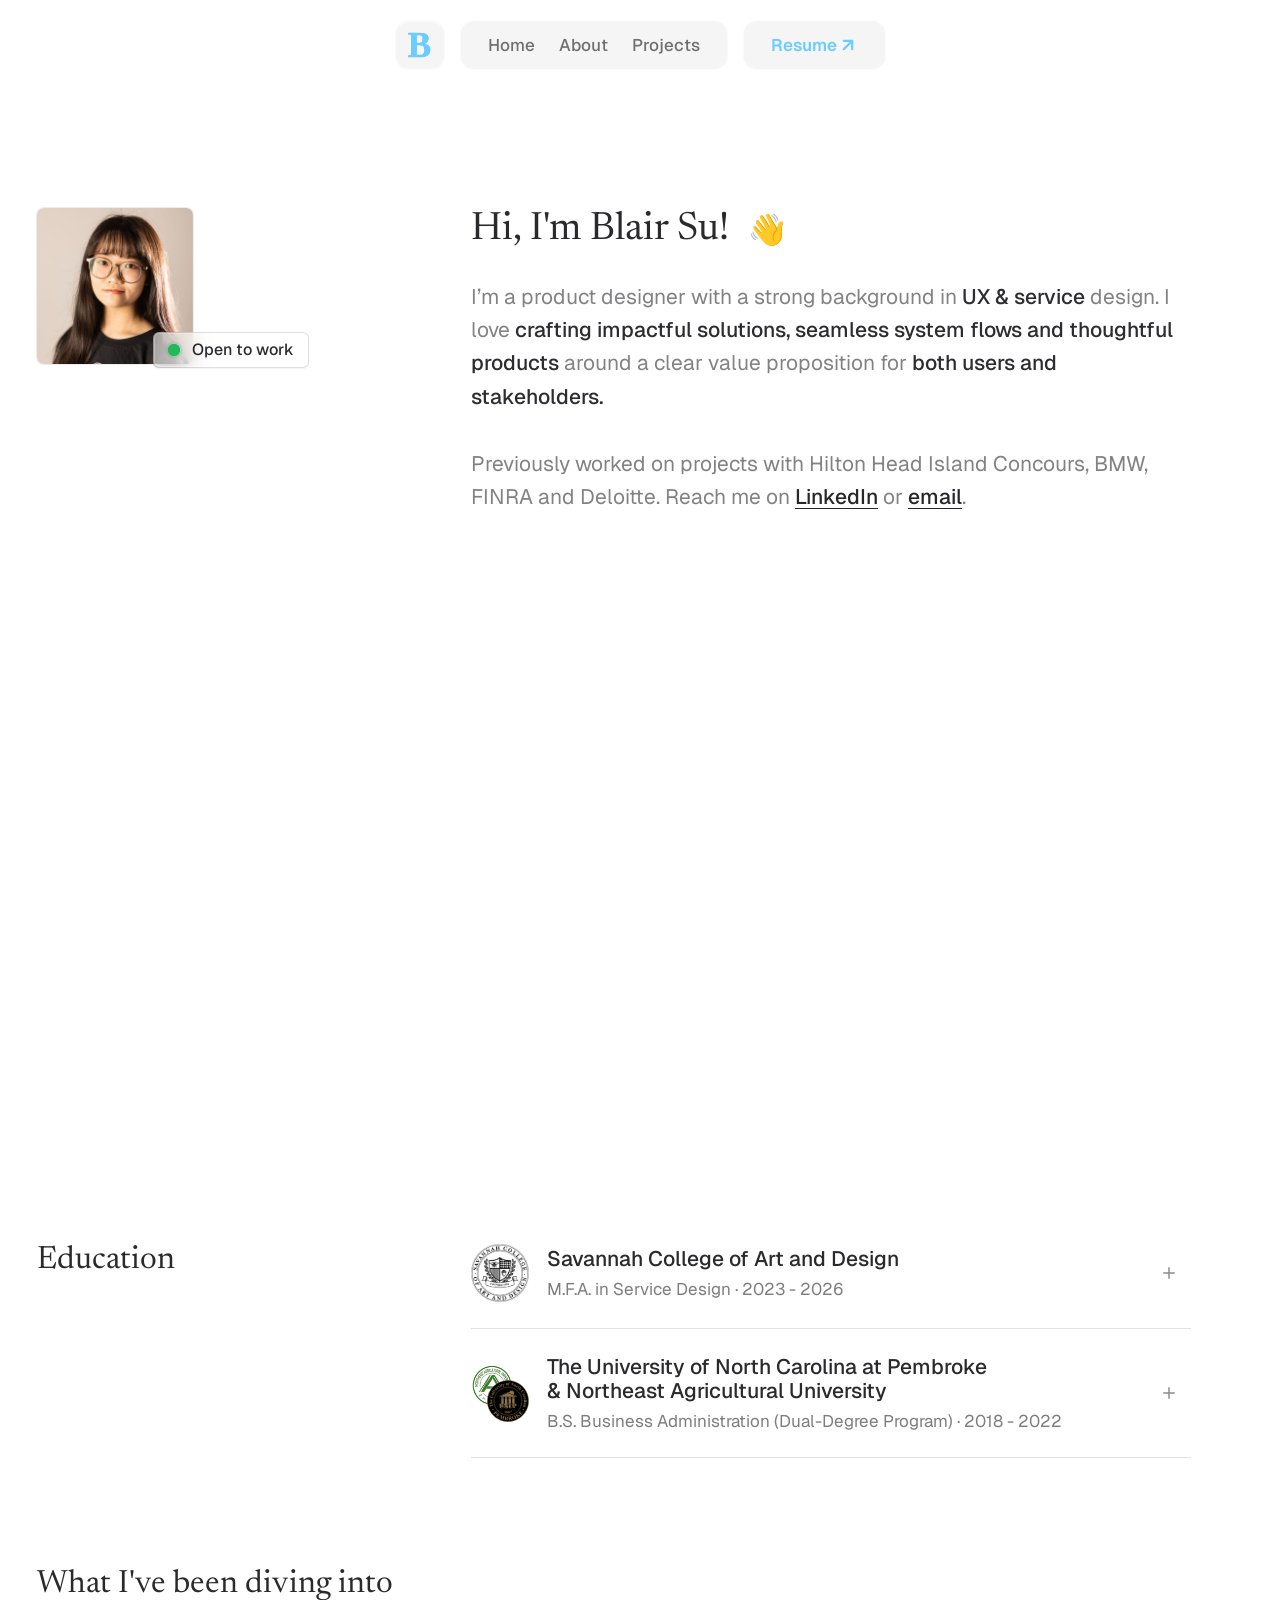
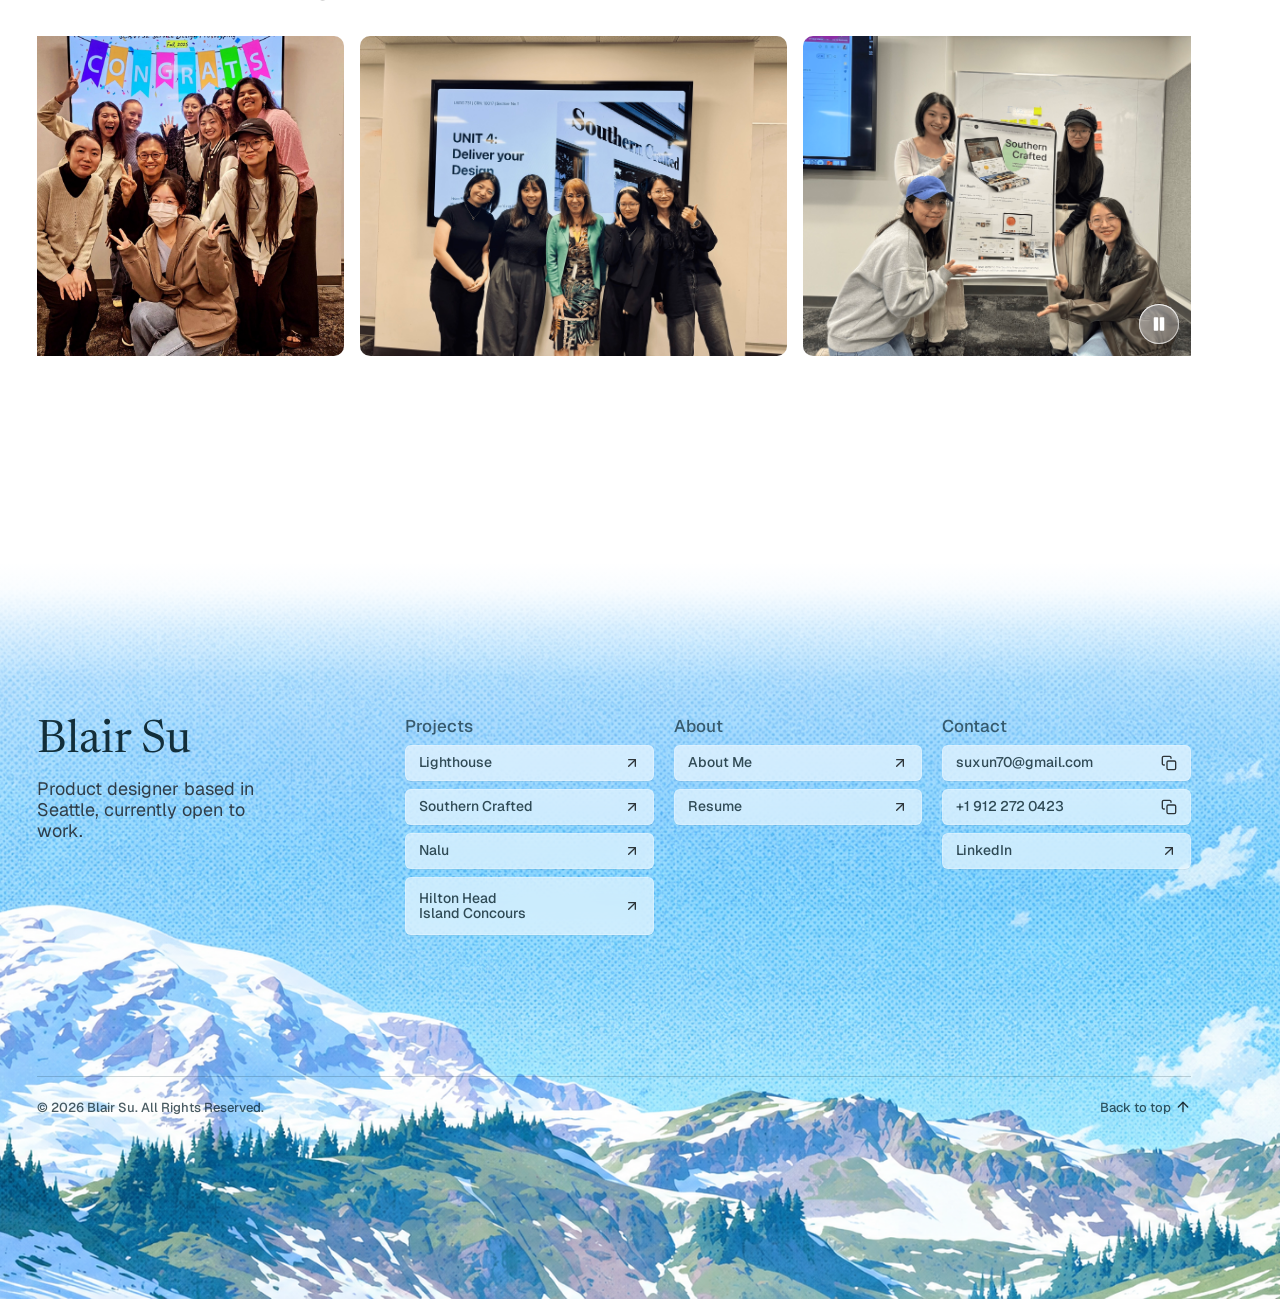
<file: about.html>
<!DOCTYPE html><html data-wf-domain="lw-summer-25.workos.com" data-wf-page="68596814c45473fe28c30704" data-wf-site="6849810079ba14868893d16e" lang="en" class=" w-mod-js w-mod-ix"><head><style>.wf-force-outline-none[tabindex="-1"]:focus{outline:none;}</style><meta charset="utf-8"><link href="https://cdn.prod.website-files.com" rel="preconnect" crossorigin="anonymous"><title>About - Blair Su</title><meta content="Portfolio of Blair Su, product designer." name="description"><meta content="Blair Su" property="og:title"><meta content="Portfolio of Blair Su, product designer." property="og:description"><meta content="https://cdn.prod.website-files.com/6849810079ba14868893d16e/684c8301754ba9470f879fbf_og-image.png" property="og:image"><meta content="Blair Su" name="twitter:title"><meta content="Portfolio of Blair Su, product designer." name="twitter:description"><meta property="og:type" content="website"><meta content="summary_large_image" name="twitter:card"><meta content="width=device-width, initial-scale=1" name="viewport"><link href="./assets/launch-week-s25.shared.750442e6f.min.css" rel="stylesheet" type="text/css" integrity="sha384-dQRC5vWZfLW7zYmuqETSEZMyh11N5Oy4UqUfQWJYR5Wnkk9+WXZctgnSPtHiJmKL" crossorigin="anonymous"><script type="text/javascript">!function(o,c){var n=c.documentElement,t=" w-mod-";n.className+=t+"js",("ontouchstart"in o||o.DocumentTouch&&c instanceof DocumentTouch)&&(n.className+=t+"touch")}(window,document);</script><link href="./assets/blair-su-favicon-b.png" rel="shortcut icon" type="image/png"><link href="./assets/blair-su-favicon-b.png" rel="apple-touch-icon"><link href="./" rel="canonical"><meta name="robots" content="index,follow"><script>!function(){var w=0,h=0,t=null;function n(){var e=window.visualViewport||{},r=[e.height,document.documentElement.clientHeight].map(function(e){return Math.round(e||0)}).filter(Boolean),i=Math.round(e.width||document.documentElement.clientWidth||window.innerWidth||0),o=Math.round((screen&&screen.height)||0),a=Math.max.apply(Math,r);if(o&&matchMedia("(hover:none) and (pointer:coarse)").matches&&i<=1500){var c=i<768?28:20,l=Math.round(o*(i<768?.88:.88));a=Math.max(a,Math.min(l,a+c))}return{width:i,height:a}}function r(){var e=n();if(!e.height)return;if(!w||Math.abs(e.width-w)>8){w=e.width;h=e.height}else h=Math.max(h,e.height);document.documentElement.style.setProperty("--hero-mobile-height",h+"px")}function i(){t&&clearTimeout(t),t=setTimeout(r,180)}r(),setTimeout(r,80),setTimeout(r,450),window.addEventListener("resize",i,{passive:!0}),window.addEventListener("orientationchange",function(){w=0,h=0,setTimeout(r,240)},{passive:!0}),window.visualViewport&&window.visualViewport.addEventListener("resize",i,{passive:!0})}();</script><script>!function(){var p=navigator.platform||"",u=navigator.userAgent||"",i=/iPad/.test(u)||p==="iPad"||(p==="MacIntel"&&navigator.maxTouchPoints>1);if(i)document.documentElement.classList.add("is-ipad")}();</script><link rel="stylesheet" href="./assets/footer-project-preview.css?v=3"></head><body class="loaded portfolio-about-page"><div class="header-blur-layer"></div><nav class="portfolio-header" aria-label="Portfolio navigation"><div class="portfolio-header-layout"><a class="portfolio-header-logo-link" href="./" aria-label="Home"><span class="portfolio-header-logo-text" aria-hidden="true">B</span></a><div class="portfolio-header-liquid" aria-label="Primary navigation"><a class="portfolio-header-nav-link" href="./">Home</a><a class="portfolio-header-nav-link" href="#content">About</a><a class="portfolio-header-nav-link" href="./#selected-projects">Projects</a></div><a class="portfolio-header-resume-link" href="https://docs.google.com/document/d/1EQt0uCxezmY4o4NZ14qj3Sk8BYZWphJlj4wIumuw6OQ/edit?usp=sharing" target="_blank" rel="noopener noreferrer" aria-label="Resume"><span>Resume</span><svg class="portfolio-header-resume-arrow" width="24" height="24" viewBox="0 0 24 24" fill="none" xmlns="http://www.w3.org/2000/svg" aria-hidden="true"><path d="M7 17L17 7" stroke="currentColor" stroke-width="2" stroke-linecap="round" stroke-linejoin="round"/><path d="M7 7H17V17" stroke="currentColor" stroke-width="2" stroke-linecap="round" stroke-linejoin="round"/></svg></a><button class="portfolio-header-menu-toggle" type="button" aria-label="Open menu" aria-expanded="false" aria-controls="portfolio-mobile-menu"><span></span><span></span><span></span></button><div class="portfolio-header-mobile-panel" id="portfolio-mobile-menu" aria-hidden="true"><div class="portfolio-mobile-menu-inner"><nav class="portfolio-mobile-menu-primary" aria-label="Mobile primary navigation"><a class="portfolio-header-mobile-link portfolio-mobile-main-link" href="./">Home</a><a class="portfolio-header-mobile-link portfolio-mobile-main-link" href="#content">About</a></nav><section class="portfolio-mobile-menu-section" aria-label="Project navigation"><h2 class="portfolio-mobile-menu-section-title">Project</h2><a class="portfolio-mobile-project-link" href="./project-1-lighthouse/"><span class="portfolio-mobile-project-icon-wrap"><img src="./assets/mobile-menu-project-icon.svg" alt="" class="portfolio-mobile-project-icon"></span><span class="portfolio-mobile-project-title">Lighthouse<span class="portfolio-mobile-project-time">5 min</span></span></a><a class="portfolio-mobile-project-link" href="./project-2-southerncrafted/"><span class="portfolio-mobile-project-icon-wrap"><img src="./assets/southern-crafted-logo.svg" alt="" class="portfolio-mobile-project-icon"></span><span class="portfolio-mobile-project-title">Southern Crafted<span class="portfolio-mobile-project-time">5 min</span></span></a><a class="portfolio-mobile-project-link" href="./project-3-hhi/"><span class="portfolio-mobile-project-icon-wrap"><img src="./assets/mobile-menu-hhi.png" alt="" class="portfolio-mobile-project-icon"></span><span class="portfolio-mobile-project-title">Hilton Head Island Concours<span class="portfolio-mobile-project-time">4 min</span></span></a><a class="portfolio-mobile-project-link" href="./project-4-nalu/"><span class="portfolio-mobile-project-icon-wrap"><img src="./assets/mobile-menu-nalu.png" alt="" class="portfolio-mobile-project-icon"></span><span class="portfolio-mobile-project-title">Nalu<span class="portfolio-mobile-project-time">3 min</span></span></a></section><section class="portfolio-mobile-menu-section cc-other" aria-label="Other navigation"><h2 class="portfolio-mobile-menu-section-title">Other</h2><a class="portfolio-header-mobile-link portfolio-mobile-other-link cc-resume" href="https://docs.google.com/document/d/1EQt0uCxezmY4o4NZ14qj3Sk8BYZWphJlj4wIumuw6OQ/edit?usp=sharing" target="_blank" rel="noopener noreferrer"><span>Resume</span><svg class="portfolio-header-mobile-arrow" width="18" height="18" viewBox="0 0 24 24" fill="none" xmlns="http://www.w3.org/2000/svg" aria-hidden="true"><path d="M7 17L17 7" stroke="currentColor" stroke-width="2" stroke-linecap="round" stroke-linejoin="round"/><path d="M7 7H17V17" stroke="currentColor" stroke-width="2" stroke-linecap="round" stroke-linejoin="round"/></svg></a></section></div></div></div></nav><div class="page-wrapper"><div class="w-embed"><style>
:root{--in-out-quint: cubic-bezier(.645, .045, .355, 1)}*{-webkit-font-smoothing:antialiased;-moz-osx-font-smoothing:grayscale}a{color:inherit;text-decoration:inherit;font-size:inherit}.hero-cloud.cc-1{animation:cloud_effect 5s ease-in infinite}.hero-cloud.cc-2{animation:cloud_effect 10s ease-in infinite}.hero-cloud.cc-3{animation:cloud_effect 15s ease-in infinite}.hero-cloud.cc-4{animation:cloud_effect 20s ease-in infinite}@keyframes cloud_effect{0%{opacity:0;transform:scale(1)}25%,75%{opacity:1}to{transform:scale(3);opacity:0}}.paused .hero-cloud{animation-play-state:paused!important}.hero-bg{animation:bgIn 1.2s ease-in backwards;animation-delay:.1s}@keyframes bgIn{0%{opacity:0}to{opacity:1}}.hero-title canvas{opacity:0;animation:logoReveal 1.8s var(--in-out-quint) forwards;animation-delay:.2s;animation-play-state:paused}.loaded .hero-title canvas{animation-play-state:running}@keyframes logoReveal{0%{opacity:0;transform:scale(.8) translateY(30px)}to{opacity:1;transform:scale(1) translateY(0)}}@keyframes fadeIn{0%{opacity:0}to{opacity:1}}@keyframes windowIn{0%{opacity:0;transform:scale(.98) translateY(20px)}to{opacity:1;transform:scale(1) translateY(0)}}.card-arrow-underline{transform:scaleX(0);transition:transform .25s var(--in-out-quint);transform-origin:left}.card-arrow-icon{transition:transform .25s var(--in-out-quint);will-change:transform}@media (hover: hover){.launch-card-content:hover .card-arrow-underline{transform:scaleX(1)}.launch-card-content:hover .card-arrow-icon{transform:translate(2px) translateY(-2px);transition-delay:.1s}}.ak-textfield::-moz-placeholder{-moz-transition:all .65s ease-in-out .2s;transition:all .65s ease-in-out .2s}.ak-card,.ak-primarybutton,.field-group,.ak-label,.ak-textfield,.ak-textfield::placeholder,.u-bg-img.cc-1,.u-bg-img.cc-2,.u-bg-img.cc-3{transition:all .65s ease-in-out .2s}.custom-css-1,.custom-css-2,.custom-css-3{transition-delay:.4s}.example-2 .custom-css-1{opacity:0}.example-2 .custom-css-2{opacity:1}.example-2 .custom-css-3{opacity:0}.example-2 .ak-card{background-color:#dcdcdc;border-radius:0}.example-2 .ak-primarybutton{background-color:#d9d9d9;box-shadow:-1.636px -1.636px 0 1.091px #797979 inset,-2.182px -2.182px 0 3.273px #a9a9a9 inset,2.182px 2.182px 0 1.091px #d9d9d9 inset,2.182px 2.182px 0 3.273px #fff inset}.example-2 .ak-label{opacity:0}.example-2 .field-group.cc-email{transform:translateY(-19px)}.example-2 .ak-textfield{border-radius:0}.example-2 .ak-textfield::-moz-placeholder{color:#000}.example-2 .ak-textfield::placeholder{color:#000}.example-2 .u-bg-img.cc-2{opacity:1}.example-2 .u-bg-img.cc-1,.example-2 .u-bg-img.cc-3,.example-3 .custom-css-1,.example-3 .custom-css-2{opacity:0}.example-3 .custom-css-3{opacity:1}.example-3 .ak-card{background-color:#fff;border-radius:0}.example-3 .ak-primarybutton{background-color:#ffe1b0;box-shadow:-1px -1px 0 2px #797979 inset,1px 1px 0 2px #fff inset}.example-3 .ak-label{opacity:0}.example-3 .field-group.cc-email{transform:translateY(-19px)}.example-3 .ak-textfield{border-radius:0;border:1px solid transparent;border-bottom:1px solid #000;padding-left:0}.example-3 .ak-textfield::-moz-placeholder{color:#000}.example-3 .ak-textfield::placeholder{color:#000}.example-3 .u-bg-img.cc-2,.example-3 .u-bg-img.cc-1{opacity:0}.example-3 .u-bg-img.cc-3{opacity:1}.feature-flag-panel-item.cc-beta .feature-flag-switch{cursor:pointer}.feature-flag-panel{transition:transform .45s ease-in-out,opacity .45s ease-in-out;transition-delay:.1s;transform:translate(12px);opacity:0}.feature-flag-switch-inner{transition:transform .18s var(--in-out-quint)}.feature-flag-switch{transition:background-color .18s var(--in-out-quint)}.feature-flag-switch.cc-on{background-color:#d8dbff}.feature-flag-switch.cc-on .feature-flag-switch-inner{transform:translate(29px)}.swim-club-search,.swim-club-card,.swim-club-divider,.swim-club-switch{transition:all .45s var(--in-out-quint)}.swim-club-inner .swim-club-switch{transform:translateY(-20px);opacity:0}.swim-club-inner .swim-club-search,.swim-club-inner .swim-club-divider{transform:translateY(-100px)}.swim-club-inner .swim-club-divider:first-of-type{opacity:0;transform:translateY(0)}.swim-club-inner .swim-club-card{transform:translateY(-100px)}.visible .feature-flag-panel{transform:translate(0);opacity:1}.beta .swim-club-inner .swim-club-switch{transform:translateY(0);opacity:1}.beta .swim-club-inner .swim-club-search,.beta .swim-club-inner .swim-club-divider{transform:translateY(0)}.beta .swim-club-inner .swim-club-divider:first-of-type{opacity:1;transform:translateY(0)}.beta .swim-club-inner .swim-club-card{transform:translateY(0)}.analytics-item{transform:translateY(-20px) scale(.95);opacity:0;transition:transform .45s var(--in-out-quint),opacity .45s var(--in-out-quint);transition-delay:0s}.analytics-row-border{opacity:0;transition:opacity .3s var(--in-out-quint)}.intro .analytics-item.cc-1{transition-delay:.1s}.intro .analytics-item.cc-2{transition-delay:.2s}.intro .analytics-item.cc-3{transition-delay:.3s}.intro .analytics-item.cc-4{transition-delay:.4s}.intro .analytics-item{transform:translateY(0) scale(1);opacity:1}.analytics-switch-toggle{transition:transform .24s var(--in-out-quint)}.analytics-switch{transition:background-color .24s var(--in-out-quint)}.analytics-data-stream{opacity:0;transition:opacity .3s var(--in-out-quint)}.on .analytics-row-border{opacity:1}.on .analytics-switch-toggle{transform:translate(42px)}.on.cc-ga .analytics-switch{background-color:#ffc382}.on.cc-segment .analytics-switch{background-color:#afdbc6}.on .analytics-data-stream{opacity:1}.ga-stream-bar{animation:scaleY 2s ease-in-out infinite;animation-play-state:paused}.ga-stream-row:nth-child(1) .ga-stream-bar:nth-child(1){height:30px;opacity:1}.ga-stream-row:nth-child(1) .ga-stream-bar:nth-child(2){height:46px;opacity:.75;animation-delay:.7s}.ga-stream-row:nth-child(1) .ga-stream-bar:nth-child(3){height:40px;opacity:.5;animation-delay:.3s}.ga-stream-row:nth-child(1) .ga-stream-bar:nth-child(4){height:46px;opacity:1;animation-delay:1.1s}.ga-stream-row:nth-child(1) .ga-stream-bar:nth-child(5){height:30px;opacity:.75;animation-delay:.5s}.ga-stream-row:nth-child(1) .ga-stream-bar:nth-child(6){height:40px;opacity:.5;animation-delay:.9s}.ga-stream-row:nth-child(1) .ga-stream-bar:nth-child(7){height:46px;opacity:1;animation-delay:.2s}.ga-stream-row:nth-child(1) .ga-stream-bar:nth-child(8){height:30px;opacity:.75;animation-delay:1.3s}.ga-stream-row:nth-child(1) .ga-stream-bar:nth-child(9){height:40px;opacity:.5;animation-delay:.6s}.ga-stream-row:nth-child(1) .ga-stream-bar:nth-child(10){height:46px;opacity:1;animation-delay:.4s}.ga-stream-row:nth-child(1) .ga-stream-bar:nth-child(11){height:30px;opacity:.75;animation-delay:1s}.ga-stream-row:nth-child(1) .ga-stream-bar:nth-child(12){height:40px;opacity:.5;animation-delay:.8s}.ga-stream-row:nth-child(2) .ga-stream-bar:nth-child(1){height:30px;opacity:1}.ga-stream-row:nth-child(2) .ga-stream-bar:nth-child(2){height:46px;opacity:.75;animation-delay:.7s}.ga-stream-row:nth-child(2) .ga-stream-bar:nth-child(3){height:40px;opacity:.5;animation-delay:.3s}.ga-stream-row:nth-child(2) .ga-stream-bar:nth-child(4){height:46px;opacity:1;animation-delay:1.1s}.ga-stream-row:nth-child(2) .ga-stream-bar:nth-child(5){height:30px;opacity:.75;animation-delay:.5s}.ga-stream-row:nth-child(2) .ga-stream-bar:nth-child(6){height:40px;opacity:.5;animation-delay:.9s}.ga-stream-row:nth-child(2) .ga-stream-bar:nth-child(7){height:46px;opacity:1;animation-delay:.2s}.ga-stream-row:nth-child(2) .ga-stream-bar:nth-child(8){height:30px;opacity:.75;animation-delay:1.3s}.ga-stream-row:nth-child(2) .ga-stream-bar:nth-child(9){height:40px;opacity:.5;animation-delay:.6s}.ga-stream-row:nth-child(2) .ga-stream-bar:nth-child(10){height:46px;opacity:1;animation-delay:.4s}.ga-stream-row:nth-child(2) .ga-stream-bar:nth-child(11){height:30px;opacity:.75;animation-delay:1s}.ga-stream-row:nth-child(2) .ga-stream-bar:nth-child(12){height:40px;opacity:.5;animation-delay:.8s}@keyframes scaleY{0%,to{transform:scaleY(.85)}50%{transform:scaleY(1)}}.ga-stream{animation:stream 10s linear infinite;animation-play-state:paused}@keyframes stream{0%{transform:translate(0)}to{transform:translate(-50%)}}.segment-stream-item{animation:stream 10s linear infinite;animation-play-state:paused;position:relative}.segment-stream-item:nth-child(2){animation-duration:8s;left:-45px}.segment-stream-item:nth-child(3){animation-duration:9s;left:-20px}.segment-stream-item:nth-child(4){animation-duration:9s;left:-5px}.visible .segment-stream-item,.visible .ga-stream,.visible .ga-stream-bar{animation-play-state:running}.blinking{animation:blink 1.2s infinite}@keyframes blink{0%{opacity:1}50%{opacity:.6}}.cli-otp-window{transform:translateY(50%) scale(.9);transition:transform .45s var(--in-out-quint)}.cli-window{transform:translateY(0);transition:transform .45s var(--in-out-quint)}.open .cli-window{transform:translateY(40%)}.open .cli-otp-window{transform:translateY(0) scale(1)}.open .cli-cursor.cc-2{background-color:transparent;animation:none}.cli-otp-field{transition:all .2s ease}.cli-otp-letter{opacity:0;transition:opacity .2s ease}.cli-otp-field.active{box-shadow:0 0 0 2px #6dc8df}.cli-otp-field.filled .cli-otp-letter{opacity:1}.cli-success-text{opacity:0;transform:translateY(10px);transition:opacity .45s var(--in-out-quint),transform .45s var(--in-out-quint)}.cli-window-success{opacity:0;transition:opacity .2s var(--in-out-quint)}.success .cli-window-success{opacity:1}.success .cli-success-text{opacity:1;transform:translateY(0)}.success .cli-success-check path{stroke-dasharray:30;stroke-dashoffset:30;animation:check .45s var(--in-out-quint) both}@keyframes check{0%{stroke-dashoffset:100%}to{stroke-dashoffset:0%}}.cli-restart div{cursor:pointer}.next-launch-wrap .countdown{margin-top:32px}.next-launch-wrap .countdown-figure{font-size:64px;opacity:.8}.next-launch-wrap .countdown-label{font-size:22px;opacity:.8}.next-launch-wrap .countdown-cell{padding-top:24px;padding-bottom:24px}@media (max-width: 767px){.next-launch-wrap .countdown{margin-top:32px}.next-launch-wrap .countdown-figure{font-size:32px;opacity:.8}.next-launch-wrap .countdown-label{font-size:16px;opacity:.8}.next-launch-wrap .countdown-cell{padding-top:14px;padding-bottom:14px}}.launch-card.cc-next-launch{-webkit-mask-image:linear-gradient(to bottom,rgb(0,0,0) 40%,rgba(0,0,0,0) 90%);mask-image:linear-gradient(to bottom,#000 40%,#0000 90%)}@media (max-width: 479px){.launch-card .window{padding:0;box-shadow:none}.launch-card .window-inner{border:none}.launch-card .launch-card-inner{border-radius:0}.launch-card .window-top{margin-right:0;margin-left:0;border-bottom:1px solid #000}.cli-otp-window{transform:translateY(10%) scale(.6)}.open .cli-otp-window{transform:translateY(0) scale(.7)}.open .cli-window{transform:translateY(25%)}}
</style><style>@import url("https://fonts.googleapis.com/css2?family=Geist:wght@400;500;600&family=Newsreader:opsz,wght@6..72,400&display=swap");body{font-family:Geist,Arial,sans-serif}.portfolio-header{z-index:2147483647!important;position:fixed;top:42px;left:0;right:0;width:100%;display:flex;justify-content:center;align-items:center;color:#031c25;font-family:Geist,Arial,sans-serif;font-size:16px;font-weight:500;line-height:1;letter-spacing:0}.header-blur-layer{position:fixed;left:0;right:0;top:0;height:96px;background:linear-gradient(to bottom,rgba(255,255,255,.14),rgba(255,255,255,.05) 58%,rgba(255,255,255,0));backdrop-filter:blur(20px);-webkit-backdrop-filter:blur(20px);-webkit-mask-image:linear-gradient(to bottom,#000 0%,#000 58%,rgba(0,0,0,.55) 78%,transparent 100%);mask-image:linear-gradient(to bottom,#000 0%,#000 58%,rgba(0,0,0,.55) 78%,transparent 100%);opacity:0;pointer-events:none;transition:opacity .2s ease;z-index:1000}body.is-content-scrolled .header-blur-layer{opacity:1}.portfolio-header-menu{height:54px;display:inline-flex;align-items:center;justify-content:center;gap:0;padding:0 18px;border:1px solid rgba(34,34,34,.14);box-sizing:border-box;border-radius:12px;background:rgba(255,255,255,.58);backdrop-filter:blur(16px);-webkit-backdrop-filter:blur(16px);box-shadow:none}.portfolio-header-nav-link{position:relative;z-index:1;height:54px;display:inline-flex;align-items:center;justify-content:center;box-sizing:border-box;border:0;padding:0 16px;color:inherit;text-decoration:none;font-family:Geist,Arial,sans-serif;font-size:16px;font-weight:500;line-height:1;letter-spacing:0;white-space:nowrap;background:transparent;box-shadow:none;opacity:.86;transition:opacity .18s ease}.portfolio-header-nav-link:hover{opacity:1;color:rgba(3,28,37,.48)}.portfolio-header-divider{display:block;width:1px;height:26px;margin:0 18px;background:rgba(3,28,37,.14);flex:0 0 auto}.portfolio-header-resume{opacity:.9;gap:6px}.portfolio-header-resume-icon{width:14px;height:14px;display:block;opacity:.82;flex:0 0 auto}.hero.cc-full .hero-intro-copy{z-index:12;position:absolute;left:max(32px,calc((100vw - 1270px) / 2 + 32px));bottom:83px;max-width:430px;transform:none;text-align:left;color:rgba(3,28,37,.48);font-family:Geist,Arial,sans-serif;font-size:21px;font-weight:400;line-height:1.18;letter-spacing:0}.hero.cc-full .hero-intro-copy .intro-em{color:rgba(3,28,37,.86);font-weight:500}.hero.cc-full .hero-scroll-indicator{color:rgba(3,28,37,.48)!important;background:transparent!important;border:0!important;border-radius:0!important;box-shadow:none!important;width:auto!important;height:auto!important;padding:0!important;display:flex!important;flex-direction:row!important;align-items:center!important;gap:8px!important}.hero.cc-full .hero-scroll-indicator .u-flex{display:flex!important;width:14px;height:14px}.hero.cc-full .hero-scroll-indicator svg rect{fill:rgba(3,28,37,.48)!important}.hero.cc-full .hero-bottom{transform:translateY(-5px)!important}.portfolio-main{padding:24px 32px 120px;max-width:1270px;margin:0 auto}.intro-about-section{min-height:auto;padding:44px 0 64px;display:grid;grid-template-columns:300px minmax(0,720px);column-gap:134px;align-items:start}.intro-profile{position:relative;width:156px;isolation:isolate;perspective:1000px;cursor:default}.intro-avatar{position:relative;z-index:1;display:block;width:156px;height:156px;border-radius:7px;object-fit:cover;object-position:center 42%;transform-style:preserve-3d;transition:transform .4s ease-in-out,box-shadow .4s ease-in-out;box-shadow:0 0 0 1px rgba(15,15,20,.08);will-change:transform,box-shadow}.intro-profile.is-card-tilting .intro-avatar{box-shadow:0 0 0 1px rgba(15,15,20,.12)}.intro-status{position:absolute;left:116px;top:124px;height:36px;width:max-content;padding:0 14px;display:inline-flex;align-items:center;justify-content:center;gap:12px;border:1px solid rgba(34,34,34,.14);border-radius:6px;background:rgba(255,255,255,.58);box-shadow:0 1px 1px rgba(3,28,37,.06),inset 0 0 0 1px rgba(255,255,255,.24);backdrop-filter:blur(10px);-webkit-backdrop-filter:blur(10px);font-family:Geist,Arial,sans-serif;font-size:16px;font-weight:500;line-height:1;color:rgba(15,15,20,.88);white-space:nowrap;z-index:5}.intro-status-dot{position:relative;flex:0 0 auto;width:12px;height:12px;border-radius:50%;background:#25b75a}.intro-status-dot:before{content:"";position:absolute;left:50%;top:50%;width:24px;height:24px;border-radius:50%;background:rgba(37,183,90,.18);transform:translate(-50%,-50%) scale(.72);animation:introStatusPulse 1.6s ease-in-out infinite}.intro-status-dot:after{content:"";position:absolute;left:50%;top:50%;width:12px;height:12px;border-radius:50%;background:#25b75a;transform:translate(-50%,-50%)}@keyframes introStatusPulse{0%,100%{opacity:.34;transform:translate(-50%,-50%) scale(.72)}50%{opacity:1;transform:translate(-50%,-50%) scale(1)}}.intro-heading{font-family:Newsreader,Georgia,serif;font-size:39px;font-weight:400;line-height:1.05;letter-spacing:0;margin:0 0 28px;color:rgba(24,24,27,.92)}.intro-copy{font-family:Geist,Arial,sans-serif;color:rgba(15,15,20,.52);font-size:21px;font-weight:400;line-height:1.58;letter-spacing:0}.intro-copy p{margin:0 0 34px;color:inherit;font:inherit;letter-spacing:0}.intro-copy p:last-child{margin-bottom:0}.intro-copy strong{color:rgba(15,15,20,.88);font-weight:500}.intro-copy a{color:rgba(15,15,20,.9);font-weight:500;text-decoration:underline;text-decoration-thickness:1px;text-underline-offset:4px}.favorite-projects{border-top:0}.portfolio-section{border-top:1px solid rgba(3,28,37,.28);padding:28px 0 72px;color:#031c25}.portfolio-section-label{font-family:W95FA,Arial,sans-serif;font-size:14px;line-height:1;opacity:.55;margin-bottom:28px}.portfolio-section-head{display:grid;grid-template-columns:minmax(0,1.05fr) minmax(260px,.65fr);gap:48px;align-items:end;margin-bottom:32px}.portfolio-section h2{font-family:Instrument Serif,Georgia,serif;font-size:72px;font-weight:400;line-height:.95;letter-spacing:0;margin:0}.portfolio-section h3{font-family:Instrument Serif,Georgia,serif;font-size:38px;font-weight:400;line-height:1.05;letter-spacing:0;margin:0 0 14px}.portfolio-section p{font-family:Geist,Arial,sans-serif;font-size:18px;line-height:1.35;letter-spacing:0;color:rgba(3,28,37,.68);margin:0}.project-grid{display:grid;grid-template-columns:repeat(4,minmax(0,1fr));border:1px solid rgba(3,28,37,.72);background:rgba(254,252,245,.55)}.project-item{min-height:260px;padding:22px 20px 24px;display:flex;flex-direction:column;border-right:1px solid rgba(3,28,37,.45)}.project-item:last-child{border-right:0}.project-index{font-family:W95FA,Arial,sans-serif;font-size:15px;color:rgba(3,28,37,.55);margin-bottom:auto}.resume-list{border-top:1px solid rgba(3,28,37,.72)}.resume-row{display:grid;grid-template-columns:minmax(0,1fr) 300px;gap:40px;border-bottom:1px solid rgba(3,28,37,.32);padding:28px 0}.resume-meta{font-family:W95FA,Arial,sans-serif;font-size:15px;line-height:1.35;color:rgba(3,28,37,.58);text-align:right}@media screen and (max-width:900px){.portfolio-header{left:52px;right:52px;width:auto;top:18px;font-size:16px}.portfolio-header-menu{padding:0 8px}.portfolio-header-nav-link{padding:0 14px}.portfolio-header-divider{margin:0 10px}.portfolio-main{padding:24px 52px 88px}.intro-about-section{min-height:auto;padding:22px 0 58px;grid-template-columns:180px minmax(0,1fr);column-gap:78px}.intro-profile{width:92px}.intro-avatar{width:92px;height:92px;border-radius:5px}.intro-status{left:68px;top:64px;height:32px;width:max-content;padding:0 10px;gap:7px;border-radius:5px;font-size:13px}.intro-status-dot{width:8px;height:8px}.intro-status-dot:before{width:16px;height:16px}.intro-status-dot:after{width:8px;height:8px}.intro-heading{font-size:36px;margin-bottom:24px}.intro-copy{font-size:21px;line-height:1.52}.intro-copy p{margin-bottom:24px}.portfolio-section-head,.resume-row{grid-template-columns:1fr;gap:18px}.portfolio-section h2{font-size:56px}.project-grid{grid-template-columns:1fr 1fr}.project-item{min-height:210px}.project-item:nth-child(2){border-right:0}.project-item:nth-child(-n+2){border-bottom:1px solid rgba(3,28,37,.45)}.resume-meta{text-align:left}}@media screen and (max-width:767px){.portfolio-main{padding:30px 28px 76px}.intro-about-section{min-height:auto;padding:10px 0 46px;display:flex;flex-direction:column;gap:42px}.intro-profile{width:92px}.intro-avatar{width:92px;height:92px;border-radius:4px}.intro-status{left:78px;top:65px;height:31px;width:max-content;padding:0 9px;gap:7px;border-radius:5px;font-size:15px}.intro-status-dot{width:8px;height:8px}.intro-status-dot:before{width:16px;height:16px}.intro-status-dot:after{width:8px;height:8px}.intro-heading{font-size:34px;margin-bottom:24px}.intro-copy{font-size:20px;line-height:1.48}.intro-copy p{margin-bottom:24px}.portfolio-section{padding-bottom:72px}.portfolio-section h2{font-size:46px}.portfolio-section h3{font-size:30px}.portfolio-section p{font-size:16px}.project-grid{grid-template-columns:1fr}.project-item{min-height:178px;border-right:0;border-bottom:1px solid rgba(3,28,37,.45)}.project-item:last-child{border-bottom:0}}.footer{height:calc(150px + 45.18vw)!important;min-height:0!important;overflow:hidden}.footer .footer-bg{inset:0!important}.footer .footer-bg:after{content:"";z-index:4;position:absolute;left:0;right:0;top:112px;height:168px;background:linear-gradient(180deg,var(--bg) 0%,rgba(254,252,245,.98) 18%,rgba(254,252,245,.68) 48%,rgba(254,252,245,0) 100%);pointer-events:none}.footer .footer-bg-overlay{background-image:linear-gradient(180deg,var(--bg) 0%,rgba(254,252,245,1) 20%,rgba(254,252,245,.82) 36%,rgba(254,252,245,.32) 56%,rgba(254,252,245,0) 72%)!important}.footer .u-bg-img.cc-footer{object-fit:contain!important;object-position:center 150px!important}@media screen and (max-width:767px){.footer{height:calc(150px + 67.8vw)!important}.footer .u-bg-img.cc-footer{left:0!important;right:auto!important;width:150%!important;object-fit:contain!important;object-position:left 150px!important}}@media screen and (min-width:901px) and (max-width:1599px){.hero.cc-full .hero-title{transform:translateY(calc(-5vh - 5px))!important}}@media screen and (min-width:1600px) and (min-height:900px){.hero.cc-full .hero-title{transform:translateY(calc(-7vh - 5px))!important}}@media screen and (min-width:768px) and (max-width:900px){.hero.cc-full .hero-intro-copy{left:52px;right:18px;bottom:77px;max-width:320px;transform:none;text-align:left;font-size:21px}}@media screen and (max-width:767px){.header-blur-layer{height:76px}.portfolio-header{top:18px;left:28px;right:28px;width:auto;font-size:14px}.portfolio-header-menu{width:100%;height:44px;padding:0 8px;border-radius:9px}.portfolio-header-nav-link{height:44px;font-size:14px;padding:0 9px}.portfolio-header-divider{height:20px;margin:0 6px}.hero.cc-full .hero-intro-copy{left:28px;right:28px;bottom:117px;max-width:320px;transform:none;text-align:left;font-size:20px}}</style><style id="portfolio-tablet-hero-copy-overrides">@media screen and (min-width:768px) and (max-width:900px){.hero.cc-full .hero-intro-copy{bottom:132px!important}.hero.cc-full .hero-bottom{display:flex!important;position:absolute!important;left:0!important;right:0!important;bottom:36px!important;height:auto!important;padding:0!important;transform:none!important;justify-content:center!important;align-items:center!important}}@media screen and (min-width:901px) and (max-width:1500px) and (orientation:landscape){html.is-ipad .hero.cc-full{height:var(--hero-mobile-height,100dvh)!important;min-height:0!important;margin-bottom:0!important;overflow:visible}html.is-ipad .hero.cc-full .hero-bg.cc-sticky,html.is-ipad .hero.cc-full .hero-bg.cc-static,html.is-ipad .hero.cc-full .hero-sticky,html.is-ipad .hero.cc-full .hero-header{height:var(--hero-mobile-height,100dvh)!important;min-height:0!important}html.is-ipad .hero.cc-full .hero-intro-copy{left:64px!important;right:auto!important;bottom:110px!important;max-width:440px!important;font-size:20px!important}html.is-ipad .hero.cc-full .hero-bottom{display:flex!important;position:absolute!important;left:0!important;right:0!important;bottom:42px!important;height:auto!important;padding:0!important;transform:none!important;justify-content:center!important;align-items:center!important}}@supports (-webkit-touch-callout:none){@media screen and (min-width:901px) and (max-width:1500px) and (orientation:landscape){.hero.cc-full{height:var(--hero-mobile-height,100dvh)!important;min-height:0!important;margin-bottom:0!important;overflow:visible}.hero.cc-full .hero-bg.cc-sticky,.hero.cc-full .hero-bg.cc-static,.hero.cc-full .hero-sticky,.hero.cc-full .hero-header{height:var(--hero-mobile-height,100dvh)!important;min-height:0!important}.hero.cc-full .hero-intro-copy{left:64px!important;right:auto!important;bottom:110px!important;max-width:440px!important;font-size:20px!important}.hero.cc-full .hero-bottom{display:flex!important;position:absolute!important;left:0!important;right:0!important;bottom:42px!important;height:auto!important;padding:0!important;transform:none!important;justify-content:center!important;align-items:center!important}}}</style><style id="portfolio-section-overrides">#content.portfolio-main{background:transparent!important}.portfolio-main{background:transparent}.favorite-projects,.experience-section,.education-section{background:transparent;box-shadow:none;clip-path:none}.portfolio-section{max-width:1154px;margin:0;border-top:0;padding:70px 0 58px;color:rgba(24,24,27,.92)}.portfolio-section h2{font-family:Newsreader,Georgia,serif;font-size:39px;font-weight:400;line-height:1.05;letter-spacing:0;margin:0 0 34px}.favorite-projects{padding-top:64px}.project-grid{display:grid;grid-template-columns:repeat(2,minmax(0,1fr));gap:32px 28px;border:0;background:transparent}.project-item{position:relative;min-height:218px;padding:20px 20px 18px;display:block;overflow:hidden;border:1px solid rgba(15,15,20,.08)!important;border-radius:14px;background:rgba(255,255,255,.76);box-shadow:none}.project-item h3,.portfolio-section .project-item h3{font-family:Geist,Arial,sans-serif;font-size:20px;font-weight:500;line-height:1.1;letter-spacing:0;margin:0 0 5px;color:rgba(24,24,27,.92)}.project-item p,.portfolio-section .project-item p{font-family:Geist,Arial,sans-serif;font-size:17px;font-weight:400;line-height:1.05;letter-spacing:0;color:rgba(24,24,27,.48);margin:0}.project-image-placeholder{position:absolute;right:-10px;bottom:12px;width:48%;height:62%;border-radius:10px;background:linear-gradient(135deg,rgba(218,231,244,.54),rgba(255,255,255,.18));opacity:.26}.project-card-arrow{position:absolute;left:20px;bottom:18px;width:29px;height:29px;display:flex;align-items:center;justify-content:center;border:1.5px solid rgba(24,24,27,.22);border-radius:50%;font-family:Geist,Arial,sans-serif;font-size:17px;line-height:1;color:rgba(24,24,27,.34);text-decoration:none}.project-card-arrow-icon{width:16px;height:16px;display:block;opacity:.34}.resume-list{border-top:0}.resume-row{display:grid;grid-template-columns:minmax(0,1fr) 240px;gap:32px;align-items:center;border-bottom:1px solid rgba(24,24,27,.12);padding:18px 0 17px}.experience-section .resume-row{padding:17px 0 16px}.portfolio-section .resume-row h3{font-family:Geist,Arial,sans-serif;font-size:21px;font-weight:400;line-height:1.18;letter-spacing:0;margin:0 0 5px;color:rgba(24,24,27,.9)}.portfolio-section .resume-row p{font-family:Geist,Arial,sans-serif;font-size:16px;font-weight:400;line-height:1.2;letter-spacing:0;color:rgba(24,24,27,.48);margin:0}.resume-meta{font-family:Geist,Arial,sans-serif;font-size:21px;font-weight:400;line-height:1.2;letter-spacing:0;color:rgba(24,24,27,.48);text-align:right}.mobile-title-break{display:none}.education-desktop-break{display:none}@media screen and (min-width:901px){.education-desktop-break{display:block}}.education-section{max-width:1154px;padding-top:82px}.education-section .resume-row{grid-template-columns:minmax(0,1fr) 170px;padding:22px 0 21px}.education-section h2{font-size:39px;margin-bottom:34px}.education-section .resume-row h3{font-size:21px;margin-bottom:5px}.education-section .resume-row p{font-size:16px}.education-section .resume-meta{font-size:21px}@media screen and (max-width:900px){.portfolio-main{padding-left:52px;padding-right:52px}.portfolio-section{max-width:100%;padding:58px 0 52px}.portfolio-section h2{font-size:36px;margin-bottom:30px}.project-grid{grid-template-columns:repeat(2,minmax(0,1fr));gap:24px 26px}.project-item{min-height:190px}.resume-row{grid-template-columns:minmax(0,1fr) 190px}.education-section{max-width:100%}.education-section .resume-row{grid-template-columns:minmax(0,1fr) 132px}.education-section .resume-row h3{font-size:21px}.education-section .resume-row p{font-size:16px}.education-section .resume-meta{font-size:21px}}@media screen and (min-width:768px) and (max-width:900px){.experience-section .resume-row{grid-template-columns:minmax(0,1fr) max-content}.experience-section .resume-meta{white-space:nowrap}}@media screen and (max-width:767px){.mobile-title-break{display:block}.portfolio-main{padding-left:28px;padding-right:28px}.portfolio-section{padding:46px 0 44px}.portfolio-section h2{font-size:34px;margin-bottom:28px}.project-grid{grid-template-columns:1fr;gap:18px}.project-item{min-height:178px}.resume-row,.education-section .resume-row{grid-template-columns:minmax(0,1fr) auto;gap:16px;align-items:start;padding:18px 0}.resume-meta,.education-section .resume-meta{text-align:right;font-size:17px;white-space:nowrap}.portfolio-section .resume-row h3,.education-section .resume-row h3{font-size:20px}.portfolio-section .resume-row p,.education-section .resume-row p{font-size:15px}.education-section h2{font-size:34px;margin-bottom:28px}}</style><style id="portfolio-resume-logo-overrides">@media screen and (min-width:768px){.resume-row.has-resume-logo{grid-template-columns:auto minmax(0,1fr) 240px!important;column-gap:18px!important;align-items:center!important}.resume-logo-cell{display:flex!important;align-items:center!important;gap:8px!important;min-width:50px!important}.resume-logo-frame{width:50px!important;height:50px!important;flex:0 0 50px!important;border-radius:12px!important;overflow:hidden!important;background:#fff!important;display:flex!important;align-items:center!important;justify-content:center!important;box-shadow:0 1px 1px rgba(3,28,37,.06),inset 0 0 0 1px rgba(24,24,27,.08)!important}.resume-logo-frame.cc-wide .resume-logo-img{width:84%!important;height:84%!important}.resume-logo-img{display:block!important;width:100%!important;height:100%!important;object-fit:contain!important;object-position:center!important}.resume-row-content{min-width:0!important}}@media screen and (max-width:767px){.resume-logo-cell{display:none!important}.resume-row.has-resume-logo{grid-template-columns:minmax(0,1fr) auto!important}}</style><style id="portfolio-experience-layout-overrides">.experience-section .resume-list{border-top:0!important}.experience-section .resume-row.has-resume-logo{grid-template-columns:58px minmax(320px,390px) minmax(0,1fr)!important;column-gap:18px!important;align-items:start!important;border-bottom:0!important;padding:26px 0 30px!important}.experience-section .resume-logo-cell{min-width:0!important;align-items:flex-start!important}.experience-section .resume-logo-frame{width:58px!important;height:58px!important;flex:0 0 58px!important;border-radius:12px!important}.experience-section .resume-row-content{min-width:0!important}.experience-section .resume-row-content h3,.experience-section .resume-row-content p:not(.experience-description),.experience-section .resume-row-content .resume-meta{white-space:nowrap!important}.experience-section .resume-row-content p:not(.experience-description){display:inline!important;margin-right:0!important}.experience-section .resume-row-content h3{font-size:21px!important;font-weight:500!important;line-height:1.14!important;margin:0 0 8px!important;color:rgba(24,24,27,.92)!important}.experience-section .resume-row-content p:not(.experience-description){font-size:17px!important;line-height:1.2!important;color:rgba(24,24,27,.56)!important}.experience-section .resume-meta{display:inline!important;grid-column:auto!important;font-size:17px!important;line-height:1.2!important;text-align:left!important;color:rgba(24,24,27,.56)!important;white-space:normal!important}.experience-description{grid-column:3!important;grid-row:1!important;font-family:Geist,Arial,sans-serif!important;font-size:21px!important;font-weight:400!important;line-height:1.46!important;letter-spacing:0!important;color:rgba(24,24,27,.62)!important;margin:0!important}@media screen and (min-width:768px){.experience-section .resume-meta:before{content:" · "}}@media screen and (min-width:768px) and (max-width:900px){.experience-section .resume-row.has-resume-logo{grid-template-columns:54px minmax(270px,320px) minmax(0,1fr)!important;column-gap:16px!important;padding:24px 0 28px!important}.experience-section .resume-logo-frame{width:54px!important;height:54px!important;flex-basis:54px!important}.experience-description{font-size:19px!important;line-height:1.42!important}.experience-section .resume-row-content h3{font-size:20px!important}.experience-section .resume-row-content p:not(.experience-description),.experience-section .resume-meta{font-size:16px!important}}@media screen and (max-width:767px){.experience-section .resume-list{border-top:0!important}.experience-section .resume-row.has-resume-logo{display:grid!important;grid-template-columns:54px minmax(0,1fr)!important;gap:14px 14px!important;align-items:center!important;border-bottom:0!important;padding:24px 0 34px!important}.experience-section .resume-logo-cell{display:flex!important;grid-column:1!important;grid-row:1!important;min-width:0!important}.experience-section .resume-logo-frame{width:54px!important;height:54px!important;flex:0 0 54px!important;border-radius:12px!important}.experience-section .resume-row-content{grid-column:2!important;grid-row:1!important}.experience-section .resume-row-content h3{font-size:20px!important;font-weight:500!important;line-height:1.12!important;margin:0 0 8px!important}.experience-section .resume-row-content p:not(.experience-description){font-size:16px!important;color:rgba(24,24,27,.56)!important}.experience-section .resume-meta{display:inline!important;font-size:16px!important;line-height:1.2!important;color:rgba(24,24,27,.56)!important;text-align:left!important;white-space:normal!important}.experience-section .resume-meta:before{content:" · "}.experience-description{grid-column:1 / -1!important;font-size:18px!important;line-height:1.48!important;color:rgba(24,24,27,.62)!important;margin:0!important}}</style><style id="portfolio-education-layout-overrides">.experience-section{padding-bottom:34px!important}.education-section{padding-top:34px!important}.education-section .resume-list{border-top:0!important}.education-section .education-row{grid-template-columns:58px minmax(320px,390px) minmax(0,1fr)!important;column-gap:18px!important;align-items:start!important;border-bottom:0!important;padding:26px 0 30px!important}.education-section .education-logo-cell{min-width:0!important;align-items:flex-start!important}.education-section .education-logo-frame{width:58px!important;height:58px!important;flex:0 0 58px!important;border-radius:12px!important;background:#fff!important}.education-section .education-logo-cell.cc-dual{position:relative!important;width:58px!important;height:58px!important;display:block!important}.education-section .education-logo-cell.cc-dual .education-logo-frame{position:absolute!important;width:42px!important;height:42px!important;flex-basis:42px!important;border-radius:10px!important}.education-section .education-logo-cell.cc-dual .education-logo-frame:first-child{left:0!important;top:0!important}.education-section .education-logo-cell.cc-dual .education-logo-frame:last-child{right:0!important;bottom:0!important}.education-section .education-row-content{min-width:0!important}.education-section .education-row-content h3{font-size:21px!important;font-weight:500!important;line-height:1.14!important;margin:0 0 8px!important;color:rgba(24,24,27,.92)!important}.education-section .education-row-content p:not(.education-description){font-size:17px!important;line-height:1.2!important;color:rgba(24,24,27,.56)!important}.education-section .resume-meta{display:inline!important;font-size:17px!important;line-height:1.2!important;text-align:left!important;color:rgba(24,24,27,.56)!important;white-space:normal!important}.education-description{grid-column:3!important;grid-row:1!important;font-family:Geist,Arial,sans-serif!important;font-size:21px!important;font-weight:400!important;line-height:1.46!important;letter-spacing:0!important;color:rgba(24,24,27,.62)!important;margin:0!important}@media screen and (min-width:768px){.education-section .resume-meta:before{content:" · "}}@media screen and (min-width:768px) and (max-width:900px){.experience-section{padding-bottom:30px!important}.education-section{padding-top:30px!important}.education-section .education-row{grid-template-columns:54px minmax(270px,320px) minmax(0,1fr)!important;column-gap:16px!important;padding:24px 0 28px!important}.education-section .education-logo-frame{width:54px!important;height:54px!important;flex-basis:54px!important}.education-description{font-size:19px!important;line-height:1.42!important}.education-section .education-row-content h3{font-size:20px!important}.education-section .education-row-content p:not(.education-description),.education-section .resume-meta{font-size:16px!important}}@media screen and (max-width:767px){.experience-section{padding-bottom:24px!important}.education-section{padding-top:24px!important}.education-section .resume-list{border-top:0!important}.education-section .education-row{display:grid!important;grid-template-columns:54px minmax(0,1fr)!important;gap:14px 14px!important;align-items:center!important;border-bottom:0!important;padding:24px 0 34px!important}.education-section .education-logo-cell{display:flex!important;grid-column:1!important;grid-row:1!important;min-width:0!important}.education-section .education-logo-frame{width:54px!important;height:54px!important;flex:0 0 54px!important;border-radius:12px!important}.education-section .education-logo-cell.cc-dual{width:54px!important;height:54px!important;display:block!important}.education-section .education-logo-cell.cc-dual .education-logo-frame{width:39px!important;height:39px!important;flex-basis:39px!important}.education-section .education-row-content{grid-column:2!important;grid-row:1!important}.education-section .education-row-content h3{font-size:20px!important;font-weight:500!important;line-height:1.12!important;margin:0 0 8px!important}.education-section .education-row-content p:not(.education-description){font-size:16px!important;color:rgba(24,24,27,.56)!important}.education-section .resume-meta{display:inline!important;font-size:16px!important;line-height:1.2!important;color:rgba(24,24,27,.56)!important;text-align:left!important;white-space:normal!important}.education-section .resume-meta:before{content:" · "}.education-description{grid-column:1 / -1!important;font-size:18px!important;line-height:1.48!important;color:rgba(24,24,27,.62)!important;margin:0!important}}</style><style id="portfolio-footer-overrides">.footer{position:relative;z-index:30;margin-top:-72px;height:clamp(632px,calc(52vw + 72px),752px)!important;min-height:0!important;overflow:hidden;color:rgba(3,28,37,.78)}.footer .footer-bg{inset:0!important}.footer .footer-bg:after{content:"";z-index:4;position:absolute;left:0;right:0;top:0;height:132px;background:linear-gradient(180deg,var(--bg) 0%,rgba(254,252,245,.86) 12%,rgba(254,252,245,.28) 46%,rgba(254,252,245,0) 82%);pointer-events:none}.footer .footer-bg-overlay{background-image:linear-gradient(180deg,var(--bg) 0%,rgba(254,252,245,.72) 6%,rgba(254,252,245,0) 24%)!important}.footer .u-bg-img.cc-footer{object-fit:cover!important;object-position:center bottom!important}.portfolio-footer-content{position:absolute;z-index:8;inset:0;max-width:1270px;box-sizing:border-box;margin:0 auto;padding:180px 32px 0;font-family:Geist,Arial,sans-serif;letter-spacing:0}.portfolio-footer-top{max-width:1154px;display:grid;grid-template-columns:1.4fr .95fr .78fr 1.35fr;gap:20px;align-items:start}.portfolio-footer-brand h2{font-family:Newsreader,Georgia,serif;font-size:46px;font-weight:400;line-height:1;margin:0 0 26px;color:rgba(3,28,37,.9)}.portfolio-footer-brand p{max-width:258px;margin:0;font-size:18px;font-weight:400;line-height:1.18;color:rgba(24,24,27,.8)}.portfolio-footer-column h3{margin:0 0 10px;font-family:Geist,Arial,sans-serif;font-size:17px;font-weight:500;line-height:1;color:rgba(3,28,37,.66)}.portfolio-footer-column a{min-height:36px;margin:0 0 8px;padding:0 14px;display:flex;align-items:center;justify-content:space-between;gap:12px;border-radius:6px;background:rgba(255,255,255,.58);box-shadow:0 1px 1px rgba(3,28,37,.06),inset 0 0 0 1px rgba(255,255,255,.24);backdrop-filter:blur(10px);-webkit-backdrop-filter:blur(10px);font-size:14px;font-weight:500;line-height:1.08;color:rgba(3,28,37,.78);text-decoration:none}.portfolio-footer-connect a{min-width:220px}.portfolio-footer-bottom{position:absolute;left:32px;right:auto;width:calc(100% - 64px);max-width:1154px;bottom:184px;display:flex;align-items:center;justify-content:space-between;border-top:1px solid rgba(3,28,37,.18);padding-top:22px;font-size:13px;font-weight:500;color:rgba(3,28,37,.72)}.portfolio-footer-bottom p{margin:0}.portfolio-footer-bottom a{text-decoration:none;color:inherit}.portfolio-footer-column a span:first-child{min-width:0}.footer-icon{width:16px;height:16px;display:block;opacity:.78}.footer-copy-link{cursor:pointer}.footer-copy-status{flex:0 0 auto;display:flex;align-items:center;justify-content:center}.footer-check-icon{width:16px;height:16px;display:block;color:rgba(3,28,37,.78)}.portfolio-footer-bottom a{display:inline-flex;align-items:center;gap:4px}.portfolio-footer-column a.footer-tall-link{min-height:58px}@media screen and (max-width:900px){.footer{height:716px!important}.footer .u-bg-img.cc-footer{object-position:center bottom!important}.portfolio-footer-content{max-width:none;margin:0;padding:146px 52px 0}.portfolio-footer-top{grid-template-columns:1fr 1fr 1.6fr;gap:18px}.portfolio-footer-brand{grid-column:1/-1;margin-bottom:44px}.portfolio-footer-brand h2{font-size:44px;margin-bottom:26px}.portfolio-footer-brand p{max-width:640px}.portfolio-footer-column a{min-height:37px}.portfolio-footer-bottom{left:52px;right:52px;width:auto;max-width:none;bottom:88px;border-top:0;padding-top:0}}@media screen and (max-width:767px){.footer{height:clamp(932px,calc(252vw + 72px),1012px)!important}.footer .footer-bg:after{height:104px}.footer .footer-bg-overlay{background-image:linear-gradient(180deg,var(--bg) 0%,rgba(254,252,245,.58) 6%,rgba(254,252,245,0) 20%)!important}.footer .u-bg-img.cc-footer{left:0!important;right:auto!important;width:160%!important;height:100%!important;object-fit:cover!important;object-position:left bottom!important}.portfolio-footer-content{padding:132px 28px 0}.portfolio-footer-top{display:block}.portfolio-footer-brand{margin-bottom:38px}.portfolio-footer-brand h2{font-size:31px;margin-bottom:24px}.portfolio-footer-brand p{max-width:288px;font-size:17px;line-height:1.18}.portfolio-footer-column{margin-bottom:28px}.portfolio-footer-column h3{margin-bottom:10px}.portfolio-footer-column a{min-height:36px;margin-bottom:9px;padding:0 14px;font-size:14px}.portfolio-footer-connect{margin-top:6px}.portfolio-footer-connect a{min-width:0}.portfolio-footer-bottom{left:28px;right:28px;width:auto;max-width:none;bottom:74px;align-items:flex-end;border-top:0;padding-top:0;font-size:12px;line-height:1.1}.portfolio-footer-bottom p{max-width:130px}.portfolio-footer-bottom a{white-space:nowrap}}</style><style id="portfolio-footer-hover-overrides">.footer-back-to-top{transition:color .18s ease,opacity .18s ease}.footer-back-to-top:hover{color:rgba(3,28,37,1)}.footer-back-to-top:hover .footer-icon{opacity:1}</style><style id="portfolio-header-size-overrides">@media screen and (min-width:901px){.portfolio-header{top:24px}.header-blur-layer{height:88px}.portfolio-header-menu{height:48px;padding:0 14px;border-radius:10px}.portfolio-header-nav-link{height:48px;padding:0 14px}.portfolio-header-divider{height:22px;margin:0 12px}}</style><style id="portfolio-hero-cloud-transition-overrides">#content.portfolio-main{position:relative!important;z-index:20!important;background:#fefcf5!important;box-shadow:none!important}#content.portfolio-main:before{content:"";position:absolute;left:calc(50% - 50vw);right:calc(50% - 50vw);top:-118px;height:118px;background:linear-gradient(180deg,rgba(254,252,245,0) 0%,rgba(254,252,245,.06) 18%,rgba(254,252,245,.32) 46%,rgba(254,252,245,.78) 78%,#fefcf5 100%);pointer-events:none;z-index:0}#content.portfolio-main>*{position:relative;z-index:1}.hero.cc-full{overflow:visible}.hero.cc-full:after{content:"";position:absolute;left:0;right:0;top:calc(var(--hero-mobile-height,100dvh) - 230px);height:330px;background:linear-gradient(180deg,rgba(254,252,245,0) 0%,rgba(254,252,245,.08) 18%,rgba(254,252,245,.34) 45%,rgba(254,252,245,.78) 76%,#fefcf5 100%);z-index:8;pointer-events:none}.hero-bg-overlay{height:54%!important;bottom:-28%!important;background-image:linear-gradient(180deg,rgba(254,252,245,0) 0%,rgba(254,252,245,.08) 44%,rgba(254,252,245,.38) 72%,rgba(254,252,245,.88) 100%)!important}@media screen and (max-width:767px){.hero.cc-full{overflow:visible}.hero.cc-full .hero-bg-img{height:248%!important}.hero-bg-overlay{height:102%!important;bottom:-102%!important;background-image:linear-gradient(180deg,rgba(254,252,245,0) 0%,rgba(254,252,245,0) 84%,rgba(254,252,245,.06) 94%,rgba(254,252,245,.26) 100%)!important}.hero.cc-full:after{display:block!important;top:auto!important;bottom:-1px!important;height:260px!important;background:linear-gradient(180deg,rgba(254,252,245,0) 0%,rgba(254,252,245,0) 62%,rgba(254,252,245,.10) 78%,rgba(254,252,245,.42) 94%,#fefcf5 100%)!important}#content.portfolio-main:before{top:-96px!important;height:96px!important;background:linear-gradient(180deg,rgba(254,252,245,0) 0%,rgba(254,252,245,.20) 42%,#fefcf5 100%)!important}}</style><style id="portfolio-mobile-hero-layout-overrides">@media screen and (max-width:767px){.hero.cc-full{height:var(--hero-mobile-height,100dvh)!important;min-height:0;margin-bottom:0}.hero.cc-full .hero-bg.cc-sticky,.hero.cc-full .hero-bg.cc-static{height:calc(var(--hero-mobile-height,100dvh) + 180px)!important;min-height:0}.hero.cc-full .hero-sticky,.hero.cc-full .hero-header{height:var(--hero-mobile-height,100dvh)!important;min-height:0}.hero.cc-full .hero-header-top{position:absolute!important;inset:0!important;width:100%!important;height:100%!important;padding:0!important;display:flex!important;align-items:center!important;justify-content:center!important;transform:none!important}.hero.cc-full .hero-title{width:100%!important;height:min(82vw,380px)!important;max-height:380px!important;transform:translateY(-55px)!important}.hero.cc-full .hero-intro-copy{left:28px!important;right:28px!important;bottom:auto!important;top:min(calc(50% + min(41vw,190px) - 112px),calc(100svh - 282px))!important;max-width:320px;transform:none!important;text-align:left}.hero.cc-full .hero-bottom{display:flex!important;position:absolute!important;left:0!important;right:0!important;bottom:auto!important;top:min(calc(var(--hero-mobile-height,100dvh) - 118px),calc(100svh - 92px))!important;height:auto!important;padding:0!important;transform:none!important;justify-content:center!important;align-items:center!important;z-index:12!important}}</style><style id="portfolio-mobile-background-scale-overrides">@media screen and (max-width:767px){.hero.cc-full .hero-bg-img{width:100%!important;height:100%!important;object-fit:cover!important;object-position:center top!important;max-width:none!important}}</style><style id="portfolio-figma-header-overrides">.portfolio-header{z-index:2147483647!important;position:fixed!important;top:28px!important;left:0!important;right:0!important;width:100%!important;display:flex!important;justify-content:center!important;align-items:center!important;pointer-events:none!important;font-family:Geist,Arial,sans-serif!important;line-height:1!important}.portfolio-header-layout{display:inline-flex!important;align-items:center!important;justify-content:center!important;gap:15px!important;pointer-events:auto!important}.portfolio-header-logo-link{display:inline-flex!important;align-items:center!important;justify-content:center!important;flex:0 0 auto!important;width:50px!important;height:50px!important;padding:0 9px!important;text-decoration:none!important;border-radius:14px!important;overflow:hidden!important;background:#fff!important;border:1px solid rgba(255,255,255,.68)!important;box-sizing:border-box!important}.portfolio-header-logo-link:hover{transform:none!important}.portfolio-header-logo-text{display:block!important;color:#6bccff!important;font-family:"Snell Roundhand","Snell Roundhand Script",cursive!important;font-size:35px!important;font-weight:900!important;line-height:.86!important;letter-spacing:0!important;-webkit-text-stroke:.45px #6bccff!important;text-shadow:0 0 .01px currentColor!important;transform:translateY(1px)!important}.portfolio-header-liquid{display:inline-flex!important;align-items:center!important;justify-content:center!important;gap:15px!important;padding:14px 28px!important;border-radius:14px!important;border:1px solid rgba(255,255,255,.58)!important;background:linear-gradient(135deg,rgba(255,255,255,.54),rgba(255,255,255,.24))!important;box-shadow:inset 0 1px 0 rgba(255,255,255,.72),inset 0 -1px 0 rgba(255,255,255,.22)!important;backdrop-filter:blur(22px) saturate(1.45)!important;-webkit-backdrop-filter:blur(22px) saturate(1.45)!important}.portfolio-header-liquid .portfolio-header-nav-link{display:inline-flex!important;align-items:center!important;justify-content:center!important;height:auto!important;min-height:0!important;padding:0!important;border:0!important;background:transparent!important;box-shadow:none!important;color:rgba(24,24,27,.78)!important;font-family:Geist,Arial,sans-serif!important;font-size:17px!important;font-weight:500!important;line-height:1!important;letter-spacing:0!important;white-space:nowrap!important;text-decoration:none!important;opacity:1!important;transition:color .18s ease!important}.portfolio-header-liquid .portfolio-header-nav-link:hover{color:rgba(24,24,27,.42)!important;transform:none!important}.portfolio-header-liquid .portfolio-header-nav-link:active,.portfolio-header-liquid .portfolio-header-nav-link:focus{color:rgba(24,24,27,.6)!important;transform:none!important}.portfolio-header-project-wrap{position:relative!important;display:inline-flex!important;align-items:center!important}.portfolio-header-project-trigger{appearance:none!important;-webkit-appearance:none!important;font:inherit!important;cursor:pointer!important;gap:4px!important}.portfolio-header-chevron{width:12px!important;height:12px!important;display:block!important;flex:0 0 auto!important;opacity:.72!important;color:currentColor!important;transition:transform .18s ease,opacity .18s ease,color .18s ease!important}.portfolio-header-project-wrap.is-open .portfolio-header-chevron{transform:rotate(180deg)!important;opacity:1!important}.portfolio-header-project-menu{position:absolute!important;top:calc(100% + 14px)!important;left:50%!important;width:306px!important;padding:8px!important;border:1px solid rgba(255,255,255,.58)!important;border-radius:10px!important;background:rgba(255,255,255,.72)!important;box-shadow:0 14px 32px rgba(3,28,37,.1),inset 0 1px 0 rgba(255,255,255,.74)!important;backdrop-filter:blur(22px) saturate(1.25)!important;-webkit-backdrop-filter:blur(22px) saturate(1.25)!important;opacity:0!important;pointer-events:none!important;transform:translate(-50%,-4px)!important;transition:opacity .18s ease,transform .18s ease!important}.portfolio-header-project-wrap.is-open .portfolio-header-project-menu{opacity:1!important;pointer-events:auto!important;transform:translate(-50%,0)!important}.portfolio-header-project-item{display:flex!important;align-items:center!important;gap:12px!important;min-height:48px!important;padding:7px 9px!important;border-radius:9px!important;color:rgba(24,24,27,.78)!important;font-family:Geist,Arial,sans-serif!important;font-size:15px!important;font-weight:500!important;line-height:1.1!important;text-decoration:none!important;white-space:nowrap!important;transition:background-color .16s ease,color .16s ease!important}.portfolio-header-project-item:hover{background:rgba(24,24,27,.08)!important;color:rgba(24,24,27,.9)!important}.portfolio-header-project-icon-wrap{width:34px!important;height:34px!important;display:block!important;flex:0 0 34px!important;border-radius:8px!important;overflow:hidden!important;background:#fff!important}.portfolio-header-project-icon{display:block!important;width:100%!important;height:100%!important;object-fit:cover!important}.portfolio-header-resume-link{display:inline-flex!important;align-items:center!important;justify-content:center!important;gap:1px!important;flex:0 0 auto!important;padding:14px 28px!important;border-radius:14px!important;border:1px solid rgba(255,255,255,.68)!important;background:#fff!important;box-shadow:none!important;backdrop-filter:none!important;-webkit-backdrop-filter:none!important;color:#6bccff!important;font-family:Geist,Arial,sans-serif!important;font-size:17px!important;font-weight:600!important;line-height:1!important;letter-spacing:0!important;text-decoration:none!important;white-space:nowrap!important;transition:color .18s ease!important}.portfolio-header-resume-link:hover{color:rgba(107,204,255,.62)!important;transform:none!important}.portfolio-header-resume-link:active,.portfolio-header-resume-link:focus{color:#fff!important;transform:none!important}.portfolio-header-resume-arrow{display:block!important;width:20px!important;height:20px!important;flex:0 0 auto!important}.portfolio-header-resume-arrow path{stroke-width:2.6!important}.portfolio-header-menu-toggle,.portfolio-header-mobile-panel{display:none!important}.portfolio-header-menu,.portfolio-header-divider,.portfolio-header-resume,.portfolio-header-resume-icon,.portfolio-header-resume-img{display:none!important}@media screen and (max-width:900px){.portfolio-header{top:24px!important}.portfolio-header-layout{gap:15px!important}.portfolio-header-logo-link{width:50px!important;height:50px!important}.portfolio-header-logo-text{font-size:35px!important}.portfolio-header-liquid{gap:15px!important;padding:14px 24px!important;border-radius:12px!important}.portfolio-header-liquid .portfolio-header-nav-link{font-size:17px!important}.portfolio-header-resume-link{padding:14px 24px!important;border-radius:12px!important;font-size:17px!important}.portfolio-header-resume-arrow{width:18px!important;height:18px!important}}@media screen and (max-width:767px){.portfolio-header{top:18px!important;left:28px!important;right:28px!important;width:auto!important;justify-content:center!important}.portfolio-header-layout{width:100%!important;display:flex!important;align-items:flex-start!important;justify-content:space-between!important;gap:0!important;position:relative!important}.portfolio-header-logo-link{width:52px!important;height:52px!important;padding:0 9px!important;border-radius:10px!important}.portfolio-header-logo-text{font-size:35px!important;-webkit-text-stroke:.45px #6bccff!important;text-shadow:0 0 .01px currentColor!important;transform:translateY(1px)!important}.portfolio-header-liquid,.portfolio-header-resume-link{display:none!important}.portfolio-header-menu-toggle{display:inline-flex!important;align-items:center!important;justify-content:center!important;width:52px!important;height:52px!important;padding:0!important;border-radius:10px!important;border:1px solid rgba(255,255,255,.58)!important;background:rgba(107,204,255,.72)!important;box-shadow:inset 0 1px 0 rgba(255,255,255,.72),inset 0 -1px 0 rgba(255,255,255,.22)!important;backdrop-filter:blur(22px) saturate(1.45)!important;-webkit-backdrop-filter:blur(22px) saturate(1.45)!important;appearance:none!important}.portfolio-header-menu-toggle span{display:block!important;width:20px!important;height:2px!important;border-radius:999px!important;background:#fff!important;position:absolute!important;transition:transform .2s ease,opacity .2s ease!important}.portfolio-header-menu-toggle span:nth-child(1){transform:translateY(-7px)!important}.portfolio-header-menu-toggle span:nth-child(2){transform:translateY(0)!important}.portfolio-header-menu-toggle span:nth-child(3){transform:translateY(7px)!important}.portfolio-header.is-menu-open .portfolio-header-menu-toggle span:nth-child(1){transform:rotate(45deg)!important}.portfolio-header.is-menu-open .portfolio-header-menu-toggle span:nth-child(2){opacity:0!important}.portfolio-header.is-menu-open .portfolio-header-menu-toggle span:nth-child(3){transform:rotate(-45deg)!important}.portfolio-header-mobile-panel{display:flex!important;position:absolute!important;right:0!important;top:64px!important;width:min(260px,calc(100vw - 56px))!important;box-sizing:border-box!important;flex-direction:column!important;gap:2px!important;padding:10px!important;border-radius:16px!important;border:1px solid rgba(255,255,255,.58)!important;background:linear-gradient(135deg,rgba(255,255,255,.64),rgba(255,255,255,.28))!important;box-shadow:inset 0 1px 0 rgba(255,255,255,.76),inset 0 -1px 0 rgba(255,255,255,.22)!important;backdrop-filter:blur(24px) saturate(1.45)!important;-webkit-backdrop-filter:blur(24px) saturate(1.45)!important;opacity:0!important;transform:translateY(-8px) scale(.98)!important;transform-origin:top right!important;pointer-events:none!important;transition:none!important}.portfolio-header.is-menu-open .portfolio-header-mobile-panel{opacity:1!important;transform:translateY(0) scale(1)!important;pointer-events:auto!important;transition:opacity .18s ease,transform .18s ease!important}.portfolio-header-mobile-link{display:flex!important;align-items:center!important;justify-content:space-between!important;min-height:44px!important;padding:0 14px!important;border-radius:10px!important;color:rgba(24,24,27,.78)!important;font-family:Geist,Arial,sans-serif!important;font-size:20px!important;font-weight:500!important;line-height:1!important;text-decoration:none!important;letter-spacing:0!important}.portfolio-header-mobile-link:hover{background:rgba(255,255,255,.34)!important;color:rgba(24,24,27,.42)!important}.portfolio-header-mobile-link.cc-resume{color:#6bccff!important}.portfolio-header-mobile-arrow{width:16px!important;height:16px!important;margin-left:1px!important;flex:0 0 auto!important}}</style><style id="portfolio-touch-tablet-hero-fix">@media screen and (min-width:768px) and (max-width:1500px) and (hover:none) and (pointer:coarse){.hero.cc-full{height:var(--hero-mobile-height,100dvh)!important;min-height:0!important;margin-bottom:0!important;overflow:visible!important}.hero.cc-full .hero-bg.cc-sticky,.hero.cc-full .hero-bg.cc-static,.hero.cc-full .hero-sticky,.hero.cc-full .hero-header{height:var(--hero-mobile-height,100dvh)!important;min-height:0!important}.hero.cc-full .hero-intro-copy{left:64px!important;right:auto!important;bottom:110px!important;max-width:440px!important;font-size:20px!important;transform:none!important;text-align:left!important}.hero.cc-full .hero-bottom{display:flex!important;position:absolute!important;left:0!important;right:0!important;bottom:42px!important;height:auto!important;padding:0!important;transform:none!important;justify-content:center!important;align-items:center!important;z-index:12!important}.hero.cc-full:after{top:calc(var(--hero-mobile-height,100dvh) - 230px)!important}.hero-bg-overlay{bottom:-28%!important}}</style><style id="portfolio-mobile-menu-detail-overrides">@media screen and (max-width:767px){.portfolio-header-menu-toggle,.portfolio-header-logo-link{position:relative!important;z-index:3!important}.portfolio-header-mobile-panel{display:block!important;position:fixed!important;z-index:1!important;left:0!important;right:0!important;top:0!important;width:100vw!important;height:100dvh!important;box-sizing:border-box!important;padding:104px 28px 42px!important;border-radius:0!important;border:0!important;background:linear-gradient(135deg,rgba(255,255,255,.72),rgba(255,255,255,.30))!important;box-shadow:none!important;backdrop-filter:blur(24px) saturate(1.45)!important;-webkit-backdrop-filter:blur(24px) saturate(1.45)!important;overflow:auto!important;-webkit-overflow-scrolling:touch!important;color:rgba(24,24,27,.84)!important;opacity:0!important;transform:translateY(-10px)!important;transform-origin:top center!important;pointer-events:none!important;transition:none!important}.portfolio-header.is-menu-open .portfolio-header-mobile-panel{opacity:1!important;transform:translateY(0)!important;pointer-events:auto!important;transition:opacity .18s ease,transform .18s ease!important}.portfolio-mobile-menu-inner{width:100%!important;max-width:360px!important;margin:0!important}.portfolio-mobile-menu-primary{display:flex!important;flex-direction:column!important;align-items:flex-start!important;gap:20px!important;margin:0 0 20px!important}.portfolio-mobile-main-link,.portfolio-mobile-other-link{min-height:0!important;padding:0!important;border-radius:0!important;background:transparent!important;color:rgba(24,24,27,.86)!important;font-family:Geist,Arial,sans-serif!important;font-size:20px!important;font-weight:500!important;line-height:1.12!important;letter-spacing:0!important;text-decoration:none!important}.portfolio-mobile-main-link:hover,.portfolio-mobile-other-link:hover{background:transparent!important;color:rgba(24,24,27,.48)!important}.portfolio-mobile-menu-section{margin:0 0 20px!important}.portfolio-mobile-menu-section.cc-other{margin-bottom:0!important}.portfolio-mobile-menu-section-title{margin:0 0 20px!important;color:rgba(24,24,27,.45)!important;font-family:Geist,Arial,sans-serif!important;font-size:20px!important;font-weight:500!important;line-height:1.1!important;letter-spacing:0!important}.portfolio-mobile-project-link{display:grid!important;grid-template-columns:58px minmax(0,1fr)!important;align-items:center!important;column-gap:18px!important;min-height:64px!important;margin:0!important;padding:6px 10px!important;border-radius:10px!important;color:rgba(24,24,27,.86)!important;font-family:Geist,Arial,sans-serif!important;text-decoration:none!important;transition:background-color .18s ease,color .18s ease!important}.portfolio-mobile-project-link:hover{background:rgba(24,24,27,.07)!important;color:rgba(24,24,27,.86)!important}.portfolio-mobile-project-icon-wrap{width:52px!important;height:52px!important;border-radius:12px!important;background:rgba(255,255,255,.78)!important;display:flex!important;align-items:center!important;justify-content:center!important;overflow:hidden!important;box-shadow:0 1px 1px rgba(3,28,37,.06),inset 0 0 0 1px rgba(255,255,255,.24)!important;backdrop-filter:blur(10px)!important;-webkit-backdrop-filter:blur(10px)!important}.portfolio-mobile-project-icon{width:52px!important;height:52px!important;border-radius:12px!important;display:block!important;object-fit:cover!important}.portfolio-mobile-project-title{display:block!important;min-width:0!important;font-size:20px!important;font-weight:500!important;line-height:1.08!important;letter-spacing:0!important}.portfolio-mobile-other-link{display:flex!important;align-items:center!important;justify-content:flex-start!important;gap:8px!important;margin:0 0 22px!important}.portfolio-mobile-other-link.cc-resume{color:rgba(24,24,27,.86)!important}.portfolio-mobile-other-link.cc-resume:hover{color:rgba(24,24,27,.48)!important}.portfolio-mobile-other-link .portfolio-header-mobile-arrow{width:24px!important;height:24px!important;margin-left:1px!important;flex:0 0 auto!important}}</style><style id="portfolio-plain-left-logo-overrides">@media screen and (min-width:768px){.portfolio-header{top:24px!important;left:max(32px,calc((100vw - 1270px) * .5 + 32px))!important;right:auto!important;width:min(1154px,calc(100vw - 64px))!important;justify-content:flex-start!important;align-items:center!important;pointer-events:none!important;padding:0!important;box-sizing:border-box!important}.portfolio-header-layout{width:100%!important;max-width:none!important;display:grid!important;grid-template-columns:1fr auto 1fr!important;align-items:center!important;justify-content:normal!important;gap:24px!important;pointer-events:auto!important}.portfolio-header-logo-link{justify-self:start!important;display:inline-flex!important;align-items:center!important;justify-content:flex-start!important;width:auto!important;height:auto!important;min-width:0!important;padding:0!important;border:0!important;border-radius:0!important;background:transparent!important;box-shadow:none!important;backdrop-filter:none!important;-webkit-backdrop-filter:none!important;overflow:visible!important;text-decoration:none!important}.portfolio-header-logo-text{display:block!important;color:#6bccff!important;font-family:"Snell Roundhand","Snell Roundhand Script",cursive!important;font-size:32px!important;font-weight:900!important;line-height:.88!important;letter-spacing:0!important;-webkit-text-stroke:.28px #6bccff!important;text-shadow:none!important;transform:none!important}.portfolio-header-logo-link:hover,.portfolio-header-logo-link:active,.portfolio-header-logo-link:focus{transform:none!important;background:transparent!important}.portfolio-header-liquid{justify-self:center!important;display:inline-flex!important;align-items:center!important;justify-content:center!important;gap:36px!important;padding:0!important;border:0!important;border-radius:0!important;background:transparent!important;box-shadow:none!important;backdrop-filter:none!important;-webkit-backdrop-filter:none!important}.portfolio-header-liquid .portfolio-header-nav-link{height:auto!important;min-height:0!important;padding:0!important;border:0!important;background:transparent!important;box-shadow:none!important;color:rgba(24,24,27,.6)!important;font-size:15px!important;font-weight:500!important;line-height:1!important;text-decoration:none!important;opacity:1!important;transform:none!important;transition:color .18s ease!important}.portfolio-header-liquid .portfolio-header-nav-link:hover{color:rgba(24,24,27,.34)!important;transform:none!important}.portfolio-header-liquid .portfolio-header-nav-link:active,.portfolio-header-liquid .portfolio-header-nav-link:focus{color:rgba(24,24,27,.6)!important;transform:none!important}.portfolio-header-resume-link{justify-self:end!important;display:inline-flex!important;align-items:center!important;justify-content:flex-end!important;gap:2px!important;width:auto!important;height:auto!important;padding:11px 14px!important;border:1px solid rgba(255,255,255,.58)!important;border-radius:10px!important;background:rgba(107,204,255,.72)!important;box-shadow:inset 0 1px 0 rgba(255,255,255,.72),inset 0 -1px 0 rgba(255,255,255,.22)!important;backdrop-filter:blur(22px) saturate(1.45)!important;-webkit-backdrop-filter:blur(22px) saturate(1.45)!important;color:#fff!important;font-size:15px!important;font-weight:600!important;line-height:1!important;text-decoration:none!important;transform:none!important;transition:color .18s ease,background-color .18s ease,border-color .18s ease!important}.portfolio-header-resume-link:hover{color:#fff!important;background:rgba(107,204,255,.78)!important;border-color:rgba(255,255,255,.68)!important;transform:none!important}.portfolio-header-resume-link:active,.portfolio-header-resume-link:focus{color:#6bccff!important;transform:none!important}.portfolio-header-resume-arrow{width:16px!important;height:16px!important;flex:0 0 auto!important}.portfolio-header-resume-arrow path{stroke-width:2.6!important}}@media screen and (min-width:768px) and (max-width:900px){.portfolio-header{top:26px!important;left:52px!important;right:52px!important}.portfolio-header-layout{gap:18px!important}.portfolio-header-logo-text{font-size:30px!important}.portfolio-header-liquid{gap:28px!important}.portfolio-header-project-menu{width:292px!important}.portfolio-header-project-item{font-size:15px!important}.portfolio-header-liquid .portfolio-header-nav-link,.portfolio-header-resume-link{font-size:15px!important}.portfolio-header-resume-link{border-radius:5px!important}.portfolio-header-resume-arrow{width:15px!important;height:15px!important}}</style><style id="portfolio-project-hover-menu-overrides">@media screen and (min-width:768px){.portfolio-header-project-trigger{cursor:default!important}.portfolio-header-project-wrap:after{content:""!important;position:absolute!important;left:-24px!important;right:-24px!important;top:100%!important;height:22px!important;display:block!important;background:transparent!important}.portfolio-header-project-wrap:hover .portfolio-header-chevron,.portfolio-header-project-wrap:focus-within .portfolio-header-chevron{transform:rotate(180deg)!important;opacity:1!important}.portfolio-header-project-wrap:hover .portfolio-header-project-menu,.portfolio-header-project-wrap:focus-within .portfolio-header-project-menu{opacity:1!important;pointer-events:auto!important;transform:translate(-50%,0)!important}.portfolio-header-project-menu{top:calc(100% + 18px)!important;width:316px!important;padding:14px!important;border:0!important;border-radius:28px!important;background:rgba(255,255,255,.94)!important;box-shadow:0 18px 46px rgba(3,28,37,.12)!important;backdrop-filter:blur(20px) saturate(1.08)!important;-webkit-backdrop-filter:blur(20px) saturate(1.08)!important}.portfolio-header-project-item{min-height:52px!important;padding:6px 8px!important;gap:12px!important;border-radius:12px!important;color:#111!important;font-size:15px!important;line-height:1!important}.portfolio-header-project-item:hover{background:rgba(24,24,27,.07)!important;color:#111!important}.portfolio-header-project-icon-wrap{width:40px!important;height:40px!important;flex-basis:40px!important;border:1px solid rgba(24,24,27,.1)!important;border-radius:10px!important}.portfolio-header-project-copy{display:flex!important;flex-direction:column!important;align-items:flex-start!important;gap:5px!important;min-width:0!important}.portfolio-header-project-title{display:block!important;color:#111!important;font-size:15px!important;font-weight:500!important;line-height:1.05!important;white-space:normal!important}.portfolio-header-project-subtitle{display:block!important;color:rgba(24,24,27,.52)!important;font-size:13px!important;font-weight:400!important;line-height:1.1!important;white-space:normal!important}}@media screen and (min-width:768px) and (max-width:900px){.portfolio-header-project-menu{width:300px!important;padding:13px!important}.portfolio-header-project-item{min-height:50px!important;gap:12px!important}.portfolio-header-project-icon-wrap{width:38px!important;height:38px!important;flex-basis:38px!important}.portfolio-header-project-title{font-size:15px!important}.portfolio-header-project-subtitle{font-size:13px!important}}</style><style id="portfolio-white-page-overrides">:root{--bg:#fff!important}html,body,.page-wrapper,.main,.section-wrap,#content,.portfolio-main,.intro-about-section,.portfolio-section{background:#fff!important}#content.portfolio-main{background:#fff!important}.project-grid{background:rgba(255,255,255,.66)!important}#content.portfolio-main:before{background:linear-gradient(180deg,rgba(255,255,255,0) 0%,rgba(248,253,255,.10) 18%,rgba(248,253,255,.38) 46%,rgba(255,255,255,.82) 78%,#fff 100%)!important}.hero.cc-full:after{background:linear-gradient(180deg,rgba(255,255,255,0) 0%,rgba(248,253,255,.10) 18%,rgba(248,253,255,.38) 45%,rgba(255,255,255,.82) 76%,#fff 100%)!important}.hero-bg-overlay{background-image:linear-gradient(180deg,rgba(255,255,255,0) 0%,rgba(248,253,255,.10) 44%,rgba(248,253,255,.42) 72%,rgba(255,255,255,.88) 100%)!important}@media screen and (max-width:767px){.hero-bg-overlay{background-image:linear-gradient(180deg,rgba(255,255,255,0) 0%,rgba(255,255,255,0) 84%,rgba(248,253,255,.08) 94%,rgba(255,255,255,.28) 100%)!important}.hero.cc-full:after{background:linear-gradient(180deg,rgba(255,255,255,0) 0%,rgba(255,255,255,0) 62%,rgba(248,253,255,.12) 78%,rgba(255,255,255,.44) 94%,#fff 100%)!important}#content.portfolio-main:before{background:linear-gradient(180deg,rgba(255,255,255,0) 0%,rgba(248,253,255,.22) 42%,#fff 100%)!important}}.footer .footer-bg:after{background:linear-gradient(180deg,#fff 0%,rgba(255,255,255,.98) 18%,rgba(255,255,255,.68) 48%,rgba(255,255,255,0) 100%)!important}.footer .footer-bg-overlay{background-image:linear-gradient(180deg,#fff 0%,rgba(255,255,255,1) 20%,rgba(255,255,255,.82) 36%,rgba(255,255,255,.32) 56%,rgba(255,255,255,0) 72%)!important}</style><style id="portfolio-logo-frame-clean-overrides">@media screen and (min-width:768px){.experience-section .resume-logo-frame,.education-section .education-logo-frame{background:transparent!important;border:0!important;box-shadow:none!important}.experience-section .resume-logo-frame,.education-section .education-logo-frame{overflow:hidden!important}.experience-section .resume-logo-img,.education-section .resume-logo-img{display:block!important;width:100%!important;height:100%!important;object-fit:contain!important;object-position:center!important}}</style><style id="portfolio-mobile-resume-layout-overrides">@media screen and (max-width:767px){.experience-section,.education-section{padding-top:46px!important;padding-bottom:44px!important}.experience-section h2,.education-section h2{font-family:Newsreader,Georgia,serif!important;font-size:34px!important;font-weight:400!important;line-height:1.05!important;letter-spacing:0!important;margin:0 0 28px!important;color:rgba(24,24,27,.92)!important}.experience-section .resume-list,.education-section .resume-list{border-top:0!important}.experience-section .resume-row.has-resume-logo,.education-section .education-row.has-education-logo{display:grid!important;grid-template-columns:50px minmax(0,1fr)!important;grid-template-areas:"logo info" "desc desc"!important;column-gap:14px!important;row-gap:13px!important;align-items:start!important;border-bottom:0!important;padding:0 0 34px!important}.experience-section .resume-row.has-resume-logo:last-child,.education-section .education-row.has-education-logo:last-child{padding-bottom:0!important}.experience-section .resume-logo-cell,.education-section .education-logo-cell{grid-area:logo!important;display:flex!important;align-items:flex-start!important;justify-content:center!important;width:50px!important;min-width:50px!important;height:50px!important;align-self:start!important;margin-top:0!important}.experience-section .resume-logo-frame,.education-section .education-logo-frame{display:flex!important;align-items:center!important;justify-content:center!important;width:50px!important;height:50px!important;flex:0 0 50px!important;border-radius:12px!important;background:transparent!important;border:0!important;box-shadow:none!important;overflow:hidden!important}.education-section .education-logo-cell.cc-dual{position:relative!important;display:block!important;width:50px!important;height:50px!important}.education-section .education-logo-cell.cc-dual .education-logo-frame{position:absolute!important;width:36px!important;height:36px!important;flex-basis:36px!important;border-radius:9px!important}.education-section .education-logo-cell.cc-dual .education-logo-frame:first-child{left:0!important;top:0!important}.education-section .education-logo-cell.cc-dual .education-logo-frame:last-child{right:0!important;bottom:0!important}.experience-section .resume-logo-img,.education-section .resume-logo-img{display:block!important;width:100%!important;height:100%!important;object-fit:contain!important;object-position:center!important}.experience-section .resume-row-content,.education-section .education-row-content{grid-area:info!important;min-width:0!important;align-self:start!important;position:static!important;transform:none!important}.experience-section .resume-row-content h3,.education-section .education-row-content h3{font-family:Geist,Arial,sans-serif!important;font-size:20px!important;font-weight:500!important;line-height:1.12!important;letter-spacing:0!important;margin:0 0 8px!important;color:rgba(24,24,27,.9)!important;white-space:normal!important}.experience-section .resume-row-content p:not(.experience-description),.education-section .education-row-content p:not(.education-description),.experience-section .resume-meta,.education-section .resume-meta{display:inline!important;font-family:Geist,Arial,sans-serif!important;font-size:16px!important;font-weight:400!important;line-height:1.2!important;letter-spacing:0!important;color:rgba(24,24,27,.56)!important;text-align:left!important;white-space:normal!important;position:static!important;transform:none!important}.experience-section .resume-meta:before,.education-section .resume-meta:before{content:" · "!important;color:rgba(24,24,27,.34)!important}.experience-description,.education-description{grid-area:desc!important;display:block!important;position:static!important;float:none!important;clear:both!important;width:100%!important;max-width:none!important;transform:none!important;font-family:Geist,Arial,sans-serif!important;font-size:18px!important;font-weight:400!important;line-height:1.48!important;letter-spacing:0!important;color:rgba(24,24,27,.62)!important;margin:0!important;text-align:left!important}.education-desktop-break{display:none!important}}@media screen and (max-width:900px) and (hover:none) and (pointer:coarse){.experience-section,.education-section{padding-top:46px!important;padding-bottom:44px!important}.experience-section h2,.education-section h2{font-family:Newsreader,Georgia,serif!important;font-size:34px!important;font-weight:400!important;line-height:1.05!important;letter-spacing:0!important;margin:0 0 28px!important;color:rgba(24,24,27,.92)!important}.experience-section .resume-list,.education-section .resume-list{border-top:0!important}.experience-section .resume-row.has-resume-logo,.education-section .education-row.has-education-logo{display:grid!important;grid-template-columns:50px minmax(0,1fr)!important;grid-template-areas:"logo info" "desc desc"!important;column-gap:14px!important;row-gap:13px!important;align-items:start!important;border-bottom:0!important;padding:0 0 34px!important}.experience-section .resume-row.has-resume-logo:last-child,.education-section .education-row.has-education-logo:last-child{padding-bottom:0!important}.experience-section .resume-logo-cell,.education-section .education-logo-cell{grid-area:logo!important;display:flex!important;align-items:flex-start!important;justify-content:center!important;width:50px!important;min-width:50px!important;height:50px!important;align-self:start!important;margin-top:0!important}.experience-section .resume-logo-frame,.education-section .education-logo-frame{display:flex!important;align-items:center!important;justify-content:center!important;width:50px!important;height:50px!important;flex:0 0 50px!important;border-radius:12px!important;background:transparent!important;border:0!important;box-shadow:none!important;overflow:hidden!important}.education-section .education-logo-cell.cc-dual{position:relative!important;display:block!important;width:50px!important;height:50px!important}.education-section .education-logo-cell.cc-dual .education-logo-frame{position:absolute!important;width:36px!important;height:36px!important;flex-basis:36px!important;border-radius:9px!important}.education-section .education-logo-cell.cc-dual .education-logo-frame:first-child{left:0!important;top:0!important}.education-section .education-logo-cell.cc-dual .education-logo-frame:last-child{right:0!important;bottom:0!important}.experience-section .resume-logo-img,.education-section .resume-logo-img{display:block!important;width:100%!important;height:100%!important;object-fit:contain!important;object-position:center!important}.experience-section .resume-row-content,.education-section .education-row-content{grid-area:info!important;min-width:0!important;align-self:start!important;position:static!important;transform:none!important}.experience-section .resume-row-content h3,.education-section .education-row-content h3{font-family:Geist,Arial,sans-serif!important;font-size:20px!important;font-weight:500!important;line-height:1.12!important;letter-spacing:0!important;margin:0 0 8px!important;color:rgba(24,24,27,.9)!important;white-space:normal!important}.experience-section .resume-row-content p:not(.experience-description),.education-section .education-row-content p:not(.education-description),.experience-section .resume-meta,.education-section .resume-meta{display:inline!important;font-family:Geist,Arial,sans-serif!important;font-size:16px!important;font-weight:400!important;line-height:1.2!important;letter-spacing:0!important;color:rgba(24,24,27,.56)!important;text-align:left!important;white-space:normal!important;position:static!important;transform:none!important}.experience-section .resume-meta:before,.education-section .resume-meta:before{content:" · "!important;color:rgba(24,24,27,.34)!important}.experience-description,.education-description{grid-area:desc!important;display:block!important;position:static!important;float:none!important;clear:both!important;width:100%!important;max-width:none!important;transform:none!important;font-family:Geist,Arial,sans-serif!important;font-size:18px!important;font-weight:400!important;line-height:1.48!important;letter-spacing:0!important;color:rgba(24,24,27,.62)!important;margin:0!important;text-align:left!important}.education-desktop-break{display:none!important}}@media screen and (max-width:390px){.experience-section .resume-row-content h3,.education-section .education-row-content h3{font-size:19px!important}.experience-section .resume-row-content p:not(.experience-description),.education-section .education-row-content p:not(.education-description),.experience-section .resume-meta,.education-section .resume-meta{font-size:15px!important}.experience-description,.education-description{font-size:17px!important}.experience-section .resume-row.has-resume-logo,.education-section .education-row.has-education-logo{grid-template-columns:48px minmax(0,1fr)!important;column-gap:13px!important}.experience-section .resume-logo-cell,.education-section .education-logo-cell,.experience-section .resume-logo-frame,.education-section .education-logo-frame{width:48px!important;height:48px!important;min-width:48px!important;flex-basis:48px!important}}</style><style id="portfolio-education-date-inline-overrides">@media screen and (min-width:768px){.education-section .education-row-content p:not(.education-description),.education-section .education-row-content .resume-meta{display:inline!important;white-space:nowrap!important;vertical-align:baseline!important}.education-section .education-row-content .resume-meta{margin-left:0!important}.education-section .education-row-content{min-width:0!important}.education-section .education-row-content h3{white-space:normal!important}}@media screen and (min-width:901px){.education-section .education-row{grid-template-columns:58px minmax(390px,450px) minmax(0,1fr)!important}}@media screen and (min-width:768px) and (max-width:900px){.education-section .education-row{grid-template-columns:54px minmax(340px,1fr) minmax(0,.9fr)!important}.education-section .education-row-content p:not(.education-description),.education-section .education-row-content .resume-meta{font-size:15px!important}}</style><style id="portfolio-education-second-date-wrap-overrides">@media screen and (min-width:768px){.education-section .education-row:nth-child(2) .education-row-content p:not(.education-description),.education-section .education-row:nth-child(2) .education-row-content .resume-meta{white-space:normal!important}}</style><style id="portfolio-github-header-variant-overrides">@media screen and (min-width:768px){.portfolio-header{z-index:2147483647!important;position:fixed!important;top:28px!important;left:0!important;right:0!important;width:100%!important;display:flex!important;justify-content:center!important;align-items:center!important;pointer-events:none!important;padding:0!important;box-sizing:border-box!important;font-family:Geist,Arial,sans-serif!important;line-height:1!important}.portfolio-header-layout{width:auto!important;max-width:none!important;display:inline-flex!important;align-items:center!important;justify-content:center!important;gap:15px!important;pointer-events:auto!important}.portfolio-header-logo-link{justify-self:auto!important;display:inline-flex!important;align-items:center!important;justify-content:center!important;flex:0 0 auto!important;width:50px!important;height:50px!important;min-width:50px!important;padding:0 9px!important;text-decoration:none!important;border-radius:14px!important;overflow:hidden!important;background:#fff!important;border:1px solid rgba(255,255,255,.68)!important;box-sizing:border-box!important;box-shadow:none!important;backdrop-filter:none!important;-webkit-backdrop-filter:none!important}.portfolio-header-logo-link:hover,.portfolio-header-logo-link:active,.portfolio-header-logo-link:focus{transform:none!important;background:#fff!important}.portfolio-header-logo-text{display:block!important;color:#6bccff!important;font-family:"Snell Roundhand","Snell Roundhand Script",cursive!important;font-size:35px!important;font-weight:900!important;line-height:.86!important;letter-spacing:0!important;-webkit-text-stroke:.45px #6bccff!important;text-shadow:0 0 .01px currentColor!important;transform:translateY(1px)!important}.portfolio-header-liquid{justify-self:auto!important;display:inline-flex!important;align-items:center!important;justify-content:center!important;gap:15px!important;padding:14px 28px!important;border-radius:14px!important;border:1px solid rgba(255,255,255,.58)!important;background:linear-gradient(135deg,rgba(255,255,255,.54),rgba(255,255,255,.24))!important;box-shadow:inset 0 1px 0 rgba(255,255,255,.72),inset 0 -1px 0 rgba(255,255,255,.22)!important;backdrop-filter:blur(22px) saturate(1.45)!important;-webkit-backdrop-filter:blur(22px) saturate(1.45)!important}.portfolio-header-liquid .portfolio-header-nav-link{display:inline-flex!important;align-items:center!important;justify-content:center!important;height:auto!important;min-height:0!important;padding:0!important;border:0!important;background:transparent!important;box-shadow:none!important;color:rgba(24,24,27,.6)!important;font-family:Geist,Arial,sans-serif!important;font-size:17px!important;font-weight:500!important;line-height:1!important;letter-spacing:0!important;white-space:nowrap!important;text-decoration:none!important;opacity:1!important;transform:none!important;transition:color .18s ease!important}.portfolio-header-liquid .portfolio-header-nav-link:hover{color:rgba(24,24,27,.34)!important;transform:none!important}.portfolio-header-liquid .portfolio-header-nav-link:active,.portfolio-header-liquid .portfolio-header-nav-link:focus{color:rgba(24,24,27,.6)!important;transform:none!important}.portfolio-header-resume-link{justify-self:auto!important;display:inline-flex!important;align-items:center!important;justify-content:center!important;gap:1px!important;flex:0 0 auto!important;width:auto!important;height:auto!important;padding:14px 28px!important;border-radius:14px!important;border:1px solid rgba(255,255,255,.58)!important;background:rgba(107,204,255,.72)!important;box-shadow:inset 0 1px 0 rgba(255,255,255,.72),inset 0 -1px 0 rgba(255,255,255,.22)!important;backdrop-filter:blur(22px) saturate(1.45)!important;-webkit-backdrop-filter:blur(22px) saturate(1.45)!important;color:#fff!important;font-family:Geist,Arial,sans-serif!important;font-size:17px!important;font-weight:600!important;line-height:1!important;letter-spacing:0!important;text-decoration:none!important;white-space:nowrap!important;transform:none!important;transition:background-color .18s ease,border-color .18s ease!important}.portfolio-header-resume-link:hover{color:#fff!important;background:rgba(107,204,255,.78)!important;border-color:rgba(255,255,255,.68)!important;transform:none!important}.portfolio-header-resume-link:active,.portfolio-header-resume-link:focus{color:#fff!important;transform:none!important}.portfolio-header-resume-arrow{display:block!important;width:20px!important;height:20px!important;flex:0 0 auto!important}.portfolio-header-resume-arrow path{stroke-width:2.6!important}.portfolio-header-menu-toggle,.portfolio-header-mobile-panel{display:none!important}}@media screen and (min-width:768px) and (max-width:900px){.portfolio-header{top:24px!important}.portfolio-header-layout{gap:15px!important}.portfolio-header-logo-link{width:50px!important;height:50px!important;min-width:50px!important;border-radius:12px!important}.portfolio-header-logo-text{font-size:35px!important}.portfolio-header-liquid{gap:15px!important;padding:14px 24px!important;border-radius:12px!important}.portfolio-header-liquid .portfolio-header-nav-link{font-size:17px!important}.portfolio-header-resume-link{padding:14px 24px!important;border-radius:12px!important;font-size:17px!important}.portfolio-header-resume-arrow{width:18px!important;height:18px!important}}</style><style id="portfolio-project-menu-glass-match-overrides">@media screen and (min-width:768px){.portfolio-header-project-menu{border:1px solid rgba(255,255,255,.58)!important;background:linear-gradient(135deg,rgba(255,255,255,.54),rgba(255,255,255,.24))!important;box-shadow:inset 0 1px 0 rgba(255,255,255,.72),inset 0 -1px 0 rgba(255,255,255,.22)!important;backdrop-filter:blur(22px) saturate(1.45)!important;-webkit-backdrop-filter:blur(22px) saturate(1.45)!important}}</style><style id="portfolio-project-menu-extra-blur-overrides">@media screen and (min-width:768px){.portfolio-header-project-menu{backdrop-filter:blur(34px) saturate(1.55)!important;-webkit-backdrop-filter:blur(34px) saturate(1.55)!important;background:linear-gradient(135deg,rgba(255,255,255,.58),rgba(255,255,255,.28))!important}}</style><style id="portfolio-center-nav-gap-overrides">@media screen and (min-width:768px){.portfolio-header-liquid{gap:24px!important}}@media screen and (min-width:768px) and (max-width:900px){.portfolio-header-liquid{gap:20px!important}}</style><style id="portfolio-project-menu-opacity-overrides">@media screen and (min-width:768px){.portfolio-header-project-menu{background:linear-gradient(135deg,rgba(255,255,255,.78),rgba(255,255,255,.52))!important;box-shadow:0 14px 32px rgba(3,28,37,.08),inset 0 1px 0 rgba(255,255,255,.82),inset 0 -1px 0 rgba(255,255,255,.36)!important;backdrop-filter:blur(34px) saturate(1.45)!important;-webkit-backdrop-filter:blur(34px) saturate(1.45)!important}}</style><style id="portfolio-logo-glass-background-overrides">@media screen and (min-width:768px){.portfolio-header-logo-link{background:linear-gradient(135deg,rgba(255,255,255,.54),rgba(255,255,255,.24))!important;border:1px solid rgba(255,255,255,.58)!important;box-shadow:inset 0 1px 0 rgba(255,255,255,.72),inset 0 -1px 0 rgba(255,255,255,.22)!important;backdrop-filter:blur(22px) saturate(1.45)!important;-webkit-backdrop-filter:blur(22px) saturate(1.45)!important}.portfolio-header-logo-link:hover,.portfolio-header-logo-link:active,.portfolio-header-logo-link:focus{background:linear-gradient(135deg,rgba(255,255,255,.54),rgba(255,255,255,.24))!important}}</style><style id="portfolio-resume-white-blue-variant-overrides">@media screen and (min-width:768px){.portfolio-header-resume-link{background:#fff!important;color:#6bccff!important;border:1px solid rgba(255,255,255,.68)!important;box-shadow:none!important;backdrop-filter:none!important;-webkit-backdrop-filter:none!important}.portfolio-header-resume-link:hover{background:#fff!important;color:rgba(107,204,255,.62)!important;border-color:rgba(255,255,255,.78)!important}.portfolio-header-resume-link:active,.portfolio-header-resume-link:focus{background:#fff!important;color:#6bccff!important}}</style><style id="portfolio-resume-logo-height-match-overrides">@media screen and (min-width:768px){.portfolio-header-resume-link{height:50px!important;box-sizing:border-box!important;padding-top:0!important;padding-bottom:0!important}.portfolio-header-logo-link{height:50px!important;box-sizing:border-box!important}}@media screen and (min-width:768px) and (max-width:900px){.portfolio-header-resume-link,.portfolio-header-logo-link{height:50px!important}}</style><style id="portfolio-github-header-up-overrides">@media screen and (min-width:901px){.portfolio-header{top:20px!important}}@media screen and (min-width:768px) and (max-width:900px){.portfolio-header{top:18px!important}}</style><style id="portfolio-resume-glass-like-logo-overrides">@media screen and (min-width:768px){.portfolio-header-resume-link{background:linear-gradient(135deg,rgba(255,255,255,.54),rgba(255,255,255,.24))!important;border:1px solid rgba(255,255,255,.58)!important;box-shadow:inset 0 1px 0 rgba(255,255,255,.72),inset 0 -1px 0 rgba(255,255,255,.22)!important;backdrop-filter:blur(22px) saturate(1.45)!important;-webkit-backdrop-filter:blur(22px) saturate(1.45)!important;color:#6bccff!important}.portfolio-header-resume-link:hover{background:linear-gradient(135deg,rgba(255,255,255,.54),rgba(255,255,255,.24))!important;border-color:rgba(255,255,255,.68)!important;color:rgba(107,204,255,.62)!important}.portfolio-header-resume-link:active,.portfolio-header-resume-link:focus{background:linear-gradient(135deg,rgba(255,255,255,.54),rgba(255,255,255,.24))!important;color:#6bccff!important}body.is-content-scrolled .portfolio-header-resume-link{background:linear-gradient(135deg,rgba(255,255,255,.82),rgba(255,255,255,.58))!important;border-color:rgba(24,24,27,.10)!important;box-shadow:0 10px 28px rgba(24,24,27,.06),inset 0 1px 0 rgba(255,255,255,.78),inset 0 -1px 0 rgba(255,255,255,.36)!important;color:#6bccff!important}}</style><style id="portfolio-resume-vertical-rhythm-overrides">@media screen and (min-width:768px){.portfolio-header-resume-link{height:50px!important;min-height:50px!important;box-sizing:border-box!important;padding-top:0!important;padding-bottom:0!important;align-items:center!important;line-height:1!important}.portfolio-header-resume-link span{display:inline-flex!important;align-items:center!important;height:17px!important;line-height:17px!important}.portfolio-header-resume-arrow{display:block!important;width:20px!important;height:20px!important;flex:0 0 20px!important}}@media screen and (min-width:768px) and (max-width:900px){.portfolio-header-resume-link{height:50px!important;min-height:50px!important}.portfolio-header-resume-link span{height:17px!important;line-height:17px!important}.portfolio-header-resume-arrow{width:18px!important;height:18px!important;flex-basis:18px!important}}</style><style id="portfolio-resume-inset-stroke-overrides">@media screen and (min-width:768px){.portfolio-header-resume-link{border:0!important;box-shadow:inset 0 0 0 1px rgba(255,255,255,.58),inset 0 1px 0 rgba(255,255,255,.72),inset 0 -1px 0 rgba(255,255,255,.22)!important}.portfolio-header-resume-link:hover{border:0!important;box-shadow:inset 0 0 0 1px rgba(255,255,255,.68),inset 0 1px 0 rgba(255,255,255,.72),inset 0 -1px 0 rgba(255,255,255,.22)!important}body.is-content-scrolled .portfolio-header-resume-link{border:0!important;box-shadow:0 10px 28px rgba(24,24,27,.06),inset 0 0 0 1px rgba(24,24,27,.10),inset 0 1px 0 rgba(255,255,255,.78),inset 0 -1px 0 rgba(255,255,255,.36)!important}}</style><style id="portfolio-header-pill-height-stroke-sync-overrides">@media screen and (min-width:768px){.portfolio-header-liquid,.portfolio-header-resume-link{height:50px!important;min-height:50px!important;box-sizing:border-box!important;border:0!important;align-items:center!important}.portfolio-header-liquid{padding-top:0!important;padding-bottom:0!important;box-shadow:inset 0 0 0 1px rgba(255,255,255,.58),inset 0 1px 0 rgba(255,255,255,.72),inset 0 -1px 0 rgba(255,255,255,.22)!important}.portfolio-header-resume-link{padding-top:0!important;padding-bottom:0!important;box-shadow:inset 0 0 0 1px rgba(255,255,255,.58),inset 0 1px 0 rgba(255,255,255,.72),inset 0 -1px 0 rgba(255,255,255,.22)!important}.portfolio-header-liquid:hover,.portfolio-header-resume-link:hover{border:0!important}.portfolio-header-resume-link span{height:auto!important;line-height:1!important}}@media screen and (min-width:768px) and (max-width:900px){.portfolio-header-liquid,.portfolio-header-resume-link{height:50px!important;min-height:50px!important}}</style><style id="portfolio-resume-white-final-overrides">@media screen and (min-width:768px){.portfolio-header-resume-link{background:#fff!important;color:#6bccff!important;backdrop-filter:none!important;-webkit-backdrop-filter:none!important}.portfolio-header-resume-link:hover{background:#fff!important;color:rgba(107,204,255,.62)!important}.portfolio-header-resume-link:active,.portfolio-header-resume-link:focus{background:#fff!important;color:#6bccff!important}}</style><style id="portfolio-header-no-scroll-state-overrides">@media screen and (min-width:768px){body.is-content-scrolled .header-blur-layer{opacity:0!important}body.is-content-scrolled .portfolio-header-liquid{background:rgba(107,204,255,.56)!important;border:0!important;box-shadow:inset 0 0 0 1px rgba(255,255,255,.58),inset 0 1px 0 rgba(255,255,255,.72),inset 0 -1px 0 rgba(255,255,255,.22)!important;backdrop-filter:blur(24px) saturate(1.5)!important;-webkit-backdrop-filter:blur(24px) saturate(1.5)!important}body.is-content-scrolled .portfolio-header-liquid .portfolio-header-nav-link{color:#fff!important}body.is-content-scrolled .portfolio-header-liquid .portfolio-header-nav-link:hover{color:rgba(255,255,255,.72)!important}body.is-content-scrolled .portfolio-header-resume-link{background:#fff!important;color:#6bccff!important;border:0!important;box-shadow:inset 0 0 0 1px rgba(255,255,255,.58),inset 0 1px 0 rgba(255,255,255,.72),inset 0 -1px 0 rgba(255,255,255,.22)!important;backdrop-filter:none!important;-webkit-backdrop-filter:none!important}body.is-content-scrolled .portfolio-header-resume-link:hover{background:#fff!important;color:rgba(107,204,255,.62)!important;box-shadow:inset 0 0 0 1px rgba(255,255,255,.68),inset 0 1px 0 rgba(255,255,255,.72),inset 0 -1px 0 rgba(255,255,255,.22)!important}}</style><style id="portfolio-center-nav-logo-glass-style-overrides">@media screen and (min-width:768px){.portfolio-header-liquid{background:linear-gradient(135deg,rgba(255,255,255,.54),rgba(255,255,255,.24))!important;border:0!important;box-shadow:inset 0 0 0 1px rgba(255,255,255,.58),inset 0 1px 0 rgba(255,255,255,.72),inset 0 -1px 0 rgba(255,255,255,.22)!important;backdrop-filter:blur(22px) saturate(1.45)!important;-webkit-backdrop-filter:blur(22px) saturate(1.45)!important}.portfolio-header-liquid .portfolio-header-nav-link{color:rgba(24,24,27,.6)!important}.portfolio-header-liquid .portfolio-header-nav-link:hover{color:rgba(24,24,27,.34)!important}.portfolio-header-liquid .portfolio-header-nav-link:active,.portfolio-header-liquid .portfolio-header-nav-link:focus{color:rgba(24,24,27,.6)!important}body.is-content-scrolled .portfolio-header-liquid{background:linear-gradient(135deg,rgba(255,255,255,.54),rgba(255,255,255,.24))!important;border:0!important;box-shadow:inset 0 0 0 1px rgba(255,255,255,.58),inset 0 1px 0 rgba(255,255,255,.72),inset 0 -1px 0 rgba(255,255,255,.22)!important;backdrop-filter:blur(22px) saturate(1.45)!important;-webkit-backdrop-filter:blur(22px) saturate(1.45)!important}body.is-content-scrolled .portfolio-header-liquid .portfolio-header-nav-link{color:rgba(24,24,27,.6)!important}body.is-content-scrolled .portfolio-header-liquid .portfolio-header-nav-link:hover{color:rgba(24,24,27,.34)!important}}</style><style id="portfolio-mobile-hero-copy-scroll-up-overrides">@media screen and (max-width:767px){.hero.cc-full .hero-intro-copy{bottom:auto!important;top:min(calc(50% + min(41vw,190px) - 94px),calc(100svh - 264px))!important}.hero.cc-full .hero-bottom{bottom:auto!important;top:min(calc(var(--hero-mobile-height,100dvh) - 168px),calc(100svh - 142px))!important}}</style></div><main class="main"><section id="content" class="section-wrap portfolio-main"><div class="intro-about-section"><div class="intro-profile"><img src="./assets/blair-profile-avatar.png" loading="lazy" alt="Blair Su portrait" class="intro-avatar"><div class="intro-status"><span class="intro-status-dot"></span><span>Open to work</span></div></div><div class="intro-copy"><div class="intro-heading-row"><h2 class="intro-heading">Hi, I'm Blair Su!</h2><button class="intro-wave-button" type="button" aria-label="Say hi to Blair" title="Say hi!"><span class="intro-wave-icon" aria-hidden="true">&#128075;</span></button><span class="intro-wave-status" role="status"></span></div><p>I’m a product designer with a strong background in <strong>UX &amp; service</strong> design. I love <strong>crafting impactful solutions, seamless system flows and thoughtful products</strong> around a clear value proposition for <strong>both users and stakeholders.</strong></p><p>Previously worked on projects with Hilton Head Island Concours, BMW, FINRA and Deloitte. Reach me on <a href="https://www.linkedin.com/in/blair-xun-su-1263921a9" target="_blank">LinkedIn</a> or <a href="mailto:suxun70@gmail.com">email</a>.</p></div></div><div class="portfolio-section experience-section"><h2>Experience</h2><div class="resume-list"><div class="resume-row has-resume-logo"><div class="resume-logo-cell"><span class="resume-logo-frame"><img src="./assets/experience-icec-logo.svg" alt="International Cultural Exchange Center logo" class="resume-logo-img"></span></div><div class="resume-row-content"><h3>International Cultural Exchange Center</h3><p>Web Designer</p><div class="resume-meta">Jun 2026 - Present</div></div><p class="experience-description">Designed and launched the digital website, translating the nonprofit’s mission into a clear digital experience that helps visitors discover cultural events, volunteer opportunities, and ways to donate.</p></div><div class="resume-row has-resume-logo"><div class="resume-logo-cell"><span class="resume-logo-frame"><img src="./assets/experience-hhi-logo.svg" alt="HHI Concours logo" class="resume-logo-img"></span></div><div class="resume-row-content"><h3>HHI Concours x SCAD SERVE</h3><p>Service Designer</p><div class="resume-meta">Jan 2026 - Mar 2026</div></div><p class="experience-description">Designed service concepts for the Hilton Head Island Concours to improve visitor experience and attract Gen Z audiences, drawing on journey insights and client co-creation. The redesigned ticket purchasing and confirmation experience was preferred by 86% of test participants.</p></div><div class="resume-row has-resume-logo"><div class="resume-logo-cell"><span class="resume-logo-frame"><img src="./assets/experience-finra-logo.svg" alt="FINRA logo" class="resume-logo-img"></span></div><div class="resume-row-content"><h3>FINRA x SCAD Pro</h3><p>Service Designer</p><div class="resume-meta">Jan 2025 – Mar 2025</div></div><p class="experience-description">Built accessibility guidelines into an inituitive design system, creating a shared foundation for designers and engineers that accelerated handoff and increased product development efficiency by 30%.</p></div><div class="resume-row has-resume-logo"><div class="resume-logo-cell"><span class="resume-logo-frame"><img src="./assets/experience-bmw-logo.svg" alt="BMW logo" class="resume-logo-img"></span></div><div class="resume-row-content"><h3>BMW x SCAD Pro</h3><p>Service Designer</p><div class="resume-meta">Mar 2024 - May 2024</div></div><p class="experience-description">Designed and prototyped an AI-enhanced UI for Apple Vision Pro as part of BMW’s CES mixed reality marketing experience, contributing to a 35% increase in booth engagement and exploring new opportunities to build brand loyalty.</p></div><div class="resume-row has-resume-logo"><div class="resume-logo-cell"><span class="resume-logo-frame"><img src="./assets/experience-deloitte-logo.svg" alt="Deloitte logo" class="resume-logo-img"></span></div><div class="resume-row-content"><h3>Deloitte x SCAD Pro</h3><p>UX Designer</p><div class="resume-meta">Jan 2024 – Mar 2024</div></div><p class="experience-description">Designed a gamified recruitment experience for the oil and gas industry, engaging potential candidates through interactive challenges and simplifying candidate assessment for recruiters, contributing to a 39% increase in candidate engagement.</p></div></div></div><div class="portfolio-section education-section"><h2>Education</h2><div class="resume-list"><div class="resume-row education-row has-education-logo"><div class="resume-logo-cell education-logo-cell"><span class="resume-logo-frame education-logo-frame"><img src="./assets/education-scad-seal.png" alt="Savannah College of Art and Design seal" class="resume-logo-img"></span></div><div class="resume-row-content education-row-content"><h3>Savannah College of Art and Design</h3><p>M.F.A. in Service Design</p><div class="resume-meta">2023 - 2026</div></div><p class="education-description">Focused on user research, service design, UX, and interaction design, translating complex user needs and stakeholder priorities into thoughtful digital and service experiences.</p></div><div class="resume-row education-row has-education-logo"><div class="resume-logo-cell education-logo-cell cc-dual"><span class="resume-logo-frame education-logo-frame cc-small"><img src="./assets/education-neau-logo.png" alt="Northeast Agricultural University logo" class="resume-logo-img"></span><span class="resume-logo-frame education-logo-frame cc-small"><img src="./assets/education-uncp-seal.svg" alt="University of North Carolina at Pembroke seal" class="resume-logo-img"></span></div><div class="resume-row-content education-row-content"><h3>The University of North Carolina at Pembroke <br class="education-desktop-break">&amp; Northeast Agricultural University</h3><p>B.S. Business Administration (Dual-Degree Program)</p><div class="resume-meta">2018 - 2022</div></div><p class="education-description">Studied business strategy, marketing, and organizational management, building a foundation for connecting customer needs with business goals.</p></div></div></div><div class="portfolio-section diving-section" aria-labelledby="diving-title"><h2 id="diving-title">What I've been diving into</h2><div class="diving-gallery" role="region" aria-label="What I've been diving into photo gallery" tabindex="0"><img class="diving-image" src="./assets/diving-framer-01.jpeg" alt="A recent activity from Blair's work and studies" loading="lazy" decoding="async"><img class="diving-image" src="./assets/diving-framer-02.jpg" alt="A recent activity from Blair's work and studies" loading="lazy" decoding="async"><img class="diving-image" src="./assets/diving-framer-05.jpg" alt="A recent activity from Blair's work and studies" loading="lazy" decoding="async"><img class="diving-image" src="./assets/diving-scad-serve-team.jpg" alt="SCAD SERVE team photo" width="1600" height="1067" loading="lazy" decoding="async"><img class="diving-image" src="./assets/diving-class-project.jpg" alt="Presenting a class project" width="900" height="1600" loading="lazy" decoding="async"><img class="diving-image" src="./assets/diving-forest-walk.jpg" alt="A walk outdoors" width="1200" height="1600" loading="lazy" decoding="async"><img class="diving-image" src="./assets/diving-winter-selfie.jpg" alt="A winter selfie" width="1200" height="1600" loading="lazy" decoding="async"><img class="diving-image" src="./assets/diving-snowy-mountains.jpg" alt="At a snowy mountain overlook" width="1280" height="1600" loading="lazy" decoding="async"><img class="diving-image" src="./assets/diving-costume-gathering.jpg" alt="A costume gathering with friends" width="1600" height="1200" loading="lazy" decoding="async"><img class="diving-image" src="./assets/diving-picnic.jpg" alt="A picnic with a friend" width="1200" height="1600" loading="lazy" decoding="async"><img class="diving-image" src="./assets/diving-autumn-friends.jpg" alt="An autumn outing with friends" width="1600" height="1200" loading="lazy" decoding="async"><img class="diving-image" src="./assets/diving-evening-out.jpg" alt="An evening out" width="1600" height="1200" loading="lazy" decoding="async"><img class="diving-image" src="./assets/diving-forest-friends-v2.jpg" alt="Friends on a forest trail" width="1200" height="1600" loading="lazy" decoding="async"><img class="diving-image" src="./assets/diving-mountain-view.jpg" alt="Taking in a snowy mountain view" width="1200" height="1600" loading="lazy" decoding="async"></div></div></section><div class="footer"><div class="footer-bg"><div class="footer-bg-overlay"></div><img src="./assets/footer-illustration-bg.png" loading="lazy" alt="" class="u-bg-img cc-footer"></div><div class="portfolio-footer-content"><div class="portfolio-footer-top"><div class="portfolio-footer-brand"><h2>Blair Su</h2><p>Product designer based in Seattle, currently open to work.</p></div><div class="portfolio-footer-column"><h3>Projects</h3><a href="./project-1-lighthouse/"><span>Lighthouse</span><span class="footer-link-icon" aria-hidden="true"><img src="./assets/footer-arrow-up-right.svg" alt="" class="footer-icon"></span></a><a href="./project-2-southerncrafted/"><span>Southern Crafted</span><span class="footer-link-icon" aria-hidden="true"><img src="./assets/footer-arrow-up-right.svg" alt="" class="footer-icon"></span></a><a href="./project-4-nalu/"><span>Nalu</span><span class="footer-link-icon" aria-hidden="true"><img src="./assets/footer-arrow-up-right.svg" alt="" class="footer-icon"></span></a><a href="./project-3-hhi/" class="footer-tall-link"><span>Hilton Head<br>Island Concours</span><span class="footer-link-icon" aria-hidden="true"><img src="./assets/footer-arrow-up-right.svg" alt="" class="footer-icon"></span></a></div><div class="portfolio-footer-column"><h3>About</h3><a href="#content"><span>About Me</span><span class="footer-link-icon" aria-hidden="true"><img src="./assets/footer-arrow-up-right.svg" alt="" class="footer-icon"></span></a><a href="https://docs.google.com/document/d/1EQt0uCxezmY4o4NZ14qj3Sk8BYZWphJlj4wIumuw6OQ/edit?usp=sharing" target="_blank" rel="noopener noreferrer"><span>Resume</span><span class="footer-link-icon" aria-hidden="true"><img src="./assets/footer-arrow-up-right.svg" alt="" class="footer-icon"></span></a></div><div class="portfolio-footer-column portfolio-footer-connect"><h3>Contact</h3><a href="mailto:suxun70@gmail.com" class="footer-copy-link" data-copy-value="suxun70@gmail.com" data-copy-label="email"><span>suxun70@gmail.com</span><span class="footer-copy-status" aria-hidden="true"><img src="./assets/footer-copy.svg" alt="" class="footer-icon footer-copy-icon"></span></a><a href="tel:+19122720423" class="footer-copy-link" data-copy-value="+1 912 272 0423" data-copy-label="phone number"><span>+1 912 272 0423</span><span class="footer-copy-status" aria-hidden="true"><img src="./assets/footer-copy.svg" alt="" class="footer-icon footer-copy-icon"></span></a><a href="https://www.linkedin.com/in/blair-xun-su-1263921a9" target="_blank"><span>LinkedIn</span><span class="footer-link-icon" aria-hidden="true"><img src="./assets/footer-arrow-up-right.svg" alt="" class="footer-icon"></span></a></div></div><div class="portfolio-footer-bottom"><p>© 2026 Blair Su. All Rights Reserved.</p><a href="#top" data-back-to-top class="footer-back-to-top" aria-label="Back to top">Back to top <span class="footer-link-icon" aria-hidden="true"><img src="./assets/footer-arrow-up.svg" alt="" class="footer-icon"></span></a></div></div></div></main></div><script src="https://d3e54v103j8qbb.cloudfront.net/js/jquery-3.5.1.min.dc5e7f18c8.js?site=6849810079ba14868893d16e" type="text/javascript" integrity="sha256-9/aliU8dGd2tb6OSsuzixeV4y/faTqgFtohetphbbj0=" crossorigin="anonymous"></script><script src="https://cdn.prod.website-files.com/6849810079ba14868893d16e/js/launch-week-s25.schunk.36b8fb49256177c8.js" type="text/javascript" integrity="sha384-4abIlA5/v7XaW1HMXKBgnUuhnjBYJ/Z9C1OSg4OhmVw9O3QeHJ/qJqFBERCDPv7G" crossorigin="anonymous"></script><script src="https://cdn.prod.website-files.com/6849810079ba14868893d16e/js/launch-week-s25.schunk.f383f5e6d5965c7d.js" type="text/javascript" integrity="sha384-QnOp7fbOcrKXZDi7+0fkHJk90FV9G/AoswfyaoltjC7RwYWcCfFhbXP4nXa9dqGz" crossorigin="anonymous"></script><script src="https://cdn.prod.website-files.com/6849810079ba14868893d16e/js/launch-week-s25.e6ba0cc2.eefa50d56bd236a0.js" type="text/javascript" integrity="sha384-cLF/kLSRqiY9ai/3bzbF2BqTkxyY7xFTji8aJQCze6EjBv9eXvOcuLsSuhuJUbzK" crossorigin="anonymous"></script><script src="./assets/unicornStudio.umd.js"></script>
<script>
    function initHero() {
      if (!window.unicornInitialized) {
        UnicornStudio.init().then(() => {
          window.unicornInitialized = true;
            document.body.classList.add("loaded");
        }).catch((error) => {
        });
      }
    }

    initHero();
</script>
<script>
!function(){const e=document.querySelectorAll(".launch-card-graphic.cc-feature-flags");if(!e)return;let t=null;const c=new IntersectionObserver((e=>{e.forEach((e=>{e.isIntersecting||e.boundingClientRect.top<0?(e.target.classList.add("visible"),e.target.classList.contains("cc-feature-flags")&&(t=setTimeout((()=>{e.target.classList.add("beta"),e.target.querySelector(".feature-flag-panel-item .feature-flag-switch").classList.add("cc-on")}),1e3))):(e.target.classList.remove("visible"),e.target.classList.contains("cc-feature-flags")&&(e.target.classList.remove("beta"),e.target.querySelector(".feature-flag-panel-item .feature-flag-switch").classList.remove("cc-on")),t&&(clearTimeout(t),t=null))}))}),{threshold:.8});e.forEach((e=>{c.observe(e)}));const l=document.querySelector(".feature-flag-panel-item .feature-flag-switch");l&&l.addEventListener("click",(e=>{e.target.classList.toggle("cc-on"),document.querySelector(".launch-card-graphic.cc-feature-flags").classList.toggle("beta")}))}(),function(){const e=document.querySelector(".launch-card-inner.cc-css");if(!e)return;const t=["example-2","example-3",null];let c=0,l=null,n=null,s=!1,o=null,r=!1;function i(){n&&(n.cancel(),n=null),e.classList.remove("example-2","example-3"),t[c]&&e.classList.add(t[c]);const o=document.querySelector(".custom-css-ui-inner");o&&(n=o.animate([{transform:"rotateY(0deg)scale(1)"},{transform:"rotateY(-5deg)scale(0.97)"},{transform:"rotateY(5deg)scale(0.97)",offset:.3},{transform:"rotateY(0deg)scale(1)"}],{duration:1200,easing:"ease-in-out"}),n.onfinish=()=>{n=null,r&&s&&(r=!1,l&&(clearInterval(l),l=setInterval(i,4500)))}),c=(c+1)%t.length}function a(){s||(s=!0,o&&(clearTimeout(o),o=null),l&&(clearInterval(l),l=null),o=setTimeout((()=>{i(),l=setInterval(i,4500)}),1e3))}function u(){s=!1,o&&(clearTimeout(o),o=null),l&&(clearInterval(l),l=null),n&&(n.cancel(),n=null),e.classList.remove("example-2","example-3"),c=0}new IntersectionObserver((e=>{e.forEach((e=>{e.isIntersecting?(a(),document.querySelector(".hero").classList.add("paused")):(u(),document.querySelector(".hero").classList.remove("paused"))}))}),{threshold:.8}).observe(e),document.addEventListener("visibilitychange",(()=>{document.hidden?u():e.getBoundingClientRect().top<window.innerHeight&&e.getBoundingClientRect().bottom>0&&a()}));const d=document.querySelector(".ak-primarybutton");d&&d.addEventListener("click",(()=>{s&&!n&&(r=!0,i())}))}(),function(){const e=document.querySelector(".launch-card-graphic.cc-analytics");if(!e)return;let t=null,c=null;const l=new IntersectionObserver((t=>{t.forEach((t=>{t.isIntersecting?e.classList.add("visible"):e.classList.remove("visible")}))}),{threshold:0}),n=new IntersectionObserver((l=>{l.forEach((l=>{l.isIntersecting||l.boundingClientRect.top<0?(e.classList.add("intro"),t=setTimeout((()=>{e.querySelector(".analytics-row.cc-ga").classList.add("on")}),800),c=setTimeout((()=>{e.querySelector(".analytics-row.cc-segment").classList.add("on")}),1200)):(e.classList.remove("intro"),e.querySelector(".analytics-row.cc-ga").classList.remove("on"),e.querySelector(".analytics-row.cc-segment").classList.remove("on"),t&&(clearTimeout(t),t=null),c&&(clearTimeout(c),c=null))}))}),{threshold:.6});l.observe(e),n.observe(e),document.querySelectorAll(".analytics-switch.cc-ga, .analytics-switch.cc-segment").forEach((e=>{e.addEventListener("click",(e=>{e.target.parentElement.parentElement.classList.toggle("on")}))}))}(),function(){const e=document.querySelector(".cli-auth-wrap"),t=document.querySelector(".cli-init"),c=document.querySelector(".cli-response"),l=document.querySelector(".cli-cursor.cc-1"),n=document.querySelector(".cli-cursor.cc-2"),s=document.querySelectorAll(".cli-otp-field"),o=document.querySelector(".cli-otp-code"),r=document.querySelector(".cli-success"),i=document.querySelector(".cli-restart");if(!e)return;const a="supercli login";let u="JXWVBRQR",d=null,m=null,g=null,y=null,f=null,v=null,L=null,h=!1,p=!1;function b(){if(T(),h)return;h=!0;const q="ABCDEFGHIJKLMNOPQRSTUVWXYZ";let E="";for(let e=0;e<8;e++)E+=q[Math.floor(26*Math.random())];u=E,o.textContent=u.replace(/(.{4})(?=.{4})/g,"$1-"),s.forEach(((e,t)=>{e.querySelector(".cli-otp-letter").textContent=u[t]})),t.textContent="",c.style.opacity=0,r.style.opacity=0;let w=0;d=setInterval((()=>{w<14?(t.textContent+=a[w],w++):(clearInterval(d),d=null,m=setTimeout((()=>{c.style.opacity=1,l.style.opacity=0,n.style.opacity=1,n.classList.add("blinking"),g=setTimeout((()=>{S.unobserve(t),e.classList.add("open"),y=setTimeout((()=>{!function(){let e=0;const t=s.length;function c(){e<t&&(s.forEach((e=>{e.classList.remove("active")})),s[e].classList.add("active"),f=setTimeout((()=>{s[e].classList.add("filled"),e<t-1?f=setTimeout(c,300):s[e].classList.remove("active"),e++}),100))}f=setTimeout(c,100)}(),v=setTimeout((()=>{r.style.opacity=1,n.style.opacity=0,n.classList.remove("blinking"),e.classList.add("success"),L=setTimeout((()=>{e.classList.remove("open"),i.style.opacity=1,i.addEventListener("click",b),document.addEventListener("keydown",(e=>{"r"===e.key&&b()})),h=!1,p=!0,setTimeout((()=>{S.observe(t)}),500)}),1500)}),4200)}),400)}),1500)}),500))}),100)}function T(){d&&(clearInterval(d),d=null),m&&(clearTimeout(m),m=null),g&&(clearTimeout(g),g=null),y&&(clearTimeout(y),y=null),f&&(clearTimeout(f),f=null),v&&(clearTimeout(v),v=null),L&&(clearTimeout(L),L=null),s.forEach((e=>{e.classList.remove("active","filled")})),f&&(clearTimeout(f),f=null),h=!1,t.textContent="",c.style.opacity=0,l.style.opacity=1,n.style.opacity=0,n.classList.remove("blinking"),e.classList.remove("open"),r.style.opacity=0,e.classList.remove("success"),i.style.opacity=0,i.removeEventListener("click",b),document.removeEventListener("keydown",(e=>{"r"===e.key&&b()}))}const S=new IntersectionObserver((e=>{e.forEach((e=>{if(e.isIntersecting){if(p)return void(p=!1);setTimeout((()=>{b()}),300)}else T()}))}),{threshold:.6});S.observe(t),document.addEventListener("visibilitychange",(()=>{document.hidden?T():t.getBoundingClientRect().top<window.innerHeight&&t.getBoundingClientRect().bottom>0&&setTimeout((()=>{b()}),300)}))}();
</script>
<script>
document.addEventListener("DOMContentLoaded",(function(){const e=document.querySelectorAll('[cd="d"]'),t=document.querySelectorAll('[cd="h"]'),n=document.querySelectorAll('[cd="m"]'),o=new Date(2025,5,23,8,0,0);function r(){const r=function(e){if(!e)return{days:0,hours:0,minutes:0};const t=e-new Date((new Date).toLocaleString("en-US",{timeZone:"America/Los_Angeles"}));if(t<=0)return{days:0,hours:0,minutes:0};const n=Math.ceil(t/1e3/60%60),o=Math.floor(t/36e5%24);return{days:Math.floor(t/864e5),hours:o,minutes:n}}(function(){const e=new Date((new Date).toLocaleString("en-US",{timeZone:"America/Los_Angeles"}));if(e<o)return o;const t=e.getDate(),n=e.getHours()>=8;return new Date(2025,5,n?t+1:t,8,0,0)}());e&&e.forEach((e=>e.textContent=String(r.days).padStart(2,"0"))),t&&t.forEach((e=>e.textContent=String(r.hours).padStart(2,"0"))),n&&n.forEach((e=>e.textContent=String(r.minutes).padStart(2,"0")))}r(),setInterval(r,1e3),document.addEventListener("visibilitychange",(()=>{document.hidden||r()}))}));
</script>
<script>
let isDragging = false;
let currentElement = null;
let startX, startY, initialX, initialY;

function initDraggables() {
  const draggableElements = document.querySelectorAll("[data-draggable]");

  draggableElements.forEach((element) => {
    const dragHandle = element.querySelector("[data-drag-target]") || element;

    // Set initial transform if not set
    if (!element.style.transform) {
      element.style.transform = "translate(0px, 0px)";
    }

    dragHandle.addEventListener("mousedown", (e) => startDrag(e, element));
  });
}

function startDrag(e, element) {
  e.preventDefault();

  isDragging = true;
  currentElement = element;

  startX = e.clientX;
  startY = e.clientY;

  // Get current transform values
  const transform = window.getComputedStyle(element).transform;
  if (transform !== "none") {
    const matrix = new DOMMatrix(transform);
    initialX = matrix.m41;
    initialY = matrix.m42;
  } else {
    initialX = 0;
    initialY = 0;
  }

  document.addEventListener("mousemove", drag);
  document.addEventListener("mouseup", stopDrag);
}

function drag(e) {
  if (!isDragging) return;

  e.preventDefault();

  const deltaX = e.clientX - startX;
  const deltaY = e.clientY - startY;

  const newX = initialX + deltaX;
  const newY = initialY + deltaY;

  currentElement.style.transform = `translate(${newX}px, ${newY}px)`;
}

function stopDrag() {
  isDragging = false;
  currentElement = null;

  document.removeEventListener("mousemove", drag);
  document.removeEventListener("mouseup", stopDrag);
}

// Initialize when DOM is ready
document.addEventListener("DOMContentLoaded", initDraggables);
</script><script>
window.addEventListener('load',()=>{ if(window.UnicornStudio && !window.__fullBaselineUnicornInit){ window.__fullBaselineUnicornInit=true; window.UnicornStudio.init?.(); } });
</script><script>!function(){const e=document.querySelector(".portfolio-header"),t=document.querySelector(".portfolio-header-menu-toggle"),n=document.querySelector(".portfolio-header-mobile-panel");if(!e||!t||!n)return;function o(o){e.classList.toggle("is-menu-open",o),t.setAttribute("aria-expanded",String(o)),n.setAttribute("aria-hidden",String(!o))}t.addEventListener("click",(e=>{e.preventDefault(),o(!t.getAttribute("aria-expanded")||t.getAttribute("aria-expanded")==="false")})),n.querySelectorAll("a").forEach((e=>e.addEventListener("click",()=>o(!1)))),document.addEventListener("keydown",(e=>{"Escape"===e.key&&o(!1)})),document.addEventListener("click",(r=>{e.contains(r.target)||o(!1)}))}();</script><script>!function(){history.scrollRestoration&&(history.scrollRestoration="manual");try{sessionStorage.getItem("forceHomeTop")&&(sessionStorage.removeItem("forceHomeTop"),window.scrollTo(0,0),window.addEventListener("load",(()=>window.scrollTo(0,0))))}catch(e){}document.querySelectorAll("[data-home-reload]").forEach((e=>{e.addEventListener("click",(t=>{t.preventDefault();try{sessionStorage.setItem("forceHomeTop","1")}catch(e){}const o=window.location.pathname+window.location.search;history.replaceState&&history.replaceState(null,"",o),window.scrollTo(0,0),window.location.reload()}))}))}();</script><script>!function(){document.querySelectorAll("[data-scroll-projects]").forEach((e=>{e.addEventListener("click",(t=>{const n=document.getElementById("selected-projects"),r=document.querySelector(".portfolio-header");if(!n)return;t.preventDefault();const o=r?r.getBoundingClientRect().bottom:0,c=window.scrollY+n.getBoundingClientRect().top-o-18;window.scrollTo({top:Math.max(0,c),left:0,behavior:"smooth"}),history.replaceState&&history.replaceState(null,"","#selected-projects")}))}))}();</script><script>!function(){document.querySelectorAll("[data-back-to-top]").forEach((t=>{t.addEventListener("click",(o=>{o.preventDefault(),window.scrollTo({top:0,left:0,behavior:"smooth"}),history.replaceState&&history.replaceState(null,"",window.location.pathname+window.location.search)}))}))}();</script><script>!function(){const e='<svg class="footer-check-icon" viewBox="0 0 24 24" fill="none" xmlns="http://www.w3.org/2000/svg"><path d="M20 6L9 17L4 12" stroke="currentColor" stroke-width="2.2" stroke-linecap="round" stroke-linejoin="round"/></svg>',t='<img src="./assets/footer-copy.svg" alt="" class="footer-icon footer-copy-icon">';async function o(e){if(navigator.clipboard&&window.isSecureContext)return navigator.clipboard.writeText(e);const t=document.createElement("textarea");t.value=e,t.setAttribute("readonly",""),t.style.position="fixed",t.style.top="-999px",document.body.appendChild(t),t.select(),document.execCommand("copy"),document.body.removeChild(t)}document.querySelectorAll(".footer-copy-link[data-copy-value]").forEach((n=>{let r=null;n.addEventListener("click",async c=>{c.preventDefault();const i=n.querySelector(".footer-copy-status");if(!i)return;try{await o(n.dataset.copyValue||""),i.innerHTML=e,n.setAttribute("aria-label","Copied "+(n.dataset.copyLabel||"value")),r&&clearTimeout(r),r=setTimeout(()=>{i.innerHTML=t,n.removeAttribute("aria-label")},3e3)}catch(e){i.innerHTML=t}})}))}();</script><script>!function(){var t=function(){var e=document.getElementById("content"),o=e?e.offsetTop-72:1;document.body.classList.toggle("is-content-scrolled",window.scrollY>=o)};t(),window.addEventListener("scroll",t,{passive:!0}),window.addEventListener("resize",t)}();</script><script>!function(){const e=document.querySelector(".intro-profile"),t=e&&e.querySelector(".intro-avatar");if(!e||!t)return;function n(){e.classList.remove("is-card-tilting"),t.style.transform="perspective(1000px) rotateX(0deg) rotateY(0deg)",t.style.transition="transform .4s ease-in-out, box-shadow .4s ease-in-out"}e.addEventListener("pointermove",(o=>{const r=t.getBoundingClientRect(),i=o.clientX-r.left,a=o.clientY-r.top,c=Math.min(1,Math.max(0,i/r.width)),l=Math.min(1,Math.max(0,a/r.height)),d=(l-.5)*(r.height/10),m=(.5-c)*(r.width/10);e.classList.add("is-card-tilting"),t.style.transform="perspective(1000px) rotateX("+d.toFixed(2)+"deg) rotateY("+m.toFixed(2)+"deg)",t.style.transition="transform .1s ease-out, box-shadow .1s ease-out"})),e.addEventListener("pointerleave",n),e.addEventListener("pointercancel",n)}();</script><style id="portfolio-footer-transition-position-overrides">.footer .footer-bg:after{top:0!important;height:118px!important;background:linear-gradient(180deg,#fff 0%,rgba(255,255,255,.88) 22%,rgba(255,255,255,.38) 58%,rgba(255,255,255,0) 100%)!important}.footer .footer-bg-overlay{background-image:linear-gradient(180deg,rgba(255,255,255,.76) 0%,rgba(255,255,255,.34) 24%,rgba(255,255,255,.08) 42%,rgba(255,255,255,0) 58%)!important}.footer .u-bg-img.cc-footer{object-position:center 58%!important}@media screen and (max-width:900px){.footer .u-bg-img.cc-footer{object-position:center 56%!important}}@media screen and (max-width:767px){.footer .footer-bg:after{height:98px!important;background:linear-gradient(180deg,#fff 0%,rgba(255,255,255,.82) 20%,rgba(255,255,255,.28) 54%,rgba(255,255,255,0) 100%)!important}.footer .footer-bg-overlay{background-image:linear-gradient(180deg,rgba(255,255,255,.68) 0%,rgba(255,255,255,.26) 24%,rgba(255,255,255,.06) 40%,rgba(255,255,255,0) 56%)!important}.footer .u-bg-img.cc-footer{object-position:left 54%!important}}</style><style id="portfolio-footer-content-up-overrides">.portfolio-footer-content{padding-top:156px!important}@media screen and (max-width:900px){.portfolio-footer-content{padding-top:124px!important}}@media screen and (max-width:767px){.portfolio-footer-content{padding-top:112px!important}}</style><style id="portfolio-footer-brand-gap-overrides">.portfolio-footer-brand h2{margin-bottom:14px!important}@media screen and (max-width:767px){.portfolio-footer-brand h2{margin-bottom:12px!important}}</style><style id="portfolio-about-page-overrides">body.portfolio-about-page .portfolio-main{padding-top:208px!important}body.portfolio-about-page .intro-about-section{padding-top:0!important}@media screen and (max-width:900px){body.portfolio-about-page .portfolio-main{padding-top:134px!important}body.portfolio-about-page .intro-about-section{padding-top:0!important}}@media screen and (max-width:767px){body.portfolio-about-page .portfolio-main{padding-top:116px!important}body.portfolio-about-page .intro-about-section{padding-top:0!important}}</style><style id="portfolio-diving-section-overrides">.diving-section{padding-top:52px!important;padding-bottom:146px!important;overflow:visible}.diving-section h2{font-family:Newsreader,Georgia,serif;font-size:39px;font-weight:400;line-height:1.05;letter-spacing:0;margin:0 0 34px}.diving-gallery{display:flex;align-items:stretch;gap:16px;width:100%;overflow-x:auto;overflow-y:hidden;padding:0 0 12px;scroll-snap-type:x proximity;scrollbar-width:thin;scrollbar-color:rgba(24,24,27,.2) transparent;-webkit-overflow-scrolling:touch;overscroll-behavior-inline:contain}.diving-gallery::-webkit-scrollbar{height:6px}.diving-gallery::-webkit-scrollbar-track{background:transparent}.diving-gallery::-webkit-scrollbar-thumb{background:rgba(24,24,27,.18);border-radius:999px}.diving-image{display:block;flex:0 0 auto;width:auto;height:320px;max-width:none;border-radius:10px;object-fit:cover;scroll-snap-align:start}@media screen and (max-width:900px){.diving-section{padding-top:46px!important;padding-bottom:136px!important}.diving-section h2{font-size:36px;margin-bottom:30px}.diving-gallery{gap:14px}.diving-image{height:270px}}@media screen and (max-width:767px){.diving-section{padding-top:46px!important;padding-bottom:126px!important}.diving-section h2{font-size:34px;margin-bottom:28px}.diving-gallery{gap:12px}.diving-image{height:230px;border-radius:10px}}</style><link rel="stylesheet" href="./assets/diving-gallery.css?v=gallery-latest-14-10"><script src="./assets/diving-gallery.js?v=keep-playing-on-hover" defer></script><link rel="stylesheet" href="./assets/header-hover.css?v=white-surface-4"><script src="./assets/header-scroll.js?v=white-surface-6"></script><link rel="stylesheet" href="./assets/about-resume.css?v=experience-scroll-reveal"><link rel="stylesheet" href="./assets/about-greeting.css?v=portfolio-refinements-20260919"><script src="./assets/about-resume.js?v=experience-scroll-reveal"></script><script src="./assets/confetti.browser.min.js"></script><script src="./assets/about-greeting.js?v=portfolio-refinements-20260919"></script><script src="./assets/footer-project-preview.js?v=7" defer></script></body></html>
</file>
<file: assets/footer-project-preview.css>
.footer-project-preview {
  position: fixed;
  z-index: 1000;
  width: 320px;
  aspect-ratio: 16 / 9;
  overflow: hidden;
  border: 0;
  padding: 0;
  border-radius: 8px;
  background: transparent;
  box-shadow: 0 8px 28px rgba(17, 17, 17, .14);
  pointer-events: none;
  visibility: hidden;
  opacity: 0;
  transform: translateY(6px);
  transition: opacity 180ms ease, transform 180ms ease, visibility 180ms;
}
.footer-project-preview.is-visible {
  visibility: visible;
  opacity: 1;
  transform: translateY(0);
}
.footer-project-preview img {
  display: block;
  width: 100%;
  height: 100%;
  margin: 0;
  padding: 0;
  object-fit: cover;
}
@media (max-width: 767px) {
  .footer-project-preview { display: none; }
}
@media (prefers-reduced-motion: reduce) {
  .footer-project-preview { transition: none; transform: none; }
}
</file>
<file: assets/selected-projects.css>
/* Layer measurements and breakpoint variants transcribed from the Framer source. */
.portfolio-main{max-width:none!important;padding-left:0!important;padding-right:0!important;padding-bottom:0!important;background:#fff!important}
.framer-projects{position:relative;isolation:isolate;max-width:none!important;margin:0!important;padding:92px 120px 120px!important;border:0!important;background:#fff!important}
.framer-projects:before{display:none!important}
.framer-projects h2{font-family:Newsreader,Georgia,serif!important;font-size:46px!important;font-weight:400!important;line-height:1.05!important;letter-spacing:0!important;color:rgb(38,36,31)!important;margin:0 0 44px!important}
.framer-project-list{display:flex;flex-direction:column;gap:42px}
.framer-project-card{display:block;position:relative;height:300px;border:0;border-radius:18px;text-decoration:none;color:inherit;isolation:isolate}
.framer-project-card:focus-visible{outline:2px solid #62c9f8;outline-offset:4px}
.project-breakpoint{position:relative;width:100%;height:300px}
.project-tablet,.project-phone{display:none}
.framer-project-card .project-node{box-sizing:border-box;min-width:0;margin:0;padding:0;border:0;max-width:none;max-height:none;background-color:transparent;--node-border:0px solid transparent;transition:transform .4s cubic-bezier(.2,.8,.2,1),width .4s cubic-bezier(.2,.8,.2,1),height .4s cubic-bezier(.2,.8,.2,1),top .4s cubic-bezier(.2,.8,.2,1),left .4s cubic-bezier(.2,.8,.2,1),right .4s cubic-bezier(.2,.8,.2,1),bottom .4s cubic-bezier(.2,.8,.2,1),opacity .25s ease,background-color .3s ease,color .3s ease,visibility .25s ease}
.project-node:after{content:"";position:absolute;inset:0;border:var(--node-border);border-radius:inherit;pointer-events:none;z-index:10}
.project-node svg,.project-node video{display:block;width:100%;height:100%;max-width:none;object-fit:cover}
.framer-project-card .project-node{transition-duration:var(--project-duration,.4s);transition-timing-function:var(--project-ease,ease)}
.framer-project-card h3,.framer-project-card p{margin:0;text-decoration:none}
@media(min-width:810px) and (max-width:1199.98px){.framer-projects{padding:84px 80px 120px!important}.framer-projects h2{font-size:42px!important;margin-bottom:40px!important}.framer-project-list{gap:38px}.project-desktop{display:none}.project-tablet{display:block}}
@media(max-width:809.98px){.framer-projects{padding:72px 36px 120px!important}.framer-projects h2{font-size:30px!important;margin-bottom:34px!important}.framer-project-list{gap:34px}.project-desktop{display:none}.project-phone{display:block}}
@media(prefers-reduced-motion:reduce){.framer-project-card .project-node{transition:none!important}}
.project-lighthouse-desktop .f-Wv5P_S7BH{position:relative;flex-shrink:0;width:100%;height:300px;--project-duration:4.06s;--project-ease:linear(0.00000,0.00789,0.02968,0.06280,0.10488,0.15382,0.20776,0.26505,0.32428,0.38422,0.44384,0.50227,0.55882,0.61292,0.66415,0.71218,0.75681,0.79789,0.83539,0.86931,0.89970,0.92669,0.95041,0.97103,0.98873,1.00373,1.01623,1.02645,1.03460,1.04089,1.04553,1.04872,1.05064,1.05148,1.05139,1.05053,1.04903,1.04703,1.04463,1.04194,1.03905,1.03602,1.03294,1.02986,1.02682,1.02386,1.02102,1.01832,1.01578,1.01341,1.01122,1.00921,1.00739,1.00576,1.00430,1.00301,1.00189,1.00092,1.00009,0.99940,0.99883,0.99837,0.99801,0.99774,0.99754,0.99742,0.99736,0.99734,0.99737,0.99744,0.99753,0.99765,0.99778,0.99793,0.99808,0.99824,0.99840,0.99856,0.99871,0.99886,1);background:rgb(255, 255, 255);display:flex;flex-direction:column;align-items:flex-start;justify-content:center;gap:121px;padding:28px;--node-border:1px solid rgba(32,32,30,0.08);border-radius:18px;overflow:hidden;transform:none;opacity:1;visibility:visible}
.project-lighthouse-desktop .f-KJuj6BIkJ{position:absolute;flex-shrink:0;width:auto;height:244px;left:291px;right:20px;top:auto;bottom:28px;transform:none;opacity:1;visibility:visible}
.project-lighthouse-desktop .f-mM7MY3MEJ{position:absolute;flex-shrink:0;left:189px;right:auto;top:-26px;bottom:auto;width:500px;height:668px;background-image:url("./selected-projects/mM7MY3MEJ.svg");background-size:100% 100%;background-repeat:no-repeat;transform:none;opacity:1;visibility:visible}
.project-lighthouse-desktop:is(:hover,.is-active) .f-mM7MY3MEJ,.framer-project-card:focus-visible .project-lighthouse-desktop .f-mM7MY3MEJ{left:-314px;top:-698px;width:1003px;height:1340px;background-image:url("./selected-projects/xSAn4T0fhmM7MY3MEJ.svg")}
.project-lighthouse-desktop .f-oUdWoM2ou{position:absolute;flex-shrink:0;width:107px;height:217px;left:96.5px;right:auto;top:49.59016393442623%;bottom:auto;transform:translateY(-50%);opacity:1;visibility:visible}
.project-lighthouse-desktop:is(:hover,.is-active) .f-oUdWoM2ou,.framer-project-card:focus-visible .project-lighthouse-desktop .f-oUdWoM2ou{opacity:0;visibility:hidden;pointer-events:none}
.project-lighthouse-desktop .f-ytPwLFaGX{position:absolute;flex-shrink:0;width:95.5px;height:207.29px;left:6.05px;right:auto;top:4.7px;bottom:auto;background-image:url("./selected-projects/4asSqDFBe4gQhXKqSerGZrbQsQ.png");background-size:cover;background-position:center center;background-repeat:no-repeat;transform:none;opacity:1;visibility:visible}
.project-lighthouse-desktop:is(:hover,.is-active) .f-ytPwLFaGX,.framer-project-card:focus-visible .project-lighthouse-desktop .f-ytPwLFaGX{background-image:none;opacity:0;visibility:hidden;pointer-events:none}
.project-lighthouse-desktop .f-Rev8L6aUI{position:absolute;flex-shrink:0;width:auto;height:auto;left:0px;right:0px;top:0px;bottom:0px;background-image:url("./selected-projects/za89hDhO3s3x8bS5lV34G3I.png");background-size:cover;background-position:center center;background-repeat:no-repeat;transform:none;opacity:1;visibility:visible}
.project-lighthouse-desktop:is(:hover,.is-active) .f-Rev8L6aUI,.framer-project-card:focus-visible .project-lighthouse-desktop .f-Rev8L6aUI{background-image:none;opacity:0;visibility:hidden;pointer-events:none}
.project-lighthouse-desktop .f-OLjevnm1o{position:absolute;flex-shrink:0;width:107px;height:217px;left:221.5px;right:auto;top:49.59016393442623%;bottom:auto;transform:translateY(-50%);opacity:1;visibility:visible}
.project-lighthouse-desktop:is(:hover,.is-active) .f-OLjevnm1o,.framer-project-card:focus-visible .project-lighthouse-desktop .f-OLjevnm1o{opacity:0;visibility:hidden;pointer-events:none}
.project-lighthouse-desktop .f-A2O1z49ot{position:absolute;flex-shrink:0;width:95.5px;height:207.29px;left:6.05px;right:auto;top:4.7px;bottom:auto;background-image:url("./selected-projects/Ml4L5ZApGUYrPQaxrwAFTZ8W8jw.png");background-size:cover;background-position:center center;background-repeat:no-repeat;transform:none;opacity:1;visibility:visible}
.project-lighthouse-desktop:is(:hover,.is-active) .f-A2O1z49ot,.framer-project-card:focus-visible .project-lighthouse-desktop .f-A2O1z49ot{background-image:none;opacity:0;visibility:hidden;pointer-events:none}
.project-lighthouse-desktop .f-rA6hJrqVU{position:absolute;flex-shrink:0;width:auto;height:auto;left:0px;right:0px;top:0px;bottom:0px;background-image:url("./selected-projects/za89hDhO3s3x8bS5lV34G3I.png");background-size:cover;background-position:center center;background-repeat:no-repeat;transform:none;opacity:1;visibility:visible}
.project-lighthouse-desktop:is(:hover,.is-active) .f-rA6hJrqVU,.framer-project-card:focus-visible .project-lighthouse-desktop .f-rA6hJrqVU{background-image:none;opacity:0;visibility:hidden;pointer-events:none}
.project-lighthouse-desktop .f-pze1e7IwD{position:absolute;flex-shrink:0;width:107px;height:217px;left:95.5px;right:auto;top:49.59016393442623%;bottom:auto;transform:translateY(-50%);opacity:0;visibility:hidden;pointer-events:none}
.project-lighthouse-desktop:is(:hover,.is-active) .f-pze1e7IwD,.framer-project-card:focus-visible .project-lighthouse-desktop .f-pze1e7IwD{opacity:1;visibility:visible}
.project-lighthouse-desktop .f-ZQorPBWG9{position:absolute;flex-shrink:0;width:95.75px;height:207.82px;left:6.06px;right:auto;top:4.71px;bottom:auto;background-image:url("./selected-projects/DB3WiU99cDHkX5zihTTQ7XgQ.png");background-size:cover;background-position:center center;background-repeat:no-repeat;transform:none;opacity:0;visibility:hidden;pointer-events:none}
.project-lighthouse-desktop:is(:hover,.is-active) .f-ZQorPBWG9,.framer-project-card:focus-visible .project-lighthouse-desktop .f-ZQorPBWG9{opacity:1;visibility:visible}
.project-lighthouse-desktop .f-vA1_Z_EFP{position:absolute;flex-shrink:0;width:auto;height:auto;left:0px;right:0px;top:0px;bottom:0px;background-image:url("./selected-projects/za89hDhO3s3x8bS5lV34G3I.png");background-size:cover;background-position:center center;background-repeat:no-repeat;transform:none;opacity:0;visibility:hidden;pointer-events:none}
.project-lighthouse-desktop:is(:hover,.is-active) .f-vA1_Z_EFP,.framer-project-card:focus-visible .project-lighthouse-desktop .f-vA1_Z_EFP{opacity:1;visibility:visible}
.project-lighthouse-desktop .f-hBLeUw2Ys{position:absolute;flex-shrink:0;width:107px;height:217px;left:221.5px;right:auto;top:49.59016393442623%;bottom:auto;transform:translateY(-50%);opacity:0;visibility:hidden;pointer-events:none}
.project-lighthouse-desktop:is(:hover,.is-active) .f-hBLeUw2Ys,.framer-project-card:focus-visible .project-lighthouse-desktop .f-hBLeUw2Ys{opacity:1;visibility:visible}
.project-lighthouse-desktop .f-FvP7Ld_YE{position:absolute;flex-shrink:0;width:95.54px;height:207.37px;left:6.05px;right:auto;top:4.7px;bottom:auto;background-image:url("./selected-projects/VE8MPWzaiZmaWQv5oJCFWb7M.png");background-size:cover;background-position:center center;background-repeat:no-repeat;transform:none;opacity:0;visibility:hidden;pointer-events:none}
.project-lighthouse-desktop:is(:hover,.is-active) .f-FvP7Ld_YE,.framer-project-card:focus-visible .project-lighthouse-desktop .f-FvP7Ld_YE{opacity:1;visibility:visible}
.project-lighthouse-desktop .f-Rv3j7xTy3{position:absolute;flex-shrink:0;width:auto;height:auto;left:0px;right:0px;top:0px;bottom:0px;background-image:url("./selected-projects/za89hDhO3s3x8bS5lV34G3I.png");background-size:cover;background-position:center center;background-repeat:no-repeat;transform:none;opacity:0;visibility:hidden;pointer-events:none}
.project-lighthouse-desktop:is(:hover,.is-active) .f-Rv3j7xTy3,.framer-project-card:focus-visible .project-lighthouse-desktop .f-Rv3j7xTy3{opacity:1;visibility:visible}
.project-lighthouse-desktop .f-eZqIVIdrZ{position:absolute;flex-shrink:0;width:364.53px;height:205px;left:auto;right:-57px;top:-2px;bottom:auto;background-image:url("./selected-projects/zz0h75IXeVNEGsOCneezk2Z0.png");background-size:cover;background-position:center center;background-repeat:no-repeat;transform:none;opacity:1;visibility:visible}
.project-lighthouse-desktop .f-bmFNS_IJg{position:absolute;flex-shrink:0;width:352.07px;height:198px;left:auto;right:52px;top:auto;bottom:-43.5px;background-image:url("./selected-projects/T0SHogVNSxextrYjmCSlr4D4OgA.png");background-size:cover;background-position:center center;background-repeat:no-repeat;transform:none;opacity:1;visibility:visible}
.project-lighthouse-desktop .f-FuIDrBHkS{position:relative;flex-shrink:0;width:max-content;height:max-content;display:flex;flex-direction:column;align-items:flex-start;justify-content:flex-start;gap:8px;padding:0px;transform:none;z-index:2;opacity:1;visibility:visible}
.project-lighthouse-desktop .f-I2L_d1BQB{position:relative;flex-shrink:0;width:max-content;height:max-content;transform:none;font-family:Newsreader;font-size:32px;font-weight:400;font-style:normal;line-height:1.05em;letter-spacing:0;color:rgb(38, 36, 31);text-align:start;white-space:pre;font-optical-sizing:auto;opacity:1;visibility:visible}
.project-lighthouse-desktop .f-Y0m5RfSPH{position:relative;flex-shrink:0;width:max-content;height:max-content;transform:none;font-family:Geist;font-size:16px;font-weight:400;font-style:normal;line-height:1.4em;letter-spacing:0;color:rgba(17, 17, 17, 0.56);text-align:start;white-space:pre;font-optical-sizing:auto;opacity:1;visibility:visible}
.project-lighthouse-desktop .f-EO43GQvYU{position:relative;flex-shrink:0;width:max-content;height:max-content;background:rgba(255,255,255,1);display:flex;flex-direction:row;align-items:center;justify-content:center;gap:10px;padding:6px;--node-border:1px solid rgba(17, 17, 17, 0.14);border-radius:200px;overflow:hidden;transform:none;opacity:1;visibility:visible}
.project-lighthouse-desktop:is(:hover,.is-active) .f-EO43GQvYU,.framer-project-card:focus-visible .project-lighthouse-desktop .f-EO43GQvYU{background:rgb(255, 255, 255)}
.project-lighthouse-desktop .f-KfZZuIyZp{position:relative;flex-shrink:0;width:20px;height:20px;transform:none;color:#B8B8B8;opacity:1;visibility:visible}
.project-lighthouse-desktop:is(:hover,.is-active) .f-KfZZuIyZp,.framer-project-card:focus-visible .project-lighthouse-desktop .f-KfZZuIyZp{color:rgb(184, 184, 184)}
.project-lighthouse-tablet .f-Wv5P_S7BH{position:relative;flex-shrink:0;width:100%;height:300px;--project-duration:2.68s;--project-ease:linear(0.00000,0.04211,0.11362,0.18589,0.25349,0.31574,0.37285,0.42520,0.47318,0.51716,0.55746,0.59441,0.62827,0.65930,0.68774,0.71381,0.73770,0.75959,0.77966,0.79806,0.81491,0.83036,0.84453,0.85750,0.86940,0.88030,0.89029,0.89945,0.90785,0.91554,0.92259,0.92905,0.93497,0.94040,0.94538,0.94994,0.95412,0.95795,0.96146,0.96467,0.96762,0.97033,0.97280,0.97507,0.97715,0.97906,0.98081,0.98241,0.98388,0.98523,0.98646,0.98759,0.98863,0.98957,0.99045,0.99124,0.99197,0.99264,0.99326,0.99382,0.99434,0.99481,0.99524,0.99564,0.99600,0.99634,0.99664,0.99692,0.99718,0.99742,0.99763,0.99783,0.99801,0.99818,0.99833,0.99847,0.99860,0.99871,0.99882,0.99892,1);background:rgb(255, 255, 255);display:flex;flex-direction:column;align-items:flex-start;justify-content:center;gap:121px;padding:28px;--node-border:1px solid rgba(32,32,30,0.08);border-radius:18px;overflow:hidden;transform:none;opacity:1;visibility:visible}
.project-lighthouse-tablet .f-KJuj6BIkJ{position:absolute;flex-shrink:0;width:auto;height:244px;left:291px;right:20px;top:auto;bottom:28px;transform:none;opacity:1;visibility:visible}
.project-lighthouse-tablet .f-mM7MY3MEJ{position:absolute;flex-shrink:0;left:-51px;right:auto;top:-26px;bottom:auto;width:500px;height:668px;background-image:url("./selected-projects/ta3eLFUkUmM7MY3MEJ.svg");background-size:100% 100%;background-repeat:no-repeat;transform:none;opacity:1;visibility:visible}
.project-lighthouse-tablet:is(:hover,.is-active) .f-mM7MY3MEJ,.framer-project-card:focus-visible .project-lighthouse-tablet .f-mM7MY3MEJ{left:-422px;top:-521px;width:871px;height:1163px;background-image:url("./selected-projects/dXg0xxDxbmM7MY3MEJ.svg")}
.project-lighthouse-tablet .f-oUdWoM2ou{position:absolute;flex-shrink:0;width:84.39px;height:171.14px;left:-24px;right:auto;top:19px;bottom:auto;transform:rotate(-8deg);opacity:1;visibility:visible}
.project-lighthouse-tablet:is(:hover,.is-active) .f-oUdWoM2ou,.framer-project-card:focus-visible .project-lighthouse-tablet .f-oUdWoM2ou{left:-44px;top:4px;transform:none}
.project-lighthouse-tablet .f-ytPwLFaGX{position:absolute;flex-shrink:0;width:75.32px;height:163.48px;left:4.77px;right:auto;top:3.71px;bottom:auto;background-image:url("./selected-projects/4asSqDFBe4gQhXKqSerGZrbQsQ.png");background-size:cover;background-position:center center;background-repeat:no-repeat;transform:none;opacity:1;visibility:visible}
.project-lighthouse-tablet .f-Rev8L6aUI{position:absolute;flex-shrink:0;width:auto;height:auto;left:0px;right:0px;top:0px;bottom:0px;background-image:url("./selected-projects/za89hDhO3s3x8bS5lV34G3I.png");background-size:cover;background-position:center center;background-repeat:no-repeat;transform:none;opacity:1;visibility:visible}
.project-lighthouse-tablet .f-OLjevnm1o{position:absolute;flex-shrink:0;width:84.39px;height:171.14px;left:45.01px;right:auto;top:45.08196721311475%;bottom:auto;transform:translateY(-50%) rotate(8deg);opacity:1;visibility:visible}
.project-lighthouse-tablet:is(:hover,.is-active) .f-OLjevnm1o,.framer-project-card:focus-visible .project-lighthouse-tablet .f-OLjevnm1o{transform:translateY(-50%)}
.project-lighthouse-tablet .f-A2O1z49ot{position:absolute;flex-shrink:0;width:75.32px;height:163.48px;left:4.77px;right:auto;top:3.71px;bottom:auto;background-image:url("./selected-projects/Ml4L5ZApGUYrPQaxrwAFTZ8W8jw.png");background-size:cover;background-position:center center;background-repeat:no-repeat;transform:none;opacity:1;visibility:visible}
.project-lighthouse-tablet .f-rA6hJrqVU{position:absolute;flex-shrink:0;width:auto;height:auto;left:0px;right:0px;top:0px;bottom:0px;background-image:url("./selected-projects/za89hDhO3s3x8bS5lV34G3I.png");background-size:cover;background-position:center center;background-repeat:no-repeat;transform:none;opacity:1;visibility:visible}
.project-lighthouse-tablet .f-eZqIVIdrZ{position:absolute;flex-shrink:0;width:327.19px;height:184px;left:auto;right:-100px;top:1.5px;bottom:auto;background-image:url("./selected-projects/zz0h75IXeVNEGsOCneezk2Z0.png");background-size:cover;background-position:center center;background-repeat:no-repeat;transform:none;opacity:1;visibility:visible}
.project-lighthouse-tablet .f-bmFNS_IJg{position:absolute;flex-shrink:0;width:311.18px;height:175px;left:auto;right:-25px;top:auto;bottom:-41.5px;background-image:url("./selected-projects/T0SHogVNSxextrYjmCSlr4D4OgA.png");background-size:cover;background-position:center center;background-repeat:no-repeat;transform:none;opacity:1;visibility:visible}
.project-lighthouse-tablet .f-FuIDrBHkS{position:relative;flex-shrink:0;width:max-content;height:max-content;display:flex;flex-direction:column;align-items:flex-start;justify-content:flex-start;gap:8px;padding:0px;transform:none;z-index:2;opacity:1;visibility:visible}
.project-lighthouse-tablet .f-I2L_d1BQB{position:relative;flex-shrink:0;width:max-content;height:max-content;transform:none;font-family:Newsreader;font-size:30px;font-weight:400;font-style:normal;line-height:1.05em;letter-spacing:0;color:rgb(38, 36, 31);text-align:start;white-space:pre;font-optical-sizing:auto;opacity:1;visibility:visible}
.project-lighthouse-tablet .f-Y0m5RfSPH{position:relative;flex-shrink:0;width:max-content;height:max-content;transform:none;font-family:Geist;font-size:14px;font-weight:400;font-style:normal;line-height:1.4em;letter-spacing:0;color:rgba(17, 17, 17, 0.56);text-align:start;white-space:pre;font-optical-sizing:auto;opacity:1;visibility:visible}
.project-lighthouse-tablet .f-EO43GQvYU{position:relative;flex-shrink:0;width:max-content;height:max-content;background:rgba(255,255,255,1);display:flex;flex-direction:row;align-items:center;justify-content:center;gap:10px;padding:6px;--node-border:1px solid rgba(17, 17, 17, 0.14);border-radius:200px;overflow:hidden;transform:none;opacity:1;visibility:visible}
.project-lighthouse-tablet .f-KfZZuIyZp{position:relative;flex-shrink:0;width:20px;height:20px;transform:none;color:#B8B8B8;opacity:1;visibility:visible}
.project-lighthouse-phone .f-Wv5P_S7BH{position:relative;flex-shrink:0;width:100%;height:300px;--project-duration:2s;--project-ease:cubic-bezier(.2,.8,.2,1);background:rgb(255, 255, 255);display:flex;flex-direction:row;align-items:flex-start;justify-content:center;gap:32px;padding:28px;--node-border:1px solid rgba(32,32,30,0.08);border-radius:18px;overflow:hidden;transform:none;opacity:1;visibility:visible}
.project-lighthouse-phone .f-KJuj6BIkJ{position:absolute;flex-shrink:0;width:auto;height:244px;left:291px;right:20px;top:auto;bottom:28px;transform:none;opacity:1;visibility:visible}
.project-lighthouse-phone .f-mM7MY3MEJ{position:absolute;flex-shrink:0;left:-231px;right:auto;top:76px;bottom:auto;width:279px;height:342px;background-image:url("./selected-projects/YMFk0JXymmM7MY3MEJ.svg");background-size:100% 100%;background-repeat:no-repeat;transform:none;opacity:1;visibility:visible}
.project-lighthouse-phone:is(:hover,.is-active) .f-mM7MY3MEJ,.framer-project-card:focus-visible .project-lighthouse-phone .f-mM7MY3MEJ{left:-371px;top:-267px;width:559px;height:685px;background-image:url("./selected-projects/h5O4mZ6F9mM7MY3MEJ.svg")}
.project-lighthouse-phone .f-oUdWoM2ou{position:absolute;flex-shrink:0;width:65.98px;height:133.81px;left:-255.99px;right:auto;top:auto;bottom:21.5px;transform:rotate(-8deg);opacity:1;visibility:visible}
.project-lighthouse-phone .f-ytPwLFaGX{position:absolute;flex-shrink:0;width:58.89px;height:127.82px;left:3.73px;right:auto;top:2.9px;bottom:auto;background-image:url("./selected-projects/4asSqDFBe4gQhXKqSerGZrbQsQ.png");background-size:cover;background-position:center center;background-repeat:no-repeat;transform:none;opacity:1;visibility:visible}
.project-lighthouse-phone .f-Rev8L6aUI{position:absolute;flex-shrink:0;width:auto;height:auto;left:0px;right:0px;top:0px;bottom:0px;background-image:url("./selected-projects/za89hDhO3s3x8bS5lV34G3I.png");background-size:cover;background-position:center center;background-repeat:no-repeat;transform:none;opacity:1;visibility:visible}
.project-lighthouse-phone .f-OLjevnm1o{position:absolute;flex-shrink:0;width:65.98px;height:133.81px;left:-203.01px;right:auto;top:auto;bottom:17.5px;transform:rotate(8deg);opacity:1;visibility:visible}
.project-lighthouse-phone .f-A2O1z49ot{position:absolute;flex-shrink:0;width:58.89px;height:127.82px;left:3.73px;right:auto;top:2.9px;bottom:auto;background-image:url("./selected-projects/Ml4L5ZApGUYrPQaxrwAFTZ8W8jw.png");background-size:cover;background-position:center center;background-repeat:no-repeat;transform:none;opacity:1;visibility:visible}
.project-lighthouse-phone .f-rA6hJrqVU{position:absolute;flex-shrink:0;width:auto;height:auto;left:0px;right:0px;top:0px;bottom:0px;background-image:url("./selected-projects/za89hDhO3s3x8bS5lV34G3I.png");background-size:cover;background-position:center center;background-repeat:no-repeat;transform:none;opacity:1;visibility:visible}
.project-lighthouse-phone .f-eZqIVIdrZ{position:absolute;flex-shrink:0;width:auto;height:128.78px;left:-150px;right:-72px;top:auto;bottom:35.5px;background-image:url("./selected-projects/zz0h75IXeVNEGsOCneezk2Z0.png");background-size:cover;background-position:center center;background-repeat:no-repeat;transform:none;opacity:1;visibility:visible}
.project-lighthouse-phone .f-bmFNS_IJg{position:absolute;flex-shrink:0;width:auto;height:122.04px;left:-192px;right:-18px;top:auto;bottom:-37.500000000000014px;background-image:url("./selected-projects/T0SHogVNSxextrYjmCSlr4D4OgA.png");background-size:cover;background-position:center center;background-repeat:no-repeat;transform:none;opacity:1;visibility:visible}
.project-lighthouse-phone .f-FuIDrBHkS{position:relative;flex-shrink:0;width:max-content;height:max-content;display:flex;flex-direction:column;align-items:flex-start;justify-content:flex-start;gap:8px;padding:0px;transform:none;z-index:2;opacity:1;visibility:visible}
.project-lighthouse-phone .f-I2L_d1BQB{position:relative;flex-shrink:0;width:max-content;height:max-content;transform:none;font-family:Newsreader;font-size:30px;font-weight:400;font-style:normal;line-height:1.05em;letter-spacing:0;color:rgb(38, 36, 31);text-align:start;white-space:pre;font-optical-sizing:auto;opacity:1;visibility:visible}
.project-lighthouse-phone .f-Y0m5RfSPH{position:relative;flex-shrink:0;width:max-content;height:max-content;transform:none;font-family:Geist;font-size:14px;font-weight:400;font-style:normal;line-height:1.4em;letter-spacing:0;color:rgba(17, 17, 17, 0.56);text-align:start;white-space:pre;font-optical-sizing:auto;opacity:1;visibility:visible}
.project-lighthouse-phone .f-EO43GQvYU{position:relative;flex-shrink:0;width:max-content;height:max-content;background:rgba(255,255,255,1);display:flex;flex-direction:row;align-items:center;justify-content:center;gap:10px;padding:6px;--node-border:1px solid rgba(17, 17, 17, 0.14);border-radius:200px;overflow:hidden;transform:none;opacity:1;visibility:visible}
.project-lighthouse-phone .f-KfZZuIyZp{position:relative;flex-shrink:0;width:20px;height:20px;transform:none;color:#B8B8B8;opacity:1;visibility:visible}
.project-southern-desktop .f-AsRetEGDm{position:relative;flex-shrink:0;width:100%;height:300px;--project-duration:0.4s;--project-ease:cubic-bezier(.2,.8,.2,1);background:rgb(255, 255, 255);display:flex;flex-direction:column;align-items:flex-start;justify-content:center;gap:121px;padding:28px;--node-border:1px solid rgba(32,32,30,0.08);border-radius:18px;overflow:hidden;transform:none;opacity:1;visibility:visible}
.project-southern-desktop:is(:hover,.is-active) .f-AsRetEGDm,.framer-project-card:focus-visible .project-southern-desktop .f-AsRetEGDm{background:rgb(41, 65, 47)}
.project-southern-desktop .f-BMD9FB6Ow{position:relative;flex-shrink:0;width:100%;height:max-content;display:flex;flex-direction:column;align-items:flex-start;justify-content:flex-start;gap:8px;padding:0px;transform:none;z-index:2;opacity:1;visibility:visible}
.project-southern-desktop .f-rGLbVGR3a{position:relative;flex-shrink:0;width:100%;height:max-content;transform:none;font-family:Newsreader;font-size:32px;font-weight:400;font-style:normal;line-height:1.05em;letter-spacing:0;color:rgb(17, 17, 17);text-align:start;white-space:normal;font-optical-sizing:auto;opacity:1;visibility:visible}
.project-southern-desktop:is(:hover,.is-active) .f-rGLbVGR3a,.framer-project-card:focus-visible .project-southern-desktop .f-rGLbVGR3a{color:rgb(255, 255, 255)}
.project-southern-desktop .f-vQrBRpUHP{position:relative;flex-shrink:0;width:100%;height:max-content;transform:none;font-family:Geist;font-size:16px;font-weight:400;font-style:normal;line-height:1.4em;letter-spacing:0;color:rgba(17, 17, 17, 0.56);text-align:start;white-space:normal;font-optical-sizing:auto;opacity:1;visibility:visible}
.project-southern-desktop:is(:hover,.is-active) .f-vQrBRpUHP,.framer-project-card:focus-visible .project-southern-desktop .f-vQrBRpUHP{color:rgba(255, 255, 255, 0.62)}
.project-southern-desktop .f-wIak_fYeh{position:relative;flex-shrink:0;width:max-content;height:max-content;display:flex;flex-direction:row;align-items:center;justify-content:center;gap:10px;padding:6px;--node-border:1px solid rgba(17, 17, 17, 0.14);border-radius:200px;overflow:hidden;transform:none;opacity:1;visibility:visible}
.project-southern-desktop:is(:hover,.is-active) .f-wIak_fYeh,.framer-project-card:focus-visible .project-southern-desktop .f-wIak_fYeh{--node-border:1px solid rgba(255, 255, 255, 0.14);background:rgba(255, 255, 255, 0.47)}
.project-southern-desktop .f-jwM0yqYR4{position:relative;flex-shrink:0;width:20px;height:20px;transform:none;color:#B8B8B8;opacity:1;visibility:visible}
.project-southern-desktop:is(:hover,.is-active) .f-jwM0yqYR4,.framer-project-card:focus-visible .project-southern-desktop .f-jwM0yqYR4{color:rgb(255, 255, 255)}
.project-southern-desktop .f-lDC1RvMN1{position:absolute;flex-shrink:0;width:auto;height:244px;left:291px;right:20px;top:auto;bottom:28px;transform:none;opacity:1;visibility:visible}
.project-southern-desktop .f-jbTXAi2nD{position:absolute;flex-shrink:0;width:407.13px;height:247.11px;left:53.29029605263158%;right:auto;top:50.82172131147541%;bottom:auto;overflow:hidden;transform:translateX(-50%) translateY(-50%);opacity:1;visibility:visible}
.project-southern-desktop .f-hvn9Qm8AZ{position:absolute;flex-shrink:0;width:340px;height:205px;left:49.8759609952595%;right:auto;top:47.772247177370396%;bottom:auto;transform:translateX(-50%) translateY(-50%);opacity:0;visibility:hidden;pointer-events:none}
.project-southern-desktop:is(:hover,.is-active) .f-hvn9Qm8AZ,.framer-project-card:focus-visible .project-southern-desktop .f-hvn9Qm8AZ{opacity:1;visibility:visible}
.project-southern-desktop .f-EQBWhI1ZD{position:absolute;flex-shrink:0;width:326px;height:211px;left:49.8759609952595%;right:auto;top:46.15353486301647%;bottom:auto;background-image:url("./selected-projects/fTNwgzhihUwdXBxzkZoPmY715s.png");background-size:cover;background-position:center center;background-repeat:no-repeat;transform:translateX(-50%) translateY(-50%);opacity:1;visibility:visible}
.project-southern-desktop:is(:hover,.is-active) .f-EQBWhI1ZD,.framer-project-card:focus-visible .project-southern-desktop .f-EQBWhI1ZD{background-image:none;opacity:0;visibility:hidden;pointer-events:none}
.project-southern-desktop .f-OHtJKsw6I{position:absolute;flex-shrink:0;width:auto;height:246.71px;left:0px;right:0px;top:0px;bottom:auto;background-image:url("./selected-projects/pH2TNbno4vDLDNLVZa7jWqYM0X8.png");background-size:cover;background-position:center center;background-repeat:no-repeat;transform:none;opacity:1;visibility:visible}
.project-southern-tablet .f-AsRetEGDm{position:relative;flex-shrink:0;width:100%;height:300px;--project-duration:0.4s;--project-ease:cubic-bezier(.2,.8,.2,1);background:rgb(255, 255, 255);display:flex;flex-direction:column;align-items:flex-start;justify-content:center;gap:121px;padding:28px;--node-border:1px solid rgba(32,32,30,0.08);border-radius:18px;overflow:hidden;transform:none;opacity:1;visibility:visible}
.project-southern-tablet:is(:hover,.is-active) .f-AsRetEGDm,.framer-project-card:focus-visible .project-southern-tablet .f-AsRetEGDm{background:rgb(41, 65, 47)}
.project-southern-tablet .f-BMD9FB6Ow{position:relative;flex-shrink:0;width:100%;height:max-content;display:flex;flex-direction:column;align-items:flex-start;justify-content:flex-start;gap:8px;padding:0px;transform:none;z-index:2;opacity:1;visibility:visible}
.project-southern-tablet .f-rGLbVGR3a{position:relative;flex-shrink:0;width:100%;height:max-content;transform:none;font-family:Newsreader;font-size:32px;font-weight:400;font-style:normal;line-height:1.05em;letter-spacing:0;color:rgb(17, 17, 17);text-align:start;white-space:normal;font-optical-sizing:auto;opacity:1;visibility:visible}
.project-southern-tablet:is(:hover,.is-active) .f-rGLbVGR3a,.framer-project-card:focus-visible .project-southern-tablet .f-rGLbVGR3a{color:rgb(255, 255, 255)}
.project-southern-tablet .f-vQrBRpUHP{position:relative;flex-shrink:0;width:100%;height:max-content;transform:none;font-family:Geist;font-size:16px;font-weight:400;font-style:normal;line-height:1.4em;letter-spacing:0;color:rgba(17, 17, 17, 0.56);text-align:start;white-space:normal;font-optical-sizing:auto;opacity:1;visibility:visible}
.project-southern-tablet:is(:hover,.is-active) .f-vQrBRpUHP,.framer-project-card:focus-visible .project-southern-tablet .f-vQrBRpUHP{color:rgba(255, 255, 255, 0.62)}
.project-southern-tablet .f-wIak_fYeh{position:relative;flex-shrink:0;width:max-content;height:max-content;display:flex;flex-direction:row;align-items:center;justify-content:center;gap:10px;padding:6px;--node-border:1px solid rgba(17, 17, 17, 0.14);border-radius:200px;overflow:hidden;transform:none;opacity:1;visibility:visible}
.project-southern-tablet:is(:hover,.is-active) .f-wIak_fYeh,.framer-project-card:focus-visible .project-southern-tablet .f-wIak_fYeh{--node-border:1px solid rgba(255, 255, 255, 0.14);background:rgba(255, 255, 255, 0.47)}
.project-southern-tablet .f-jwM0yqYR4{position:relative;flex-shrink:0;width:20px;height:20px;transform:none;color:#B8B8B8;opacity:1;visibility:visible}
.project-southern-tablet:is(:hover,.is-active) .f-jwM0yqYR4,.framer-project-card:focus-visible .project-southern-tablet .f-jwM0yqYR4{color:rgb(255, 255, 255)}
.project-southern-tablet .f-lDC1RvMN1{position:absolute;flex-shrink:0;width:auto;height:244px;left:291px;right:20px;top:auto;bottom:28px;transform:none;opacity:1;visibility:visible}
.project-southern-tablet .f-jbTXAi2nD{position:absolute;flex-shrink:0;width:407.13px;height:247.11px;left:53.29029605263158%;right:auto;top:50.82172131147541%;bottom:auto;overflow:hidden;transform:translateX(-50%) translateY(-50%);opacity:1;visibility:visible}
.project-southern-tablet .f-hvn9Qm8AZ{position:absolute;flex-shrink:0;width:340px;height:205px;left:49.8759609952595%;right:auto;top:47.772247177370396%;bottom:auto;transform:translateX(-50%) translateY(-50%);opacity:0;visibility:hidden;pointer-events:none}
.project-southern-tablet:is(:hover,.is-active) .f-hvn9Qm8AZ,.framer-project-card:focus-visible .project-southern-tablet .f-hvn9Qm8AZ{opacity:1;visibility:visible}
.project-southern-tablet .f-EQBWhI1ZD{position:absolute;flex-shrink:0;width:326px;height:211px;left:49.8759609952595%;right:auto;top:46.15353486301647%;bottom:auto;background-image:url("./selected-projects/fTNwgzhihUwdXBxzkZoPmY715s.png");background-size:cover;background-position:center center;background-repeat:no-repeat;transform:translateX(-50%) translateY(-50%);opacity:1;visibility:visible}
.project-southern-tablet:is(:hover,.is-active) .f-EQBWhI1ZD,.framer-project-card:focus-visible .project-southern-tablet .f-EQBWhI1ZD{background-image:none;opacity:0;visibility:hidden;pointer-events:none}
.project-southern-tablet .f-OHtJKsw6I{position:absolute;flex-shrink:0;width:auto;height:246.71px;left:0px;right:0px;top:0px;bottom:auto;background-image:url("./selected-projects/pH2TNbno4vDLDNLVZa7jWqYM0X8.png");background-size:cover;background-position:center center;background-repeat:no-repeat;transform:none;opacity:1;visibility:visible}
.project-southern-phone .f-AsRetEGDm{position:relative;flex-shrink:0;width:100%;height:300px;--project-duration:0.4s;--project-ease:cubic-bezier(.2,.8,.2,1);background:rgb(255, 255, 255);display:flex;flex-direction:row;align-items:flex-start;justify-content:flex-start;gap:32px;padding:27px;--node-border:1px solid rgba(32,32,30,0.08);border-radius:18px;overflow:hidden;transform:none;opacity:1;visibility:visible}
.project-southern-phone:is(:hover,.is-active) .f-AsRetEGDm,.framer-project-card:focus-visible .project-southern-phone .f-AsRetEGDm{background:rgb(40, 67, 49)}
.project-southern-phone .f-BMD9FB6Ow{position:relative;flex-shrink:0;flex:1 0 0px;width:0px;height:max-content;display:flex;flex-direction:column;align-items:flex-start;justify-content:flex-start;gap:8px;padding:0px;transform:none;z-index:2;opacity:1;visibility:visible}
.project-southern-phone .f-rGLbVGR3a{position:relative;flex-shrink:0;width:100%;height:max-content;transform:none;font-family:Newsreader;font-size:30px;font-weight:400;font-style:normal;line-height:1.05em;letter-spacing:0;color:rgb(17, 17, 17);text-align:start;white-space:normal;font-optical-sizing:auto;opacity:1;visibility:visible}
.project-southern-phone:is(:hover,.is-active) .f-rGLbVGR3a,.framer-project-card:focus-visible .project-southern-phone .f-rGLbVGR3a{color:rgb(255, 255, 255)}
.project-southern-phone .f-vQrBRpUHP{position:relative;flex-shrink:0;width:max-content;height:max-content;transform:none;font-family:Geist;font-size:14px;font-weight:400;font-style:normal;line-height:1.4em;letter-spacing:0;color:rgba(17, 17, 17, 0.56);text-align:start;white-space:pre;font-optical-sizing:auto;opacity:1;visibility:visible}
.project-southern-phone:is(:hover,.is-active) .f-vQrBRpUHP,.framer-project-card:focus-visible .project-southern-phone .f-vQrBRpUHP{color:rgba(255, 255, 255, 0.56)}
.project-southern-phone .f-wIak_fYeh{position:relative;flex-shrink:0;width:max-content;height:max-content;display:flex;flex-direction:row;align-items:center;justify-content:center;gap:10px;padding:6px;--node-border:1px solid rgba(17, 17, 17, 0.14);border-radius:200px;overflow:hidden;transform:none;opacity:1;visibility:visible}
.project-southern-phone:is(:hover,.is-active) .f-wIak_fYeh,.framer-project-card:focus-visible .project-southern-phone .f-wIak_fYeh{--node-border:1px solid rgba(255, 255, 255, 0.14);background:rgba(255, 255, 255, 0.56)}
.project-southern-phone .f-jwM0yqYR4{position:relative;flex-shrink:0;width:20px;height:20px;transform:none;color:#B8B8B8;opacity:1;visibility:visible}
.project-southern-phone:is(:hover,.is-active) .f-jwM0yqYR4,.framer-project-card:focus-visible .project-southern-phone .f-jwM0yqYR4{color:rgb(255, 255, 255)}
.project-southern-phone .f-lDC1RvMN1{position:absolute;flex-shrink:0;width:auto;height:244px;left:291px;right:20px;top:auto;bottom:28px;transform:none;opacity:1;visibility:visible}
.project-southern-phone .f-jbTXAi2nD{position:absolute;flex-shrink:0;width:auto;height:219.81px;left:-23px;right:0px;top:auto;bottom:-0.09999999999999432px;transform:none;opacity:1;visibility:visible}
.project-southern-phone .f-EQBWhI1ZD{position:absolute;flex-shrink:0;width:202.18px;height:131.56px;left:-185px;right:auto;top:auto;bottom:-0.5px;background-image:url("./selected-projects/fTNwgzhihUwdXBxzkZoPmY715s.png");background-size:cover;background-position:center center;background-repeat:no-repeat;transform:none;opacity:1;visibility:visible}
.project-southern-phone .f-dJEPIPEOE{position:absolute;flex-shrink:0;width:205px;height:123px;left:-187px;right:auto;top:auto;bottom:5px;transform:none;opacity:0;visibility:hidden;pointer-events:none}
.project-southern-phone:is(:hover,.is-active) .f-dJEPIPEOE,.framer-project-card:focus-visible .project-southern-phone .f-dJEPIPEOE{opacity:1;visibility:visible}
.project-southern-phone .f-OHtJKsw6I{position:absolute;flex-shrink:0;width:auto;height:147.86px;left:-207px;right:-7px;top:auto;bottom:-11.5px;background-image:url("./selected-projects/pH2TNbno4vDLDNLVZa7jWqYM0X8.png");background-size:cover;background-position:center center;background-repeat:no-repeat;transform:none;opacity:1;visibility:visible}
.project-hhi-desktop .f-L6oyKKQ72{position:relative;flex-shrink:0;width:100%;height:300px;--project-duration:0.4s;--project-ease:cubic-bezier(.2,.8,.2,1);background:rgb(255, 255, 255);display:flex;flex-direction:column;align-items:flex-start;justify-content:center;gap:121px;padding:28px;--node-border:1px solid rgba(32,32,30,0.08);border-radius:18px;overflow:hidden;transform:none;opacity:1;visibility:visible}
.project-hhi-desktop .f-vz_2l0nR5{position:absolute;flex-shrink:0;width:auto;height:auto;left:0px;right:0px;top:0px;bottom:0px;transform:none;opacity:1;visibility:visible}
.project-hhi-desktop .f-maC3W2sVY{position:absolute;flex-shrink:0;width:712.1px;height:428px;left:auto;right:-149px;top:auto;bottom:-131px;background-image:url("./selected-projects/JAYO14fr4P0A0NTf6ENK6dmk.png");background-size:cover;background-position:center center;background-repeat:no-repeat;transform:none;z-index:1;opacity:1;visibility:visible}
.project-hhi-desktop:is(:hover,.is-active) .f-maC3W2sVY,.framer-project-card:focus-visible .project-hhi-desktop .f-maC3W2sVY{width:402.63px;height:242px;right:40px;bottom:-18px}
.project-hhi-desktop .f-Vlywg_27U{position:absolute;flex-shrink:0;width:auto;height:auto;left:-80px;right:-35px;top:-171px;bottom:-64px;transform:none;opacity:0;visibility:hidden;pointer-events:none}
.project-hhi-desktop:is(:hover,.is-active) .f-Vlywg_27U,.framer-project-card:focus-visible .project-hhi-desktop .f-Vlywg_27U{opacity:1;visibility:visible}
.project-hhi-desktop .f-WQpACk3Vd{position:absolute;flex-shrink:0;width:auto;height:auto;left:0px;right:0px;top:0px;bottom:0px;background:rgba(255, 255, 255, 1);overflow:hidden;transform:none;opacity:0;visibility:hidden;pointer-events:none}
.project-hhi-desktop:is(:hover,.is-active) .f-WQpACk3Vd,.framer-project-card:focus-visible .project-hhi-desktop .f-WQpACk3Vd{opacity:1;visibility:visible}
.project-hhi-desktop .f-QTjXXbCv4{position:absolute;flex-shrink:0;width:785.3px;height:472px;left:auto;right:-37px;top:auto;bottom:-6.5px;background-image:url("./selected-projects/5r4clhD382vUbtrEOYaNRM8F2AA.png");background-size:cover;background-position:center center;background-repeat:no-repeat;transform:none;opacity:0;visibility:hidden;pointer-events:none}
.project-hhi-desktop:is(:hover,.is-active) .f-QTjXXbCv4,.framer-project-card:focus-visible .project-hhi-desktop .f-QTjXXbCv4{opacity:1;visibility:visible}
.project-hhi-desktop .f-rih_zSmak{position:absolute;flex-shrink:0;width:349px;height:132px;left:auto;right:107px;top:auto;bottom:156px;mix-blend-mode:overlay;background-image:url("./selected-projects/Bxhlq0I2erih_zSmak.svg");background-size:100% 100%;background-repeat:no-repeat;transform:none;opacity:0;visibility:hidden;pointer-events:none}
.project-hhi-desktop:is(:hover,.is-active) .f-rih_zSmak,.framer-project-card:focus-visible .project-hhi-desktop .f-rih_zSmak{opacity:1;visibility:visible}
.project-hhi-desktop .f-Puwd_rgV4{position:absolute;flex-shrink:0;left:-760px;right:auto;top:-73px;bottom:auto;width:3017px;height:3696px;background-image:url("./selected-projects/Puwd_rgV4.svg");background-size:100% 100%;background-repeat:no-repeat;transform:rotate(139deg);opacity:1;visibility:visible}
.project-hhi-desktop:is(:hover,.is-active) .f-Puwd_rgV4,.framer-project-card:focus-visible .project-hhi-desktop .f-Puwd_rgV4{left:-387.5px;top:-770.5px;width:2356px;height:2886px;background-image:url("./selected-projects/Bxhlq0I2ePuwd_rgV4.svg");transform:rotate(32deg)}
.project-hhi-desktop .f-L1qhq4a5T{position:absolute;flex-shrink:0;width:395px;height:54px;left:auto;right:47.5px;top:82px;bottom:auto;background-image:url("./selected-projects/BVsEPa6td3ixTH9oMf7yhcsoEU.svg");background-size:cover;background-position:center center;background-repeat:no-repeat;transform:none;opacity:0;visibility:hidden;pointer-events:none}
.project-hhi-desktop:is(:hover,.is-active) .f-L1qhq4a5T,.framer-project-card:focus-visible .project-hhi-desktop .f-L1qhq4a5T{opacity:1;visibility:visible}
.project-hhi-desktop .f-BTneHZG8U{position:absolute;flex-shrink:0;width:max-content;height:max-content;left:auto;right:28px;top:27px;bottom:auto;display:flex;flex-direction:row;align-items:center;justify-content:flex-start;gap:20px;padding:0px;overflow:hidden;transform:none;opacity:1;visibility:visible}
.project-hhi-desktop .f-gmHvb1BnG{position:relative;flex-shrink:0;width:49px;height:34.26px;background-image:url("./selected-projects/gmHvb1BnG.svg");background-size:100% 100%;background-repeat:no-repeat;transform:none;opacity:1;visibility:visible}
.project-hhi-desktop:is(:hover,.is-active) .f-gmHvb1BnG,.framer-project-card:focus-visible .project-hhi-desktop .f-gmHvb1BnG{background-image:url("./selected-projects/Bxhlq0I2egmHvb1BnG.svg")}
.project-hhi-desktop .f-YCPgDDP84{position:relative;flex-shrink:0;width:0.99px;height:31.18px;background-image:url("./selected-projects/YCPgDDP84.svg");background-size:100% 100%;background-repeat:no-repeat;transform:none;opacity:1;visibility:visible}
.project-hhi-desktop:is(:hover,.is-active) .f-YCPgDDP84,.framer-project-card:focus-visible .project-hhi-desktop .f-YCPgDDP84{background-image:url("./selected-projects/Bxhlq0I2eYCPgDDP84.svg")}
.project-hhi-desktop .f-JA4WjFWzx{position:relative;flex-shrink:0;width:62.14px;height:37.45px;background-image:url("./selected-projects/mTqNrVQsKtu2TwWMt63qGBzbYg.png");background-size:cover;background-position:center center;background-repeat:no-repeat;transform:none;opacity:1;visibility:visible}
.project-hhi-desktop .f-nYsDKWtQG{position:relative;flex-shrink:0;width:100%;height:max-content;display:flex;flex-direction:column;align-items:flex-start;justify-content:flex-start;gap:8px;padding:0px;transform:none;z-index:2;opacity:1;visibility:visible}
.project-hhi-desktop .f-w02Uv8EhX{position:relative;flex-shrink:0;width:100%;height:max-content;transform:none;font-family:Newsreader;font-size:32px;font-weight:400;font-style:normal;line-height:1.05em;letter-spacing:0;color:rgb(38, 36, 31);text-align:start;white-space:normal;font-optical-sizing:auto;opacity:1;visibility:visible}
.project-hhi-desktop .f-itNtE5g_2{position:relative;flex-shrink:0;width:100%;height:max-content;transform:none;font-family:Geist;font-size:16px;font-weight:400;font-style:normal;line-height:1.4em;letter-spacing:0;color:rgba(17, 17, 17, 0.56);text-align:start;white-space:normal;font-optical-sizing:auto;opacity:1;visibility:visible}
.project-hhi-desktop:is(:hover,.is-active) .f-itNtE5g_2,.framer-project-card:focus-visible .project-hhi-desktop .f-itNtE5g_2{color:rgb(56, 56, 56)}
.project-hhi-desktop .f-M3w31Yhwu{position:relative;flex-shrink:0;width:max-content;height:max-content;display:flex;flex-direction:row;align-items:center;justify-content:center;gap:10px;padding:6px;--node-border:1px solid rgba(17, 17, 17, 0.14);border-radius:200px;overflow:hidden;transform:none;opacity:1;visibility:visible}
.project-hhi-desktop:is(:hover,.is-active) .f-M3w31Yhwu,.framer-project-card:focus-visible .project-hhi-desktop .f-M3w31Yhwu{--node-border:1px solid rgba(255, 255, 255, 0.14);background:rgb(0, 0, 0)}
.project-hhi-desktop .f-hygMmISxV{position:relative;flex-shrink:0;width:20px;height:20px;transform:none;color:#B8B8B8;opacity:1;visibility:visible}
.project-hhi-desktop:is(:hover,.is-active) .f-hygMmISxV,.framer-project-card:focus-visible .project-hhi-desktop .f-hygMmISxV{color:rgb(255, 255, 255)}
.project-hhi-tablet .f-L6oyKKQ72{position:relative;flex-shrink:0;width:100%;height:300px;--project-duration:1.64s;--project-ease:linear(0.00000,0.01930,0.06407,0.12106,0.18264,0.24456,0.30449,0.36125,0.41431,0.46350,0.50888,0.55062,0.58892,0.62402,0.65617,0.68559,0.71250,0.73712,0.75964,0.78023,0.79906,0.81627,0.83202,0.84641,0.85957,0.87160,0.88260,0.89266,0.90186,0.91027,0.91796,0.92499,0.93142,0.93729,0.94267,0.94758,0.95207,0.95618,0.95993,0.96337,0.96650,0.96937,0.97200,0.97440,0.97659,0.97860,0.98043,0.98211,0.98364,0.98504,0.98632,0.98750,0.98857,0.98955,0.99044,0.99126,0.99201,0.99270,0.99332,0.99389,0.99442,0.99490,0.99533,0.99573,0.99610,0.99643,0.99674,0.99702,0.99727,0.99751,0.99772,0.99792,0.99809,0.99826,0.99841,0.99854,0.99867,0.99878,0.99889,0.99898,1);background:rgb(255, 255, 255);display:flex;flex-direction:column;align-items:flex-start;justify-content:center;gap:121px;padding:28px;--node-border:1px solid rgba(32,32,30,0.08);border-radius:18px;overflow:hidden;transform:none;opacity:1;visibility:visible}
.project-hhi-tablet .f-vz_2l0nR5{position:absolute;flex-shrink:0;width:auto;height:auto;left:0px;right:0px;top:0px;bottom:0px;overflow:hidden;transform:none;opacity:1;visibility:visible}
.project-hhi-tablet .f-NmOZVcGzZ{position:absolute;flex-shrink:0;width:auto;height:auto;left:0px;right:0px;top:0px;bottom:0px;background:rgba(255, 255, 255, 1);overflow:hidden;transform:none;opacity:0;visibility:hidden;pointer-events:none}
.project-hhi-tablet:is(:hover,.is-active) .f-NmOZVcGzZ,.framer-project-card:focus-visible .project-hhi-tablet .f-NmOZVcGzZ{opacity:1;visibility:visible}
.project-hhi-tablet .f-v0KtF3AOK{position:absolute;flex-shrink:0;width:max-content;height:max-content;left:4.13px;right:auto;top:-20.13px;bottom:auto;background:rgba(132, 189, 0, 1);display:flex;flex-direction:row;align-items:center;justify-content:center;gap:2.75px;padding:2.75px;transform:none;opacity:0;visibility:hidden;pointer-events:none}
.project-hhi-tablet:is(:hover,.is-active) .f-v0KtF3AOK,.framer-project-card:focus-visible .project-hhi-tablet .f-v0KtF3AOK{opacity:1;visibility:visible}
.project-hhi-tablet .f-VbIjvsrQV{position:relative;flex-shrink:0;width:max-content;height:max-content;transform:none;font-family:Inter;font-size:10px;font-weight:400;font-style:normal;line-height:132%;letter-spacing:0;color:rgb(255, 255, 255);text-align:start;white-space:pre;font-optical-sizing:auto;opacity:0;visibility:hidden;pointer-events:none}
.project-hhi-tablet:is(:hover,.is-active) .f-VbIjvsrQV,.framer-project-card:focus-visible .project-hhi-tablet .f-VbIjvsrQV{opacity:1;visibility:visible}
.project-hhi-tablet .f-y6O0NLk14{position:absolute;flex-shrink:0;width:532.41px;height:320px;left:auto;right:-78px;top:auto;bottom:-21.5px;background-image:url("./selected-projects/5r4clhD382vUbtrEOYaNRM8F2AA.png");background-size:cover;background-position:center center;background-repeat:no-repeat;transform:none;opacity:0;visibility:hidden;pointer-events:none}
.project-hhi-tablet:is(:hover,.is-active) .f-y6O0NLk14,.framer-project-card:focus-visible .project-hhi-tablet .f-y6O0NLk14{opacity:1;visibility:visible}
.project-hhi-tablet .f-EFeVUkthF{position:absolute;flex-shrink:0;width:auto;height:auto;left:0px;right:0px;top:0px;bottom:-2px;background:rgba(116, 125, 21, 0.36000001430511475);transform:none;mix-blend-mode:soft-light;opacity:0;visibility:hidden;pointer-events:none}
.project-hhi-tablet:is(:hover,.is-active) .f-EFeVUkthF,.framer-project-card:focus-visible .project-hhi-tablet .f-EFeVUkthF{opacity:1;visibility:visible}
.project-hhi-tablet .f-RCdu0Tj03{position:absolute;flex-shrink:0;width:auto;height:300px;left:0px;right:0px;top:0px;bottom:auto;background:linear-gradient(180deg, rgba(0, 0, 0, 0) 54%, rgba(38, 99, 45, 0.5) 100%);transform:none;opacity:0;visibility:hidden;pointer-events:none}
.project-hhi-tablet:is(:hover,.is-active) .f-RCdu0Tj03,.framer-project-card:focus-visible .project-hhi-tablet .f-RCdu0Tj03{opacity:1;visibility:visible}
.project-hhi-tablet .f-Qqk32NjVb{position:absolute;flex-shrink:0;width:253px;height:112px;left:auto;right:26px;top:77px;bottom:auto;mix-blend-mode:overlay;background-image:url("./selected-projects/vOSb7FelYQqk32NjVb.svg");background-size:100% 100%;background-repeat:no-repeat;transform:none;opacity:0;visibility:hidden;pointer-events:none}
.project-hhi-tablet:is(:hover,.is-active) .f-Qqk32NjVb,.framer-project-card:focus-visible .project-hhi-tablet .f-Qqk32NjVb{opacity:1;visibility:visible}
.project-hhi-tablet .f-kBR6tirBj{position:absolute;flex-shrink:0;left:8px;right:auto;top:-670px;bottom:auto;width:1591px;height:1752px;background-image:url("./selected-projects/vOSb7FelYkBR6tirBj.svg");background-size:100% 100%;background-repeat:no-repeat;transform:rotate(133deg);opacity:0;visibility:hidden;pointer-events:none}
.project-hhi-tablet:is(:hover,.is-active) .f-kBR6tirBj,.framer-project-card:focus-visible .project-hhi-tablet .f-kBR6tirBj{opacity:1;visibility:visible}
.project-hhi-tablet .f-EWkpiuYto{position:absolute;flex-shrink:0;width:219px;height:30px;left:auto;right:18.5px;top:107.5px;bottom:auto;background-image:url("./selected-projects/BVsEPa6td3ixTH9oMf7yhcsoEU.svg");background-size:cover;background-position:center center;background-repeat:no-repeat;transform:none;opacity:0;visibility:hidden;pointer-events:none}
.project-hhi-tablet:is(:hover,.is-active) .f-EWkpiuYto,.framer-project-card:focus-visible .project-hhi-tablet .f-EWkpiuYto{opacity:1;visibility:visible}
.project-hhi-tablet .f-o9twSTjpj{position:absolute;flex-shrink:0;left:471px;right:auto;top:-1376px;bottom:auto;width:3017px;height:3696px;background-image:url("./selected-projects/eKLwMXI0Vo9twSTjpj.svg");background-size:100% 100%;background-repeat:no-repeat;transform:rotate(139deg);opacity:1;visibility:visible}
.project-hhi-tablet:is(:hover,.is-active) .f-o9twSTjpj,.framer-project-card:focus-visible .project-hhi-tablet .f-o9twSTjpj{left:59px;top:-476.5px;width:1036px;height:1268px;background-image:url("./selected-projects/vOSb7FelYo9twSTjpj.svg");transform:rotate(135deg)}
.project-hhi-tablet .f-WjUbRsjJK{position:absolute;flex-shrink:0;width:288px;height:82px;left:auto;right:72px;top:auto;bottom:53px;background-image:url("./selected-projects/ZPwSKurzlDhaJRT3URlYDe1Zbc.png");background-size:cover;background-position:center center;background-repeat:no-repeat;transform:none;opacity:1;visibility:visible}
.project-hhi-tablet:is(:hover,.is-active) .f-WjUbRsjJK,.framer-project-card:focus-visible .project-hhi-tablet .f-WjUbRsjJK{width:84px;height:24px;right:27px;top:34px;bottom:auto}
.project-hhi-tablet .f-nYsDKWtQG{position:relative;flex-shrink:0;width:63%;height:max-content;display:flex;flex-direction:column;align-items:flex-start;justify-content:flex-start;gap:8px;padding:0px;transform:none;z-index:2;opacity:1;visibility:visible}
.project-hhi-tablet .f-w02Uv8EhX{position:relative;flex-shrink:0;width:100%;height:max-content;transform:none;font-family:Newsreader;font-size:30px;font-weight:400;font-style:normal;line-height:1.05em;letter-spacing:0;color:rgb(38, 36, 31);text-align:start;white-space:normal;font-optical-sizing:auto;opacity:1;visibility:visible}
.project-hhi-tablet .f-itNtE5g_2{position:relative;flex-shrink:0;width:100%;height:max-content;transform:none;font-family:Geist;font-size:14px;font-weight:400;font-style:normal;line-height:1.4em;letter-spacing:0;color:rgba(17, 17, 17, 0.56);text-align:start;white-space:normal;font-optical-sizing:auto;opacity:1;visibility:visible}
.project-hhi-tablet .f-M3w31Yhwu{position:relative;flex-shrink:0;width:max-content;height:max-content;background:rgba(255,255,255,1);display:flex;flex-direction:row;align-items:center;justify-content:center;gap:10px;padding:6px;--node-border:1px solid rgba(17, 17, 17, 0.14);border-radius:200px;overflow:hidden;transform:none;opacity:1;visibility:visible}
.project-hhi-tablet:is(:hover,.is-active) .f-M3w31Yhwu,.framer-project-card:focus-visible .project-hhi-tablet .f-M3w31Yhwu{background:rgb(0, 0, 0)}
.project-hhi-tablet .f-hygMmISxV{position:relative;flex-shrink:0;width:20px;height:20px;transform:none;color:#B8B8B8;opacity:1;visibility:visible}
.project-hhi-tablet:is(:hover,.is-active) .f-hygMmISxV,.framer-project-card:focus-visible .project-hhi-tablet .f-hygMmISxV{color:rgb(255, 255, 255)}
.project-hhi-phone .f-L6oyKKQ72{position:relative;flex-shrink:0;width:100%;height:300px;--project-duration:1.64s;--project-ease:linear(0.00000,0.01930,0.06407,0.12106,0.18264,0.24456,0.30449,0.36125,0.41431,0.46350,0.50888,0.55062,0.58892,0.62402,0.65617,0.68559,0.71250,0.73712,0.75964,0.78023,0.79906,0.81627,0.83202,0.84641,0.85957,0.87160,0.88260,0.89266,0.90186,0.91027,0.91796,0.92499,0.93142,0.93729,0.94267,0.94758,0.95207,0.95618,0.95993,0.96337,0.96650,0.96937,0.97200,0.97440,0.97659,0.97860,0.98043,0.98211,0.98364,0.98504,0.98632,0.98750,0.98857,0.98955,0.99044,0.99126,0.99201,0.99270,0.99332,0.99389,0.99442,0.99490,0.99533,0.99573,0.99610,0.99643,0.99674,0.99702,0.99727,0.99751,0.99772,0.99792,0.99809,0.99826,0.99841,0.99854,0.99867,0.99878,0.99889,0.99898,1);background:rgb(255, 255, 255);display:flex;flex-direction:row;align-items:flex-start;justify-content:center;gap:68px;padding:28px;--node-border:1px solid rgba(32,32,30,0.08);border-radius:18px;overflow:hidden;transform:none;opacity:1;visibility:visible}
.project-hhi-phone .f-vz_2l0nR5{position:absolute;flex-shrink:0;width:auto;height:auto;left:0px;right:0px;top:0px;bottom:0px;overflow:hidden;transform:none;opacity:1;visibility:visible}
.project-hhi-phone .f-w64ctTC2I{position:absolute;flex-shrink:0;width:auto;height:349.81px;left:-101px;right:-163px;top:auto;bottom:-49px;background-image:url("./selected-projects/5r4clhD382vUbtrEOYaNRM8F2AA.png");background-size:cover;background-position:center center;background-repeat:no-repeat;transform:none;opacity:0;visibility:hidden;pointer-events:none}
.project-hhi-phone:is(:hover,.is-active) .f-w64ctTC2I,.framer-project-card:focus-visible .project-hhi-phone .f-w64ctTC2I{opacity:1;visibility:visible}
.project-hhi-phone .f-o9twSTjpj{position:absolute;flex-shrink:0;left:471px;right:auto;top:-1376px;bottom:auto;width:3017px;height:3696px;background-image:url("./selected-projects/E1rv0tjSYo9twSTjpj.svg");background-size:100% 100%;background-repeat:no-repeat;transform:rotate(139deg);opacity:1;visibility:visible}
.project-hhi-phone:is(:hover,.is-active) .f-o9twSTjpj,.framer-project-card:focus-visible .project-hhi-phone .f-o9twSTjpj{left:-166px;top:-285px;width:736px;height:901px;background-image:url("./selected-projects/Qviiz5Rnso9twSTjpj.svg")}
.project-hhi-phone .f-WjUbRsjJK{position:absolute;flex-shrink:0;width:196px;height:56px;left:49.056603773584904%;right:auto;top:auto;bottom:48px;background-image:url("./selected-projects/ZPwSKurzlDhaJRT3URlYDe1Zbc.png");background-size:cover;background-position:center center;background-repeat:no-repeat;transform:translateX(-50%);opacity:1;visibility:visible}
.project-hhi-phone:is(:hover,.is-active) .f-WjUbRsjJK,.framer-project-card:focus-visible .project-hhi-phone .f-WjUbRsjJK{width:79px;height:23px;left:26.5px;bottom:93.5px;transform:none}
.project-hhi-phone .f-nYsDKWtQG{position:relative;flex-shrink:0;width:63%;height:max-content;display:flex;flex-direction:column;align-items:flex-start;justify-content:flex-start;gap:8px;padding:0px;transform:none;z-index:2;opacity:1;visibility:visible}
.project-hhi-phone .f-w02Uv8EhX{position:relative;flex-shrink:0;width:100%;height:max-content;transform:none;font-family:Newsreader;font-size:30px;font-weight:400;font-style:normal;line-height:1.05em;letter-spacing:0;color:rgb(38, 36, 31);text-align:start;white-space:normal;font-optical-sizing:auto;opacity:1;visibility:visible}
.project-hhi-phone .f-itNtE5g_2{position:relative;flex-shrink:0;width:100%;height:max-content;transform:none;font-family:Geist;font-size:14px;font-weight:400;font-style:normal;line-height:1.4em;letter-spacing:0;color:rgba(17, 17, 17, 0.56);text-align:start;white-space:normal;font-optical-sizing:auto;opacity:1;visibility:visible}
.project-hhi-phone .f-M3w31Yhwu{position:relative;flex-shrink:0;width:max-content;height:max-content;background:rgba(255,255,255,1);display:flex;flex-direction:row;align-items:center;justify-content:center;gap:10px;padding:6px;--node-border:1px solid rgba(17, 17, 17, 0.14);border-radius:200px;overflow:hidden;transform:none;opacity:1;visibility:visible}
.project-hhi-phone:is(:hover,.is-active) .f-M3w31Yhwu,.framer-project-card:focus-visible .project-hhi-phone .f-M3w31Yhwu{background:rgb(0, 0, 0)}
.project-hhi-phone .f-hygMmISxV{position:relative;flex-shrink:0;width:20px;height:20px;transform:none;color:#B8B8B8;opacity:1;visibility:visible}
.project-hhi-phone:is(:hover,.is-active) .f-hygMmISxV,.framer-project-card:focus-visible .project-hhi-phone .f-hygMmISxV{color:rgb(255, 255, 255)}
.project-nalu-desktop .f-yLVGdnBy1{position:relative;flex-shrink:0;width:100%;height:300px;--project-duration:0.4s;--project-ease:cubic-bezier(.2,.8,.2,1);background:rgba(255,255,255,0.76);display:flex;flex-direction:column;align-items:flex-start;justify-content:center;gap:121px;padding:28px;--node-border:1px solid rgba(32,32,30,0.08);border-radius:18px;overflow:hidden;transform:none;opacity:1;visibility:visible}
.project-nalu-desktop .f-Bk4QvfV5l{position:relative;flex-shrink:0;width:100%;height:max-content;display:flex;flex-direction:column;align-items:flex-start;justify-content:flex-start;gap:8px;padding:0px;transform:none;z-index:2;opacity:1;visibility:visible}
.project-nalu-desktop .f-KDpvtEpFH{position:relative;flex-shrink:0;width:100%;height:max-content;transform:none;font-family:Newsreader;font-size:32px;font-weight:400;font-style:normal;line-height:1.05em;letter-spacing:0;color:rgb(38, 36, 31);text-align:start;white-space:normal;font-optical-sizing:auto;opacity:1;visibility:visible}
.project-nalu-desktop .f-bHHiUJI1k{position:relative;flex-shrink:0;width:100%;height:max-content;transform:none;font-family:Geist;font-size:16px;font-weight:400;font-style:normal;line-height:1.4em;letter-spacing:0;color:rgba(17, 17, 17, 0.56);text-align:start;white-space:normal;font-optical-sizing:auto;opacity:1;visibility:visible}
.project-nalu-desktop .f-Q13RxU0qv{position:relative;flex-shrink:0;width:max-content;height:max-content;background:rgba(255,255,255,1);display:flex;flex-direction:row;align-items:center;justify-content:center;gap:10px;padding:6px;--node-border:1px solid rgba(17, 17, 17, 0.14);border-radius:200px;overflow:hidden;transform:none;opacity:1;visibility:visible}
.project-nalu-desktop:is(:hover,.is-active) .f-Q13RxU0qv,.framer-project-card:focus-visible .project-nalu-desktop .f-Q13RxU0qv{background:rgb(112, 1, 67);--node-border:1px solid rgb(112, 1, 67)}
.project-nalu-desktop .f-ddo4XsJuJ{position:relative;flex-shrink:0;width:20px;height:20px;transform:none;color:#B8B8B8;opacity:1;visibility:visible}
.project-nalu-desktop:is(:hover,.is-active) .f-ddo4XsJuJ,.framer-project-card:focus-visible .project-nalu-desktop .f-ddo4XsJuJ{color:rgb(255, 255, 255)}
.project-nalu-desktop .f-g9UOxDRDQ{position:absolute;flex-shrink:0;width:auto;height:auto;left:0px;right:0px;top:0px;bottom:0px;transform:none;opacity:1;visibility:visible}
.project-nalu-desktop .f-RDqtLoVBj{position:absolute;flex-shrink:0;width:855.72px;height:auto;left:auto;right:-236.72000000000003px;top:-50px;bottom:-413px;background-image:url("./selected-projects/KUU4zVZwe0AyAhWi26OOCIMBDl4.png");background-size:cover;background-position:center center;background-repeat:no-repeat;transform:none;opacity:1;visibility:visible}
.project-nalu-desktop .f-vEbs4xjTD{position:absolute;flex-shrink:0;width:110.17px;height:225.27px;left:auto;right:89.99999999999996px;top:13.37px;bottom:auto;background-image:url("./selected-projects/svByIg65hzlM31wzaR0CIBttcKE.png");background-size:cover;background-position:center center;background-repeat:no-repeat;transform:none;opacity:1;visibility:visible}
.project-nalu-desktop:is(:hover,.is-active) .f-vEbs4xjTD,.framer-project-card:focus-visible .project-nalu-desktop .f-vEbs4xjTD{top:48.66833333333333%;background-image:url("./selected-projects/OPSwkPlXZ3QA2TdVoTzKAG58aA.png");transform:translateY(-50%)}
.project-nalu-desktop .f-ukKuCQCkl{position:absolute;flex-shrink:0;width:110.21px;height:225.27px;left:auto;right:211.00000000000006px;top:51.66833333333333%;bottom:auto;background-image:url("./selected-projects/bXsUtl3606hc6TJY7kWLeYrJPY.png");background-size:cover;background-position:center center;background-repeat:no-repeat;transform:translateY(-50%);opacity:1;visibility:visible}
.project-nalu-desktop:is(:hover,.is-active) .f-ukKuCQCkl,.framer-project-card:focus-visible .project-nalu-desktop .f-ukKuCQCkl{top:auto;bottom:12px;background-image:url("./selected-projects/zvikTAIfGD71xx92VHWdczZEdk.png");transform:none}
.project-nalu-tablet .f-yLVGdnBy1{position:relative;flex-shrink:0;width:100%;height:300px;--project-duration:1.5s;--project-ease:linear(0.00000,0.01772,0.05967,0.11405,0.17377,0.23457,0.29404,0.35081,0.40420,0.45394,0.49998,0.54243,0.58145,0.61725,0.65006,0.68010,0.70759,0.73273,0.75572,0.77674,0.79595,0.81352,0.82957,0.84424,0.85765,0.86991,0.88111,0.89134,0.90070,0.90925,0.91706,0.92420,0.93073,0.93669,0.94215,0.94713,0.95168,0.95584,0.95964,0.96312,0.96629,0.96920,0.97185,0.97427,0.97649,0.97851,0.98036,0.98205,0.98360,0.98501,0.98630,0.98748,0.98856,0.98954,0.99044,0.99127,0.99202,0.99271,0.99333,0.99391,0.99443,0.99491,0.99535,0.99575,0.99612,0.99645,0.99676,0.99704,0.99729,0.99752,0.99774,0.99793,0.99811,0.99827,0.99842,0.99856,0.99868,0.99880,0.99890,0.99899,1);background:rgba(255,255,255,0.76);display:flex;flex-direction:column;align-items:flex-start;justify-content:center;gap:121px;padding:28px;--node-border:1px solid rgba(32,32,30,0.08);border-radius:18px;overflow:hidden;transform:none;opacity:1;visibility:visible}
.project-nalu-tablet .f-g9UOxDRDQ{position:absolute;flex-shrink:0;width:auto;height:auto;left:0px;right:0px;top:0px;bottom:0px;transform:none;opacity:1;visibility:visible}
.project-nalu-tablet .f-uBFZ_twjS{position:absolute;flex-shrink:0;width:855.72px;height:auto;left:auto;right:-236.5px;top:-50px;bottom:-413px;background-image:url("./selected-projects/KUU4zVZwe0AyAhWi26OOCIMBDl4.png");background-size:cover;background-position:center center;background-repeat:no-repeat;transform:none;opacity:1;visibility:visible}
.project-nalu-tablet .f-vEbs4xjTD{position:absolute;flex-shrink:0;width:110.17px;height:225.27px;left:auto;right:50.000000000000014px;top:13.5px;bottom:auto;background-image:url("./selected-projects/svByIg65hzlM31wzaR0CIBttcKE.png");background-size:cover;background-position:center center;background-repeat:no-repeat;transform:none;opacity:1;visibility:visible}
.project-nalu-tablet:is(:hover,.is-active) .f-vEbs4xjTD,.framer-project-card:focus-visible .project-nalu-tablet .f-vEbs4xjTD{top:48.335%;background-image:url("./selected-projects/OPSwkPlXZ3QA2TdVoTzKAG58aA.png");transform:translateY(-50%)}
.project-nalu-tablet .f-ukKuCQCkl{position:absolute;flex-shrink:0;width:110.21px;height:225.27px;left:auto;right:171px;top:51.66833333333333%;bottom:auto;background-image:url("./selected-projects/bXsUtl3606hc6TJY7kWLeYrJPY.png");background-size:cover;background-position:center center;background-repeat:no-repeat;transform:translateY(-50%);opacity:1;visibility:visible}
.project-nalu-tablet:is(:hover,.is-active) .f-ukKuCQCkl,.framer-project-card:focus-visible .project-nalu-tablet .f-ukKuCQCkl{top:auto;bottom:13px;background-image:url("./selected-projects/zvikTAIfGD71xx92VHWdczZEdk.png");transform:none}
.project-nalu-tablet .f-Bk4QvfV5l{position:relative;flex-shrink:0;width:100%;height:max-content;display:flex;flex-direction:column;align-items:flex-start;justify-content:flex-start;gap:8px;padding:0px;transform:none;z-index:2;opacity:1;visibility:visible}
.project-nalu-tablet .f-KDpvtEpFH{position:relative;flex-shrink:0;width:100%;height:max-content;transform:none;font-family:Newsreader;font-size:32px;font-weight:400;font-style:normal;line-height:1.05em;letter-spacing:0;color:rgb(38, 36, 31);text-align:start;white-space:normal;font-optical-sizing:auto;opacity:1;visibility:visible}
.project-nalu-tablet .f-bHHiUJI1k{position:relative;flex-shrink:0;width:100%;height:max-content;transform:none;font-family:Geist;font-size:16px;font-weight:400;font-style:normal;line-height:1.4em;letter-spacing:0;color:rgba(17, 17, 17, 0.56);text-align:start;white-space:normal;font-optical-sizing:auto;opacity:1;visibility:visible}
.project-nalu-tablet .f-Q13RxU0qv{position:relative;flex-shrink:0;width:max-content;height:max-content;background:rgba(255,255,255,1);display:flex;flex-direction:row;align-items:center;justify-content:center;gap:10px;padding:6px;--node-border:1px solid rgba(17, 17, 17, 0.14);border-radius:200px;overflow:hidden;transform:none;opacity:1;visibility:visible}
.project-nalu-tablet:is(:hover,.is-active) .f-Q13RxU0qv,.framer-project-card:focus-visible .project-nalu-tablet .f-Q13RxU0qv{background:rgb(112, 1, 67);--node-border:1px solid rgb(112, 1, 67)}
.project-nalu-tablet .f-ddo4XsJuJ{position:relative;flex-shrink:0;width:20px;height:20px;transform:none;color:#B8B8B8;opacity:1;visibility:visible}
.project-nalu-tablet:is(:hover,.is-active) .f-ddo4XsJuJ,.framer-project-card:focus-visible .project-nalu-tablet .f-ddo4XsJuJ{color:rgb(255, 255, 255)}
.project-nalu-phone .f-yLVGdnBy1{position:relative;flex-shrink:0;width:100%;height:300px;--project-duration:1.5s;--project-ease:linear(0.00000,0.01772,0.05967,0.11405,0.17377,0.23457,0.29404,0.35081,0.40420,0.45394,0.49998,0.54243,0.58145,0.61725,0.65006,0.68010,0.70759,0.73273,0.75572,0.77674,0.79595,0.81352,0.82957,0.84424,0.85765,0.86991,0.88111,0.89134,0.90070,0.90925,0.91706,0.92420,0.93073,0.93669,0.94215,0.94713,0.95168,0.95584,0.95964,0.96312,0.96629,0.96920,0.97185,0.97427,0.97649,0.97851,0.98036,0.98205,0.98360,0.98501,0.98630,0.98748,0.98856,0.98954,0.99044,0.99127,0.99202,0.99271,0.99333,0.99391,0.99443,0.99491,0.99535,0.99575,0.99612,0.99645,0.99676,0.99704,0.99729,0.99752,0.99774,0.99793,0.99811,0.99827,0.99842,0.99856,0.99868,0.99880,0.99890,0.99899,1);background:rgba(255,255,255,0.76);display:flex;flex-direction:column;align-items:flex-start;justify-content:center;gap:121px;padding:28px;--node-border:1px solid rgba(32,32,30,0.08);border-radius:18px;overflow:hidden;transform:none;opacity:1;visibility:visible}
.project-nalu-phone .f-g9UOxDRDQ{position:absolute;flex-shrink:0;width:auto;height:auto;left:0px;right:0px;top:0px;bottom:0px;transform:none;opacity:1;visibility:visible}
.project-nalu-phone .f-uBFZ_twjS{position:absolute;flex-shrink:0;width:855.72px;height:auto;left:auto;right:-236.5px;top:-50px;bottom:-413px;background-image:url("./selected-projects/KUU4zVZwe0AyAhWi26OOCIMBDl4.png");background-size:cover;background-position:center center;background-repeat:no-repeat;transform:none;opacity:1;visibility:visible}
.project-nalu-phone .f-vEbs4xjTD{position:absolute;flex-shrink:0;width:100.09px;height:204.67px;left:auto;right:15.5px;top:auto;bottom:-24.169999999999987px;background-image:url("./selected-projects/svByIg65hzlM31wzaR0CIBttcKE.png");background-size:cover;background-position:center center;background-repeat:no-repeat;transform:none;opacity:1;visibility:visible}
.project-nalu-phone:is(:hover,.is-active) .f-vEbs4xjTD,.framer-project-card:focus-visible .project-nalu-phone .f-vEbs4xjTD{bottom:-54px;background-image:url("./selected-projects/OPSwkPlXZ3QA2TdVoTzKAG58aA.png")}
.project-nalu-phone .f-ukKuCQCkl{position:absolute;flex-shrink:0;width:100.14px;height:204.67px;left:91.5px;right:auto;top:auto;bottom:-50.5px;background-image:url("./selected-projects/bXsUtl3606hc6TJY7kWLeYrJPY.png");background-size:cover;background-position:center center;background-repeat:no-repeat;transform:none;opacity:1;visibility:visible}
.project-nalu-phone:is(:hover,.is-active) .f-ukKuCQCkl,.framer-project-card:focus-visible .project-nalu-phone .f-ukKuCQCkl{bottom:-21.49999999999997px;background-image:url("./selected-projects/zvikTAIfGD71xx92VHWdczZEdk.png")}
.project-nalu-phone .f-Bk4QvfV5l{position:relative;flex-shrink:0;width:100%;height:max-content;display:flex;flex-direction:column;align-items:flex-start;justify-content:flex-start;gap:8px;padding:0px;transform:none;z-index:2;opacity:1;visibility:visible}
.project-nalu-phone .f-KDpvtEpFH{position:relative;flex-shrink:0;width:100%;height:max-content;transform:none;font-family:Newsreader;font-size:32px;font-weight:400;font-style:normal;line-height:1.05em;letter-spacing:0;color:rgb(38, 36, 31);text-align:start;white-space:normal;font-optical-sizing:auto;opacity:1;visibility:visible}
.project-nalu-phone .f-bHHiUJI1k{position:relative;flex-shrink:0;width:100%;height:max-content;transform:none;font-family:Geist;font-size:16px;font-weight:400;font-style:normal;line-height:1.4em;letter-spacing:0;color:rgba(17, 17, 17, 0.56);text-align:start;white-space:normal;font-optical-sizing:auto;opacity:1;visibility:visible}
.project-nalu-phone .f-Q13RxU0qv{position:relative;flex-shrink:0;width:max-content;height:max-content;background:rgba(255,255,255,1);display:flex;flex-direction:row;align-items:center;justify-content:center;gap:10px;padding:6px;--node-border:1px solid rgba(17, 17, 17, 0.14);border-radius:200px;overflow:hidden;transform:none;opacity:1;visibility:visible}
.project-nalu-phone:is(:hover,.is-active) .f-Q13RxU0qv,.framer-project-card:focus-visible .project-nalu-phone .f-Q13RxU0qv{background:rgb(112, 1, 67);--node-border:1px solid rgb(112, 1, 67)}
.project-nalu-phone .f-ddo4XsJuJ{position:relative;flex-shrink:0;width:20px;height:20px;transform:none;color:#B8B8B8;opacity:1;visibility:visible}
.project-nalu-phone:is(:hover,.is-active) .f-ddo4XsJuJ,.framer-project-card:focus-visible .project-nalu-phone .f-ddo4XsJuJ{color:rgb(255, 255, 255)}
</file>
<file: assets/project-refinements.css>
.framer-project-card :is(.project-lighthouse-desktop, .project-lighthouse-tablet, .project-lighthouse-phone) :is(.f-EO43GQvYU, .f-KfZZuIyZp) {
  transition: background-color .18s ease, color .18s ease;
}
.framer-project-card:hover :is(.project-lighthouse-desktop, .project-lighthouse-tablet, .project-lighthouse-phone) .f-EO43GQvYU {
  background: #ffc928;
  --node-border: 1px solid #ffc928;
}
.framer-project-card:hover :is(.project-lighthouse-desktop, .project-lighthouse-tablet, .project-lighthouse-phone) .f-KfZZuIyZp {
  color: #fff;
}

/* Keep the desktop illustration together as the card grows beyond its 960px master. */
.project-lighthouse-desktop .f-oUdWoM2ou {
  left: calc(100% - 552.5px);
}
.project-lighthouse-desktop .f-pze1e7IwD {
  left: calc(100% - 553.5px);
}
.project-lighthouse-desktop .f-OLjevnm1o,
.project-lighthouse-desktop .f-hBLeUw2Ys {
  left: calc(100% - 427.5px);
}
.project-lighthouse-desktop .f-mM7MY3MEJ {
  left: calc(100% - 460px);
}
.project-lighthouse-desktop:is(:hover, .is-active) .f-mM7MY3MEJ,
.framer-project-card:focus-visible .project-lighthouse-desktop .f-mM7MY3MEJ {
  left: calc(-291px - var(--project-card-width, 960px) * .0239583333);
  width: calc(var(--project-card-width, 960px) * 1.0447916667);
}

/* Keep a solid phone underneath the single fading interface layer. */
.framer-project-card .project-lighthouse-desktop .project-node:is(.f-oUdWoM2ou, .f-OLjevnm1o, .f-ytPwLFaGX, .f-A2O1z49ot, .f-Rev8L6aUI, .f-rA6hJrqVU) {
  opacity: 1;
  visibility: visible;
  transition: none;
}
.framer-project-card .project-lighthouse-desktop .project-node.f-ytPwLFaGX {
  background-image: url("./selected-projects/4asSqDFBe4gQhXKqSerGZrbQsQ.png");
}
.framer-project-card .project-lighthouse-desktop .project-node.f-A2O1z49ot {
  background-image: url("./selected-projects/Ml4L5ZApGUYrPQaxrwAFTZ8W8jw.png");
}
.framer-project-card .project-lighthouse-desktop .project-node:is(.f-Rev8L6aUI, .f-rA6hJrqVU) {
  background-image: url("./selected-projects/za89hDhO3s3x8bS5lV34G3I.png");
}
.framer-project-card .project-lighthouse-desktop .project-node:is(.f-pze1e7IwD, .f-hBLeUw2Ys) {
  opacity: 1;
  visibility: visible;
  transition: none;
}
.framer-project-card .project-lighthouse-desktop .project-node.f-pze1e7IwD {
  left: calc(100% - 552.5px);
}
.framer-project-card .project-lighthouse-desktop .project-node:is(.f-ZQorPBWG9, .f-FvP7Ld_YE) {
  opacity: 0;
  visibility: visible;
  transition: opacity .35s ease;
}
.framer-project-card .project-lighthouse-desktop:is(:hover, .is-active) .project-node:is(.f-ZQorPBWG9, .f-FvP7Ld_YE),
.framer-project-card:focus-visible .project-lighthouse-desktop .project-node:is(.f-ZQorPBWG9, .f-FvP7Ld_YE) {
  opacity: 1;
}
.framer-project-card .project-lighthouse-desktop .project-node:is(.f-vA1_Z_EFP, .f-Rv3j7xTy3) {
  opacity: 1;
  visibility: visible;
  transition: none;
  z-index: 1;
}

.project-hhi-desktop:is(:hover, .is-active) .f-itNtE5g_2,
.framer-project-card:focus-visible .project-hhi-desktop .f-itNtE5g_2 {
  color: rgba(17, 17, 17, .56);
}

/* Keep the scene, foreground car, and rotated fade in the same right-aligned space. */
.project-hhi-desktop .project-mask-space {
  position: absolute;
  right: 0;
  top: 0;
  width: 960px;
  height: 300px;
  pointer-events: none;
}

/* Anchor the laptop to the right like the other desktop illustrations. */
.project-southern-desktop .f-lDC1RvMN1 {
  left: auto;
  right: 170px;
  width: 407.13px;
  transform: none;
}
.project-southern-desktop .f-jbTXAi2nD {
  left: 0;
  transform: translateY(-50%);
}

/* The phones exchange high and low positions without shifting horizontally. */
.project-nalu-desktop .f-vEbs4xjTD {
  right: 154px;
  top: calc(100% - 237.27px);
  bottom: auto;
  transform: none;
}
.project-nalu-desktop .f-ukKuCQCkl {
  right: 275px;
  top: 24px;
  bottom: auto;
  transform: none;
}
.project-nalu-desktop:is(:hover, .is-active) .f-vEbs4xjTD,
.framer-project-card:focus-visible .project-nalu-desktop .f-vEbs4xjTD {
  top: 24px;
  bottom: auto;
  transform: none;
}
.project-nalu-desktop:is(:hover, .is-active) .f-ukKuCQCkl,
.framer-project-card:focus-visible .project-nalu-desktop .f-ukKuCQCkl {
  top: calc(100% - 237.27px);
  bottom: auto;
  transform: none;
}

.project-hhi-desktop .project-stage,
.project-nalu-desktop .project-stage {
  --project-duration: .7s;
}

/* The mobile laptop is one fixed-proportion assembly, including its video screen. */
.project-southern-phone .f-lDC1RvMN1 {
  left: auto;
  right: 13.22px;
  bottom: 16.4px;
  width: 243.78px;
  height: 147.86px;
}
.project-southern-phone .f-jbTXAi2nD {
  inset: 0;
  width: 100%;
  height: 100%;
}
.project-southern-phone .f-EQBWhI1ZD {
  left: 22px;
  bottom: 11px;
}
.project-southern-phone .f-dJEPIPEOE {
  left: 20px;
  bottom: 16.5px;
}
.project-hhi-phone .f-WjUbRsjJK {
  background-size: contain;
}
.project-southern-phone .f-OHtJKsw6I {
  inset: 0;
  width: 100%;
  height: 100%;
}

/* Keep desktop tags below the copy without shifting the existing title or arrow. */
.framer-project-card .project-desktop [data-layer="Subtitle"] {
  font-size: 18px;
}
.project-desktop .project-tags {
  position: absolute;
  top: calc(100% + 12px);
  left: 0;
  display: flex;
  gap: 8px;
  width: max-content;
  font-family: Geist, Arial, sans-serif;
  font-size: 14px;
  font-weight: 400;
  line-height: 20px;
  letter-spacing: 0;
  color: #626262;
}
.project-desktop .project-tag {
  padding: 3px 8px;
  border: 1px solid rgba(17, 17, 17, .14);
  border-radius: 4px;
  background: rgba(255, 255, 255, .55);
  white-space: nowrap;
  transition: color .3s ease, border-color .3s ease, background-color .3s ease;
}
.project-southern-desktop:is(:hover, .is-active) .project-tag,
.framer-project-card:focus-visible .project-southern-desktop .project-tag {
  color: #fff;
  border-color: rgba(255, 255, 255, .3);
  background: rgba(255, 255, 255, .1);
}

/* Match Southern Crafted's mobile copy and arrow alignment across all four cards. */
.framer-project-card .project-phone .project-stage {
  flex-direction: row;
  align-items: flex-start;
  justify-content: flex-start;
  gap: 32px;
  padding: 27px;
}
.framer-project-card .project-phone [data-layer="Card Copy"] {
  flex: 1 0 0px;
  width: 0;
  min-width: 0;
  gap: 8px;
}
.framer-project-card .project-phone [data-layer="Subtitle"] {
  width: max-content;
  max-width: calc(100% + 64px);
  white-space: normal;
}
.project-nalu-phone [data-layer="Subtitle"] {
  font-size: 14px;
}
.framer-project-card .project-phone .project-stage > :has(> .project-arrow) {
  flex: 0 0 32px;
  width: 32px;
  height: 32px;
}
</file>
<file: assets/header-hover.css>
@media (max-width: 767px) {
  .portfolio-header { top: 15px !important; left: 24px !important; right: 24px !important; }
  .portfolio-header-logo-link,
  .portfolio-header-menu-toggle {
    width: 50px !important;
    height: 50px !important;
    min-width: 50px !important;
    border-radius: 10px !important;
  }
  .portfolio-header-logo-link { padding: 0 6px !important; }
  .portfolio-header-logo-text { font-size: 36px !important; }
  .portfolio-header-menu-toggle span { width: 24px !important; }
  .portfolio-header-mobile-panel { padding: 92px 24px 40px !important; }
  .portfolio-mobile-menu-inner { max-width: none !important; }
  .portfolio-mobile-menu-primary { gap: 20px !important; margin: 0 0 24px !important; }
  .portfolio-mobile-main-link,
  .portfolio-mobile-other-link,
  .portfolio-mobile-menu-section-title {
    font-family: Geist, Arial, sans-serif !important;
    font-size: 18px !important;
    line-height: 1 !important;
    font-weight: 500 !important;
  }
  .portfolio-mobile-menu-section { margin-bottom: 24px !important; }
  .portfolio-mobile-menu-section-title { margin-bottom: 16px !important; }
  .portfolio-mobile-project-link {
    grid-template-columns: 50px minmax(0, 1fr) !important;
    column-gap: 12px !important;
    min-height: 66px !important;
    margin: 0 -8px !important;
    padding: 8px !important;
  }
  .portfolio-mobile-project-icon-wrap,
  .portfolio-mobile-project-icon {
    width: 50px !important;
    height: 50px !important;
    border-radius: 8px !important;
  }
  .portfolio-mobile-project-icon { object-fit: contain !important; }
  .portfolio-mobile-project-title {
    font-family: Geist, Arial, sans-serif !important;
    font-size: 16px !important;
    font-weight: 500 !important;
    line-height: 1.2 !important;
  }
  .portfolio-mobile-project-time {
    display: block;
    margin-top: 4px;
    font-family: Geist, Arial, sans-serif;
    font-size: 14px;
    font-weight: 400;
    line-height: 1.2;
    color: rgba(24, 24, 27, .5);
  }
  .portfolio-mobile-other-link { margin-bottom: 20px !important; gap: 8px !important; }
  .portfolio-mobile-other-link .portfolio-header-mobile-arrow { width: 18px !important; height: 18px !important; }
}

.portfolio-footer-connect a { min-width: 0; }
@media (min-width: 901px) {
  .portfolio-footer-top { grid-template-columns: minmax(0, 1.4fr) repeat(3, minmax(0, 1fr)); }
}
@media (min-width: 768px) and (max-width: 900px) {
  .portfolio-footer-top { grid-template-columns: repeat(3, minmax(0, 1fr)); }
}

/* All pages share the same scroll-triggered progressive blur. */
body .header-blur-layer {
  height: 128px;
  background: linear-gradient(rgba(255, 255, 255, .24), rgba(255, 255, 255, 0));
  backdrop-filter: blur(2px);
  -webkit-backdrop-filter: blur(2px);
  mask-image: linear-gradient(#000 30%, transparent 100%);
  -webkit-mask-image: linear-gradient(#000 30%, transparent 100%);
}

body .header-blur-layer::before,
body .header-blur-layer::after {
  content: "";
  position: absolute;
  inset: 0;
  pointer-events: none;
}

body .header-blur-layer::before {
  backdrop-filter: blur(8px);
  -webkit-backdrop-filter: blur(8px);
  mask-image: linear-gradient(#000 35%, transparent 85%);
  -webkit-mask-image: linear-gradient(#000 35%, transparent 85%);
}

body .header-blur-layer::after {
  backdrop-filter: blur(16px);
  -webkit-backdrop-filter: blur(16px);
  mask-image: linear-gradient(#000 20%, transparent 65%);
  -webkit-mask-image: linear-gradient(#000 20%, transparent 65%);
}

@media (max-width: 809.98px) {
  body .header-blur-layer { height: 112px; }
}

body:not(.has-header-scroll) .header-blur-layer { opacity: 0 !important; }
body.has-header-scroll .header-blur-layer { opacity: 1 !important; }

@media screen and (min-width: 768px) {
  body .portfolio-header :is(.portfolio-header-logo-link, .portfolio-header-liquid, .portfolio-header-resume-link).is-over-white {
    background: #f5f5f5 !important;
  }

  .portfolio-header .portfolio-header-liquid .portfolio-header-nav-link:hover,
  .portfolio-header .portfolio-header-liquid .portfolio-header-nav-link:focus-visible,
  body.is-content-scrolled .portfolio-header .portfolio-header-liquid .portfolio-header-nav-link:hover,
  body.is-content-scrolled .portfolio-header .portfolio-header-liquid .portfolio-header-nav-link:focus-visible {
    color: rgba(24, 24, 27, .9) !important;
  }

  .portfolio-header .portfolio-header-resume-link:hover,
  .portfolio-header .portfolio-header-resume-link:focus-visible,
  body.is-content-scrolled .portfolio-header .portfolio-header-resume-link:hover,
  body.is-content-scrolled .portfolio-header .portfolio-header-resume-link:focus-visible {
    color: #359fce !important;
  }
}
</file>
<file: assets/diving-gallery.css>
.diving-gallery-shell {
  position: relative;
}

.diving-gallery.is-looping {
  scroll-snap-type: none;
  scroll-behavior: auto;
  scrollbar-width: none;
}

.diving-gallery.is-looping::-webkit-scrollbar {
  display: none;
}

.diving-image-crop-right {
  aspect-ratio: 1440 / 1541;
  object-fit: cover;
  object-position: left center;
}

.diving-gallery-toggle {
  position: absolute;
  right: 12px;
  bottom: 24px;
  z-index: 1;
  display: grid;
  place-items: center;
  width: 40px;
  height: 40px;
  padding: 10px;
  border: 0;
  border-radius: 50%;
  background: linear-gradient(135deg, rgba(255, 255, 255, .54), rgba(255, 255, 255, .24));
  box-shadow: inset 0 0 0 1px rgba(255, 255, 255, .58), inset 0 1px 0 rgba(255, 255, 255, .72), inset 0 -1px 0 rgba(255, 255, 255, .22);
  backdrop-filter: blur(22px) saturate(1.45);
  -webkit-backdrop-filter: blur(22px) saturate(1.45);
  color: #fff;
  font: 500 13px/1 Geist, Arial, sans-serif;
  letter-spacing: 0;
  cursor: pointer;
}

.diving-gallery-toggle-icon {
  display: block;
  width: 18px;
  height: 18px;
  background-color: currentColor;
  -webkit-mask: url('./gallery-pause.svg?v=provided-icons-1') center / contain no-repeat;
  mask: url('./gallery-pause.svg?v=provided-icons-1') center / contain no-repeat;
}

.diving-gallery-toggle-icon[data-icon="play"] {
  -webkit-mask-image: url('./gallery-play.svg?v=provided-icons-1');
  mask-image: url('./gallery-play.svg?v=provided-icons-1');
}

.diving-gallery-toggle:focus-visible {
  outline: 2px solid #62c9f8;
  outline-offset: 3px;
}
</file>
<file: assets/about-resume.css>
body.portfolio-about-page .portfolio-section .resume-row.is-collapsible {
  display: grid !important;
  grid-template-columns: 58px minmax(0, 1fr) 44px !important;
  gap: 0 18px !important;
  align-items: center !important;
  padding: 26px 0 !important;
  border-bottom: 1px solid rgba(24, 24, 27, .12) !important;
}
body.portfolio-about-page .is-collapsible .resume-logo-cell {
  grid-column: 1 !important;
  grid-row: 1 !important;
  pointer-events: none;
}
body.portfolio-about-page .is-collapsible .resume-row-content {
  grid-column: 2 !important;
  grid-row: 1 !important;
  pointer-events: none;
}
body.portfolio-about-page .portfolio-section .is-collapsible .resume-row-content h3,
body.portfolio-about-page .portfolio-section .is-collapsible .resume-row-content p,
body.portfolio-about-page .portfolio-section .is-collapsible .resume-meta {
  white-space: normal !important;
  overflow-wrap: anywhere;
}
body.portfolio-about-page .portfolio-section .is-collapsible .resume-description {
  max-width: 72ch;
  margin: 22px 0 0 !important;
  font-size: 18px !important;
  line-height: 1.55 !important;
}
.resume-description-panel {
  grid-column: 2 / -1;
  grid-row: 2;
  display: grid;
  grid-template-rows: 0fr;
  transition: grid-template-rows .2s ease-out;
}
.resume-description-panel.is-expanded { grid-template-rows: 1fr; }
.resume-description-inner { min-height: 0; overflow: hidden; }
.resume-description-toggle {
  grid-column: 1 / -1;
  grid-row: 1;
  z-index: 1;
  display: flex;
  align-items: center;
  justify-content: flex-end;
  width: 100%;
  height: 100%;
  min-height: 44px;
  padding: 0 13px 0 0;
  border: 0;
  border-radius: 0;
  background: transparent;
  cursor: pointer;
  -webkit-tap-highlight-color: transparent;
}
.resume-description-toggle:hover svg { opacity: .9; }
.resume-description-toggle:focus-visible { outline: 2px solid #309dca; outline-offset: 4px; }
.resume-description-toggle svg {
  display: block;
  width: 18px;
  height: 18px;
  color: #000;
  opacity: .45;
  transition: opacity .18s ease, transform .2s ease;
}
.resume-description-toggle svg path:last-child {
  transform-origin: center;
  transition: transform .2s ease, opacity .2s ease;
}
.resume-description-toggle[aria-expanded="true"] svg { transform: rotate(180deg); }
.resume-description-toggle[aria-expanded="true"] svg path:last-child { transform: rotate(90deg); opacity: 0; }
/* Align the complete resume list, including its logos, with the intro copy. */
@media (min-width: 768px) {
  body.portfolio-about-page #diving-title {
    font-size: 32px !important;
  }
  body.portfolio-about-page :is(.experience-section, .education-section) {
    display: grid;
    grid-template-columns: 300px minmax(0, 1fr);
    column-gap: 134px;
    align-items: start;
  }
  body.portfolio-about-page :is(.experience-section, .education-section) > h2 {
    font-size: 32px !important;
    margin-bottom: 0 !important;
  }
  body.portfolio-about-page :is(.experience-section, .education-section) > .resume-list {
    min-width: 0;
  }
  body.portfolio-about-page .portfolio-section .resume-row.is-collapsible:first-child {
    padding-top: 0 !important;
  }
}
@media (min-width: 768px) and (max-width: 900px) {
  body.portfolio-about-page :is(.experience-section, .education-section) {
    grid-template-columns: 180px minmax(0, 1fr);
    column-gap: 78px;
  }
  body.portfolio-about-page .portfolio-section .resume-row.is-collapsible {
    grid-template-columns: 48px minmax(0, 1fr) 44px !important;
    column-gap: 12px !important;
  }
  body.portfolio-about-page .is-collapsible :is(.resume-logo-cell, .resume-logo-frame) {
    width: 48px !important;
    min-width: 48px !important;
    height: 48px !important;
    flex-basis: 48px !important;
  }
  body.portfolio-about-page .is-collapsible .education-logo-cell.cc-dual .education-logo-frame {
    width: 35px !important;
    min-width: 35px !important;
    height: 35px !important;
    flex-basis: 35px !important;
  }
}
@media (max-width: 767px) {
  body.portfolio-about-page .portfolio-section .resume-row.is-collapsible {
    grid-template-columns: 48px minmax(0, 1fr) 44px !important;
    column-gap: 12px !important;
    padding: 24px 0 !important;
  }
  body.portfolio-about-page .portfolio-section .is-collapsible .resume-meta {
    display: block !important;
    margin-top: 6px !important;
  }
  body.portfolio-about-page .is-collapsible .resume-meta::before { content: none !important; }
  body.portfolio-about-page .portfolio-section .is-collapsible .resume-description {
    margin-top: 20px !important;
    font-size: 16px !important;
  }
  .resume-description-panel { grid-column: 1 / -1; }
}
.experience-section.is-scroll-reveal {
  opacity: var(--experience-opacity, 1);
}
.experience-section.is-scroll-reveal > h2,
.experience-section.is-scroll-reveal > .resume-list {
  transform: translateY(var(--experience-shift, 0px));
}
.experience-section.is-scroll-hidden { pointer-events: none; }
.experience-section.is-scroll-reveal:focus-within {
  opacity: 1;
  pointer-events: auto;
}
.experience-section.is-scroll-reveal:focus-within > h2,
.experience-section.is-scroll-reveal:focus-within > .resume-list { transform: none; }
@media (prefers-reduced-motion: reduce) {
  .experience-section.is-scroll-reveal { opacity: 1; pointer-events: auto; }
  .experience-section.is-scroll-reveal > h2,
  .experience-section.is-scroll-reveal > .resume-list { transform: none; }
  .resume-description-panel, .resume-description-toggle svg, .resume-description-toggle svg path:last-child { transition: none; }
}
</file>
<file: assets/about-greeting.css>
.intro-heading-row {
  display: flex;
  align-items: center;
  gap: 12px;
  margin-bottom: 28px;
}
.intro-heading-row .intro-heading {
  min-width: 0;
  margin: 0;
}
.intro-wave-button {
  position: relative;
  display: grid;
  place-items: center;
  flex: 0 0 44px;
  width: 44px;
  height: 44px;
  padding: 0;
  border: 0;
  border-radius: 50%;
  background: transparent;
  cursor: pointer;
  -webkit-tap-highlight-color: transparent;
  touch-action: pan-y;
  user-select: none;
  -webkit-user-select: none;
}
.intro-wave-button:focus-visible { outline: 2px solid #62c9f8; outline-offset: 3px; }
.intro-wave-tooltip {
  position: absolute;
  bottom: 100%;
  left: 50%;
  transform: translateX(-50%);
  padding: 4px 8px;
  border: 1px solid #dedede;
  border-radius: 4px;
  background: #f5f5f5;
  color: #626262;
  font: 400 12px/18px Geist, Arial, sans-serif;
  white-space: nowrap;
  visibility: hidden;
  z-index: 2;
}
@media (hover: hover) {
  .intro-wave-button:hover:not(.is-tooltip-dismissed) .intro-wave-tooltip { visibility: visible; }
}
.intro-wave-button:focus-visible:not(.is-tooltip-dismissed) .intro-wave-tooltip { visibility: visible; }
.intro-wave-icon {
  display: block;
  width: 30px;
  height: 30px;
  transform-origin: 70% 80%;
}
.intro-wave-icon,
.intro-clap-hand {
  color: #000;
  -webkit-text-fill-color: #000;
  font-family: "Apple Color Emoji", "Segoe UI Emoji", "Noto Color Emoji", sans-serif;
  font-size: 30px;
  line-height: 1;
  opacity: 1;
}
.intro-clap {
  position: absolute;
  inset: 0;
  visibility: hidden;
  pointer-events: none;
}
.intro-clap-hand {
  position: absolute;
  top: 7px;
  left: 7px;
  width: 30px;
  height: 30px;
}
.intro-wave-button.is-clapping .intro-wave-icon { visibility: hidden; }
.intro-wave-button.is-clapping .intro-clap { visibility: visible; }
.intro-wave-status {
  position: absolute;
  width: 1px;
  height: 1px;
  overflow: hidden;
  clip-path: inset(50%);
  white-space: nowrap;
}
@media (max-width: 991px) {
  .intro-heading-row { margin-bottom: 24px; }
}
@media (max-width: 767px) {
  .intro-heading-row { gap: 8px; }
}
</file>
<file: assets/launch-week-s25.shared.750442e6f.min.css>
html{-webkit-text-size-adjust:100%;-ms-text-size-adjust:100%;font-family:sans-serif}body{margin:0}article,aside,details,figcaption,figure,footer,header,hgroup,main,menu,nav,section,summary{display:block}audio,canvas,progress,video{vertical-align:baseline;display:inline-block}audio:not([controls]){height:0;display:none}[hidden],template{display:none}a{background-color:#0000}a:active,a:hover{outline:0}abbr[title]{border-bottom:1px dotted}b,strong{font-weight:700}dfn{font-style:italic}h1{margin:.67em 0;font-size:2em}mark{color:#000;background:#ff0}small{font-size:80%}sub,sup{vertical-align:baseline;font-size:75%;line-height:0;position:relative}sup{top:-.5em}sub{bottom:-.25em}img{border:0}svg:not(:root){overflow:hidden}hr{box-sizing:content-box;height:0}pre{overflow:auto}code,kbd,pre,samp{font-family:monospace;font-size:1em}button,input,optgroup,select,textarea{color:inherit;font:inherit;margin:0}button{overflow:visible}button,select{text-transform:none}button,html input[type=button],input[type=reset]{-webkit-appearance:button;cursor:pointer}button[disabled],html input[disabled]{cursor:default}button::-moz-focus-inner,input::-moz-focus-inner{border:0;padding:0}input{line-height:normal}input[type=checkbox],input[type=radio]{box-sizing:border-box;padding:0}input[type=number]::-webkit-inner-spin-button,input[type=number]::-webkit-outer-spin-button{height:auto}input[type=search]{-webkit-appearance:none}input[type=search]::-webkit-search-cancel-button,input[type=search]::-webkit-search-decoration{-webkit-appearance:none}legend{border:0;padding:0}textarea{overflow:auto}optgroup{font-weight:700}table{border-collapse:collapse;border-spacing:0}td,th{padding:0}@font-face{font-family:webflow-icons;src:url([data-uri])format("truetype");font-weight:400;font-style:normal}[class^=w-icon-],[class*=\ w-icon-]{speak:none;font-variant:normal;text-transform:none;-webkit-font-smoothing:antialiased;-moz-osx-font-smoothing:grayscale;font-style:normal;font-weight:400;line-height:1;font-family:webflow-icons!important}.w-icon-slider-right:before{content:""}.w-icon-slider-left:before{content:""}.w-icon-nav-menu:before{content:""}.w-icon-arrow-down:before,.w-icon-dropdown-toggle:before{content:""}.w-icon-file-upload-remove:before{content:""}.w-icon-file-upload-icon:before{content:""}*{box-sizing:border-box}html{height:100%}body{color:#333;background-color:#fff;min-height:100%;margin:0;font-family:Arial,sans-serif;font-size:14px;line-height:20px}img{vertical-align:middle;max-width:100%;display:inline-block}html.w-mod-touch *{background-attachment:scroll!important}.w-block{display:block}.w-inline-block{max-width:100%;display:inline-block}.w-clearfix:before,.w-clearfix:after{content:" ";grid-area:1/1/2/2;display:table}.w-clearfix:after{clear:both}.w-hidden{display:none}.w-button{color:#fff;line-height:inherit;cursor:pointer;background-color:#3898ec;border:0;border-radius:0;padding:9px 15px;text-decoration:none;display:inline-block}input.w-button{-webkit-appearance:button}html[data-w-dynpage] [data-w-cloak]{color:#0000!important}.w-code-block{margin:unset}pre.w-code-block code{all:inherit}pre.w-code-block code>span{display:block!important}.w-optimization{display:contents}.w-webflow-badge,.w-webflow-badge>img{box-sizing:unset;width:unset;height:unset;max-height:unset;max-width:unset;min-height:unset;min-width:unset;margin:unset;padding:unset;float:unset;clear:unset;border:unset;border-radius:unset;background:unset;background-image:unset;background-position:unset;background-size:unset;background-repeat:unset;background-origin:unset;background-clip:unset;background-attachment:unset;background-color:unset;box-shadow:unset;transform:unset;direction:unset;font-family:unset;font-weight:unset;color:unset;font-size:unset;line-height:unset;font-style:unset;font-variant:unset;text-align:unset;letter-spacing:unset;-webkit-text-decoration:unset;text-decoration:unset;text-indent:unset;text-transform:unset;list-style-type:unset;text-shadow:unset;vertical-align:unset;cursor:unset;white-space:unset;word-break:unset;word-spacing:unset;word-wrap:unset;transition:unset}.w-webflow-badge{white-space:nowrap;cursor:pointer;box-shadow:0 0 0 1px #0000001a,0 1px 3px #0000001a;visibility:visible!important;opacity:1!important;z-index:2147483647!important;color:#aaadb0!important;width:auto!important;height:auto!important;overflow:unset!important;background-color:#fff!important;border-radius:3px!important;margin:0!important;padding:6px!important;font-size:12px!important;line-height:14px!important;text-decoration:none!important;display:inline-block!important;position:fixed!important;inset:auto 12px 12px auto!important;transform:none!important}.w-webflow-badge>img{position:unset;visibility:unset!important;opacity:1!important;vertical-align:middle!important;display:inline-block!important}h1,h2,h3,h4,h5,h6{margin-bottom:10px;font-weight:700}h1{margin-top:20px;font-size:38px;line-height:44px}h2{margin-top:20px;font-size:32px;line-height:36px}h3{margin-top:20px;font-size:24px;line-height:30px}h4{margin-top:10px;font-size:18px;line-height:24px}h5{margin-top:10px;font-size:14px;line-height:20px}h6{margin-top:10px;font-size:12px;line-height:18px}p{margin-top:0;margin-bottom:10px}blockquote{border-left:5px solid #e2e2e2;margin:0 0 10px;padding:10px 20px;font-size:18px;line-height:22px}figure{margin:0 0 10px}figcaption{text-align:center;margin-top:5px}ul,ol{margin-top:0;margin-bottom:10px;padding-left:40px}.w-list-unstyled{padding-left:0;list-style:none}.w-embed:before,.w-embed:after{content:" ";grid-area:1/1/2/2;display:table}.w-embed:after{clear:both}.w-video{width:100%;padding:0;position:relative}.w-video iframe,.w-video object,.w-video embed{border:none;width:100%;height:100%;position:absolute;top:0;left:0}fieldset{border:0;margin:0;padding:0}button,[type=button],[type=reset]{cursor:pointer;-webkit-appearance:button;border:0}.w-form{margin:0 0 15px}.w-form-done{text-align:center;background-color:#ddd;padding:20px;display:none}.w-form-fail{background-color:#ffdede;margin-top:10px;padding:10px;display:none}label{margin-bottom:5px;font-weight:700;display:block}.w-input,.w-select{color:#333;vertical-align:middle;background-color:#fff;border:1px solid #ccc;width:100%;height:38px;margin-bottom:10px;padding:8px 12px;font-size:14px;line-height:1.42857;display:block}.w-input::placeholder,.w-select::placeholder{color:#999}.w-input:focus,.w-select:focus{border-color:#3898ec;outline:0}.w-input[disabled],.w-select[disabled],.w-input[readonly],.w-select[readonly],fieldset[disabled] .w-input,fieldset[disabled] .w-select{cursor:not-allowed}.w-input[disabled]:not(.w-input-disabled),.w-select[disabled]:not(.w-input-disabled),.w-input[readonly],.w-select[readonly],fieldset[disabled]:not(.w-input-disabled) .w-input,fieldset[disabled]:not(.w-input-disabled) .w-select{background-color:#eee}textarea.w-input,textarea.w-select{height:auto}.w-select{background-color:#f3f3f3}.w-select[multiple]{height:auto}.w-form-label{cursor:pointer;margin-bottom:0;font-weight:400;display:inline-block}.w-radio{margin-bottom:5px;padding-left:20px;display:block}.w-radio:before,.w-radio:after{content:" ";grid-area:1/1/2/2;display:table}.w-radio:after{clear:both}.w-radio-input{float:left;margin:3px 0 0 -20px;line-height:normal}.w-file-upload{margin-bottom:10px;display:block}.w-file-upload-input{opacity:0;z-index:-100;width:.1px;height:.1px;position:absolute;overflow:hidden}.w-file-upload-default,.w-file-upload-uploading,.w-file-upload-success{color:#333;display:inline-block}.w-file-upload-error{margin-top:10px;display:block}.w-file-upload-default.w-hidden,.w-file-upload-uploading.w-hidden,.w-file-upload-error.w-hidden,.w-file-upload-success.w-hidden{display:none}.w-file-upload-uploading-btn{cursor:pointer;background-color:#fafafa;border:1px solid #ccc;margin:0;padding:8px 12px;font-size:14px;font-weight:400;display:flex}.w-file-upload-file{background-color:#fafafa;border:1px solid #ccc;flex-grow:1;justify-content:space-between;margin:0;padding:8px 9px 8px 11px;display:flex}.w-file-upload-file-name{font-size:14px;font-weight:400;display:block}.w-file-remove-link{cursor:pointer;width:auto;height:auto;margin-top:3px;margin-left:10px;padding:3px;display:block}.w-icon-file-upload-remove{margin:auto;font-size:10px}.w-file-upload-error-msg{color:#ea384c;padding:2px 0;display:inline-block}.w-file-upload-info{padding:0 12px;line-height:38px;display:inline-block}.w-file-upload-label{cursor:pointer;background-color:#fafafa;border:1px solid #ccc;margin:0;padding:8px 12px;font-size:14px;font-weight:400;display:inline-block}.w-icon-file-upload-icon,.w-icon-file-upload-uploading{width:20px;margin-right:8px;display:inline-block}.w-icon-file-upload-uploading{height:20px}.w-container{max-width:940px;margin-left:auto;margin-right:auto}.w-container:before,.w-container:after{content:" ";grid-area:1/1/2/2;display:table}.w-container:after{clear:both}.w-container .w-row{margin-left:-10px;margin-right:-10px}.w-row:before,.w-row:after{content:" ";grid-area:1/1/2/2;display:table}.w-row:after{clear:both}.w-row .w-row{margin-left:0;margin-right:0}.w-col{float:left;width:100%;min-height:1px;padding-left:10px;padding-right:10px;position:relative}.w-col .w-col{padding-left:0;padding-right:0}.w-col-1{width:8.33333%}.w-col-2{width:16.6667%}.w-col-3{width:25%}.w-col-4{width:33.3333%}.w-col-5{width:41.6667%}.w-col-6{width:50%}.w-col-7{width:58.3333%}.w-col-8{width:66.6667%}.w-col-9{width:75%}.w-col-10{width:83.3333%}.w-col-11{width:91.6667%}.w-col-12{width:100%}.w-hidden-main{display:none!important}@media screen and (max-width:991px){.w-container{max-width:728px}.w-hidden-main{display:inherit!important}.w-hidden-medium{display:none!important}.w-col-medium-1{width:8.33333%}.w-col-medium-2{width:16.6667%}.w-col-medium-3{width:25%}.w-col-medium-4{width:33.3333%}.w-col-medium-5{width:41.6667%}.w-col-medium-6{width:50%}.w-col-medium-7{width:58.3333%}.w-col-medium-8{width:66.6667%}.w-col-medium-9{width:75%}.w-col-medium-10{width:83.3333%}.w-col-medium-11{width:91.6667%}.w-col-medium-12{width:100%}.w-col-stack{width:100%;left:auto;right:auto}}@media screen and (max-width:767px){.w-hidden-main,.w-hidden-medium{display:inherit!important}.w-hidden-small{display:none!important}.w-row,.w-container .w-row{margin-left:0;margin-right:0}.w-col{width:100%;left:auto;right:auto}.w-col-small-1{width:8.33333%}.w-col-small-2{width:16.6667%}.w-col-small-3{width:25%}.w-col-small-4{width:33.3333%}.w-col-small-5{width:41.6667%}.w-col-small-6{width:50%}.w-col-small-7{width:58.3333%}.w-col-small-8{width:66.6667%}.w-col-small-9{width:75%}.w-col-small-10{width:83.3333%}.w-col-small-11{width:91.6667%}.w-col-small-12{width:100%}}@media screen and (max-width:479px){.w-container{max-width:none}.w-hidden-main,.w-hidden-medium,.w-hidden-small{display:inherit!important}.w-hidden-tiny{display:none!important}.w-col{width:100%}.w-col-tiny-1{width:8.33333%}.w-col-tiny-2{width:16.6667%}.w-col-tiny-3{width:25%}.w-col-tiny-4{width:33.3333%}.w-col-tiny-5{width:41.6667%}.w-col-tiny-6{width:50%}.w-col-tiny-7{width:58.3333%}.w-col-tiny-8{width:66.6667%}.w-col-tiny-9{width:75%}.w-col-tiny-10{width:83.3333%}.w-col-tiny-11{width:91.6667%}.w-col-tiny-12{width:100%}}.w-widget{position:relative}.w-widget-map{width:100%;height:400px}.w-widget-map label{width:auto;display:inline}.w-widget-map img{max-width:inherit}.w-widget-map .gm-style-iw{text-align:center}.w-widget-map .gm-style-iw>button{display:none!important}.w-widget-twitter{overflow:hidden}.w-widget-twitter-count-shim{vertical-align:top;text-align:center;background:#fff;border:1px solid #758696;border-radius:3px;width:28px;height:20px;display:inline-block;position:relative}.w-widget-twitter-count-shim *{pointer-events:none;-webkit-user-select:none;user-select:none}.w-widget-twitter-count-shim .w-widget-twitter-count-inner{text-align:center;color:#999;font-family:serif;font-size:15px;line-height:12px;position:relative}.w-widget-twitter-count-shim .w-widget-twitter-count-clear{display:block;position:relative}.w-widget-twitter-count-shim.w--large{width:36px;height:28px}.w-widget-twitter-count-shim.w--large .w-widget-twitter-count-inner{font-size:18px;line-height:18px}.w-widget-twitter-count-shim:not(.w--vertical){margin-left:5px;margin-right:8px}.w-widget-twitter-count-shim:not(.w--vertical).w--large{margin-left:6px}.w-widget-twitter-count-shim:not(.w--vertical):before,.w-widget-twitter-count-shim:not(.w--vertical):after{content:" ";pointer-events:none;border:solid #0000;width:0;height:0;position:absolute;top:50%;left:0}.w-widget-twitter-count-shim:not(.w--vertical):before{border-width:4px;border-color:#75869600 #5d6c7b #75869600 #75869600;margin-top:-4px;margin-left:-9px}.w-widget-twitter-count-shim:not(.w--vertical).w--large:before{border-width:5px;margin-top:-5px;margin-left:-10px}.w-widget-twitter-count-shim:not(.w--vertical):after{border-width:4px;border-color:#fff0 #fff #fff0 #fff0;margin-top:-4px;margin-left:-8px}.w-widget-twitter-count-shim:not(.w--vertical).w--large:after{border-width:5px;margin-top:-5px;margin-left:-9px}.w-widget-twitter-count-shim.w--vertical{width:61px;height:33px;margin-bottom:8px}.w-widget-twitter-count-shim.w--vertical:before,.w-widget-twitter-count-shim.w--vertical:after{content:" ";pointer-events:none;border:solid #0000;width:0;height:0;position:absolute;top:100%;left:50%}.w-widget-twitter-count-shim.w--vertical:before{border-width:5px;border-color:#5d6c7b #75869600 #75869600;margin-left:-5px}.w-widget-twitter-count-shim.w--vertical:after{border-width:4px;border-color:#fff #fff0 #fff0;margin-left:-4px}.w-widget-twitter-count-shim.w--vertical .w-widget-twitter-count-inner{font-size:18px;line-height:22px}.w-widget-twitter-count-shim.w--vertical.w--large{width:76px}.w-background-video{color:#fff;height:500px;position:relative;overflow:hidden}.w-background-video>video{object-fit:cover;z-index:-100;background-position:50%;background-size:cover;width:100%;height:100%;margin:auto;position:absolute;inset:-100%}.w-background-video>video::-webkit-media-controls-start-playback-button{-webkit-appearance:none;display:none!important}.w-background-video--control{background-color:#0000;padding:0;position:absolute;bottom:1em;right:1em}.w-background-video--control>[hidden]{display:none!important}.w-slider{text-align:center;clear:both;-webkit-tap-highlight-color:#0000;tap-highlight-color:#0000;background:#ddd;height:300px;position:relative}.w-slider-mask{z-index:1;white-space:nowrap;height:100%;display:block;position:relative;left:0;right:0;overflow:hidden}.w-slide{vertical-align:top;white-space:normal;text-align:left;width:100%;height:100%;display:inline-block;position:relative}.w-slider-nav{z-index:2;text-align:center;-webkit-tap-highlight-color:#0000;tap-highlight-color:#0000;height:40px;margin:auto;padding-top:10px;position:absolute;inset:auto 0 0}.w-slider-nav.w-round>div{border-radius:100%}.w-slider-nav.w-num>div{width:auto;height:auto;font-size:inherit;line-height:inherit;padding:.2em .5em}.w-slider-nav.w-shadow>div{box-shadow:0 0 3px #3336}.w-slider-nav-invert{color:#fff}.w-slider-nav-invert>div{background-color:#2226}.w-slider-nav-invert>div.w-active{background-color:#222}.w-slider-dot{cursor:pointer;background-color:#fff6;width:1em;height:1em;margin:0 3px .5em;transition:background-color .1s,color .1s;display:inline-block;position:relative}.w-slider-dot.w-active{background-color:#fff}.w-slider-dot:focus{outline:none;box-shadow:0 0 0 2px #fff}.w-slider-dot:focus.w-active{box-shadow:none}.w-slider-arrow-left,.w-slider-arrow-right{cursor:pointer;color:#fff;-webkit-tap-highlight-color:#0000;tap-highlight-color:#0000;-webkit-user-select:none;user-select:none;width:80px;margin:auto;font-size:40px;position:absolute;inset:0;overflow:hidden}.w-slider-arrow-left [class^=w-icon-],.w-slider-arrow-right [class^=w-icon-],.w-slider-arrow-left [class*=\ w-icon-],.w-slider-arrow-right [class*=\ w-icon-]{position:absolute}.w-slider-arrow-left:focus,.w-slider-arrow-right:focus{outline:0}.w-slider-arrow-left{z-index:3;right:auto}.w-slider-arrow-right{z-index:4;left:auto}.w-icon-slider-left,.w-icon-slider-right{width:1em;height:1em;margin:auto;inset:0}.w-slider-aria-label{clip:rect(0 0 0 0);border:0;width:1px;height:1px;margin:-1px;padding:0;position:absolute;overflow:hidden}.w-slider-force-show{display:block!important}.w-dropdown{text-align:left;z-index:900;margin-left:auto;margin-right:auto;display:inline-block;position:relative}.w-dropdown-btn,.w-dropdown-toggle,.w-dropdown-link{vertical-align:top;color:#222;text-align:left;white-space:nowrap;margin-left:auto;margin-right:auto;padding:20px;text-decoration:none;position:relative}.w-dropdown-toggle{-webkit-user-select:none;user-select:none;cursor:pointer;padding-right:40px;display:inline-block}.w-dropdown-toggle:focus{outline:0}.w-icon-dropdown-toggle{width:1em;height:1em;margin:auto 20px auto auto;position:absolute;top:0;bottom:0;right:0}.w-dropdown-list{background:#ddd;min-width:100%;display:none;position:absolute}.w-dropdown-list.w--open{display:block}.w-dropdown-link{color:#222;padding:10px 20px;display:block}.w-dropdown-link.w--current{color:#0082f3}.w-dropdown-link:focus{outline:0}.w-lightbox-backdrop{cursor:auto;letter-spacing:normal;text-indent:0;text-shadow:none;text-transform:none;visibility:visible;white-space:normal;word-break:normal;word-spacing:normal;word-wrap:normal;color:#fff;text-align:center;z-index:2000;opacity:0;-webkit-user-select:none;-moz-user-select:none;-webkit-tap-highlight-color:transparent;background:#000000e6;outline:0;font-family:Helvetica Neue,Helvetica,Ubuntu,Segoe UI,Verdana,sans-serif;font-size:17px;font-style:normal;font-weight:300;line-height:1.2;list-style:disc;position:fixed;inset:0;-webkit-transform:translate(0)}.w-lightbox-backdrop,.w-lightbox-container{-webkit-overflow-scrolling:touch;height:100%;overflow:auto}.w-lightbox-content{height:100vh;position:relative;overflow:hidden}.w-lightbox-view{opacity:0;width:100vw;height:100vh;position:absolute}.w-lightbox-view:before{content:"";height:100vh}.w-lightbox-group,.w-lightbox-group .w-lightbox-view,.w-lightbox-group .w-lightbox-view:before{height:86vh}.w-lightbox-frame,.w-lightbox-view:before{vertical-align:middle;display:inline-block}.w-lightbox-figure{margin:0;position:relative}.w-lightbox-group .w-lightbox-figure{cursor:pointer}.w-lightbox-img{width:auto;max-width:none;height:auto}.w-lightbox-image{float:none;max-width:100vw;max-height:100vh;display:block}.w-lightbox-group .w-lightbox-image{max-height:86vh}.w-lightbox-caption{text-align:left;text-overflow:ellipsis;white-space:nowrap;background:#0006;padding:.5em 1em;position:absolute;bottom:0;left:0;right:0;overflow:hidden}.w-lightbox-embed{width:100%;height:100%;position:absolute;inset:0}.w-lightbox-control{cursor:pointer;background-position:50%;background-repeat:no-repeat;background-size:24px;width:4em;transition:all .3s;position:absolute;top:0}.w-lightbox-left{background-image:url([data-uri]);display:none;bottom:0;left:0}.w-lightbox-right{background-image:url([data-uri]);display:none;bottom:0;right:0}.w-lightbox-close{background-image:url([data-uri]);background-size:18px;height:2.6em;right:0}.w-lightbox-strip{white-space:nowrap;padding:0 1vh;line-height:0;position:absolute;bottom:0;left:0;right:0;overflow:auto hidden}.w-lightbox-item{box-sizing:content-box;cursor:pointer;width:10vh;padding:2vh 1vh;display:inline-block;-webkit-transform:translate(0,0)}.w-lightbox-active{opacity:.3}.w-lightbox-thumbnail{background:#222;height:10vh;position:relative;overflow:hidden}.w-lightbox-thumbnail-image{position:absolute;top:0;left:0}.w-lightbox-thumbnail .w-lightbox-tall{width:100%;top:50%;transform:translateY(-50%)}.w-lightbox-thumbnail .w-lightbox-wide{height:100%;left:50%;transform:translate(-50%)}.w-lightbox-spinner{box-sizing:border-box;border:5px solid #0006;border-radius:50%;width:40px;height:40px;margin-top:-20px;margin-left:-20px;animation:.8s linear infinite spin;position:absolute;top:50%;left:50%}.w-lightbox-spinner:after{content:"";border:3px solid #0000;border-bottom-color:#fff;border-radius:50%;position:absolute;inset:-4px}.w-lightbox-hide{display:none}.w-lightbox-noscroll{overflow:hidden}@media (min-width:768px){.w-lightbox-content{height:96vh;margin-top:2vh}.w-lightbox-view,.w-lightbox-view:before{height:96vh}.w-lightbox-group,.w-lightbox-group .w-lightbox-view,.w-lightbox-group .w-lightbox-view:before{height:84vh}.w-lightbox-image{max-width:96vw;max-height:96vh}.w-lightbox-group .w-lightbox-image{max-width:82.3vw;max-height:84vh}.w-lightbox-left,.w-lightbox-right{opacity:.5;display:block}.w-lightbox-close{opacity:.8}.w-lightbox-control:hover{opacity:1}}.w-lightbox-inactive,.w-lightbox-inactive:hover{opacity:0}.w-richtext:before,.w-richtext:after{content:" ";grid-area:1/1/2/2;display:table}.w-richtext:after{clear:both}.w-richtext[contenteditable=true]:before,.w-richtext[contenteditable=true]:after{white-space:initial}.w-richtext ol,.w-richtext ul{overflow:hidden}.w-richtext .w-richtext-figure-selected.w-richtext-figure-type-video div:after,.w-richtext .w-richtext-figure-selected[data-rt-type=video] div:after,.w-richtext .w-richtext-figure-selected.w-richtext-figure-type-image div,.w-richtext .w-richtext-figure-selected[data-rt-type=image] div{outline:2px solid #2895f7}.w-richtext figure.w-richtext-figure-type-video>div:after,.w-richtext figure[data-rt-type=video]>div:after{content:"";display:none;position:absolute;inset:0}.w-richtext figure{max-width:60%;position:relative}.w-richtext figure>div:before{cursor:default!important}.w-richtext figure img{width:100%}.w-richtext figure figcaption.w-richtext-figcaption-placeholder{opacity:.6}.w-richtext figure div{color:#0000;font-size:0}.w-richtext figure.w-richtext-figure-type-image,.w-richtext figure[data-rt-type=image]{display:table}.w-richtext figure.w-richtext-figure-type-image>div,.w-richtext figure[data-rt-type=image]>div{display:inline-block}.w-richtext figure.w-richtext-figure-type-image>figcaption,.w-richtext figure[data-rt-type=image]>figcaption{caption-side:bottom;display:table-caption}.w-richtext figure.w-richtext-figure-type-video,.w-richtext figure[data-rt-type=video]{width:60%;height:0}.w-richtext figure.w-richtext-figure-type-video iframe,.w-richtext figure[data-rt-type=video] iframe{width:100%;height:100%;position:absolute;top:0;left:0}.w-richtext figure.w-richtext-figure-type-video>div,.w-richtext figure[data-rt-type=video]>div{width:100%}.w-richtext figure.w-richtext-align-center{clear:both;margin-left:auto;margin-right:auto}.w-richtext figure.w-richtext-align-center.w-richtext-figure-type-image>div,.w-richtext figure.w-richtext-align-center[data-rt-type=image]>div{max-width:100%}.w-richtext figure.w-richtext-align-normal{clear:both}.w-richtext figure.w-richtext-align-fullwidth{text-align:center;clear:both;width:100%;max-width:100%;margin-left:auto;margin-right:auto;display:block}.w-richtext figure.w-richtext-align-fullwidth>div{padding-bottom:inherit;display:inline-block}.w-richtext figure.w-richtext-align-fullwidth>figcaption{display:block}.w-richtext figure.w-richtext-align-floatleft{float:left;clear:none;margin-right:15px}.w-richtext figure.w-richtext-align-floatright{float:right;clear:none;margin-left:15px}.w-nav{z-index:1000;background:#ddd;position:relative}.w-nav:before,.w-nav:after{content:" ";grid-area:1/1/2/2;display:table}.w-nav:after{clear:both}.w-nav-brand{float:left;color:#333;text-decoration:none;position:relative}.w-nav-link{vertical-align:top;color:#222;text-align:left;margin-left:auto;margin-right:auto;padding:20px;text-decoration:none;display:inline-block;position:relative}.w-nav-link.w--current{color:#0082f3}.w-nav-menu{float:right;position:relative}[data-nav-menu-open]{text-align:center;background:#c8c8c8;min-width:200px;position:absolute;top:100%;left:0;right:0;overflow:visible;display:block!important}.w--nav-link-open{display:block;position:relative}.w-nav-overlay{width:100%;display:none;position:absolute;top:100%;left:0;right:0;overflow:hidden}.w-nav-overlay [data-nav-menu-open]{top:0}.w-nav[data-animation=over-left] .w-nav-overlay{width:auto}.w-nav[data-animation=over-left] .w-nav-overlay,.w-nav[data-animation=over-left] [data-nav-menu-open]{z-index:1;top:0;right:auto}.w-nav[data-animation=over-right] .w-nav-overlay{width:auto}.w-nav[data-animation=over-right] .w-nav-overlay,.w-nav[data-animation=over-right] [data-nav-menu-open]{z-index:1;top:0;left:auto}.w-nav-button{float:right;cursor:pointer;-webkit-tap-highlight-color:#0000;tap-highlight-color:#0000;-webkit-user-select:none;user-select:none;padding:18px;font-size:24px;display:none;position:relative}.w-nav-button:focus{outline:0}.w-nav-button.w--open{color:#fff;background-color:#c8c8c8}.w-nav[data-collapse=all] .w-nav-menu{display:none}.w-nav[data-collapse=all] .w-nav-button,.w--nav-dropdown-open,.w--nav-dropdown-toggle-open{display:block}.w--nav-dropdown-list-open{position:static}@media screen and (max-width:991px){.w-nav[data-collapse=medium] .w-nav-menu{display:none}.w-nav[data-collapse=medium] .w-nav-button{display:block}}@media screen and (max-width:767px){.w-nav[data-collapse=small] .w-nav-menu{display:none}.w-nav[data-collapse=small] .w-nav-button{display:block}.w-nav-brand{padding-left:10px}}@media screen and (max-width:479px){.w-nav[data-collapse=tiny] .w-nav-menu{display:none}.w-nav[data-collapse=tiny] .w-nav-button{display:block}}.w-tabs{position:relative}.w-tabs:before,.w-tabs:after{content:" ";grid-area:1/1/2/2;display:table}.w-tabs:after{clear:both}.w-tab-menu{position:relative}.w-tab-link{vertical-align:top;text-align:left;cursor:pointer;color:#222;background-color:#ddd;padding:9px 30px;text-decoration:none;display:inline-block;position:relative}.w-tab-link.w--current{background-color:#c8c8c8}.w-tab-link:focus{outline:0}.w-tab-content{display:block;position:relative;overflow:hidden}.w-tab-pane{display:none;position:relative}.w--tab-active{display:block}@media screen and (max-width:479px){.w-tab-link{display:block}}.w-ix-emptyfix:after{content:""}@keyframes spin{0%{transform:rotate(0)}to{transform:rotate(360deg)}}.w-dyn-empty{background-color:#ddd;padding:10px}.w-dyn-hide,.w-dyn-bind-empty,.w-condition-invisible{display:none!important}.wf-layout-layout{display:grid}.w-layout-grid{grid-row-gap:16px;grid-column-gap:16px;grid-template-rows:auto auto;grid-template-columns:1fr 1fr;grid-auto-columns:1fr;display:grid}@font-face{font-family:W95FA;src:url(https://cdn.prod.website-files.com/6849810079ba14868893d16e/684ad72f76e85940ac2b2129_W95FARegular.woff2)format("woff2");font-weight:400;font-style:normal;font-display:swap}@font-face{font-family:Instrument Serif;src:url(https://cdn.prod.website-files.com/6849810079ba14868893d16e/684ad72fde616b825ac59127_instrument-serif-v4-latin-regular.woff2)format("woff2");font-weight:400;font-style:normal;font-display:swap}@font-face{font-family:Chikarego;src:url(https://cdn.prod.website-files.com/6849810079ba14868893d16e/684ffdc9fa5dc35257c52256_ChiKareGo.woff2)format("woff2");font-weight:500;font-style:normal;font-display:swap}@font-face{font-family:Ibm Plex Mono;src:url(https://cdn.prod.website-files.com/6849810079ba14868893d16e/6858588bcc362c69aaa46d26_ibm-plex-mono-v19-latin-regular.woff2)format("woff2");font-weight:400;font-style:normal;font-display:swap}:root{--bg:#fefcf5;--text-primary:#0f0f14;--side-space:16px;--card-border:#353535}body{background-color:var(--bg);color:var(--text-primary);font-family:W95FA,Arial,sans-serif;font-size:16px;line-height:1}h2{margin-top:0;margin-bottom:0;font-size:32px;font-weight:700;line-height:36px}p{margin-bottom:0}.hero{height:100vh;position:relative}.hero.cc-full{z-index:1;height:150vh;margin-bottom:-40vh}.hero-header{z-index:4;flex-flow:column;justify-content:flex-start;align-items:stretch;height:100vh;display:flex;position:relative;overflow:hidden}.hero-header.cc-bg{position:absolute;inset:0% 0% auto}.hero-side{opacity:.7;flex-flow:column;justify-content:space-between;padding:16vh 16px 220px;display:flex;position:absolute;inset:0% auto 0% 0%;overflow:hidden}.hero-side.cc-left{align-items:flex-start}.hero-side.cc-right{align-items:flex-end;left:auto;right:0}.top-bar{z-index:5;justify-content:center;align-items:center;padding-top:54px;padding-bottom:32px;display:flex;position:absolute;inset:0% 0% auto;overflow:hidden}.u-flex{display:flex}.u-flex.cc-x{position:relative;bottom:1px}.top-logo:hover{color:#fff}.u-flex-gap{grid-column-gap:16px;grid-row-gap:16px;justify-content:flex-start;align-items:center;display:flex}.dot{background-color:currentColor;width:5px;height:5px;position:relative;top:-1px}.hero-bottom{z-index:3;grid-column-gap:14px;grid-row-gap:14px;flex-flow:row;justify-content:center;align-items:flex-end;padding-top:28px;padding-bottom:21px;font-size:24px;display:flex;position:absolute;inset:auto 0% 0%}.hero-header-top{cursor:default;-webkit-user-select:none;user-select:none;flex:1;justify-content:center;align-items:center;width:100%;padding-top:84px;padding-bottom:10vh;display:flex}.cta{grid-column-gap:8px;grid-row-gap:8px;perspective:1505px;height:56px;transform-style:preserve-3d;background-color:#a6e3fa;border:1px solid #000;border-radius:4px;justify-content:center;align-items:center;padding:9px 20px;font-size:20px;transition:transform .2s,box-shadow .2s;display:flex;position:relative;box-shadow:inset 0 -1px #000,inset 0 22px 11px #a6e3fa,inset 0 21px 7px #e6f8ff,inset 0 -23px 11px #43c4f5}.cta:hover{transform:rotateX(12deg)rotateY(0)rotate(0);box-shadow:inset 0 -3px #000,inset 0 22px 11px #a6e3fa,inset 0 21px 7px #e6f8ff,inset 0 -23px 11px #43c4f5}.launch-card{transform-origin:50% 0;max-width:1220px;margin-bottom:100px;margin-left:auto;margin-right:auto;position:relative}.launch-card.cc-next-launch{margin-bottom:0}.launch-card-graphic{z-index:2;flex:1;justify-content:center;align-items:center;display:flex;position:relative;overflow:hidden}.launch-card-graphic.cc-css{padding-right:127px}.launch-card-graphic.cc-analytics,.launch-card-graphic.cc-auth{justify-content:flex-end;align-items:center}.launch-heading{letter-spacing:.01em;margin-top:0;margin-bottom:0;font-family:Instrument Serif,Georgia,sans-serif;font-size:44px;font-weight:400;line-height:1.1}.launch-subheading{color:#0f0f14cc;margin-top:24px;font-family:Times New Roman,TimesNewRoman,Times,Baskerville,Georgia,serif;font-size:19px;font-weight:400;line-height:1.4}.section-wrap{z-index:15;padding-left:32px;padding-right:32px;position:relative}.card-arrow{grid-column-gap:10px;grid-row-gap:10px;letter-spacing:.01em;justify-content:flex-start;align-items:center;margin-top:auto;font-size:16px;display:flex;position:relative}.u-auto-img{width:100%;height:auto}.footer{z-index:2;height:100vh;position:relative}.footer-bg{position:absolute;inset:-250px 0% 0%}.footer-bg-overlay{z-index:2;background-image:linear-gradient(180deg,var(--bg),#0f0f1400 30%);position:absolute;inset:0%}.footer-content{z-index:3;flex-flow:column;justify-content:center;align-items:center;display:flex;position:absolute;inset:0%}.card-arrow-icon{display:flex;position:relative;top:1px}.next-launch-wrap{text-align:center;max-width:580px;min-height:530px;margin-left:auto;margin-right:auto;padding-top:100px}.hero-bg{background-image:linear-gradient(#64c2f5,#7bdbf7);height:100vh;position:absolute;top:0%;left:0%;right:0%;overflow:hidden}.hero-bg.cc-sticky{z-index:-1;position:sticky}.hero-bg.cc-static{z-index:2;background-image:none}.hero-bg-img{opacity:1;object-fit:cover;object-position:50% 0%;width:100%;max-width:none;height:140%;position:absolute;inset:0%}.hero-bg-overlay{z-index:3;opacity:1;background-image:linear-gradient(#fefcf500,#fefcf5);height:40%;position:absolute;inset:auto 0% 0%}.hero-title{z-index:2;width:100%;max-width:950px;height:600px;max-height:70vh;position:relative}.hero-window{z-index:5;width:370px;position:absolute;bottom:80px;right:0}.window{background-color:#fefcf5;border:1px solid #000;border-radius:10px;padding-bottom:10px;padding-left:10px;padding-right:10px;box-shadow:0 17px 24px -20px #0000000d,0 37px 24px -20px #0000000d,0 54px 26px -50px #0000001a}.window-top{margin-left:-10px;margin-right:-10px;padding:10px;display:flex}.window-logo{border:1px solid #000;border-radius:2px;justify-content:center;align-items:center;width:16px;min-width:16px;height:16px;display:flex}.window-lines{flex-flow:column;justify-content:space-around;width:100%;margin-left:8px;display:flex}.window-line{opacity:.3;background-color:#000;width:100%;height:1px}.window-inner{border:1px solid #000;border-radius:5px}.launch-card-inner{grid-column-gap:0px;grid-row-gap:0px;border-radius:4px;grid-template-rows:auto;grid-template-columns:.5fr 1fr;grid-auto-columns:1fr;height:546px;display:grid;position:relative;overflow:hidden}.launch-card-inner.cc-authkit{background-color:#fff6e3}.hero-window-inner{padding:28px}.heading-s{letter-spacing:.01em;font-family:Instrument Serif,Georgia,sans-serif;font-size:28px;font-weight:400;line-height:1.25}.countdown{background-color:#fefdfb;border:1px solid #000;border-radius:5px;margin-top:24px;margin-bottom:16px;display:flex}.countdown-cell{text-align:center;width:33.3333%;padding-top:14px;padding-bottom:14px}.countdown-cell.cc-center{border-left:1px solid #000;border-right:1px solid #000}.countdown-figure{margin-bottom:8px;font-size:36px}.countdown-label{letter-spacing:1px;text-transform:uppercase;font-size:14px}.hero-clouds{z-index:2;height:70vh;position:absolute;inset:auto 0% 0%}.hero-cloud{opacity:0;object-fit:cover;object-position:50% 0%;width:100%;max-width:none;height:100%;position:absolute;inset:auto 0% 0%}.launch-card-content-wrap{z-index:2;padding-top:10px;padding-bottom:10px;padding-left:10px;position:relative}.launch-card-content{background-color:var(--bg);border:1px solid #000;border-radius:3px;flex-flow:column;justify-content:flex-start;align-items:flex-start;height:100%;padding:40px;display:flex}.launch-card-bg{position:absolute;inset:0%}.u-bg-img{object-fit:cover;width:100%;max-width:none;height:100%;position:absolute;inset:0%}.u-bg-img.cc-2,.u-bg-img.cc-3{opacity:0}.custom-css-code-wrap{color:#fff;background-color:#031c25;width:45%;padding-top:32px;padding-left:132px;padding-right:0;position:absolute;inset:0% 0% 0% auto;overflow:hidden}.custom-css-ui{perspective:1560px;width:440px;min-width:440px;height:320px}.custom-css-ui-inner{width:100%;height:100%}.swim-club-wrap{background-color:var(--bg);border:1px solid #000;border-radius:8px;width:74%;height:520px;padding:10px;position:absolute;inset:auto -20px -50px auto}.swim-club-inner{border:1px solid #000;border-radius:4px;flex-flow:column;justify-content:flex-start;align-items:center;padding-top:20px;display:flex}.swim-club-heading{color:#a6e3fa;-webkit-text-stroke-width:.5px;-webkit-text-stroke-color:#000;text-shadow:0 1.5px #000;margin-top:0;margin-bottom:20px;font-family:Times New Roman,TimesNewRoman,Times,Baskerville,Georgia,serif;font-size:44px;font-weight:400;line-height:1.2}.swim-club-search{background-color:#fff;border:1px solid #000;border-radius:100px;justify-content:space-between;align-items:center;width:100%;max-width:312px;height:56px;margin-top:30px;margin-bottom:32px;padding:6px 6px 6px 21px;font-size:19px;display:flex}.swim-club-search-icon{background-color:#beedff;border:1px solid #000;border-radius:100%;justify-content:center;align-items:center;width:44px;height:44px;display:flex;box-shadow:inset 0 -6px 8px #43c4f5}.swim-club-divider{background-color:#000;width:100%;height:1px;min-height:1px}.swim-club-card{border:1px solid #000;border-radius:24px 24px 0 0;width:100%;max-width:312px;margin-top:32px;position:relative;overflow:hidden}.swim-club-tag{-webkit-backdrop-filter:blur(6px);backdrop-filter:blur(6px);background-color:#ffffffb3;border-radius:50px;padding:5px 14px 4px;line-height:20px;position:absolute;inset:12px auto auto 12px}.swim-club-switch{grid-column-gap:16px;grid-row-gap:16px;grid-template-rows:auto;grid-template-columns:1fr 1fr;grid-auto-columns:1fr;max-width:312px;margin-top:50px;display:grid}.swim-club-tab{grid-column-gap:8px;grid-row-gap:8px;justify-content:flex-start;align-items:flex-end;padding-bottom:9px;font-size:22px;line-height:1.2;display:flex;position:relative}.swim-club-tab.cc-active{border-bottom:2px solid #000}.swim-club-new-tag{color:var(--bg);letter-spacing:1px;text-transform:uppercase;background-color:#031c25;border-radius:20px 20px 20px 0;padding:4px 8px;font-size:14px;position:absolute;top:-20px;left:40px}.feature-flag-panel{background-color:var(--bg);border:1px solid #000;border-radius:5px;width:211px;position:absolute;inset:127px auto auto -152px}.feature-flag-panel-item{justify-content:space-between;align-items:center;height:72px;padding:20px 19px;font-size:19px;display:flex}.feature-flag-panel-item.cc-header{font-size:22px}.feature-flag-switch{-webkit-user-select:none;user-select:none;background-color:#e4e5e3;border:1px solid #000;border-radius:4px;width:64px;height:34px;padding:4px}.feature-flag-switch-inner{background-color:var(--bg);pointer-events:none;border:1px solid #000;border-radius:2px;width:25px;height:24px}.hero-sticky{z-index:4;margin-top:-100vh;position:sticky;top:0}.hero-gap{background-color:var(--bg);height:100%}.window-top-text{opacity:.5;white-space:nowrap;margin-left:12px;margin-right:6px}.analytics-wrap{justify-content:flex-start;align-items:center;display:flex}.analytics-window{z-index:2;background-color:#fefcf5;border:1px solid #000;border-radius:10px;width:250px;margin-right:-77px;padding:0 10px 10px;position:relative}.analytics-window-inner{border:1px solid #000;border-radius:5px;max-height:389px;padding-top:28px;overflow:hidden}.analytics-top{border-bottom:1px solid #000;margin-bottom:10px;margin-left:-10px;padding-top:8px;padding-bottom:8px;padding-left:10px;display:flex}.analytics-window-dot{background-color:#d9d1c1;border-radius:50%;width:8px;height:8px;margin-right:6px}.analytics-window-item{background-color:#0000;border-top:1px solid #000;padding-top:20px;padding-bottom:20px;padding-left:24px;transition:background-color .1s;display:flex}.analytics-window-item:hover{background-color:#0000000d}.analytics-window-skeleton{background-color:#031c251a;border-radius:2px;width:20px;min-width:20px;height:20px;margin-right:24px}.analytics-window-skeleton.cc-rect{width:100%}.analytics-list{width:460px;margin-right:-24px}.analytics-row{margin-top:60px;margin-bottom:60px;padding:10px;display:flex;position:relative}.analytics-item{z-index:2;background-color:#fefdf7;border:1px solid #000;border-radius:5px;justify-content:space-between;align-items:center;width:214px;height:100px;padding-left:22px;padding-right:22px;display:flex;position:relative}.u-no-break{white-space:nowrap}.analytics-logo{width:58px;height:58px}.analytics-logo.cc-placeholder{background-color:#ece7d5;border-radius:50%}.analytics-switch{-webkit-user-select:none;user-select:none;background-color:#ece7d5;border:1px solid #000;border-radius:5px;width:84px;height:42px;padding:4px;display:flex;box-shadow:inset 0 1px #000}.analytics-switch.cc-ga,.analytics-switch.cc-segment{cursor:pointer}.analytics-switch-toggle{background-color:var(--bg);pointer-events:none;border:1px solid #000;border-radius:3px;width:32px;height:32px;box-shadow:inset 0 1px #000}.analytics-data-stream{flex-flow:row;flex:1;justify-content:flex-start;align-items:center;margin-left:-8px;display:flex;overflow:hidden}.ga-stream{display:flex}.ga-stream-row{align-items:flex-end;display:flex}.ga-stream-bar{transform-origin:50% 100%;background-color:#f57c00;width:14px;min-width:14px;height:46px;margin-right:5px}.segment-stream-item{margin-top:10px;margin-bottom:10px;display:flex}.segment-stream-row{background-color:#52bd94;justify-content:flex-start;align-items:center;height:2px;display:flex}.segment-stream-rect{background-color:#38a77c;width:44px;height:5px;margin-left:20px;margin-right:20px}.ak-card{-webkit-backdrop-filter:blur(10px);backdrop-filter:blur(10px);background-color:#fefcf5cc;border:1px solid #000;border-radius:8px;width:100%;height:100%;padding:48px}.field-set{grid-column-gap:16px;grid-row-gap:16px;grid-template-rows:auto;grid-template-columns:1fr 1fr;grid-auto-columns:1fr;display:grid}.ak-label{opacity:1;letter-spacing:.5px;margin-bottom:6px;font-family:Chikarego,Times New Roman,sans-serif;font-size:19px;font-weight:500}.ak-textfield{height:40px;color:var(--text-primary);background-color:#fff;border:1px solid #000;border-radius:4px;margin-bottom:0;padding:8px 16px;font-size:16px}.ak-textfield:focus-visible,.ak-textfield[data-wf-focus-visible]{border-color:#000}.field-group{margin-bottom:18px}.ak-primarybutton{grid-column-gap:8px;grid-row-gap:8px;cursor:pointer;-webkit-user-select:none;user-select:none;background-color:#a6e3fa;border:1px solid #000;border-radius:4px;justify-content:center;align-items:center;margin-top:24px;padding-top:12px;padding-bottom:12px;font-size:20px;display:flex;position:relative;box-shadow:inset 0 -1px #000,inset 0 22px 11px #a6e3fa,inset 0 21px 7px #e6f8ff,inset 0 -23px 11px #43c4f5}.hero-window-dates{grid-column-gap:14px;grid-row-gap:14px;justify-content:flex-start;align-items:flex-end;margin-bottom:16px;font-size:22px;display:flex}.hero-window-title{letter-spacing:.01em;margin-bottom:24px;font-family:Instrument Serif,Georgia,sans-serif;font-size:40px;font-weight:400;line-height:1.2}.hero-window-title.cc-footer{margin-top:10px;font-size:72px}.cli-auth-wrap{flex-flow:column;justify-content:flex-start;align-items:center;width:690px;margin-left:62px;padding-top:64px;display:flex}.cli-window{z-index:3;background-color:#fffefa;border:1px solid #000;border-radius:8px;align-self:flex-start;width:120%;padding:10px;position:relative}.cli-window-inner{color:#bed7e0;letter-spacing:.02em;background-color:#031c25;border-radius:4px;width:100%;height:100%;min-height:520px;padding:28px 119px 40px 28px;font-family:Ibm Plex Mono,Arial,sans-serif;font-size:14px;line-height:1.8}.cli-cursor{background-color:#bed7e0;border:1px solid #bed7e0;width:8px;height:16px}.cli-cursor.cc-2{opacity:0;position:absolute;bottom:-20px}.custom-css-code{letter-spacing:.02em;white-space:pre;height:100%;margin-top:0;margin-bottom:0;font-family:Ibm Plex Mono,Arial,sans-serif;font-size:12px;line-height:1.6;position:relative;overflow:hidden}.property{color:#9cdcfe}.value{color:#eda48a}.custom-css-1{z-index:5;opacity:1;position:relative}.custom-css-2{z-index:1;opacity:0;position:absolute;inset:0% auto auto 0%}.custom-css-3{opacity:0;position:absolute;inset:0% auto auto 0%}.cli-otp-window{text-align:center;background-color:#fffefa;border:1px solid #000;border-radius:6px;width:500px;padding-top:42px;padding-bottom:44px;font-size:20px;position:absolute;overflow:hidden}.cli-otp-wrap{grid-column-gap:8px;grid-row-gap:8px;justify-content:center;align-items:center;margin-top:27px;display:flex}.cli-otp-field{background-color:#fff;border-radius:6px;justify-content:center;align-items:center;width:36px;height:48px;padding-top:3px;font-size:24px;display:flex;box-shadow:0 0 0 1px #0000004d}.cli-otp-dash{background-color:#000;width:8px;height:2px;margin-left:4px;margin-right:4px}.hero-scroll-indicator{grid-column-gap:4px;grid-row-gap:4px;text-align:center;background-color:#fefcf5;border:1px solid #000;border-radius:50%;flex-flow:column;justify-content:flex-start;align-items:center;width:64px;height:64px;padding-top:15px;font-size:16px;display:flex}.analytics-row-border{z-index:-1;border:1px solid #000;border-radius:10px;position:absolute;inset:0%}.cli-init-wrap{justify-content:flex-start;align-items:center;margin-bottom:16px;display:flex}.cli-response{position:relative}.cli-success{margin-top:16px}.cli-success-row{grid-column-gap:4px;grid-row-gap:4px;justify-content:flex-start;align-items:center;display:flex}.footer-window{z-index:5;width:100%;max-width:505px;position:absolute}.footer-window-inner{text-align:center;flex-flow:column;justify-content:flex-start;align-items:center;padding-top:36px;padding-bottom:52px;display:flex}.footer-bottom{grid-column-gap:8px;grid-row-gap:8px;background-color:var(--bg);letter-spacing:.01em;border:1px solid #000;border-bottom-style:none;border-top-left-radius:4px;border-top-right-radius:4px;justify-content:center;align-items:center;width:100%;max-width:240px;padding:18px 16px 16px;font-family:Instrument Serif,Georgia,sans-serif;font-size:20px;display:flex;position:absolute;top:auto;bottom:0%}.anchor{position:absolute;inset:-120px 0% auto}.card-arrow-underline{background-color:var(--text-primary);height:1px;position:absolute;inset:auto 21px -5px 0%}.cli-window-success{background-color:var(--bg);flex-flow:column;justify-content:center;align-items:center;display:flex;position:absolute;inset:0%}.cli-success-check-wrap{background-color:#d4faee;border-radius:50%;justify-content:center;align-items:center;width:50px;height:50px;margin-bottom:32px;display:flex}.cli-success-check{justify-content:center;align-items:center;display:flex}.cli-restart{color:#bed7e09e;margin-top:16px;display:flex}.mobile-only{display:none}.footer-past-lw{position:absolute;inset:auto 28px 24px auto}.past-lw-toggle{grid-column-gap:12px;grid-row-gap:12px;background-color:#feeaa7;border:1px solid #000;border-radius:4px;justify-content:flex-start;align-items:center;padding-top:14px;padding-bottom:14px;padding-right:20px;font-size:18px;display:flex;box-shadow:inset 0 4px #fff,0 1px #000}.past-lw-menu{transform-origin:100% 100%}.past-lw-menu.w--open{background-color:var(--bg);border:1px solid #000;border-radius:4px 4px 0;inset:auto 0% 52px -50px;overflow:hidden}.past-lw-item{grid-column-gap:12px;grid-row-gap:12px;border-bottom:1px solid #000;justify-content:flex-start;align-items:center;height:61px;padding:14px 22px;font-size:18px;transition:background-color .15s;display:flex}.past-lw-item:hover{background-color:#fff7de}.past-lw-item.cc-last{border-bottom-style:none}@media screen and (max-width:991px){body{--bg:#fefcf5;--text-primary:#0f0f14;--side-space:32px;--card-border:#353535}.hero-header{justify-content:flex-start;align-items:center;margin-left:0;margin-right:0}.hero-side.cc-left,.hero-side.cc-right{display:none}.hero-bottom{padding-bottom:28px}.hero-header-top{justify-content:center;align-items:flex-start;padding-top:152px}.cta{height:48px;font-size:18px}.cta:hover{transform:none;box-shadow:inset 0 -1px #000,inset 0 22px 11px #a6e3fa,inset 0 21px 7px #e6f8ff,inset 0 -23px 11px #43c4f5}.launch-card{flex-flow:column-reverse;max-width:650px}.launch-card-graphic{flex:0 auto;height:450px}.launch-card-graphic.cc-auth{justify-content:center;align-items:flex-start}.card-arrow{grid-column-gap:11px;grid-row-gap:11px;justify-content:flex-start;align-items:center;margin-top:40px}.card-arrow-text{opacity:100}.card-arrow-icon{width:10px;height:12px}.hero-title{height:480px;max-height:none}.hero-window{width:300px;bottom:123px;right:auto}.launch-card-inner{flex-flow:column-reverse;height:auto;display:flex}.hero-window-inner{padding:18px}.heading-s{font-size:24px}.countdown{margin-top:12px;margin-bottom:10px}.countdown-cell{padding-top:10px;padding-bottom:10px}.countdown-figure{font-size:22px}.countdown-label{font-size:10px}.launch-card-content-wrap{z-index:5;margin-top:0;padding:0}.launch-card-content{border-style:solid none none;border-radius:0}.launch-card-bg{height:450px;bottom:auto}.custom-css-ui{transform:scale(.95)}.swim-club-wrap{transform-origin:100% 100%;transform:scale(.9)}.analytics-wrap{transform-origin:100%;transform:scale(.9)}.ak-primarybutton{height:48px;font-size:18px}.ak-primarybutton:hover{transform:none;box-shadow:inset 0 -1px #000,inset 0 22px 11px #a6e3fa,inset 0 21px 7px #e6f8ff,inset 0 -23px 11px #43c4f5}.hero-window-title{font-size:32px}.cli-auth-wrap{margin-left:0;padding-top:24px;padding-left:24px;padding-right:24px}.cli-window{align-self:center;width:100%}.cli-window-inner{padding:18px;font-size:11px}}@media screen and (max-width:767px){.hero-header{min-height:710px}.hero-header-top{padding-top:96px}.launch-card{border-left-style:none;border-right-style:none;max-width:500px;margin-bottom:64px}.launch-card-graphic{height:380px}.launch-heading{font-size:32px}.launch-subheading{margin-top:16px;font-size:18px}.section-wrap{padding-left:18px;padding-right:18px}.footer{min-height:700px}.footer-content{padding-bottom:150px}.next-launch-wrap{max-width:320px;min-height:380px;padding-top:64px}.hero-title{height:380px}.hero-window{bottom:124px}.launch-card-content{padding:34px 24px 24px}.launch-card-bg{height:380px}.u-bg-img.cc-footer{object-position:80% 50%}.custom-css-code-wrap{padding-top:21px;padding-left:96px}.custom-css-ui{z-index:6;transform-origin:100%;position:relative;transform:scale(.85)}.swim-club-wrap{width:100%;transform:scale(.8)}.analytics-wrap{transform:scale(.8)}.hero-window-title.cc-footer{font-size:64px}.cli-auth-wrap{padding-top:10px;padding-left:10px;padding-right:10px}.custom-css-code{font-size:10px}.cli-otp-window{width:410px;font-size:18px;top:22px}.cli-otp-field{width:34px;height:44px;font-size:20px}.footer-window{width:90%}.footer-window-inner{padding-top:32px;padding-bottom:40px}.footer-bottom{border-style:solid none none;border-radius:0;max-width:none;left:0;right:0}.footer-window-icon{width:80px;height:auto}.desktop-only{display:none}.mobile-only{display:block}.footer-past-lw{bottom:80px;right:auto}.past-lw-menu.w--open{border-radius:4px;left:-24px;right:-24px}}@media screen and (max-width:479px){.hero{height:100svh}.hero-header{min-height:0}.hero-header.cc-bg{height:100vh}.top-bar{padding-top:32px}.top-logo{max-width:120px}.hero-bottom{height:auto;padding-top:24px;padding-bottom:24px;font-size:19px;display:none}.hero-header-top{padding-top:8vh}.launch-card{margin-bottom:56px}.launch-card-graphic{height:300px}.launch-heading{font-size:34px}.card-arrow{margin-top:56px}.next-launch-wrap{padding-left:24px;padding-right:24px}.hero-title{height:80vw}.hero-window{bottom:80px}.window{overflow:hidden}.hero-clouds{height:100vh}.launch-card-bg{height:300px}.custom-css-ui{transform-origin:50%;transform:translate(10%)scale(.6)}.swim-club-wrap{width:130%;transform:scale(.6)}.feature-flag-panel{left:-145px}.window-top-text{margin-left:10px;margin-right:0}.analytics-wrap{transform:scale(.65)}.analytics-list{width:350px}.hero-window-title.cc-footer{font-size:48px}.cli-auth-wrap{padding-top:22px}.cli-window{width:100%;padding:5px}.cli-otp-window{top:-10px}.footer-window-icon{width:64px}.past-lw-item{padding:12px 18px}}
</file>
